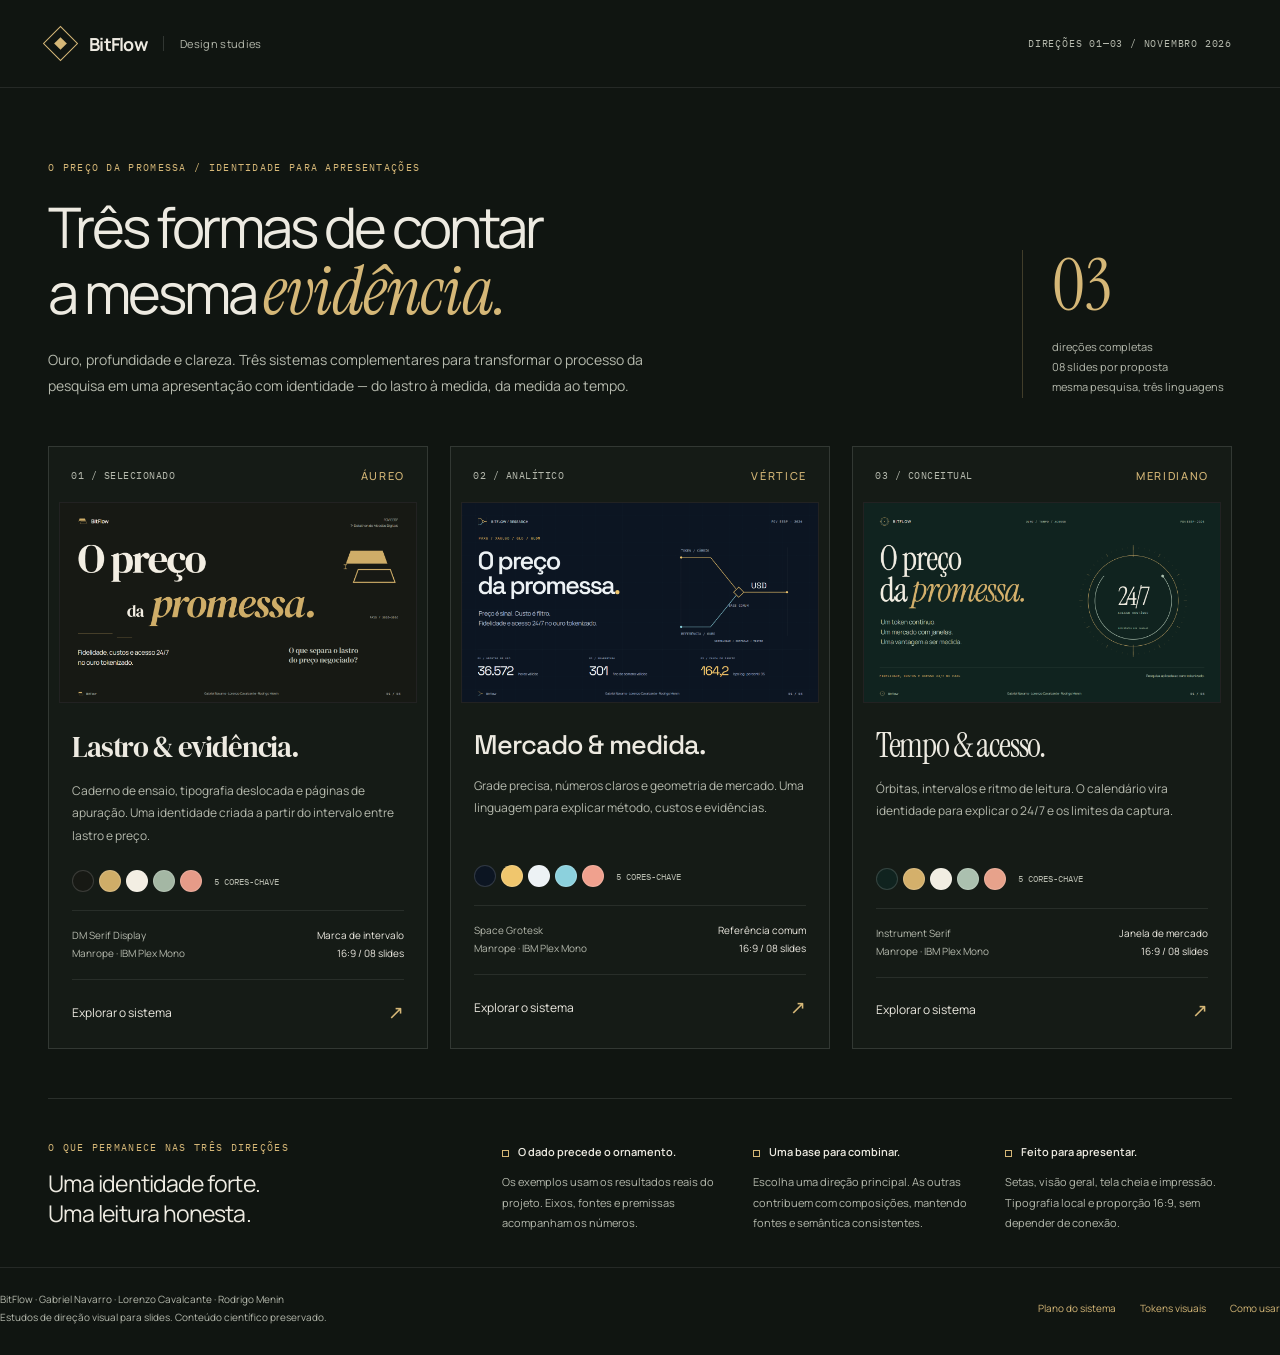
<file: slides/design-systems/index.html>
<!doctype html>
<html lang="pt-BR">
<head>
  <meta charset="utf-8">
  <meta name="viewport" content="width=device-width,initial-scale=1">
  <meta name="description" content="Três sistemas visuais para a apresentação O preço da promessa, da equipe BitFlow: Áureo, Vértice e Meridiano.">
  <title>BitFlow — Três direções para a mesma evidência</title>
  <link rel="stylesheet" href="assets/presentation.css">
  <style>
    body{background:#101511;color:#EDEAE1;min-height:100vh}.library-header{max-width:1480px;margin:auto;padding:31px 48px;display:flex;align-items:center;justify-content:space-between;border-bottom:1px solid #ffffff16}.library-brand{font-size:18px;letter-spacing:-.04em;display:flex;align-items:center;gap:16px;text-decoration:none}.library-brand b{font-weight:700}.brand-square{width:25px;height:25px;border:1px solid #D5B777;display:flex;align-items:center;justify-content:center;transform:rotate(45deg)}.brand-square:after{content:'';display:block;width:9px;height:9px;background:#D5B777}.library-brand>span:last-child{font-size:11px;letter-spacing:.03em;color:#B5B9AD;padding-left:16px;border-left:1px solid #ffffff24}.library-header>.mono{font-size:10px;letter-spacing:.08em;color:#B5B9AD}.library-main{max-width:1480px;margin:auto;padding:66px 48px 0}.intro{display:flex;justify-content:space-between;gap:70px;align-items:flex-end;margin-bottom:48px}.overline{font:10px 'IBM Plex Mono';letter-spacing:.13em;text-transform:uppercase;color:#D5B777}.intro h1{font:400 56px/1.08 Manrope;letter-spacing:-.055em;margin:21px 0 22px}.intro h1 em{font:400 italic 68px/1 'Instrument Serif';letter-spacing:-.015em;color:#D5B777}.intro p{font-size:14px;line-height:1.8;color:#B5B9AD;max-width:610px;margin:0}.intro-aside{border-left:1px solid #D5B77740;padding:0 0 1px 29px;min-width:210px}.intro-aside strong{display:block;font:400 72px 'Instrument Serif';line-height:1;color:#D5B777}.intro-aside p{font-size:11px;line-height:1.8;margin-top:15px}.direction-grid{display:grid;grid-template-columns:repeat(3,1fr);gap:22px}.direction{border:1px solid #ffffff20;min-width:0;background:#151B16;transition:transform .2s,border-color .2s}.direction:hover{transform:translateY(-5px);border-color:#D5B77765}.direction-top{padding:21px 22px 19px;display:flex;justify-content:space-between;align-items:center}.direction-top span{font:10px 'IBM Plex Mono';color:#B5B9AD;letter-spacing:.05em}.direction-top b{font-size:11px;font-weight:500;letter-spacing:.15em;color:#D5B777}.cover-link{display:block;position:relative;overflow:hidden;margin:0 10px;border:1px solid #ffffff12;aspect-ratio:16/9;background:#111}.cover-link img{width:100%;height:100%;display:block;object-fit:cover;transition:transform .35s}.cover-link:hover img{transform:scale(1.025)}.direction-copy{padding:24px 23px 23px}.direction h2{font-size:26px;letter-spacing:-.04em;font-weight:500;margin:0 0 13px}.direction:first-child h2{font-family:'DM Serif Display';font-size:29px;font-weight:400}.direction:nth-child(2) h2{font-family:'Space Grotesk';font-size:27px}.direction:nth-child(3) h2{font-family:'Instrument Serif';font-size:34px;font-weight:400;line-height:1.1}.direction-description{font-size:12px;line-height:1.85;color:#B5B9AD;min-height:67px;margin:0}.mini-palette{display:flex;gap:5px;margin:23px 0 18px;align-items:center}.mini-palette i{width:22px;height:22px;border-radius:50%;border:1px solid #ffffff26}.mini-palette span{font:9px 'IBM Plex Mono';color:#B5B9AD;margin-left:7px}.direction-meta{padding:15px 0 17px;border-top:1px solid #ffffff15;font-size:10px;line-height:1.8;color:#B5B9AD;display:flex;justify-content:space-between;gap:12px}.direction-meta span:last-child{text-align:right;color:#EDEAE1}.direction-link{display:flex;align-items:center;justify-content:space-between;border-top:1px solid #ffffff15;padding-top:19px;text-decoration:none;font-size:12px;color:#EDEAE1}.direction-link span:last-child{font-size:19px;color:#D5B777}.direction-link:hover{color:#D5B777}.shared-principles{display:grid;grid-template-columns:1.05fr 2fr;gap:70px;border-top:1px solid #ffffff1c;margin-top:49px;padding-top:35px;padding-bottom:34px}.shared-principles h2{font-size:23px;line-height:1.3;letter-spacing:-.04em;font-weight:400;margin:13px 0 0}.shared-principles>div:last-child{display:grid;grid-template-columns:repeat(3,1fr);gap:25px;padding-top:5px}.principle strong{font-size:11px;font-weight:600}.principle p{font-size:11px;line-height:1.85;color:#B5B9AD;margin:11px 0 0}.principle strong:before{content:'';display:inline-block;width:5px;height:5px;border:1px solid #D5B777;margin-right:9px;vertical-align:middle}.library-footer{max-width:1384px;margin:auto;display:flex;align-items:center;justify-content:space-between;gap:20px;padding:22px 0 29px;border-top:1px solid #ffffff16;font-size:10px;line-height:1.8;color:#B5B9AD}.library-footer nav{display:flex;gap:24px}.library-footer a{text-decoration:none;color:#D5B777}.library-footer a:hover{text-decoration:underline}
    @media(min-width:1700px){.library-main{padding-top:80px}.intro{margin-bottom:60px}.intro h1{font-size:65px}.intro h1 em{font-size:78px}.direction-grid{gap:30px}.direction-description{font-size:13px}.direction-copy{padding:28px}.direction h2{margin-bottom:15px}}
    @media(max-width:1050px){.library-header{padding:25px 28px}.library-main{padding:45px 28px 0}.intro h1{font-size:43px}.intro h1 em{font-size:53px}.intro-aside{min-width:175px}.direction-grid{gap:14px}.direction-top,.direction-copy{padding:18px}.direction h2{font-size:22px}.direction:nth-child(2) h2{font-size:23px}.direction-description{font-size:11px;min-height:84px}.direction-meta{display:block}.direction-meta span{display:block}.direction-meta span:last-child{text-align:left;margin-top:4px}.mini-palette span{display:none}.shared-principles{gap:35px}.library-footer{margin:0 28px}}
    @media(max-width:720px){.library-header{padding:22px}.library-header>.mono{font-size:8px}.library-brand>span:last-child{display:none}.library-main{padding:35px 22px 0}.intro{display:block;margin-bottom:30px}.intro h1{font-size:38px}.intro h1 em{font-size:48px}.intro p{font-size:12px}.intro-aside{display:none}.direction-grid{grid-template-columns:1fr;gap:24px}.direction-top{padding:20px 22px}.direction-copy{padding:23px}.direction-description{min-height:0;font-size:13px}.direction-meta{display:flex}.direction-meta span:last-child{text-align:right;margin:0}.mini-palette span{display:inline}.shared-principles{grid-template-columns:1fr;gap:27px;margin-top:35px}.shared-principles>div:last-child{grid-template-columns:1fr;gap:20px}.principle p{max-width:100%;margin-top:7px}.library-footer{display:block;margin:0 22px;font-size:10px}.library-footer nav{margin-top:15px;gap:22px}}
    @media print{.library-header,.library-main,.library-footer{display:block!important;width:auto!important}.direction-grid{display:grid!important;grid-template-columns:repeat(3,1fr)!important}.library-footer{break-before:avoid}@page{size:landscape;margin:20px}}
  </style>
</head>
<body>
  <header class="library-header"><a href="index.html" class="library-brand"><span class="brand-square" aria-hidden="true"></span><b>BitFlow</b><span>Design studies</span></a><span class="mono">DIREÇÕES 01—03 / NOVEMBRO 2026</span></header>
  <main class="library-main">
    <section class="intro" aria-labelledby="intro-title"><div><span class="overline">O preço da promessa / Identidade para apresentações</span><h1 id="intro-title">Três formas de contar<br>a mesma <em>evidência.</em></h1><p>Ouro, profundidade e clareza. Três sistemas complementares para transformar o processo da pesquisa em uma apresentação com identidade — do lastro à medida, da medida ao tempo.</p></div><aside class="intro-aside"><strong>03</strong><p>direções completas<br>08 slides por proposta<br>mesma pesquisa, três linguagens</p></aside></section>
    <section class="direction-grid" aria-label="Escolher sistema visual">
      <article class="direction"><div class="direction-top"><span>01 / SELECIONADO</span><b>ÁUREO</b></div><a class="cover-link" href="01-aureo.html" aria-label="Abrir apresentação Áureo"><img src="previews/aureo-cover.png" alt="Capa Áureo: título deslocado em marfim e ouro sobre carvão, com duas lâminas separadas pela marca de intervalo." width="1280" height="720"></a><div class="direction-copy"><h2>Lastro &amp; evidência.</h2><p class="direction-description">Caderno de ensaio, tipografia deslocada e páginas de apuração. Uma identidade criada a partir do intervalo entre lastro e preço.</p><div class="mini-palette" aria-label="Carvão, ouro, marfim, verde e terracota"><i style="background:#171914"></i><i style="background:#CFAD68"></i><i style="background:#F3EEE3"></i><i style="background:#A4B7A4"></i><i style="background:#E69B88"></i><span>5 CORES-CHAVE</span></div><div class="direction-meta"><span>DM Serif Display<br>Manrope · IBM Plex Mono</span><span>Marca de intervalo<br>16:9 / 08 slides</span></div><a class="direction-link" href="01-aureo.html"><span>Explorar o sistema</span><span aria-hidden="true">↗</span></a></div></article>
      <article class="direction"><div class="direction-top"><span>02 / ANALÍTICO</span><b>VÉRTICE</b></div><a class="cover-link" href="02-vertice.html" aria-label="Abrir apresentação Vértice"><img src="previews/vertice-cover.png" alt="Capa Vértice: azul profundo, ouro e azul mineral com duas trajetórias chegando a uma referência comum." width="1280" height="720"></a><div class="direction-copy"><h2>Mercado &amp; medida.</h2><p class="direction-description">Grade precisa, números claros e geometria de mercado. Uma linguagem para explicar método, custos e evidências.</p><div class="mini-palette" aria-label="Azul profundo, ouro, branco frio, azul mineral e coral"><i style="background:#0C1522"></i><i style="background:#F0C66D"></i><i style="background:#EDF2F5"></i><i style="background:#8CD1DD"></i><i style="background:#F0A18E"></i><span>5 CORES-CHAVE</span></div><div class="direction-meta"><span>Space Grotesk<br>Manrope · IBM Plex Mono</span><span>Referência comum<br>16:9 / 08 slides</span></div><a class="direction-link" href="02-vertice.html"><span>Explorar o sistema</span><span aria-hidden="true">↗</span></a></div></article>
      <article class="direction"><div class="direction-top"><span>03 / CONCEITUAL</span><b>MERIDIANO</b></div><a class="cover-link" href="03-meridiano.html" aria-label="Abrir apresentação Meridiano"><img src="previews/meridiano-cover.png" alt="Capa Meridiano: verde noturno, ouro antigo e órbitas representando o acesso contínuo e as janelas de mercado." width="1280" height="720"></a><div class="direction-copy"><h2>Tempo &amp; acesso.</h2><p class="direction-description">Órbitas, intervalos e ritmo de leitura. O calendário vira identidade para explicar o 24/7 e os limites da captura.</p><div class="mini-palette" aria-label="Verde noturno, ouro antigo, calcário, sálvia e argila"><i style="background:#10231F"></i><i style="background:#D4B06B"></i><i style="background:#F1EDE2"></i><i style="background:#ABC0AF"></i><i style="background:#E7A28B"></i><span>5 CORES-CHAVE</span></div><div class="direction-meta"><span>Instrument Serif<br>Manrope · IBM Plex Mono</span><span>Janela de mercado<br>16:9 / 08 slides</span></div><a class="direction-link" href="03-meridiano.html"><span>Explorar o sistema</span><span aria-hidden="true">↗</span></a></div></article>
    </section>
    <section class="shared-principles" aria-labelledby="shared-title"><div><span class="overline">O que permanece nas três direções</span><h2>Uma identidade forte.<br>Uma leitura honesta.</h2></div><div><div class="principle"><strong>O dado precede o ornamento.</strong><p>Os exemplos usam os resultados reais do projeto. Eixos, fontes e premissas acompanham os números.</p></div><div class="principle"><strong>Uma base para combinar.</strong><p>Escolha uma direção principal. As outras contribuem com composições, mantendo fontes e semântica consistentes.</p></div><div class="principle"><strong>Feito para apresentar.</strong><p>Setas, visão geral, tela cheia e impressão. Tipografia local e proporção 16:9, sem depender de conexão.</p></div></div></section>
  </main>
  <footer class="library-footer"><span>BitFlow · Gabriel Navarro · Lorenzo Cavalcante · Rodrigo Menin<br>Estudos de direção visual para slides. Conteúdo científico preservado.</span><nav aria-label="Documentação visual"><a href="PLANO.md">Plano do sistema</a><a href="tokens.json">Tokens visuais</a><a href="README.md">Como usar</a></nav></footer>
</body></html>
</file>
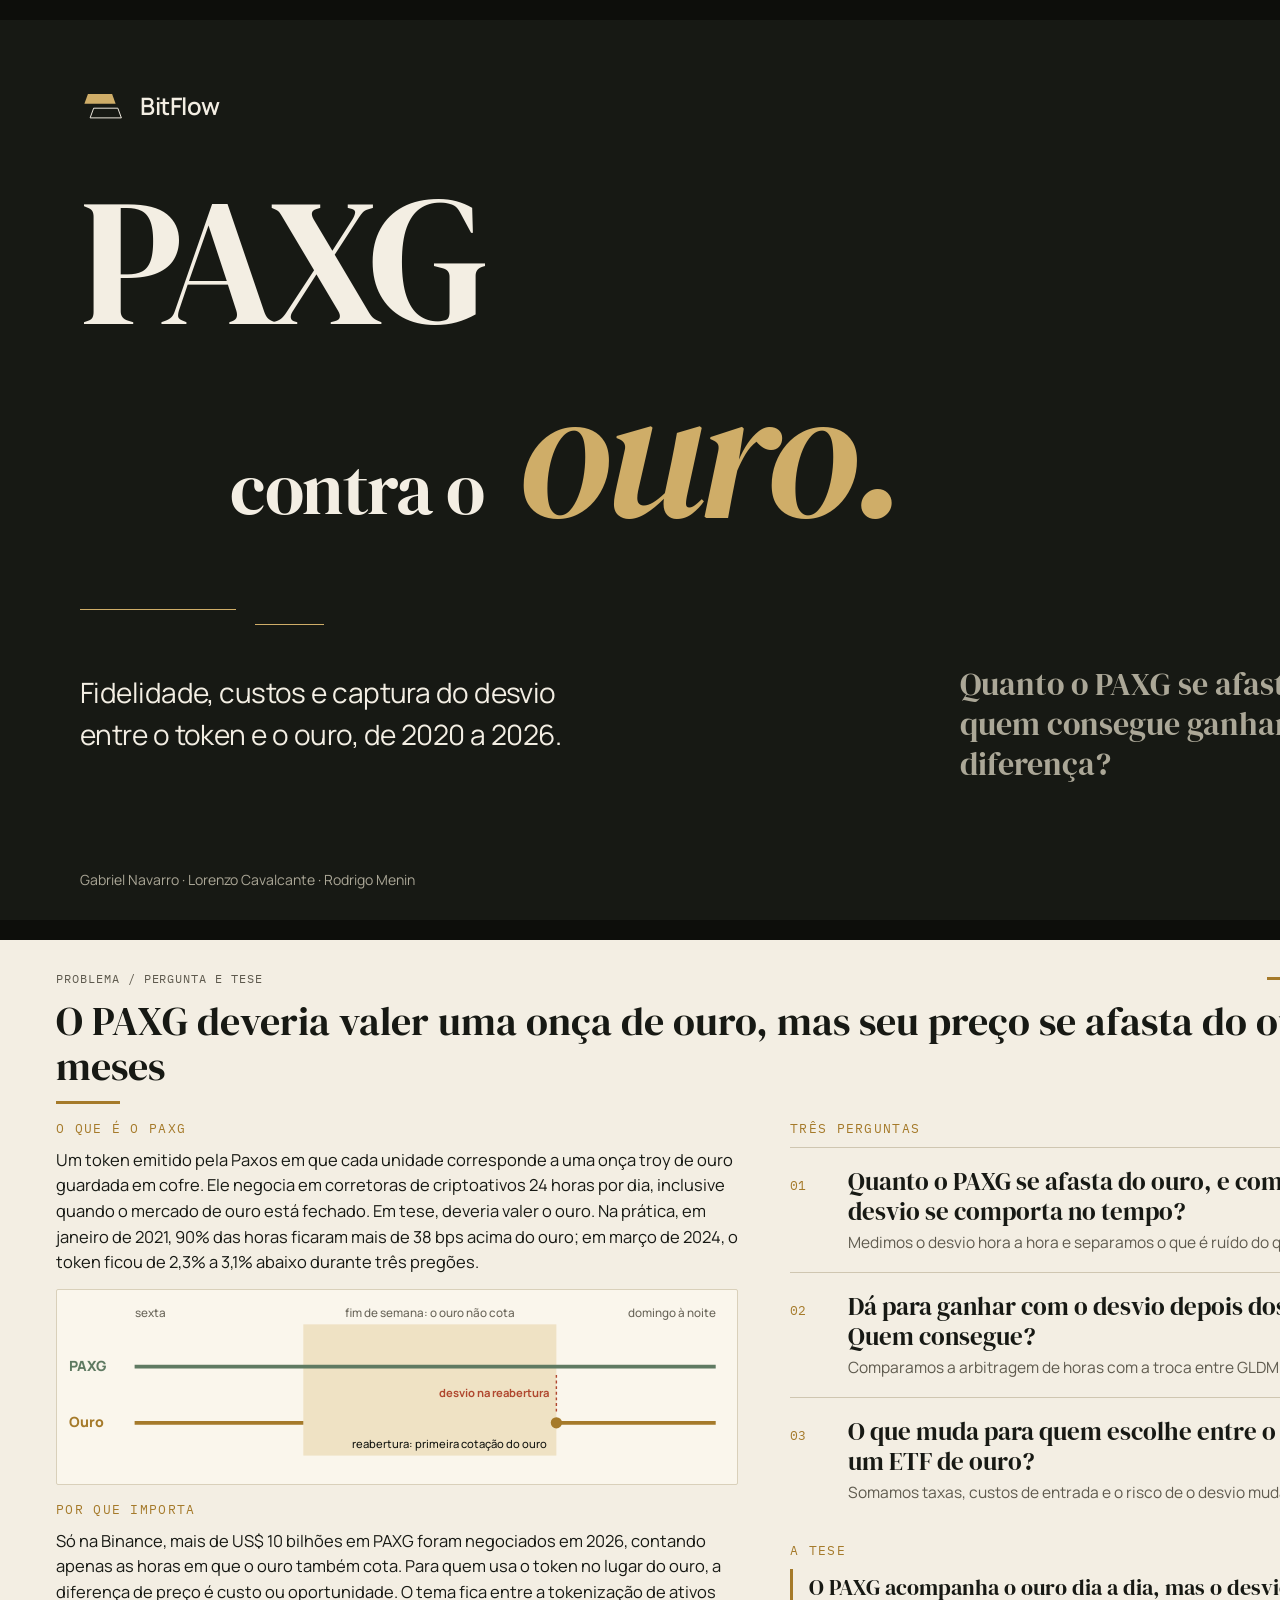
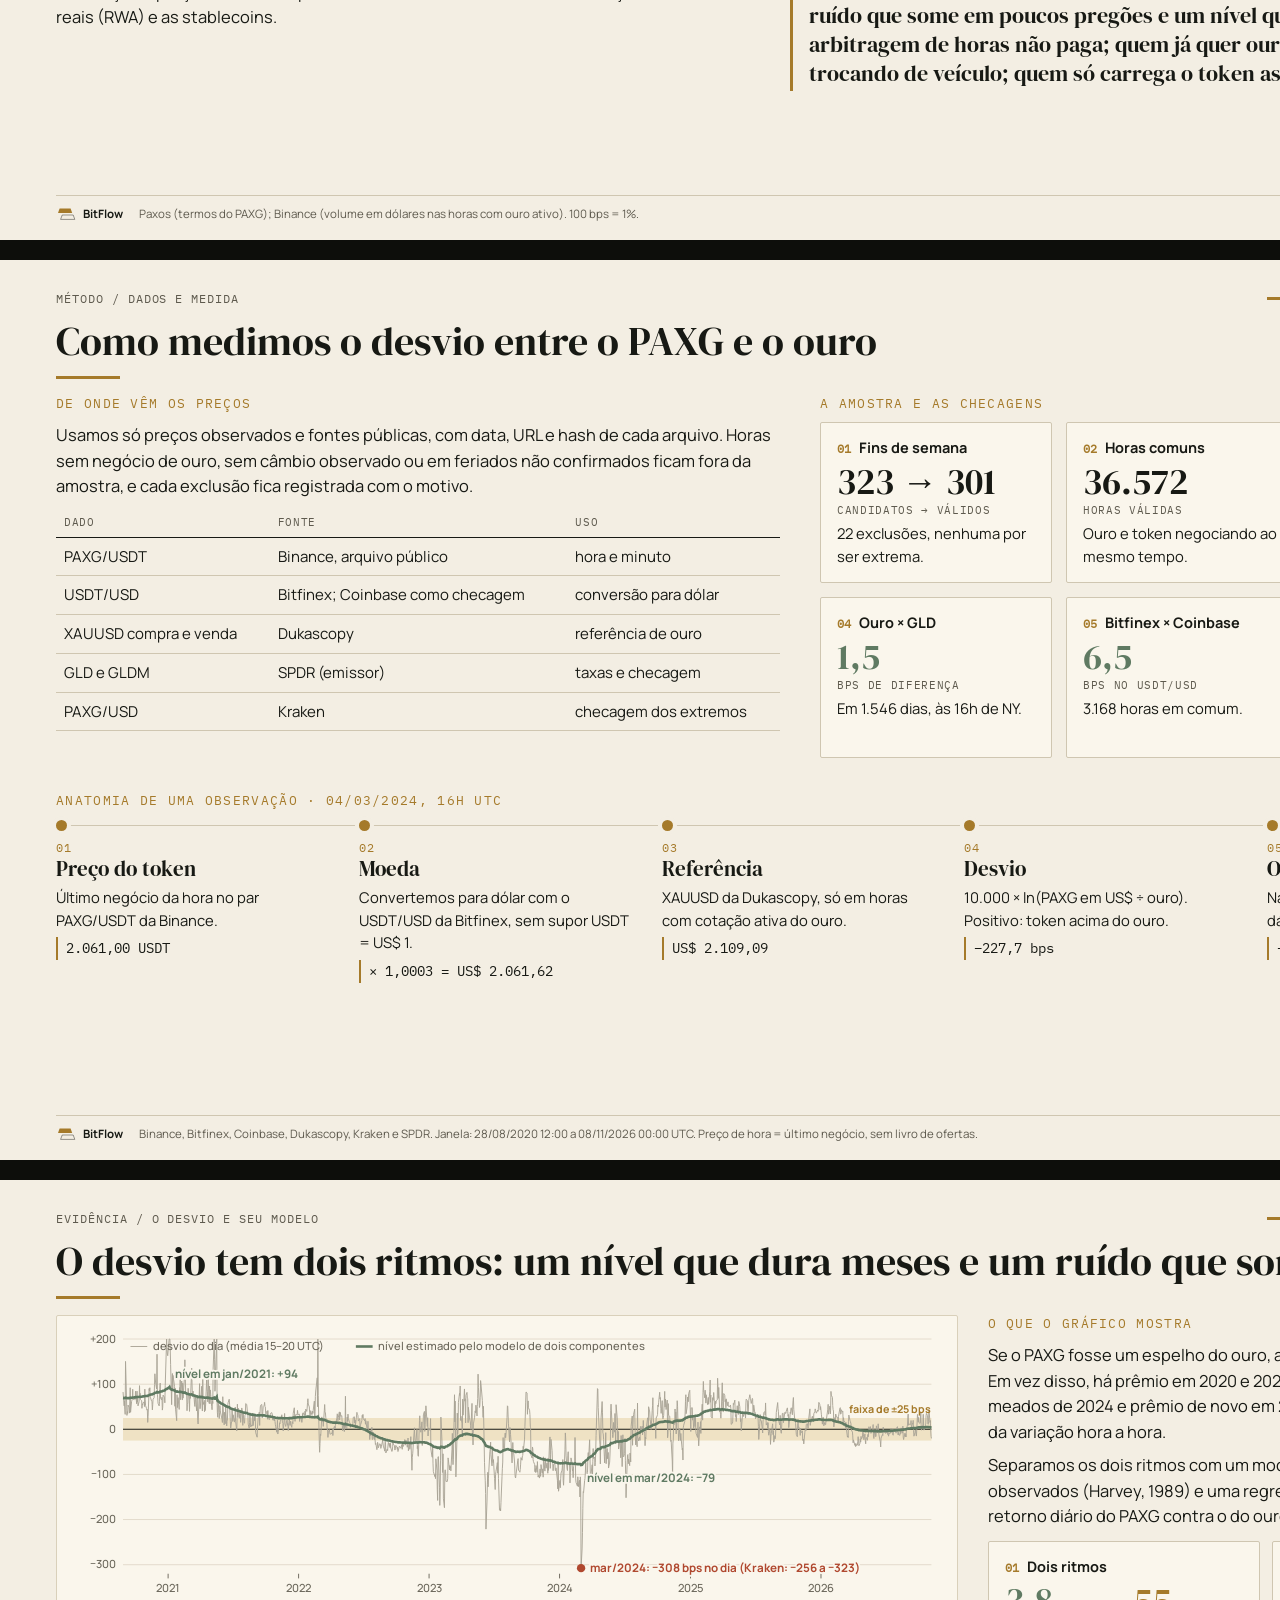
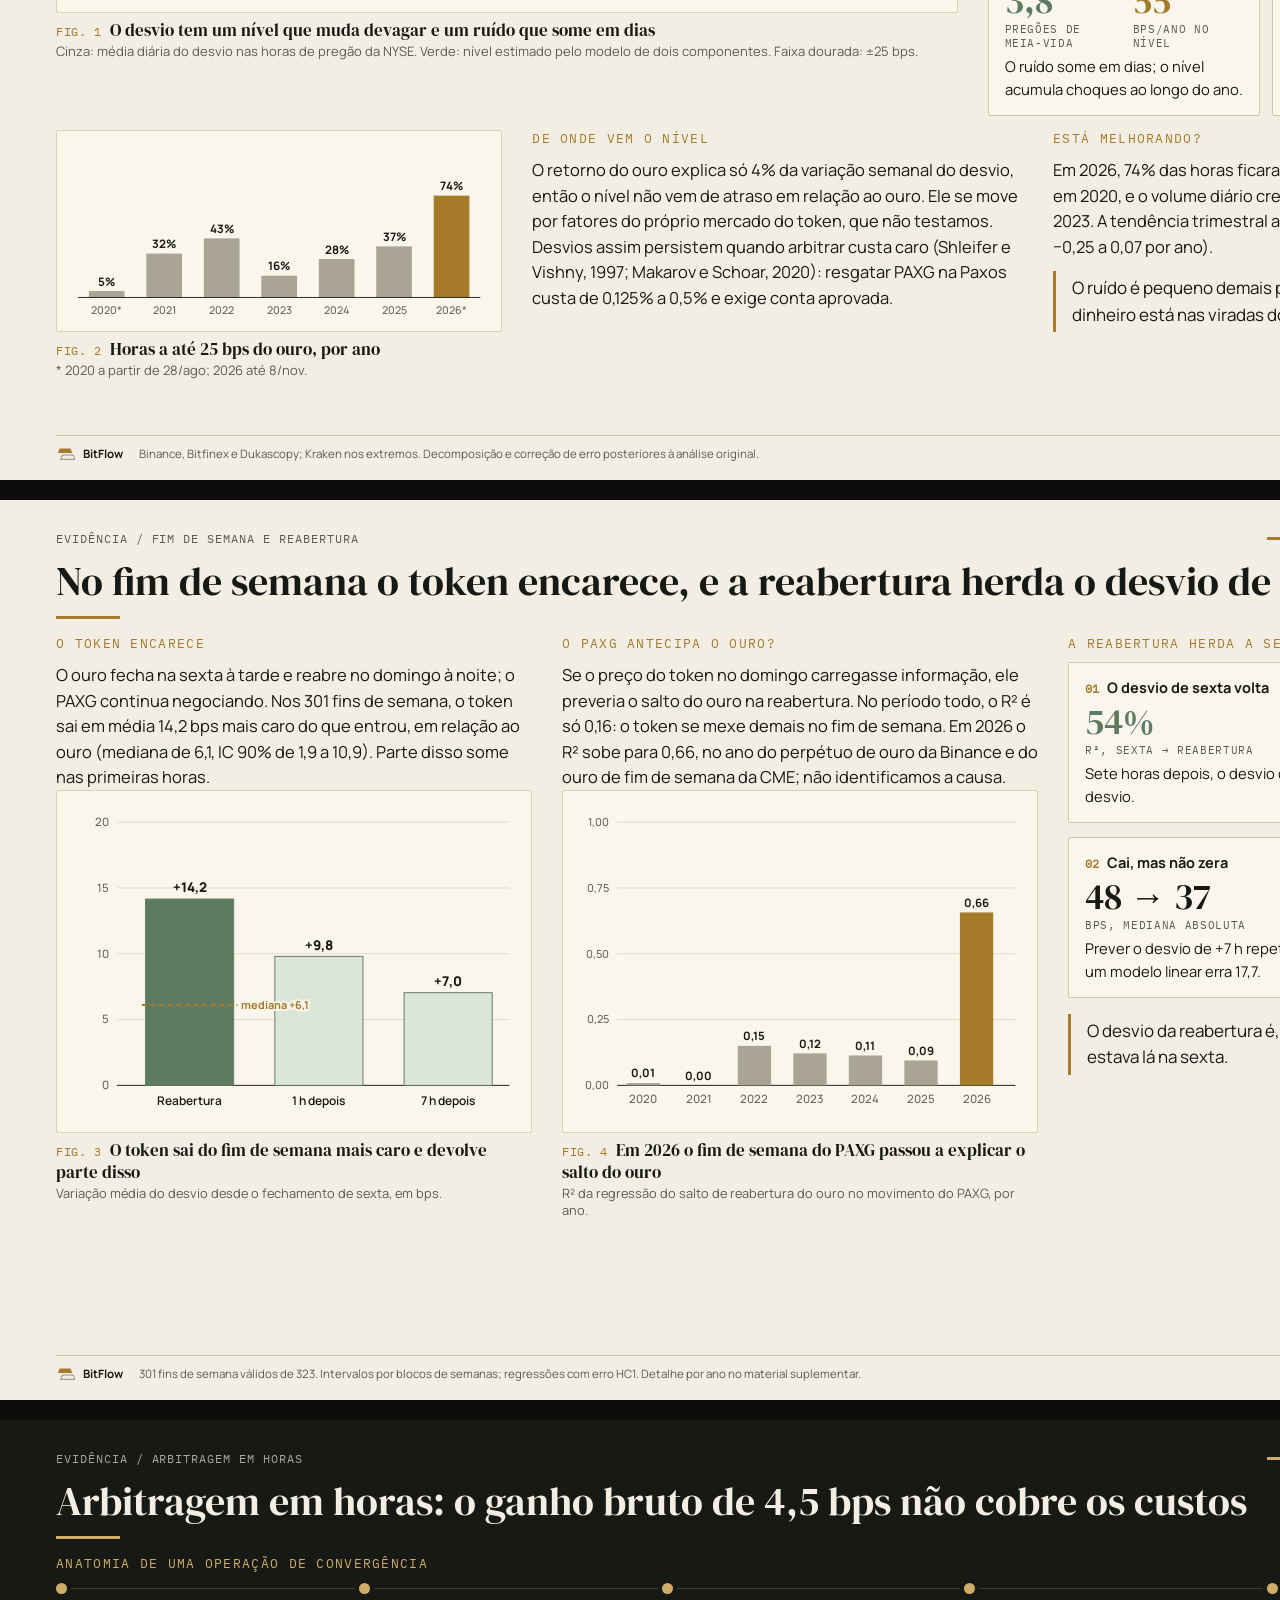
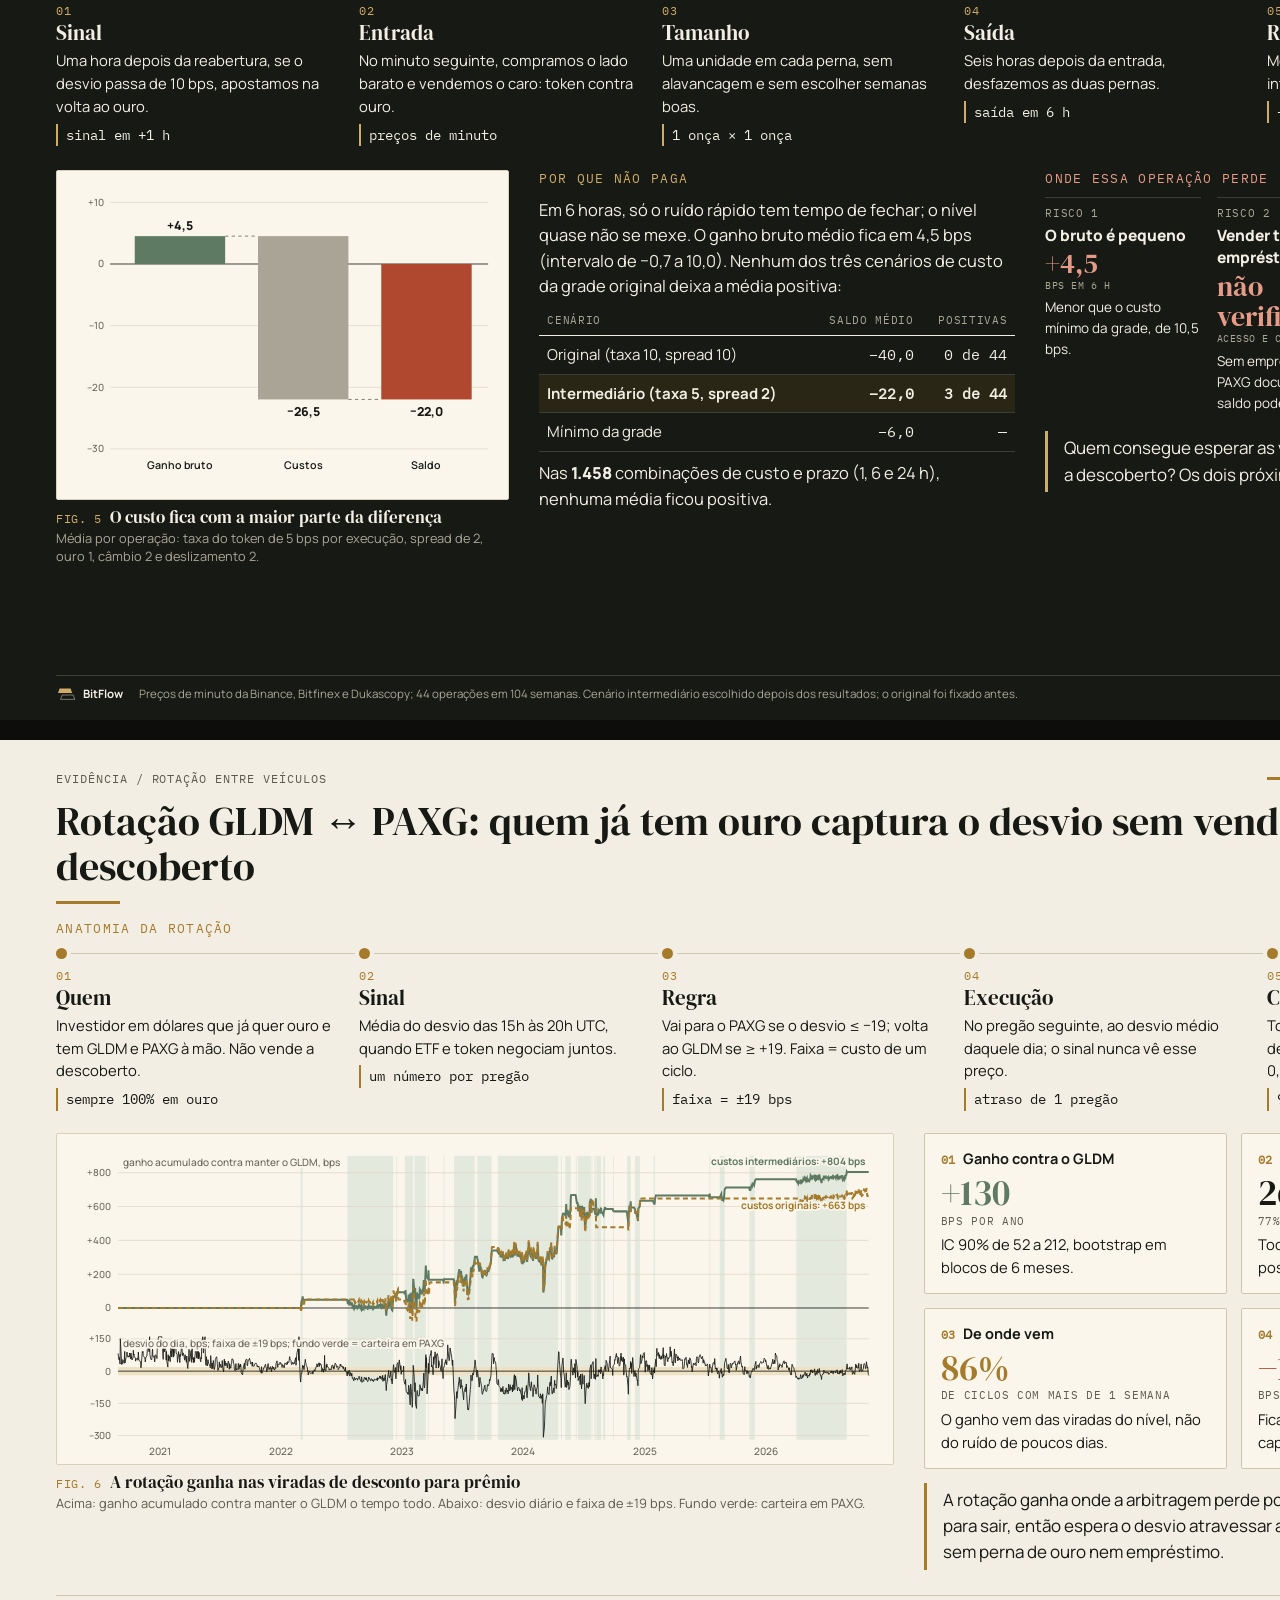
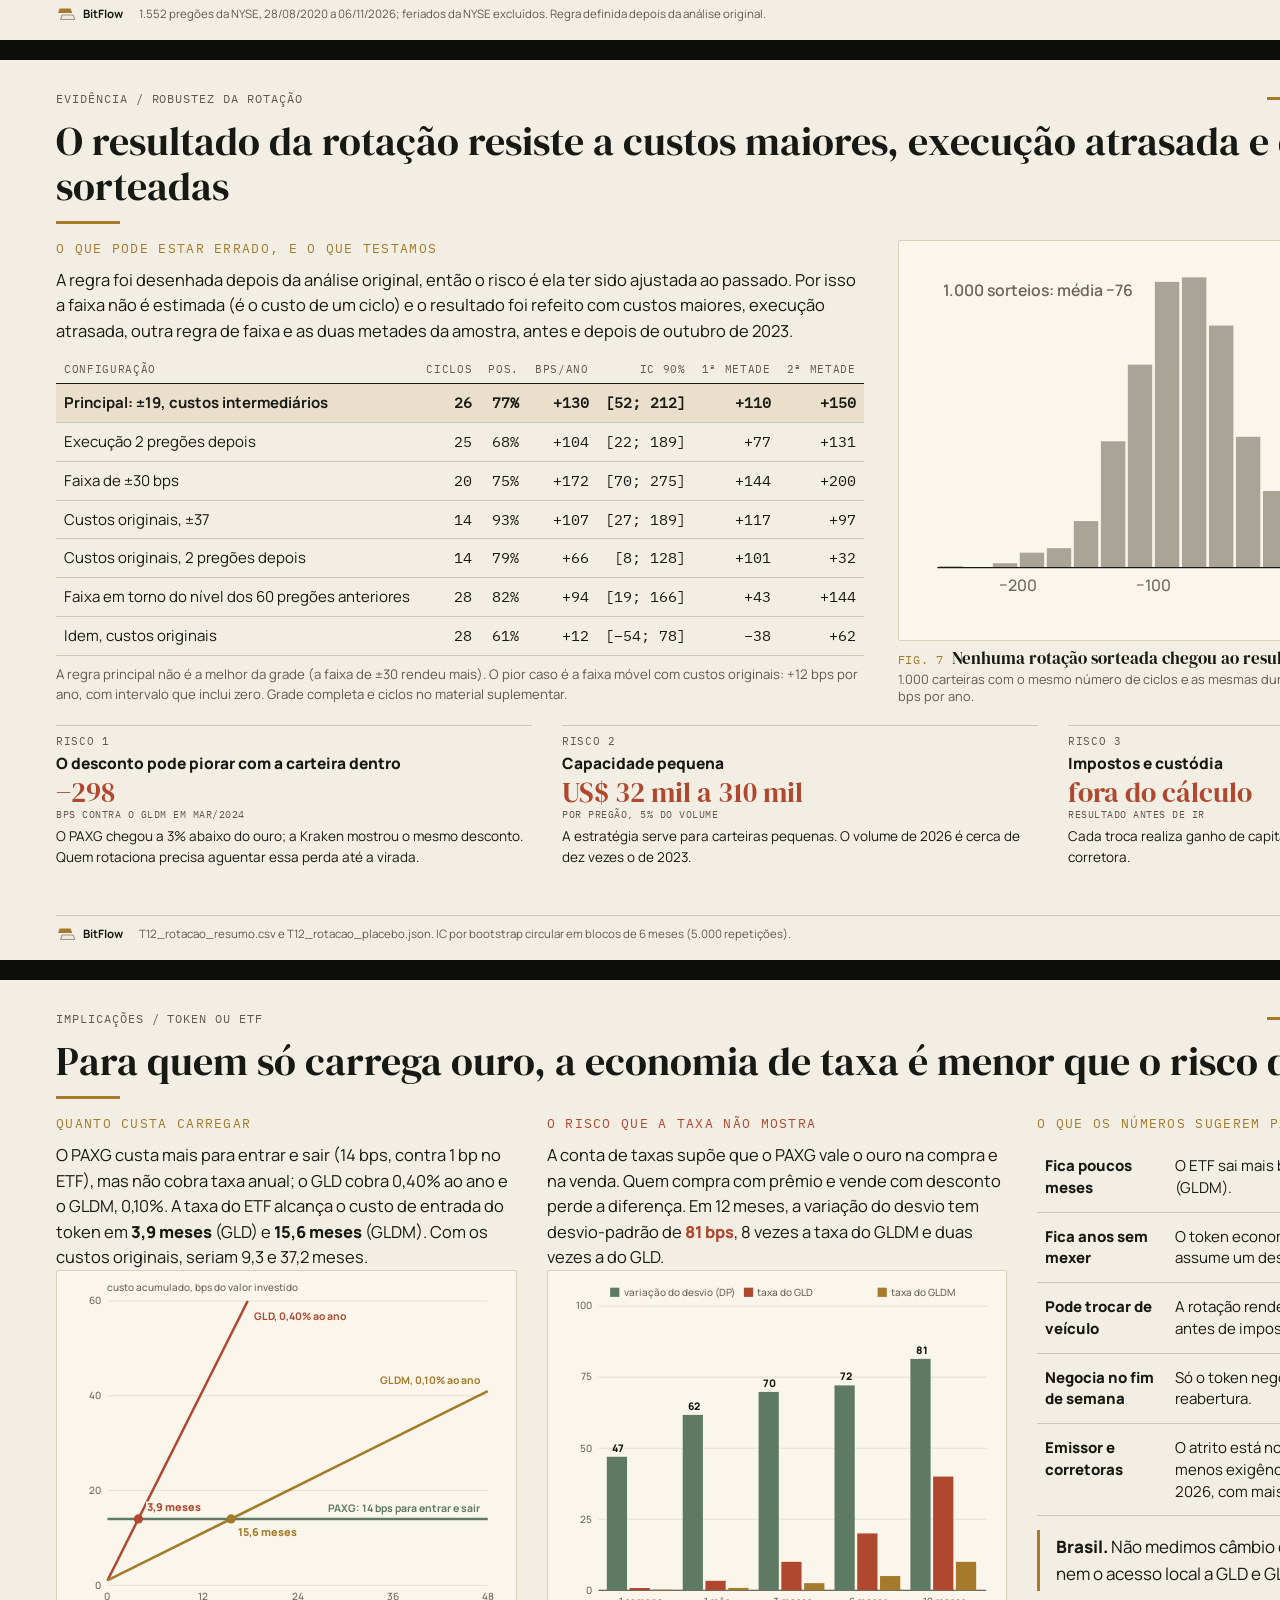
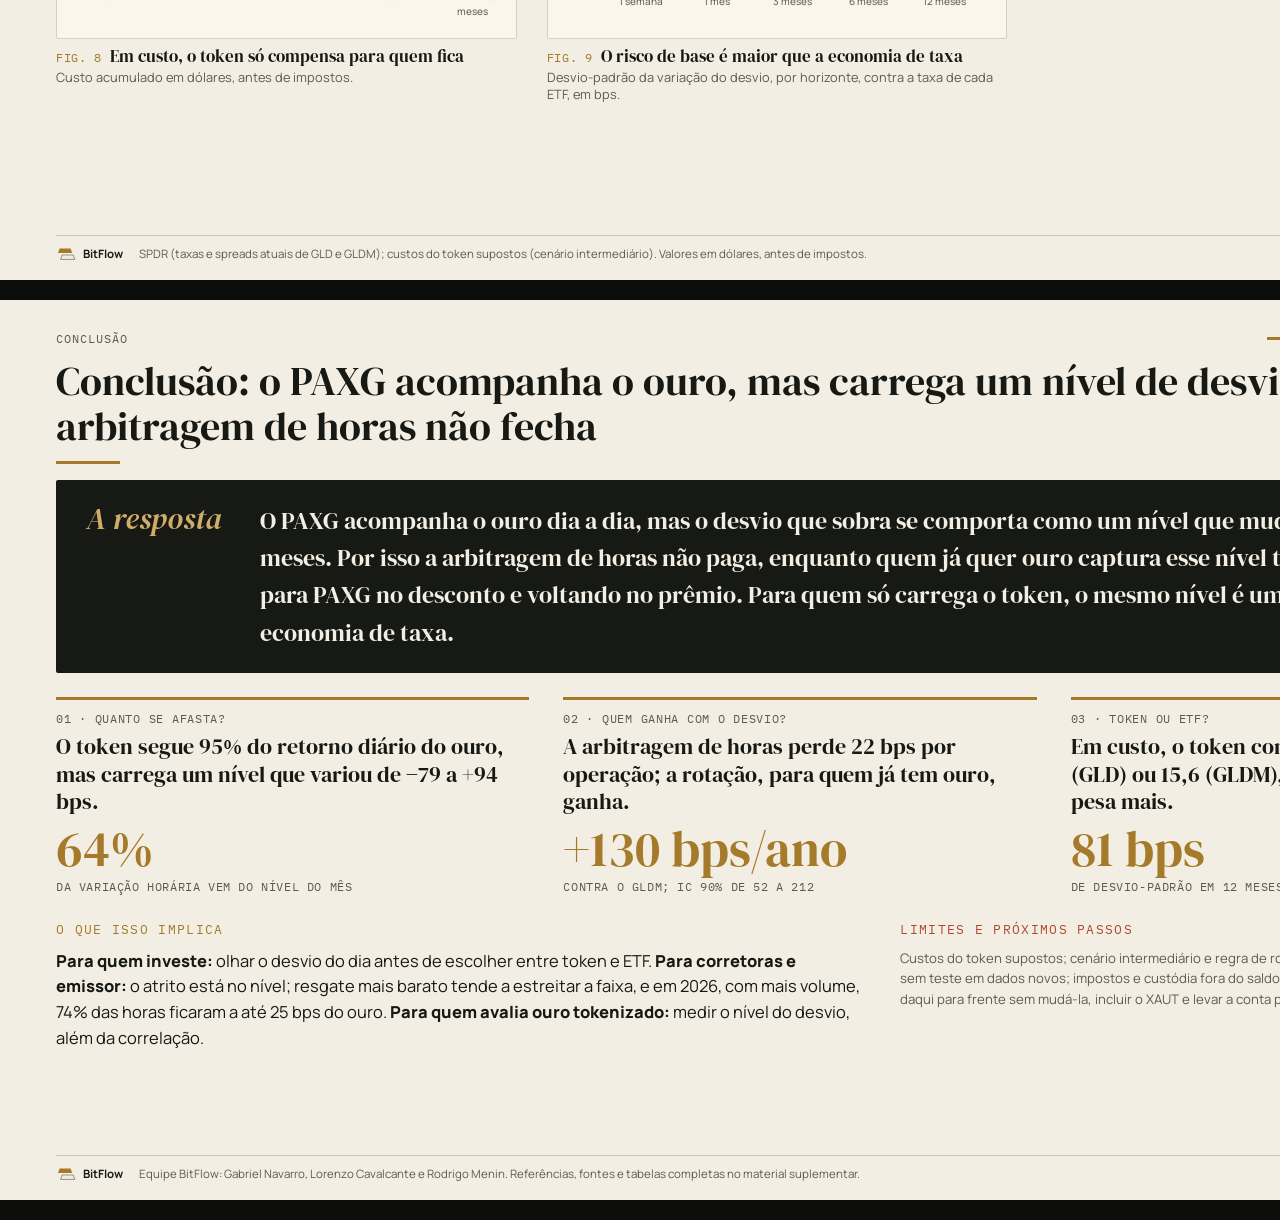
<file: slides/entrega.html>
<!doctype html><html lang="pt-BR"><head><meta charset="utf-8"><meta name="viewport" content="width=1600"><title>PAXG × Ouro · relatório final · BitFlow</title><style>
@font-face{font-family:Manrope;src:url("design-systems/assets/fonts/Manrope.ttf");font-weight:200 800}
@font-face{font-family:DMSerif;src:url("design-systems/assets/fonts/DMSerifDisplay-Regular.ttf")}
@font-face{font-family:DMSerif;font-style:italic;src:url("design-systems/assets/fonts/DMSerifDisplay-Italic.ttf")}
@font-face{font-family:PlexMono;src:url("design-systems/assets/fonts/IBMPlexMono-Regular.ttf")}
@page{size:1600px 900px;margin:0}
*{box-sizing:border-box;margin:0;padding:0}
html{background:#0d0e0b}
body{font-family:Manrope,Arial,sans-serif;font-size:14.5px;line-height:1.45;-webkit-print-color-adjust:exact;print-color-adjust:exact}
.page{--bg:#F3EEE3;--ink:#171914;--muted:#5E5A4E;--line:#CFC6B1;--card:#FAF6EC;--gold:#A57A2A;--paxg:#5F7A62;--neg:#B0482F;
 width:1600px;height:900px;background:var(--bg);color:var(--ink);position:relative;overflow:hidden;margin:20px auto;padding:30px 56px 0;page-break-after:always;break-after:page}
.page.dark{--bg:#171914;--ink:#F3EEE3;--muted:#ABA797;--line:#3B3E34;--card:#1F221B;--gold:#CFAD68;--paxg:#A4B7A4;--neg:#E69B88}
@media print{html{background:none}.page{margin:0}}
.hd{display:flex;align-items:center;justify-content:space-between;font-family:PlexMono,monospace;font-size:12px;letter-spacing:.08em;text-transform:uppercase;color:var(--muted)}
.reg{display:flex;gap:5px;margin-left:auto;margin-right:16px}.reg i{display:block;width:16px;height:3px;background:var(--line)}.reg i.on{background:var(--gold)}
h1{font-family:DMSerif,serif;font-weight:400;font-size:36px;line-height:1.12;margin-top:12px;max-width:1420px}
.rule{width:64px;height:3px;background:var(--gold);margin:12px 0 16px}
.h{font-family:PlexMono,monospace;font-size:12px;letter-spacing:.1em;text-transform:uppercase;color:var(--gold);margin-bottom:6px}
.h.neg{color:var(--neg)}
p{font-size:14.5px}p+p{margin-top:6px}
b{font-weight:800}
.g{color:var(--paxg)}.r{color:var(--neg)}.o{color:var(--gold)}
.grid{display:grid;gap:22px}
.card{background:var(--card);border:1px solid var(--line);border-radius:2px;padding:11px 14px}
.card .ct{font-size:13.5px;font-weight:700;margin-bottom:5px}
.card .ct i{font-style:normal;font-family:PlexMono,monospace;font-size:12px;color:var(--gold);margin-right:8px}
.nums{display:flex;gap:18px;margin-bottom:5px}.nums div{flex:1}
.nums strong{display:block;font-family:DMSerif,serif;font-weight:400;font-size:30px;line-height:1.05}
.nums span{display:block;font-family:PlexMono,monospace;font-size:10px;letter-spacing:.06em;text-transform:uppercase;color:var(--muted);line-height:1.3;margin-top:2px}
.card p{font-size:13px;line-height:1.42}
.fig{background:#FAF6EC;border:1px solid #D9D0BA;border-radius:2px;padding:10px 12px 6px;color:#171914}
.cap{margin-top:7px;font-family:DMSerif,serif;font-size:15.5px;line-height:1.25}
.cap i{font-style:normal;font-family:PlexMono,monospace;font-size:11.5px;color:var(--gold);margin-right:8px;letter-spacing:.06em}
.capd{font-size:12px;color:var(--muted);line-height:1.35;margin-top:2px}
.rail{display:grid;grid-template-columns:repeat(5,1fr);gap:26px;border-top:1px solid var(--line);margin-top:14px;padding-top:14px}
.st{position:relative}
.st:before{content:"";position:absolute;top:-20px;left:0;width:11px;height:11px;border-radius:50%;background:var(--gold);box-shadow:0 0 0 4px var(--bg)}
.st .sn{font-family:PlexMono,monospace;font-size:11.5px;color:var(--gold);letter-spacing:.08em}
.st h3{font-family:DMSerif,serif;font-weight:400;font-size:19px;line-height:1.15;margin:1px 0 4px}
.st p{font-size:13px;line-height:1.42}
.st .k{font-family:PlexMono,monospace;font-size:13px;border-left:2px solid var(--gold);padding:1px 0 1px 8px;margin-top:6px}
table{border-collapse:collapse;width:100%;font-size:13px}
th{text-align:left;font-family:PlexMono,monospace;font-weight:400;font-size:10.5px;letter-spacing:.06em;text-transform:uppercase;color:var(--muted);padding:6px 8px;border-bottom:1px solid var(--ink)}
td{padding:6px 8px;border-bottom:1px solid var(--line)}
td.n,th.n{text-align:right;font-family:PlexMono,monospace;white-space:nowrap}
tr.hl td{background:rgba(165,122,42,.13);font-weight:700}
table.tight td{padding:3px 6px;font-size:11.5px}table.tight th{padding:4px 6px;font-size:10px}
table.tighter td{padding:2px 6px;font-size:11px}
.risk{border-top:1px solid var(--line);padding-top:8px}
.risk .lab{font-family:PlexMono,monospace;font-size:11px;color:var(--muted);letter-spacing:.06em;text-transform:uppercase}
.risk h4{font-size:14px;font-weight:800;margin:2px 0}
.risk strong{display:block;font-family:DMSerif,serif;font-weight:400;font-size:24px;line-height:1.1}
.risk small{display:block;font-family:PlexMono,monospace;font-size:10px;color:var(--muted);text-transform:uppercase;letter-spacing:.05em;margin-bottom:4px}
.risk p{font-size:12.8px;line-height:1.4}
.call{border-left:3px solid var(--gold);padding:4px 0 4px 16px}
.call p{font-size:14.5px}
.call.serif p{font-family:DMSerif,serif;font-size:19px;line-height:1.3}
.box{border-left:3px solid var(--gold);padding:4px 0 4px 16px}
.box.gold{border-color:var(--gold)}
.sheet{--ink:#171914;--muted:#5E5A4E;--line:#CFC6B1;--card:#FFFFFF;--gold:#A57A2A;--paxg:#5F7A62;--neg:#B0482F;background:#F3EEE3;color:#171914;border-radius:2px;padding:20px 24px}
.roadrow{display:grid;grid-template-columns:36px 1fr 220px;gap:12px;align-items:baseline;border-top:1px solid var(--line);padding:8px 0}
.roadrow .n{font-family:PlexMono,monospace;font-size:12px;color:var(--gold)}
.roadrow h3{font-family:DMSerif,serif;font-weight:400;font-size:18px;line-height:1.2}
.roadrow p{font-size:12.8px;color:var(--muted);line-height:1.35}
.roadrow .v{font-family:PlexMono,monospace;font-size:13px;text-align:right}
.ft{position:absolute;left:56px;right:56px;bottom:16px;display:flex;align-items:center;gap:16px;border-top:1px solid var(--line);padding-top:8px;font-size:11.5px;color:var(--muted)}
.ft .brand{display:flex;align-items:center;gap:7px;color:var(--ink);font-weight:700;white-space:nowrap}
.ft .src{flex:1}
.ft .mono{font-family:PlexMono,monospace;white-space:nowrap}
.small{font-size:12px;color:var(--muted);line-height:1.38}
a{color:var(--gold);text-decoration:none}
.cover{--bg:#171914;--ink:#F3EEE3;--muted:#ABA797;--line:#3B3E34;--gold:#CFAD68;width:1600px;height:900px;background:#171914;color:#F3EEE3;position:relative;overflow:hidden;margin:20px auto;page-break-after:always;break-after:page}
@media print{.cover{margin:0}}
.cover .imprint{position:absolute;left:80px;top:64px;display:flex;align-items:center;gap:16px;font-size:24px;font-weight:600;letter-spacing:-.02em}
.cover .event{position:absolute;right:80px;top:66px;text-align:right;font-size:15px;line-height:1.75;color:var(--muted)}
.cover .title{position:absolute;left:80px;top:150px;font-family:DMSerif,serif;font-size:181px;line-height:1.01;letter-spacing:-.04em}
.cover .title span{display:block}
.cover .title .second{margin-left:150px;margin-top:10px;white-space:nowrap}
.cover .title small{font-size:72px;letter-spacing:-.02em;position:relative;top:-3px}
.cover .title em{font-family:DMSerif,serif;font-style:italic;color:var(--gold);letter-spacing:-.035em}
.cover .mark{position:absolute;right:80px;top:158px;color:var(--gold)}
.cover .regi{position:absolute;left:80px;top:589px;display:flex;gap:19px}
.cover .regi i{display:block;height:1px;background:var(--gold);width:156px}.cover .regi i:last-child{position:relative;top:15px;width:69px}
.cover .desc{position:absolute;left:80px;top:651px;font-size:28px;line-height:1.5;letter-spacing:-.02em}
.cover .question{position:absolute;left:960px;top:644px;width:560px;font-family:DMSerif,serif;font-size:32px;line-height:1.25;color:var(--muted)}
.cover .date{position:absolute;right:80px;top:509px;font-family:PlexMono,monospace;font-size:13px;letter-spacing:.06em;color:var(--muted)}
.cover .cft{position:absolute;left:80px;right:80px;bottom:30px;display:flex;justify-content:space-between;align-items:center;font-size:14px;color:var(--muted)}
.cover .cft .mono{font-family:PlexMono,monospace;font-size:13px}
.qrow{display:grid;grid-template-columns:44px 1fr 150px;gap:14px;align-items:baseline;border-top:1px solid var(--line);padding:14px 0}
.qrow .n{font-family:PlexMono,monospace;font-size:13px;color:var(--gold)}
.qrow h3{font-family:DMSerif,serif;font-weight:400;font-size:23px;line-height:1.2}
.qrow p{font-size:14px;color:var(--muted);margin-top:4px}
.qrow .w{font-family:PlexMono,monospace;font-size:12px;color:var(--muted);text-align:right;text-transform:uppercase;letter-spacing:.06em}
.band{background:#171914;color:#F3EEE3;border-radius:2px;padding:22px 30px;display:grid;grid-template-columns:150px 1fr;gap:24px;align-items:start}
.band .lab{font-family:DMSerif,serif;font-style:italic;color:#CFAD68;font-size:26px;line-height:1.1}
.band p{font-family:DMSerif,serif;font-size:22px;line-height:1.35}
.ans{border-top:3px solid var(--gold);padding-top:10px}
.ans .q{font-family:PlexMono,monospace;font-size:12px;letter-spacing:.06em;text-transform:uppercase;color:var(--muted)}
.ans h3{font-family:DMSerif,serif;font-weight:400;font-size:20px;line-height:1.25;margin:6px 0 8px}
.ans strong{display:block;font-family:DMSerif,serif;font-weight:400;font-size:40px;line-height:1;color:var(--gold)}
.ans small{display:block;font-family:PlexMono,monospace;font-size:11px;letter-spacing:.05em;text-transform:uppercase;color:var(--muted);margin-top:4px}
.roomy p{font-size:15.5px;line-height:1.5}.roomy .st p,.roomy .card p{font-size:14px}.roomy .st h3{font-size:20px}
.roomy .roadrow{padding:10px 0}.roomy .roadrow h3{font-size:20px}.roomy .roadrow p{font-size:13.5px}.roomy .call.serif p{font-size:21px}
.roomy .sheet.compact .roadrow{padding:7px 0}.roomy .sheet.compact .roadrow h3{font-size:18px}.roomy .sheet.compact .roadrow p{font-size:12.8px}.roomy .sheet.compact .call.serif p{font-size:19px}
.roomy td{font-size:14px}
.big h1{font-size:40px}.big .h{font-size:13px;margin-bottom:8px}
.big p{font-size:16.5px;line-height:1.55}.big p+p{margin-top:8px}
.big .st p,.big .card p{font-size:14.8px}.big .st h3{font-size:21px}.big .st .k{font-size:14px}
.big .card{padding:14px 16px}.big .card .ct{font-size:14.5px}.big .nums strong{font-size:36px}.big .nums span{font-size:11px}
.big td{font-size:15px;padding:8px}.big th{font-size:11px}
.big .risk p{font-size:14.8px}.big .risk strong{font-size:28px}.big .risk h4{font-size:15.5px}
.big .call p{font-size:17px}.big .call.serif p{font-size:22px}
.big .cap{font-size:17px}.big .capd{font-size:13px}
.big .qrow{padding:18px 0}.big .qrow h3{font-size:25px}.big .qrow p{font-size:15.5px}
.big .band p{font-size:24px}.big .band .lab{font-size:30px}
.big .ans h3{font-size:22px}.big .ans strong{font-size:50px}.big .ans small{font-size:12px}
.big .small{font-size:14px}
.big table.airy td{padding:13px 8px;vertical-align:top}.roomy .small{font-size:13.2px}.roomy .risk p{font-size:13.5px}.roomy .capd{font-size:12.8px}
</style></head><body><section class="cover">
<div class="imprint"><svg viewBox="0 0 100 100" style="width:44px;height:44px;display:block" aria-hidden="true"><path d="M18 23h55l8 22H10z" fill="var(--gold)"/><path d="M31 55h55l8 22H23z" fill="none" stroke="#F3EEE3" stroke-width="2.2"/></svg>BitFlow</div>
<div class="event">FGV EESP<br>7º Datathon de Moedas Digitais</div>
<div class="title"><span>PAXG</span><span class="second"><small>contra o</small> <em>ouro.</em></span></div>
<div class="mark"><svg viewBox="0 0 100 100" style="width:262px;height:262px;display:block" aria-hidden="true"><path d="M18 23h55l8 22H10z" fill="var(--gold)"/><path d="M31 55h55l8 22H23z" fill="none" stroke="var(--gold)" stroke-width="2.2"/></svg></div>
<div class="date">PAXG / 2020—2026</div>
<div class="regi"><i></i><i></i></div>
<div class="desc">Fidelidade, custos e captura do desvio<br>entre o token e o ouro, de 2020 a 2026.</div>
<div class="question">Quanto o PAXG se afasta do ouro, e quem consegue ganhar com essa diferença?</div>
<div class="cft"><span>Gabriel Navarro · Lorenzo Cavalcante · Rodrigo Menin</span><span class="mono">01 / 10</span></div>
</section><section class="page light roomy big"><div class="hd"><span>Problema / Pergunta e tese</span><div class="reg"><i class="on"></i><i class="on"></i><i class=""></i><i class=""></i><i class=""></i><i class=""></i><i class=""></i><i class=""></i><i class=""></i><i class=""></i></div><span>02 / 10</span></div><h1>O PAXG deveria valer uma onça de ouro, mas seu preço se afasta do ouro por meses</h1><div class="rule"></div>
<div class="grid" style="grid-template-columns:.95fr 1.05fr;gap:52px">
 <div>
  <div class="h">O que é o PAXG</div>
  <p>Um token emitido pela Paxos em que cada unidade corresponde a uma onça troy de ouro guardada em cofre. Ele negocia em corretoras de criptoativos 24 horas por dia, inclusive quando o mercado de ouro está fechado. Em tese, deveria valer o ouro. Na prática, em janeiro de 2021, 90% das horas ficaram mais de 38 bps acima do ouro; em março de 2024, o token ficou de 2,3% a 3,1% abaixo durante três pregões.</p>
  <div class="fig" style="margin-top:14px"><svg xmlns="http://www.w3.org/2000/svg" viewBox="0 0 700 190" style="width:100%;height:auto;display:block" role="img" aria-label="O PAXG negocia sem parar; o ouro de referência fecha no fim de semana."><rect x="250" y="26" width="270" height="140" fill="#EFE2C4"/><text x="70.0" y="18.0" font-size="12.5" fill="#6A665A" text-anchor="start" font-weight="500" >sexta</text><text x="385.0" y="18.0" font-size="12.5" fill="#6A665A" text-anchor="middle" font-weight="500" >fim de semana: o ouro não cota</text><text x="690.0" y="18.0" font-size="12.5" fill="#6A665A" text-anchor="end" font-weight="500" >domingo à noite</text><text x="0.0" y="76.0" font-size="15" fill="#5F7A62" text-anchor="start" font-weight="800" >PAXG</text><path d="M70 71H690" stroke="#5F7A62" stroke-width="4"/><text x="0.0" y="136.0" font-size="15" fill="#A57A2A" text-anchor="start" font-weight="800" >Ouro</text><path d="M70 131H250M520 131H690" stroke="#A57A2A" stroke-width="4"/><circle cx="520" cy="131" r="6" fill="#A57A2A"/><text x="510.0" y="158.0" font-size="12" fill="#171914" text-anchor="end" font-weight="500" >reabertura: primeira cotação do ouro</text><path d="M520 80V122" stroke="#B0482F" stroke-width="1.5" stroke-dasharray="3 3"/><text x="512.0" y="104.0" font-size="12" fill="#B0482F" text-anchor="end" font-weight="700" >desvio na reabertura</text></svg></div>
  <div class="h" style="margin-top:16px">Por que importa</div>
  <p>Só na Binance, mais de US$ 10 bilhões em PAXG foram negociados em 2026, contando apenas as horas em que o ouro também cota. Para quem usa o token no lugar do ouro, a diferença de preço é custo ou oportunidade. O tema fica entre a tokenização de ativos reais (RWA) e as stablecoins.</p>
 </div>
 <div>
  <div class="h">Três perguntas</div>
  <div class="qrow"><span class="n">01</span><div><h3>Quanto o PAXG se afasta do ouro, e como esse desvio se comporta no tempo?</h3><p>Medimos o desvio hora a hora e separamos o que é ruído do que é nível.</p></div><span class="w">slides 3 a 5</span></div><div class="qrow"><span class="n">02</span><div><h3>Dá para ganhar com o desvio depois dos custos? Quem consegue?</h3><p>Comparamos a arbitragem de horas com a troca entre GLDM e PAXG.</p></div><span class="w">slides 6 a 8</span></div><div class="qrow"><span class="n">03</span><div><h3>O que muda para quem escolhe entre o token e um ETF de ouro?</h3><p>Somamos taxas, custos de entrada e o risco de o desvio mudar.</p></div><span class="w">slide 9</span></div>
  <div class="h" style="margin-top:20px">A tese</div>
  <div class="call serif"><p>O PAXG acompanha o ouro dia a dia, mas o desvio tem dois ritmos: um ruído que some em poucos pregões e um nível que dura meses. A arbitragem de horas não paga; quem já quer ouro captura o desvio trocando de veículo; quem só carrega o token assume o risco desse nível.</p></div>
 </div>
</div><div class="ft"><span class="brand"><svg viewBox="0 0 100 100" style="width:20px;height:20px;display:block" aria-hidden="true"><path d="M18 23h55l8 22H10z" fill="var(--gold)"/><path d="M31 55h55l8 22H23z" fill="none" stroke="var(--ink)" stroke-width="2.2"/></svg>BitFlow</span><span class="src">Paxos (termos do PAXG); Binance (volume em dólares nas horas com ouro ativo). 100 bps = 1%.</span><span class="mono">PAXG × OURO · 2020–2026</span></div></section><section class="page light roomy big"><div class="hd"><span>Método / Dados e medida</span><div class="reg"><i class="on"></i><i class="on"></i><i class="on"></i><i class=""></i><i class=""></i><i class=""></i><i class=""></i><i class=""></i><i class=""></i><i class=""></i></div><span>03 / 10</span></div><h1>Como medimos o desvio entre o PAXG e o ouro</h1><div class="rule"></div>
<div class="grid" style="grid-template-columns:1fr 1fr;gap:40px">
 <div>
  <div class="h">De onde vêm os preços</div>
  <p>Usamos só preços observados e fontes públicas, com data, URL e hash de cada arquivo. Horas sem negócio de ouro, sem câmbio observado ou em feriados não confirmados ficam fora da amostra, e cada exclusão fica registrada com o motivo.</p>
  <table style="margin-top:10px"><thead><tr><th>Dado</th><th>Fonte</th><th>Uso</th></tr></thead><tbody>
   <tr><td>PAXG/USDT</td><td>Binance, arquivo público</td><td>hora e minuto</td></tr>
   <tr><td>USDT/USD</td><td>Bitfinex; Coinbase como checagem</td><td>conversão para dólar</td></tr>
   <tr><td>XAUUSD compra e venda</td><td>Dukascopy</td><td>referência de ouro</td></tr>
   <tr><td>GLD e GLDM</td><td>SPDR (emissor)</td><td>taxas e checagem</td></tr>
   <tr><td>PAXG/USD</td><td>Kraken</td><td>checagem dos extremos</td></tr></tbody></table>
 </div>
 <div>
  <div class="h">A amostra e as checagens</div>
  <div class="grid" style="grid-template-columns:1fr 1fr 1fr;gap:14px">
   <div class="card"><div class="ct"><i>01</i>Fins de semana</div><div class="nums"><div><strong class="">323 → 301</strong><span>candidatos → válidos</span></div></div><p>22 exclusões, nenhuma por ser extrema.</p></div>
   <div class="card"><div class="ct"><i>02</i>Horas comuns</div><div class="nums"><div><strong class="">36.572</strong><span>horas válidas</span></div></div><p>Ouro e token negociando ao mesmo tempo.</p></div>
   <div class="card"><div class="ct"><i>03</i>Pregões</div><div class="nums"><div><strong class="">1.552</strong><span>dias da NYSE</span></div></div><p>Média das 15h às 20h UTC de cada dia.</p></div>
   <div class="card"><div class="ct"><i>04</i>Ouro × GLD</div><div class="nums"><div><strong class="g">1,5</strong><span>bps de diferença</span></div></div><p>Em 1.546 dias, às 16h de NY.</p></div>
   <div class="card"><div class="ct"><i>05</i>Bitfinex × Coinbase</div><div class="nums"><div><strong class="g">6,5</strong><span>bps no USDT/USD</span></div></div><p>3.168 horas em comum.</p></div>
   <div class="card"><div class="ct"><i>06</i>Binance × Kraken</div><div class="nums"><div><strong class="g">12</strong><span>bps de diferença</span></div></div><p>26 horas nos dias mais extremos.</p></div>
  </div>
 </div>
</div>
<div class="h" style="margin-top:34px">Anatomia de uma observação · 04/03/2024, 16h UTC</div>
<div class="rail"><div class="st"><div class="sn">01</div><h3>Preço do token</h3><p>Último negócio da hora no par PAXG/USDT da Binance.</p><div class="k">2.061,00 USDT</div></div><div class="st"><div class="sn">02</div><h3>Moeda</h3><p>Convertemos para dólar com o USDT/USD da Bitfinex, sem supor USDT = US$ 1.</p><div class="k">× 1,0003 = US$ 2.061,62</div></div><div class="st"><div class="sn">03</div><h3>Referência</h3><p>XAUUSD da Dukascopy, só em horas com cotação ativa do ouro.</p><div class="k">US$ 2.109,09</div></div><div class="st"><div class="sn">04</div><h3>Desvio</h3><p>10.000 × ln(PAXG em US$ ÷ ouro). Positivo: token acima do ouro.</p><div class="k">−227,7 bps</div></div><div class="st"><div class="sn">05</div><h3>Outra corretora</h3><p>Na mesma hora, o PAXG/USD da Kraken dá um desvio parecido.</p><div class="k">−238,7 bps</div></div></div><div class="ft"><span class="brand"><svg viewBox="0 0 100 100" style="width:20px;height:20px;display:block" aria-hidden="true"><path d="M18 23h55l8 22H10z" fill="var(--gold)"/><path d="M31 55h55l8 22H23z" fill="none" stroke="var(--ink)" stroke-width="2.2"/></svg>BitFlow</span><span class="src">Binance, Bitfinex, Coinbase, Dukascopy, Kraken e SPDR. Janela: 28/08/2020 12:00 a 08/11/2026 00:00 UTC. Preço de hora = último negócio, sem livro de ofertas.</span><span class="mono">PAXG × OURO · 2020–2026</span></div></section><section class="page light big"><div class="hd"><span>Evidência / O desvio e seu modelo</span><div class="reg"><i class="on"></i><i class="on"></i><i class="on"></i><i class="on"></i><i class=""></i><i class=""></i><i class=""></i><i class=""></i><i class=""></i><i class=""></i></div><span>04 / 10</span></div><h1>O desvio tem dois ritmos: um nível que dura meses e um ruído que some em dias</h1><div class="rule"></div>
<div class="grid" style="grid-template-columns:1.62fr 1fr;gap:30px">
 <div>
  <div class="fig"><svg xmlns="http://www.w3.org/2000/svg" viewBox="0 0 940 300" style="width:100%;height:auto;display:block" role="img" aria-label="Desvio diário do PAXG contra o ouro e o nível estimado, 2020 a 2026."><rect x="58" y="98.8" width="868" height="24.2" fill="#EFE2C4"/><path d="M58 256.3H926" stroke="#E2DACA" stroke-width="1"/><text x="50.0" y="260.3" font-size="12" fill="#6A665A" text-anchor="end" font-weight="500" >−300</text><path d="M58 207.8H926" stroke="#E2DACA" stroke-width="1"/><text x="50.0" y="211.8" font-size="12" fill="#6A665A" text-anchor="end" font-weight="500" >−200</text><path d="M58 159.4H926" stroke="#E2DACA" stroke-width="1"/><text x="50.0" y="163.4" font-size="12" fill="#6A665A" text-anchor="end" font-weight="500" >−100</text><path d="M58 110.9H926" stroke="#171914" stroke-width="1.1"/><text x="50.0" y="114.9" font-size="12" fill="#6A665A" text-anchor="end" font-weight="500" >0</text><path d="M58 62.5H926" stroke="#E2DACA" stroke-width="1"/><text x="50.0" y="66.5" font-size="12" fill="#6A665A" text-anchor="end" font-weight="500" >+100</text><path d="M58 14.0H926" stroke="#E2DACA" stroke-width="1"/><text x="50.0" y="18.0" font-size="12" fill="#6A665A" text-anchor="end" font-weight="500" >+200</text><polyline points="58.0,70.9 59.2,85.7 59.5,80.1 59.9,89.3 60.3,94.9 60.7,38.0 62.2,96.0 62.6,91.9 63.0,93.9 63.4,84.9 64.5,87.4 64.9,93.5 65.3,81.3 65.7,66.3 66.1,92.7 67.2,80.9 67.6,79.7 68.0,78.6 68.4,67.9 68.7,78.2 69.9,79.2 70.3,76.4 70.7,77.7 71.1,78.7 71.4,70.0 72.6,83.5 73.0,69.9 73.4,81.7 73.7,78.5 74.1,85.8 75.3,81.0 75.7,64.0 76.0,74.5 76.4,72.3 76.8,79.1 78.0,80.3 78.3,88.4 78.7,83.7 79.1,84.6 79.5,82.3 80.7,81.6 81.0,86.5 81.4,67.8 81.8,79.2 82.2,85.5 83.3,88.7 83.7,90.3 84.1,89.6 84.5,103.5 84.9,97.2 86.0,67.2 86.4,69.8 86.8,66.3 87.2,76.4 87.6,77.4 88.7,80.8 89.1,81.3 89.5,90.1 89.9,84.5 90.2,78.9 91.4,76.9 91.8,62.7 92.2,51.3 92.9,60.2 94.1,67.7 94.5,30.3 94.9,73.7 95.2,77.2 95.6,83.0 96.8,85.8 97.2,80.8 97.5,66.9 97.9,61.3 98.3,77.7 99.5,79.4 99.8,76.5 100.2,90.3 100.6,87.3 101.0,74.2 102.5,76.5 102.9,82.5 103.3,63.9 104.8,14.0 105.2,25.4 105.6,30.1 106.0,31.9 107.5,14.0 107.9,14.0 108.3,14.0 108.7,25.9 109.1,41.5 110.2,84.5 110.6,56.0 111.0,51.0 111.4,68.0 111.7,53.0 113.3,64.8 113.7,86.2 114.0,66.8 114.4,89.3 115.6,101.7 116.0,73.8 116.4,87.6 116.7,80.3 117.1,76.9 118.3,89.6 118.7,66.1 119.0,69.1 119.4,54.1 119.8,79.1 121.0,59.1 121.3,62.5 121.7,79.5 122.1,61.4 122.5,77.5 124.0,54.0 124.4,36.3 124.8,49.7 125.2,70.3 126.3,72.5 126.7,91.0 127.1,84.0 127.5,82.7 127.9,66.9 129.0,79.9 129.4,91.7 129.8,72.8 130.2,77.8 130.6,74.3 131.7,45.3 132.1,62.3 132.5,75.9 132.9,72.6 133.2,69.9 134.4,78.6 134.8,83.9 135.2,86.4 135.5,73.8 135.9,79.0 137.1,91.2 137.5,76.9 137.9,90.2 138.2,101.3 138.6,105.2 139.8,74.3 140.2,61.9 140.5,88.7 140.9,88.8 142.5,64.7 142.8,83.7 143.2,91.3 143.6,57.3 144.0,84.4 145.1,81.2 145.5,92.1 145.9,79.6 146.3,90.8 146.7,84.0 147.8,57.5 148.2,67.6 148.6,70.5 149.0,81.5 149.4,56.3 150.5,83.1 150.9,64.4 151.3,83.6 151.7,68.6 152.1,73.4 153.2,86.6 153.6,89.9 154.0,80.2 154.4,83.2 154.7,47.0 155.9,14.0 156.3,36.3 156.7,70.1 157.0,64.0 157.4,47.2 158.6,14.0 159.0,82.8 159.3,92.8 159.7,98.0 160.1,78.4 161.3,99.4 161.7,93.0 162.0,85.3 162.4,90.4 162.8,93.4 164.3,100.2 164.7,103.6 165.1,75.9 165.5,88.1 166.6,106.2 167.0,92.6 167.4,102.2 167.8,104.9 168.2,87.0 169.3,107.3 169.7,102.4 170.1,101.4 170.5,84.2 170.9,82.1 172.0,78.6 172.4,84.0 172.8,94.1 173.2,102.3 173.6,109.5 174.7,102.1 175.1,90.0 175.9,102.5 176.2,95.3 177.8,103.2 178.2,97.9 178.5,87.1 178.9,102.7 180.1,112.6 180.5,99.3 180.8,83.9 181.2,98.0 181.6,88.1 182.8,99.2 183.2,94.6 183.5,92.9 183.9,93.8 184.3,103.5 185.5,88.0 185.8,89.8 186.2,95.7 186.6,106.7 187.0,94.3 188.1,104.0 188.5,104.4 188.9,95.9 189.3,95.1 189.7,83.3 190.8,84.2 191.2,88.1 191.6,93.9 192.0,94.6 192.4,105.4 193.5,110.2 193.9,103.5 194.3,93.8 194.7,103.1 195.1,108.4 196.2,106.2 196.6,107.5 197.0,93.8 197.4,93.4 197.7,107.0 198.9,96.5 199.3,101.7 199.7,94.9 200.0,97.5 200.4,114.5 202.0,119.4 202.3,110.1 202.7,104.1 203.1,98.7 204.3,92.5 204.7,106.8 205.0,94.8 205.4,86.9 205.8,85.1 207.0,84.3 207.3,98.7 207.7,98.4 208.1,91.7 208.5,86.5 209.6,85.1 210.0,82.0 210.4,86.5 210.8,86.9 211.2,94.3 212.3,93.6 212.7,91.2 213.1,100.1 213.5,90.7 213.9,97.9 215.0,100.6 215.4,99.4 216.2,94.8 216.6,93.6 217.7,93.0 218.1,94.4 218.5,96.7 218.9,101.1 219.2,98.7 220.4,101.8 220.8,99.6 221.2,102.6 221.5,105.5 221.9,108.0 223.1,114.1 223.5,108.3 223.8,101.2 224.2,116.0 224.6,112.8 225.8,109.1 226.1,103.9 226.5,105.0 226.9,101.4 227.3,101.6 228.5,95.3 228.8,98.9 229.2,104.0 229.6,104.5 230.0,112.7 231.1,99.7 231.5,93.9 231.9,105.2 232.7,107.9 233.8,101.4 234.2,100.7 234.6,106.6 235.0,104.7 235.4,112.3 236.5,99.9 236.9,102.6 237.3,106.7 237.7,102.2 238.0,104.9 239.2,108.8 239.6,102.7 240.0,103.7 240.4,104.9 240.7,93.8 241.9,87.8 242.3,96.9 242.7,102.4 243.0,95.4 244.6,95.3 245.0,95.7 245.3,90.6 245.7,93.8 246.1,95.2 247.3,94.5 247.6,102.5 248.0,96.7 248.4,96.7 248.8,97.3 250.0,103.5 250.3,101.9 250.7,94.0 251.1,95.4 251.5,93.1 253.0,95.9 253.4,91.4 253.8,95.5 254.2,89.2 255.3,91.7 255.7,88.3 256.1,82.3 256.5,78.1 256.9,83.8 258.0,86.9 258.4,93.4 258.8,96.4 259.2,94.7 259.5,90.9 260.7,95.3 261.1,94.8 261.5,91.4 261.9,93.8 262.2,90.5 263.4,80.7 263.8,97.9 264.2,92.0 264.5,75.6 264.9,69.8 266.5,55.6 266.8,86.7 267.2,14.0 267.6,74.5 268.8,128.2 269.1,135.6 269.5,126.1 269.9,116.3 270.3,117.5 271.4,97.6 271.8,102.7 272.2,100.6 272.6,99.2 273.0,107.8 274.1,90.9 274.5,84.3 274.9,92.0 275.3,93.2 275.7,98.2 276.8,103.3 277.2,111.0 277.6,109.9 278.0,119.6 278.4,114.7 279.5,111.3 279.9,113.8 280.3,116.2 280.7,116.2 281.0,115.7 282.2,115.4 282.6,113.8 283.0,111.1 283.3,117.6 283.7,112.1 284.9,107.9 285.3,107.9 285.7,110.5 286.0,106.9 287.6,98.9 288.0,94.3 288.3,95.4 288.7,101.7 289.1,98.4 290.3,92.2 290.6,100.9 291.0,97.0 291.4,92.8 291.8,96.9 292.9,96.3 293.3,104.0 293.7,112.4 294.1,109.5 294.5,105.2 295.6,113.4 296.0,106.6 296.4,108.6 296.8,75.4 297.2,109.2 298.3,110.4 298.7,97.7 299.1,102.4 299.5,94.6 299.9,99.1 301.0,103.2 301.4,103.8 301.8,104.4 302.2,108.8 302.5,106.9 304.1,106.5 304.5,108.1 304.8,104.4 305.2,98.1 306.4,97.5 306.8,104.2 307.2,101.0 307.5,106.7 307.9,103.8 309.1,92.7 309.5,94.2 309.8,95.0 310.2,96.1 310.6,102.1 312.1,99.4 312.5,107.5 312.9,106.2 313.3,105.5 314.4,101.6 314.8,95.9 315.2,98.3 315.6,94.9 316.0,99.7 317.5,101.8 317.9,99.4 318.3,105.5 318.7,101.7 319.8,109.5 320.2,109.4 320.6,110.3 321.0,102.3 321.4,112.3 322.5,113.5 322.9,121.9 323.3,112.0 323.7,117.7 324.0,118.2 325.2,108.7 325.6,121.9 326.0,121.8 326.3,120.7 326.7,114.0 327.9,122.0 328.3,115.7 328.7,123.3 329.0,127.2 329.4,126.0 330.6,132.8 331.0,129.8 331.3,124.9 331.7,126.3 332.1,130.8 333.3,127.3 333.6,126.4 334.0,127.5 334.4,127.3 334.8,131.4 335.9,126.8 336.3,125.4 336.7,122.4 337.1,125.8 337.5,129.0 338.6,132.4 339.0,134.4 339.4,123.8 339.8,125.1 340.2,136.3 341.7,132.1 342.1,133.9 342.5,127.9 342.9,125.0 344.0,129.3 344.4,125.8 344.8,130.8 345.2,125.9 345.5,130.9 346.7,134.7 347.1,134.0 347.5,129.1 347.8,124.4 348.2,126.8 349.4,128.5 349.8,133.1 350.1,133.1 350.5,131.4 350.9,128.2 352.1,129.9 352.5,132.5 352.8,130.1 353.2,134.8 353.6,133.5 354.8,128.9 355.1,129.4 355.5,130.0 355.9,130.5 356.3,131.2 357.4,127.2 357.8,132.4 358.2,125.7 358.6,128.2 359.0,129.3 360.1,125.7 360.5,121.9 360.9,126.3 361.3,127.9 361.7,122.5 362.8,126.8 363.2,130.2 363.6,127.8 364.0,120.3 364.4,134.0 365.5,125.8 365.9,132.4 366.3,129.9 366.7,122.6 367.0,118.8 368.2,154.9 368.6,140.9 369.0,137.2 369.3,133.2 369.7,126.0 370.9,109.3 371.3,119.3 371.6,126.0 372.4,123.9 373.6,110.9 374.0,131.7 374.3,128.6 374.7,138.7 375.1,139.9 376.3,101.6 376.6,96.4 377.0,106.9 377.4,112.4 377.8,114.1 378.9,102.9 379.3,128.3 379.7,114.0 380.1,109.7 380.5,95.4 381.6,91.7 382.0,113.2 382.4,105.6 382.8,94.6 383.2,85.7 384.7,107.9 385.1,98.5 385.5,118.1 385.9,109.4 387.4,112.0 387.8,111.0 388.2,99.4 388.5,132.0 389.7,140.3 390.1,141.0 390.5,129.5 390.8,147.3 391.2,156.4 392.8,161.7 393.1,159.1 393.5,163.9 393.9,142.6 395.1,155.4 395.4,175.5 395.8,187.3 396.2,140.5 396.6,140.3 397.8,173.1 398.1,192.6 398.5,179.4 398.9,144.0 399.3,97.8 400.4,122.5 400.8,145.3 401.2,157.3 401.6,137.2 402.0,185.6 403.1,195.1 403.5,156.8 403.9,154.4 404.3,156.6 404.7,166.8 406.2,166.9 406.6,163.7 407.0,141.6 407.3,143.3 408.5,154.6 408.9,149.8 409.3,152.3 409.7,151.0 410.0,155.6 411.2,132.3 411.6,115.3 412.0,142.9 412.3,148.9 412.7,143.0 413.9,73.8 414.3,103.0 414.6,80.6 415.0,118.0 415.4,162.0 416.6,118.7 416.9,93.5 417.3,116.3 417.7,111.3 418.1,82.2 419.3,72.2 419.6,74.6 420.0,64.4 420.4,101.4 420.8,96.8 421.9,104.4 422.3,119.1 422.7,78.5 423.1,95.7 424.6,67.6 425.0,80.7 425.4,78.1 425.8,104.1 426.2,74.5 427.3,71.3 427.7,77.3 428.1,78.1 428.5,103.8 428.8,87.3 430.0,98.6 430.4,101.4 430.8,102.7 431.2,106.6 431.5,110.9 432.7,83.1 433.1,114.8 433.5,116.5 433.8,127.7 434.2,105.1 435.4,98.5 435.8,94.4 436.1,91.1 436.5,93.3 436.9,85.0 438.1,96.6 438.4,86.4 438.8,77.7 439.2,51.7 439.6,66.0 440.7,87.5 441.1,85.5 441.5,76.5 441.9,58.6 442.3,61.9 443.8,79.9 444.2,90.0 444.6,98.2 445.0,86.2 446.1,146.4 446.5,158.1 446.9,165.6 447.3,179.7 447.7,218.1 448.8,188.0 449.2,170.4 449.6,157.1 450.0,172.7 450.3,163.4 451.9,134.8 452.3,131.8 452.7,124.7 453.0,138.2 454.2,150.2 454.6,129.6 455.0,143.6 455.3,146.7 455.7,143.4 456.9,163.8 457.6,175.6 458.0,159.4 458.4,156.2 459.6,149.0 459.9,146.7 460.3,158.1 460.7,139.9 461.1,163.7 462.2,197.3 462.6,198.0 463.0,196.1 463.4,198.6 463.8,189.6 464.9,161.8 465.3,152.8 465.7,146.1 466.1,119.8 466.5,131.7 467.6,132.1 468.0,117.4 468.4,114.9 468.8,120.0 469.2,116.3 470.3,98.2 470.7,85.7 471.1,86.5 471.5,97.7 471.8,104.4 473.0,124.4 473.4,108.9 473.8,111.6 474.1,116.7 474.5,122.5 475.7,147.0 476.1,135.2 476.5,125.1 476.8,131.6 477.2,134.3 478.4,146.0 478.8,158.0 479.1,162.1 479.5,163.2 479.9,159.5 481.4,148.3 481.8,144.5 482.2,142.4 482.6,154.7 483.7,156.1 484.1,157.0 484.5,154.0 484.9,148.3 485.3,141.3 486.4,144.1 486.8,139.4 487.2,139.1 487.6,129.2 488.0,132.5 489.1,121.5 489.5,108.1 489.9,96.7 490.3,81.7 490.7,70.8 491.8,71.9 492.2,94.8 492.6,84.8 493.0,80.4 493.3,87.8 494.5,90.4 494.9,95.1 495.3,107.5 495.6,109.2 496.0,138.5 497.2,141.7 497.6,129.9 498.0,132.1 498.3,143.4 498.7,145.6 499.9,148.6 500.3,156.5 500.6,153.1 501.0,157.3 501.4,149.8 502.6,157.0 502.9,145.6 503.3,153.7 503.7,162.2 504.1,160.4 505.2,163.3 505.6,153.5 506.0,153.8 506.4,161.5 506.8,148.8 507.9,157.4 508.3,158.0 508.7,153.4 509.1,162.3 509.5,140.5 510.6,152.4 511.0,155.8 511.4,141.6 512.2,152.7 513.3,147.0 513.7,152.4 514.1,158.1 514.5,141.8 514.8,155.1 516.0,123.4 516.4,119.1 516.8,152.8 517.1,137.8 517.5,121.7 518.7,133.9 519.1,144.9 519.4,147.6 519.8,155.4 520.2,149.0 521.4,147.5 521.8,149.3 522.1,154.9 522.5,155.5 522.9,152.3 524.4,165.7 524.8,174.9 525.2,148.1 525.6,177.4 527.1,165.8 527.5,173.7 527.9,164.0 528.3,157.9 529.4,154.8 529.8,149.7 530.2,143.4 530.6,165.9 531.0,171.0 532.5,133.0 532.9,114.8 533.3,121.2 533.7,139.5 534.8,153.3 535.2,155.2 535.6,138.8 536.0,135.0 536.3,148.0 537.5,149.3 537.9,168.5 538.3,157.7 538.6,153.6 539.0,141.6 540.2,147.7 540.6,155.4 540.9,154.1 541.3,162.9 541.7,151.1 542.9,147.7 543.3,119.7 543.6,138.5 544.0,164.1 544.4,168.0 545.9,172.0 546.3,161.9 546.7,166.2 547.1,172.5 548.2,165.6 548.6,183.6 549.0,162.0 549.4,172.6 549.8,260.0 550.9,239.4 551.3,221.5 551.7,195.8 552.1,177.9 552.5,178.8 553.6,166.0 554.0,163.8 554.4,156.8 554.8,146.5 555.2,158.7 556.3,163.9 556.7,157.2 557.1,142.2 557.5,135.9 557.8,143.9 559.0,122.1 559.4,141.7 559.8,161.9 560.1,162.3 561.7,149.0 562.1,159.7 562.4,145.7 562.8,131.6 563.2,142.3 564.4,140.7 564.7,150.3 565.1,146.4 565.5,136.0 565.9,117.6 567.1,79.3 567.4,67.2 567.8,67.7 568.2,87.4 568.6,96.6 569.7,121.4 570.1,127.5 570.5,148.1 570.9,123.5 571.3,98.7 572.4,81.1 572.8,92.5 573.2,114.7 573.6,115.8 574.0,122.0 575.1,147.0 575.5,140.4 575.9,132.6 576.3,114.5 576.7,147.9 577.8,131.5 578.2,142.5 578.6,138.3 579.0,135.8 579.3,152.5 580.5,146.1 580.9,136.4 581.3,122.6 581.6,90.5 582.0,83.9 583.6,116.6 583.9,119.9 584.3,115.9 584.7,103.5 585.9,114.0 586.2,93.9 586.6,115.1 587.0,126.7 587.4,84.5 588.6,98.7 588.9,107.2 589.3,123.8 589.7,113.2 590.1,132.1 591.2,124.8 591.6,122.6 592.4,141.5 592.8,117.6 593.9,151.0 594.3,140.8 594.7,116.8 595.1,138.8 595.5,140.4 596.6,136.8 597.0,120.7 597.4,144.7 598.1,184.4 599.3,146.4 599.7,138.7 600.1,138.0 600.5,147.9 600.8,142.9 602.0,149.9 602.4,136.4 602.8,139.8 603.1,146.0 603.5,107.9 604.7,96.7 605.1,128.1 605.4,110.9 605.8,98.8 606.2,94.9 607.4,89.4 607.7,106.1 608.1,119.9 608.5,127.7 608.9,117.5 610.0,129.6 610.4,82.7 610.8,120.4 611.2,120.5 611.6,123.5 612.7,119.1 613.1,122.8 613.5,107.8 613.9,109.2 614.3,113.2 615.4,107.5 615.8,117.0 616.2,113.7 616.6,101.4 617.0,110.6 618.1,115.0 618.5,128.5 618.9,119.2 619.3,121.3 619.6,111.8 621.2,98.6 621.6,99.4 622.0,110.7 622.3,86.7 623.5,92.3 623.9,100.8 624.3,102.1 624.6,107.2 625.0,111.1 626.2,90.5 626.6,85.1 626.9,77.0 627.3,98.9 627.7,103.9 628.9,105.5 629.2,106.1 629.6,106.9 630.0,120.7 630.4,98.8 631.5,96.5 631.9,95.1 632.3,84.9 632.7,86.6 633.1,81.9 634.2,71.1 634.6,78.4 635.0,76.8 635.4,88.4 635.8,93.8 636.9,80.1 637.3,96.5 637.7,99.7 638.1,98.4 638.5,95.9 639.6,70.2 640.0,87.1 640.4,78.4 640.8,83.2 641.1,89.7 642.3,79.5 642.7,120.0 643.1,116.3 643.4,83.3 643.8,95.8 645.0,96.9 645.4,110.2 645.8,114.7 646.1,123.9 646.5,122.7 647.7,145.1 648.1,163.0 648.4,125.8 648.8,122.4 649.2,104.6 650.4,105.6 650.7,89.1 651.1,102.7 651.5,92.4 651.9,115.9 653.0,80.2 653.4,86.1 653.8,102.5 654.6,123.2 655.7,109.6 656.1,116.5 656.5,122.9 656.9,115.4 657.3,121.4 658.4,132.9 658.8,131.3 659.2,143.9 659.6,109.0 660.0,106.5 661.1,102.6 661.5,94.5 661.9,80.9 662.3,73.8 662.6,94.2 663.8,86.0 664.2,76.2 664.9,81.3 665.3,72.7 666.5,69.0 666.9,84.1 667.6,113.3 668.0,88.1 669.2,87.7 669.6,101.1 669.9,95.9 670.7,110.3 671.9,96.9 672.2,107.9 672.6,98.2 673.0,112.6 673.4,115.7 674.9,119.7 675.3,103.2 675.7,119.3 676.1,128.7 677.2,108.3 677.6,113.4 678.0,102.7 678.4,115.4 678.8,100.4 679.9,83.9 680.3,101.1 680.7,71.5 681.1,59.5 681.5,69.6 682.6,77.2 683.0,68.9 683.4,74.4 683.8,82.8 684.1,73.8 685.7,84.5 686.1,79.3 686.4,76.7 686.8,84.0 688.0,70.2 688.4,58.0 688.7,81.9 689.1,74.1 689.5,97.6 690.7,98.9 691.1,76.9 691.4,80.0 691.8,79.3 692.2,71.4 693.4,89.0 693.7,89.8 694.1,80.7 694.5,83.4 694.9,80.3 696.0,79.4 696.4,56.1 696.8,65.3 697.2,77.7 697.6,66.0 698.7,92.4 699.1,89.8 699.5,94.8 699.9,99.0 700.3,93.0 701.4,61.0 701.8,81.4 702.2,92.0 702.6,92.0 703.0,72.5 704.1,74.5 704.5,81.3 704.9,79.2 705.3,87.8 705.6,78.2 706.8,85.6 707.2,83.9 707.6,81.5 707.9,86.2 709.5,86.3 709.9,86.1 710.2,84.8 710.6,88.5 711.0,105.6 712.2,104.6 712.6,103.0 712.9,94.8 713.3,83.1 713.7,84.4 714.9,79.6 715.2,89.5 715.6,97.2 716.0,96.0 716.4,102.6 717.5,85.6 717.9,93.1 718.3,91.6 718.7,95.0 719.1,81.0 720.2,86.5 720.6,93.1 721.0,102.6 721.4,99.6 721.8,112.6 723.3,93.4 723.7,93.5 724.1,97.2 724.5,94.9 725.6,92.4 726.0,95.4 726.4,98.9 726.8,82.6 727.1,78.6 728.3,80.0 728.7,90.3 729.1,92.5 729.4,90.1 729.8,80.0 731.0,73.8 731.4,76.3 731.7,77.8 732.5,83.2 733.7,77.7 734.0,78.7 734.4,93.1 734.8,91.8 735.2,85.0 736.4,93.6 736.7,93.0 737.1,99.6 737.5,98.3 739.0,97.7 739.4,94.7 739.8,97.8 740.2,107.9 740.6,121.8 741.7,105.0 742.1,95.1 742.5,101.4 742.9,101.4 743.3,101.5 744.4,110.7 744.8,114.9 745.2,102.0 745.6,99.0 746.0,93.1 747.1,91.8 747.5,95.8 747.9,82.6 748.3,95.3 748.6,106.4 749.8,103.7 750.2,109.6 750.6,103.7 750.9,113.3 751.3,117.3 752.5,110.7 752.9,115.5 753.2,127.1 753.6,119.0 754.0,115.6 755.2,107.0 755.5,105.0 755.9,116.6 756.3,112.5 756.7,124.7 757.9,117.6 758.2,121.1 758.6,117.8 759.0,104.9 759.4,92.9 760.9,82.2 761.3,88.8 761.7,92.1 762.1,102.4 763.2,106.3 763.6,96.0 764.0,110.5 764.4,113.6 764.8,115.2 765.9,93.8 766.3,93.8 766.7,93.6 767.1,103.8 767.4,100.6 768.6,92.7 769.0,92.6 769.4,94.0 769.8,93.5 770.1,91.5 771.3,87.9 771.7,92.0 772.1,97.0 772.4,95.0 772.8,109.1 774.0,97.7 774.4,92.5 774.7,93.9 775.1,88.8 775.5,87.8 776.7,95.3 777.0,86.9 777.4,80.2 777.8,76.8 778.2,89.6 779.3,101.3 779.7,99.4 780.1,104.9 780.5,109.9 780.9,116.4 782.0,118.9 782.4,104.7 782.8,100.9 783.2,109.1 783.6,108.3 784.7,112.0 785.1,117.5 785.5,109.9 785.9,113.2 786.3,114.5 787.4,112.6 787.8,122.9 788.2,121.9 788.6,121.4 788.9,126.6 790.1,114.0 790.5,111.1 790.9,110.7 791.3,112.3 791.6,105.6 792.8,104.9 793.2,108.0 793.6,109.8 794.3,98.9 795.5,89.0 795.9,106.7 796.2,100.6 796.6,103.6 797.0,100.5 798.2,96.9 798.5,102.1 798.9,101.9 799.3,102.9 799.7,94.2 800.8,91.9 801.2,89.0 801.6,90.7 802.0,92.6 802.4,93.6 803.5,91.2 803.9,90.2 804.3,91.6 805.1,82.0 806.2,84.5 806.6,90.0 807.0,86.6 807.8,94.7 808.9,105.4 809.3,101.7 809.7,98.0 810.1,102.1 810.4,107.2 811.6,103.4 812.0,105.9 812.4,106.0 812.7,103.2 813.1,101.0 814.7,89.4 815.1,84.1 815.4,94.7 815.8,92.8 817.0,85.9 817.4,94.4 817.7,91.0 818.1,70.2 818.5,74.3 819.7,76.7 820.0,85.5 820.4,89.7 820.8,91.3 821.2,108.3 822.3,98.4 822.7,101.9 823.1,94.5 823.5,95.1 823.9,97.8 825.4,98.0 825.8,102.6 826.2,97.3 826.6,94.6 827.7,88.4 828.1,87.7 828.5,94.6 828.9,94.4 829.3,89.9 830.4,92.5 830.8,91.5 831.2,103.0 831.6,98.5 831.9,101.4 833.1,103.1 833.5,108.3 833.9,109.1 834.2,103.5 834.6,109.7 835.8,119.2 836.2,118.2 836.6,119.8 836.9,102.9 837.3,95.6 838.5,101.3 838.9,102.4 839.6,105.0 840.0,111.7 841.2,113.9 841.5,118.0 841.9,125.4 842.3,122.3 843.8,128.2 844.2,126.3 844.6,129.5 845.0,126.3 845.4,128.3 846.5,127.9 846.9,123.8 847.3,118.8 847.7,122.4 848.1,128.6 849.2,126.1 849.6,121.2 850.0,124.7 850.4,118.5 850.8,121.4 851.9,119.2 852.3,113.0 852.7,114.0 853.1,118.4 853.4,122.1 854.6,115.8 855.0,123.2 855.4,126.5 855.7,120.6 856.1,119.7 857.3,122.7 857.7,116.4 858.0,119.1 858.4,117.1 858.8,108.2 860.0,113.5 860.4,108.0 860.7,110.9 861.1,115.3 861.5,114.2 863.0,109.0 863.4,105.8 863.8,119.5 864.2,120.8 865.3,111.1 865.7,112.8 866.1,118.9 866.5,118.1 866.9,107.2 868.0,114.9 868.4,111.6 868.8,105.0 869.2,109.6 869.6,116.7 870.7,122.7 871.1,124.4 871.5,129.9 871.9,120.4 873.4,116.5 873.8,117.6 874.2,108.6 874.6,111.8 874.9,114.0 876.1,114.0 876.5,112.5 876.9,115.4 877.2,114.8 878.8,113.3 879.2,116.6 879.5,114.5 879.9,118.3 880.3,116.6 881.5,114.6 881.9,114.3 882.2,115.2 882.6,110.1 883.0,114.3 884.2,110.9 884.5,116.8 884.9,117.3 885.3,111.1 885.7,112.1 886.8,113.1 887.2,112.6 887.6,112.3 888.0,115.1 888.4,109.8 889.5,108.1 889.9,115.2 890.3,117.1 890.7,114.1 891.1,116.7 892.2,117.4 892.6,110.9 893.0,115.7 893.4,109.4 893.8,114.0 894.9,114.8 895.3,107.5 895.7,119.3 896.1,121.9 896.4,120.2 897.6,115.0 898.0,118.9 898.4,116.3 898.7,119.2 899.1,111.4 900.3,106.3 900.7,97.8 901.0,94.6 901.4,106.6 901.8,105.2 903.3,105.8 903.7,105.7 904.1,101.5 904.5,108.9 905.7,104.5 906.0,105.3 906.4,101.3 906.8,112.4 907.2,118.3 908.3,114.7 908.7,111.5 909.1,113.6 909.5,117.3 909.9,118.2 911.0,94.9 911.4,99.4 911.8,103.3 912.2,98.1 912.6,103.5 913.7,104.6 914.1,104.0 914.5,93.0 914.9,105.7 915.3,111.9 916.4,107.9 916.8,105.6 917.2,94.8 917.6,107.0 917.9,111.8 919.1,110.2 919.5,106.1 919.9,105.2 920.2,96.5 920.6,93.9 921.8,96.0 922.2,104.9 922.5,105.6 922.9,102.6 923.3,89.8 924.5,103.6 924.8,101.5 925.2,111.3 925.6,118.4 926.0,120.7" fill="none" stroke="#A9A496" stroke-width="1"/><polyline points="58.0,77.2 59.2,77.4 59.5,77.4 59.9,77.5 60.3,77.4 60.7,77.0 62.2,77.4 62.6,77.5 63.0,77.5 63.4,77.4 64.5,77.4 64.9,77.4 65.3,77.2 65.7,77.0 66.1,77.2 67.2,77.1 67.6,77.0 68.0,76.9 68.4,76.7 68.7,76.7 69.9,76.7 70.3,76.6 70.7,76.6 71.1,76.5 71.4,76.4 72.6,76.4 73.0,76.3 73.4,76.4 73.7,76.3 74.1,76.3 75.3,76.2 75.7,75.9 76.0,75.9 76.4,75.9 76.8,75.9 78.0,75.9 78.3,75.9 78.7,75.8 79.1,75.7 79.5,75.6 80.7,75.5 81.0,75.4 81.4,75.2 81.8,75.2 82.2,75.2 83.3,75.2 83.7,75.1 84.1,75.0 84.5,75.0 84.9,74.7 86.0,74.2 86.4,74.0 86.8,73.8 87.2,73.7 87.6,73.6 88.7,73.5 89.1,73.4 89.5,73.3 89.9,73.1 90.2,72.8 91.4,72.5 91.8,72.1 92.2,71.7 92.9,71.6 94.1,71.5 94.5,71.0 94.9,71.3 95.2,71.3 95.6,71.3 96.8,71.2 97.2,70.9 97.5,70.6 97.9,70.4 98.3,70.4 99.5,70.3 99.8,70.1 100.2,70.1 100.6,69.8 101.0,69.5 102.5,69.3 102.9,69.0 103.3,68.4 104.8,67.6 105.2,67.4 105.6,67.2 106.0,66.9 107.5,66.0 107.9,65.5 108.3,66.6 108.7,67.1 109.1,67.7 110.2,68.3 110.6,68.3 111.0,68.4 111.4,68.7 111.7,68.8 113.3,69.1 113.7,69.6 114.0,69.7 114.4,70.1 115.6,70.4 116.0,70.3 116.4,70.5 116.7,70.5 117.1,70.6 118.3,70.8 118.7,70.6 119.0,70.7 119.4,70.7 119.8,70.9 121.0,70.9 121.3,71.1 121.7,71.3 122.1,71.3 122.5,71.5 124.0,71.4 124.4,71.3 124.8,71.6 125.2,72.0 126.3,72.4 126.7,72.8 127.1,72.9 127.5,73.0 127.9,73.0 129.0,73.3 129.4,73.5 129.8,73.5 130.2,73.6 130.6,73.6 131.7,73.5 132.1,73.7 132.5,74.1 132.9,74.2 133.2,74.4 134.4,74.7 134.8,74.9 135.2,75.1 135.5,75.1 135.9,75.3 137.1,75.6 137.5,75.6 137.9,75.9 138.2,76.2 138.6,76.3 139.8,76.0 140.2,75.9 140.5,76.3 140.9,76.4 142.5,76.2 142.8,76.5 143.2,76.6 143.6,76.4 144.0,76.7 145.1,76.8 145.5,77.0 145.9,77.0 146.3,77.1 146.7,77.0 147.8,76.8 148.2,76.9 148.6,77.0 149.0,77.1 149.4,77.0 150.5,77.3 150.9,77.3 151.3,77.5 151.7,77.5 152.1,77.7 153.2,77.9 153.6,78.0 154.0,78.0 154.4,77.9 154.7,77.4 155.9,76.9 156.3,77.5 156.7,78.1 157.0,78.1 157.4,77.6 158.6,76.0 159.0,78.8 159.3,80.0 159.7,80.6 160.1,80.9 161.3,81.5 161.7,81.8 162.0,82.1 162.4,82.6 162.8,83.0 164.3,83.4 164.7,83.7 165.1,83.8 165.5,84.3 166.6,84.8 167.0,85.0 167.4,85.4 167.8,85.8 168.2,85.9 169.3,86.4 169.7,86.6 170.1,86.8 170.5,86.8 170.9,87.0 172.0,87.2 172.4,87.6 172.8,88.0 173.2,88.4 173.6,88.7 174.7,88.9 175.1,89.0 175.9,89.3 176.2,89.5 177.8,89.8 178.2,89.9 178.5,90.0 178.9,90.4 180.1,90.7 180.5,90.7 180.8,90.7 181.2,91.0 181.6,91.1 182.8,91.3 183.2,91.5 183.5,91.6 183.9,91.8 184.3,92.0 185.5,92.1 185.8,92.2 186.2,92.5 186.6,92.7 187.0,92.8 188.1,93.0 188.5,93.2 188.9,93.2 189.3,93.3 189.7,93.3 190.8,93.4 191.2,93.6 191.6,93.8 192.0,94.0 192.4,94.3 193.5,94.5 193.9,94.6 194.3,94.6 194.7,94.8 195.1,95.0 196.2,95.1 196.6,95.1 197.0,95.1 197.4,95.2 197.7,95.4 198.9,95.4 199.3,95.5 199.7,95.5 200.0,95.7 200.4,95.9 202.0,96.1 202.3,96.0 202.7,96.0 203.1,95.9 204.3,95.9 204.7,96.0 205.0,95.9 205.4,95.8 205.8,95.8 207.0,95.8 207.3,96.0 207.7,96.1 208.1,96.1 208.5,96.0 209.6,96.0 210.0,96.1 210.4,96.2 210.8,96.3 211.2,96.5 212.3,96.6 212.7,96.7 213.1,96.8 213.5,96.8 213.9,97.0 215.0,97.1 215.4,97.2 216.2,97.2 216.6,97.3 217.7,97.4 218.1,97.5 218.5,97.7 218.9,97.8 219.2,97.9 220.4,98.0 220.8,98.1 221.2,98.3 221.5,98.4 221.9,98.5 223.1,98.7 223.5,98.7 223.8,98.7 224.2,98.9 224.6,98.9 225.8,98.9 226.1,98.9 226.5,98.9 226.9,98.8 227.3,98.8 228.5,98.8 228.8,98.9 229.2,99.0 229.6,99.0 230.0,99.1 231.1,99.0 231.5,98.9 231.9,99.0 232.7,99.0 233.8,99.0 234.2,99.0 234.6,99.0 235.0,99.0 235.4,99.1 236.5,98.9 236.9,98.9 237.3,98.9 237.7,98.9 238.0,98.9 239.2,98.9 239.6,98.8 240.0,98.7 240.4,98.6 240.7,98.4 241.9,98.3 242.3,98.3 242.7,98.4 243.0,98.3 244.6,98.2 245.0,98.1 245.3,98.0 245.7,98.0 246.1,98.0 247.3,98.0 247.6,98.0 248.0,98.0 248.4,97.9 248.8,97.9 250.0,98.0 250.3,97.9 250.7,97.8 251.1,97.7 251.5,97.7 253.0,97.7 253.4,97.6 253.8,97.6 254.2,97.5 255.3,97.5 255.7,97.4 256.1,97.3 256.5,97.3 256.9,97.3 258.0,97.4 258.4,97.6 258.8,97.7 259.2,97.7 259.5,97.7 260.7,97.8 261.1,97.8 261.5,97.8 261.9,97.9 262.2,97.9 263.4,97.9 263.8,98.1 264.2,98.0 264.5,97.9 264.9,97.8 266.5,97.8 266.8,98.0 267.2,97.6 267.6,98.6 268.8,99.6 269.1,100.1 269.5,100.2 269.9,100.2 270.3,100.3 271.4,100.2 271.8,100.4 272.2,100.5 272.6,100.6 273.0,100.8 274.1,100.8 274.5,100.8 274.9,101.0 275.3,101.3 275.7,101.5 276.8,101.8 277.2,102.1 277.6,102.3 278.0,102.6 278.4,102.7 279.5,102.8 279.9,103.0 280.3,103.1 280.7,103.2 281.0,103.3 282.2,103.4 282.6,103.5 283.0,103.6 283.3,103.7 283.7,103.7 284.9,103.7 285.3,103.8 285.7,103.8 286.0,103.8 287.6,103.8 288.0,103.7 288.3,103.8 288.7,103.9 289.1,104.0 290.3,104.0 290.6,104.1 291.0,104.2 291.4,104.2 291.8,104.4 292.9,104.5 293.3,104.7 293.7,105.0 294.1,105.0 294.5,105.1 295.6,105.3 296.0,105.3 296.4,105.3 296.8,105.1 297.2,105.5 298.3,105.7 298.7,105.7 299.1,105.8 299.5,105.9 299.9,106.0 301.0,106.2 301.4,106.4 301.8,106.5 302.2,106.7 302.5,106.8 304.1,106.9 304.5,107.1 304.8,107.1 305.2,107.2 306.4,107.3 306.8,107.5 307.2,107.7 307.5,107.9 307.9,108.0 309.1,108.0 309.5,108.2 309.8,108.3 310.2,108.6 310.6,108.8 312.1,109.0 312.5,109.3 312.9,109.5 313.3,109.7 314.4,109.9 314.8,110.0 315.2,110.3 315.6,110.5 316.0,110.8 317.5,111.1 317.9,111.3 318.3,111.6 318.7,111.9 319.8,112.3 320.2,112.6 320.6,112.9 321.0,113.1 321.4,113.5 322.5,113.9 322.9,114.2 323.3,114.5 323.7,114.8 324.0,115.1 325.2,115.3 325.6,115.7 326.0,116.0 326.3,116.3 326.7,116.5 327.9,116.9 328.3,117.1 328.7,117.5 329.0,117.8 329.4,118.1 330.6,118.4 331.0,118.7 331.3,118.9 331.7,119.1 332.1,119.4 333.3,119.6 333.6,119.8 334.0,120.0 334.4,120.3 334.8,120.5 335.9,120.6 336.3,120.8 336.7,121.0 337.1,121.2 337.5,121.5 338.6,121.7 339.0,121.9 339.4,121.9 339.8,122.1 340.2,122.4 341.7,122.5 342.1,122.7 342.5,122.8 342.9,122.9 344.0,123.0 344.4,123.1 344.8,123.3 345.2,123.4 345.5,123.6 346.7,123.8 347.1,123.9 347.5,123.9 347.8,123.9 348.2,124.0 349.4,124.2 349.8,124.3 350.1,124.4 350.5,124.5 350.9,124.5 352.1,124.6 352.5,124.7 352.8,124.8 353.2,124.9 353.6,124.9 354.8,124.9 355.1,125.0 355.5,125.0 355.9,125.1 356.3,125.1 357.4,125.1 357.8,125.2 358.2,125.1 358.6,125.2 359.0,125.2 360.1,125.2 360.5,125.1 360.9,125.2 361.3,125.2 361.7,125.2 362.8,125.3 363.2,125.3 363.6,125.3 364.0,125.3 364.4,125.4 365.5,125.4 365.9,125.5 366.3,125.4 366.7,125.4 367.0,125.4 368.2,125.8 368.6,125.7 369.0,125.6 369.3,125.5 369.7,125.3 370.9,125.1 371.3,125.1 371.6,125.2 372.4,125.1 373.6,125.0 374.0,125.2 374.3,125.2 374.7,125.3 375.1,125.2 376.3,124.8 376.6,124.6 377.0,124.7 377.4,124.8 377.8,124.8 378.9,124.8 379.3,125.0 379.7,125.0 380.1,124.9 380.5,124.8 381.6,124.8 382.0,125.1 382.4,125.2 382.8,125.1 383.2,125.2 384.7,125.6 385.1,125.8 385.5,126.2 385.9,126.4 387.4,126.6 387.8,126.8 388.2,127.0 388.5,127.7 389.7,128.1 390.1,128.4 390.5,128.6 390.8,129.1 391.2,129.5 392.8,129.8 393.1,130.0 393.5,130.1 393.9,130.1 395.1,130.4 395.4,130.8 395.8,130.9 396.2,130.5 396.6,130.5 397.8,130.9 398.1,131.2 398.5,130.9 398.9,130.3 399.3,129.7 400.4,129.8 400.8,130.1 401.2,130.2 401.6,130.1 402.0,130.5 403.1,130.6 403.5,130.0 403.9,129.7 404.3,129.5 404.7,129.4 406.2,129.2 406.6,128.8 407.0,128.2 407.3,127.9 408.5,127.7 408.9,127.3 409.3,127.0 409.7,126.6 410.0,126.2 411.2,125.5 411.6,124.9 412.0,124.7 412.3,124.4 412.7,123.7 413.9,122.5 414.3,122.2 414.6,121.7 415.0,121.8 415.4,121.9 416.6,121.1 416.9,120.4 417.3,120.1 417.7,119.6 418.1,118.8 419.3,118.3 419.6,118.0 420.0,117.7 420.4,117.8 420.8,117.6 421.9,117.5 422.3,117.4 422.7,116.8 423.1,116.6 424.6,116.2 425.0,116.1 425.4,116.1 425.8,116.2 426.2,115.8 427.3,115.7 427.7,115.7 428.1,115.8 428.5,116.1 428.8,116.1 430.0,116.3 430.4,116.4 430.8,116.6 431.2,116.7 431.5,116.8 432.7,116.7 433.1,117.1 433.5,117.4 433.8,117.6 434.2,117.5 435.4,117.4 435.8,117.5 436.1,117.6 436.5,117.8 436.9,117.9 438.1,118.2 438.4,118.3 438.8,118.3 439.2,118.3 439.6,118.8 440.7,119.4 441.1,119.8 441.5,120.1 441.9,120.3 442.3,120.9 443.8,121.6 444.2,122.4 444.6,123.1 445.0,123.9 446.1,125.2 446.5,126.2 446.9,127.0 447.3,127.9 447.7,128.8 448.8,129.0 449.2,129.1 449.6,129.3 450.0,129.7 450.3,129.9 451.9,129.8 452.3,130.0 452.7,130.3 453.0,130.7 454.2,131.1 454.6,131.3 455.0,131.7 455.3,132.1 455.7,132.4 456.9,133.0 457.6,133.4 458.0,133.4 458.4,133.5 459.6,133.6 459.9,133.8 460.3,134.0 460.7,134.1 461.1,134.6 462.2,135.2 462.6,135.4 463.0,135.5 463.4,135.4 463.8,135.2 464.9,134.7 465.3,134.4 465.7,134.1 466.1,133.6 466.5,133.5 467.6,133.4 468.0,133.1 468.4,133.0 468.8,132.9 469.2,132.7 470.3,132.4 470.7,132.2 471.1,132.1 471.5,132.3 471.8,132.5 473.0,132.8 473.4,132.8 473.8,132.9 474.1,133.1 474.5,133.4 475.7,133.8 476.1,133.8 476.5,133.8 476.8,134.0 477.2,134.2 478.4,134.5 478.8,134.8 479.1,135.0 479.5,135.1 479.9,135.1 481.4,135.0 481.8,134.9 482.2,135.0 482.6,135.1 483.7,135.2 484.1,135.2 484.5,135.1 484.9,134.9 485.3,134.8 486.4,134.7 486.8,134.6 487.2,134.5 487.6,134.3 488.0,134.2 489.1,134.0 489.5,133.7 489.9,133.4 490.3,133.1 490.7,133.0 491.8,133.1 492.2,133.4 492.6,133.5 493.0,133.7 493.3,133.9 494.5,134.3 494.9,134.7 495.3,135.2 495.6,135.6 496.0,136.3 497.2,136.8 497.6,137.0 498.0,137.4 498.3,137.9 498.7,138.3 499.9,138.7 500.3,139.2 500.6,139.5 501.0,139.8 501.4,140.0 502.6,140.4 502.9,140.6 503.3,140.9 503.7,141.3 504.1,141.5 505.2,141.8 505.6,141.9 506.0,142.1 506.4,142.4 506.8,142.5 507.9,142.7 508.3,142.9 508.7,143.0 509.1,143.2 509.5,143.2 510.6,143.4 511.0,143.6 511.4,143.6 512.2,143.8 513.3,143.9 513.7,144.1 514.1,144.2 514.5,144.2 514.8,144.3 516.0,144.1 516.4,144.2 516.8,144.6 517.1,144.6 517.5,144.6 518.7,144.9 519.1,145.2 519.4,145.4 519.8,145.7 520.2,145.8 521.4,145.9 521.8,146.1 522.1,146.3 522.5,146.5 522.9,146.6 524.4,146.9 524.8,147.1 525.2,147.0 525.6,147.4 527.1,147.4 527.5,147.5 527.9,147.4 528.3,147.3 529.4,147.3 529.8,147.2 530.2,147.2 530.6,147.4 531.0,147.4 532.5,147.0 532.9,146.7 533.3,146.8 533.7,147.1 534.8,147.3 535.2,147.4 535.6,147.3 536.0,147.3 536.3,147.5 537.5,147.6 537.9,147.9 538.3,147.8 538.6,147.7 539.0,147.6 540.2,147.7 540.6,147.8 540.9,147.9 541.3,148.0 541.7,147.8 542.9,147.7 543.3,147.5 543.6,147.7 544.0,148.1 544.4,148.2 545.9,148.3 546.3,148.2 546.7,148.3 547.1,148.3 548.2,148.2 548.6,148.3 549.0,148.2 549.4,148.4 549.8,149.2 550.9,149.0 551.3,148.4 551.7,147.7 552.1,147.1 552.5,146.6 553.6,146.0 554.0,145.5 554.4,145.0 554.8,144.5 555.2,144.2 556.3,143.8 556.7,143.3 557.1,142.6 557.5,142.1 557.8,141.6 559.0,141.0 559.4,140.8 559.8,140.6 560.1,140.2 561.7,139.7 562.1,139.2 562.4,138.6 562.8,137.9 563.2,137.5 564.4,137.0 564.7,136.6 565.1,136.1 565.5,135.3 565.9,134.4 567.1,133.4 567.4,132.7 567.8,132.3 568.2,132.2 568.6,132.1 569.7,132.1 570.1,132.0 570.5,131.9 570.9,131.3 571.3,130.6 572.4,130.1 572.8,130.0 573.2,130.0 573.6,129.9 574.0,129.9 575.1,130.0 575.5,129.8 575.9,129.4 576.3,129.1 576.7,129.1 577.8,128.9 578.2,128.7 578.6,128.5 579.0,128.2 579.3,128.1 580.5,127.8 580.9,127.3 581.3,126.7 581.6,126.1 582.0,125.7 583.6,125.8 583.9,125.7 584.3,125.4 584.7,125.1 585.9,124.9 586.2,124.6 586.6,124.6 587.0,124.5 587.4,124.0 588.6,124.0 588.9,124.0 589.3,124.1 589.7,124.0 590.1,124.1 591.2,124.0 591.6,123.9 592.4,123.9 592.8,123.7 593.9,123.9 594.3,123.7 594.7,123.3 595.1,123.3 595.5,123.2 596.6,123.0 597.0,122.8 597.4,122.9 598.1,123.1 599.3,122.6 599.7,122.2 600.1,121.9 600.5,121.8 600.8,121.5 602.0,121.2 602.4,120.7 602.8,120.4 603.1,120.0 603.5,119.2 604.7,118.7 605.1,118.6 605.4,118.1 605.8,117.6 606.2,117.2 607.4,116.8 607.7,116.8 608.1,116.7 608.5,116.5 608.9,116.2 610.0,115.9 610.4,115.2 610.8,115.2 611.2,115.0 611.6,114.8 612.7,114.4 613.1,114.1 613.5,113.7 613.9,113.4 614.3,113.1 615.4,112.8 615.8,112.6 616.2,112.2 616.6,111.8 617.0,111.6 618.1,111.4 618.5,111.3 618.9,110.9 619.3,110.6 619.6,110.1 621.2,109.6 621.6,109.3 622.0,109.0 622.3,108.5 623.5,108.3 623.9,108.1 624.3,107.9 624.6,107.7 625.0,107.4 626.2,106.9 626.6,106.5 626.9,106.2 627.3,106.2 627.7,106.1 628.9,106.0 629.2,105.8 629.6,105.6 630.0,105.5 630.4,105.0 631.5,104.7 631.9,104.4 632.3,104.1 632.7,103.8 633.1,103.6 634.2,103.3 634.6,103.2 635.0,103.1 635.4,103.1 635.8,103.1 636.9,102.9 637.3,103.0 637.7,103.0 638.1,102.9 638.5,102.7 639.6,102.4 640.0,102.4 640.4,102.3 640.8,102.4 641.1,102.5 642.3,102.5 642.7,102.9 643.1,102.9 643.4,102.6 643.8,102.7 645.0,102.8 645.4,103.0 645.8,103.1 646.1,103.3 646.5,103.4 647.7,103.7 648.1,103.8 648.4,103.3 648.8,103.0 649.2,102.6 650.4,102.4 650.7,102.1 651.1,102.1 651.5,101.9 651.9,102.0 653.0,101.5 653.4,101.5 653.8,101.6 654.6,101.8 655.7,101.6 656.1,101.6 656.5,101.6 656.9,101.4 657.3,101.3 658.4,101.3 658.8,101.2 659.2,101.0 659.6,100.4 660.0,100.0 661.1,99.6 661.5,99.2 661.9,98.8 662.3,98.5 662.6,98.4 663.8,98.2 664.2,97.8 664.9,97.7 665.3,97.4 666.5,97.2 666.9,97.3 667.6,97.5 668.0,97.2 669.2,97.0 669.6,97.1 669.9,96.9 670.7,96.9 671.9,96.7 672.2,96.7 672.6,96.5 673.0,96.5 673.4,96.4 674.9,96.3 675.3,96.0 675.7,95.9 676.1,95.8 677.2,95.4 677.6,95.1 678.0,94.8 678.4,94.6 678.8,94.1 679.9,93.6 680.3,93.4 680.7,92.8 681.1,92.3 681.5,92.1 682.6,92.0 683.0,91.8 683.4,91.6 683.8,91.5 684.1,91.3 685.7,91.2 686.1,91.0 686.4,90.8 686.8,90.7 688.0,90.4 688.4,90.2 688.7,90.3 689.1,90.3 689.5,90.4 690.7,90.3 691.1,90.0 691.4,89.9 691.8,89.8 692.2,89.7 693.4,89.8 693.7,89.8 694.1,89.6 694.5,89.6 694.9,89.5 696.0,89.3 696.4,89.1 696.8,89.1 697.2,89.2 697.6,89.2 698.7,89.5 699.1,89.6 699.5,89.7 699.9,89.8 700.3,89.7 701.4,89.4 701.8,89.6 702.2,89.7 702.6,89.8 703.0,89.6 704.1,89.6 704.5,89.7 704.9,89.8 705.3,90.0 705.6,90.0 706.8,90.1 707.2,90.2 707.6,90.3 707.9,90.4 709.5,90.5 709.9,90.6 710.2,90.7 710.6,90.9 711.0,91.2 712.2,91.4 712.6,91.4 712.9,91.4 713.3,91.3 713.7,91.3 714.9,91.4 715.2,91.6 715.6,91.8 716.0,92.0 716.4,92.1 717.5,92.0 717.9,92.1 718.3,92.2 718.7,92.3 719.1,92.3 720.2,92.4 720.6,92.6 721.0,92.9 721.4,93.0 721.8,93.1 723.3,93.0 723.7,93.1 724.1,93.2 724.5,93.2 725.6,93.3 726.0,93.4 726.4,93.4 726.8,93.3 727.1,93.3 728.3,93.4 728.7,93.6 729.1,93.7 729.4,93.8 729.8,93.7 731.0,93.8 731.4,93.9 731.7,94.0 732.5,94.2 733.7,94.4 734.0,94.6 734.4,94.9 734.8,95.1 735.2,95.2 736.4,95.5 736.7,95.7 737.1,96.0 737.5,96.2 739.0,96.4 739.4,96.5 739.8,96.8 740.2,97.1 740.6,97.4 741.7,97.4 742.1,97.5 742.5,97.6 742.9,97.8 743.3,98.0 744.4,98.2 744.8,98.4 745.2,98.4 745.6,98.4 746.0,98.5 747.1,98.6 747.5,98.7 747.9,98.8 748.3,99.0 748.6,99.4 749.8,99.5 750.2,99.7 750.6,99.9 750.9,100.1 751.3,100.3 752.5,100.4 752.9,100.5 753.2,100.7 753.6,100.7 754.0,100.7 755.2,100.7 755.5,100.7 755.9,100.9 756.3,100.9 756.7,101.1 757.9,101.0 758.2,101.0 758.6,100.9 759.0,100.7 759.4,100.5 760.9,100.3 761.3,100.3 761.7,100.4 762.1,100.5 763.2,100.6 763.6,100.5 764.0,100.7 764.4,100.7 764.8,100.7 765.9,100.4 766.3,100.4 766.7,100.3 767.1,100.4 767.4,100.4 768.6,100.3 769.0,100.2 769.4,100.2 769.8,100.2 770.1,100.2 771.3,100.2 771.7,100.3 772.1,100.4 772.4,100.4 772.8,100.6 774.0,100.5 774.4,100.4 774.7,100.4 775.1,100.4 775.5,100.4 776.7,100.5 777.0,100.5 777.4,100.5 777.8,100.5 778.2,100.8 779.3,101.1 779.7,101.2 780.1,101.4 780.5,101.6 780.9,101.8 782.0,101.9 782.4,101.9 782.8,101.9 783.2,102.0 783.6,102.1 784.7,102.2 785.1,102.4 785.5,102.4 785.9,102.4 786.3,102.5 787.4,102.5 787.8,102.7 788.2,102.7 788.6,102.7 788.9,102.7 790.1,102.5 790.5,102.4 790.9,102.3 791.3,102.2 791.6,102.1 792.8,102.0 793.2,102.0 793.6,101.9 794.3,101.7 795.5,101.5 795.9,101.6 796.2,101.5 796.6,101.4 797.0,101.3 798.2,101.2 798.5,101.2 798.9,101.1 799.3,101.1 799.7,100.9 800.8,100.8 801.2,100.7 801.6,100.6 802.0,100.6 802.4,100.6 803.5,100.5 803.9,100.5 804.3,100.4 805.1,100.3 806.2,100.3 806.6,100.4 807.0,100.4 807.8,100.6 808.9,100.7 809.3,100.8 809.7,100.8 810.1,100.8 810.4,100.9 811.6,100.9 812.0,101.0 812.4,101.0 812.7,101.0 813.1,100.9 814.7,100.8 815.1,100.7 815.4,100.8 815.8,100.8 817.0,100.8 817.4,100.9 817.7,100.9 818.1,100.7 818.5,100.8 819.7,101.0 820.0,101.2 820.4,101.5 820.8,101.7 821.2,102.0 822.3,102.1 822.7,102.2 823.1,102.3 823.5,102.5 823.9,102.7 825.4,102.8 825.8,103.0 826.2,103.1 826.6,103.2 827.7,103.3 828.1,103.5 828.5,103.8 828.9,104.0 829.3,104.1 830.4,104.4 830.8,104.6 831.2,105.0 831.6,105.2 831.9,105.5 833.1,105.8 833.5,106.1 833.9,106.4 834.2,106.6 834.6,106.9 835.8,107.3 836.2,107.5 836.6,107.7 836.9,107.7 837.3,107.8 838.5,108.1 838.9,108.4 839.6,108.7 840.0,109.0 841.2,109.3 841.5,109.6 841.9,110.0 842.3,110.2 843.8,110.5 844.2,110.7 844.6,110.9 845.0,111.0 845.4,111.2 846.5,111.3 846.9,111.4 847.3,111.5 847.7,111.7 848.1,111.9 849.2,111.9 849.6,112.0 850.0,112.1 850.4,112.1 850.8,112.2 851.9,112.2 852.3,112.2 852.7,112.3 853.1,112.4 853.4,112.5 854.6,112.6 855.0,112.7 855.4,112.8 855.7,112.7 856.1,112.8 857.3,112.8 857.7,112.7 858.0,112.8 858.4,112.7 858.8,112.6 860.0,112.7 860.4,112.6 860.7,112.7 861.1,112.8 861.5,112.8 863.0,112.7 863.4,112.7 863.8,112.9 864.2,112.9 865.3,112.8 865.7,112.9 866.1,112.9 866.5,112.9 866.9,112.8 868.0,112.9 868.4,112.8 868.8,112.8 869.2,112.9 869.6,113.0 870.7,113.1 871.1,113.2 871.5,113.2 871.9,113.1 873.4,113.0 873.8,112.9 874.2,112.8 874.6,112.8 874.9,112.8 876.1,112.8 876.5,112.8 876.9,112.8 877.2,112.8 878.8,112.7 879.2,112.7 879.5,112.7 879.9,112.7 880.3,112.7 881.5,112.6 881.9,112.5 882.2,112.5 882.6,112.4 883.0,112.4 884.2,112.4 884.5,112.4 884.9,112.3 885.3,112.2 885.7,112.2 886.8,112.1 887.2,112.1 887.6,112.0 888.0,112.0 888.4,111.9 889.5,111.9 889.9,111.9 890.3,111.9 890.7,111.8 891.1,111.8 892.2,111.7 892.6,111.6 893.0,111.6 893.4,111.5 893.8,111.4 894.9,111.4 895.3,111.3 895.7,111.3 896.1,111.3 896.4,111.2 897.6,111.1 898.0,111.0 898.4,110.9 898.7,110.8 899.1,110.6 900.3,110.4 900.7,110.2 901.0,110.1 901.4,110.1 901.8,110.0 903.3,110.0 903.7,109.9 904.1,109.8 904.5,109.8 905.7,109.7 906.0,109.7 906.4,109.6 906.8,109.7 907.2,109.7 908.3,109.7 908.7,109.6 909.1,109.5 909.5,109.5 909.9,109.4 911.0,109.1 911.4,109.0 911.8,109.0 912.2,108.9 912.6,108.9 913.7,108.9 914.1,108.8 914.5,108.7 914.9,108.8 915.3,108.8 916.4,108.8 916.8,108.7 917.2,108.6 917.6,108.7 917.9,108.8 919.1,108.7 919.5,108.7 919.9,108.6 920.2,108.5 920.6,108.4 921.8,108.5 922.2,108.6 922.5,108.6 922.9,108.6 923.3,108.5 924.5,108.7 924.8,108.8 925.2,109.0 925.6,109.1 926.0,109.2" fill="none" stroke="#5F7A62" stroke-width="2.8"/><path d="M106.4 266v5" stroke="#6A665A"/><text x="106.4" y="286.0" font-size="12" fill="#6A665A" text-anchor="middle" font-weight="500" >2021</text><path d="M246.5 266v5" stroke="#6A665A"/><text x="246.5" y="286.0" font-size="12" fill="#6A665A" text-anchor="middle" font-weight="500" >2022</text><path d="M386.6 266v5" stroke="#6A665A"/><text x="386.6" y="286.0" font-size="12" fill="#6A665A" text-anchor="middle" font-weight="500" >2023</text><path d="M526.7 266v5" stroke="#6A665A"/><text x="526.7" y="286.0" font-size="12" fill="#6A665A" text-anchor="middle" font-weight="500" >2024</text><path d="M667.3 266v5" stroke="#6A665A"/><text x="667.3" y="286.0" font-size="12" fill="#6A665A" text-anchor="middle" font-weight="500" >2025</text><path d="M807.4 266v5" stroke="#6A665A"/><text x="807.4" y="286.0" font-size="12" fill="#6A665A" text-anchor="middle" font-weight="500" >2026</text><circle cx="549.8" cy="260.0" r="4.5" fill="#B0482F"/><text x="559.8" y="264.0" font-size="12.5" fill="#B0482F" text-anchor="start" font-weight="700" stroke="#FAF6EC" stroke-width="4" paint-order="stroke">mar/2024: −308 bps no dia (Kraken: −256 a −323)</text><text x="113.9" y="55.5" font-size="12.5" fill="#5F7A62" text-anchor="start" font-weight="700" stroke="#FAF6EC" stroke-width="4" paint-order="stroke">nível em jan/2021: +94</text><text x="555.8" y="167.2" font-size="12.5" fill="#5F7A62" text-anchor="start" font-weight="700" stroke="#FAF6EC" stroke-width="4" paint-order="stroke">nível em mar/2024: −79</text><text x="926.0" y="93.8" font-size="11.5" fill="#A57A2A" text-anchor="end" font-weight="700" >faixa de ±25 bps</text><path d="M66 22h18" stroke="#A9A496"/><text x="90.0" y="26.0" font-size="12" fill="#6A665A" text-anchor="start" font-weight="500" >desvio do dia (média 15–20 UTC)</text><path d="M308 22h18" stroke="#5F7A62" stroke-width="2.8"/><text x="332.0" y="26.0" font-size="12" fill="#6A665A" text-anchor="start" font-weight="500" >nível estimado pelo modelo de dois componentes</text></svg></div><div class="cap"><i>FIG. 1</i>O desvio tem um nível que muda devagar e um ruído que some em dias</div><div class="capd">Cinza: média diária do desvio nas horas de pregão da NYSE. Verde: nível estimado pelo modelo de dois componentes. Faixa dourada: ±25 bps.</div>
 </div>
 <div>
  <div class="h">O que o gráfico mostra</div>
  <p>Se o PAXG fosse um espelho do ouro, a linha cinza ficaria colada no zero. Em vez disso, há prêmio em 2020 e 2021, desconto de meados de 2022 a meados de 2024 e prêmio de novo em 2025. O nível do mês explica <b>64%</b> da variação hora a hora.</p>
  <p>Separamos os dois ritmos com um modelo de componentes não observados (Harvey, 1989) e uma regressão de correção de erro do retorno diário do PAXG contra o do ouro.</p>
  <div class="grid" style="grid-template-columns:1fr 1fr;gap:12px;margin-top:12px">
   <div class="card"><div class="ct"><i>01</i>Dois ritmos</div><div class="nums"><div><strong class="g">3,8</strong><span>pregões de meia-vida</span></div><div><strong class="o">55</strong><span>bps/ano no nível</span></div></div><p>O ruído some em dias; o nível acumula choques ao longo do ano.</p></div>
   <div class="card"><div class="ct"><i>02</i>Segue o ouro no dia</div><div class="nums"><div><strong class="g">95%</strong><span>do retorno do ouro</span></div><div><strong class="g">15%</strong><span>do desvio por dia</span></div></div><p>Correção de erro com R² de 0,91.</p></div>
  </div>
 </div>
</div>
<div class="grid" style="grid-template-columns:1fr 1.1fr 1.1fr;gap:30px;margin-top:14px">
 <div><div class="fig"><svg xmlns="http://www.w3.org/2000/svg" viewBox="0 0 470 205" style="width:100%;height:auto;display:block" role="img" aria-label="Parcela das horas a até 25 bps do ouro, por ano."><rect x="22.2" y="167.8" width="39.9" height="7.2" fill="#A9A496"/><text x="42.1" y="161.8" font-size="13" fill="#171914" text-anchor="middle" font-weight="700" >5%</text><text x="42.1" y="193.0" font-size="12" fill="#6A665A" text-anchor="middle" font-weight="500" >2020*</text><rect x="86.5" y="125.9" width="39.9" height="49.1" fill="#A9A496"/><text x="106.4" y="119.9" font-size="13" fill="#171914" text-anchor="middle" font-weight="700" >32%</text><text x="106.4" y="193.0" font-size="12" fill="#6A665A" text-anchor="middle" font-weight="500" >2021</text><rect x="150.8" y="108.9" width="39.9" height="66.1" fill="#A9A496"/><text x="170.7" y="102.9" font-size="13" fill="#171914" text-anchor="middle" font-weight="700" >43%</text><text x="170.7" y="193.0" font-size="12" fill="#6A665A" text-anchor="middle" font-weight="500" >2022</text><rect x="215.1" y="150.7" width="39.9" height="24.3" fill="#A9A496"/><text x="235.0" y="144.7" font-size="13" fill="#171914" text-anchor="middle" font-weight="700" >16%</text><text x="235.0" y="193.0" font-size="12" fill="#6A665A" text-anchor="middle" font-weight="500" >2023</text><rect x="279.4" y="132.0" width="39.9" height="43.0" fill="#A9A496"/><text x="299.3" y="126.0" font-size="13" fill="#171914" text-anchor="middle" font-weight="700" >28%</text><text x="299.3" y="193.0" font-size="12" fill="#6A665A" text-anchor="middle" font-weight="500" >2024</text><rect x="343.6" y="117.9" width="39.9" height="57.1" fill="#A9A496"/><text x="363.6" y="111.9" font-size="13" fill="#171914" text-anchor="middle" font-weight="700" >37%</text><text x="363.6" y="193.0" font-size="12" fill="#6A665A" text-anchor="middle" font-weight="500" >2025</text><rect x="407.9" y="61.1" width="39.9" height="113.9" fill="#A57A2A"/><text x="427.9" y="55.1" font-size="13" fill="#171914" text-anchor="middle" font-weight="700" >74%</text><text x="427.9" y="193.0" font-size="12" fill="#6A665A" text-anchor="middle" font-weight="500" >2026*</text><path d="M10 175H460" stroke="#171914"/></svg></div><div class="cap"><i>FIG. 2</i>Horas a até 25 bps do ouro, por ano</div><div class="capd">* 2020 a partir de 28/ago; 2026 até 8/nov.</div></div>
 <div>
  <div class="h">De onde vem o nível</div>
  <p>O retorno do ouro explica só 4% da variação semanal do desvio, então o nível não vem de atraso em relação ao ouro. Ele se move por fatores do próprio mercado do token, que não testamos. Desvios assim persistem quando arbitrar custa caro (Shleifer e Vishny, 1997; Makarov e Schoar, 2020): resgatar PAXG na Paxos custa de 0,125% a 0,5% e exige conta aprovada.</p>
 </div>
 <div>
  <div class="h">Está melhorando?</div>
  <p>Em 2026, 74% das horas ficaram a até 25 bps do ouro, contra 5% em 2020, e o volume diário cresceu cerca de dez vezes desde 2023. A tendência trimestral ainda não é firme (intervalo de −0,25 a 0,07 por ano).</p>
  <div class="call" style="margin-top:12px"><p>O ruído é pequeno demais para pagar uma arbitragem; o dinheiro está nas viradas do nível.</p></div>
 </div>
</div><div class="ft"><span class="brand"><svg viewBox="0 0 100 100" style="width:20px;height:20px;display:block" aria-hidden="true"><path d="M18 23h55l8 22H10z" fill="var(--gold)"/><path d="M31 55h55l8 22H23z" fill="none" stroke="var(--ink)" stroke-width="2.2"/></svg>BitFlow</span><span class="src">Binance, Bitfinex e Dukascopy; Kraken nos extremos. Decomposição e correção de erro posteriores à análise original.</span><span class="mono">PAXG × OURO · 2020–2026</span></div></section><section class="page light roomy big"><div class="hd"><span>Evidência / Fim de semana e reabertura</span><div class="reg"><i class="on"></i><i class="on"></i><i class="on"></i><i class="on"></i><i class="on"></i><i class=""></i><i class=""></i><i class=""></i><i class=""></i><i class=""></i></div><span>05 / 10</span></div><h1>No fim de semana o token encarece, e a reabertura herda o desvio de sexta</h1><div class="rule"></div>
<div class="grid" style="grid-template-columns:1fr 1fr 1fr;gap:30px">
 <div>
  <div class="h">O token encarece</div>
  <p>O ouro fecha na sexta à tarde e reabre no domingo à noite; o PAXG continua negociando. Nos 301 fins de semana, o token sai em média 14,2 bps mais caro do que entrou, em relação ao ouro (mediana de 6,1, IC 90% de 1,9 a 10,9). Parte disso some nas primeiras horas.</p>
  <div class="fig"><svg xmlns="http://www.w3.org/2000/svg" viewBox="0 0 470 340" style="width:100%;height:auto;display:block" role="img" aria-label="Variação média do desvio desde o fechamento de sexta."><path d="M50 297.0H460" stroke="#171914"/><text x="42.0" y="301.0" font-size="12" fill="#6A665A" text-anchor="end" font-weight="500" >0</text><path d="M50 228.2H460" stroke="#E2DACA"/><text x="42.0" y="232.2" font-size="12" fill="#6A665A" text-anchor="end" font-weight="500" >5</text><path d="M50 159.5H460" stroke="#E2DACA"/><text x="42.0" y="163.5" font-size="12" fill="#6A665A" text-anchor="end" font-weight="500" >10</text><path d="M50 90.8H460" stroke="#E2DACA"/><text x="42.0" y="94.8" font-size="12" fill="#6A665A" text-anchor="end" font-weight="500" >15</text><path d="M50 22.0H460" stroke="#E2DACA"/><text x="42.0" y="26.0" font-size="12" fill="#6A665A" text-anchor="end" font-weight="500" >20</text><rect x="80" y="102.4" width="92" height="194.6" fill="#5F7A62" stroke="#5F7A62"/><text x="126.0" y="95.4" font-size="14" fill="#171914" text-anchor="middle" font-weight="800" >+14,2</text><text x="126.0" y="317.0" font-size="12.5" fill="#171914" text-anchor="middle" font-weight="600" >Reabertura</text><rect x="215" y="162.3" width="92" height="134.7" fill="#DCE5DA" stroke="#5F7A62"/><text x="261.0" y="155.3" font-size="14" fill="#171914" text-anchor="middle" font-weight="800" >+9,8</text><text x="261.0" y="317.0" font-size="12.5" fill="#171914" text-anchor="middle" font-weight="600" >1 h depois</text><rect x="350" y="200.2" width="92" height="96.8" fill="#DCE5DA" stroke="#5F7A62"/><text x="396.0" y="193.2" font-size="14" fill="#171914" text-anchor="middle" font-weight="800" >+7,0</text><text x="396.0" y="317.0" font-size="12.5" fill="#171914" text-anchor="middle" font-weight="600" >7 h depois</text><path d="M76 213.0h100" stroke="#A57A2A" stroke-width="2" stroke-dasharray="5 4"/><text x="180.0" y="217.0" font-size="11.5" fill="#A57A2A" text-anchor="start" font-weight="700" stroke="#FAF6EC" stroke-width="4" paint-order="stroke">mediana +6,1</text></svg></div><div class="cap"><i>FIG. 3</i>O token sai do fim de semana mais caro e devolve parte disso</div><div class="capd">Variação média do desvio desde o fechamento de sexta, em bps.</div>
 </div>
 <div>
  <div class="h">O PAXG antecipa o ouro?</div>
  <p>Se o preço do token no domingo carregasse informação, ele preveria o salto do ouro na reabertura. No período todo, o R² é só 0,16: o token se mexe demais no fim de semana. Em 2026 o R² sobe para 0,66, no ano do perpétuo de ouro da Binance e do ouro de fim de semana da CME; não identificamos a causa.</p>
  <div class="fig"><svg xmlns="http://www.w3.org/2000/svg" viewBox="0 0 470 340" style="width:100%;height:auto;display:block" role="img" aria-label="R² da regressão do salto de reabertura do ouro no movimento do PAXG, por ano."><path d="M44 297.0H460" stroke="#171914"/><text x="36.0" y="301.0" font-size="11.5" fill="#6A665A" text-anchor="end" font-weight="500" >0,00</text><path d="M44 228.2H460" stroke="#E2DACA"/><text x="36.0" y="232.2" font-size="11.5" fill="#6A665A" text-anchor="end" font-weight="500" >0,25</text><path d="M44 159.5H460" stroke="#E2DACA"/><text x="36.0" y="163.5" font-size="11.5" fill="#6A665A" text-anchor="end" font-weight="500" >0,50</text><path d="M44 90.8H460" stroke="#E2DACA"/><text x="36.0" y="94.8" font-size="11.5" fill="#6A665A" text-anchor="end" font-weight="500" >0,75</text><path d="M44 22.0H460" stroke="#E2DACA"/><text x="36.0" y="26.0" font-size="11.5" fill="#6A665A" text-anchor="end" font-weight="500" >1,00</text><rect x="54.0" y="294.6" width="34.8" height="2.4" fill="#A9A496"/><text x="71.4" y="288.6" font-size="12" fill="#171914" text-anchor="middle" font-weight="700" >0,01</text><text x="71.4" y="315.0" font-size="12" fill="#6A665A" text-anchor="middle" font-weight="500" >2020</text><rect x="112.0" y="297.0" width="34.8" height="0.0" fill="#A9A496"/><text x="129.4" y="291.0" font-size="12" fill="#171914" text-anchor="middle" font-weight="700" >0,00</text><text x="129.4" y="315.0" font-size="12" fill="#6A665A" text-anchor="middle" font-weight="500" >2021</text><rect x="170.0" y="255.7" width="34.8" height="41.3" fill="#A9A496"/><text x="187.4" y="249.7" font-size="12" fill="#171914" text-anchor="middle" font-weight="700" >0,15</text><text x="187.4" y="315.0" font-size="12" fill="#6A665A" text-anchor="middle" font-weight="500" >2022</text><rect x="228.0" y="263.6" width="34.8" height="33.4" fill="#A9A496"/><text x="245.4" y="257.6" font-size="12" fill="#171914" text-anchor="middle" font-weight="700" >0,12</text><text x="245.4" y="315.0" font-size="12" fill="#6A665A" text-anchor="middle" font-weight="500" >2023</text><rect x="286.0" y="265.8" width="34.8" height="31.2" fill="#A9A496"/><text x="303.4" y="259.8" font-size="12" fill="#171914" text-anchor="middle" font-weight="700" >0,11</text><text x="303.4" y="315.0" font-size="12" fill="#6A665A" text-anchor="middle" font-weight="500" >2024</text><rect x="344.0" y="271.0" width="34.8" height="26.0" fill="#A9A496"/><text x="361.4" y="265.0" font-size="12" fill="#171914" text-anchor="middle" font-weight="700" >0,09</text><text x="361.4" y="315.0" font-size="12" fill="#6A665A" text-anchor="middle" font-weight="500" >2025</text><rect x="402.0" y="116.4" width="34.8" height="180.6" fill="#A57A2A"/><text x="419.4" y="110.4" font-size="12" fill="#171914" text-anchor="middle" font-weight="700" >0,66</text><text x="419.4" y="315.0" font-size="12" fill="#6A665A" text-anchor="middle" font-weight="500" >2026</text></svg></div><div class="cap"><i>FIG. 4</i>Em 2026 o fim de semana do PAXG passou a explicar o salto do ouro</div><div class="capd">R² da regressão do salto de reabertura do ouro no movimento do PAXG, por ano.</div>
 </div>
 <div>
  <div class="h">A reabertura herda a sexta</div>
  <div class="grid" style="grid-template-columns:1fr;gap:14px">
   <div class="card"><div class="ct"><i>01</i>O desvio de sexta volta</div><div class="nums"><div><strong class="g">54%</strong><span>R², sexta → reabertura</span></div><div><strong class="g">83%</strong><span>com o mesmo sinal</span></div></div><p>Sete horas depois, o desvio de sexta ainda explica 64% do desvio.</p></div>
   <div class="card"><div class="ct"><i>02</i>Cai, mas não zera</div><div class="nums"><div><strong class="">48 → 37</strong><span>bps, mediana absoluta</span></div><div><strong class="g">−11,0</strong><span>mudança média em 1 h</span></div></div><p>Prever o desvio de +7 h repetindo o último valor erra 16,5 bps; um modelo linear erra 17,7.</p></div>
  </div>
  <div class="call" style="margin-top:16px"><p>O desvio da reabertura é, em boa parte, o nível que já estava lá na sexta.</p></div>
 </div>
</div><div class="ft"><span class="brand"><svg viewBox="0 0 100 100" style="width:20px;height:20px;display:block" aria-hidden="true"><path d="M18 23h55l8 22H10z" fill="var(--gold)"/><path d="M31 55h55l8 22H23z" fill="none" stroke="var(--ink)" stroke-width="2.2"/></svg>BitFlow</span><span class="src">301 fins de semana válidos de 323. Intervalos por blocos de semanas; regressões com erro HC1. Detalhe por ano no material suplementar.</span><span class="mono">PAXG × OURO · 2020–2026</span></div></section><section class="page dark roomy big"><div class="hd"><span>Evidência / Arbitragem em horas</span><div class="reg"><i class="on"></i><i class="on"></i><i class="on"></i><i class="on"></i><i class="on"></i><i class="on"></i><i class=""></i><i class=""></i><i class=""></i><i class=""></i></div><span>06 / 10</span></div><h1>Arbitragem em horas: o ganho bruto de 4,5 bps não cobre os custos</h1><div class="rule"></div>
<div class="h">Anatomia de uma operação de convergência</div>
<div class="rail"><div class="st"><div class="sn">01</div><h3>Sinal</h3><p>Uma hora depois da reabertura, se o desvio passa de 10 bps, apostamos na volta ao ouro.</p><div class="k">sinal em +1 h</div></div><div class="st"><div class="sn">02</div><h3>Entrada</h3><p>No minuto seguinte, compramos o lado barato e vendemos o caro: token contra ouro.</p><div class="k">preços de minuto</div></div><div class="st"><div class="sn">03</div><h3>Tamanho</h3><p>Uma unidade em cada perna, sem alavancagem e sem escolher semanas boas.</p><div class="k">1 onça × 1 onça</div></div><div class="st"><div class="sn">04</div><h3>Saída</h3><p>Seis horas depois da entrada, desfazemos as duas pernas.</p><div class="k">saída em 6 h</div></div><div class="st"><div class="sn">05</div><h3>Resultado</h3><p>Média de 44 operações no cenário intermediário de custos.</p><div class="k">+4,5 − 26,5 = −22,0 bps</div></div></div>
<div class="grid" style="grid-template-columns:1fr 1.05fr 1.1fr;gap:30px;margin-top:24px">
 <div><div class="fig"><svg xmlns="http://www.w3.org/2000/svg" viewBox="0 0 520 380" style="width:100%;height:auto;display:block" role="img" aria-label="Cascata da operação de convergência no cenário intermediário."><path d="M50 26.0H510" stroke="#E2DACA"/><text x="42.0" y="30.0" font-size="12" fill="#6A665A" text-anchor="end" font-weight="500" >+10</text><path d="M50 101.0H510" stroke="#171914"/><text x="42.0" y="105.0" font-size="12" fill="#6A665A" text-anchor="end" font-weight="500" >0</text><path d="M50 176.0H510" stroke="#E2DACA"/><text x="42.0" y="180.0" font-size="12" fill="#6A665A" text-anchor="end" font-weight="500" >−10</text><path d="M50 251.0H510" stroke="#E2DACA"/><text x="42.0" y="255.0" font-size="12" fill="#6A665A" text-anchor="end" font-weight="500" >−20</text><path d="M50 326.0H510" stroke="#E2DACA"/><text x="42.0" y="330.0" font-size="12" fill="#6A665A" text-anchor="end" font-weight="500" >−30</text><rect x="80" y="67.1" width="110" height="33.9" fill="#5F7A62"/><rect x="230" y="67.1" width="110" height="198.7" fill="#A9A496"/><rect x="380" y="101.0" width="110" height="164.8" fill="#B0482F"/><path d="M190 67.1H230M340 265.8H380" stroke="#6A665A" stroke-dasharray="4 4"/><text x="135.0" y="59.1" font-size="15" fill="#171914" text-anchor="middle" font-weight="800" >+4,5</text><text x="135.0" y="350.0" font-size="13" fill="#171914" text-anchor="middle" font-weight="600" >Ganho bruto</text><text x="285.0" y="285.8" font-size="15" fill="#171914" text-anchor="middle" font-weight="800" >−26,5</text><text x="285.0" y="350.0" font-size="13" fill="#171914" text-anchor="middle" font-weight="600" >Custos</text><text x="435.0" y="285.8" font-size="15" fill="#171914" text-anchor="middle" font-weight="800" >−22,0</text><text x="435.0" y="350.0" font-size="13" fill="#171914" text-anchor="middle" font-weight="600" >Saldo</text></svg></div><div class="cap"><i>FIG. 5</i>O custo fica com a maior parte da diferença</div><div class="capd">Média por operação: taxa do token de 5 bps por execução, spread de 2, ouro 1, câmbio 2 e deslizamento 2.</div></div>
 <div>
  <div class="h">Por que não paga</div>
  <p>Em 6 horas, só o ruído rápido tem tempo de fechar; o nível quase não se mexe. O ganho bruto médio fica em 4,5 bps (intervalo de −0,7 a 10,0). Nenhum dos três cenários de custo da grade original deixa a média positiva:</p>
  <table style="margin-top:8px"><thead><tr><th>Cenário</th><th class="n">Saldo médio</th><th class="n">Positivas</th></tr></thead><tbody>
   <tr><td>Original (taxa 10, spread 10)</td><td class="n">−40,0</td><td class="n">0 de 44</td></tr>
   <tr class="hl"><td>Intermediário (taxa 5, spread 2)</td><td class="n">−22,0</td><td class="n">3 de 44</td></tr>
   <tr><td>Mínimo da grade</td><td class="n">−6,0</td><td class="n">—</td></tr></tbody></table>
  <p style="margin-top:8px">Nas <b>1.458</b> combinações de custo e prazo (1, 6 e 24 h), nenhuma média ficou positiva.</p>
 </div>
 <div>
  <div class="h neg">Onde essa operação perde</div>
  <div class="grid" style="grid-template-columns:1fr 1fr 1fr;gap:16px">
   <div class="risk"><div class="lab">risco 1</div><h4>O bruto é pequeno</h4><strong class="r">+4,5</strong><small>bps em 6 h</small><p>Menor que o custo mínimo da grade, de 10,5 bps.</p></div>
   <div class="risk"><div class="lab">risco 2</div><h4>Vender token exige empréstimo</h4><strong class="r">não verificado</strong><small>acesso e custo</small><p>Sem empréstimo de PAXG documentado, o saldo pode ser pior.</p></div>
   <div class="risk"><div class="lab">risco 3</div><h4>Faltam preços</h4><strong class="r">16 sinais</strong><small>sem saída observável</small><p>Precisariam render 110 bps em média para zerar o saldo.</p></div>
  </div>
  <div class="call" style="margin-top:18px"><p>Quem consegue esperar as viradas do nível, sem vender nada a descoberto? Os dois próximos slides respondem.</p></div>
 </div>
</div><div class="ft"><span class="brand"><svg viewBox="0 0 100 100" style="width:20px;height:20px;display:block" aria-hidden="true"><path d="M18 23h55l8 22H10z" fill="var(--gold)"/><path d="M31 55h55l8 22H23z" fill="none" stroke="var(--ink)" stroke-width="2.2"/></svg>BitFlow</span><span class="src">Preços de minuto da Binance, Bitfinex e Dukascopy; 44 operações em 104 semanas. Cenário intermediário escolhido depois dos resultados; o original foi fixado antes.</span><span class="mono">PAXG × OURO · 2020–2026</span></div></section><section class="page light roomy big"><div class="hd"><span>Evidência / Rotação entre veículos</span><div class="reg"><i class="on"></i><i class="on"></i><i class="on"></i><i class="on"></i><i class="on"></i><i class="on"></i><i class="on"></i><i class=""></i><i class=""></i><i class=""></i></div><span>07 / 10</span></div><h1>Rotação GLDM ↔ PAXG: quem já tem ouro captura o desvio sem vender a descoberto</h1><div class="rule"></div>
<div class="h">Anatomia da rotação</div>
<div class="rail"><div class="st"><div class="sn">01</div><h3>Quem</h3><p>Investidor em dólares que já quer ouro e tem GLDM e PAXG à mão. Não vende a descoberto.</p><div class="k">sempre 100% em ouro</div></div><div class="st"><div class="sn">02</div><h3>Sinal</h3><p>Média do desvio das 15h às 20h UTC, quando ETF e token negociam juntos.</p><div class="k">um número por pregão</div></div><div class="st"><div class="sn">03</div><h3>Regra</h3><p>Vai para o PAXG se o desvio ≤ −19; volta ao GLDM se ≥ +19. Faixa = custo de um ciclo.</p><div class="k">faixa = ±19 bps</div></div><div class="st"><div class="sn">04</div><h3>Execução</h3><p>No pregão seguinte, ao desvio médio daquele dia; o sinal nunca vê esse preço.</p><div class="k">atraso de 1 pregão</div></div><div class="st"><div class="sn">05</div><h3>Custo</h3><p>Token 5, meio spread 1, câmbio 1, deslizamento 2 e meio spread do ETF 0,5.</p><div class="k">9,5 bps por troca</div></div></div>
<div class="grid" style="grid-template-columns:1.35fr 1fr;gap:30px;margin-top:22px">
 <div><div class="fig"><svg xmlns="http://www.w3.org/2000/svg" viewBox="0 0 960 372" style="width:100%;height:auto;display:block" role="img" aria-label="Ganho acumulado da rotação contra o GLDM e desvio diário."><rect x="274.0" y="14" width="2.4" height="336" fill="#DCE5DA" opacity=".75"/><rect x="329.4" y="14" width="54.2" height="336" fill="#DCE5DA" opacity=".75"/><rect x="387.1" y="14" width="1.0" height="336" fill="#DCE5DA" opacity=".75"/><rect x="397.3" y="14" width="9.8" height="336" fill="#DCE5DA" opacity=".75"/><rect x="408.7" y="14" width="13.4" height="336" fill="#DCE5DA" opacity=".75"/><rect x="424.8" y="14" width="1.0" height="336" fill="#DCE5DA" opacity=".75"/><rect x="442.9" y="14" width="1.2" height="336" fill="#DCE5DA" opacity=".75"/><rect x="455.5" y="14" width="24.4" height="336" fill="#DCE5DA" opacity=".75"/><rect x="483.0" y="14" width="16.9" height="336" fill="#DCE5DA" opacity=".75"/><rect x="507.3" y="14" width="71.5" height="336" fill="#DCE5DA" opacity=".75"/><rect x="581.9" y="14" width="1.2" height="336" fill="#DCE5DA" opacity=".75"/><rect x="587.0" y="14" width="6.7" height="336" fill="#DCE5DA" opacity=".75"/><rect x="599.6" y="14" width="1.0" height="336" fill="#DCE5DA" opacity=".75"/><rect x="602.0" y="14" width="15.3" height="336" fill="#DCE5DA" opacity=".75"/><rect x="618.1" y="14" width="1.0" height="336" fill="#DCE5DA" opacity=".75"/><rect x="621.6" y="14" width="1.6" height="336" fill="#DCE5DA" opacity=".75"/><rect x="623.9" y="14" width="5.5" height="336" fill="#DCE5DA" opacity=".75"/><rect x="631.8" y="14" width="2.4" height="336" fill="#DCE5DA" opacity=".75"/><rect x="643.6" y="14" width="1.0" height="336" fill="#DCE5DA" opacity=".75"/><rect x="660.1" y="14" width="4.3" height="336" fill="#DCE5DA" opacity=".75"/><rect x="669.5" y="14" width="5.9" height="336" fill="#DCE5DA" opacity=".75"/><rect x="691.5" y="14" width="1.6" height="336" fill="#DCE5DA" opacity=".75"/><rect x="757.5" y="14" width="1.0" height="336" fill="#DCE5DA" opacity=".75"/><rect x="769.7" y="14" width="5.9" height="336" fill="#DCE5DA" opacity=".75"/><rect x="805.0" y="14" width="6.3" height="336" fill="#DCE5DA" opacity=".75"/><rect x="860.4" y="14" width="59.7" height="336" fill="#DCE5DA" opacity=".75"/><path d="M58 194.0H946" stroke="#171914"/><text x="50.0" y="198.0" font-size="11.5" fill="#6A665A" text-anchor="end" font-weight="500" >0</text><path d="M58 154.0H946" stroke="#E2DACA"/><text x="50.0" y="158.0" font-size="11.5" fill="#6A665A" text-anchor="end" font-weight="500" >+200</text><path d="M58 114.0H946" stroke="#E2DACA"/><text x="50.0" y="118.0" font-size="11.5" fill="#6A665A" text-anchor="end" font-weight="500" >+400</text><path d="M58 74.0H946" stroke="#E2DACA"/><text x="50.0" y="78.0" font-size="11.5" fill="#6A665A" text-anchor="end" font-weight="500" >+600</text><path d="M58 34.0H946" stroke="#E2DACA"/><text x="50.0" y="38.0" font-size="11.5" fill="#6A665A" text-anchor="end" font-weight="500" >+800</text><polyline points="58.0,194.0 59.2,194.0 59.6,194.0 60.0,194.0 60.4,194.0 60.7,194.0 62.3,194.0 62.7,194.0 63.1,194.0 63.5,194.0 64.7,194.0 65.1,194.0 65.5,194.0 65.9,194.0 66.2,194.0 67.4,194.0 67.8,194.0 68.2,194.0 68.6,194.0 69.0,194.0 70.2,194.0 70.6,194.0 71.0,194.0 71.4,194.0 71.7,194.0 72.9,194.0 73.3,194.0 73.7,194.0 74.1,194.0 74.5,194.0 75.7,194.0 76.1,194.0 76.5,194.0 76.9,194.0 77.2,194.0 78.4,194.0 78.8,194.0 79.2,194.0 79.6,194.0 80.0,194.0 81.2,194.0 81.6,194.0 82.0,194.0 82.4,194.0 82.7,194.0 83.9,194.0 84.3,194.0 84.7,194.0 85.1,194.0 85.5,194.0 86.7,194.0 87.1,194.0 87.5,194.0 87.8,194.0 88.2,194.0 89.4,194.0 89.8,194.0 90.2,194.0 90.6,194.0 91.0,194.0 92.2,194.0 92.6,194.0 93.0,194.0 93.7,194.0 94.9,194.0 95.3,194.0 95.7,194.0 96.1,194.0 96.5,194.0 97.7,194.0 98.1,194.0 98.5,194.0 98.8,194.0 99.2,194.0 100.4,194.0 100.8,194.0 101.2,194.0 101.6,194.0 102.0,194.0 103.6,194.0 104.0,194.0 104.3,194.0 105.9,194.0 106.3,194.0 106.7,194.0 107.1,194.0 108.7,194.0 109.1,194.0 109.4,194.0 109.8,194.0 110.2,194.0 111.4,194.0 111.8,194.0 112.2,194.0 112.6,194.0 113.0,194.0 114.6,194.0 114.9,194.0 115.3,194.0 115.7,194.0 116.9,194.0 117.3,194.0 117.7,194.0 118.1,194.0 118.5,194.0 119.7,194.0 120.1,194.0 120.4,194.0 120.8,194.0 121.2,194.0 122.4,194.0 122.8,194.0 123.2,194.0 123.6,194.0 124.0,194.0 125.6,194.0 125.9,194.0 126.3,194.0 126.7,194.0 127.9,194.0 128.3,194.0 128.7,194.0 129.1,194.0 129.5,194.0 130.7,194.0 131.1,194.0 131.4,194.0 131.8,194.0 132.2,194.0 133.4,194.0 133.8,194.0 134.2,194.0 134.6,194.0 135.0,194.0 136.2,194.0 136.5,194.0 136.9,194.0 137.3,194.0 137.7,194.0 138.9,194.0 139.3,194.0 139.7,194.0 140.1,194.0 140.5,194.0 141.7,194.0 142.0,194.0 142.4,194.0 142.8,194.0 144.4,194.0 144.8,194.0 145.2,194.0 145.6,194.0 146.0,194.0 147.2,194.0 147.5,194.0 147.9,194.0 148.3,194.0 148.7,194.0 149.9,194.0 150.3,194.0 150.7,194.0 151.1,194.0 151.5,194.0 152.7,194.0 153.0,194.0 153.4,194.0 153.8,194.0 154.2,194.0 155.4,194.0 155.8,194.0 156.2,194.0 156.6,194.0 157.0,194.0 158.2,194.0 158.5,194.0 158.9,194.0 159.3,194.0 159.7,194.0 160.9,194.0 161.3,194.0 161.7,194.0 162.1,194.0 162.5,194.0 163.6,194.0 164.0,194.0 164.4,194.0 164.8,194.0 165.2,194.0 166.8,194.0 167.2,194.0 167.6,194.0 168.0,194.0 169.1,194.0 169.5,194.0 169.9,194.0 170.3,194.0 170.7,194.0 171.9,194.0 172.3,194.0 172.7,194.0 173.1,194.0 173.5,194.0 174.6,194.0 175.0,194.0 175.4,194.0 175.8,194.0 176.2,194.0 177.4,194.0 177.8,194.0 178.6,194.0 179.0,194.0 180.5,194.0 180.9,194.0 181.3,194.0 181.7,194.0 182.9,194.0 183.3,194.0 183.7,194.0 184.1,194.0 184.5,194.0 185.6,194.0 186.0,194.0 186.4,194.0 186.8,194.0 187.2,194.0 188.4,194.0 188.8,194.0 189.2,194.0 189.6,194.0 190.0,194.0 191.1,194.0 191.5,194.0 191.9,194.0 192.3,194.0 192.7,194.0 193.9,194.0 194.3,194.0 194.7,194.0 195.1,194.0 195.5,194.0 196.6,194.0 197.0,194.0 197.4,194.0 197.8,194.0 198.2,194.0 199.4,194.0 199.8,194.0 200.2,194.0 200.6,194.0 201.0,194.0 202.1,194.0 202.5,194.0 202.9,194.0 203.3,194.0 203.7,194.0 205.3,194.0 205.7,194.0 206.1,194.0 206.5,194.0 207.6,194.0 208.0,194.0 208.4,194.0 208.8,194.0 209.2,194.0 210.4,194.0 210.8,194.0 211.2,194.0 211.6,194.0 212.0,194.0 213.1,194.0 213.5,194.0 213.9,194.0 214.3,194.0 214.7,194.0 215.9,194.0 216.3,194.0 216.7,194.0 217.1,194.0 217.5,194.0 218.6,194.0 219.0,194.0 219.8,194.0 220.2,194.0 221.4,194.0 221.8,194.0 222.2,194.0 222.6,194.0 223.0,194.0 224.1,194.0 224.5,194.0 224.9,194.0 225.3,194.0 225.7,194.0 226.9,194.0 227.3,194.0 227.7,194.0 228.1,194.0 228.5,194.0 229.6,194.0 230.0,194.0 230.4,194.0 230.8,194.0 231.2,194.0 232.4,194.0 232.8,194.0 233.2,194.0 233.6,194.0 234.0,194.0 235.1,194.0 235.5,194.0 235.9,194.0 236.7,194.0 237.9,194.0 238.3,194.0 238.7,194.0 239.1,194.0 239.4,194.0 240.6,194.0 241.0,194.0 241.4,194.0 241.8,194.0 242.2,194.0 243.4,194.0 243.8,194.0 244.2,194.0 244.6,194.0 244.9,194.0 246.1,194.0 246.5,194.0 246.9,194.0 247.3,194.0 248.9,194.0 249.3,194.0 249.7,194.0 250.1,194.0 250.4,194.0 251.6,194.0 252.0,194.0 252.4,194.0 252.8,194.0 253.2,194.0 254.4,194.0 254.8,194.0 255.2,194.0 255.6,194.0 255.9,194.0 257.5,194.0 257.9,194.0 258.3,194.0 258.7,194.0 259.9,194.0 260.3,194.0 260.7,194.0 261.0,194.0 261.4,194.0 262.6,194.0 263.0,194.0 263.4,194.0 263.8,194.0 264.2,194.0 265.4,194.0 265.8,194.0 266.2,194.0 266.5,194.0 266.9,194.0 268.1,194.0 268.5,194.0 268.9,194.0 269.3,194.0 269.7,194.0 271.3,194.0 271.7,194.0 272.0,194.0 272.4,194.0 273.6,194.0 274.0,195.9 274.4,192.0 274.8,187.9 275.2,188.4 276.4,180.2 276.8,184.2 277.2,184.2 277.5,184.2 277.9,184.2 279.1,184.2 279.5,184.2 279.9,184.2 280.3,184.2 280.7,184.2 281.9,184.2 282.3,184.2 282.7,184.2 283.0,184.2 283.4,184.2 284.6,184.2 285.0,184.2 285.4,184.2 285.8,184.2 286.2,184.2 287.4,184.2 287.8,184.2 288.1,184.2 288.5,184.2 288.9,184.2 290.1,184.2 290.5,184.2 290.9,184.2 291.3,184.2 292.9,184.2 293.3,184.2 293.6,184.2 294.0,184.2 294.4,184.2 295.6,184.2 296.0,184.2 296.4,184.2 296.8,184.2 297.2,184.2 298.4,184.2 298.8,184.2 299.1,184.2 299.5,184.2 299.9,184.2 301.1,184.2 301.5,184.2 301.9,184.2 302.3,184.2 302.7,184.2 303.9,184.2 304.3,184.2 304.6,184.2 305.0,184.2 305.4,184.2 306.6,184.2 307.0,184.2 307.4,184.2 307.8,184.2 308.2,184.2 309.8,184.2 310.1,184.2 310.5,184.2 310.9,184.2 312.1,184.2 312.5,184.2 312.9,184.2 313.3,184.2 313.7,184.2 314.9,184.2 315.2,184.2 315.6,184.2 316.0,184.2 316.4,184.2 318.0,184.2 318.4,184.2 318.8,184.2 319.2,184.2 320.4,184.2 320.7,184.2 321.1,184.2 321.5,184.2 321.9,184.2 323.5,184.2 323.9,184.2 324.3,184.2 324.7,184.2 325.9,184.2 326.2,184.2 326.6,184.2 327.0,184.2 327.4,184.2 328.6,184.2 329.0,184.2 329.4,186.1 329.8,188.4 330.2,188.6 331.4,184.7 331.7,190.1 332.1,190.1 332.5,189.6 332.9,186.8 334.1,190.1 334.5,187.5 334.9,190.6 335.3,192.3 335.7,191.8 336.9,194.6 337.2,193.3 337.6,191.3 338.0,191.9 338.4,193.7 339.6,192.3 340.0,191.9 340.4,192.3 340.8,192.2 341.2,193.9 342.3,192.0 342.7,191.4 343.1,190.2 343.5,191.6 343.9,192.9 345.1,194.3 345.5,195.1 345.9,190.7 346.3,191.3 346.7,195.9 348.2,194.1 348.6,194.8 349.0,192.4 349.4,191.1 350.6,192.9 351.0,191.5 351.4,193.5 351.8,191.5 352.2,193.6 353.3,195.1 353.7,194.8 354.1,192.8 354.5,190.9 354.9,191.8 356.1,192.5 356.5,194.4 356.9,194.4 357.3,193.7 357.7,192.4 358.8,193.1 359.2,194.1 359.6,193.1 360.0,195.0 360.4,194.5 361.6,192.6 362.0,192.8 362.4,193.0 362.8,193.2 363.2,193.5 364.3,191.8 364.7,194.0 365.1,191.2 365.5,192.2 365.9,192.7 367.1,191.2 367.5,189.6 367.9,191.4 368.3,192.1 368.7,189.9 369.8,191.6 370.2,193.0 370.6,192.0 371.0,188.9 371.4,194.6 372.6,191.2 373.0,193.9 373.4,192.8 373.8,189.8 374.2,188.3 375.3,203.1 375.7,197.4 376.1,195.8 376.5,194.2 376.9,191.2 378.1,184.3 378.5,188.4 378.9,191.2 379.7,190.3 380.8,184.9 381.2,193.5 381.6,192.2 382.0,196.4 382.4,196.8 383.6,181.0 384.0,180.8 384.4,180.8 384.8,180.8 385.2,180.8 386.3,180.8 386.7,180.8 387.1,182.7 387.5,180.9 387.9,175.0 389.1,175.3 389.5,175.3 389.9,175.3 390.3,175.3 390.7,175.3 392.2,175.3 392.6,175.3 393.0,175.3 393.4,175.3 395.0,175.3 395.4,175.3 395.8,175.3 396.2,175.3 397.3,177.2 397.7,177.5 398.1,172.8 398.5,180.1 398.9,183.8 400.5,186.0 400.9,184.9 401.3,186.9 401.7,178.1 402.8,183.4 403.2,191.7 403.6,196.5 404.0,177.2 404.4,177.1 405.6,190.7 406.0,198.7 406.4,193.3 406.8,178.6 407.2,159.5 408.3,171.6 408.7,173.5 409.1,178.5 409.5,170.1 409.9,190.1 411.1,194.0 411.5,178.2 411.9,177.2 412.3,178.1 412.7,182.3 414.2,182.4 414.6,181.0 415.0,171.9 415.4,172.6 416.6,177.3 417.0,175.3 417.4,176.3 417.8,175.8 418.1,177.6 419.3,168.0 419.7,161.0 420.1,172.4 420.5,174.8 420.9,172.4 422.1,143.8 422.5,157.7 422.9,157.7 423.3,157.7 423.6,157.7 424.8,159.6 425.2,149.3 425.6,160.6 426.0,160.6 426.4,160.6 427.6,160.6 428.0,160.6 428.4,160.6 428.8,160.6 429.1,160.6 430.3,160.6 430.7,160.6 431.1,160.6 431.5,160.6 433.1,160.6 433.5,160.6 433.9,160.6 434.3,160.6 434.6,160.6 435.8,160.6 436.2,160.6 436.6,160.6 437.0,160.6 437.4,160.6 438.6,160.6 439.0,160.6 439.4,160.6 439.7,160.6 440.1,160.6 441.3,160.6 441.7,160.6 442.1,160.6 442.5,160.6 442.9,162.5 444.1,159.7 444.5,159.9 444.9,159.9 445.2,159.9 445.6,159.9 446.8,159.9 447.2,159.9 447.6,159.9 448.0,159.9 448.4,159.9 449.6,159.9 450.0,159.9 450.4,159.9 450.7,159.9 451.1,159.9 452.7,159.9 453.1,159.9 453.5,159.9 453.9,159.9 455.1,159.9 455.5,161.8 455.9,164.9 456.2,170.7 456.6,186.6 457.8,174.1 458.2,166.9 458.6,161.4 459.0,167.8 459.4,164.0 461.0,152.1 461.4,150.9 461.7,147.9 462.1,153.5 463.3,158.5 463.7,150.0 464.1,155.7 464.5,157.0 464.9,155.7 466.1,164.0 466.8,168.9 467.2,162.2 467.6,160.9 468.8,157.9 469.2,156.9 469.6,161.6 470.0,154.1 470.4,163.9 471.6,177.8 472.0,178.1 472.3,177.3 472.7,178.3 473.1,174.6 474.3,163.1 474.7,159.4 475.1,156.6 475.5,145.7 475.9,150.6 477.1,150.8 477.5,144.7 477.8,143.7 478.2,145.8 478.6,144.3 479.8,136.8 480.2,133.5 480.6,133.5 481.0,133.5 481.4,133.5 482.6,133.5 483.0,135.4 483.3,136.5 483.7,138.6 484.1,141.0 485.3,151.1 485.7,146.2 486.1,142.0 486.5,144.7 486.9,145.8 488.1,150.6 488.5,155.6 488.8,157.3 489.2,157.7 489.6,156.2 491.2,151.5 491.6,150.0 492.0,149.1 492.4,154.2 493.6,154.7 493.9,155.1 494.3,153.9 494.7,151.5 495.1,148.6 496.3,149.8 496.7,147.8 497.1,147.7 497.5,143.6 497.9,144.9 499.1,140.4 499.4,134.9 499.8,130.1 500.2,125.9 500.6,125.9 501.8,125.9 502.2,125.9 502.6,125.9 503.0,125.9 503.4,125.9 504.6,125.9 504.9,125.9 505.3,125.9 505.7,125.9 506.1,125.9 507.3,127.8 507.7,122.9 508.1,123.8 508.5,128.5 508.9,129.3 510.1,130.6 510.4,133.8 510.8,132.4 511.2,134.2 511.6,131.0 512.8,134.0 513.2,129.3 513.6,132.6 514.0,136.1 514.4,135.4 515.5,136.5 515.9,132.5 516.3,132.6 516.7,135.8 517.1,130.6 518.3,134.1 518.7,134.4 519.1,132.4 519.5,136.1 519.9,127.1 521.0,132.0 521.4,133.4 521.8,127.5 522.6,132.1 523.8,129.7 524.2,131.9 524.6,134.3 525.0,127.6 525.4,133.0 526.5,119.9 526.9,118.2 527.3,132.1 527.7,125.9 528.1,119.2 529.3,124.2 529.7,128.8 530.1,129.9 530.5,133.1 530.9,130.4 532.0,129.8 532.4,130.5 532.8,132.8 533.2,133.1 533.6,131.8 535.2,137.3 535.6,141.1 536.0,130.0 536.4,142.1 537.9,137.3 538.3,140.5 538.7,136.6 539.1,134.0 540.3,132.7 540.7,130.6 541.1,128.0 541.5,137.3 541.9,139.4 543.4,123.7 543.8,116.2 544.2,118.8 544.6,126.3 545.8,132.0 546.2,132.8 546.6,126.0 547.0,124.5 547.4,129.8 548.5,130.3 548.9,138.3 549.3,133.8 549.7,132.1 550.1,127.1 551.3,129.6 551.7,132.8 552.1,132.3 552.5,135.9 552.9,131.0 554.0,129.6 554.4,118.0 554.8,125.8 555.2,136.4 555.6,138.0 557.2,139.6 557.6,135.4 558.0,137.2 558.4,139.8 559.5,136.9 559.9,144.3 560.3,135.4 560.7,139.8 561.1,175.8 562.3,167.3 562.7,159.9 563.1,149.3 563.5,141.9 563.9,142.3 565.0,137.0 565.4,136.1 565.8,133.2 566.2,128.9 566.6,134.0 567.8,136.1 568.2,133.3 568.6,127.1 569.0,124.5 569.4,127.8 570.5,118.8 570.9,126.9 571.3,135.2 571.7,135.4 573.3,129.8 573.7,134.3 574.1,128.5 574.5,122.7 574.9,127.1 576.0,126.4 576.4,130.3 576.8,128.7 577.2,124.4 577.6,116.9 578.8,101.0 579.2,97.9 579.6,97.9 580.0,97.9 580.4,97.9 581.5,97.9 581.9,99.8 582.3,108.3 582.7,98.1 583.1,87.9 584.3,82.5 584.7,82.5 585.1,82.5 585.5,82.5 585.9,82.5 587.0,84.4 587.4,81.7 587.8,78.5 588.2,71.0 588.6,84.8 589.8,78.0 590.2,82.5 590.6,80.8 591.0,79.8 591.3,86.7 592.5,84.0 592.9,80.0 593.3,74.3 593.7,61.0 594.1,60.2 595.7,60.2 596.1,60.2 596.5,60.2 596.8,60.2 598.0,60.2 598.4,60.2 598.8,60.2 599.2,60.2 599.6,62.1 600.8,69.8 601.2,69.8 601.6,69.8 602.0,71.7 602.3,79.5 603.5,76.5 603.9,75.6 604.7,83.4 605.1,73.5 606.3,87.2 606.7,83.0 607.1,73.1 607.5,82.2 607.8,82.8 609.0,81.3 609.4,74.7 609.8,84.6 610.6,100.9 611.8,85.3 612.2,82.1 612.6,81.8 613.0,85.9 613.3,83.8 614.5,86.7 614.9,81.1 615.3,82.5 615.7,85.1 616.1,69.3 617.3,64.7 617.7,79.5 618.1,81.4 618.4,76.4 618.8,76.7 620.0,76.7 620.4,76.7 620.8,76.7 621.2,76.7 621.6,78.6 622.8,83.6 623.2,64.2 623.6,81.6 623.9,83.5 624.3,84.8 625.5,82.9 625.9,84.4 626.3,78.2 626.7,78.8 627.1,80.5 628.3,78.1 628.7,82.0 629.1,80.6 629.4,75.6 629.8,81.3 631.0,81.3 631.4,81.3 631.8,83.2 632.2,84.0 632.6,80.1 634.2,74.6 634.6,76.9 634.9,76.9 635.3,76.9 636.5,76.9 636.9,76.9 637.3,76.9 637.7,76.9 638.1,76.9 639.3,76.9 639.7,76.9 640.1,76.9 640.4,76.9 640.8,76.9 642.0,76.9 642.4,76.9 642.8,76.9 643.2,76.9 643.6,78.8 644.8,79.7 645.2,79.7 645.5,79.7 645.9,79.7 646.3,79.7 647.5,79.7 647.9,79.7 648.3,79.7 648.7,79.7 649.1,79.7 650.3,79.7 650.7,79.7 651.0,79.7 651.4,79.7 651.8,79.7 653.0,79.7 653.4,79.7 653.8,79.7 654.2,79.7 654.6,79.7 655.8,79.7 656.2,79.7 656.5,79.7 656.9,79.7 657.3,79.7 658.5,79.7 658.9,79.7 659.3,79.7 659.7,79.7 660.1,81.6 661.3,90.8 661.7,98.2 662.0,82.9 662.4,81.4 662.8,74.1 664.0,74.5 664.4,67.7 664.8,75.2 665.2,75.2 665.6,75.2 666.8,75.2 667.1,75.2 667.5,75.2 668.3,75.2 669.5,77.1 669.9,80.0 670.3,82.6 670.7,79.5 671.1,81.9 672.3,86.7 672.6,86.0 673.0,91.2 673.4,76.8 673.8,75.8 675.0,74.1 675.4,70.8 675.8,67.1 676.2,67.1 676.6,67.1 677.8,67.1 678.1,67.1 678.9,67.1 679.3,67.1 680.5,67.1 680.9,67.1 681.7,67.1 682.1,67.1 683.3,67.1 683.6,67.1 684.0,67.1 684.8,67.1 686.0,67.1 686.4,67.1 686.8,67.1 687.2,67.1 687.6,67.1 689.1,67.1 689.5,67.1 689.9,67.1 690.3,67.1 691.5,69.0 691.9,71.1 692.3,66.6 692.7,71.9 693.1,65.7 694.2,60.8 694.6,60.8 695.0,60.8 695.4,60.8 695.8,60.8 697.0,60.8 697.4,60.8 697.8,60.8 698.2,60.8 698.6,60.8 700.1,60.8 700.5,60.8 700.9,60.8 701.3,60.8 702.5,60.8 702.9,60.8 703.3,60.8 703.7,60.8 704.1,60.8 705.2,60.8 705.6,60.8 706.0,60.8 706.4,60.8 706.8,60.8 708.0,60.8 708.4,60.8 708.8,60.8 709.2,60.8 709.6,60.8 710.7,60.8 711.1,60.8 711.5,60.8 711.9,60.8 712.3,60.8 713.5,60.8 713.9,60.8 714.3,60.8 714.7,60.8 715.1,60.8 716.2,60.8 716.6,60.8 717.0,60.8 717.4,60.8 717.8,60.8 719.0,60.8 719.4,60.8 719.8,60.8 720.2,60.8 720.6,60.8 721.7,60.8 722.1,60.8 722.5,60.8 722.9,60.8 724.5,60.8 724.9,60.8 725.3,60.8 725.7,60.8 726.1,60.8 727.2,60.8 727.6,60.8 728.0,60.8 728.4,60.8 728.8,60.8 730.0,60.8 730.4,60.8 730.8,60.8 731.2,60.8 731.6,60.8 732.7,60.8 733.1,60.8 733.5,60.8 733.9,60.8 734.3,60.8 735.5,60.8 735.9,60.8 736.3,60.8 736.7,60.8 737.1,60.8 738.6,60.8 739.0,60.8 739.4,60.8 739.8,60.8 741.0,60.8 741.4,60.8 741.8,60.8 742.2,60.8 742.6,60.8 743.7,60.8 744.1,60.8 744.5,60.8 744.9,60.8 745.3,60.8 746.5,60.8 746.9,60.8 747.3,60.8 748.1,60.8 749.2,60.8 749.6,60.8 750.0,60.8 750.4,60.8 750.8,60.8 752.0,60.8 752.4,60.8 752.8,60.8 753.2,60.8 754.7,60.8 755.1,60.8 755.5,60.8 755.9,60.8 756.3,60.8 757.5,62.7 757.9,58.6 758.3,63.0 758.7,63.0 759.1,63.0 760.2,63.0 760.6,63.0 761.0,63.0 761.4,63.0 761.8,63.0 763.0,63.0 763.4,63.0 763.8,63.0 764.2,63.0 764.6,63.0 765.7,63.0 766.1,63.0 766.5,63.0 766.9,63.0 767.3,63.0 768.5,63.0 768.9,63.0 769.3,63.0 769.7,64.9 770.0,63.5 771.2,59.9 771.6,59.1 772.0,63.9 772.4,62.2 772.8,67.3 774.0,64.3 774.4,65.7 774.8,64.4 775.2,59.0 775.5,54.1 777.1,51.5 777.5,51.5 777.9,51.5 778.3,51.5 779.5,51.5 779.9,51.5 780.3,51.5 780.7,51.5 781.0,51.5 782.2,51.5 782.6,51.5 783.0,51.5 783.4,51.5 783.8,51.5 785.0,51.5 785.4,51.5 785.8,51.5 786.2,51.5 786.5,51.5 787.7,51.5 788.1,51.5 788.5,51.5 788.9,51.5 789.3,51.5 790.5,51.5 790.9,51.5 791.3,51.5 791.7,51.5 792.0,51.5 793.2,51.5 793.6,51.5 794.0,51.5 794.4,51.5 794.8,51.5 796.0,51.5 796.4,51.5 796.8,51.5 797.1,51.5 797.5,51.5 798.7,51.5 799.1,51.5 799.5,51.5 799.9,51.5 800.3,51.5 801.5,51.5 801.9,51.5 802.3,51.5 802.6,51.5 803.0,51.5 804.2,51.5 804.6,51.5 805.0,53.4 805.4,53.2 805.8,55.4 807.0,50.2 807.4,48.9 807.8,48.8 808.1,49.4 808.5,46.7 809.7,46.4 810.1,47.6 810.5,48.4 811.3,43.8 812.5,41.7 812.9,41.7 813.3,41.7 813.6,41.7 814.0,41.7 815.2,41.7 815.6,41.7 816.0,41.7 816.4,41.7 816.8,41.7 818.0,41.7 818.4,41.7 818.8,41.7 819.1,41.7 819.5,41.7 820.7,41.7 821.1,41.7 821.5,41.7 822.3,41.7 823.5,41.7 823.9,41.7 824.2,41.7 825.0,41.7 826.2,41.7 826.6,41.7 827.0,41.7 827.4,41.7 827.8,41.7 829.0,41.7 829.4,41.7 829.7,41.7 830.1,41.7 830.5,41.7 832.1,41.7 832.5,41.7 832.9,41.7 833.3,41.7 834.5,41.7 834.9,41.7 835.2,41.7 835.6,41.7 836.0,41.7 837.2,41.7 837.6,41.7 838.0,41.7 838.4,41.7 838.8,41.7 840.0,41.7 840.4,41.7 840.7,41.7 841.1,41.7 841.5,41.7 843.1,41.7 843.5,41.7 843.9,41.7 844.3,41.7 845.5,41.7 845.8,41.7 846.2,41.7 846.6,41.7 847.0,41.7 848.2,41.7 848.6,41.7 849.0,41.7 849.4,41.7 849.8,41.7 851.0,41.7 851.3,41.7 851.7,41.7 852.1,41.7 852.5,41.7 853.7,41.7 854.1,41.7 854.5,41.7 854.9,41.7 855.3,41.7 856.5,41.7 856.8,41.7 857.6,41.7 858.0,41.7 859.2,41.7 859.6,41.7 860.0,41.7 860.4,43.6 862.0,45.9 862.3,45.2 862.7,46.5 863.1,45.2 863.5,46.0 864.7,45.8 865.1,44.1 865.5,42.1 865.9,43.5 866.3,46.1 867.5,45.0 867.8,43.0 868.2,44.4 868.6,41.9 869.0,43.0 870.2,42.1 870.6,39.6 871.0,40.0 871.4,41.8 871.8,43.3 872.9,40.7 873.3,43.8 873.7,45.1 874.1,42.7 874.5,42.3 875.7,43.5 876.1,40.9 876.5,42.0 876.9,41.2 877.3,37.5 878.4,39.7 878.8,37.4 879.2,38.6 879.6,40.4 880.0,39.9 881.6,37.8 882.0,36.4 882.4,42.1 882.8,42.6 883.9,38.6 884.3,39.3 884.7,41.8 885.1,41.5 885.5,37.0 886.7,40.1 887.1,38.8 887.5,36.0 887.9,37.9 888.3,40.8 889.4,43.3 889.8,44.0 890.2,46.3 890.6,42.3 892.2,40.7 892.6,41.2 893.0,37.5 893.4,38.8 893.8,39.7 894.9,39.7 895.3,39.0 895.7,40.2 896.1,40.0 897.7,39.3 898.1,40.7 898.5,39.8 898.9,41.4 899.3,40.6 900.4,39.8 900.8,39.7 901.2,40.0 901.6,38.0 902.0,39.7 903.2,38.3 903.6,40.7 904.0,40.9 904.4,38.3 904.8,38.7 905.9,39.1 906.3,38.9 906.7,38.8 907.1,39.9 907.5,37.7 908.7,37.0 909.1,39.9 909.5,40.7 909.9,39.5 910.3,40.6 911.4,40.8 911.8,38.1 912.2,40.1 912.6,37.5 913.0,39.4 914.2,39.7 914.6,36.7 915.0,41.5 915.4,42.6 915.8,41.9 916.9,39.7 917.3,41.4 917.7,40.3 918.1,41.5 918.5,38.3 919.7,36.1 920.1,32.6 920.5,33.2 920.9,33.2 921.3,33.2 922.8,33.2 923.2,33.2 923.6,33.2 924.0,33.2 925.2,33.2 925.6,33.2 926.0,33.2 926.4,33.2 926.8,33.2 927.9,33.2 928.3,33.2 928.7,33.2 929.1,33.2 929.5,33.2 930.7,33.2 931.1,33.2 931.5,33.2 931.9,33.2 932.3,33.2 933.4,33.2 933.8,33.2 934.2,33.2 934.6,33.2 935.0,33.2 936.2,33.2 936.6,33.2 937.0,33.2 937.4,33.2 937.8,33.2 938.9,33.2 939.3,33.2 939.7,33.2 940.1,33.2 940.5,33.2 941.7,33.2 942.1,33.2 942.5,33.2 942.9,33.2 943.3,33.2 944.4,33.2 944.8,33.2 945.2,33.2 945.6,33.2 946.0,33.2" fill="none" stroke="#5F7A62" stroke-width="2.4" stroke-dasharray=""/><polyline points="58.0,194.0 59.2,194.0 59.6,194.0 60.0,194.0 60.4,194.0 60.7,194.0 62.3,194.0 62.7,194.0 63.1,194.0 63.5,194.0 64.7,194.0 65.1,194.0 65.5,194.0 65.9,194.0 66.2,194.0 67.4,194.0 67.8,194.0 68.2,194.0 68.6,194.0 69.0,194.0 70.2,194.0 70.6,194.0 71.0,194.0 71.4,194.0 71.7,194.0 72.9,194.0 73.3,194.0 73.7,194.0 74.1,194.0 74.5,194.0 75.7,194.0 76.1,194.0 76.5,194.0 76.9,194.0 77.2,194.0 78.4,194.0 78.8,194.0 79.2,194.0 79.6,194.0 80.0,194.0 81.2,194.0 81.6,194.0 82.0,194.0 82.4,194.0 82.7,194.0 83.9,194.0 84.3,194.0 84.7,194.0 85.1,194.0 85.5,194.0 86.7,194.0 87.1,194.0 87.5,194.0 87.8,194.0 88.2,194.0 89.4,194.0 89.8,194.0 90.2,194.0 90.6,194.0 91.0,194.0 92.2,194.0 92.6,194.0 93.0,194.0 93.7,194.0 94.9,194.0 95.3,194.0 95.7,194.0 96.1,194.0 96.5,194.0 97.7,194.0 98.1,194.0 98.5,194.0 98.8,194.0 99.2,194.0 100.4,194.0 100.8,194.0 101.2,194.0 101.6,194.0 102.0,194.0 103.6,194.0 104.0,194.0 104.3,194.0 105.9,194.0 106.3,194.0 106.7,194.0 107.1,194.0 108.7,194.0 109.1,194.0 109.4,194.0 109.8,194.0 110.2,194.0 111.4,194.0 111.8,194.0 112.2,194.0 112.6,194.0 113.0,194.0 114.6,194.0 114.9,194.0 115.3,194.0 115.7,194.0 116.9,194.0 117.3,194.0 117.7,194.0 118.1,194.0 118.5,194.0 119.7,194.0 120.1,194.0 120.4,194.0 120.8,194.0 121.2,194.0 122.4,194.0 122.8,194.0 123.2,194.0 123.6,194.0 124.0,194.0 125.6,194.0 125.9,194.0 126.3,194.0 126.7,194.0 127.9,194.0 128.3,194.0 128.7,194.0 129.1,194.0 129.5,194.0 130.7,194.0 131.1,194.0 131.4,194.0 131.8,194.0 132.2,194.0 133.4,194.0 133.8,194.0 134.2,194.0 134.6,194.0 135.0,194.0 136.2,194.0 136.5,194.0 136.9,194.0 137.3,194.0 137.7,194.0 138.9,194.0 139.3,194.0 139.7,194.0 140.1,194.0 140.5,194.0 141.7,194.0 142.0,194.0 142.4,194.0 142.8,194.0 144.4,194.0 144.8,194.0 145.2,194.0 145.6,194.0 146.0,194.0 147.2,194.0 147.5,194.0 147.9,194.0 148.3,194.0 148.7,194.0 149.9,194.0 150.3,194.0 150.7,194.0 151.1,194.0 151.5,194.0 152.7,194.0 153.0,194.0 153.4,194.0 153.8,194.0 154.2,194.0 155.4,194.0 155.8,194.0 156.2,194.0 156.6,194.0 157.0,194.0 158.2,194.0 158.5,194.0 158.9,194.0 159.3,194.0 159.7,194.0 160.9,194.0 161.3,194.0 161.7,194.0 162.1,194.0 162.5,194.0 163.6,194.0 164.0,194.0 164.4,194.0 164.8,194.0 165.2,194.0 166.8,194.0 167.2,194.0 167.6,194.0 168.0,194.0 169.1,194.0 169.5,194.0 169.9,194.0 170.3,194.0 170.7,194.0 171.9,194.0 172.3,194.0 172.7,194.0 173.1,194.0 173.5,194.0 174.6,194.0 175.0,194.0 175.4,194.0 175.8,194.0 176.2,194.0 177.4,194.0 177.8,194.0 178.6,194.0 179.0,194.0 180.5,194.0 180.9,194.0 181.3,194.0 181.7,194.0 182.9,194.0 183.3,194.0 183.7,194.0 184.1,194.0 184.5,194.0 185.6,194.0 186.0,194.0 186.4,194.0 186.8,194.0 187.2,194.0 188.4,194.0 188.8,194.0 189.2,194.0 189.6,194.0 190.0,194.0 191.1,194.0 191.5,194.0 191.9,194.0 192.3,194.0 192.7,194.0 193.9,194.0 194.3,194.0 194.7,194.0 195.1,194.0 195.5,194.0 196.6,194.0 197.0,194.0 197.4,194.0 197.8,194.0 198.2,194.0 199.4,194.0 199.8,194.0 200.2,194.0 200.6,194.0 201.0,194.0 202.1,194.0 202.5,194.0 202.9,194.0 203.3,194.0 203.7,194.0 205.3,194.0 205.7,194.0 206.1,194.0 206.5,194.0 207.6,194.0 208.0,194.0 208.4,194.0 208.8,194.0 209.2,194.0 210.4,194.0 210.8,194.0 211.2,194.0 211.6,194.0 212.0,194.0 213.1,194.0 213.5,194.0 213.9,194.0 214.3,194.0 214.7,194.0 215.9,194.0 216.3,194.0 216.7,194.0 217.1,194.0 217.5,194.0 218.6,194.0 219.0,194.0 219.8,194.0 220.2,194.0 221.4,194.0 221.8,194.0 222.2,194.0 222.6,194.0 223.0,194.0 224.1,194.0 224.5,194.0 224.9,194.0 225.3,194.0 225.7,194.0 226.9,194.0 227.3,194.0 227.7,194.0 228.1,194.0 228.5,194.0 229.6,194.0 230.0,194.0 230.4,194.0 230.8,194.0 231.2,194.0 232.4,194.0 232.8,194.0 233.2,194.0 233.6,194.0 234.0,194.0 235.1,194.0 235.5,194.0 235.9,194.0 236.7,194.0 237.9,194.0 238.3,194.0 238.7,194.0 239.1,194.0 239.4,194.0 240.6,194.0 241.0,194.0 241.4,194.0 241.8,194.0 242.2,194.0 243.4,194.0 243.8,194.0 244.2,194.0 244.6,194.0 244.9,194.0 246.1,194.0 246.5,194.0 246.9,194.0 247.3,194.0 248.9,194.0 249.3,194.0 249.7,194.0 250.1,194.0 250.4,194.0 251.6,194.0 252.0,194.0 252.4,194.0 252.8,194.0 253.2,194.0 254.4,194.0 254.8,194.0 255.2,194.0 255.6,194.0 255.9,194.0 257.5,194.0 257.9,194.0 258.3,194.0 258.7,194.0 259.9,194.0 260.3,194.0 260.7,194.0 261.0,194.0 261.4,194.0 262.6,194.0 263.0,194.0 263.4,194.0 263.8,194.0 264.2,194.0 265.4,194.0 265.8,194.0 266.2,194.0 266.5,194.0 266.9,194.0 268.1,194.0 268.5,194.0 268.9,194.0 269.3,194.0 269.7,194.0 271.3,194.0 271.7,194.0 272.0,194.0 272.4,194.0 273.6,194.0 274.0,194.0 274.4,197.7 274.8,193.6 275.2,194.1 276.4,185.9 276.8,188.0 277.2,187.1 277.5,186.6 277.9,190.1 279.1,183.1 279.5,184.0 279.9,184.0 280.3,184.0 280.7,184.0 281.9,184.0 282.3,184.0 282.7,184.0 283.0,184.0 283.4,184.0 284.6,184.0 285.0,184.0 285.4,184.0 285.8,184.0 286.2,184.0 287.4,184.0 287.8,184.0 288.1,184.0 288.5,184.0 288.9,184.0 290.1,184.0 290.5,184.0 290.9,184.0 291.3,184.0 292.9,184.0 293.3,184.0 293.6,184.0 294.0,184.0 294.4,184.0 295.6,184.0 296.0,184.0 296.4,184.0 296.8,184.0 297.2,184.0 298.4,184.0 298.8,184.0 299.1,184.0 299.5,184.0 299.9,184.0 301.1,184.0 301.5,184.0 301.9,184.0 302.3,184.0 302.7,184.0 303.9,184.0 304.3,184.0 304.6,184.0 305.0,184.0 305.4,184.0 306.6,184.0 307.0,184.0 307.4,184.0 307.8,184.0 308.2,184.0 309.8,184.0 310.1,184.0 310.5,184.0 310.9,184.0 312.1,184.0 312.5,184.0 312.9,184.0 313.3,184.0 313.7,184.0 314.9,184.0 315.2,184.0 315.6,184.0 316.0,184.0 316.4,184.0 318.0,184.0 318.4,184.0 318.8,184.0 319.2,184.0 320.4,184.0 320.7,184.0 321.1,184.0 321.5,184.0 321.9,184.0 323.5,184.0 323.9,184.0 324.3,184.0 324.7,184.0 325.9,184.0 326.2,184.0 326.6,184.0 327.0,184.0 327.4,184.0 328.6,184.0 329.0,184.0 329.4,184.0 329.8,184.0 330.2,184.0 331.4,184.0 331.7,184.0 332.1,184.0 332.5,184.0 332.9,184.0 334.1,184.0 334.5,184.0 334.9,184.0 335.3,184.0 335.7,184.0 336.9,184.0 337.2,187.7 337.6,185.7 338.0,186.3 338.4,188.2 339.6,186.7 340.0,186.3 340.4,186.7 340.8,186.7 341.2,188.4 342.3,186.4 342.7,185.9 343.1,184.6 343.5,186.0 343.9,187.3 345.1,188.7 345.5,189.5 345.9,185.2 346.3,185.7 346.7,190.3 348.2,188.5 348.6,189.3 349.0,186.8 349.4,185.6 350.6,187.3 351.0,185.9 351.4,187.9 351.8,185.9 352.2,188.0 353.3,189.5 353.7,189.2 354.1,187.2 354.5,185.3 354.9,186.3 356.1,187.0 356.5,188.8 356.9,188.8 357.3,188.1 357.7,186.8 358.8,187.5 359.2,188.5 359.6,187.5 360.0,189.5 360.4,188.9 361.6,187.1 362.0,187.2 362.4,187.5 362.8,187.7 363.2,187.9 364.3,186.3 364.7,188.4 365.1,185.7 365.5,186.7 365.9,187.1 367.1,185.6 367.5,184.0 367.9,185.9 368.3,186.5 368.7,184.3 369.8,186.0 370.2,187.5 370.6,186.4 371.0,183.3 371.4,189.0 372.6,185.6 373.0,188.3 373.4,187.3 373.8,184.3 374.2,182.7 375.3,197.6 375.7,191.8 376.1,190.3 376.5,188.6 376.9,185.6 378.1,178.7 378.5,182.9 378.9,185.6 379.7,184.7 380.8,179.3 381.2,187.9 381.6,186.6 382.0,190.8 382.4,191.3 383.6,175.5 384.0,173.3 384.4,177.6 384.8,179.9 385.2,180.6 386.3,176.0 386.7,186.4 387.1,180.5 387.5,178.7 387.9,172.8 389.1,171.3 389.5,183.9 389.9,183.9 390.3,183.9 390.7,183.9 392.2,183.9 392.6,183.9 393.0,183.9 393.4,183.9 395.0,183.9 395.4,183.9 395.8,183.9 396.2,183.9 397.3,187.6 397.7,187.9 398.1,183.1 398.5,190.5 398.9,194.2 400.5,196.4 400.9,195.3 401.3,197.2 401.7,188.4 402.8,193.7 403.2,202.0 403.6,206.9 404.0,187.5 404.4,187.5 405.6,201.0 406.0,209.0 406.4,203.6 406.8,188.9 407.2,169.9 408.3,180.1 408.7,189.5 409.1,194.4 409.5,186.1 409.9,206.1 411.1,210.0 411.5,194.2 411.9,193.2 412.3,194.1 412.7,198.3 414.2,198.3 414.6,197.0 415.0,187.8 415.4,188.5 416.6,193.2 417.0,191.2 417.4,192.2 417.8,191.7 418.1,193.6 419.3,184.0 419.7,176.9 420.1,188.3 420.5,190.8 420.9,188.3 422.1,159.8 422.5,175.5 422.9,175.5 423.3,175.5 423.6,175.5 424.8,179.2 425.2,168.8 425.6,178.2 426.0,176.2 426.4,164.1 427.6,163.7 428.0,163.7 428.4,163.7 428.8,163.7 429.1,163.7 430.3,163.7 430.7,163.7 431.1,163.7 431.5,163.7 433.1,163.7 433.5,163.7 433.9,163.7 434.3,163.7 434.6,163.7 435.8,163.7 436.2,163.7 436.6,163.7 437.0,163.7 437.4,163.7 438.6,163.7 439.0,163.7 439.4,163.7 439.7,163.7 440.1,163.7 441.3,163.7 441.7,163.7 442.1,163.7 442.5,163.7 442.9,163.7 444.1,163.7 444.5,163.7 444.9,163.7 445.2,163.7 445.6,163.7 446.8,163.7 447.2,163.7 447.6,163.7 448.0,163.7 448.4,163.7 449.6,163.7 450.0,163.7 450.4,163.7 450.7,163.7 451.1,163.7 452.7,163.7 453.1,163.7 453.5,163.7 453.9,163.7 455.1,163.7 455.5,167.4 455.9,170.5 456.2,176.3 456.6,192.1 457.8,179.7 458.2,172.4 458.6,166.9 459.0,173.4 459.4,169.5 461.0,157.7 461.4,156.5 461.7,153.5 462.1,159.1 463.3,164.0 463.7,155.5 464.1,161.3 464.5,162.6 464.9,161.2 466.1,169.6 466.8,174.4 467.2,167.8 467.6,166.4 468.8,163.5 469.2,162.5 469.6,167.2 470.0,159.7 470.4,169.5 471.6,183.4 472.0,183.6 472.3,182.8 472.7,183.9 473.1,180.2 474.3,168.7 474.7,165.0 475.1,162.2 475.5,151.3 475.9,156.2 477.1,156.4 477.5,150.3 477.8,149.2 478.2,151.4 478.6,149.8 479.8,142.3 480.2,137.2 480.6,141.2 481.0,141.2 481.4,141.2 482.6,141.2 483.0,141.2 483.3,141.2 483.7,141.2 484.1,141.2 485.3,141.2 485.7,144.9 486.1,140.7 486.5,143.4 486.9,144.5 488.1,149.3 488.5,154.3 488.8,156.0 489.2,156.4 489.6,154.8 491.2,150.2 491.6,148.6 492.0,147.8 492.4,152.8 493.6,153.4 493.9,153.8 494.3,152.5 494.7,150.1 495.1,147.3 496.3,148.4 496.7,146.4 497.1,146.3 497.5,142.3 497.9,143.6 499.1,139.0 499.4,133.5 499.8,128.8 500.2,122.6 500.6,121.8 501.8,121.8 502.2,121.8 502.6,121.8 503.0,121.8 503.4,121.8 504.6,121.8 504.9,121.8 505.3,121.8 505.7,121.8 506.1,121.8 507.3,125.5 507.7,120.6 508.1,121.5 508.5,126.2 508.9,127.1 510.1,128.3 510.4,131.6 510.8,130.2 511.2,131.9 511.6,128.8 512.8,131.8 513.2,127.0 513.6,130.4 514.0,133.9 514.4,133.1 515.5,134.3 515.9,130.3 516.3,130.4 516.7,133.6 517.1,128.3 518.3,131.9 518.7,132.1 519.1,130.2 519.5,133.8 519.9,124.9 521.0,129.8 521.4,131.2 521.8,125.3 522.6,129.8 523.8,127.5 524.2,129.7 524.6,132.0 525.0,125.3 525.4,130.8 526.5,117.7 526.9,115.9 527.3,129.8 527.7,123.6 528.1,117.0 529.3,122.0 529.7,126.5 530.1,127.7 530.5,130.8 530.9,128.2 532.0,127.6 532.4,128.3 532.8,130.6 533.2,130.8 533.6,129.5 535.2,135.0 535.6,138.8 536.0,127.8 536.4,139.9 537.9,135.0 538.3,138.3 538.7,134.3 539.1,131.8 540.3,130.5 540.7,128.4 541.1,125.8 541.5,135.0 541.9,137.2 543.4,121.4 543.8,113.9 544.2,116.6 544.6,124.1 545.8,129.8 546.2,130.6 546.6,123.8 547.0,122.2 547.4,127.6 548.5,128.1 548.9,136.0 549.3,131.5 549.7,129.9 550.1,124.9 551.3,127.4 551.7,130.6 552.1,130.0 552.5,133.7 552.9,128.8 554.0,127.4 554.4,115.8 554.8,123.6 555.2,134.1 555.6,135.7 557.2,137.3 557.6,133.2 558.0,134.9 558.4,137.5 559.5,134.7 559.9,142.1 560.3,133.2 560.7,137.5 561.1,173.6 562.3,165.1 562.7,157.7 563.1,147.1 563.5,139.7 563.9,140.1 565.0,134.7 565.4,133.8 565.8,130.9 566.2,126.7 566.6,131.7 567.8,133.9 568.2,131.1 568.6,124.9 569.0,122.3 569.4,125.6 570.5,116.5 570.9,124.6 571.3,132.9 571.7,133.1 573.3,127.6 573.7,132.0 574.1,126.2 574.5,120.4 574.9,124.8 576.0,124.2 576.4,128.1 576.8,126.5 577.2,122.2 577.6,114.6 578.8,98.8 579.2,97.5 579.6,97.5 580.0,97.5 580.4,97.5 581.5,97.5 581.9,97.5 582.3,97.5 582.7,101.2 583.1,91.0 584.3,83.7 584.7,92.1 585.1,92.1 585.5,92.1 585.9,92.1 587.0,92.1 587.4,95.8 587.8,92.5 588.2,85.0 588.6,98.8 589.8,92.0 590.2,96.6 590.6,94.9 591.0,93.8 591.3,100.7 592.5,98.1 592.9,94.0 593.3,88.3 593.7,75.1 594.1,76.0 595.7,76.0 596.1,76.0 596.5,76.0 596.8,76.0 598.0,76.0 598.4,76.0 598.8,76.0 599.2,76.0 599.6,76.0 600.8,76.0 601.2,76.0 601.6,76.0 602.0,76.0 602.3,76.0 603.5,79.7 603.9,78.8 604.7,86.6 605.1,76.7 606.3,90.5 606.7,86.3 607.1,76.4 607.5,85.5 607.8,86.1 609.0,84.6 609.4,78.0 609.8,87.9 610.6,104.2 611.8,88.5 612.2,85.4 612.6,85.0 613.0,89.1 613.3,87.1 614.5,90.0 614.9,84.4 615.3,85.7 615.7,88.3 616.1,72.6 617.3,67.9 617.7,80.9 618.1,73.8 618.4,68.8 618.8,67.2 620.0,64.9 620.4,75.5 620.8,75.5 621.2,75.5 621.6,75.5 622.8,75.5 623.2,79.2 623.6,98.5 623.9,98.5 624.3,98.5 625.5,98.5 625.9,98.5 626.3,98.5 626.7,98.5 627.1,98.5 628.3,98.5 628.7,98.5 629.1,98.5 629.4,98.5 629.8,98.5 631.0,98.5 631.4,98.5 631.8,98.5 632.2,98.5 632.6,98.5 634.2,98.5 634.6,98.5 634.9,98.5 635.3,98.5 636.5,98.5 636.9,98.5 637.3,98.5 637.7,98.5 638.1,98.5 639.3,98.5 639.7,98.5 640.1,98.5 640.4,98.5 640.8,98.5 642.0,98.5 642.4,98.5 642.8,98.5 643.2,98.5 643.6,98.5 644.8,98.5 645.2,98.5 645.5,98.5 645.9,98.5 646.3,98.5 647.5,98.5 647.9,98.5 648.3,98.5 648.7,98.5 649.1,98.5 650.3,98.5 650.7,98.5 651.0,98.5 651.4,98.5 651.8,98.5 653.0,98.5 653.4,98.5 653.8,98.5 654.2,98.5 654.6,98.5 655.8,98.5 656.2,98.5 656.5,98.5 656.9,98.5 657.3,98.5 658.5,98.5 658.9,98.5 659.3,98.5 659.7,98.5 660.1,98.5 661.3,98.5 661.7,102.2 662.0,86.8 662.4,85.4 662.8,78.0 664.0,78.4 664.4,71.6 664.8,80.9 665.2,80.9 665.6,80.9 666.8,80.9 667.1,80.9 667.5,80.9 668.3,80.9 669.5,80.9 669.9,80.9 670.3,80.9 670.7,80.9 671.1,80.9 672.3,80.9 672.6,84.6 673.0,89.8 673.4,75.4 673.8,74.4 675.0,72.7 675.4,69.4 675.8,63.8 676.2,64.5 676.6,64.5 677.8,64.5 678.1,64.5 678.9,64.5 679.3,64.5 680.5,64.5 680.9,64.5 681.7,64.5 682.1,64.5 683.3,64.5 683.6,64.5 684.0,64.5 684.8,64.5 686.0,64.5 686.4,64.5 686.8,64.5 687.2,64.5 687.6,64.5 689.1,64.5 689.5,64.5 689.9,64.5 690.3,64.5 691.5,64.5 691.9,64.5 692.3,64.5 692.7,64.5 693.1,64.5 694.2,64.5 694.6,64.5 695.0,64.5 695.4,64.5 695.8,64.5 697.0,64.5 697.4,64.5 697.8,64.5 698.2,64.5 698.6,64.5 700.1,64.5 700.5,64.5 700.9,64.5 701.3,64.5 702.5,64.5 702.9,64.5 703.3,64.5 703.7,64.5 704.1,64.5 705.2,64.5 705.6,64.5 706.0,64.5 706.4,64.5 706.8,64.5 708.0,64.5 708.4,64.5 708.8,64.5 709.2,64.5 709.6,64.5 710.7,64.5 711.1,64.5 711.5,64.5 711.9,64.5 712.3,64.5 713.5,64.5 713.9,64.5 714.3,64.5 714.7,64.5 715.1,64.5 716.2,64.5 716.6,64.5 717.0,64.5 717.4,64.5 717.8,64.5 719.0,64.5 719.4,64.5 719.8,64.5 720.2,64.5 720.6,64.5 721.7,64.5 722.1,64.5 722.5,64.5 722.9,64.5 724.5,64.5 724.9,64.5 725.3,64.5 725.7,64.5 726.1,64.5 727.2,64.5 727.6,64.5 728.0,64.5 728.4,64.5 728.8,64.5 730.0,64.5 730.4,64.5 730.8,64.5 731.2,64.5 731.6,64.5 732.7,64.5 733.1,64.5 733.5,64.5 733.9,64.5 734.3,64.5 735.5,64.5 735.9,64.5 736.3,64.5 736.7,64.5 737.1,64.5 738.6,64.5 739.0,64.5 739.4,64.5 739.8,64.5 741.0,64.5 741.4,64.5 741.8,64.5 742.2,64.5 742.6,64.5 743.7,64.5 744.1,64.5 744.5,64.5 744.9,64.5 745.3,64.5 746.5,64.5 746.9,64.5 747.3,64.5 748.1,64.5 749.2,64.5 749.6,64.5 750.0,64.5 750.4,64.5 750.8,64.5 752.0,64.5 752.4,64.5 752.8,64.5 753.2,64.5 754.7,64.5 755.1,64.5 755.5,64.5 755.9,64.5 756.3,64.5 757.5,64.5 757.9,64.5 758.3,64.5 758.7,64.5 759.1,64.5 760.2,64.5 760.6,64.5 761.0,64.5 761.4,64.5 761.8,64.5 763.0,64.5 763.4,64.5 763.8,64.5 764.2,64.5 764.6,64.5 765.7,64.5 766.1,64.5 766.5,64.5 766.9,64.5 767.3,64.5 768.5,64.5 768.9,64.5 769.3,64.5 769.7,64.5 770.0,64.5 771.2,64.5 771.6,64.5 772.0,64.5 772.4,64.5 772.8,64.5 774.0,64.5 774.4,64.5 774.8,64.5 775.2,64.5 775.5,64.5 777.1,64.5 777.5,64.5 777.9,64.5 778.3,64.5 779.5,64.5 779.9,64.5 780.3,64.5 780.7,64.5 781.0,64.5 782.2,64.5 782.6,64.5 783.0,64.5 783.4,64.5 783.8,64.5 785.0,64.5 785.4,64.5 785.8,64.5 786.2,64.5 786.5,64.5 787.7,64.5 788.1,64.5 788.5,64.5 788.9,64.5 789.3,64.5 790.5,64.5 790.9,64.5 791.3,64.5 791.7,64.5 792.0,64.5 793.2,64.5 793.6,64.5 794.0,64.5 794.4,64.5 794.8,64.5 796.0,64.5 796.4,64.5 796.8,64.5 797.1,64.5 797.5,64.5 798.7,64.5 799.1,64.5 799.5,64.5 799.9,64.5 800.3,64.5 801.5,64.5 801.9,64.5 802.3,64.5 802.6,64.5 803.0,64.5 804.2,64.5 804.6,64.5 805.0,64.5 805.4,64.5 805.8,64.5 807.0,64.5 807.4,64.5 807.8,64.5 808.1,64.5 808.5,64.5 809.7,64.5 810.1,64.5 810.5,64.5 811.3,64.5 812.5,64.5 812.9,64.5 813.3,64.5 813.6,64.5 814.0,64.5 815.2,64.5 815.6,64.5 816.0,64.5 816.4,64.5 816.8,64.5 818.0,64.5 818.4,64.5 818.8,64.5 819.1,64.5 819.5,64.5 820.7,64.5 821.1,64.5 821.5,64.5 822.3,64.5 823.5,64.5 823.9,64.5 824.2,64.5 825.0,64.5 826.2,64.5 826.6,64.5 827.0,64.5 827.4,64.5 827.8,64.5 829.0,64.5 829.4,64.5 829.7,64.5 830.1,64.5 830.5,64.5 832.1,64.5 832.5,64.5 832.9,64.5 833.3,64.5 834.5,64.5 834.9,64.5 835.2,64.5 835.6,64.5 836.0,64.5 837.2,64.5 837.6,64.5 838.0,64.5 838.4,64.5 838.8,64.5 840.0,64.5 840.4,64.5 840.7,64.5 841.1,64.5 841.5,64.5 843.1,64.5 843.5,64.5 843.9,64.5 844.3,64.5 845.5,64.5 845.8,64.5 846.2,64.5 846.6,64.5 847.0,64.5 848.2,64.5 848.6,64.5 849.0,64.5 849.4,64.5 849.8,64.5 851.0,64.5 851.3,64.5 851.7,64.5 852.1,64.5 852.5,64.5 853.7,64.5 854.1,64.5 854.5,64.5 854.9,64.5 855.3,64.5 856.5,64.5 856.8,64.5 857.6,64.5 858.0,64.5 859.2,64.5 859.6,64.5 860.0,64.5 860.4,64.5 862.0,64.5 862.3,64.5 862.7,64.5 863.1,68.2 863.5,69.1 864.7,68.9 865.1,67.2 865.5,65.1 865.9,66.6 866.3,69.1 867.5,68.1 867.8,66.1 868.2,67.5 868.6,65.0 869.0,66.1 870.2,65.2 870.6,62.6 871.0,63.0 871.4,64.8 871.8,66.4 872.9,63.8 873.3,66.8 873.7,68.2 874.1,65.7 874.5,65.3 875.7,66.6 876.1,63.9 876.5,65.1 876.9,64.3 877.3,60.6 878.4,62.7 878.8,60.4 879.2,61.7 879.6,63.4 880.0,63.0 881.6,60.8 882.0,59.5 882.4,65.1 882.8,65.7 883.9,61.7 884.3,62.4 884.7,64.9 885.1,64.6 885.5,60.0 886.7,63.2 887.1,61.8 887.5,59.1 887.9,61.0 888.3,63.9 889.4,66.4 889.8,67.1 890.2,69.4 890.6,65.4 892.2,63.8 892.6,64.2 893.0,60.5 893.4,61.8 893.8,62.7 894.9,62.7 895.3,62.1 895.7,63.3 896.1,63.0 897.7,62.4 898.1,63.7 898.5,62.9 898.9,64.4 899.3,63.7 900.4,62.9 900.8,62.7 901.2,63.1 901.6,61.0 902.0,62.7 903.2,61.3 903.6,63.7 904.0,63.9 904.4,61.4 904.8,61.8 905.9,62.2 906.3,62.0 906.7,61.8 907.1,63.0 907.5,60.8 908.7,60.1 909.1,63.0 909.5,63.8 909.9,62.5 910.3,63.6 911.4,63.9 911.8,61.2 912.2,63.2 912.6,60.6 913.0,62.5 914.2,62.8 914.6,59.8 915.0,64.6 915.4,65.7 915.8,65.0 916.9,62.8 917.3,64.4 917.7,63.3 918.1,64.5 918.5,61.3 919.7,59.2 920.1,55.7 920.5,54.3 920.9,59.3 921.3,58.7 922.8,58.9 923.2,58.9 923.6,57.1 924.0,60.2 925.2,58.4 925.6,58.7 926.0,57.0 926.4,61.6 926.8,64.0 927.9,62.5 928.3,61.2 928.7,62.1 929.1,63.6 929.5,63.9 930.7,54.3 931.1,56.2 931.5,57.8 931.9,55.6 932.3,57.8 933.4,58.3 933.8,58.0 934.2,53.5 934.6,58.7 935.0,61.3 936.2,59.6 936.6,58.7 937.0,54.2 937.4,59.2 937.8,61.2 938.9,60.5 939.3,58.8 939.7,58.5 940.1,54.9 940.5,53.8 941.7,54.6 942.1,58.3 942.5,58.6 942.9,57.3 943.3,52.0 944.4,61.4 944.8,61.4 945.2,61.4 945.6,61.4 946.0,61.4" fill="none" stroke="#A57A2A" stroke-width="2.4" stroke-dasharray="6 4"/><text x="942.0" y="25.2" font-size="12" fill="#5F7A62" text-anchor="end" font-weight="700" stroke="#FAF6EC" stroke-width="4" paint-order="stroke">custos intermediários: +804 bps</text><text x="942.0" y="77.4" font-size="12" fill="#A57A2A" text-anchor="end" font-weight="700" stroke="#FAF6EC" stroke-width="4" paint-order="stroke">custos originais: +663 bps</text><text x="64.0" y="26.0" font-size="12" fill="#6A665A" text-anchor="start" font-weight="500" stroke="#FAF6EC" stroke-width="4" paint-order="stroke">ganho acumulado contra manter o GLDM, bps</text><rect x="58" y="263.8" width="888" height="9.7" fill="#EFE2C4"/><path d="M58 344.9H946" stroke="#E2DACA"/><text x="50.0" y="348.9" font-size="11.5" fill="#6A665A" text-anchor="end" font-weight="500" >−300</text><path d="M58 306.8H946" stroke="#E2DACA"/><text x="50.0" y="310.8" font-size="11.5" fill="#6A665A" text-anchor="end" font-weight="500" >−150</text><path d="M58 268.7H946" stroke="#171914"/><text x="50.0" y="272.7" font-size="11.5" fill="#6A665A" text-anchor="end" font-weight="500" >0</text><path d="M58 230.5H946" stroke="#E2DACA"/><text x="50.0" y="234.5" font-size="11.5" fill="#6A665A" text-anchor="end" font-weight="500" >+150</text><polyline points="58.0,247.7 59.2,255.4 59.6,252.5 60.0,257.3 60.4,260.3 60.7,230.4 62.3,260.9 62.7,258.7 63.1,259.7 63.5,255.0 64.7,256.3 65.1,259.5 65.5,253.1 65.9,245.3 66.2,259.1 67.4,252.9 67.8,252.3 68.2,251.7 68.6,246.1 69.0,251.5 70.2,252.1 70.6,250.6 71.0,251.2 71.4,251.8 71.7,247.2 72.9,254.3 73.3,247.2 73.7,253.4 74.1,251.7 74.5,255.5 75.7,253.0 76.1,244.1 76.5,249.6 76.9,248.4 77.2,252.0 78.4,252.6 78.8,256.9 79.2,254.4 79.6,254.8 80.0,253.7 81.2,253.3 81.6,255.8 82.0,246.1 82.4,252.0 82.7,255.4 83.9,257.0 84.3,257.9 84.7,257.5 85.1,264.8 85.5,261.5 86.7,245.7 87.1,247.1 87.5,245.3 87.8,250.5 88.2,251.1 89.4,252.9 89.8,253.1 90.2,257.8 90.6,254.8 91.0,251.9 92.2,250.8 92.6,243.4 93.0,237.4 93.7,242.1 94.9,246.0 95.3,228.0 95.7,249.2 96.1,251.0 96.5,254.0 97.7,255.5 98.1,252.9 98.5,245.6 98.8,242.7 99.2,251.2 100.4,252.1 100.8,250.6 101.2,257.9 101.6,256.3 102.0,249.4 103.6,250.6 104.0,253.8 104.3,244.0 105.9,228.0 106.3,228.0 106.7,228.0 107.1,228.0 108.7,228.0 109.1,228.0 109.4,228.0 109.8,228.0 110.2,232.3 111.4,254.8 111.8,239.9 112.2,237.2 112.6,246.1 113.0,238.3 114.6,244.5 114.9,255.7 115.3,245.5 115.7,257.3 116.9,263.9 117.3,249.2 117.7,256.4 118.1,252.6 118.5,250.8 119.7,257.5 120.1,245.1 120.4,246.7 120.8,238.9 121.2,252.0 122.4,241.5 122.8,243.3 123.2,252.2 123.6,242.7 124.0,251.1 125.6,238.8 125.9,229.5 126.3,236.6 126.7,247.3 127.9,248.5 128.3,258.2 128.7,254.6 129.1,253.9 129.5,245.6 130.7,252.4 131.1,258.6 131.4,248.7 131.8,251.3 132.2,249.5 133.4,234.2 133.8,243.2 134.2,250.3 134.6,248.6 135.0,247.1 136.2,251.7 136.5,254.5 136.9,255.8 137.3,249.2 137.7,251.9 138.9,258.3 139.3,250.8 139.7,257.8 140.1,263.6 140.5,265.6 141.7,249.4 142.0,242.9 142.4,257.0 142.8,257.1 144.4,244.4 144.8,254.4 145.2,258.4 145.6,240.5 146.0,254.7 147.2,253.1 147.5,258.8 147.9,252.2 148.3,258.1 148.7,254.6 149.9,240.7 150.3,245.9 150.7,247.5 151.1,253.3 151.5,240.0 152.7,254.0 153.0,244.3 153.4,254.3 153.8,246.5 154.2,249.0 155.4,255.9 155.8,257.7 156.2,252.6 156.6,254.1 157.0,235.2 158.2,228.0 158.5,229.5 158.9,247.3 159.3,244.1 159.7,235.2 160.9,228.0 161.3,253.9 161.7,259.1 162.1,261.9 162.5,251.6 163.6,262.6 164.0,259.3 164.4,255.2 164.8,257.9 165.2,259.5 166.8,263.0 167.2,264.8 167.6,250.3 168.0,256.7 169.1,266.2 169.5,259.0 169.9,264.1 170.3,265.5 170.7,256.1 171.9,266.8 172.3,264.2 172.7,263.7 173.1,254.7 173.5,253.6 174.6,251.7 175.0,254.5 175.4,259.9 175.8,264.2 176.2,267.9 177.4,264.0 177.8,257.7 178.6,264.3 179.0,260.5 180.5,264.6 180.9,261.8 181.3,256.2 181.7,264.3 182.9,269.5 183.3,262.6 183.7,254.5 184.1,261.9 184.5,256.7 185.6,262.5 186.0,260.1 186.4,259.2 186.8,259.7 187.2,264.8 188.4,256.7 188.8,257.6 189.2,260.7 189.6,266.4 190.0,259.9 191.1,265.0 191.5,265.3 191.9,260.8 192.3,260.4 192.7,254.2 193.9,254.7 194.3,256.7 194.7,259.7 195.1,260.1 195.5,265.8 196.6,268.3 197.0,264.8 197.4,259.7 197.8,264.6 198.2,267.3 199.4,266.2 199.8,266.9 200.2,259.7 200.6,259.5 201.0,266.6 202.1,261.1 202.5,263.8 202.9,260.2 203.3,261.6 203.7,270.5 205.3,273.1 205.7,268.2 206.1,265.1 206.5,262.3 207.6,259.0 208.0,266.5 208.4,260.2 208.8,256.1 209.2,255.1 210.4,254.7 210.8,262.3 211.2,262.1 211.6,258.6 212.0,255.8 213.1,255.1 213.5,253.5 213.9,255.9 214.3,256.1 214.7,260.0 215.9,259.6 216.3,258.3 216.7,263.0 217.1,258.0 217.5,261.8 218.6,263.2 219.0,262.6 219.8,260.2 220.2,259.6 221.4,259.3 221.8,260.0 222.2,261.2 222.6,263.5 223.0,262.3 224.1,263.9 224.5,262.7 224.9,264.3 225.3,265.8 225.7,267.2 226.9,270.3 227.3,267.3 227.7,263.5 228.1,271.3 228.5,269.7 229.6,267.7 230.0,265.0 230.4,265.5 230.8,263.6 231.2,263.8 232.4,260.5 232.8,262.4 233.2,265.0 233.6,265.3 234.0,269.6 235.1,262.8 235.5,259.7 235.9,265.6 236.7,267.1 237.9,263.7 238.3,263.3 238.7,266.4 239.1,265.4 239.4,269.4 240.6,262.9 241.0,264.3 241.4,266.5 241.8,264.1 242.2,265.5 243.4,267.5 243.8,264.4 244.2,264.9 244.6,265.5 244.9,259.7 246.1,256.5 246.5,261.3 246.9,264.2 247.3,260.5 248.9,260.5 249.3,260.7 249.7,258.0 250.1,259.7 250.4,260.4 251.6,260.0 252.0,264.3 252.4,261.2 252.8,261.2 253.2,261.5 254.4,264.8 254.8,264.0 255.2,259.8 255.6,260.5 255.9,259.3 257.5,260.8 257.9,258.4 258.3,260.6 258.7,257.3 259.9,258.6 260.3,256.8 260.7,253.7 261.0,251.5 261.4,254.5 262.6,256.1 263.0,259.5 263.4,261.1 263.8,260.2 264.2,258.2 265.4,260.5 265.8,260.2 266.2,258.4 266.5,259.7 266.9,258.0 268.1,252.8 268.5,261.8 268.9,258.7 269.3,250.1 269.7,247.1 271.3,239.7 271.7,256.0 272.0,228.0 272.4,249.6 273.6,277.7 274.0,281.6 274.4,276.6 274.8,271.5 275.2,272.1 276.4,261.7 276.8,264.3 277.2,263.3 277.5,262.5 277.9,267.0 279.1,258.2 279.5,254.7 279.9,258.7 280.3,259.4 280.7,262.0 281.9,264.7 282.3,268.7 282.7,268.1 283.0,273.2 283.4,270.6 284.6,268.8 285.0,270.2 285.4,271.4 285.8,271.4 286.2,271.1 287.4,271.0 287.8,270.2 288.1,268.7 288.5,272.2 288.9,269.3 290.1,267.1 290.5,267.1 290.9,268.5 291.3,266.6 292.9,262.4 293.3,260.0 293.6,260.5 294.0,263.8 294.4,262.1 295.6,258.8 296.0,263.4 296.4,261.4 296.8,259.1 297.2,261.3 298.4,261.0 298.8,265.0 299.1,269.4 299.5,267.9 299.9,265.7 301.1,270.0 301.5,266.4 301.9,267.4 302.3,250.0 302.7,267.8 303.9,268.4 304.3,261.7 304.6,264.2 305.0,260.1 305.4,262.4 306.6,264.6 307.0,264.9 307.4,265.2 307.8,267.6 308.2,266.5 309.8,266.4 310.1,267.2 310.5,265.2 310.9,262.0 312.1,261.6 312.5,265.1 312.9,263.5 313.3,266.5 313.7,264.9 314.9,259.1 315.2,259.9 315.6,260.3 316.0,260.9 316.4,264.1 318.0,262.6 318.4,266.9 318.8,266.2 319.2,265.8 320.4,263.8 320.7,260.8 321.1,262.0 321.5,260.3 321.9,262.8 323.5,263.9 323.9,262.6 324.3,265.8 324.7,263.8 325.9,267.9 326.2,267.9 326.6,268.4 327.0,264.1 327.4,269.4 328.6,270.0 329.0,274.4 329.4,269.2 329.8,272.2 330.2,272.5 331.4,267.5 331.7,274.4 332.1,274.4 332.5,273.8 332.9,270.3 334.1,274.5 334.5,271.2 334.9,275.1 335.3,277.2 335.7,276.6 336.9,280.2 337.2,278.6 337.6,276.0 338.0,276.8 338.4,279.1 339.6,277.3 340.0,276.8 340.4,277.4 340.8,277.2 341.2,279.4 342.3,277.0 342.7,276.3 343.1,274.7 343.5,276.5 343.9,278.1 345.1,280.0 345.5,281.0 345.9,275.4 346.3,276.1 346.7,282.0 348.2,279.8 348.6,280.7 349.0,277.6 349.4,276.0 350.6,278.3 351.0,276.5 351.4,279.1 351.8,276.5 352.2,279.2 353.3,281.1 353.7,280.8 354.1,278.2 354.5,275.7 354.9,277.0 356.1,277.9 356.5,280.3 356.9,280.3 357.3,279.4 357.7,277.7 358.8,278.6 359.2,280.0 359.6,278.7 360.0,281.2 360.4,280.5 361.6,278.1 362.0,278.4 362.4,278.7 362.8,278.9 363.2,279.3 364.3,277.2 364.7,279.9 365.1,276.4 365.5,277.7 365.9,278.3 367.1,276.4 367.5,274.4 367.9,276.7 368.3,277.6 368.7,274.8 369.8,277.0 370.2,278.8 370.6,277.5 371.0,273.6 371.4,280.8 372.6,276.5 373.0,279.9 373.4,278.6 373.8,274.8 374.2,272.8 375.3,291.7 375.7,284.4 376.1,282.4 376.5,280.4 376.9,276.6 378.1,267.8 378.5,273.1 378.9,276.6 379.7,275.5 380.8,268.6 381.2,279.6 381.6,277.9 382.0,283.2 382.4,283.8 383.6,263.8 384.0,261.0 384.4,266.5 384.8,269.4 385.2,270.3 386.3,264.5 386.7,277.8 387.1,270.3 387.5,268.0 387.9,260.5 389.1,258.6 389.5,269.9 389.9,265.9 390.3,260.1 390.7,255.4 392.2,267.1 392.6,262.2 393.0,272.4 393.4,267.9 395.0,269.2 395.4,268.7 395.8,262.6 396.2,279.7 397.3,284.1 397.7,284.4 398.1,278.4 398.5,287.8 398.9,292.5 400.5,295.3 400.9,293.9 401.3,296.4 401.7,285.3 402.8,292.0 403.2,302.5 403.6,308.7 404.0,284.2 404.4,284.1 405.6,301.3 406.0,311.5 406.4,304.6 406.8,286.0 407.2,261.8 408.3,274.7 408.7,286.7 409.1,293.0 409.5,282.4 409.9,307.8 411.1,312.8 411.5,292.7 411.9,291.5 412.3,292.6 412.7,298.0 414.2,298.0 414.6,296.3 415.0,284.7 415.4,285.6 416.6,291.6 417.0,289.1 417.4,290.4 417.8,289.7 418.1,292.1 419.3,279.9 419.7,271.0 420.1,285.4 420.5,288.6 420.9,285.5 422.1,249.2 422.5,264.5 422.9,252.7 423.3,272.4 423.6,295.5 424.8,272.7 425.2,259.5 425.6,271.5 426.0,268.9 426.4,253.6 427.6,248.4 428.0,249.6 428.4,244.3 428.8,263.7 429.1,261.2 430.3,265.3 430.7,273.0 431.1,251.7 431.5,260.7 433.1,245.9 433.5,252.8 433.9,251.4 434.3,265.1 434.6,249.6 435.8,247.9 436.2,251.0 436.6,251.5 437.0,264.9 437.4,256.3 438.6,262.2 439.0,263.7 439.4,264.4 439.7,266.4 440.1,268.7 441.3,254.1 441.7,270.7 442.1,271.6 442.5,277.5 442.9,265.6 444.1,262.2 444.5,260.0 444.9,258.2 445.2,259.4 445.6,255.1 446.8,261.2 447.2,255.8 447.6,251.2 448.0,237.6 448.4,245.1 449.6,256.4 450.0,255.3 450.4,250.6 450.7,241.2 451.1,243.0 452.7,252.4 453.1,257.7 453.5,262.0 453.9,255.7 455.1,287.3 455.5,293.4 455.9,297.4 456.2,304.7 456.6,324.9 457.8,309.1 458.2,299.8 458.6,292.9 459.0,301.0 459.4,296.2 461.0,281.2 461.4,279.6 461.7,275.9 462.1,283.0 463.3,289.3 463.7,278.5 464.1,285.8 464.5,287.4 464.9,285.7 466.1,296.4 466.8,302.6 467.2,294.1 467.6,292.4 468.8,288.6 469.2,287.4 469.6,293.4 470.0,283.9 470.4,296.3 471.6,314.0 472.0,314.3 472.3,313.3 472.7,314.7 473.1,310.0 474.3,295.3 474.7,290.6 475.1,287.1 475.5,273.3 475.9,279.5 477.1,279.8 477.5,272.1 477.8,270.7 478.2,273.4 478.6,271.5 479.8,262.0 480.2,255.4 480.6,255.9 481.0,261.7 481.4,265.3 482.6,275.7 483.0,267.6 483.3,269.0 483.7,271.7 484.1,274.8 485.3,287.6 485.7,281.4 486.1,276.1 486.5,279.5 486.9,280.9 488.1,287.1 488.5,293.4 488.8,295.5 489.2,296.1 489.6,294.1 491.2,288.3 491.6,286.3 492.0,285.2 492.4,291.6 493.6,292.4 493.9,292.8 494.3,291.3 494.7,288.3 495.1,284.6 496.3,286.1 496.7,283.6 497.1,283.4 497.5,278.3 497.9,280.0 499.1,274.2 499.4,267.2 499.8,261.2 500.2,253.4 500.6,247.6 501.8,248.2 502.2,260.2 502.6,255.0 503.0,252.6 503.4,256.6 504.6,257.9 504.9,260.4 505.3,266.8 505.7,267.8 506.1,283.1 507.3,284.8 507.7,278.6 508.1,279.8 508.5,285.7 508.9,286.8 510.1,288.4 510.4,292.6 510.8,290.8 511.2,293.0 511.6,289.0 512.8,292.8 513.2,286.8 513.6,291.1 514.0,295.6 514.4,294.6 515.5,296.1 515.9,291.0 516.3,291.1 516.7,295.2 517.1,288.5 518.3,293.0 518.7,293.4 519.1,291.0 519.5,295.6 519.9,284.2 521.0,290.4 521.4,292.2 521.8,284.7 522.6,290.6 523.8,287.6 524.2,290.4 524.6,293.4 525.0,284.9 525.4,291.8 526.5,275.2 526.9,272.9 527.3,290.6 527.7,282.8 528.1,274.3 529.3,280.7 529.7,286.5 530.1,287.9 530.5,292.0 530.9,288.6 532.0,287.9 532.4,288.8 532.8,291.7 533.2,292.0 533.6,290.4 535.2,297.4 535.6,302.2 536.0,288.2 536.4,303.5 537.9,297.4 538.3,301.6 538.7,296.5 539.1,293.3 540.3,291.7 540.7,289.0 541.1,285.7 541.5,297.5 541.9,300.2 543.4,280.2 543.8,270.7 544.2,274.1 544.6,283.6 545.8,290.9 546.2,291.9 546.6,283.3 547.0,281.3 547.4,288.1 548.5,288.8 548.9,298.9 549.3,293.2 549.7,291.1 550.1,284.8 551.3,288.0 551.7,292.0 552.1,291.3 552.5,295.9 552.9,289.8 554.0,288.0 554.4,273.2 554.8,283.2 555.2,296.6 555.6,298.6 557.2,300.7 557.6,295.4 558.0,297.7 558.4,301.0 559.5,297.4 559.9,306.8 560.3,295.5 560.7,301.0 561.1,346.9 562.3,336.0 562.7,326.7 563.1,313.2 563.5,303.8 563.9,304.3 565.0,297.5 565.4,296.4 565.8,292.7 566.2,287.3 566.6,293.7 567.8,296.5 568.2,292.9 568.6,285.1 569.0,281.8 569.4,286.0 570.5,274.5 570.9,284.8 571.3,295.4 571.7,295.6 573.3,288.6 573.7,294.3 574.1,286.9 574.5,279.5 574.9,285.1 576.0,284.3 576.4,289.3 576.8,287.3 577.2,281.8 577.6,272.2 578.8,252.1 579.2,245.7 579.6,246.0 580.0,256.3 580.4,261.2 581.5,274.2 581.9,277.4 582.3,288.2 582.7,275.2 583.1,262.3 584.3,253.1 584.7,259.0 585.1,270.7 585.5,271.2 585.9,274.5 587.0,287.6 587.4,284.1 587.8,280.0 588.2,270.5 588.6,288.0 589.8,279.4 590.2,285.2 590.6,283.0 591.0,281.7 591.3,290.5 592.5,287.1 592.9,282.0 593.3,274.8 593.7,258.0 594.1,254.5 595.7,271.6 596.1,273.4 596.5,271.3 596.8,264.8 598.0,270.3 598.4,259.7 598.8,270.9 599.2,276.9 599.6,254.8 600.8,262.2 601.2,266.7 601.6,275.4 602.0,269.9 602.3,279.8 603.5,276.0 603.9,274.8 604.7,284.7 605.1,272.2 606.3,289.7 606.7,284.3 607.1,271.8 607.5,283.3 607.8,284.1 609.0,282.2 609.4,273.8 609.8,286.4 610.6,307.2 611.8,287.3 612.2,283.3 612.6,282.8 613.0,288.1 613.3,285.5 614.5,289.1 614.9,282.0 615.3,283.8 615.7,287.1 616.1,267.1 617.3,261.2 617.7,277.7 618.1,268.7 618.4,262.3 618.8,260.3 620.0,257.4 620.4,266.1 620.8,273.4 621.2,277.5 621.6,272.1 622.8,278.5 623.2,253.8 623.6,273.6 623.9,273.7 624.3,275.3 625.5,272.9 625.9,274.9 626.3,267.0 626.7,267.8 627.1,269.9 628.3,266.9 628.7,271.9 629.1,270.1 629.4,263.7 629.8,268.5 631.0,270.8 631.4,277.9 631.8,273.0 632.2,274.1 632.6,269.1 634.2,262.2 634.6,262.6 634.9,268.6 635.3,255.9 636.5,258.9 636.9,263.4 637.3,264.0 637.7,266.7 638.1,268.8 639.3,258.0 639.7,255.1 640.1,250.9 640.4,262.4 640.8,265.0 642.0,265.8 642.4,266.2 642.8,266.5 643.2,273.8 643.6,262.3 644.8,261.1 645.2,260.4 645.5,255.0 645.9,255.9 646.3,253.5 647.5,247.8 647.9,251.6 648.3,250.8 648.7,256.8 649.1,259.7 650.3,252.5 650.7,261.1 651.0,262.8 651.4,262.1 651.8,260.8 653.0,247.3 653.4,256.2 653.8,251.6 654.2,254.1 654.6,257.5 655.8,252.2 656.2,273.4 656.5,271.5 656.9,254.2 657.3,260.8 658.5,261.3 658.9,268.3 659.3,270.6 659.7,275.5 660.1,274.8 661.3,286.6 661.7,296.0 662.0,276.5 662.4,274.7 662.8,265.3 664.0,265.9 664.4,257.2 664.8,264.4 665.2,259.0 665.6,271.3 666.8,252.6 667.1,255.7 667.5,264.2 668.3,275.1 669.5,268.0 669.9,271.6 670.3,275.0 670.7,271.0 671.1,274.2 672.3,280.2 672.6,279.4 673.0,286.0 673.4,267.6 673.8,266.3 675.0,264.3 675.4,260.1 675.8,252.9 676.2,249.2 676.6,259.9 677.8,255.6 678.1,250.5 678.9,253.1 679.3,248.6 680.5,246.7 680.9,254.6 681.7,269.9 682.1,256.7 683.3,256.5 683.6,263.5 684.0,260.8 684.8,268.4 686.0,261.3 686.4,267.1 686.8,262.0 687.2,269.6 687.6,271.2 689.1,273.3 689.5,264.6 689.9,273.1 690.3,278.0 691.5,267.3 691.9,269.9 692.3,264.4 692.7,271.0 693.1,263.1 694.2,254.5 694.6,263.5 695.0,248.0 695.4,241.7 695.8,247.0 697.0,251.0 697.4,246.6 697.8,249.5 698.2,253.9 698.6,249.2 700.1,254.8 700.5,252.1 700.9,250.7 701.3,254.5 702.5,247.3 702.9,240.9 703.3,253.4 703.7,249.4 704.1,261.7 705.2,262.4 705.6,250.8 706.0,252.5 706.4,252.1 706.8,247.9 708.0,257.1 708.4,257.6 708.8,252.8 709.2,254.3 709.6,252.6 710.7,252.1 711.1,239.9 711.5,244.7 711.9,251.2 712.3,245.1 713.5,259.0 713.9,257.6 714.3,260.2 714.7,262.4 715.1,259.3 716.2,242.5 716.6,253.2 717.0,258.8 717.4,258.7 717.8,248.5 719.0,249.5 719.4,253.1 719.8,252.0 720.2,256.6 720.6,251.5 721.7,255.4 722.1,254.5 722.5,253.2 722.9,255.7 724.5,255.8 724.9,255.7 725.3,255.0 725.7,256.9 726.1,265.9 727.2,265.3 727.6,264.5 728.0,260.2 728.4,254.1 728.8,254.8 730.0,252.3 730.4,257.4 730.8,261.5 731.2,260.9 731.6,264.3 732.7,255.4 733.1,259.3 733.5,258.5 733.9,260.3 734.3,253.0 735.5,255.8 735.9,259.3 736.3,264.3 736.7,262.7 737.1,269.5 738.6,259.5 739.0,259.5 739.4,261.5 739.8,260.3 741.0,258.9 741.4,260.5 741.8,262.3 742.2,253.8 742.6,251.7 743.7,252.4 744.1,257.9 744.5,259.0 744.9,257.7 745.3,252.4 746.5,249.2 746.9,250.5 747.3,251.3 748.1,254.1 749.2,251.2 749.6,251.8 750.0,259.3 750.4,258.7 750.8,255.1 752.0,259.6 752.4,259.3 752.8,262.7 753.2,262.0 754.7,261.7 755.1,260.2 755.5,261.8 755.9,267.1 756.3,274.4 757.5,265.6 757.9,260.4 758.3,263.7 758.7,263.7 759.1,263.7 760.2,268.5 760.6,270.7 761.0,264.0 761.4,262.4 761.8,259.3 763.0,258.6 763.4,260.7 763.8,253.8 764.2,260.5 764.6,266.3 765.7,264.9 766.1,268.0 766.5,264.9 766.9,269.9 767.3,272.0 768.5,268.5 768.9,271.1 769.3,277.1 769.7,272.9 770.0,271.1 771.2,266.6 771.6,265.5 772.0,271.6 772.4,269.5 772.8,275.9 774.0,272.2 774.4,274.0 774.8,272.3 775.2,265.5 775.5,259.2 777.1,253.6 777.5,257.1 777.9,258.8 778.3,264.2 779.5,266.2 779.9,260.8 780.3,268.4 780.7,270.1 781.0,270.9 782.2,259.7 782.6,259.7 783.0,259.6 783.4,264.9 783.8,263.3 785.0,259.1 785.4,259.0 785.8,259.8 786.2,259.5 786.5,258.5 787.7,256.6 788.1,258.8 788.5,261.4 788.9,260.3 789.3,267.7 790.5,261.7 790.9,259.0 791.3,259.7 791.7,257.0 792.0,256.5 793.2,260.5 793.6,256.1 794.0,252.6 794.4,250.8 794.8,257.5 796.0,263.6 796.4,262.6 796.8,265.5 797.1,268.1 797.5,271.6 798.7,272.9 799.1,265.4 799.5,263.4 799.9,267.7 800.3,267.3 801.5,269.3 801.9,272.1 802.3,268.1 802.6,269.9 803.0,270.6 804.2,269.5 804.6,275.0 805.0,274.4 805.4,274.1 805.8,276.9 807.0,270.3 807.4,268.8 807.8,268.6 808.1,269.4 808.5,265.9 809.7,265.5 810.1,267.1 810.5,268.1 811.3,262.3 812.5,257.2 812.9,266.4 813.3,263.2 813.6,264.8 814.0,263.2 815.2,261.3 815.6,264.0 816.0,263.9 816.4,264.4 816.8,259.9 818.0,258.7 818.4,257.2 818.8,258.1 819.1,259.1 819.5,259.6 820.7,258.3 821.1,257.8 821.5,258.5 822.3,253.5 823.5,254.8 823.9,257.7 824.2,255.9 825.0,260.1 826.2,265.8 826.6,263.8 827.0,261.9 827.4,264.0 827.8,266.7 829.0,264.7 829.4,266.0 829.7,266.1 830.1,264.6 830.5,263.5 832.1,257.4 832.5,254.6 832.9,260.2 833.3,259.2 834.5,255.6 834.9,260.0 835.2,258.2 835.6,247.3 836.0,249.5 837.2,250.7 837.6,255.3 838.0,257.5 838.4,258.4 838.8,267.3 840.0,262.1 840.4,263.9 840.7,260.1 841.1,260.4 841.5,261.8 843.1,261.9 843.5,264.3 843.9,261.5 844.3,260.1 845.5,256.8 845.8,256.5 846.2,260.1 846.6,260.0 847.0,257.6 848.2,259.0 848.6,258.5 849.0,264.5 849.4,262.2 849.8,263.7 851.0,264.6 851.3,267.3 851.7,267.7 852.1,264.8 852.5,268.0 853.7,273.0 854.1,272.5 854.5,273.3 854.9,264.5 855.3,260.6 856.5,263.6 856.8,264.2 857.6,265.6 858.0,269.1 859.2,270.2 859.6,272.4 860.0,276.3 860.4,274.7 862.0,277.7 862.3,276.7 862.7,278.4 863.1,276.7 863.5,277.8 864.7,277.6 865.1,275.4 865.5,272.8 865.9,274.7 866.3,277.9 867.5,276.6 867.8,274.0 868.2,275.9 868.6,272.7 869.0,274.1 870.2,273.0 870.6,269.8 871.0,270.3 871.4,272.6 871.8,274.5 872.9,271.2 873.3,275.1 873.7,276.9 874.1,273.8 874.5,273.3 875.7,274.8 876.1,271.5 876.5,273.0 876.9,271.9 877.3,267.2 878.4,270.0 878.8,267.1 879.2,268.7 879.6,270.9 880.0,270.4 881.6,267.7 882.0,266.0 882.4,273.1 882.8,273.8 883.9,268.8 884.3,269.7 884.7,272.9 885.1,272.5 885.5,266.7 886.7,270.7 887.1,269.0 887.5,265.5 887.9,268.0 888.3,271.7 889.4,274.9 889.8,275.8 890.2,278.6 890.6,273.6 892.2,271.6 892.6,272.2 893.0,267.5 893.4,269.1 893.8,270.3 894.9,270.3 895.3,269.5 895.7,271.0 896.1,270.7 897.7,269.9 898.1,271.7 898.5,270.6 898.9,272.6 899.3,271.6 900.4,270.6 900.8,270.4 901.2,270.9 901.6,268.3 902.0,270.5 903.2,268.7 903.6,271.7 904.0,272.0 904.4,268.7 904.8,269.3 905.9,269.8 906.3,269.6 906.7,269.4 907.1,270.9 907.5,268.1 908.7,267.2 909.1,270.9 909.5,271.9 909.9,270.3 910.3,271.7 911.4,272.0 911.8,268.6 912.2,271.2 912.6,267.9 913.0,270.3 914.2,270.7 914.6,266.9 915.0,273.1 915.4,274.4 915.8,273.5 916.9,270.8 917.3,272.8 917.7,271.5 918.1,273.0 918.5,268.9 919.7,266.2 920.1,261.8 920.5,260.1 920.9,266.4 921.3,265.7 922.8,266.0 923.2,265.9 923.6,263.7 924.0,267.6 925.2,265.3 925.6,265.7 926.0,263.6 926.4,269.4 926.8,272.5 927.9,270.6 928.3,269.0 928.7,270.1 929.1,272.0 929.5,272.5 930.7,260.3 931.1,262.6 931.5,264.6 931.9,261.9 932.3,264.8 933.4,265.3 933.8,265.0 934.2,259.3 934.6,265.9 935.0,269.2 936.2,267.1 936.6,265.9 937.0,260.2 937.4,266.6 937.8,269.1 938.9,268.3 939.3,266.2 939.7,265.7 940.1,261.1 940.5,259.7 941.7,260.8 942.1,265.5 942.5,265.9 942.9,264.3 943.3,257.6 944.4,264.8 944.8,263.7 945.2,268.9 945.6,272.6 946.0,273.8" fill="none" stroke="#171914" stroke-width="1"/><text x="64.0" y="240.0" font-size="12" fill="#6A665A" text-anchor="start" font-weight="500" stroke="#FAF6EC" stroke-width="4" paint-order="stroke">desvio do dia, bps; faixa de ±19 bps; fundo verde = carteira em PAXG</text><text x="107.5" y="368.0" font-size="12" fill="#6A665A" text-anchor="middle" font-weight="500" >2021</text><text x="250.8" y="368.0" font-size="12" fill="#6A665A" text-anchor="middle" font-weight="500" >2022</text><text x="394.2" y="368.0" font-size="12" fill="#6A665A" text-anchor="middle" font-weight="500" >2023</text><text x="537.5" y="368.0" font-size="12" fill="#6A665A" text-anchor="middle" font-weight="500" >2024</text><text x="681.3" y="368.0" font-size="12" fill="#6A665A" text-anchor="middle" font-weight="500" >2025</text><text x="824.6" y="368.0" font-size="12" fill="#6A665A" text-anchor="middle" font-weight="500" >2026</text></svg></div><div class="cap"><i>FIG. 6</i>A rotação ganha nas viradas de desconto para prêmio</div><div class="capd">Acima: ganho acumulado contra manter o GLDM o tempo todo. Abaixo: desvio diário e faixa de ±19 bps. Fundo verde: carteira em PAXG.</div></div>
 <div>
  <div class="grid" style="grid-template-columns:1fr 1fr;gap:14px">
   <div class="card"><div class="ct"><i>01</i>Ganho contra o GLDM</div><div class="nums"><div><strong class="g">+130</strong><span>bps por ano</span></div></div><p>IC 90% de 52 a 212, bootstrap em blocos de 6 meses.</p></div>
   <div class="card"><div class="ct"><i>02</i>Ciclos</div><div class="nums"><div><strong class="">26</strong><span>77% positivos</span></div></div><p>Todos os anos com operação foram positivos, de +42 a +375 bps.</p></div>
   <div class="card"><div class="ct"><i>03</i>De onde vem</div><div class="nums"><div><strong class="o">86%</strong><span>de ciclos com mais de 1 semana</span></div></div><p>O ganho vem das viradas do nível, não do ruído de poucos dias.</p></div>
   <div class="card"><div class="ct"><i>04</i>Sem a regra</div><div class="nums"><div><strong class="r">−10</strong><span>bps/ano: sempre PAXG</span></div></div><p>Ficar no token o tempo todo não captura nada.</p></div>
  </div>
  <div class="call" style="margin-top:14px"><p>A rotação ganha onde a arbitragem perde por dois motivos: não tem prazo para sair, então espera o desvio atravessar a faixa, e cada troca custa 9,5 bps, sem perna de ouro nem empréstimo.</p></div>
 </div>
</div><div class="ft"><span class="brand"><svg viewBox="0 0 100 100" style="width:20px;height:20px;display:block" aria-hidden="true"><path d="M18 23h55l8 22H10z" fill="var(--gold)"/><path d="M31 55h55l8 22H23z" fill="none" stroke="var(--ink)" stroke-width="2.2"/></svg>BitFlow</span><span class="src">1.552 pregões da NYSE, 28/08/2020 a 06/11/2026; feriados da NYSE excluídos. Regra definida depois da análise original.</span><span class="mono">PAXG × OURO · 2020–2026</span></div></section><section class="page light roomy big"><div class="hd"><span>Evidência / Robustez da rotação</span><div class="reg"><i class="on"></i><i class="on"></i><i class="on"></i><i class="on"></i><i class="on"></i><i class="on"></i><i class="on"></i><i class="on"></i><i class=""></i><i class=""></i></div><span>08 / 10</span></div><h1>O resultado da rotação resiste a custos maiores, execução atrasada e datas sorteadas</h1><div class="rule"></div>
<div class="grid" style="grid-template-columns:1.25fr 1fr;gap:34px">
 <div>
  <div class="h">O que pode estar errado, e o que testamos</div>
  <p>A regra foi desenhada depois da análise original, então o risco é ela ter sido ajustada ao passado. Por isso a faixa não é estimada (é o custo de um ciclo) e o resultado foi refeito com custos maiores, execução atrasada, outra regra de faixa e as duas metades da amostra, antes e depois de outubro de 2023.</p>
  <table style="margin-top:12px"><thead><tr><th>Configuração</th><th class="n">Ciclos</th><th class="n">Pos.</th><th class="n">bps/ano</th><th class="n">IC 90%</th><th class="n">1ª metade</th><th class="n">2ª metade</th></tr></thead><tbody><tr class="hl"><td>Principal: ±19, custos intermediários</td><td class="n">26</td><td class="n">77%</td><td class="n">+130</td><td class="n">[52; 212]</td><td class="n">+110</td><td class="n">+150</td></tr><tr class=""><td>Execução 2 pregões depois</td><td class="n">25</td><td class="n">68%</td><td class="n">+104</td><td class="n">[22; 189]</td><td class="n">+77</td><td class="n">+131</td></tr><tr class=""><td>Faixa de ±30 bps</td><td class="n">20</td><td class="n">75%</td><td class="n">+172</td><td class="n">[70; 275]</td><td class="n">+144</td><td class="n">+200</td></tr><tr class=""><td>Custos originais, ±37</td><td class="n">14</td><td class="n">93%</td><td class="n">+107</td><td class="n">[27; 189]</td><td class="n">+117</td><td class="n">+97</td></tr><tr class=""><td>Custos originais, 2 pregões depois</td><td class="n">14</td><td class="n">79%</td><td class="n">+66</td><td class="n">[8; 128]</td><td class="n">+101</td><td class="n">+32</td></tr><tr class=""><td>Faixa em torno do nível dos 60 pregões anteriores</td><td class="n">28</td><td class="n">82%</td><td class="n">+94</td><td class="n">[19; 166]</td><td class="n">+43</td><td class="n">+144</td></tr><tr class=""><td>Idem, custos originais</td><td class="n">28</td><td class="n">61%</td><td class="n">+12</td><td class="n">[−54; 78]</td><td class="n">−38</td><td class="n">+62</td></tr></tbody></table>
  <p class="small" style="margin-top:8px">A regra principal não é a melhor da grade (a faixa de ±30 rendeu mais). O pior caso é a faixa móvel com custos originais: +12 bps por ano, com intervalo que inclui zero. Grade completa e ciclos no material suplementar.</p>
 </div>
 <div>
  <div class="fig"><svg xmlns="http://www.w3.org/2000/svg" viewBox="0 0 470 290" style="width:100%;height:auto;display:block" role="img" aria-label="Distribuição do ganho anual de rotações com datas sorteadas."><rect x="21.0" y="238.9" width="18.5" height="1.1" fill="#A9A496"/><rect x="41.5" y="240.0" width="18.5" height="0.0" fill="#A9A496"/><rect x="62.0" y="236.6" width="18.5" height="3.4" fill="#A9A496"/><rect x="82.4" y="228.6" width="18.5" height="11.4" fill="#A9A496"/><rect x="102.9" y="225.2" width="18.5" height="14.8" fill="#A9A496"/><rect x="123.4" y="204.7" width="18.5" height="35.3" fill="#A9A496"/><rect x="143.9" y="144.2" width="18.5" height="95.8" fill="#A9A496"/><rect x="164.3" y="86.1" width="18.5" height="153.9" fill="#A9A496"/><rect x="184.8" y="23.4" width="18.5" height="216.6" fill="#A9A496"/><rect x="205.3" y="20.0" width="18.5" height="220.0" fill="#A9A496"/><rect x="225.8" y="56.5" width="18.5" height="183.5" fill="#A9A496"/><rect x="246.2" y="140.8" width="18.5" height="99.2" fill="#A9A496"/><rect x="266.7" y="181.9" width="18.5" height="58.1" fill="#A9A496"/><rect x="287.2" y="212.6" width="18.5" height="27.4" fill="#A9A496"/><rect x="307.7" y="228.6" width="18.5" height="11.4" fill="#A9A496"/><rect x="328.1" y="234.3" width="18.5" height="5.7" fill="#A9A496"/><rect x="348.6" y="240.0" width="18.5" height="0.0" fill="#A9A496"/><rect x="369.1" y="237.7" width="18.5" height="2.3" fill="#A9A496"/><rect x="389.6" y="240.0" width="18.5" height="0.0" fill="#A9A496"/><rect x="410.0" y="240.0" width="18.5" height="0.0" fill="#A9A496"/><rect x="430.5" y="240.0" width="18.5" height="0.0" fill="#A9A496"/><path d="M20 240H450" stroke="#171914"/><text x="81.4" y="258.0" font-size="12" fill="#6A665A" text-anchor="middle" font-weight="500" >−200</text><text x="183.8" y="258.0" font-size="12" fill="#6A665A" text-anchor="middle" font-weight="500" >−100</text><text x="286.2" y="258.0" font-size="12" fill="#6A665A" text-anchor="middle" font-weight="500" >0</text><text x="388.6" y="258.0" font-size="12" fill="#6A665A" text-anchor="middle" font-weight="500" >+100</text><path d="M419.2 20V240" stroke="#5F7A62" stroke-width="3"/><text x="413.2" y="34.0" font-size="13" fill="#5F7A62" text-anchor="end" font-weight="800" stroke="#FAF6EC" stroke-width="4" paint-order="stroke">regra: +130</text><text x="24.0" y="34.0" font-size="12" fill="#6A665A" text-anchor="start" font-weight="600" stroke="#FAF6EC" stroke-width="4" paint-order="stroke">1.000 sorteios: média −76</text></svg></div><div class="cap"><i>FIG. 7</i>Nenhuma rotação sorteada chegou ao resultado da regra</div><div class="capd">1.000 carteiras com o mesmo número de ciclos e as mesmas durações, em datas sorteadas. Percentil 95: −3 bps por ano.</div>
 </div>
</div>
<div class="grid" style="grid-template-columns:1fr 1fr 1fr;gap:30px;margin-top:20px">
 <div class="risk"><div class="lab">risco 1</div><h4>O desconto pode piorar com a carteira dentro</h4><strong class="r">−298</strong><small>bps contra o GLDM em mar/2024</small><p>O PAXG chegou a 3% abaixo do ouro; a Kraken mostrou o mesmo desconto. Quem rotaciona precisa aguentar essa perda até a virada.</p></div>
 <div class="risk"><div class="lab">risco 2</div><h4>Capacidade pequena</h4><strong class="r">US$ 32 mil a 310 mil</strong><small>por pregão, 5% do volume</small><p>A estratégia serve para carteiras pequenas. O volume de 2026 é cerca de dez vezes o de 2023.</p></div>
 <div class="risk"><div class="lab">risco 3</div><h4>Impostos e custódia</h4><strong class="r">fora do cálculo</strong><small>resultado antes de IR</small><p>Cada troca realiza ganho de capital, e o token exige custódia própria ou em corretora.</p></div>
</div><div class="ft"><span class="brand"><svg viewBox="0 0 100 100" style="width:20px;height:20px;display:block" aria-hidden="true"><path d="M18 23h55l8 22H10z" fill="var(--gold)"/><path d="M31 55h55l8 22H23z" fill="none" stroke="var(--ink)" stroke-width="2.2"/></svg>BitFlow</span><span class="src">T12_rotacao_resumo.csv e T12_rotacao_placebo.json. IC por bootstrap circular em blocos de 6 meses (5.000 repetições).</span><span class="mono">PAXG × OURO · 2020–2026</span></div></section><section class="page light roomy big"><div class="hd"><span>Implicações / Token ou ETF</span><div class="reg"><i class="on"></i><i class="on"></i><i class="on"></i><i class="on"></i><i class="on"></i><i class="on"></i><i class="on"></i><i class="on"></i><i class="on"></i><i class=""></i></div><span>09 / 10</span></div><h1>Para quem só carrega ouro, a economia de taxa é menor que o risco de base</h1><div class="rule"></div>
<div class="grid" style="grid-template-columns:1fr 1fr 1.1fr;gap:30px">
 <div>
  <div class="h">Quanto custa carregar</div>
  <p>O PAXG custa mais para entrar e sair (14 bps, contra 1 bp no ETF), mas não cobra taxa anual; o GLD cobra 0,40% ao ano e o GLDM, 0,10%. A taxa do ETF alcança o custo de entrada do token em <b>3,9 meses</b> (GLD) e <b>15,6 meses</b> (GLDM). Com os custos originais, seriam 9,3 e 37,2 meses.</p>
  <div class="fig"><svg xmlns="http://www.w3.org/2000/svg" viewBox="0 0 520 420" style="width:100%;height:auto;display:block" role="img" aria-label="Custo acumulado do PAXG, GLD e GLDM em 48 meses."><path d="M46 364.0H501" stroke="#E2DACA"/><text x="38.0" y="368.0" font-size="12" fill="#6A665A" text-anchor="end" font-weight="500" >0</text><path d="M46 250.7H501" stroke="#E2DACA"/><text x="38.0" y="254.7" font-size="12" fill="#6A665A" text-anchor="end" font-weight="500" >20</text><path d="M46 137.3H501" stroke="#E2DACA"/><text x="38.0" y="141.3" font-size="12" fill="#6A665A" text-anchor="end" font-weight="500" >40</text><path d="M46 24.0H501" stroke="#E2DACA"/><text x="38.0" y="28.0" font-size="12" fill="#6A665A" text-anchor="end" font-weight="500" >60</text><text x="46.0" y="382.0" font-size="12" fill="#6A665A" text-anchor="middle" font-weight="500" >0</text><text x="159.8" y="382.0" font-size="12" fill="#6A665A" text-anchor="middle" font-weight="500" >12</text><text x="273.5" y="382.0" font-size="12" fill="#6A665A" text-anchor="middle" font-weight="500" >24</text><text x="387.2" y="382.0" font-size="12" fill="#6A665A" text-anchor="middle" font-weight="500" >36</text><text x="501.0" y="382.0" font-size="12" fill="#6A665A" text-anchor="middle" font-weight="500" >48</text><text x="501.0" y="400.0" font-size="12" fill="#6A665A" text-anchor="end" font-weight="500" >meses</text><path d="M46.0 284.7H501.0" stroke="#5F7A62" stroke-width="3"/><path d="M46.0 358.3L213.8 24.0" stroke="#B0482F" stroke-width="3"/><path d="M46.0 358.3L501.0 131.7" stroke="#A57A2A" stroke-width="3"/><circle cx="83.0" cy="284.7" r="5.5" fill="#B0482F"/><circle cx="193.9" cy="284.7" r="5.5" fill="#A57A2A"/><text x="93.0" y="275.7" font-size="13" fill="#B0482F" text-anchor="start" font-weight="800" stroke="#FAF6EC" stroke-width="4" paint-order="stroke">3,9 meses</text><text x="201.9" y="304.7" font-size="13" fill="#A57A2A" text-anchor="start" font-weight="800" stroke="#FAF6EC" stroke-width="4" paint-order="stroke">15,6 meses</text><text x="221.8" y="46.7" font-size="12.5" fill="#B0482F" text-anchor="start" font-weight="700" >GLD, 0,40% ao ano</text><text x="491.5" y="123.7" font-size="12.5" fill="#A57A2A" text-anchor="end" font-weight="700" >GLDM, 0,10% ao ano</text><text x="491.5" y="276.7" font-size="12.5" fill="#5F7A62" text-anchor="end" font-weight="700" >PAXG: 14 bps para entrar e sair</text><text x="46.0" y="12.0" font-size="12" fill="#6A665A" text-anchor="start" font-weight="500" >custo acumulado, bps do valor investido</text></svg></div><div class="cap"><i>FIG. 8</i>Em custo, o token só compensa para quem fica</div><div class="capd">Custo acumulado em dólares, antes de impostos.</div>
 </div>
 <div>
  <div class="h neg">O risco que a taxa não mostra</div>
  <p>A conta de taxas supõe que o PAXG vale o ouro na compra e na venda. Quem compra com prêmio e vende com desconto perde a diferença. Em 12 meses, a variação do desvio tem desvio-padrão de <b class="r">81 bps</b>, 8 vezes a taxa do GLDM e duas vezes a do GLD.</p>
  <div class="fig"><svg xmlns="http://www.w3.org/2000/svg" viewBox="0 0 520 420" style="width:100%;height:auto;display:block" role="img" aria-label="Desvio-padrão da variação do desvio, por horizonte, contra as taxas dos ETFs."><path d="M46 370.0H510" stroke="#171914"/><text x="38.0" y="374.0" font-size="12" fill="#6A665A" text-anchor="end" font-weight="500" >0</text><path d="M46 285.0H510" stroke="#E2DACA"/><text x="38.0" y="289.0" font-size="12" fill="#6A665A" text-anchor="end" font-weight="500" >25</text><path d="M46 200.0H510" stroke="#E2DACA"/><text x="38.0" y="204.0" font-size="12" fill="#6A665A" text-anchor="end" font-weight="500" >50</text><path d="M46 115.0H510" stroke="#E2DACA"/><text x="38.0" y="119.0" font-size="12" fill="#6A665A" text-anchor="end" font-weight="500" >75</text><path d="M46 30.0H510" stroke="#E2DACA"/><text x="38.0" y="34.0" font-size="12" fill="#6A665A" text-anchor="end" font-weight="500" >100</text><rect x="56.0" y="210.3" width="24.2" height="159.7" fill="#5F7A62"/><rect x="83.2" y="367.3" width="24.2" height="2.7" fill="#B0482F"/><rect x="110.5" y="369.3" width="24.2" height="0.8" fill="#A57A2A"/><text x="69.6" y="204.3" font-size="12.5" fill="#171914" text-anchor="middle" font-weight="800" >47</text><text x="96.9" y="388.0" font-size="12" fill="#6A665A" text-anchor="middle" font-weight="500" >1 semana</text><rect x="146.8" y="160.2" width="24.2" height="209.8" fill="#5F7A62"/><rect x="174.0" y="358.7" width="24.2" height="11.3" fill="#B0482F"/><rect x="201.3" y="367.2" width="24.2" height="2.8" fill="#A57A2A"/><text x="160.4" y="154.2" font-size="12.5" fill="#171914" text-anchor="middle" font-weight="800" >62</text><text x="187.7" y="388.0" font-size="12" fill="#6A665A" text-anchor="middle" font-weight="500" >1 mês</text><rect x="237.6" y="132.7" width="24.2" height="237.3" fill="#5F7A62"/><rect x="264.8" y="336.0" width="24.2" height="34.0" fill="#B0482F"/><rect x="292.1" y="361.5" width="24.2" height="8.5" fill="#A57A2A"/><text x="251.2" y="126.7" font-size="12.5" fill="#171914" text-anchor="middle" font-weight="800" >70</text><text x="278.5" y="388.0" font-size="12" fill="#6A665A" text-anchor="middle" font-weight="500" >3 meses</text><rect x="328.4" y="124.9" width="24.2" height="245.1" fill="#5F7A62"/><rect x="355.6" y="302.0" width="24.2" height="68.0" fill="#B0482F"/><rect x="382.9" y="353.0" width="24.2" height="17.0" fill="#A57A2A"/><text x="342.0" y="118.9" font-size="12.5" fill="#171914" text-anchor="middle" font-weight="800" >72</text><text x="369.3" y="388.0" font-size="12" fill="#6A665A" text-anchor="middle" font-weight="500" >6 meses</text><rect x="419.2" y="93.2" width="24.2" height="276.8" fill="#5F7A62"/><rect x="446.4" y="234.0" width="24.2" height="136.0" fill="#B0482F"/><rect x="473.7" y="336.0" width="24.2" height="34.0" fill="#A57A2A"/><text x="432.8" y="87.2" font-size="12.5" fill="#171914" text-anchor="middle" font-weight="800" >81</text><text x="460.1" y="388.0" font-size="12" fill="#6A665A" text-anchor="middle" font-weight="500" >12 meses</text><rect x="60" y="8" width="11" height="11" fill="#5F7A62"/><text x="76.0" y="18.0" font-size="12" fill="#6A665A" text-anchor="start" font-weight="500" >variação do desvio (DP)</text><rect x="220" y="8" width="11" height="11" fill="#B0482F"/><text x="236.0" y="18.0" font-size="12" fill="#6A665A" text-anchor="start" font-weight="500" >taxa do GLD</text><rect x="380" y="8" width="11" height="11" fill="#A57A2A"/><text x="396.0" y="18.0" font-size="12" fill="#6A665A" text-anchor="start" font-weight="500" >taxa do GLDM</text></svg></div><div class="cap"><i>FIG. 9</i>O risco de base é maior que a economia de taxa</div><div class="capd">Desvio-padrão da variação do desvio, por horizonte, contra a taxa de cada ETF, em bps.</div>
 </div>
 <div>
  <div class="h">O que os números sugerem para cada perfil</div>
  <table class="airy"><tbody>
   <tr><td><b>Fica poucos meses</b></td><td>O ETF sai mais barato até 3,9 meses (GLD) ou 15,6 (GLDM).</td></tr>
   <tr><td><b>Fica anos sem mexer</b></td><td>O token economiza de 10 a 40 bps por ano, mas assume um desvio que varia 81 bps em um ano.</td></tr>
   <tr><td><b>Pode trocar de veículo</b></td><td>A rotação rendeu +130 bps por ano contra o GLDM, antes de impostos.</td></tr>
   <tr><td><b>Negocia no fim de semana</b></td><td>Só o token negocia, com prêmio médio de 14 bps na reabertura.</td></tr>
   <tr><td><b>Emissor e corretoras</b></td><td>O atrito está no nível. Resgate mais barato e com menos exigências tende a estreitar a faixa; em 2026, com mais volume, o desvio ficou menor.</td></tr></tbody></table>
  <div class="call" style="margin-top:14px"><p><b>Brasil.</b> Não medimos câmbio em reais, IOF, imposto de renda nem o acesso local a GLD e GLDM; é o próximo passo.</p></div>
 </div>
</div><div class="ft"><span class="brand"><svg viewBox="0 0 100 100" style="width:20px;height:20px;display:block" aria-hidden="true"><path d="M18 23h55l8 22H10z" fill="var(--gold)"/><path d="M31 55h55l8 22H23z" fill="none" stroke="var(--ink)" stroke-width="2.2"/></svg>BitFlow</span><span class="src">SPDR (taxas e spreads atuais de GLD e GLDM); custos do token supostos (cenário intermediário). Valores em dólares, antes de impostos.</span><span class="mono">PAXG × OURO · 2020–2026</span></div></section><section class="page light roomy big"><div class="hd"><span>Conclusão</span><div class="reg"><i class="on"></i><i class="on"></i><i class="on"></i><i class="on"></i><i class="on"></i><i class="on"></i><i class="on"></i><i class="on"></i><i class="on"></i><i class="on"></i></div><span>10 / 10</span></div><h1>Conclusão: o PAXG acompanha o ouro, mas carrega um nível de desvio que a arbitragem de horas não fecha</h1><div class="rule"></div>
<div class="band"><div class="lab">A resposta</div><p>O PAXG acompanha o ouro dia a dia, mas o desvio que sobra se comporta como um nível que muda devagar e dura meses. Por isso a arbitragem de horas não paga, enquanto quem já quer ouro captura esse nível trocando de GLDM para PAXG no desconto e voltando no prêmio. Para quem só carrega o token, o mesmo nível é um risco maior que a economia de taxa.</p></div>
<div class="grid" style="grid-template-columns:1fr 1fr 1fr;gap:34px;margin-top:24px">
 <div class="ans"><div class="q">01 · Quanto se afasta?</div><h3>O token segue 95% do retorno diário do ouro, mas carrega um nível que variou de −79 a +94 bps.</h3><strong>64%</strong><small>da variação horária vem do nível do mês</small></div>
 <div class="ans"><div class="q">02 · Quem ganha com o desvio?</div><h3>A arbitragem de horas perde 22 bps por operação; a rotação, para quem já tem ouro, ganha.</h3><strong>+130 bps/ano</strong><small>contra o GLDM; IC 90% de 52 a 212</small></div>
 <div class="ans"><div class="q">03 · Token ou ETF?</div><h3>Em custo, o token compensa após 3,9 meses (GLD) ou 15,6 (GLDM), mas o desvio de 12 meses pesa mais.</h3><strong>81 bps</strong><small>de desvio-padrão em 12 meses</small></div>
</div>
<div class="grid" style="grid-template-columns:1.25fr 1fr;gap:40px;margin-top:26px">
 <div>
  <div class="h">O que isso implica</div>
  <p><b>Para quem investe:</b> olhar o desvio do dia antes de escolher entre token e ETF. <b>Para corretoras e emissor:</b> o atrito está no nível; resgate mais barato tende a estreitar a faixa, e em 2026, com mais volume, 74% das horas ficaram a até 25 bps do ouro. <b>Para quem avalia ouro tokenizado:</b> medir o nível do desvio, além da correlação.</p>
 </div>
 <div>
  <div class="h neg">Limites e próximos passos</div>
  <p class="small">Custos do token supostos; cenário intermediário e regra de rotação definidos depois da análise original, sem teste em dados novos; impostos e custódia fora do saldo. Próximos passos: acompanhar a regra daqui para frente sem mudá-la, incluir o XAUT e levar a conta para reais.</p>
 </div>
</div><div class="ft"><span class="brand"><svg viewBox="0 0 100 100" style="width:20px;height:20px;display:block" aria-hidden="true"><path d="M18 23h55l8 22H10z" fill="var(--gold)"/><path d="M31 55h55l8 22H23z" fill="none" stroke="var(--ink)" stroke-width="2.2"/></svg>BitFlow</span><span class="src">Equipe BitFlow: Gabriel Navarro, Lorenzo Cavalcante e Rodrigo Menin. Referências, fontes e tabelas completas no material suplementar.</span><span class="mono">PAXG × OURO · 2020–2026</span></div></section></body></html>
</file>
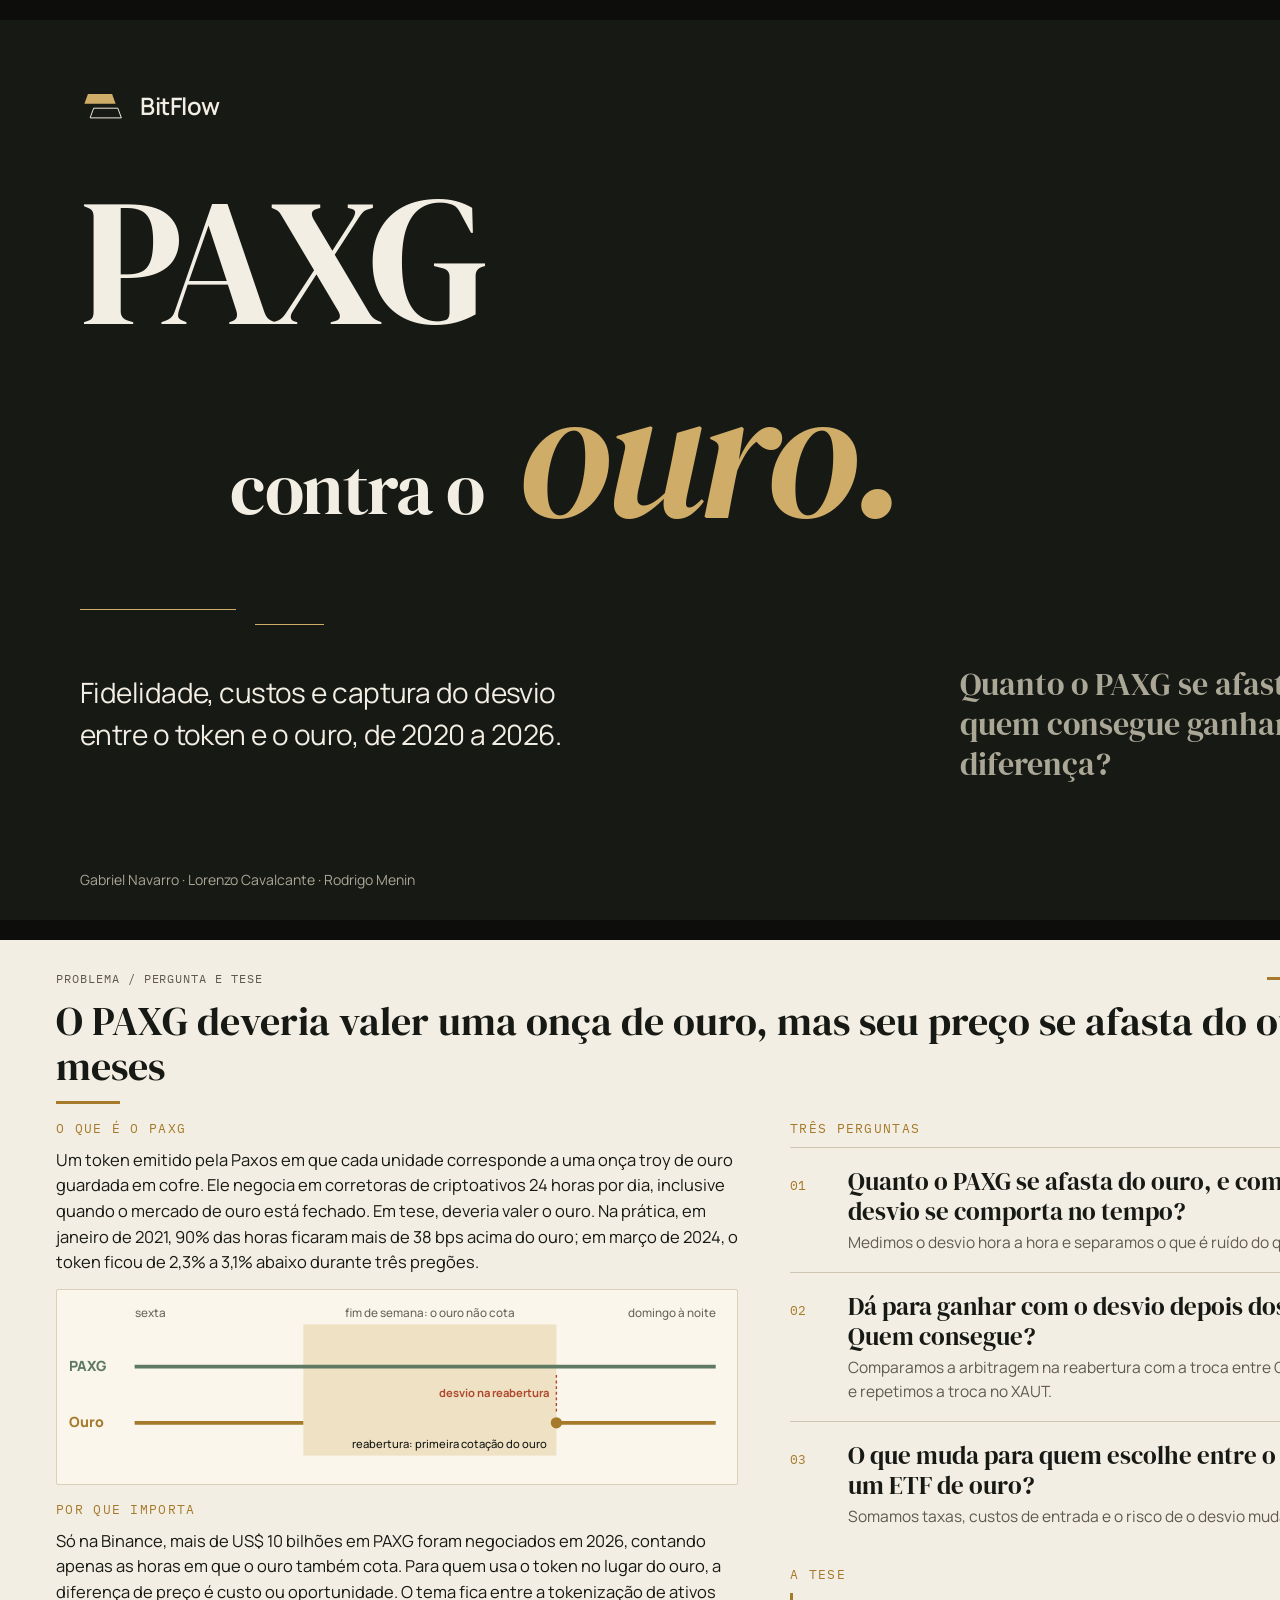
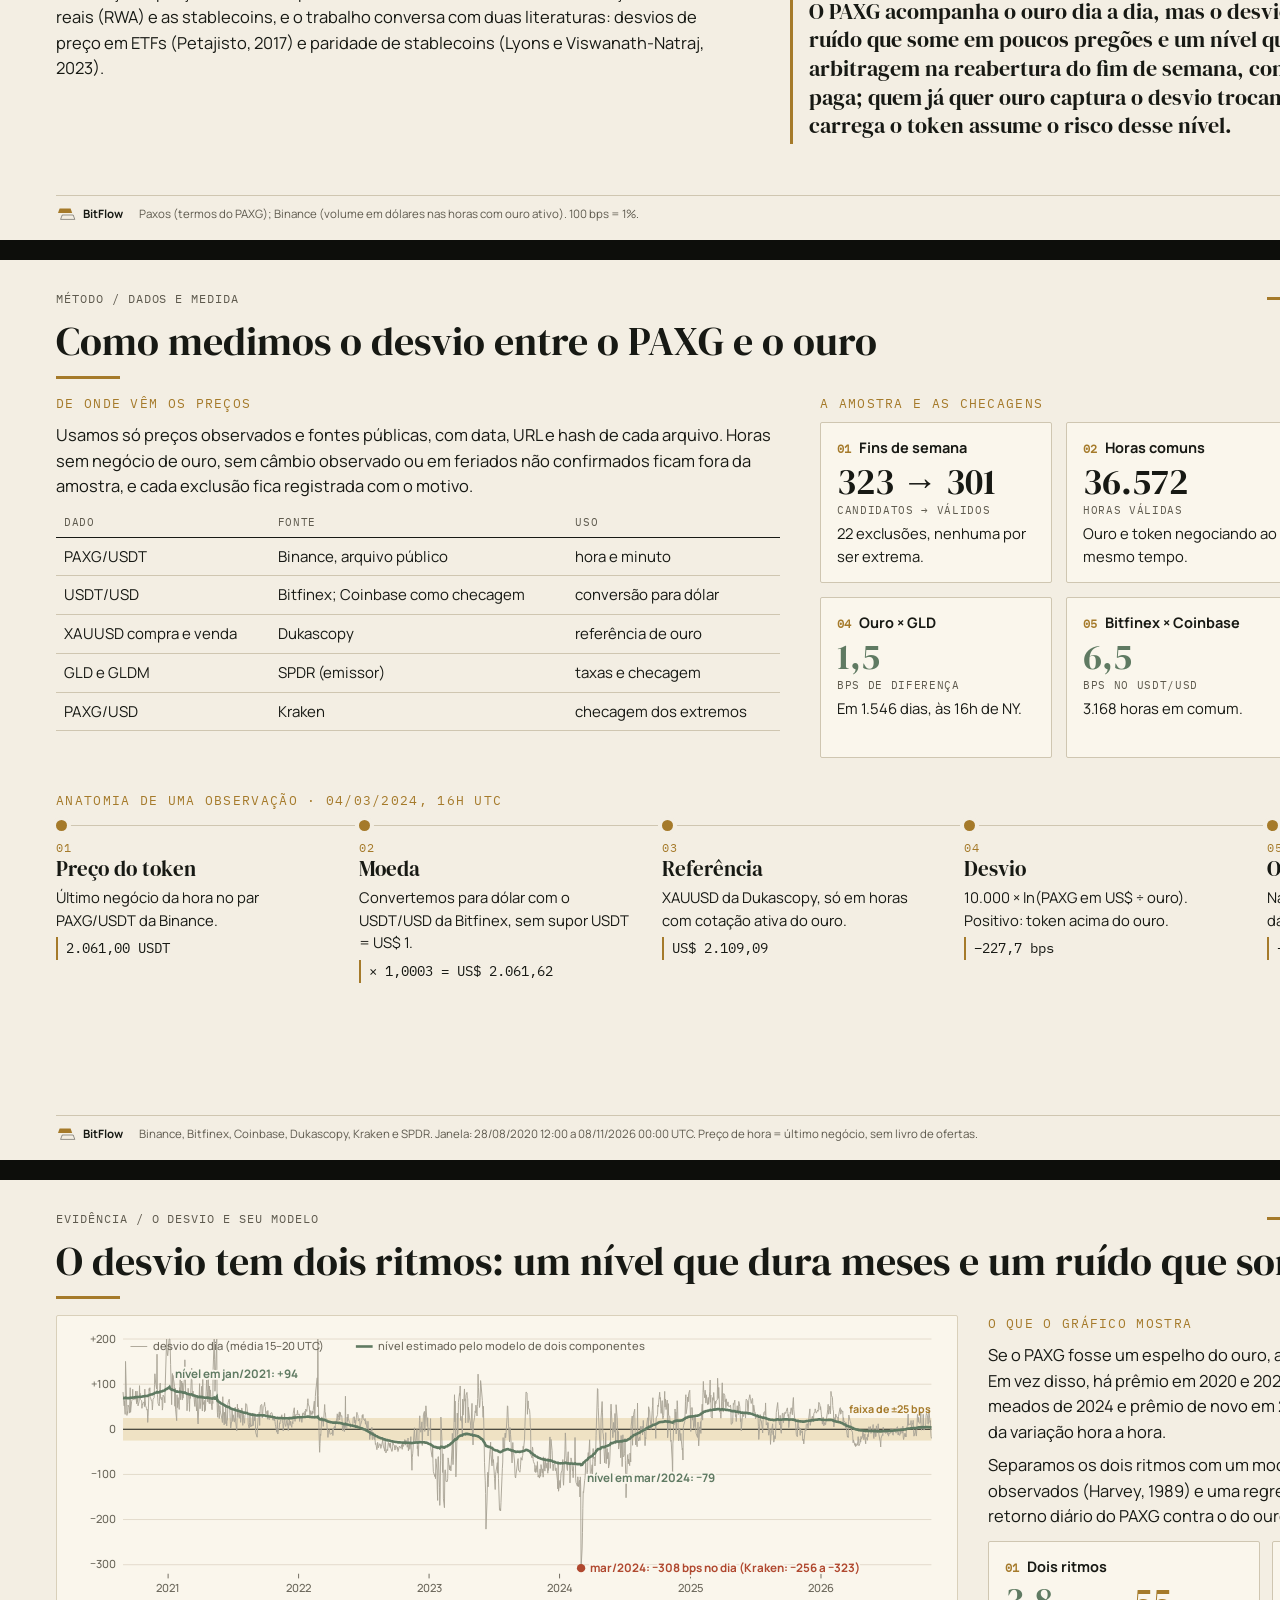
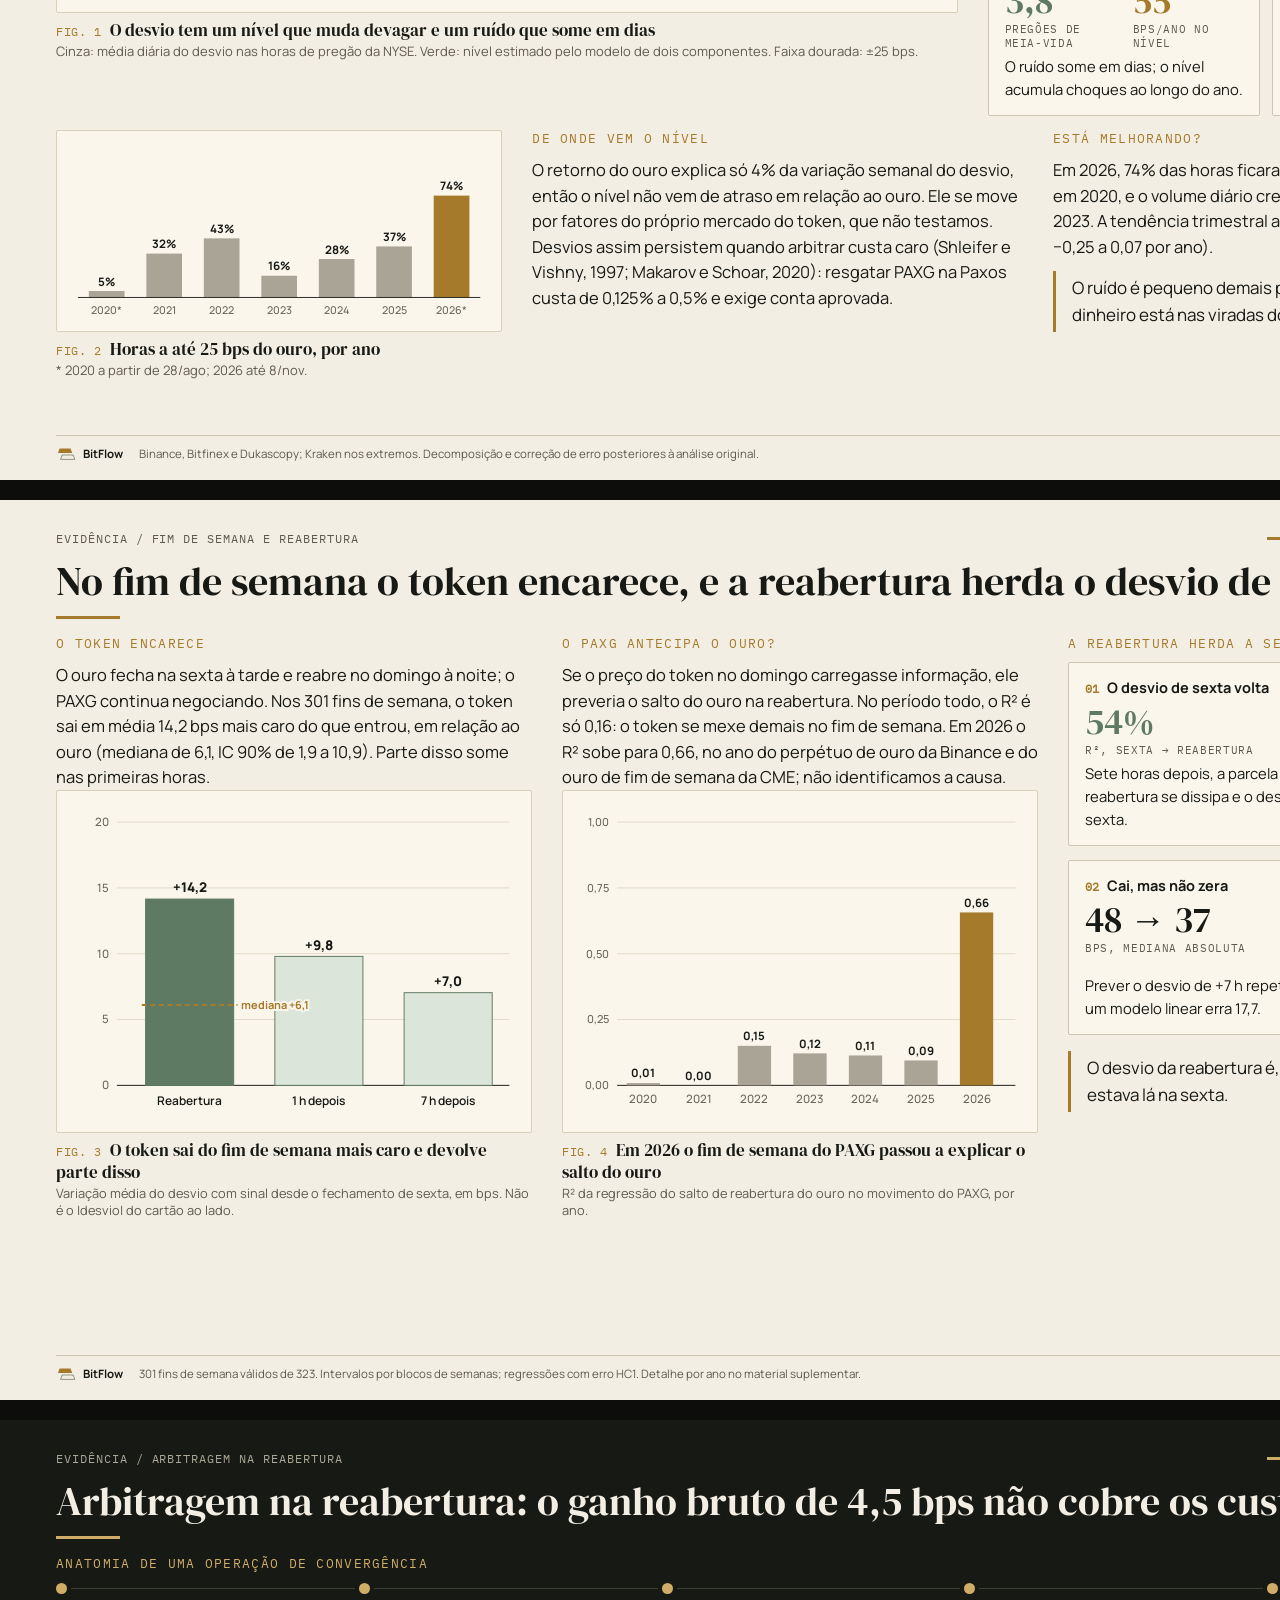
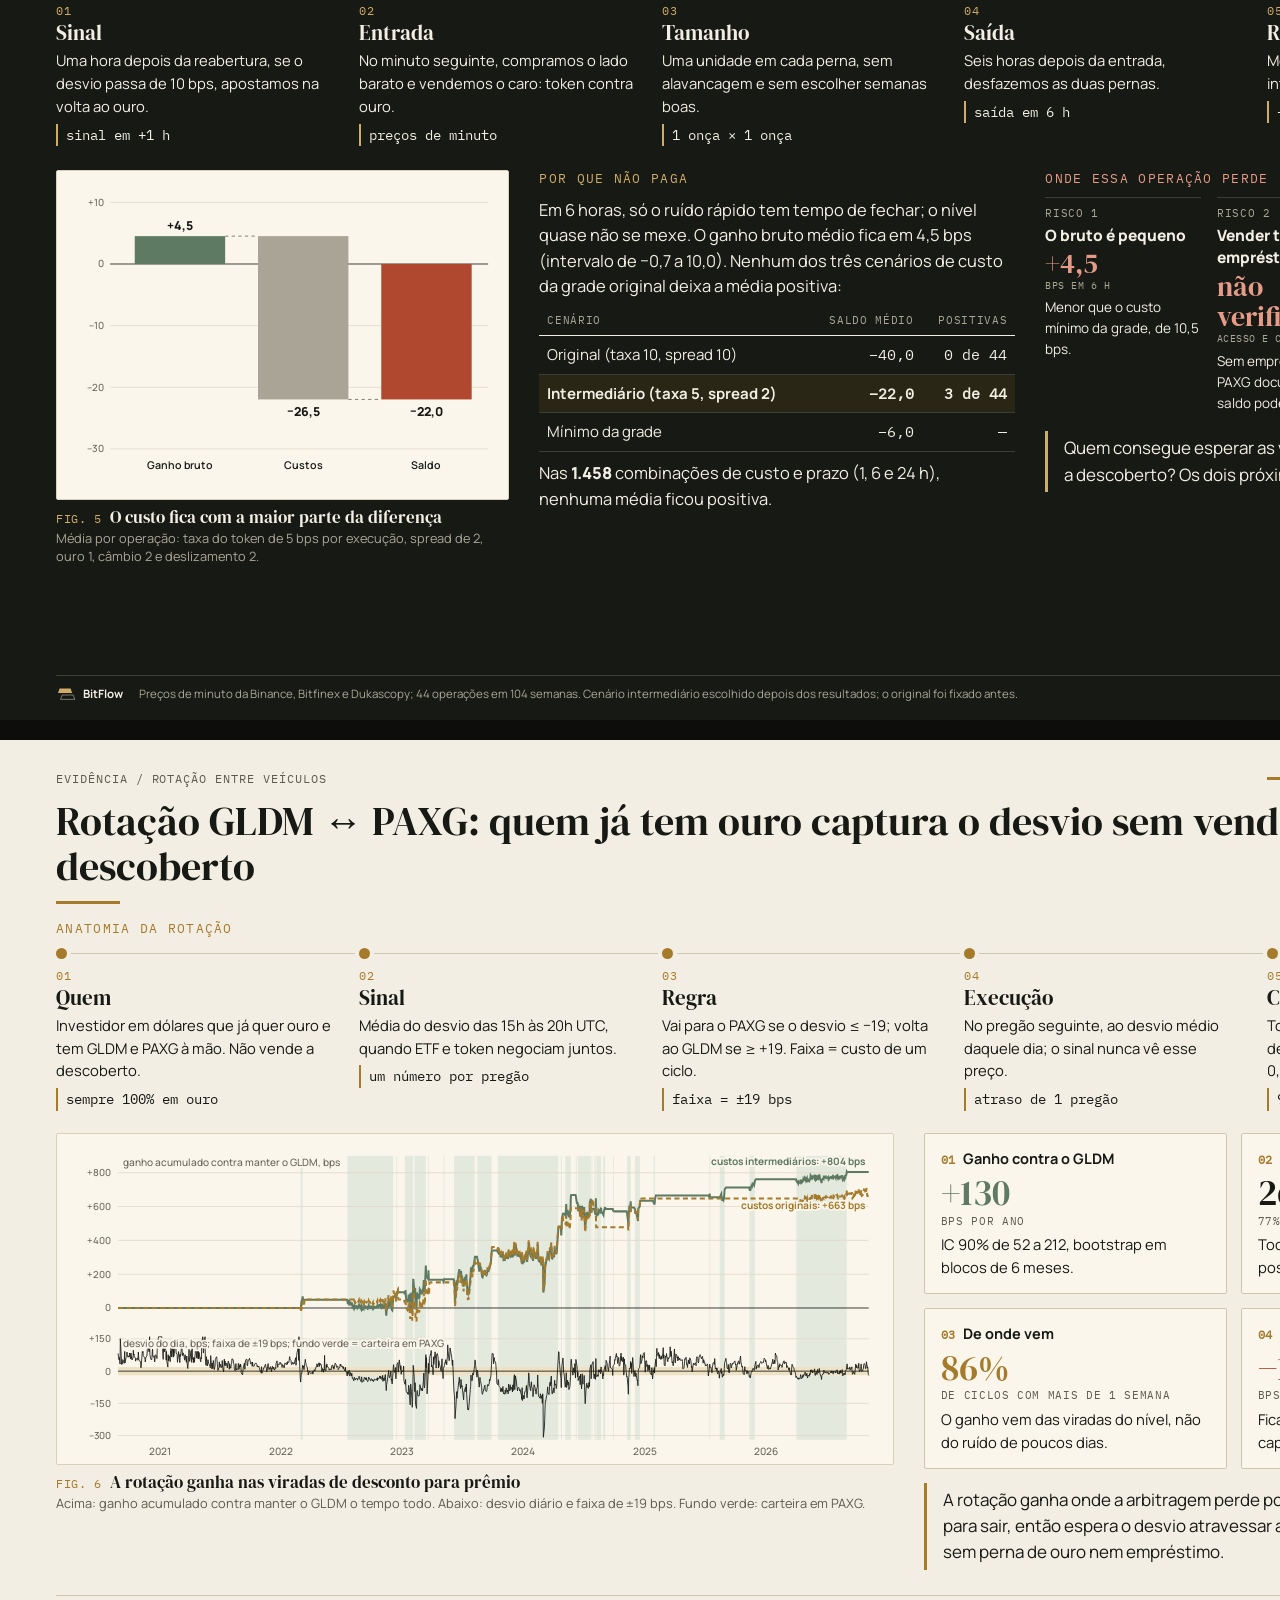
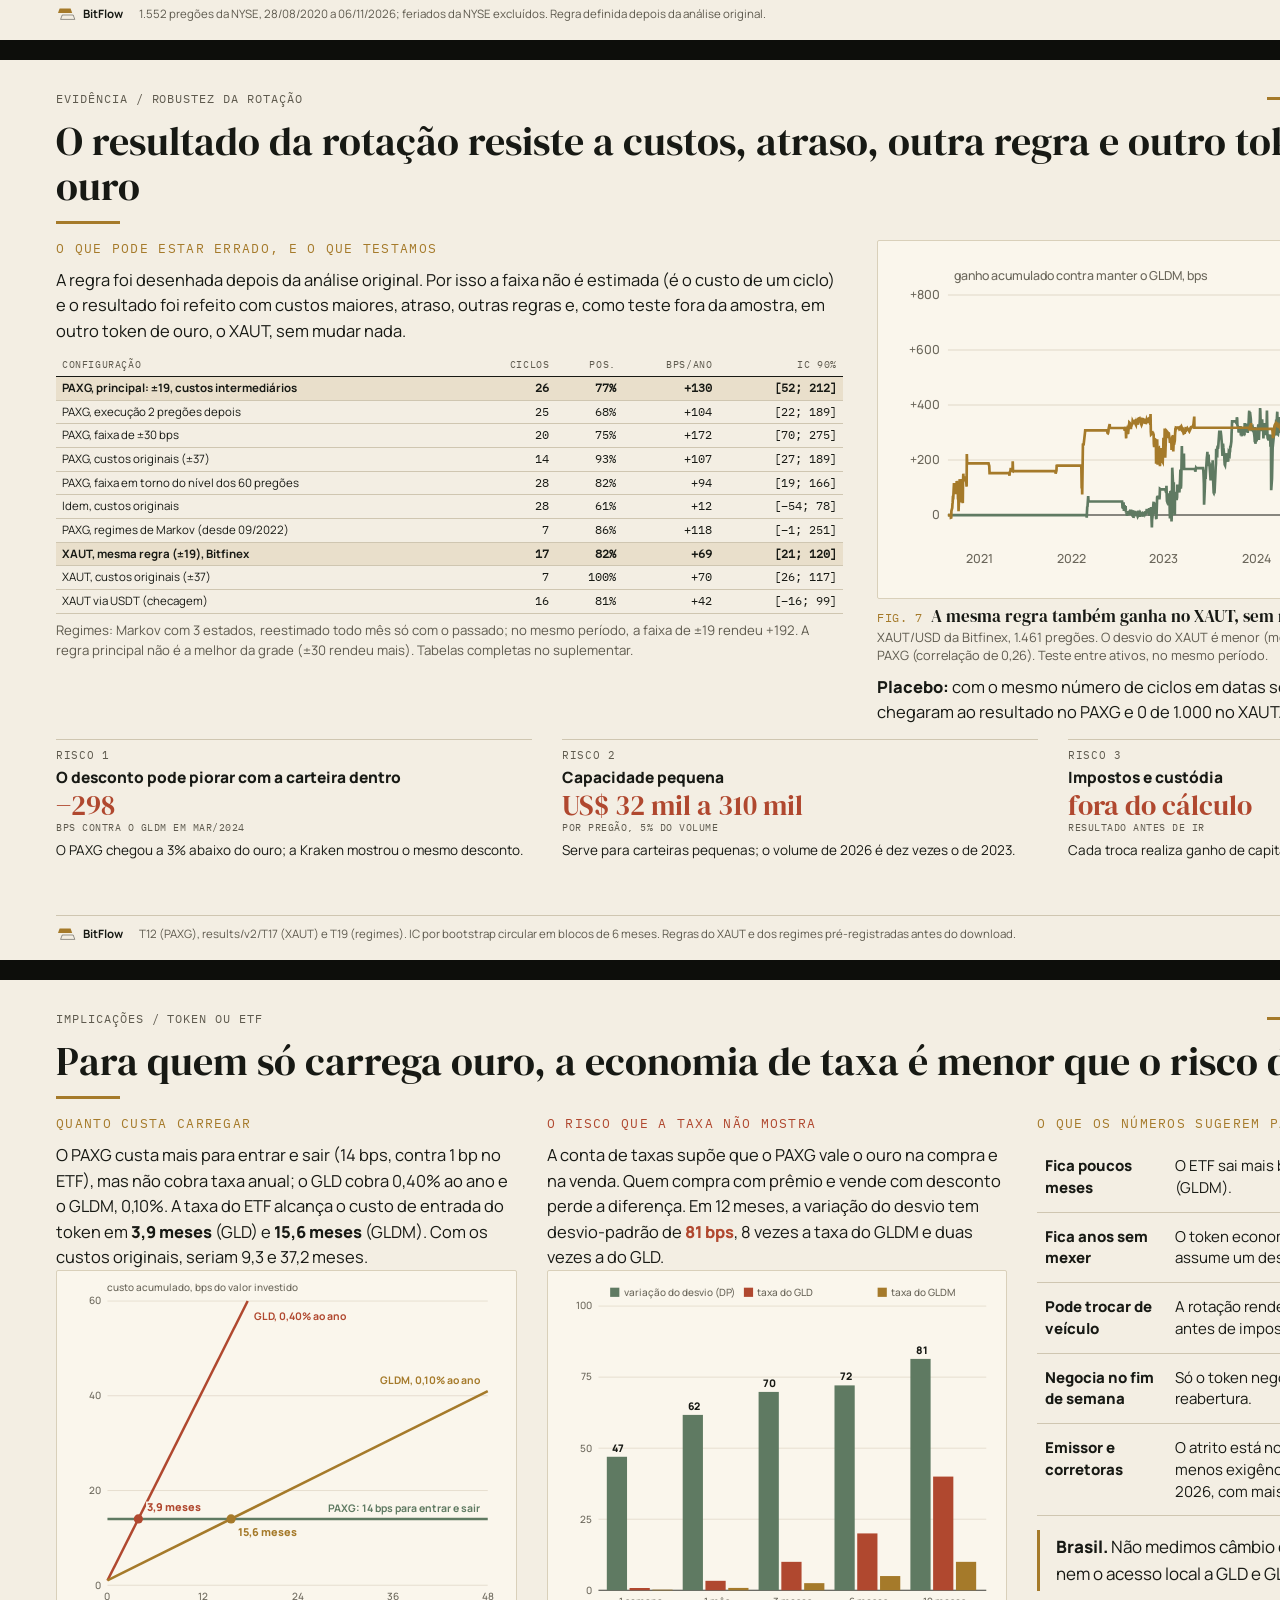
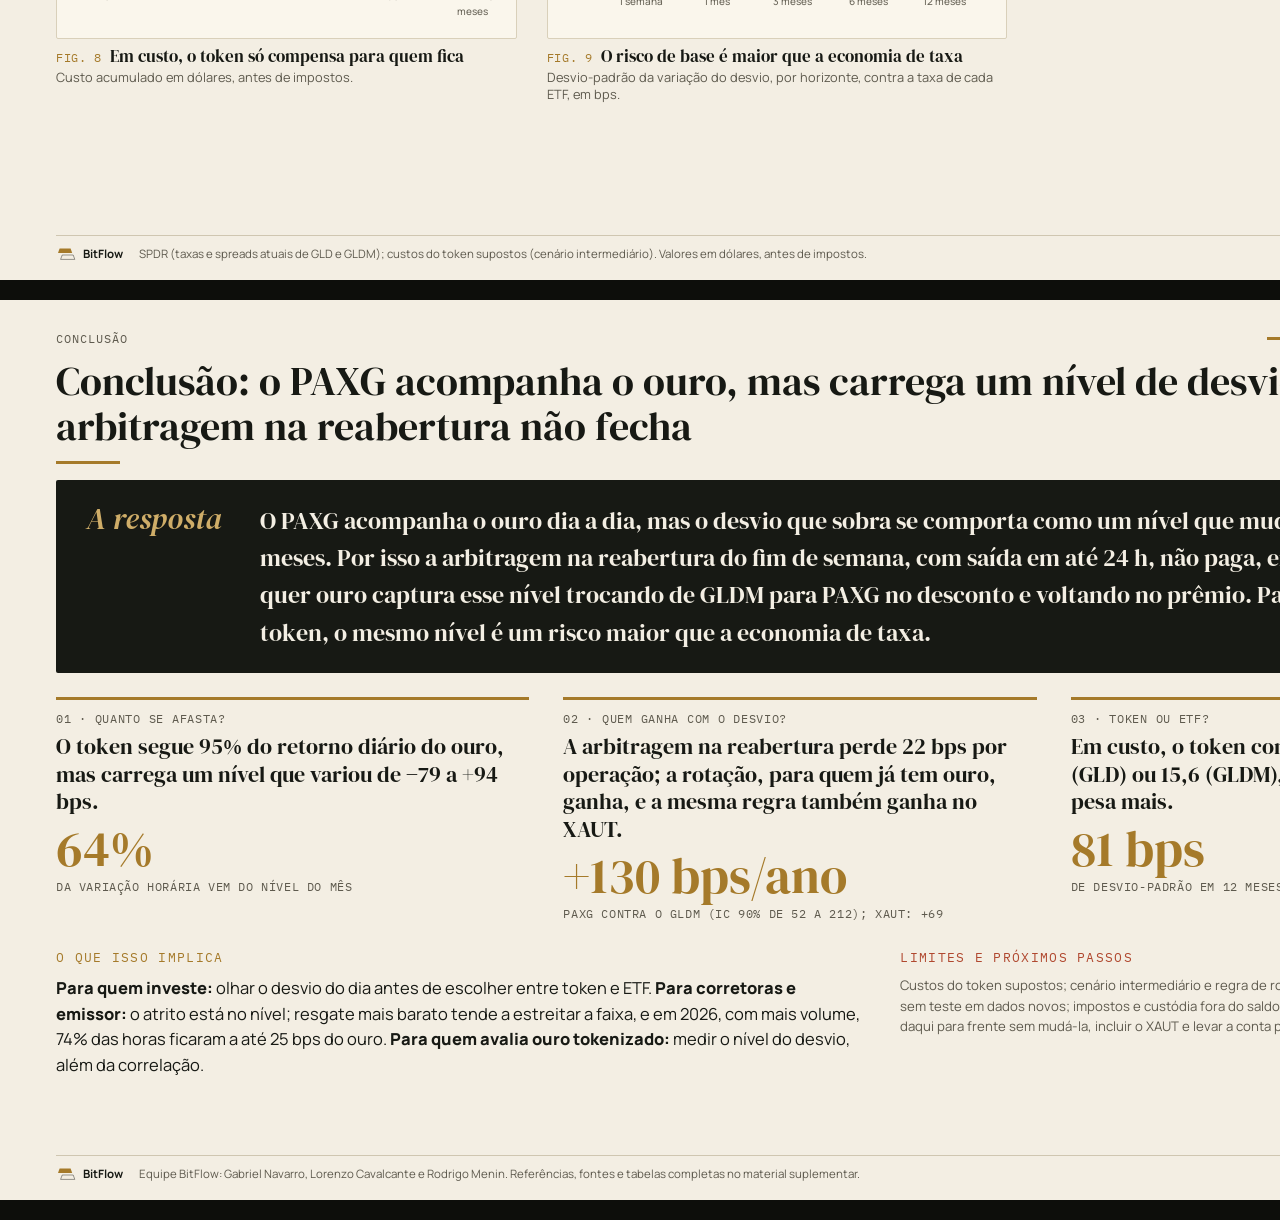
<file: slides/entrega_v2.html>
<!doctype html><html lang="pt-BR"><head><meta charset="utf-8"><meta name="viewport" content="width=1600"><title>PAXG × Ouro · entrega v2 · BitFlow</title><style>
@font-face{font-family:Manrope;src:url("design-systems/assets/fonts/Manrope.ttf");font-weight:200 800}
@font-face{font-family:DMSerif;src:url("design-systems/assets/fonts/DMSerifDisplay-Regular.ttf")}
@font-face{font-family:DMSerif;font-style:italic;src:url("design-systems/assets/fonts/DMSerifDisplay-Italic.ttf")}
@font-face{font-family:PlexMono;src:url("design-systems/assets/fonts/IBMPlexMono-Regular.ttf")}
@page{size:1600px 900px;margin:0}
*{box-sizing:border-box;margin:0;padding:0}
html{background:#0d0e0b}
body{font-family:Manrope,Arial,sans-serif;font-size:14.5px;line-height:1.45;-webkit-print-color-adjust:exact;print-color-adjust:exact}
.page{--bg:#F3EEE3;--ink:#171914;--muted:#5E5A4E;--line:#CFC6B1;--card:#FAF6EC;--gold:#A57A2A;--paxg:#5F7A62;--neg:#B0482F;
 width:1600px;height:900px;background:var(--bg);color:var(--ink);position:relative;overflow:hidden;margin:20px auto;padding:30px 56px 0;page-break-after:always;break-after:page}
.page.dark{--bg:#171914;--ink:#F3EEE3;--muted:#ABA797;--line:#3B3E34;--card:#1F221B;--gold:#CFAD68;--paxg:#A4B7A4;--neg:#E69B88}
@media print{html{background:none}.page{margin:0}}
.hd{display:flex;align-items:center;justify-content:space-between;font-family:PlexMono,monospace;font-size:12px;letter-spacing:.08em;text-transform:uppercase;color:var(--muted)}
.reg{display:flex;gap:5px;margin-left:auto;margin-right:16px}.reg i{display:block;width:16px;height:3px;background:var(--line)}.reg i.on{background:var(--gold)}
h1{font-family:DMSerif,serif;font-weight:400;font-size:36px;line-height:1.12;margin-top:12px;max-width:1420px}
.rule{width:64px;height:3px;background:var(--gold);margin:12px 0 16px}
.h{font-family:PlexMono,monospace;font-size:12px;letter-spacing:.1em;text-transform:uppercase;color:var(--gold);margin-bottom:6px}
.h.neg{color:var(--neg)}
p{font-size:14.5px}p+p{margin-top:6px}
b{font-weight:800}
.g{color:var(--paxg)}.r{color:var(--neg)}.o{color:var(--gold)}
.grid{display:grid;gap:22px}
.card{background:var(--card);border:1px solid var(--line);border-radius:2px;padding:11px 14px}
.card .ct{font-size:13.5px;font-weight:700;margin-bottom:5px}
.card .ct i{font-style:normal;font-family:PlexMono,monospace;font-size:12px;color:var(--gold);margin-right:8px}
.nums{display:flex;gap:18px;margin-bottom:5px}.nums div{flex:1}
.nums strong{display:block;font-family:DMSerif,serif;font-weight:400;font-size:30px;line-height:1.05}
.nums span{display:block;font-family:PlexMono,monospace;font-size:10px;letter-spacing:.06em;text-transform:uppercase;color:var(--muted);line-height:1.3;margin-top:2px}
.card p{font-size:13px;line-height:1.42}
.fig{background:#FAF6EC;border:1px solid #D9D0BA;border-radius:2px;padding:10px 12px 6px;color:#171914}
.cap{margin-top:7px;font-family:DMSerif,serif;font-size:15.5px;line-height:1.25}
.cap i{font-style:normal;font-family:PlexMono,monospace;font-size:11.5px;color:var(--gold);margin-right:8px;letter-spacing:.06em}
.capd{font-size:12px;color:var(--muted);line-height:1.35;margin-top:2px}
.rail{display:grid;grid-template-columns:repeat(5,1fr);gap:26px;border-top:1px solid var(--line);margin-top:14px;padding-top:14px}
.st{position:relative}
.st:before{content:"";position:absolute;top:-20px;left:0;width:11px;height:11px;border-radius:50%;background:var(--gold);box-shadow:0 0 0 4px var(--bg)}
.st .sn{font-family:PlexMono,monospace;font-size:11.5px;color:var(--gold);letter-spacing:.08em}
.st h3{font-family:DMSerif,serif;font-weight:400;font-size:19px;line-height:1.15;margin:1px 0 4px}
.st p{font-size:13px;line-height:1.42}
.st .k{font-family:PlexMono,monospace;font-size:13px;border-left:2px solid var(--gold);padding:1px 0 1px 8px;margin-top:6px}
table{border-collapse:collapse;width:100%;font-size:13px}
th{text-align:left;font-family:PlexMono,monospace;font-weight:400;font-size:10.5px;letter-spacing:.06em;text-transform:uppercase;color:var(--muted);padding:6px 8px;border-bottom:1px solid var(--ink)}
td{padding:6px 8px;border-bottom:1px solid var(--line)}
td.n,th.n{text-align:right;font-family:PlexMono,monospace;white-space:nowrap}
tr.hl td{background:rgba(165,122,42,.13);font-weight:700}
table.tight td{padding:3px 6px;font-size:11.5px}table.tight th{padding:4px 6px;font-size:10px}
table.tighter td{padding:2px 6px;font-size:11px}
.risk{border-top:1px solid var(--line);padding-top:8px}
.risk .lab{font-family:PlexMono,monospace;font-size:11px;color:var(--muted);letter-spacing:.06em;text-transform:uppercase}
.risk h4{font-size:14px;font-weight:800;margin:2px 0}
.risk strong{display:block;font-family:DMSerif,serif;font-weight:400;font-size:24px;line-height:1.1}
.risk small{display:block;font-family:PlexMono,monospace;font-size:10px;color:var(--muted);text-transform:uppercase;letter-spacing:.05em;margin-bottom:4px}
.risk p{font-size:12.8px;line-height:1.4}
.call{border-left:3px solid var(--gold);padding:4px 0 4px 16px}
.call p{font-size:14.5px}
.call.serif p{font-family:DMSerif,serif;font-size:19px;line-height:1.3}
.box{border-left:3px solid var(--gold);padding:4px 0 4px 16px}
.box.gold{border-color:var(--gold)}
.sheet{--ink:#171914;--muted:#5E5A4E;--line:#CFC6B1;--card:#FFFFFF;--gold:#A57A2A;--paxg:#5F7A62;--neg:#B0482F;background:#F3EEE3;color:#171914;border-radius:2px;padding:20px 24px}
.roadrow{display:grid;grid-template-columns:36px 1fr 220px;gap:12px;align-items:baseline;border-top:1px solid var(--line);padding:8px 0}
.roadrow .n{font-family:PlexMono,monospace;font-size:12px;color:var(--gold)}
.roadrow h3{font-family:DMSerif,serif;font-weight:400;font-size:18px;line-height:1.2}
.roadrow p{font-size:12.8px;color:var(--muted);line-height:1.35}
.roadrow .v{font-family:PlexMono,monospace;font-size:13px;text-align:right}
.ft{position:absolute;left:56px;right:56px;bottom:16px;display:flex;align-items:center;gap:16px;border-top:1px solid var(--line);padding-top:8px;font-size:11.5px;color:var(--muted)}
.ft .brand{display:flex;align-items:center;gap:7px;color:var(--ink);font-weight:700;white-space:nowrap}
.ft .src{flex:1}
.ft .mono{font-family:PlexMono,monospace;white-space:nowrap}
.small{font-size:12px;color:var(--muted);line-height:1.38}
a{color:var(--gold);text-decoration:none}
.cover{--bg:#171914;--ink:#F3EEE3;--muted:#ABA797;--line:#3B3E34;--gold:#CFAD68;width:1600px;height:900px;background:#171914;color:#F3EEE3;position:relative;overflow:hidden;margin:20px auto;page-break-after:always;break-after:page}
@media print{.cover{margin:0}}
.cover .imprint{position:absolute;left:80px;top:64px;display:flex;align-items:center;gap:16px;font-size:24px;font-weight:600;letter-spacing:-.02em}
.cover .event{position:absolute;right:80px;top:66px;text-align:right;font-size:15px;line-height:1.75;color:var(--muted)}
.cover .title{position:absolute;left:80px;top:150px;font-family:DMSerif,serif;font-size:181px;line-height:1.01;letter-spacing:-.04em}
.cover .title span{display:block}
.cover .title .second{margin-left:150px;margin-top:10px;white-space:nowrap}
.cover .title small{font-size:72px;letter-spacing:-.02em;position:relative;top:-3px}
.cover .title em{font-family:DMSerif,serif;font-style:italic;color:var(--gold);letter-spacing:-.035em}
.cover .mark{position:absolute;right:80px;top:158px;color:var(--gold)}
.cover .regi{position:absolute;left:80px;top:589px;display:flex;gap:19px}
.cover .regi i{display:block;height:1px;background:var(--gold);width:156px}.cover .regi i:last-child{position:relative;top:15px;width:69px}
.cover .desc{position:absolute;left:80px;top:651px;font-size:28px;line-height:1.5;letter-spacing:-.02em}
.cover .question{position:absolute;left:960px;top:644px;width:560px;font-family:DMSerif,serif;font-size:32px;line-height:1.25;color:var(--muted)}
.cover .date{position:absolute;right:80px;top:509px;font-family:PlexMono,monospace;font-size:13px;letter-spacing:.06em;color:var(--muted)}
.cover .cft{position:absolute;left:80px;right:80px;bottom:30px;display:flex;justify-content:space-between;align-items:center;font-size:14px;color:var(--muted)}
.cover .cft .mono{font-family:PlexMono,monospace;font-size:13px}
.qrow{display:grid;grid-template-columns:44px 1fr 150px;gap:14px;align-items:baseline;border-top:1px solid var(--line);padding:14px 0}
.qrow .n{font-family:PlexMono,monospace;font-size:13px;color:var(--gold)}
.qrow h3{font-family:DMSerif,serif;font-weight:400;font-size:23px;line-height:1.2}
.qrow p{font-size:14px;color:var(--muted);margin-top:4px}
.qrow .w{font-family:PlexMono,monospace;font-size:12px;color:var(--muted);text-align:right;text-transform:uppercase;letter-spacing:.06em}
.band{background:#171914;color:#F3EEE3;border-radius:2px;padding:22px 30px;display:grid;grid-template-columns:150px 1fr;gap:24px;align-items:start}
.band .lab{font-family:DMSerif,serif;font-style:italic;color:#CFAD68;font-size:26px;line-height:1.1}
.band p{font-family:DMSerif,serif;font-size:22px;line-height:1.35}
.ans{border-top:3px solid var(--gold);padding-top:10px}
.ans .q{font-family:PlexMono,monospace;font-size:12px;letter-spacing:.06em;text-transform:uppercase;color:var(--muted)}
.ans h3{font-family:DMSerif,serif;font-weight:400;font-size:20px;line-height:1.25;margin:6px 0 8px}
.ans strong{display:block;font-family:DMSerif,serif;font-weight:400;font-size:40px;line-height:1;color:var(--gold)}
.ans small{display:block;font-family:PlexMono,monospace;font-size:11px;letter-spacing:.05em;text-transform:uppercase;color:var(--muted);margin-top:4px}
.roomy p{font-size:15.5px;line-height:1.5}.roomy .st p,.roomy .card p{font-size:14px}.roomy .st h3{font-size:20px}
.roomy .roadrow{padding:10px 0}.roomy .roadrow h3{font-size:20px}.roomy .roadrow p{font-size:13.5px}.roomy .call.serif p{font-size:21px}
.roomy .sheet.compact .roadrow{padding:7px 0}.roomy .sheet.compact .roadrow h3{font-size:18px}.roomy .sheet.compact .roadrow p{font-size:12.8px}.roomy .sheet.compact .call.serif p{font-size:19px}
.roomy td{font-size:14px}
.big h1{font-size:40px}.big .h{font-size:13px;margin-bottom:8px}
.big p{font-size:16.5px;line-height:1.55}.big p+p{margin-top:8px}
.big .st p,.big .card p{font-size:14.8px}.big .st h3{font-size:21px}.big .st .k{font-size:14px}
.big .card{padding:14px 16px}.big .card .ct{font-size:14.5px}.big .nums strong{font-size:36px}.big .nums span{font-size:11px}
.big td{font-size:15px;padding:8px}.big th{font-size:11px}
.big .risk p{font-size:14.8px}.big .risk strong{font-size:28px}.big .risk h4{font-size:15.5px}
.big .call p{font-size:17px}.big .call.serif p{font-size:22px}
.big .cap{font-size:17px}.big .capd{font-size:13px}
.big .qrow{padding:18px 0}.big .qrow h3{font-size:25px}.big .qrow p{font-size:15.5px}
.big .band p{font-size:24px}.big .band .lab{font-size:30px}
.big .ans h3{font-size:22px}.big .ans strong{font-size:50px}.big .ans small{font-size:12px}
.big .small{font-size:14px}
.big table.airy td{padding:13px 8px;vertical-align:top}.roomy .small{font-size:13.2px}.roomy .risk p{font-size:13.5px}.roomy .capd{font-size:12.8px}
</style></head><body><section class="cover">
<div class="imprint"><svg viewBox="0 0 100 100" style="width:44px;height:44px;display:block" aria-hidden="true"><path d="M18 23h55l8 22H10z" fill="var(--gold)"/><path d="M31 55h55l8 22H23z" fill="none" stroke="#F3EEE3" stroke-width="2.2"/></svg>BitFlow</div>
<div class="event">FGV EESP<br>7º Datathon de Moedas Digitais</div>
<div class="title"><span>PAXG</span><span class="second"><small>contra o</small> <em>ouro.</em></span></div>
<div class="mark"><svg viewBox="0 0 100 100" style="width:262px;height:262px;display:block" aria-hidden="true"><path d="M18 23h55l8 22H10z" fill="var(--gold)"/><path d="M31 55h55l8 22H23z" fill="none" stroke="var(--gold)" stroke-width="2.2"/></svg></div>
<div class="date">PAXG / 2020—2026</div>
<div class="regi"><i></i><i></i></div>
<div class="desc">Fidelidade, custos e captura do desvio<br>entre o token e o ouro, de 2020 a 2026.</div>
<div class="question">Quanto o PAXG se afasta do ouro, e quem consegue ganhar com essa diferença?</div>
<div class="cft"><span>Gabriel Navarro · Lorenzo Cavalcante · Rodrigo Menin</span><span class="mono">01 / 10</span></div>
</section><section class="page light roomy big"><div class="hd"><span>Problema / Pergunta e tese</span><div class="reg"><i class="on"></i><i class="on"></i><i class=""></i><i class=""></i><i class=""></i><i class=""></i><i class=""></i><i class=""></i><i class=""></i><i class=""></i></div><span>02 / 10</span></div><h1>O PAXG deveria valer uma onça de ouro, mas seu preço se afasta do ouro por meses</h1><div class="rule"></div>
<div class="grid" style="grid-template-columns:.95fr 1.05fr;gap:52px">
 <div>
  <div class="h">O que é o PAXG</div>
  <p>Um token emitido pela Paxos em que cada unidade corresponde a uma onça troy de ouro guardada em cofre. Ele negocia em corretoras de criptoativos 24 horas por dia, inclusive quando o mercado de ouro está fechado. Em tese, deveria valer o ouro. Na prática, em janeiro de 2021, 90% das horas ficaram mais de 38 bps acima do ouro; em março de 2024, o token ficou de 2,3% a 3,1% abaixo durante três pregões.</p>
  <div class="fig" style="margin-top:14px"><svg xmlns="http://www.w3.org/2000/svg" viewBox="0 0 700 190" style="width:100%;height:auto;display:block" role="img" aria-label="O PAXG negocia sem parar; o ouro de referência fecha no fim de semana."><rect x="250" y="26" width="270" height="140" fill="#EFE2C4"/><text x="70.0" y="18.0" font-size="12.5" fill="#6A665A" text-anchor="start" font-weight="500" >sexta</text><text x="385.0" y="18.0" font-size="12.5" fill="#6A665A" text-anchor="middle" font-weight="500" >fim de semana: o ouro não cota</text><text x="690.0" y="18.0" font-size="12.5" fill="#6A665A" text-anchor="end" font-weight="500" >domingo à noite</text><text x="0.0" y="76.0" font-size="15" fill="#5F7A62" text-anchor="start" font-weight="800" >PAXG</text><path d="M70 71H690" stroke="#5F7A62" stroke-width="4"/><text x="0.0" y="136.0" font-size="15" fill="#A57A2A" text-anchor="start" font-weight="800" >Ouro</text><path d="M70 131H250M520 131H690" stroke="#A57A2A" stroke-width="4"/><circle cx="520" cy="131" r="6" fill="#A57A2A"/><text x="510.0" y="158.0" font-size="12" fill="#171914" text-anchor="end" font-weight="500" >reabertura: primeira cotação do ouro</text><path d="M520 80V122" stroke="#B0482F" stroke-width="1.5" stroke-dasharray="3 3"/><text x="512.0" y="104.0" font-size="12" fill="#B0482F" text-anchor="end" font-weight="700" >desvio na reabertura</text></svg></div>
  <div class="h" style="margin-top:16px">Por que importa</div>
  <p>Só na Binance, mais de US$ 10 bilhões em PAXG foram negociados em 2026, contando apenas as horas em que o ouro também cota. Para quem usa o token no lugar do ouro, a diferença de preço é custo ou oportunidade. O tema fica entre a tokenização de ativos reais (RWA) e as stablecoins, e o trabalho conversa com duas literaturas: desvios de preço em ETFs (Petajisto, 2017) e paridade de stablecoins (Lyons e Viswanath-Natraj, 2023).</p>
 </div>
 <div>
  <div class="h">Três perguntas</div>
  <div class="qrow"><span class="n">01</span><div><h3>Quanto o PAXG se afasta do ouro, e como esse desvio se comporta no tempo?</h3><p>Medimos o desvio hora a hora e separamos o que é ruído do que é nível.</p></div><span class="w">slides 3 a 5</span></div><div class="qrow"><span class="n">02</span><div><h3>Dá para ganhar com o desvio depois dos custos? Quem consegue?</h3><p>Comparamos a arbitragem na reabertura com a troca entre GLDM e PAXG, e repetimos a troca no XAUT.</p></div><span class="w">slides 6 a 8</span></div><div class="qrow"><span class="n">03</span><div><h3>O que muda para quem escolhe entre o token e um ETF de ouro?</h3><p>Somamos taxas, custos de entrada e o risco de o desvio mudar.</p></div><span class="w">slide 9</span></div>
  <div class="h" style="margin-top:20px">A tese</div>
  <div class="call serif"><p>O PAXG acompanha o ouro dia a dia, mas o desvio tem dois ritmos: um ruído que some em poucos pregões e um nível que dura meses. A arbitragem na reabertura do fim de semana, com saída em até 24 h, não paga; quem já quer ouro captura o desvio trocando de veículo; quem só carrega o token assume o risco desse nível.</p></div>
 </div>
</div><div class="ft"><span class="brand"><svg viewBox="0 0 100 100" style="width:20px;height:20px;display:block" aria-hidden="true"><path d="M18 23h55l8 22H10z" fill="var(--gold)"/><path d="M31 55h55l8 22H23z" fill="none" stroke="var(--ink)" stroke-width="2.2"/></svg>BitFlow</span><span class="src">Paxos (termos do PAXG); Binance (volume em dólares nas horas com ouro ativo). 100 bps = 1%.</span><span class="mono">PAXG × OURO · 2020–2026</span></div></section><section class="page light roomy big"><div class="hd"><span>Método / Dados e medida</span><div class="reg"><i class="on"></i><i class="on"></i><i class="on"></i><i class=""></i><i class=""></i><i class=""></i><i class=""></i><i class=""></i><i class=""></i><i class=""></i></div><span>03 / 10</span></div><h1>Como medimos o desvio entre o PAXG e o ouro</h1><div class="rule"></div>
<div class="grid" style="grid-template-columns:1fr 1fr;gap:40px">
 <div>
  <div class="h">De onde vêm os preços</div>
  <p>Usamos só preços observados e fontes públicas, com data, URL e hash de cada arquivo. Horas sem negócio de ouro, sem câmbio observado ou em feriados não confirmados ficam fora da amostra, e cada exclusão fica registrada com o motivo.</p>
  <table style="margin-top:10px"><thead><tr><th>Dado</th><th>Fonte</th><th>Uso</th></tr></thead><tbody>
   <tr><td>PAXG/USDT</td><td>Binance, arquivo público</td><td>hora e minuto</td></tr>
   <tr><td>USDT/USD</td><td>Bitfinex; Coinbase como checagem</td><td>conversão para dólar</td></tr>
   <tr><td>XAUUSD compra e venda</td><td>Dukascopy</td><td>referência de ouro</td></tr>
   <tr><td>GLD e GLDM</td><td>SPDR (emissor)</td><td>taxas e checagem</td></tr>
   <tr><td>PAXG/USD</td><td>Kraken</td><td>checagem dos extremos</td></tr></tbody></table>
 </div>
 <div>
  <div class="h">A amostra e as checagens</div>
  <div class="grid" style="grid-template-columns:1fr 1fr 1fr;gap:14px">
   <div class="card"><div class="ct"><i>01</i>Fins de semana</div><div class="nums"><div><strong class="">323 → 301</strong><span>candidatos → válidos</span></div></div><p>22 exclusões, nenhuma por ser extrema.</p></div>
   <div class="card"><div class="ct"><i>02</i>Horas comuns</div><div class="nums"><div><strong class="">36.572</strong><span>horas válidas</span></div></div><p>Ouro e token negociando ao mesmo tempo.</p></div>
   <div class="card"><div class="ct"><i>03</i>Pregões</div><div class="nums"><div><strong class="">1.552</strong><span>dias da NYSE</span></div></div><p>Média das 15h às 20h UTC de cada dia.</p></div>
   <div class="card"><div class="ct"><i>04</i>Ouro × GLD</div><div class="nums"><div><strong class="g">1,5</strong><span>bps de diferença</span></div></div><p>Em 1.546 dias, às 16h de NY.</p></div>
   <div class="card"><div class="ct"><i>05</i>Bitfinex × Coinbase</div><div class="nums"><div><strong class="g">6,5</strong><span>bps no USDT/USD</span></div></div><p>3.168 horas em comum.</p></div>
   <div class="card"><div class="ct"><i>06</i>Binance × Kraken</div><div class="nums"><div><strong class="g">12</strong><span>bps de diferença</span></div></div><p>26 horas nos dias mais extremos.</p></div>
  </div>
 </div>
</div>
<div class="h" style="margin-top:34px">Anatomia de uma observação · 04/03/2024, 16h UTC</div>
<div class="rail"><div class="st"><div class="sn">01</div><h3>Preço do token</h3><p>Último negócio da hora no par PAXG/USDT da Binance.</p><div class="k">2.061,00 USDT</div></div><div class="st"><div class="sn">02</div><h3>Moeda</h3><p>Convertemos para dólar com o USDT/USD da Bitfinex, sem supor USDT = US$ 1.</p><div class="k">× 1,0003 = US$ 2.061,62</div></div><div class="st"><div class="sn">03</div><h3>Referência</h3><p>XAUUSD da Dukascopy, só em horas com cotação ativa do ouro.</p><div class="k">US$ 2.109,09</div></div><div class="st"><div class="sn">04</div><h3>Desvio</h3><p>10.000 × ln(PAXG em US$ ÷ ouro). Positivo: token acima do ouro.</p><div class="k">−227,7 bps</div></div><div class="st"><div class="sn">05</div><h3>Outra corretora</h3><p>Na mesma hora, o PAXG/USD da Kraken dá um desvio parecido.</p><div class="k">−238,7 bps</div></div></div><div class="ft"><span class="brand"><svg viewBox="0 0 100 100" style="width:20px;height:20px;display:block" aria-hidden="true"><path d="M18 23h55l8 22H10z" fill="var(--gold)"/><path d="M31 55h55l8 22H23z" fill="none" stroke="var(--ink)" stroke-width="2.2"/></svg>BitFlow</span><span class="src">Binance, Bitfinex, Coinbase, Dukascopy, Kraken e SPDR. Janela: 28/08/2020 12:00 a 08/11/2026 00:00 UTC. Preço de hora = último negócio, sem livro de ofertas.</span><span class="mono">PAXG × OURO · 2020–2026</span></div></section><section class="page light big"><div class="hd"><span>Evidência / O desvio e seu modelo</span><div class="reg"><i class="on"></i><i class="on"></i><i class="on"></i><i class="on"></i><i class=""></i><i class=""></i><i class=""></i><i class=""></i><i class=""></i><i class=""></i></div><span>04 / 10</span></div><h1>O desvio tem dois ritmos: um nível que dura meses e um ruído que some em dias</h1><div class="rule"></div>
<div class="grid" style="grid-template-columns:1.62fr 1fr;gap:30px">
 <div>
  <div class="fig"><svg xmlns="http://www.w3.org/2000/svg" viewBox="0 0 940 300" style="width:100%;height:auto;display:block" role="img" aria-label="Desvio diário do PAXG contra o ouro e o nível estimado, 2020 a 2026."><rect x="58" y="98.8" width="868" height="24.2" fill="#EFE2C4"/><path d="M58 256.3H926" stroke="#E2DACA" stroke-width="1"/><text x="50.0" y="260.3" font-size="12" fill="#6A665A" text-anchor="end" font-weight="500" >−300</text><path d="M58 207.8H926" stroke="#E2DACA" stroke-width="1"/><text x="50.0" y="211.8" font-size="12" fill="#6A665A" text-anchor="end" font-weight="500" >−200</text><path d="M58 159.4H926" stroke="#E2DACA" stroke-width="1"/><text x="50.0" y="163.4" font-size="12" fill="#6A665A" text-anchor="end" font-weight="500" >−100</text><path d="M58 110.9H926" stroke="#171914" stroke-width="1.1"/><text x="50.0" y="114.9" font-size="12" fill="#6A665A" text-anchor="end" font-weight="500" >0</text><path d="M58 62.5H926" stroke="#E2DACA" stroke-width="1"/><text x="50.0" y="66.5" font-size="12" fill="#6A665A" text-anchor="end" font-weight="500" >+100</text><path d="M58 14.0H926" stroke="#E2DACA" stroke-width="1"/><text x="50.0" y="18.0" font-size="12" fill="#6A665A" text-anchor="end" font-weight="500" >+200</text><polyline points="58.0,70.9 59.2,85.7 59.5,80.1 59.9,89.3 60.3,94.9 60.7,38.0 62.2,96.0 62.6,91.9 63.0,93.9 63.4,84.9 64.5,87.4 64.9,93.5 65.3,81.3 65.7,66.3 66.1,92.7 67.2,80.9 67.6,79.7 68.0,78.6 68.4,67.9 68.7,78.2 69.9,79.2 70.3,76.4 70.7,77.7 71.1,78.7 71.4,70.0 72.6,83.5 73.0,69.9 73.4,81.7 73.7,78.5 74.1,85.8 75.3,81.0 75.7,64.0 76.0,74.5 76.4,72.3 76.8,79.1 78.0,80.3 78.3,88.4 78.7,83.7 79.1,84.6 79.5,82.3 80.7,81.6 81.0,86.5 81.4,67.8 81.8,79.2 82.2,85.5 83.3,88.7 83.7,90.3 84.1,89.6 84.5,103.5 84.9,97.2 86.0,67.2 86.4,69.8 86.8,66.3 87.2,76.4 87.6,77.4 88.7,80.8 89.1,81.3 89.5,90.1 89.9,84.5 90.2,78.9 91.4,76.9 91.8,62.7 92.2,51.3 92.9,60.2 94.1,67.7 94.5,30.3 94.9,73.7 95.2,77.2 95.6,83.0 96.8,85.8 97.2,80.8 97.5,66.9 97.9,61.3 98.3,77.7 99.5,79.4 99.8,76.5 100.2,90.3 100.6,87.3 101.0,74.2 102.5,76.5 102.9,82.5 103.3,63.9 104.8,14.0 105.2,25.4 105.6,30.1 106.0,31.9 107.5,14.0 107.9,14.0 108.3,14.0 108.7,25.9 109.1,41.5 110.2,84.5 110.6,56.0 111.0,51.0 111.4,68.0 111.7,53.0 113.3,64.8 113.7,86.2 114.0,66.8 114.4,89.3 115.6,101.7 116.0,73.8 116.4,87.6 116.7,80.3 117.1,76.9 118.3,89.6 118.7,66.1 119.0,69.1 119.4,54.1 119.8,79.1 121.0,59.1 121.3,62.5 121.7,79.5 122.1,61.4 122.5,77.5 124.0,54.0 124.4,36.3 124.8,49.7 125.2,70.3 126.3,72.5 126.7,91.0 127.1,84.0 127.5,82.7 127.9,66.9 129.0,79.9 129.4,91.7 129.8,72.8 130.2,77.8 130.6,74.3 131.7,45.3 132.1,62.3 132.5,75.9 132.9,72.6 133.2,69.9 134.4,78.6 134.8,83.9 135.2,86.4 135.5,73.8 135.9,79.0 137.1,91.2 137.5,76.9 137.9,90.2 138.2,101.3 138.6,105.2 139.8,74.3 140.2,61.9 140.5,88.7 140.9,88.8 142.5,64.7 142.8,83.7 143.2,91.3 143.6,57.3 144.0,84.4 145.1,81.2 145.5,92.1 145.9,79.6 146.3,90.8 146.7,84.0 147.8,57.5 148.2,67.6 148.6,70.5 149.0,81.5 149.4,56.3 150.5,83.1 150.9,64.4 151.3,83.6 151.7,68.6 152.1,73.4 153.2,86.6 153.6,89.9 154.0,80.2 154.4,83.2 154.7,47.0 155.9,14.0 156.3,36.3 156.7,70.1 157.0,64.0 157.4,47.2 158.6,14.0 159.0,82.8 159.3,92.8 159.7,98.0 160.1,78.4 161.3,99.4 161.7,93.0 162.0,85.3 162.4,90.4 162.8,93.4 164.3,100.2 164.7,103.6 165.1,75.9 165.5,88.1 166.6,106.2 167.0,92.6 167.4,102.2 167.8,104.9 168.2,87.0 169.3,107.3 169.7,102.4 170.1,101.4 170.5,84.2 170.9,82.1 172.0,78.6 172.4,84.0 172.8,94.1 173.2,102.3 173.6,109.5 174.7,102.1 175.1,90.0 175.9,102.5 176.2,95.3 177.8,103.2 178.2,97.9 178.5,87.1 178.9,102.7 180.1,112.6 180.5,99.3 180.8,83.9 181.2,98.0 181.6,88.1 182.8,99.2 183.2,94.6 183.5,92.9 183.9,93.8 184.3,103.5 185.5,88.0 185.8,89.8 186.2,95.7 186.6,106.7 187.0,94.3 188.1,104.0 188.5,104.4 188.9,95.9 189.3,95.1 189.7,83.3 190.8,84.2 191.2,88.1 191.6,93.9 192.0,94.6 192.4,105.4 193.5,110.2 193.9,103.5 194.3,93.8 194.7,103.1 195.1,108.4 196.2,106.2 196.6,107.5 197.0,93.8 197.4,93.4 197.7,107.0 198.9,96.5 199.3,101.7 199.7,94.9 200.0,97.5 200.4,114.5 202.0,119.4 202.3,110.1 202.7,104.1 203.1,98.7 204.3,92.5 204.7,106.8 205.0,94.8 205.4,86.9 205.8,85.1 207.0,84.3 207.3,98.7 207.7,98.4 208.1,91.7 208.5,86.5 209.6,85.1 210.0,82.0 210.4,86.5 210.8,86.9 211.2,94.3 212.3,93.6 212.7,91.2 213.1,100.1 213.5,90.7 213.9,97.9 215.0,100.6 215.4,99.4 216.2,94.8 216.6,93.6 217.7,93.0 218.1,94.4 218.5,96.7 218.9,101.1 219.2,98.7 220.4,101.8 220.8,99.6 221.2,102.6 221.5,105.5 221.9,108.0 223.1,114.1 223.5,108.3 223.8,101.2 224.2,116.0 224.6,112.8 225.8,109.1 226.1,103.9 226.5,105.0 226.9,101.4 227.3,101.6 228.5,95.3 228.8,98.9 229.2,104.0 229.6,104.5 230.0,112.7 231.1,99.7 231.5,93.9 231.9,105.2 232.7,107.9 233.8,101.4 234.2,100.7 234.6,106.6 235.0,104.7 235.4,112.3 236.5,99.9 236.9,102.6 237.3,106.7 237.7,102.2 238.0,104.9 239.2,108.8 239.6,102.7 240.0,103.7 240.4,104.9 240.7,93.8 241.9,87.8 242.3,96.9 242.7,102.4 243.0,95.4 244.6,95.3 245.0,95.7 245.3,90.6 245.7,93.8 246.1,95.2 247.3,94.5 247.6,102.5 248.0,96.7 248.4,96.7 248.8,97.3 250.0,103.5 250.3,101.9 250.7,94.0 251.1,95.4 251.5,93.1 253.0,95.9 253.4,91.4 253.8,95.5 254.2,89.2 255.3,91.7 255.7,88.3 256.1,82.3 256.5,78.1 256.9,83.8 258.0,86.9 258.4,93.4 258.8,96.4 259.2,94.7 259.5,90.9 260.7,95.3 261.1,94.8 261.5,91.4 261.9,93.8 262.2,90.5 263.4,80.7 263.8,97.9 264.2,92.0 264.5,75.6 264.9,69.8 266.5,55.6 266.8,86.7 267.2,14.0 267.6,74.5 268.8,128.2 269.1,135.6 269.5,126.1 269.9,116.3 270.3,117.5 271.4,97.6 271.8,102.7 272.2,100.6 272.6,99.2 273.0,107.8 274.1,90.9 274.5,84.3 274.9,92.0 275.3,93.2 275.7,98.2 276.8,103.3 277.2,111.0 277.6,109.9 278.0,119.6 278.4,114.7 279.5,111.3 279.9,113.8 280.3,116.2 280.7,116.2 281.0,115.7 282.2,115.4 282.6,113.8 283.0,111.1 283.3,117.6 283.7,112.1 284.9,107.9 285.3,107.9 285.7,110.5 286.0,106.9 287.6,98.9 288.0,94.3 288.3,95.4 288.7,101.7 289.1,98.4 290.3,92.2 290.6,100.9 291.0,97.0 291.4,92.8 291.8,96.9 292.9,96.3 293.3,104.0 293.7,112.4 294.1,109.5 294.5,105.2 295.6,113.4 296.0,106.6 296.4,108.6 296.8,75.4 297.2,109.2 298.3,110.4 298.7,97.7 299.1,102.4 299.5,94.6 299.9,99.1 301.0,103.2 301.4,103.8 301.8,104.4 302.2,108.8 302.5,106.9 304.1,106.5 304.5,108.1 304.8,104.4 305.2,98.1 306.4,97.5 306.8,104.2 307.2,101.0 307.5,106.7 307.9,103.8 309.1,92.7 309.5,94.2 309.8,95.0 310.2,96.1 310.6,102.1 312.1,99.4 312.5,107.5 312.9,106.2 313.3,105.5 314.4,101.6 314.8,95.9 315.2,98.3 315.6,94.9 316.0,99.7 317.5,101.8 317.9,99.4 318.3,105.5 318.7,101.7 319.8,109.5 320.2,109.4 320.6,110.3 321.0,102.3 321.4,112.3 322.5,113.5 322.9,121.9 323.3,112.0 323.7,117.7 324.0,118.2 325.2,108.7 325.6,121.9 326.0,121.8 326.3,120.7 326.7,114.0 327.9,122.0 328.3,115.7 328.7,123.3 329.0,127.2 329.4,126.0 330.6,132.8 331.0,129.8 331.3,124.9 331.7,126.3 332.1,130.8 333.3,127.3 333.6,126.4 334.0,127.5 334.4,127.3 334.8,131.4 335.9,126.8 336.3,125.4 336.7,122.4 337.1,125.8 337.5,129.0 338.6,132.4 339.0,134.4 339.4,123.8 339.8,125.1 340.2,136.3 341.7,132.1 342.1,133.9 342.5,127.9 342.9,125.0 344.0,129.3 344.4,125.8 344.8,130.8 345.2,125.9 345.5,130.9 346.7,134.7 347.1,134.0 347.5,129.1 347.8,124.4 348.2,126.8 349.4,128.5 349.8,133.1 350.1,133.1 350.5,131.4 350.9,128.2 352.1,129.9 352.5,132.5 352.8,130.1 353.2,134.8 353.6,133.5 354.8,128.9 355.1,129.4 355.5,130.0 355.9,130.5 356.3,131.2 357.4,127.2 357.8,132.4 358.2,125.7 358.6,128.2 359.0,129.3 360.1,125.7 360.5,121.9 360.9,126.3 361.3,127.9 361.7,122.5 362.8,126.8 363.2,130.2 363.6,127.8 364.0,120.3 364.4,134.0 365.5,125.8 365.9,132.4 366.3,129.9 366.7,122.6 367.0,118.8 368.2,154.9 368.6,140.9 369.0,137.2 369.3,133.2 369.7,126.0 370.9,109.3 371.3,119.3 371.6,126.0 372.4,123.9 373.6,110.9 374.0,131.7 374.3,128.6 374.7,138.7 375.1,139.9 376.3,101.6 376.6,96.4 377.0,106.9 377.4,112.4 377.8,114.1 378.9,102.9 379.3,128.3 379.7,114.0 380.1,109.7 380.5,95.4 381.6,91.7 382.0,113.2 382.4,105.6 382.8,94.6 383.2,85.7 384.7,107.9 385.1,98.5 385.5,118.1 385.9,109.4 387.4,112.0 387.8,111.0 388.2,99.4 388.5,132.0 389.7,140.3 390.1,141.0 390.5,129.5 390.8,147.3 391.2,156.4 392.8,161.7 393.1,159.1 393.5,163.9 393.9,142.6 395.1,155.4 395.4,175.5 395.8,187.3 396.2,140.5 396.6,140.3 397.8,173.1 398.1,192.6 398.5,179.4 398.9,144.0 399.3,97.8 400.4,122.5 400.8,145.3 401.2,157.3 401.6,137.2 402.0,185.6 403.1,195.1 403.5,156.8 403.9,154.4 404.3,156.6 404.7,166.8 406.2,166.9 406.6,163.7 407.0,141.6 407.3,143.3 408.5,154.6 408.9,149.8 409.3,152.3 409.7,151.0 410.0,155.6 411.2,132.3 411.6,115.3 412.0,142.9 412.3,148.9 412.7,143.0 413.9,73.8 414.3,103.0 414.6,80.6 415.0,118.0 415.4,162.0 416.6,118.7 416.9,93.5 417.3,116.3 417.7,111.3 418.1,82.2 419.3,72.2 419.6,74.6 420.0,64.4 420.4,101.4 420.8,96.8 421.9,104.4 422.3,119.1 422.7,78.5 423.1,95.7 424.6,67.6 425.0,80.7 425.4,78.1 425.8,104.1 426.2,74.5 427.3,71.3 427.7,77.3 428.1,78.1 428.5,103.8 428.8,87.3 430.0,98.6 430.4,101.4 430.8,102.7 431.2,106.6 431.5,110.9 432.7,83.1 433.1,114.8 433.5,116.5 433.8,127.7 434.2,105.1 435.4,98.5 435.8,94.4 436.1,91.1 436.5,93.3 436.9,85.0 438.1,96.6 438.4,86.4 438.8,77.7 439.2,51.7 439.6,66.0 440.7,87.5 441.1,85.5 441.5,76.5 441.9,58.6 442.3,61.9 443.8,79.9 444.2,90.0 444.6,98.2 445.0,86.2 446.1,146.4 446.5,158.1 446.9,165.6 447.3,179.7 447.7,218.1 448.8,188.0 449.2,170.4 449.6,157.1 450.0,172.7 450.3,163.4 451.9,134.8 452.3,131.8 452.7,124.7 453.0,138.2 454.2,150.2 454.6,129.6 455.0,143.6 455.3,146.7 455.7,143.4 456.9,163.8 457.6,175.6 458.0,159.4 458.4,156.2 459.6,149.0 459.9,146.7 460.3,158.1 460.7,139.9 461.1,163.7 462.2,197.3 462.6,198.0 463.0,196.1 463.4,198.6 463.8,189.6 464.9,161.8 465.3,152.8 465.7,146.1 466.1,119.8 466.5,131.7 467.6,132.1 468.0,117.4 468.4,114.9 468.8,120.0 469.2,116.3 470.3,98.2 470.7,85.7 471.1,86.5 471.5,97.7 471.8,104.4 473.0,124.4 473.4,108.9 473.8,111.6 474.1,116.7 474.5,122.5 475.7,147.0 476.1,135.2 476.5,125.1 476.8,131.6 477.2,134.3 478.4,146.0 478.8,158.0 479.1,162.1 479.5,163.2 479.9,159.5 481.4,148.3 481.8,144.5 482.2,142.4 482.6,154.7 483.7,156.1 484.1,157.0 484.5,154.0 484.9,148.3 485.3,141.3 486.4,144.1 486.8,139.4 487.2,139.1 487.6,129.2 488.0,132.5 489.1,121.5 489.5,108.1 489.9,96.7 490.3,81.7 490.7,70.8 491.8,71.9 492.2,94.8 492.6,84.8 493.0,80.4 493.3,87.8 494.5,90.4 494.9,95.1 495.3,107.5 495.6,109.2 496.0,138.5 497.2,141.7 497.6,129.9 498.0,132.1 498.3,143.4 498.7,145.6 499.9,148.6 500.3,156.5 500.6,153.1 501.0,157.3 501.4,149.8 502.6,157.0 502.9,145.6 503.3,153.7 503.7,162.2 504.1,160.4 505.2,163.3 505.6,153.5 506.0,153.8 506.4,161.5 506.8,148.8 507.9,157.4 508.3,158.0 508.7,153.4 509.1,162.3 509.5,140.5 510.6,152.4 511.0,155.8 511.4,141.6 512.2,152.7 513.3,147.0 513.7,152.4 514.1,158.1 514.5,141.8 514.8,155.1 516.0,123.4 516.4,119.1 516.8,152.8 517.1,137.8 517.5,121.7 518.7,133.9 519.1,144.9 519.4,147.6 519.8,155.4 520.2,149.0 521.4,147.5 521.8,149.3 522.1,154.9 522.5,155.5 522.9,152.3 524.4,165.7 524.8,174.9 525.2,148.1 525.6,177.4 527.1,165.8 527.5,173.7 527.9,164.0 528.3,157.9 529.4,154.8 529.8,149.7 530.2,143.4 530.6,165.9 531.0,171.0 532.5,133.0 532.9,114.8 533.3,121.2 533.7,139.5 534.8,153.3 535.2,155.2 535.6,138.8 536.0,135.0 536.3,148.0 537.5,149.3 537.9,168.5 538.3,157.7 538.6,153.6 539.0,141.6 540.2,147.7 540.6,155.4 540.9,154.1 541.3,162.9 541.7,151.1 542.9,147.7 543.3,119.7 543.6,138.5 544.0,164.1 544.4,168.0 545.9,172.0 546.3,161.9 546.7,166.2 547.1,172.5 548.2,165.6 548.6,183.6 549.0,162.0 549.4,172.6 549.8,260.0 550.9,239.4 551.3,221.5 551.7,195.8 552.1,177.9 552.5,178.8 553.6,166.0 554.0,163.8 554.4,156.8 554.8,146.5 555.2,158.7 556.3,163.9 556.7,157.2 557.1,142.2 557.5,135.9 557.8,143.9 559.0,122.1 559.4,141.7 559.8,161.9 560.1,162.3 561.7,149.0 562.1,159.7 562.4,145.7 562.8,131.6 563.2,142.3 564.4,140.7 564.7,150.3 565.1,146.4 565.5,136.0 565.9,117.6 567.1,79.3 567.4,67.2 567.8,67.7 568.2,87.4 568.6,96.6 569.7,121.4 570.1,127.5 570.5,148.1 570.9,123.5 571.3,98.7 572.4,81.1 572.8,92.5 573.2,114.7 573.6,115.8 574.0,122.0 575.1,147.0 575.5,140.4 575.9,132.6 576.3,114.5 576.7,147.9 577.8,131.5 578.2,142.5 578.6,138.3 579.0,135.8 579.3,152.5 580.5,146.1 580.9,136.4 581.3,122.6 581.6,90.5 582.0,83.9 583.6,116.6 583.9,119.9 584.3,115.9 584.7,103.5 585.9,114.0 586.2,93.9 586.6,115.1 587.0,126.7 587.4,84.5 588.6,98.7 588.9,107.2 589.3,123.8 589.7,113.2 590.1,132.1 591.2,124.8 591.6,122.6 592.4,141.5 592.8,117.6 593.9,151.0 594.3,140.8 594.7,116.8 595.1,138.8 595.5,140.4 596.6,136.8 597.0,120.7 597.4,144.7 598.1,184.4 599.3,146.4 599.7,138.7 600.1,138.0 600.5,147.9 600.8,142.9 602.0,149.9 602.4,136.4 602.8,139.8 603.1,146.0 603.5,107.9 604.7,96.7 605.1,128.1 605.4,110.9 605.8,98.8 606.2,94.9 607.4,89.4 607.7,106.1 608.1,119.9 608.5,127.7 608.9,117.5 610.0,129.6 610.4,82.7 610.8,120.4 611.2,120.5 611.6,123.5 612.7,119.1 613.1,122.8 613.5,107.8 613.9,109.2 614.3,113.2 615.4,107.5 615.8,117.0 616.2,113.7 616.6,101.4 617.0,110.6 618.1,115.0 618.5,128.5 618.9,119.2 619.3,121.3 619.6,111.8 621.2,98.6 621.6,99.4 622.0,110.7 622.3,86.7 623.5,92.3 623.9,100.8 624.3,102.1 624.6,107.2 625.0,111.1 626.2,90.5 626.6,85.1 626.9,77.0 627.3,98.9 627.7,103.9 628.9,105.5 629.2,106.1 629.6,106.9 630.0,120.7 630.4,98.8 631.5,96.5 631.9,95.1 632.3,84.9 632.7,86.6 633.1,81.9 634.2,71.1 634.6,78.4 635.0,76.8 635.4,88.4 635.8,93.8 636.9,80.1 637.3,96.5 637.7,99.7 638.1,98.4 638.5,95.9 639.6,70.2 640.0,87.1 640.4,78.4 640.8,83.2 641.1,89.7 642.3,79.5 642.7,120.0 643.1,116.3 643.4,83.3 643.8,95.8 645.0,96.9 645.4,110.2 645.8,114.7 646.1,123.9 646.5,122.7 647.7,145.1 648.1,163.0 648.4,125.8 648.8,122.4 649.2,104.6 650.4,105.6 650.7,89.1 651.1,102.7 651.5,92.4 651.9,115.9 653.0,80.2 653.4,86.1 653.8,102.5 654.6,123.2 655.7,109.6 656.1,116.5 656.5,122.9 656.9,115.4 657.3,121.4 658.4,132.9 658.8,131.3 659.2,143.9 659.6,109.0 660.0,106.5 661.1,102.6 661.5,94.5 661.9,80.9 662.3,73.8 662.6,94.2 663.8,86.0 664.2,76.2 664.9,81.3 665.3,72.7 666.5,69.0 666.9,84.1 667.6,113.3 668.0,88.1 669.2,87.7 669.6,101.1 669.9,95.9 670.7,110.3 671.9,96.9 672.2,107.9 672.6,98.2 673.0,112.6 673.4,115.7 674.9,119.7 675.3,103.2 675.7,119.3 676.1,128.7 677.2,108.3 677.6,113.4 678.0,102.7 678.4,115.4 678.8,100.4 679.9,83.9 680.3,101.1 680.7,71.5 681.1,59.5 681.5,69.6 682.6,77.2 683.0,68.9 683.4,74.4 683.8,82.8 684.1,73.8 685.7,84.5 686.1,79.3 686.4,76.7 686.8,84.0 688.0,70.2 688.4,58.0 688.7,81.9 689.1,74.1 689.5,97.6 690.7,98.9 691.1,76.9 691.4,80.0 691.8,79.3 692.2,71.4 693.4,89.0 693.7,89.8 694.1,80.7 694.5,83.4 694.9,80.3 696.0,79.4 696.4,56.1 696.8,65.3 697.2,77.7 697.6,66.0 698.7,92.4 699.1,89.8 699.5,94.8 699.9,99.0 700.3,93.0 701.4,61.0 701.8,81.4 702.2,92.0 702.6,92.0 703.0,72.5 704.1,74.5 704.5,81.3 704.9,79.2 705.3,87.8 705.6,78.2 706.8,85.6 707.2,83.9 707.6,81.5 707.9,86.2 709.5,86.3 709.9,86.1 710.2,84.8 710.6,88.5 711.0,105.6 712.2,104.6 712.6,103.0 712.9,94.8 713.3,83.1 713.7,84.4 714.9,79.6 715.2,89.5 715.6,97.2 716.0,96.0 716.4,102.6 717.5,85.6 717.9,93.1 718.3,91.6 718.7,95.0 719.1,81.0 720.2,86.5 720.6,93.1 721.0,102.6 721.4,99.6 721.8,112.6 723.3,93.4 723.7,93.5 724.1,97.2 724.5,94.9 725.6,92.4 726.0,95.4 726.4,98.9 726.8,82.6 727.1,78.6 728.3,80.0 728.7,90.3 729.1,92.5 729.4,90.1 729.8,80.0 731.0,73.8 731.4,76.3 731.7,77.8 732.5,83.2 733.7,77.7 734.0,78.7 734.4,93.1 734.8,91.8 735.2,85.0 736.4,93.6 736.7,93.0 737.1,99.6 737.5,98.3 739.0,97.7 739.4,94.7 739.8,97.8 740.2,107.9 740.6,121.8 741.7,105.0 742.1,95.1 742.5,101.4 742.9,101.4 743.3,101.5 744.4,110.7 744.8,114.9 745.2,102.0 745.6,99.0 746.0,93.1 747.1,91.8 747.5,95.8 747.9,82.6 748.3,95.3 748.6,106.4 749.8,103.7 750.2,109.6 750.6,103.7 750.9,113.3 751.3,117.3 752.5,110.7 752.9,115.5 753.2,127.1 753.6,119.0 754.0,115.6 755.2,107.0 755.5,105.0 755.9,116.6 756.3,112.5 756.7,124.7 757.9,117.6 758.2,121.1 758.6,117.8 759.0,104.9 759.4,92.9 760.9,82.2 761.3,88.8 761.7,92.1 762.1,102.4 763.2,106.3 763.6,96.0 764.0,110.5 764.4,113.6 764.8,115.2 765.9,93.8 766.3,93.8 766.7,93.6 767.1,103.8 767.4,100.6 768.6,92.7 769.0,92.6 769.4,94.0 769.8,93.5 770.1,91.5 771.3,87.9 771.7,92.0 772.1,97.0 772.4,95.0 772.8,109.1 774.0,97.7 774.4,92.5 774.7,93.9 775.1,88.8 775.5,87.8 776.7,95.3 777.0,86.9 777.4,80.2 777.8,76.8 778.2,89.6 779.3,101.3 779.7,99.4 780.1,104.9 780.5,109.9 780.9,116.4 782.0,118.9 782.4,104.7 782.8,100.9 783.2,109.1 783.6,108.3 784.7,112.0 785.1,117.5 785.5,109.9 785.9,113.2 786.3,114.5 787.4,112.6 787.8,122.9 788.2,121.9 788.6,121.4 788.9,126.6 790.1,114.0 790.5,111.1 790.9,110.7 791.3,112.3 791.6,105.6 792.8,104.9 793.2,108.0 793.6,109.8 794.3,98.9 795.5,89.0 795.9,106.7 796.2,100.6 796.6,103.6 797.0,100.5 798.2,96.9 798.5,102.1 798.9,101.9 799.3,102.9 799.7,94.2 800.8,91.9 801.2,89.0 801.6,90.7 802.0,92.6 802.4,93.6 803.5,91.2 803.9,90.2 804.3,91.6 805.1,82.0 806.2,84.5 806.6,90.0 807.0,86.6 807.8,94.7 808.9,105.4 809.3,101.7 809.7,98.0 810.1,102.1 810.4,107.2 811.6,103.4 812.0,105.9 812.4,106.0 812.7,103.2 813.1,101.0 814.7,89.4 815.1,84.1 815.4,94.7 815.8,92.8 817.0,85.9 817.4,94.4 817.7,91.0 818.1,70.2 818.5,74.3 819.7,76.7 820.0,85.5 820.4,89.7 820.8,91.3 821.2,108.3 822.3,98.4 822.7,101.9 823.1,94.5 823.5,95.1 823.9,97.8 825.4,98.0 825.8,102.6 826.2,97.3 826.6,94.6 827.7,88.4 828.1,87.7 828.5,94.6 828.9,94.4 829.3,89.9 830.4,92.5 830.8,91.5 831.2,103.0 831.6,98.5 831.9,101.4 833.1,103.1 833.5,108.3 833.9,109.1 834.2,103.5 834.6,109.7 835.8,119.2 836.2,118.2 836.6,119.8 836.9,102.9 837.3,95.6 838.5,101.3 838.9,102.4 839.6,105.0 840.0,111.7 841.2,113.9 841.5,118.0 841.9,125.4 842.3,122.3 843.8,128.2 844.2,126.3 844.6,129.5 845.0,126.3 845.4,128.3 846.5,127.9 846.9,123.8 847.3,118.8 847.7,122.4 848.1,128.6 849.2,126.1 849.6,121.2 850.0,124.7 850.4,118.5 850.8,121.4 851.9,119.2 852.3,113.0 852.7,114.0 853.1,118.4 853.4,122.1 854.6,115.8 855.0,123.2 855.4,126.5 855.7,120.6 856.1,119.7 857.3,122.7 857.7,116.4 858.0,119.1 858.4,117.1 858.8,108.2 860.0,113.5 860.4,108.0 860.7,110.9 861.1,115.3 861.5,114.2 863.0,109.0 863.4,105.8 863.8,119.5 864.2,120.8 865.3,111.1 865.7,112.8 866.1,118.9 866.5,118.1 866.9,107.2 868.0,114.9 868.4,111.6 868.8,105.0 869.2,109.6 869.6,116.7 870.7,122.7 871.1,124.4 871.5,129.9 871.9,120.4 873.4,116.5 873.8,117.6 874.2,108.6 874.6,111.8 874.9,114.0 876.1,114.0 876.5,112.5 876.9,115.4 877.2,114.8 878.8,113.3 879.2,116.6 879.5,114.5 879.9,118.3 880.3,116.6 881.5,114.6 881.9,114.3 882.2,115.2 882.6,110.1 883.0,114.3 884.2,110.9 884.5,116.8 884.9,117.3 885.3,111.1 885.7,112.1 886.8,113.1 887.2,112.6 887.6,112.3 888.0,115.1 888.4,109.8 889.5,108.1 889.9,115.2 890.3,117.1 890.7,114.1 891.1,116.7 892.2,117.4 892.6,110.9 893.0,115.7 893.4,109.4 893.8,114.0 894.9,114.8 895.3,107.5 895.7,119.3 896.1,121.9 896.4,120.2 897.6,115.0 898.0,118.9 898.4,116.3 898.7,119.2 899.1,111.4 900.3,106.3 900.7,97.8 901.0,94.6 901.4,106.6 901.8,105.2 903.3,105.8 903.7,105.7 904.1,101.5 904.5,108.9 905.7,104.5 906.0,105.3 906.4,101.3 906.8,112.4 907.2,118.3 908.3,114.7 908.7,111.5 909.1,113.6 909.5,117.3 909.9,118.2 911.0,94.9 911.4,99.4 911.8,103.3 912.2,98.1 912.6,103.5 913.7,104.6 914.1,104.0 914.5,93.0 914.9,105.7 915.3,111.9 916.4,107.9 916.8,105.6 917.2,94.8 917.6,107.0 917.9,111.8 919.1,110.2 919.5,106.1 919.9,105.2 920.2,96.5 920.6,93.9 921.8,96.0 922.2,104.9 922.5,105.6 922.9,102.6 923.3,89.8 924.5,103.6 924.8,101.5 925.2,111.3 925.6,118.4 926.0,120.7" fill="none" stroke="#A9A496" stroke-width="1"/><polyline points="58.0,77.2 59.2,77.4 59.5,77.4 59.9,77.5 60.3,77.4 60.7,77.0 62.2,77.4 62.6,77.5 63.0,77.5 63.4,77.4 64.5,77.4 64.9,77.4 65.3,77.2 65.7,77.0 66.1,77.2 67.2,77.1 67.6,77.0 68.0,76.9 68.4,76.7 68.7,76.7 69.9,76.7 70.3,76.6 70.7,76.6 71.1,76.5 71.4,76.4 72.6,76.4 73.0,76.3 73.4,76.4 73.7,76.3 74.1,76.3 75.3,76.2 75.7,75.9 76.0,75.9 76.4,75.9 76.8,75.9 78.0,75.9 78.3,75.9 78.7,75.8 79.1,75.7 79.5,75.6 80.7,75.5 81.0,75.4 81.4,75.2 81.8,75.2 82.2,75.2 83.3,75.2 83.7,75.1 84.1,75.0 84.5,75.0 84.9,74.7 86.0,74.2 86.4,74.0 86.8,73.8 87.2,73.7 87.6,73.6 88.7,73.5 89.1,73.4 89.5,73.3 89.9,73.1 90.2,72.8 91.4,72.5 91.8,72.1 92.2,71.7 92.9,71.6 94.1,71.5 94.5,71.0 94.9,71.3 95.2,71.3 95.6,71.3 96.8,71.2 97.2,70.9 97.5,70.6 97.9,70.4 98.3,70.4 99.5,70.3 99.8,70.1 100.2,70.1 100.6,69.8 101.0,69.5 102.5,69.3 102.9,69.0 103.3,68.4 104.8,67.6 105.2,67.4 105.6,67.2 106.0,66.9 107.5,66.0 107.9,65.5 108.3,66.6 108.7,67.1 109.1,67.7 110.2,68.3 110.6,68.3 111.0,68.4 111.4,68.7 111.7,68.8 113.3,69.1 113.7,69.6 114.0,69.7 114.4,70.1 115.6,70.4 116.0,70.3 116.4,70.5 116.7,70.5 117.1,70.6 118.3,70.8 118.7,70.6 119.0,70.7 119.4,70.7 119.8,70.9 121.0,70.9 121.3,71.1 121.7,71.3 122.1,71.3 122.5,71.5 124.0,71.4 124.4,71.3 124.8,71.6 125.2,72.0 126.3,72.4 126.7,72.8 127.1,72.9 127.5,73.0 127.9,73.0 129.0,73.3 129.4,73.5 129.8,73.5 130.2,73.6 130.6,73.6 131.7,73.5 132.1,73.7 132.5,74.1 132.9,74.2 133.2,74.4 134.4,74.7 134.8,74.9 135.2,75.1 135.5,75.1 135.9,75.3 137.1,75.6 137.5,75.6 137.9,75.9 138.2,76.2 138.6,76.3 139.8,76.0 140.2,75.9 140.5,76.3 140.9,76.4 142.5,76.2 142.8,76.5 143.2,76.6 143.6,76.4 144.0,76.7 145.1,76.8 145.5,77.0 145.9,77.0 146.3,77.1 146.7,77.0 147.8,76.8 148.2,76.9 148.6,77.0 149.0,77.1 149.4,77.0 150.5,77.3 150.9,77.3 151.3,77.5 151.7,77.5 152.1,77.7 153.2,77.9 153.6,78.0 154.0,78.0 154.4,77.9 154.7,77.4 155.9,76.9 156.3,77.5 156.7,78.1 157.0,78.1 157.4,77.6 158.6,76.0 159.0,78.8 159.3,80.0 159.7,80.6 160.1,80.9 161.3,81.5 161.7,81.8 162.0,82.1 162.4,82.6 162.8,83.0 164.3,83.4 164.7,83.7 165.1,83.8 165.5,84.3 166.6,84.8 167.0,85.0 167.4,85.4 167.8,85.8 168.2,85.9 169.3,86.4 169.7,86.6 170.1,86.8 170.5,86.8 170.9,87.0 172.0,87.2 172.4,87.6 172.8,88.0 173.2,88.4 173.6,88.7 174.7,88.9 175.1,89.0 175.9,89.3 176.2,89.5 177.8,89.8 178.2,89.9 178.5,90.0 178.9,90.4 180.1,90.7 180.5,90.7 180.8,90.7 181.2,91.0 181.6,91.1 182.8,91.3 183.2,91.5 183.5,91.6 183.9,91.8 184.3,92.0 185.5,92.1 185.8,92.2 186.2,92.5 186.6,92.7 187.0,92.8 188.1,93.0 188.5,93.2 188.9,93.2 189.3,93.3 189.7,93.3 190.8,93.4 191.2,93.6 191.6,93.8 192.0,94.0 192.4,94.3 193.5,94.5 193.9,94.6 194.3,94.6 194.7,94.8 195.1,95.0 196.2,95.1 196.6,95.1 197.0,95.1 197.4,95.2 197.7,95.4 198.9,95.4 199.3,95.5 199.7,95.5 200.0,95.7 200.4,95.9 202.0,96.1 202.3,96.0 202.7,96.0 203.1,95.9 204.3,95.9 204.7,96.0 205.0,95.9 205.4,95.8 205.8,95.8 207.0,95.8 207.3,96.0 207.7,96.1 208.1,96.1 208.5,96.0 209.6,96.0 210.0,96.1 210.4,96.2 210.8,96.3 211.2,96.5 212.3,96.6 212.7,96.7 213.1,96.8 213.5,96.8 213.9,97.0 215.0,97.1 215.4,97.2 216.2,97.2 216.6,97.3 217.7,97.4 218.1,97.5 218.5,97.7 218.9,97.8 219.2,97.9 220.4,98.0 220.8,98.1 221.2,98.3 221.5,98.4 221.9,98.5 223.1,98.7 223.5,98.7 223.8,98.7 224.2,98.9 224.6,98.9 225.8,98.9 226.1,98.9 226.5,98.9 226.9,98.8 227.3,98.8 228.5,98.8 228.8,98.9 229.2,99.0 229.6,99.0 230.0,99.1 231.1,99.0 231.5,98.9 231.9,99.0 232.7,99.0 233.8,99.0 234.2,99.0 234.6,99.0 235.0,99.0 235.4,99.1 236.5,98.9 236.9,98.9 237.3,98.9 237.7,98.9 238.0,98.9 239.2,98.9 239.6,98.8 240.0,98.7 240.4,98.6 240.7,98.4 241.9,98.3 242.3,98.3 242.7,98.4 243.0,98.3 244.6,98.2 245.0,98.1 245.3,98.0 245.7,98.0 246.1,98.0 247.3,98.0 247.6,98.0 248.0,98.0 248.4,97.9 248.8,97.9 250.0,98.0 250.3,97.9 250.7,97.8 251.1,97.7 251.5,97.7 253.0,97.7 253.4,97.6 253.8,97.6 254.2,97.5 255.3,97.5 255.7,97.4 256.1,97.3 256.5,97.3 256.9,97.3 258.0,97.4 258.4,97.6 258.8,97.7 259.2,97.7 259.5,97.7 260.7,97.8 261.1,97.8 261.5,97.8 261.9,97.9 262.2,97.9 263.4,97.9 263.8,98.1 264.2,98.0 264.5,97.9 264.9,97.8 266.5,97.8 266.8,98.0 267.2,97.6 267.6,98.6 268.8,99.6 269.1,100.1 269.5,100.2 269.9,100.2 270.3,100.3 271.4,100.2 271.8,100.4 272.2,100.5 272.6,100.6 273.0,100.8 274.1,100.8 274.5,100.8 274.9,101.0 275.3,101.3 275.7,101.5 276.8,101.8 277.2,102.1 277.6,102.3 278.0,102.6 278.4,102.7 279.5,102.8 279.9,103.0 280.3,103.1 280.7,103.2 281.0,103.3 282.2,103.4 282.6,103.5 283.0,103.6 283.3,103.7 283.7,103.7 284.9,103.7 285.3,103.8 285.7,103.8 286.0,103.8 287.6,103.8 288.0,103.7 288.3,103.8 288.7,103.9 289.1,104.0 290.3,104.0 290.6,104.1 291.0,104.2 291.4,104.2 291.8,104.4 292.9,104.5 293.3,104.7 293.7,105.0 294.1,105.0 294.5,105.1 295.6,105.3 296.0,105.3 296.4,105.3 296.8,105.1 297.2,105.5 298.3,105.7 298.7,105.7 299.1,105.8 299.5,105.9 299.9,106.0 301.0,106.2 301.4,106.4 301.8,106.5 302.2,106.7 302.5,106.8 304.1,106.9 304.5,107.1 304.8,107.1 305.2,107.2 306.4,107.3 306.8,107.5 307.2,107.7 307.5,107.9 307.9,108.0 309.1,108.0 309.5,108.2 309.8,108.3 310.2,108.6 310.6,108.8 312.1,109.0 312.5,109.3 312.9,109.5 313.3,109.7 314.4,109.9 314.8,110.0 315.2,110.3 315.6,110.5 316.0,110.8 317.5,111.1 317.9,111.3 318.3,111.6 318.7,111.9 319.8,112.3 320.2,112.6 320.6,112.9 321.0,113.1 321.4,113.5 322.5,113.9 322.9,114.2 323.3,114.5 323.7,114.8 324.0,115.1 325.2,115.3 325.6,115.7 326.0,116.0 326.3,116.3 326.7,116.5 327.9,116.9 328.3,117.1 328.7,117.5 329.0,117.8 329.4,118.1 330.6,118.4 331.0,118.7 331.3,118.9 331.7,119.1 332.1,119.4 333.3,119.6 333.6,119.8 334.0,120.0 334.4,120.3 334.8,120.5 335.9,120.6 336.3,120.8 336.7,121.0 337.1,121.2 337.5,121.5 338.6,121.7 339.0,121.9 339.4,121.9 339.8,122.1 340.2,122.4 341.7,122.5 342.1,122.7 342.5,122.8 342.9,122.9 344.0,123.0 344.4,123.1 344.8,123.3 345.2,123.4 345.5,123.6 346.7,123.8 347.1,123.9 347.5,123.9 347.8,123.9 348.2,124.0 349.4,124.2 349.8,124.3 350.1,124.4 350.5,124.5 350.9,124.5 352.1,124.6 352.5,124.7 352.8,124.8 353.2,124.9 353.6,124.9 354.8,124.9 355.1,125.0 355.5,125.0 355.9,125.1 356.3,125.1 357.4,125.1 357.8,125.2 358.2,125.1 358.6,125.2 359.0,125.2 360.1,125.2 360.5,125.1 360.9,125.2 361.3,125.2 361.7,125.2 362.8,125.3 363.2,125.3 363.6,125.3 364.0,125.3 364.4,125.4 365.5,125.4 365.9,125.5 366.3,125.4 366.7,125.4 367.0,125.4 368.2,125.8 368.6,125.7 369.0,125.6 369.3,125.5 369.7,125.3 370.9,125.1 371.3,125.1 371.6,125.2 372.4,125.1 373.6,125.0 374.0,125.2 374.3,125.2 374.7,125.3 375.1,125.2 376.3,124.8 376.6,124.6 377.0,124.7 377.4,124.8 377.8,124.8 378.9,124.8 379.3,125.0 379.7,125.0 380.1,124.9 380.5,124.8 381.6,124.8 382.0,125.1 382.4,125.2 382.8,125.1 383.2,125.2 384.7,125.6 385.1,125.8 385.5,126.2 385.9,126.4 387.4,126.6 387.8,126.8 388.2,127.0 388.5,127.7 389.7,128.1 390.1,128.4 390.5,128.6 390.8,129.1 391.2,129.5 392.8,129.8 393.1,130.0 393.5,130.1 393.9,130.1 395.1,130.4 395.4,130.8 395.8,130.9 396.2,130.5 396.6,130.5 397.8,130.9 398.1,131.2 398.5,130.9 398.9,130.3 399.3,129.7 400.4,129.8 400.8,130.1 401.2,130.2 401.6,130.1 402.0,130.5 403.1,130.6 403.5,130.0 403.9,129.7 404.3,129.5 404.7,129.4 406.2,129.2 406.6,128.8 407.0,128.2 407.3,127.9 408.5,127.7 408.9,127.3 409.3,127.0 409.7,126.6 410.0,126.2 411.2,125.5 411.6,124.9 412.0,124.7 412.3,124.4 412.7,123.7 413.9,122.5 414.3,122.2 414.6,121.7 415.0,121.8 415.4,121.9 416.6,121.1 416.9,120.4 417.3,120.1 417.7,119.6 418.1,118.8 419.3,118.3 419.6,118.0 420.0,117.7 420.4,117.8 420.8,117.6 421.9,117.5 422.3,117.4 422.7,116.8 423.1,116.6 424.6,116.2 425.0,116.1 425.4,116.1 425.8,116.2 426.2,115.8 427.3,115.7 427.7,115.7 428.1,115.8 428.5,116.1 428.8,116.1 430.0,116.3 430.4,116.4 430.8,116.6 431.2,116.7 431.5,116.8 432.7,116.7 433.1,117.1 433.5,117.4 433.8,117.6 434.2,117.5 435.4,117.4 435.8,117.5 436.1,117.6 436.5,117.8 436.9,117.9 438.1,118.2 438.4,118.3 438.8,118.3 439.2,118.3 439.6,118.8 440.7,119.4 441.1,119.8 441.5,120.1 441.9,120.3 442.3,120.9 443.8,121.6 444.2,122.4 444.6,123.1 445.0,123.9 446.1,125.2 446.5,126.2 446.9,127.0 447.3,127.9 447.7,128.8 448.8,129.0 449.2,129.1 449.6,129.3 450.0,129.7 450.3,129.9 451.9,129.8 452.3,130.0 452.7,130.3 453.0,130.7 454.2,131.1 454.6,131.3 455.0,131.7 455.3,132.1 455.7,132.4 456.9,133.0 457.6,133.4 458.0,133.4 458.4,133.5 459.6,133.6 459.9,133.8 460.3,134.0 460.7,134.1 461.1,134.6 462.2,135.2 462.6,135.4 463.0,135.5 463.4,135.4 463.8,135.2 464.9,134.7 465.3,134.4 465.7,134.1 466.1,133.6 466.5,133.5 467.6,133.4 468.0,133.1 468.4,133.0 468.8,132.9 469.2,132.7 470.3,132.4 470.7,132.2 471.1,132.1 471.5,132.3 471.8,132.5 473.0,132.8 473.4,132.8 473.8,132.9 474.1,133.1 474.5,133.4 475.7,133.8 476.1,133.8 476.5,133.8 476.8,134.0 477.2,134.2 478.4,134.5 478.8,134.8 479.1,135.0 479.5,135.1 479.9,135.1 481.4,135.0 481.8,134.9 482.2,135.0 482.6,135.1 483.7,135.2 484.1,135.2 484.5,135.1 484.9,134.9 485.3,134.8 486.4,134.7 486.8,134.6 487.2,134.5 487.6,134.3 488.0,134.2 489.1,134.0 489.5,133.7 489.9,133.4 490.3,133.1 490.7,133.0 491.8,133.1 492.2,133.4 492.6,133.5 493.0,133.7 493.3,133.9 494.5,134.3 494.9,134.7 495.3,135.2 495.6,135.6 496.0,136.3 497.2,136.8 497.6,137.0 498.0,137.4 498.3,137.9 498.7,138.3 499.9,138.7 500.3,139.2 500.6,139.5 501.0,139.8 501.4,140.0 502.6,140.4 502.9,140.6 503.3,140.9 503.7,141.3 504.1,141.5 505.2,141.8 505.6,141.9 506.0,142.1 506.4,142.4 506.8,142.5 507.9,142.7 508.3,142.9 508.7,143.0 509.1,143.2 509.5,143.2 510.6,143.4 511.0,143.6 511.4,143.6 512.2,143.8 513.3,143.9 513.7,144.1 514.1,144.2 514.5,144.2 514.8,144.3 516.0,144.1 516.4,144.2 516.8,144.6 517.1,144.6 517.5,144.6 518.7,144.9 519.1,145.2 519.4,145.4 519.8,145.7 520.2,145.8 521.4,145.9 521.8,146.1 522.1,146.3 522.5,146.5 522.9,146.6 524.4,146.9 524.8,147.1 525.2,147.0 525.6,147.4 527.1,147.4 527.5,147.5 527.9,147.4 528.3,147.3 529.4,147.3 529.8,147.2 530.2,147.2 530.6,147.4 531.0,147.4 532.5,147.0 532.9,146.7 533.3,146.8 533.7,147.1 534.8,147.3 535.2,147.4 535.6,147.3 536.0,147.3 536.3,147.5 537.5,147.6 537.9,147.9 538.3,147.8 538.6,147.7 539.0,147.6 540.2,147.7 540.6,147.8 540.9,147.9 541.3,148.0 541.7,147.8 542.9,147.7 543.3,147.5 543.6,147.7 544.0,148.1 544.4,148.2 545.9,148.3 546.3,148.2 546.7,148.3 547.1,148.3 548.2,148.2 548.6,148.3 549.0,148.2 549.4,148.4 549.8,149.2 550.9,149.0 551.3,148.4 551.7,147.7 552.1,147.1 552.5,146.6 553.6,146.0 554.0,145.5 554.4,145.0 554.8,144.5 555.2,144.2 556.3,143.8 556.7,143.3 557.1,142.6 557.5,142.1 557.8,141.6 559.0,141.0 559.4,140.8 559.8,140.6 560.1,140.2 561.7,139.7 562.1,139.2 562.4,138.6 562.8,137.9 563.2,137.5 564.4,137.0 564.7,136.6 565.1,136.1 565.5,135.3 565.9,134.4 567.1,133.4 567.4,132.7 567.8,132.3 568.2,132.2 568.6,132.1 569.7,132.1 570.1,132.0 570.5,131.9 570.9,131.3 571.3,130.6 572.4,130.1 572.8,130.0 573.2,130.0 573.6,129.9 574.0,129.9 575.1,130.0 575.5,129.8 575.9,129.4 576.3,129.1 576.7,129.1 577.8,128.9 578.2,128.7 578.6,128.5 579.0,128.2 579.3,128.1 580.5,127.8 580.9,127.3 581.3,126.7 581.6,126.1 582.0,125.7 583.6,125.8 583.9,125.7 584.3,125.4 584.7,125.1 585.9,124.9 586.2,124.6 586.6,124.6 587.0,124.5 587.4,124.0 588.6,124.0 588.9,124.0 589.3,124.1 589.7,124.0 590.1,124.1 591.2,124.0 591.6,123.9 592.4,123.9 592.8,123.7 593.9,123.9 594.3,123.7 594.7,123.3 595.1,123.3 595.5,123.2 596.6,123.0 597.0,122.8 597.4,122.9 598.1,123.1 599.3,122.6 599.7,122.2 600.1,121.9 600.5,121.8 600.8,121.5 602.0,121.2 602.4,120.7 602.8,120.4 603.1,120.0 603.5,119.2 604.7,118.7 605.1,118.6 605.4,118.1 605.8,117.6 606.2,117.2 607.4,116.8 607.7,116.8 608.1,116.7 608.5,116.5 608.9,116.2 610.0,115.9 610.4,115.2 610.8,115.2 611.2,115.0 611.6,114.8 612.7,114.4 613.1,114.1 613.5,113.7 613.9,113.4 614.3,113.1 615.4,112.8 615.8,112.6 616.2,112.2 616.6,111.8 617.0,111.6 618.1,111.4 618.5,111.3 618.9,110.9 619.3,110.6 619.6,110.1 621.2,109.6 621.6,109.3 622.0,109.0 622.3,108.5 623.5,108.3 623.9,108.1 624.3,107.9 624.6,107.7 625.0,107.4 626.2,106.9 626.6,106.5 626.9,106.2 627.3,106.2 627.7,106.1 628.9,106.0 629.2,105.8 629.6,105.6 630.0,105.5 630.4,105.0 631.5,104.7 631.9,104.4 632.3,104.1 632.7,103.8 633.1,103.6 634.2,103.3 634.6,103.2 635.0,103.1 635.4,103.1 635.8,103.1 636.9,102.9 637.3,103.0 637.7,103.0 638.1,102.9 638.5,102.7 639.6,102.4 640.0,102.4 640.4,102.3 640.8,102.4 641.1,102.5 642.3,102.5 642.7,102.9 643.1,102.9 643.4,102.6 643.8,102.7 645.0,102.8 645.4,103.0 645.8,103.1 646.1,103.3 646.5,103.4 647.7,103.7 648.1,103.8 648.4,103.3 648.8,103.0 649.2,102.6 650.4,102.4 650.7,102.1 651.1,102.1 651.5,101.9 651.9,102.0 653.0,101.5 653.4,101.5 653.8,101.6 654.6,101.8 655.7,101.6 656.1,101.6 656.5,101.6 656.9,101.4 657.3,101.3 658.4,101.3 658.8,101.2 659.2,101.0 659.6,100.4 660.0,100.0 661.1,99.6 661.5,99.2 661.9,98.8 662.3,98.5 662.6,98.4 663.8,98.2 664.2,97.8 664.9,97.7 665.3,97.4 666.5,97.2 666.9,97.3 667.6,97.5 668.0,97.2 669.2,97.0 669.6,97.1 669.9,96.9 670.7,96.9 671.9,96.7 672.2,96.7 672.6,96.5 673.0,96.5 673.4,96.4 674.9,96.3 675.3,96.0 675.7,95.9 676.1,95.8 677.2,95.4 677.6,95.1 678.0,94.8 678.4,94.6 678.8,94.1 679.9,93.6 680.3,93.4 680.7,92.8 681.1,92.3 681.5,92.1 682.6,92.0 683.0,91.8 683.4,91.6 683.8,91.5 684.1,91.3 685.7,91.2 686.1,91.0 686.4,90.8 686.8,90.7 688.0,90.4 688.4,90.2 688.7,90.3 689.1,90.3 689.5,90.4 690.7,90.3 691.1,90.0 691.4,89.9 691.8,89.8 692.2,89.7 693.4,89.8 693.7,89.8 694.1,89.6 694.5,89.6 694.9,89.5 696.0,89.3 696.4,89.1 696.8,89.1 697.2,89.2 697.6,89.2 698.7,89.5 699.1,89.6 699.5,89.7 699.9,89.8 700.3,89.7 701.4,89.4 701.8,89.6 702.2,89.7 702.6,89.8 703.0,89.6 704.1,89.6 704.5,89.7 704.9,89.8 705.3,90.0 705.6,90.0 706.8,90.1 707.2,90.2 707.6,90.3 707.9,90.4 709.5,90.5 709.9,90.6 710.2,90.7 710.6,90.9 711.0,91.2 712.2,91.4 712.6,91.4 712.9,91.4 713.3,91.3 713.7,91.3 714.9,91.4 715.2,91.6 715.6,91.8 716.0,92.0 716.4,92.1 717.5,92.0 717.9,92.1 718.3,92.2 718.7,92.3 719.1,92.3 720.2,92.4 720.6,92.6 721.0,92.9 721.4,93.0 721.8,93.1 723.3,93.0 723.7,93.1 724.1,93.2 724.5,93.2 725.6,93.3 726.0,93.4 726.4,93.4 726.8,93.3 727.1,93.3 728.3,93.4 728.7,93.6 729.1,93.7 729.4,93.8 729.8,93.7 731.0,93.8 731.4,93.9 731.7,94.0 732.5,94.2 733.7,94.4 734.0,94.6 734.4,94.9 734.8,95.1 735.2,95.2 736.4,95.5 736.7,95.7 737.1,96.0 737.5,96.2 739.0,96.4 739.4,96.5 739.8,96.8 740.2,97.1 740.6,97.4 741.7,97.4 742.1,97.5 742.5,97.6 742.9,97.8 743.3,98.0 744.4,98.2 744.8,98.4 745.2,98.4 745.6,98.4 746.0,98.5 747.1,98.6 747.5,98.7 747.9,98.8 748.3,99.0 748.6,99.4 749.8,99.5 750.2,99.7 750.6,99.9 750.9,100.1 751.3,100.3 752.5,100.4 752.9,100.5 753.2,100.7 753.6,100.7 754.0,100.7 755.2,100.7 755.5,100.7 755.9,100.9 756.3,100.9 756.7,101.1 757.9,101.0 758.2,101.0 758.6,100.9 759.0,100.7 759.4,100.5 760.9,100.3 761.3,100.3 761.7,100.4 762.1,100.5 763.2,100.6 763.6,100.5 764.0,100.7 764.4,100.7 764.8,100.7 765.9,100.4 766.3,100.4 766.7,100.3 767.1,100.4 767.4,100.4 768.6,100.3 769.0,100.2 769.4,100.2 769.8,100.2 770.1,100.2 771.3,100.2 771.7,100.3 772.1,100.4 772.4,100.4 772.8,100.6 774.0,100.5 774.4,100.4 774.7,100.4 775.1,100.4 775.5,100.4 776.7,100.5 777.0,100.5 777.4,100.5 777.8,100.5 778.2,100.8 779.3,101.1 779.7,101.2 780.1,101.4 780.5,101.6 780.9,101.8 782.0,101.9 782.4,101.9 782.8,101.9 783.2,102.0 783.6,102.1 784.7,102.2 785.1,102.4 785.5,102.4 785.9,102.4 786.3,102.5 787.4,102.5 787.8,102.7 788.2,102.7 788.6,102.7 788.9,102.7 790.1,102.5 790.5,102.4 790.9,102.3 791.3,102.2 791.6,102.1 792.8,102.0 793.2,102.0 793.6,101.9 794.3,101.7 795.5,101.5 795.9,101.6 796.2,101.5 796.6,101.4 797.0,101.3 798.2,101.2 798.5,101.2 798.9,101.1 799.3,101.1 799.7,100.9 800.8,100.8 801.2,100.7 801.6,100.6 802.0,100.6 802.4,100.6 803.5,100.5 803.9,100.5 804.3,100.4 805.1,100.3 806.2,100.3 806.6,100.4 807.0,100.4 807.8,100.6 808.9,100.7 809.3,100.8 809.7,100.8 810.1,100.8 810.4,100.9 811.6,100.9 812.0,101.0 812.4,101.0 812.7,101.0 813.1,100.9 814.7,100.8 815.1,100.7 815.4,100.8 815.8,100.8 817.0,100.8 817.4,100.9 817.7,100.9 818.1,100.7 818.5,100.8 819.7,101.0 820.0,101.2 820.4,101.5 820.8,101.7 821.2,102.0 822.3,102.1 822.7,102.2 823.1,102.3 823.5,102.5 823.9,102.7 825.4,102.8 825.8,103.0 826.2,103.1 826.6,103.2 827.7,103.3 828.1,103.5 828.5,103.8 828.9,104.0 829.3,104.1 830.4,104.4 830.8,104.6 831.2,105.0 831.6,105.2 831.9,105.5 833.1,105.8 833.5,106.1 833.9,106.4 834.2,106.6 834.6,106.9 835.8,107.3 836.2,107.5 836.6,107.7 836.9,107.7 837.3,107.8 838.5,108.1 838.9,108.4 839.6,108.7 840.0,109.0 841.2,109.3 841.5,109.6 841.9,110.0 842.3,110.2 843.8,110.5 844.2,110.7 844.6,110.9 845.0,111.0 845.4,111.2 846.5,111.3 846.9,111.4 847.3,111.5 847.7,111.7 848.1,111.9 849.2,111.9 849.6,112.0 850.0,112.1 850.4,112.1 850.8,112.2 851.9,112.2 852.3,112.2 852.7,112.3 853.1,112.4 853.4,112.5 854.6,112.6 855.0,112.7 855.4,112.8 855.7,112.7 856.1,112.8 857.3,112.8 857.7,112.7 858.0,112.8 858.4,112.7 858.8,112.6 860.0,112.7 860.4,112.6 860.7,112.7 861.1,112.8 861.5,112.8 863.0,112.7 863.4,112.7 863.8,112.9 864.2,112.9 865.3,112.8 865.7,112.9 866.1,112.9 866.5,112.9 866.9,112.8 868.0,112.9 868.4,112.8 868.8,112.8 869.2,112.9 869.6,113.0 870.7,113.1 871.1,113.2 871.5,113.2 871.9,113.1 873.4,113.0 873.8,112.9 874.2,112.8 874.6,112.8 874.9,112.8 876.1,112.8 876.5,112.8 876.9,112.8 877.2,112.8 878.8,112.7 879.2,112.7 879.5,112.7 879.9,112.7 880.3,112.7 881.5,112.6 881.9,112.5 882.2,112.5 882.6,112.4 883.0,112.4 884.2,112.4 884.5,112.4 884.9,112.3 885.3,112.2 885.7,112.2 886.8,112.1 887.2,112.1 887.6,112.0 888.0,112.0 888.4,111.9 889.5,111.9 889.9,111.9 890.3,111.9 890.7,111.8 891.1,111.8 892.2,111.7 892.6,111.6 893.0,111.6 893.4,111.5 893.8,111.4 894.9,111.4 895.3,111.3 895.7,111.3 896.1,111.3 896.4,111.2 897.6,111.1 898.0,111.0 898.4,110.9 898.7,110.8 899.1,110.6 900.3,110.4 900.7,110.2 901.0,110.1 901.4,110.1 901.8,110.0 903.3,110.0 903.7,109.9 904.1,109.8 904.5,109.8 905.7,109.7 906.0,109.7 906.4,109.6 906.8,109.7 907.2,109.7 908.3,109.7 908.7,109.6 909.1,109.5 909.5,109.5 909.9,109.4 911.0,109.1 911.4,109.0 911.8,109.0 912.2,108.9 912.6,108.9 913.7,108.9 914.1,108.8 914.5,108.7 914.9,108.8 915.3,108.8 916.4,108.8 916.8,108.7 917.2,108.6 917.6,108.7 917.9,108.8 919.1,108.7 919.5,108.7 919.9,108.6 920.2,108.5 920.6,108.4 921.8,108.5 922.2,108.6 922.5,108.6 922.9,108.6 923.3,108.5 924.5,108.7 924.8,108.8 925.2,109.0 925.6,109.1 926.0,109.2" fill="none" stroke="#5F7A62" stroke-width="2.8"/><path d="M106.4 266v5" stroke="#6A665A"/><text x="106.4" y="286.0" font-size="12" fill="#6A665A" text-anchor="middle" font-weight="500" >2021</text><path d="M246.5 266v5" stroke="#6A665A"/><text x="246.5" y="286.0" font-size="12" fill="#6A665A" text-anchor="middle" font-weight="500" >2022</text><path d="M386.6 266v5" stroke="#6A665A"/><text x="386.6" y="286.0" font-size="12" fill="#6A665A" text-anchor="middle" font-weight="500" >2023</text><path d="M526.7 266v5" stroke="#6A665A"/><text x="526.7" y="286.0" font-size="12" fill="#6A665A" text-anchor="middle" font-weight="500" >2024</text><path d="M667.3 266v5" stroke="#6A665A"/><text x="667.3" y="286.0" font-size="12" fill="#6A665A" text-anchor="middle" font-weight="500" >2025</text><path d="M807.4 266v5" stroke="#6A665A"/><text x="807.4" y="286.0" font-size="12" fill="#6A665A" text-anchor="middle" font-weight="500" >2026</text><circle cx="549.8" cy="260.0" r="4.5" fill="#B0482F"/><text x="559.8" y="264.0" font-size="12.5" fill="#B0482F" text-anchor="start" font-weight="700" stroke="#FAF6EC" stroke-width="4" paint-order="stroke">mar/2024: −308 bps no dia (Kraken: −256 a −323)</text><text x="113.9" y="55.5" font-size="12.5" fill="#5F7A62" text-anchor="start" font-weight="700" stroke="#FAF6EC" stroke-width="4" paint-order="stroke">nível em jan/2021: +94</text><text x="555.8" y="167.2" font-size="12.5" fill="#5F7A62" text-anchor="start" font-weight="700" stroke="#FAF6EC" stroke-width="4" paint-order="stroke">nível em mar/2024: −79</text><text x="926.0" y="93.8" font-size="11.5" fill="#A57A2A" text-anchor="end" font-weight="700" >faixa de ±25 bps</text><path d="M66 22h18" stroke="#A9A496"/><text x="90.0" y="26.0" font-size="12" fill="#6A665A" text-anchor="start" font-weight="500" >desvio do dia (média 15–20 UTC)</text><path d="M308 22h18" stroke="#5F7A62" stroke-width="2.8"/><text x="332.0" y="26.0" font-size="12" fill="#6A665A" text-anchor="start" font-weight="500" >nível estimado pelo modelo de dois componentes</text></svg></div><div class="cap"><i>FIG. 1</i>O desvio tem um nível que muda devagar e um ruído que some em dias</div><div class="capd">Cinza: média diária do desvio nas horas de pregão da NYSE. Verde: nível estimado pelo modelo de dois componentes. Faixa dourada: ±25 bps.</div>
 </div>
 <div>
  <div class="h">O que o gráfico mostra</div>
  <p>Se o PAXG fosse um espelho do ouro, a linha cinza ficaria colada no zero. Em vez disso, há prêmio em 2020 e 2021, desconto de meados de 2022 a meados de 2024 e prêmio de novo em 2025. O nível do mês explica <b>64%</b> da variação hora a hora.</p>
  <p>Separamos os dois ritmos com um modelo de componentes não observados (Harvey, 1989) e uma regressão de correção de erro do retorno diário do PAXG contra o do ouro.</p>
  <div class="grid" style="grid-template-columns:1fr 1fr;gap:12px;margin-top:12px">
   <div class="card"><div class="ct"><i>01</i>Dois ritmos</div><div class="nums"><div><strong class="g">3,8</strong><span>pregões de meia-vida</span></div><div><strong class="o">55</strong><span>bps/ano no nível</span></div></div><p>O ruído some em dias; o nível acumula choques ao longo do ano.</p></div>
   <div class="card"><div class="ct"><i>02</i>Segue o ouro no dia</div><div class="nums"><div><strong class="g">95%</strong><span>do retorno do ouro</span></div><div><strong class="g">15%</strong><span>do desvio por dia</span></div></div><p>Correção de erro com R² de 0,91.</p></div>
  </div>
 </div>
</div>
<div class="grid" style="grid-template-columns:1fr 1.1fr 1.1fr;gap:30px;margin-top:14px">
 <div><div class="fig"><svg xmlns="http://www.w3.org/2000/svg" viewBox="0 0 470 205" style="width:100%;height:auto;display:block" role="img" aria-label="Parcela das horas a até 25 bps do ouro, por ano."><rect x="22.2" y="167.8" width="39.9" height="7.2" fill="#A9A496"/><text x="42.1" y="161.8" font-size="13" fill="#171914" text-anchor="middle" font-weight="700" >5%</text><text x="42.1" y="193.0" font-size="12" fill="#6A665A" text-anchor="middle" font-weight="500" >2020*</text><rect x="86.5" y="125.9" width="39.9" height="49.1" fill="#A9A496"/><text x="106.4" y="119.9" font-size="13" fill="#171914" text-anchor="middle" font-weight="700" >32%</text><text x="106.4" y="193.0" font-size="12" fill="#6A665A" text-anchor="middle" font-weight="500" >2021</text><rect x="150.8" y="108.9" width="39.9" height="66.1" fill="#A9A496"/><text x="170.7" y="102.9" font-size="13" fill="#171914" text-anchor="middle" font-weight="700" >43%</text><text x="170.7" y="193.0" font-size="12" fill="#6A665A" text-anchor="middle" font-weight="500" >2022</text><rect x="215.1" y="150.7" width="39.9" height="24.3" fill="#A9A496"/><text x="235.0" y="144.7" font-size="13" fill="#171914" text-anchor="middle" font-weight="700" >16%</text><text x="235.0" y="193.0" font-size="12" fill="#6A665A" text-anchor="middle" font-weight="500" >2023</text><rect x="279.4" y="132.0" width="39.9" height="43.0" fill="#A9A496"/><text x="299.3" y="126.0" font-size="13" fill="#171914" text-anchor="middle" font-weight="700" >28%</text><text x="299.3" y="193.0" font-size="12" fill="#6A665A" text-anchor="middle" font-weight="500" >2024</text><rect x="343.6" y="117.9" width="39.9" height="57.1" fill="#A9A496"/><text x="363.6" y="111.9" font-size="13" fill="#171914" text-anchor="middle" font-weight="700" >37%</text><text x="363.6" y="193.0" font-size="12" fill="#6A665A" text-anchor="middle" font-weight="500" >2025</text><rect x="407.9" y="61.1" width="39.9" height="113.9" fill="#A57A2A"/><text x="427.9" y="55.1" font-size="13" fill="#171914" text-anchor="middle" font-weight="700" >74%</text><text x="427.9" y="193.0" font-size="12" fill="#6A665A" text-anchor="middle" font-weight="500" >2026*</text><path d="M10 175H460" stroke="#171914"/></svg></div><div class="cap"><i>FIG. 2</i>Horas a até 25 bps do ouro, por ano</div><div class="capd">* 2020 a partir de 28/ago; 2026 até 8/nov.</div></div>
 <div>
  <div class="h">De onde vem o nível</div>
  <p>O retorno do ouro explica só 4% da variação semanal do desvio, então o nível não vem de atraso em relação ao ouro. Ele se move por fatores do próprio mercado do token, que não testamos. Desvios assim persistem quando arbitrar custa caro (Shleifer e Vishny, 1997; Makarov e Schoar, 2020): resgatar PAXG na Paxos custa de 0,125% a 0,5% e exige conta aprovada.</p>
 </div>
 <div>
  <div class="h">Está melhorando?</div>
  <p>Em 2026, 74% das horas ficaram a até 25 bps do ouro, contra 5% em 2020, e o volume diário cresceu cerca de dez vezes desde 2023. A tendência trimestral ainda não é firme (intervalo de −0,25 a 0,07 por ano).</p>
  <div class="call" style="margin-top:12px"><p>O ruído é pequeno demais para pagar uma arbitragem; o dinheiro está nas viradas do nível.</p></div>
 </div>
</div><div class="ft"><span class="brand"><svg viewBox="0 0 100 100" style="width:20px;height:20px;display:block" aria-hidden="true"><path d="M18 23h55l8 22H10z" fill="var(--gold)"/><path d="M31 55h55l8 22H23z" fill="none" stroke="var(--ink)" stroke-width="2.2"/></svg>BitFlow</span><span class="src">Binance, Bitfinex e Dukascopy; Kraken nos extremos. Decomposição e correção de erro posteriores à análise original.</span><span class="mono">PAXG × OURO · 2020–2026</span></div></section><section class="page light roomy big"><div class="hd"><span>Evidência / Fim de semana e reabertura</span><div class="reg"><i class="on"></i><i class="on"></i><i class="on"></i><i class="on"></i><i class="on"></i><i class=""></i><i class=""></i><i class=""></i><i class=""></i><i class=""></i></div><span>05 / 10</span></div><h1>No fim de semana o token encarece, e a reabertura herda o desvio de sexta</h1><div class="rule"></div>
<div class="grid" style="grid-template-columns:1fr 1fr 1fr;gap:30px">
 <div>
  <div class="h">O token encarece</div>
  <p>O ouro fecha na sexta à tarde e reabre no domingo à noite; o PAXG continua negociando. Nos 301 fins de semana, o token sai em média 14,2 bps mais caro do que entrou, em relação ao ouro (mediana de 6,1, IC 90% de 1,9 a 10,9). Parte disso some nas primeiras horas.</p>
  <div class="fig"><svg xmlns="http://www.w3.org/2000/svg" viewBox="0 0 470 340" style="width:100%;height:auto;display:block" role="img" aria-label="Variação média do desvio desde o fechamento de sexta."><path d="M50 297.0H460" stroke="#171914"/><text x="42.0" y="301.0" font-size="12" fill="#6A665A" text-anchor="end" font-weight="500" >0</text><path d="M50 228.2H460" stroke="#E2DACA"/><text x="42.0" y="232.2" font-size="12" fill="#6A665A" text-anchor="end" font-weight="500" >5</text><path d="M50 159.5H460" stroke="#E2DACA"/><text x="42.0" y="163.5" font-size="12" fill="#6A665A" text-anchor="end" font-weight="500" >10</text><path d="M50 90.8H460" stroke="#E2DACA"/><text x="42.0" y="94.8" font-size="12" fill="#6A665A" text-anchor="end" font-weight="500" >15</text><path d="M50 22.0H460" stroke="#E2DACA"/><text x="42.0" y="26.0" font-size="12" fill="#6A665A" text-anchor="end" font-weight="500" >20</text><rect x="80" y="102.4" width="92" height="194.6" fill="#5F7A62" stroke="#5F7A62"/><text x="126.0" y="95.4" font-size="14" fill="#171914" text-anchor="middle" font-weight="800" >+14,2</text><text x="126.0" y="317.0" font-size="12.5" fill="#171914" text-anchor="middle" font-weight="600" >Reabertura</text><rect x="215" y="162.3" width="92" height="134.7" fill="#DCE5DA" stroke="#5F7A62"/><text x="261.0" y="155.3" font-size="14" fill="#171914" text-anchor="middle" font-weight="800" >+9,8</text><text x="261.0" y="317.0" font-size="12.5" fill="#171914" text-anchor="middle" font-weight="600" >1 h depois</text><rect x="350" y="200.2" width="92" height="96.8" fill="#DCE5DA" stroke="#5F7A62"/><text x="396.0" y="193.2" font-size="14" fill="#171914" text-anchor="middle" font-weight="800" >+7,0</text><text x="396.0" y="317.0" font-size="12.5" fill="#171914" text-anchor="middle" font-weight="600" >7 h depois</text><path d="M76 213.0h100" stroke="#A57A2A" stroke-width="2" stroke-dasharray="5 4"/><text x="180.0" y="217.0" font-size="11.5" fill="#A57A2A" text-anchor="start" font-weight="700" stroke="#FAF6EC" stroke-width="4" paint-order="stroke">mediana +6,1</text></svg></div><div class="cap"><i>FIG. 3</i>O token sai do fim de semana mais caro e devolve parte disso</div><div class="capd">Variação média do desvio com sinal desde o fechamento de sexta, em bps. Não é o |desvio| do cartão ao lado.</div>
 </div>
 <div>
  <div class="h">O PAXG antecipa o ouro?</div>
  <p>Se o preço do token no domingo carregasse informação, ele preveria o salto do ouro na reabertura. No período todo, o R² é só 0,16: o token se mexe demais no fim de semana. Em 2026 o R² sobe para 0,66, no ano do perpétuo de ouro da Binance e do ouro de fim de semana da CME; não identificamos a causa.</p>
  <div class="fig"><svg xmlns="http://www.w3.org/2000/svg" viewBox="0 0 470 340" style="width:100%;height:auto;display:block" role="img" aria-label="R² da regressão do salto de reabertura do ouro no movimento do PAXG, por ano."><path d="M44 297.0H460" stroke="#171914"/><text x="36.0" y="301.0" font-size="11.5" fill="#6A665A" text-anchor="end" font-weight="500" >0,00</text><path d="M44 228.2H460" stroke="#E2DACA"/><text x="36.0" y="232.2" font-size="11.5" fill="#6A665A" text-anchor="end" font-weight="500" >0,25</text><path d="M44 159.5H460" stroke="#E2DACA"/><text x="36.0" y="163.5" font-size="11.5" fill="#6A665A" text-anchor="end" font-weight="500" >0,50</text><path d="M44 90.8H460" stroke="#E2DACA"/><text x="36.0" y="94.8" font-size="11.5" fill="#6A665A" text-anchor="end" font-weight="500" >0,75</text><path d="M44 22.0H460" stroke="#E2DACA"/><text x="36.0" y="26.0" font-size="11.5" fill="#6A665A" text-anchor="end" font-weight="500" >1,00</text><rect x="54.0" y="294.6" width="34.8" height="2.4" fill="#A9A496"/><text x="71.4" y="288.6" font-size="12" fill="#171914" text-anchor="middle" font-weight="700" >0,01</text><text x="71.4" y="315.0" font-size="12" fill="#6A665A" text-anchor="middle" font-weight="500" >2020</text><rect x="112.0" y="297.0" width="34.8" height="0.0" fill="#A9A496"/><text x="129.4" y="291.0" font-size="12" fill="#171914" text-anchor="middle" font-weight="700" >0,00</text><text x="129.4" y="315.0" font-size="12" fill="#6A665A" text-anchor="middle" font-weight="500" >2021</text><rect x="170.0" y="255.7" width="34.8" height="41.3" fill="#A9A496"/><text x="187.4" y="249.7" font-size="12" fill="#171914" text-anchor="middle" font-weight="700" >0,15</text><text x="187.4" y="315.0" font-size="12" fill="#6A665A" text-anchor="middle" font-weight="500" >2022</text><rect x="228.0" y="263.6" width="34.8" height="33.4" fill="#A9A496"/><text x="245.4" y="257.6" font-size="12" fill="#171914" text-anchor="middle" font-weight="700" >0,12</text><text x="245.4" y="315.0" font-size="12" fill="#6A665A" text-anchor="middle" font-weight="500" >2023</text><rect x="286.0" y="265.8" width="34.8" height="31.2" fill="#A9A496"/><text x="303.4" y="259.8" font-size="12" fill="#171914" text-anchor="middle" font-weight="700" >0,11</text><text x="303.4" y="315.0" font-size="12" fill="#6A665A" text-anchor="middle" font-weight="500" >2024</text><rect x="344.0" y="271.0" width="34.8" height="26.0" fill="#A9A496"/><text x="361.4" y="265.0" font-size="12" fill="#171914" text-anchor="middle" font-weight="700" >0,09</text><text x="361.4" y="315.0" font-size="12" fill="#6A665A" text-anchor="middle" font-weight="500" >2025</text><rect x="402.0" y="116.4" width="34.8" height="180.6" fill="#A57A2A"/><text x="419.4" y="110.4" font-size="12" fill="#171914" text-anchor="middle" font-weight="700" >0,66</text><text x="419.4" y="315.0" font-size="12" fill="#6A665A" text-anchor="middle" font-weight="500" >2026</text></svg></div><div class="cap"><i>FIG. 4</i>Em 2026 o fim de semana do PAXG passou a explicar o salto do ouro</div><div class="capd">R² da regressão do salto de reabertura do ouro no movimento do PAXG, por ano.</div>
 </div>
 <div>
  <div class="h">A reabertura herda a sexta</div>
  <div class="grid" style="grid-template-columns:1fr;gap:14px">
   <div class="card"><div class="ct"><i>01</i>O desvio de sexta volta</div><div class="nums"><div><strong class="g">54%</strong><span>R², sexta → reabertura</span></div><div><strong class="g">83%</strong><span>com o mesmo sinal</span></div></div><p>Sete horas depois, a parcela explicada chega a 64%: o ruído da reabertura se dissipa e o desvio volta para perto do nível de sexta.</p></div>
   <div class="card"><div class="ct"><i>02</i>Cai, mas não zera</div><div class="nums"><div><strong class="">48 → 37</strong><span>bps, mediana absoluta</span></div><div><strong class="g">−11,0</strong><span>mudança média do |desvio| em 1 h</span></div></div><p>Prever o desvio de +7 h repetindo o último valor erra 16,5 bps; um modelo linear erra 17,7.</p></div>
  </div>
  <div class="call" style="margin-top:16px"><p>O desvio da reabertura é, em boa parte, o nível que já estava lá na sexta.</p></div>
 </div>
</div><div class="ft"><span class="brand"><svg viewBox="0 0 100 100" style="width:20px;height:20px;display:block" aria-hidden="true"><path d="M18 23h55l8 22H10z" fill="var(--gold)"/><path d="M31 55h55l8 22H23z" fill="none" stroke="var(--ink)" stroke-width="2.2"/></svg>BitFlow</span><span class="src">301 fins de semana válidos de 323. Intervalos por blocos de semanas; regressões com erro HC1. Detalhe por ano no material suplementar.</span><span class="mono">PAXG × OURO · 2020–2026</span></div></section><section class="page dark roomy big"><div class="hd"><span>Evidência / Arbitragem na reabertura</span><div class="reg"><i class="on"></i><i class="on"></i><i class="on"></i><i class="on"></i><i class="on"></i><i class="on"></i><i class=""></i><i class=""></i><i class=""></i><i class=""></i></div><span>06 / 10</span></div><h1>Arbitragem na reabertura: o ganho bruto de 4,5 bps não cobre os custos</h1><div class="rule"></div>
<div class="h">Anatomia de uma operação de convergência</div>
<div class="rail"><div class="st"><div class="sn">01</div><h3>Sinal</h3><p>Uma hora depois da reabertura, se o desvio passa de 10 bps, apostamos na volta ao ouro.</p><div class="k">sinal em +1 h</div></div><div class="st"><div class="sn">02</div><h3>Entrada</h3><p>No minuto seguinte, compramos o lado barato e vendemos o caro: token contra ouro.</p><div class="k">preços de minuto</div></div><div class="st"><div class="sn">03</div><h3>Tamanho</h3><p>Uma unidade em cada perna, sem alavancagem e sem escolher semanas boas.</p><div class="k">1 onça × 1 onça</div></div><div class="st"><div class="sn">04</div><h3>Saída</h3><p>Seis horas depois da entrada, desfazemos as duas pernas.</p><div class="k">saída em 6 h</div></div><div class="st"><div class="sn">05</div><h3>Resultado</h3><p>Média de 44 operações no cenário intermediário de custos.</p><div class="k">+4,5 − 26,5 = −22,0 bps</div></div></div>
<div class="grid" style="grid-template-columns:1fr 1.05fr 1.1fr;gap:30px;margin-top:24px">
 <div><div class="fig"><svg xmlns="http://www.w3.org/2000/svg" viewBox="0 0 520 380" style="width:100%;height:auto;display:block" role="img" aria-label="Cascata da operação de convergência no cenário intermediário."><path d="M50 26.0H510" stroke="#E2DACA"/><text x="42.0" y="30.0" font-size="12" fill="#6A665A" text-anchor="end" font-weight="500" >+10</text><path d="M50 101.0H510" stroke="#171914"/><text x="42.0" y="105.0" font-size="12" fill="#6A665A" text-anchor="end" font-weight="500" >0</text><path d="M50 176.0H510" stroke="#E2DACA"/><text x="42.0" y="180.0" font-size="12" fill="#6A665A" text-anchor="end" font-weight="500" >−10</text><path d="M50 251.0H510" stroke="#E2DACA"/><text x="42.0" y="255.0" font-size="12" fill="#6A665A" text-anchor="end" font-weight="500" >−20</text><path d="M50 326.0H510" stroke="#E2DACA"/><text x="42.0" y="330.0" font-size="12" fill="#6A665A" text-anchor="end" font-weight="500" >−30</text><rect x="80" y="67.1" width="110" height="33.9" fill="#5F7A62"/><rect x="230" y="67.1" width="110" height="198.7" fill="#A9A496"/><rect x="380" y="101.0" width="110" height="164.8" fill="#B0482F"/><path d="M190 67.1H230M340 265.8H380" stroke="#6A665A" stroke-dasharray="4 4"/><text x="135.0" y="59.1" font-size="15" fill="#171914" text-anchor="middle" font-weight="800" >+4,5</text><text x="135.0" y="350.0" font-size="13" fill="#171914" text-anchor="middle" font-weight="600" >Ganho bruto</text><text x="285.0" y="285.8" font-size="15" fill="#171914" text-anchor="middle" font-weight="800" >−26,5</text><text x="285.0" y="350.0" font-size="13" fill="#171914" text-anchor="middle" font-weight="600" >Custos</text><text x="435.0" y="285.8" font-size="15" fill="#171914" text-anchor="middle" font-weight="800" >−22,0</text><text x="435.0" y="350.0" font-size="13" fill="#171914" text-anchor="middle" font-weight="600" >Saldo</text></svg></div><div class="cap"><i>FIG. 5</i>O custo fica com a maior parte da diferença</div><div class="capd">Média por operação: taxa do token de 5 bps por execução, spread de 2, ouro 1, câmbio 2 e deslizamento 2.</div></div>
 <div>
  <div class="h">Por que não paga</div>
  <p>Em 6 horas, só o ruído rápido tem tempo de fechar; o nível quase não se mexe. O ganho bruto médio fica em 4,5 bps (intervalo de −0,7 a 10,0). Nenhum dos três cenários de custo da grade original deixa a média positiva:</p>
  <table style="margin-top:8px"><thead><tr><th>Cenário</th><th class="n">Saldo médio</th><th class="n">Positivas</th></tr></thead><tbody>
   <tr><td>Original (taxa 10, spread 10)</td><td class="n">−40,0</td><td class="n">0 de 44</td></tr>
   <tr class="hl"><td>Intermediário (taxa 5, spread 2)</td><td class="n">−22,0</td><td class="n">3 de 44</td></tr>
   <tr><td>Mínimo da grade</td><td class="n">−6,0</td><td class="n">—</td></tr></tbody></table>
  <p style="margin-top:8px">Nas <b>1.458</b> combinações de custo e prazo (1, 6 e 24 h), nenhuma média ficou positiva.</p>
 </div>
 <div>
  <div class="h neg">Onde essa operação perde</div>
  <div class="grid" style="grid-template-columns:1fr 1fr 1fr;gap:16px">
   <div class="risk"><div class="lab">risco 1</div><h4>O bruto é pequeno</h4><strong class="r">+4,5</strong><small>bps em 6 h</small><p>Menor que o custo mínimo da grade, de 10,5 bps.</p></div>
   <div class="risk"><div class="lab">risco 2</div><h4>Vender token exige empréstimo</h4><strong class="r">não verificado</strong><small>acesso e custo</small><p>Sem empréstimo de PAXG documentado, o saldo pode ser pior.</p></div>
   <div class="risk"><div class="lab">risco 3</div><h4>Limiar dos sinais faltantes</h4><strong class="r">60,4 bps</strong><small>média necessária</small><p>16 sinais não tinham saída observável; este é um limiar, não uma estimativa.</p></div>
  </div>
  <div class="call" style="margin-top:18px"><p>Quem consegue esperar as viradas do nível, sem vender nada a descoberto? Os dois próximos slides respondem.</p></div>
 </div>
</div><div class="ft"><span class="brand"><svg viewBox="0 0 100 100" style="width:20px;height:20px;display:block" aria-hidden="true"><path d="M18 23h55l8 22H10z" fill="var(--gold)"/><path d="M31 55h55l8 22H23z" fill="none" stroke="var(--ink)" stroke-width="2.2"/></svg>BitFlow</span><span class="src">Preços de minuto da Binance, Bitfinex e Dukascopy; 44 operações em 104 semanas. Cenário intermediário escolhido depois dos resultados; o original foi fixado antes.</span><span class="mono">PAXG × OURO · 2020–2026</span></div></section><section class="page light roomy big"><div class="hd"><span>Evidência / Rotação entre veículos</span><div class="reg"><i class="on"></i><i class="on"></i><i class="on"></i><i class="on"></i><i class="on"></i><i class="on"></i><i class="on"></i><i class=""></i><i class=""></i><i class=""></i></div><span>07 / 10</span></div><h1>Rotação GLDM ↔ PAXG: quem já tem ouro captura o desvio sem vender a descoberto</h1><div class="rule"></div>
<div class="h">Anatomia da rotação</div>
<div class="rail"><div class="st"><div class="sn">01</div><h3>Quem</h3><p>Investidor em dólares que já quer ouro e tem GLDM e PAXG à mão. Não vende a descoberto.</p><div class="k">sempre 100% em ouro</div></div><div class="st"><div class="sn">02</div><h3>Sinal</h3><p>Média do desvio das 15h às 20h UTC, quando ETF e token negociam juntos.</p><div class="k">um número por pregão</div></div><div class="st"><div class="sn">03</div><h3>Regra</h3><p>Vai para o PAXG se o desvio ≤ −19; volta ao GLDM se ≥ +19. Faixa = custo de um ciclo.</p><div class="k">faixa = ±19 bps</div></div><div class="st"><div class="sn">04</div><h3>Execução</h3><p>No pregão seguinte, ao desvio médio daquele dia; o sinal nunca vê esse preço.</p><div class="k">atraso de 1 pregão</div></div><div class="st"><div class="sn">05</div><h3>Custo</h3><p>Token 5, meio spread 1, câmbio 1, deslizamento 2 e meio spread do ETF 0,5.</p><div class="k">9,5 bps por troca</div></div></div>
<div class="grid" style="grid-template-columns:1.35fr 1fr;gap:30px;margin-top:22px">
 <div><div class="fig"><svg xmlns="http://www.w3.org/2000/svg" viewBox="0 0 960 372" style="width:100%;height:auto;display:block" role="img" aria-label="Ganho acumulado da rotação contra o GLDM e desvio diário."><rect x="274.0" y="14" width="2.4" height="336" fill="#DCE5DA" opacity=".75"/><rect x="329.4" y="14" width="54.2" height="336" fill="#DCE5DA" opacity=".75"/><rect x="387.1" y="14" width="1.0" height="336" fill="#DCE5DA" opacity=".75"/><rect x="397.3" y="14" width="9.8" height="336" fill="#DCE5DA" opacity=".75"/><rect x="408.7" y="14" width="13.4" height="336" fill="#DCE5DA" opacity=".75"/><rect x="424.8" y="14" width="1.0" height="336" fill="#DCE5DA" opacity=".75"/><rect x="442.9" y="14" width="1.2" height="336" fill="#DCE5DA" opacity=".75"/><rect x="455.5" y="14" width="24.4" height="336" fill="#DCE5DA" opacity=".75"/><rect x="483.0" y="14" width="16.9" height="336" fill="#DCE5DA" opacity=".75"/><rect x="507.3" y="14" width="71.5" height="336" fill="#DCE5DA" opacity=".75"/><rect x="581.9" y="14" width="1.2" height="336" fill="#DCE5DA" opacity=".75"/><rect x="587.0" y="14" width="6.7" height="336" fill="#DCE5DA" opacity=".75"/><rect x="599.6" y="14" width="1.0" height="336" fill="#DCE5DA" opacity=".75"/><rect x="602.0" y="14" width="15.3" height="336" fill="#DCE5DA" opacity=".75"/><rect x="618.1" y="14" width="1.0" height="336" fill="#DCE5DA" opacity=".75"/><rect x="621.6" y="14" width="1.6" height="336" fill="#DCE5DA" opacity=".75"/><rect x="623.9" y="14" width="5.5" height="336" fill="#DCE5DA" opacity=".75"/><rect x="631.8" y="14" width="2.4" height="336" fill="#DCE5DA" opacity=".75"/><rect x="643.6" y="14" width="1.0" height="336" fill="#DCE5DA" opacity=".75"/><rect x="660.1" y="14" width="4.3" height="336" fill="#DCE5DA" opacity=".75"/><rect x="669.5" y="14" width="5.9" height="336" fill="#DCE5DA" opacity=".75"/><rect x="691.5" y="14" width="1.6" height="336" fill="#DCE5DA" opacity=".75"/><rect x="757.5" y="14" width="1.0" height="336" fill="#DCE5DA" opacity=".75"/><rect x="769.7" y="14" width="5.9" height="336" fill="#DCE5DA" opacity=".75"/><rect x="805.0" y="14" width="6.3" height="336" fill="#DCE5DA" opacity=".75"/><rect x="860.4" y="14" width="59.7" height="336" fill="#DCE5DA" opacity=".75"/><path d="M58 194.0H946" stroke="#171914"/><text x="50.0" y="198.0" font-size="11.5" fill="#6A665A" text-anchor="end" font-weight="500" >0</text><path d="M58 154.0H946" stroke="#E2DACA"/><text x="50.0" y="158.0" font-size="11.5" fill="#6A665A" text-anchor="end" font-weight="500" >+200</text><path d="M58 114.0H946" stroke="#E2DACA"/><text x="50.0" y="118.0" font-size="11.5" fill="#6A665A" text-anchor="end" font-weight="500" >+400</text><path d="M58 74.0H946" stroke="#E2DACA"/><text x="50.0" y="78.0" font-size="11.5" fill="#6A665A" text-anchor="end" font-weight="500" >+600</text><path d="M58 34.0H946" stroke="#E2DACA"/><text x="50.0" y="38.0" font-size="11.5" fill="#6A665A" text-anchor="end" font-weight="500" >+800</text><polyline points="58.0,194.0 59.2,194.0 59.6,194.0 60.0,194.0 60.4,194.0 60.7,194.0 62.3,194.0 62.7,194.0 63.1,194.0 63.5,194.0 64.7,194.0 65.1,194.0 65.5,194.0 65.9,194.0 66.2,194.0 67.4,194.0 67.8,194.0 68.2,194.0 68.6,194.0 69.0,194.0 70.2,194.0 70.6,194.0 71.0,194.0 71.4,194.0 71.7,194.0 72.9,194.0 73.3,194.0 73.7,194.0 74.1,194.0 74.5,194.0 75.7,194.0 76.1,194.0 76.5,194.0 76.9,194.0 77.2,194.0 78.4,194.0 78.8,194.0 79.2,194.0 79.6,194.0 80.0,194.0 81.2,194.0 81.6,194.0 82.0,194.0 82.4,194.0 82.7,194.0 83.9,194.0 84.3,194.0 84.7,194.0 85.1,194.0 85.5,194.0 86.7,194.0 87.1,194.0 87.5,194.0 87.8,194.0 88.2,194.0 89.4,194.0 89.8,194.0 90.2,194.0 90.6,194.0 91.0,194.0 92.2,194.0 92.6,194.0 93.0,194.0 93.7,194.0 94.9,194.0 95.3,194.0 95.7,194.0 96.1,194.0 96.5,194.0 97.7,194.0 98.1,194.0 98.5,194.0 98.8,194.0 99.2,194.0 100.4,194.0 100.8,194.0 101.2,194.0 101.6,194.0 102.0,194.0 103.6,194.0 104.0,194.0 104.3,194.0 105.9,194.0 106.3,194.0 106.7,194.0 107.1,194.0 108.7,194.0 109.1,194.0 109.4,194.0 109.8,194.0 110.2,194.0 111.4,194.0 111.8,194.0 112.2,194.0 112.6,194.0 113.0,194.0 114.6,194.0 114.9,194.0 115.3,194.0 115.7,194.0 116.9,194.0 117.3,194.0 117.7,194.0 118.1,194.0 118.5,194.0 119.7,194.0 120.1,194.0 120.4,194.0 120.8,194.0 121.2,194.0 122.4,194.0 122.8,194.0 123.2,194.0 123.6,194.0 124.0,194.0 125.6,194.0 125.9,194.0 126.3,194.0 126.7,194.0 127.9,194.0 128.3,194.0 128.7,194.0 129.1,194.0 129.5,194.0 130.7,194.0 131.1,194.0 131.4,194.0 131.8,194.0 132.2,194.0 133.4,194.0 133.8,194.0 134.2,194.0 134.6,194.0 135.0,194.0 136.2,194.0 136.5,194.0 136.9,194.0 137.3,194.0 137.7,194.0 138.9,194.0 139.3,194.0 139.7,194.0 140.1,194.0 140.5,194.0 141.7,194.0 142.0,194.0 142.4,194.0 142.8,194.0 144.4,194.0 144.8,194.0 145.2,194.0 145.6,194.0 146.0,194.0 147.2,194.0 147.5,194.0 147.9,194.0 148.3,194.0 148.7,194.0 149.9,194.0 150.3,194.0 150.7,194.0 151.1,194.0 151.5,194.0 152.7,194.0 153.0,194.0 153.4,194.0 153.8,194.0 154.2,194.0 155.4,194.0 155.8,194.0 156.2,194.0 156.6,194.0 157.0,194.0 158.2,194.0 158.5,194.0 158.9,194.0 159.3,194.0 159.7,194.0 160.9,194.0 161.3,194.0 161.7,194.0 162.1,194.0 162.5,194.0 163.6,194.0 164.0,194.0 164.4,194.0 164.8,194.0 165.2,194.0 166.8,194.0 167.2,194.0 167.6,194.0 168.0,194.0 169.1,194.0 169.5,194.0 169.9,194.0 170.3,194.0 170.7,194.0 171.9,194.0 172.3,194.0 172.7,194.0 173.1,194.0 173.5,194.0 174.6,194.0 175.0,194.0 175.4,194.0 175.8,194.0 176.2,194.0 177.4,194.0 177.8,194.0 178.6,194.0 179.0,194.0 180.5,194.0 180.9,194.0 181.3,194.0 181.7,194.0 182.9,194.0 183.3,194.0 183.7,194.0 184.1,194.0 184.5,194.0 185.6,194.0 186.0,194.0 186.4,194.0 186.8,194.0 187.2,194.0 188.4,194.0 188.8,194.0 189.2,194.0 189.6,194.0 190.0,194.0 191.1,194.0 191.5,194.0 191.9,194.0 192.3,194.0 192.7,194.0 193.9,194.0 194.3,194.0 194.7,194.0 195.1,194.0 195.5,194.0 196.6,194.0 197.0,194.0 197.4,194.0 197.8,194.0 198.2,194.0 199.4,194.0 199.8,194.0 200.2,194.0 200.6,194.0 201.0,194.0 202.1,194.0 202.5,194.0 202.9,194.0 203.3,194.0 203.7,194.0 205.3,194.0 205.7,194.0 206.1,194.0 206.5,194.0 207.6,194.0 208.0,194.0 208.4,194.0 208.8,194.0 209.2,194.0 210.4,194.0 210.8,194.0 211.2,194.0 211.6,194.0 212.0,194.0 213.1,194.0 213.5,194.0 213.9,194.0 214.3,194.0 214.7,194.0 215.9,194.0 216.3,194.0 216.7,194.0 217.1,194.0 217.5,194.0 218.6,194.0 219.0,194.0 219.8,194.0 220.2,194.0 221.4,194.0 221.8,194.0 222.2,194.0 222.6,194.0 223.0,194.0 224.1,194.0 224.5,194.0 224.9,194.0 225.3,194.0 225.7,194.0 226.9,194.0 227.3,194.0 227.7,194.0 228.1,194.0 228.5,194.0 229.6,194.0 230.0,194.0 230.4,194.0 230.8,194.0 231.2,194.0 232.4,194.0 232.8,194.0 233.2,194.0 233.6,194.0 234.0,194.0 235.1,194.0 235.5,194.0 235.9,194.0 236.7,194.0 237.9,194.0 238.3,194.0 238.7,194.0 239.1,194.0 239.4,194.0 240.6,194.0 241.0,194.0 241.4,194.0 241.8,194.0 242.2,194.0 243.4,194.0 243.8,194.0 244.2,194.0 244.6,194.0 244.9,194.0 246.1,194.0 246.5,194.0 246.9,194.0 247.3,194.0 248.9,194.0 249.3,194.0 249.7,194.0 250.1,194.0 250.4,194.0 251.6,194.0 252.0,194.0 252.4,194.0 252.8,194.0 253.2,194.0 254.4,194.0 254.8,194.0 255.2,194.0 255.6,194.0 255.9,194.0 257.5,194.0 257.9,194.0 258.3,194.0 258.7,194.0 259.9,194.0 260.3,194.0 260.7,194.0 261.0,194.0 261.4,194.0 262.6,194.0 263.0,194.0 263.4,194.0 263.8,194.0 264.2,194.0 265.4,194.0 265.8,194.0 266.2,194.0 266.5,194.0 266.9,194.0 268.1,194.0 268.5,194.0 268.9,194.0 269.3,194.0 269.7,194.0 271.3,194.0 271.7,194.0 272.0,194.0 272.4,194.0 273.6,194.0 274.0,195.9 274.4,192.0 274.8,187.9 275.2,188.4 276.4,180.2 276.8,184.2 277.2,184.2 277.5,184.2 277.9,184.2 279.1,184.2 279.5,184.2 279.9,184.2 280.3,184.2 280.7,184.2 281.9,184.2 282.3,184.2 282.7,184.2 283.0,184.2 283.4,184.2 284.6,184.2 285.0,184.2 285.4,184.2 285.8,184.2 286.2,184.2 287.4,184.2 287.8,184.2 288.1,184.2 288.5,184.2 288.9,184.2 290.1,184.2 290.5,184.2 290.9,184.2 291.3,184.2 292.9,184.2 293.3,184.2 293.6,184.2 294.0,184.2 294.4,184.2 295.6,184.2 296.0,184.2 296.4,184.2 296.8,184.2 297.2,184.2 298.4,184.2 298.8,184.2 299.1,184.2 299.5,184.2 299.9,184.2 301.1,184.2 301.5,184.2 301.9,184.2 302.3,184.2 302.7,184.2 303.9,184.2 304.3,184.2 304.6,184.2 305.0,184.2 305.4,184.2 306.6,184.2 307.0,184.2 307.4,184.2 307.8,184.2 308.2,184.2 309.8,184.2 310.1,184.2 310.5,184.2 310.9,184.2 312.1,184.2 312.5,184.2 312.9,184.2 313.3,184.2 313.7,184.2 314.9,184.2 315.2,184.2 315.6,184.2 316.0,184.2 316.4,184.2 318.0,184.2 318.4,184.2 318.8,184.2 319.2,184.2 320.4,184.2 320.7,184.2 321.1,184.2 321.5,184.2 321.9,184.2 323.5,184.2 323.9,184.2 324.3,184.2 324.7,184.2 325.9,184.2 326.2,184.2 326.6,184.2 327.0,184.2 327.4,184.2 328.6,184.2 329.0,184.2 329.4,186.1 329.8,188.4 330.2,188.6 331.4,184.7 331.7,190.1 332.1,190.1 332.5,189.6 332.9,186.8 334.1,190.1 334.5,187.5 334.9,190.6 335.3,192.3 335.7,191.8 336.9,194.6 337.2,193.3 337.6,191.3 338.0,191.9 338.4,193.7 339.6,192.3 340.0,191.9 340.4,192.3 340.8,192.2 341.2,193.9 342.3,192.0 342.7,191.4 343.1,190.2 343.5,191.6 343.9,192.9 345.1,194.3 345.5,195.1 345.9,190.7 346.3,191.3 346.7,195.9 348.2,194.1 348.6,194.8 349.0,192.4 349.4,191.1 350.6,192.9 351.0,191.5 351.4,193.5 351.8,191.5 352.2,193.6 353.3,195.1 353.7,194.8 354.1,192.8 354.5,190.9 354.9,191.8 356.1,192.5 356.5,194.4 356.9,194.4 357.3,193.7 357.7,192.4 358.8,193.1 359.2,194.1 359.6,193.1 360.0,195.0 360.4,194.5 361.6,192.6 362.0,192.8 362.4,193.0 362.8,193.2 363.2,193.5 364.3,191.8 364.7,194.0 365.1,191.2 365.5,192.2 365.9,192.7 367.1,191.2 367.5,189.6 367.9,191.4 368.3,192.1 368.7,189.9 369.8,191.6 370.2,193.0 370.6,192.0 371.0,188.9 371.4,194.6 372.6,191.2 373.0,193.9 373.4,192.8 373.8,189.8 374.2,188.3 375.3,203.1 375.7,197.4 376.1,195.8 376.5,194.2 376.9,191.2 378.1,184.3 378.5,188.4 378.9,191.2 379.7,190.3 380.8,184.9 381.2,193.5 381.6,192.2 382.0,196.4 382.4,196.8 383.6,181.0 384.0,180.8 384.4,180.8 384.8,180.8 385.2,180.8 386.3,180.8 386.7,180.8 387.1,182.7 387.5,180.9 387.9,175.0 389.1,175.3 389.5,175.3 389.9,175.3 390.3,175.3 390.7,175.3 392.2,175.3 392.6,175.3 393.0,175.3 393.4,175.3 395.0,175.3 395.4,175.3 395.8,175.3 396.2,175.3 397.3,177.2 397.7,177.5 398.1,172.8 398.5,180.1 398.9,183.8 400.5,186.0 400.9,184.9 401.3,186.9 401.7,178.1 402.8,183.4 403.2,191.7 403.6,196.5 404.0,177.2 404.4,177.1 405.6,190.7 406.0,198.7 406.4,193.3 406.8,178.6 407.2,159.5 408.3,171.6 408.7,173.5 409.1,178.5 409.5,170.1 409.9,190.1 411.1,194.0 411.5,178.2 411.9,177.2 412.3,178.1 412.7,182.3 414.2,182.4 414.6,181.0 415.0,171.9 415.4,172.6 416.6,177.3 417.0,175.3 417.4,176.3 417.8,175.8 418.1,177.6 419.3,168.0 419.7,161.0 420.1,172.4 420.5,174.8 420.9,172.4 422.1,143.8 422.5,157.7 422.9,157.7 423.3,157.7 423.6,157.7 424.8,159.6 425.2,149.3 425.6,160.6 426.0,160.6 426.4,160.6 427.6,160.6 428.0,160.6 428.4,160.6 428.8,160.6 429.1,160.6 430.3,160.6 430.7,160.6 431.1,160.6 431.5,160.6 433.1,160.6 433.5,160.6 433.9,160.6 434.3,160.6 434.6,160.6 435.8,160.6 436.2,160.6 436.6,160.6 437.0,160.6 437.4,160.6 438.6,160.6 439.0,160.6 439.4,160.6 439.7,160.6 440.1,160.6 441.3,160.6 441.7,160.6 442.1,160.6 442.5,160.6 442.9,162.5 444.1,159.7 444.5,159.9 444.9,159.9 445.2,159.9 445.6,159.9 446.8,159.9 447.2,159.9 447.6,159.9 448.0,159.9 448.4,159.9 449.6,159.9 450.0,159.9 450.4,159.9 450.7,159.9 451.1,159.9 452.7,159.9 453.1,159.9 453.5,159.9 453.9,159.9 455.1,159.9 455.5,161.8 455.9,164.9 456.2,170.7 456.6,186.6 457.8,174.1 458.2,166.9 458.6,161.4 459.0,167.8 459.4,164.0 461.0,152.1 461.4,150.9 461.7,147.9 462.1,153.5 463.3,158.5 463.7,150.0 464.1,155.7 464.5,157.0 464.9,155.7 466.1,164.0 466.8,168.9 467.2,162.2 467.6,160.9 468.8,157.9 469.2,156.9 469.6,161.6 470.0,154.1 470.4,163.9 471.6,177.8 472.0,178.1 472.3,177.3 472.7,178.3 473.1,174.6 474.3,163.1 474.7,159.4 475.1,156.6 475.5,145.7 475.9,150.6 477.1,150.8 477.5,144.7 477.8,143.7 478.2,145.8 478.6,144.3 479.8,136.8 480.2,133.5 480.6,133.5 481.0,133.5 481.4,133.5 482.6,133.5 483.0,135.4 483.3,136.5 483.7,138.6 484.1,141.0 485.3,151.1 485.7,146.2 486.1,142.0 486.5,144.7 486.9,145.8 488.1,150.6 488.5,155.6 488.8,157.3 489.2,157.7 489.6,156.2 491.2,151.5 491.6,150.0 492.0,149.1 492.4,154.2 493.6,154.7 493.9,155.1 494.3,153.9 494.7,151.5 495.1,148.6 496.3,149.8 496.7,147.8 497.1,147.7 497.5,143.6 497.9,144.9 499.1,140.4 499.4,134.9 499.8,130.1 500.2,125.9 500.6,125.9 501.8,125.9 502.2,125.9 502.6,125.9 503.0,125.9 503.4,125.9 504.6,125.9 504.9,125.9 505.3,125.9 505.7,125.9 506.1,125.9 507.3,127.8 507.7,122.9 508.1,123.8 508.5,128.5 508.9,129.3 510.1,130.6 510.4,133.8 510.8,132.4 511.2,134.2 511.6,131.0 512.8,134.0 513.2,129.3 513.6,132.6 514.0,136.1 514.4,135.4 515.5,136.5 515.9,132.5 516.3,132.6 516.7,135.8 517.1,130.6 518.3,134.1 518.7,134.4 519.1,132.4 519.5,136.1 519.9,127.1 521.0,132.0 521.4,133.4 521.8,127.5 522.6,132.1 523.8,129.7 524.2,131.9 524.6,134.3 525.0,127.6 525.4,133.0 526.5,119.9 526.9,118.2 527.3,132.1 527.7,125.9 528.1,119.2 529.3,124.2 529.7,128.8 530.1,129.9 530.5,133.1 530.9,130.4 532.0,129.8 532.4,130.5 532.8,132.8 533.2,133.1 533.6,131.8 535.2,137.3 535.6,141.1 536.0,130.0 536.4,142.1 537.9,137.3 538.3,140.5 538.7,136.6 539.1,134.0 540.3,132.7 540.7,130.6 541.1,128.0 541.5,137.3 541.9,139.4 543.4,123.7 543.8,116.2 544.2,118.8 544.6,126.3 545.8,132.0 546.2,132.8 546.6,126.0 547.0,124.5 547.4,129.8 548.5,130.3 548.9,138.3 549.3,133.8 549.7,132.1 550.1,127.1 551.3,129.6 551.7,132.8 552.1,132.3 552.5,135.9 552.9,131.0 554.0,129.6 554.4,118.0 554.8,125.8 555.2,136.4 555.6,138.0 557.2,139.6 557.6,135.4 558.0,137.2 558.4,139.8 559.5,136.9 559.9,144.3 560.3,135.4 560.7,139.8 561.1,175.8 562.3,167.3 562.7,159.9 563.1,149.3 563.5,141.9 563.9,142.3 565.0,137.0 565.4,136.1 565.8,133.2 566.2,128.9 566.6,134.0 567.8,136.1 568.2,133.3 568.6,127.1 569.0,124.5 569.4,127.8 570.5,118.8 570.9,126.9 571.3,135.2 571.7,135.4 573.3,129.8 573.7,134.3 574.1,128.5 574.5,122.7 574.9,127.1 576.0,126.4 576.4,130.3 576.8,128.7 577.2,124.4 577.6,116.9 578.8,101.0 579.2,97.9 579.6,97.9 580.0,97.9 580.4,97.9 581.5,97.9 581.9,99.8 582.3,108.3 582.7,98.1 583.1,87.9 584.3,82.5 584.7,82.5 585.1,82.5 585.5,82.5 585.9,82.5 587.0,84.4 587.4,81.7 587.8,78.5 588.2,71.0 588.6,84.8 589.8,78.0 590.2,82.5 590.6,80.8 591.0,79.8 591.3,86.7 592.5,84.0 592.9,80.0 593.3,74.3 593.7,61.0 594.1,60.2 595.7,60.2 596.1,60.2 596.5,60.2 596.8,60.2 598.0,60.2 598.4,60.2 598.8,60.2 599.2,60.2 599.6,62.1 600.8,69.8 601.2,69.8 601.6,69.8 602.0,71.7 602.3,79.5 603.5,76.5 603.9,75.6 604.7,83.4 605.1,73.5 606.3,87.2 606.7,83.0 607.1,73.1 607.5,82.2 607.8,82.8 609.0,81.3 609.4,74.7 609.8,84.6 610.6,100.9 611.8,85.3 612.2,82.1 612.6,81.8 613.0,85.9 613.3,83.8 614.5,86.7 614.9,81.1 615.3,82.5 615.7,85.1 616.1,69.3 617.3,64.7 617.7,79.5 618.1,81.4 618.4,76.4 618.8,76.7 620.0,76.7 620.4,76.7 620.8,76.7 621.2,76.7 621.6,78.6 622.8,83.6 623.2,64.2 623.6,81.6 623.9,83.5 624.3,84.8 625.5,82.9 625.9,84.4 626.3,78.2 626.7,78.8 627.1,80.5 628.3,78.1 628.7,82.0 629.1,80.6 629.4,75.6 629.8,81.3 631.0,81.3 631.4,81.3 631.8,83.2 632.2,84.0 632.6,80.1 634.2,74.6 634.6,76.9 634.9,76.9 635.3,76.9 636.5,76.9 636.9,76.9 637.3,76.9 637.7,76.9 638.1,76.9 639.3,76.9 639.7,76.9 640.1,76.9 640.4,76.9 640.8,76.9 642.0,76.9 642.4,76.9 642.8,76.9 643.2,76.9 643.6,78.8 644.8,79.7 645.2,79.7 645.5,79.7 645.9,79.7 646.3,79.7 647.5,79.7 647.9,79.7 648.3,79.7 648.7,79.7 649.1,79.7 650.3,79.7 650.7,79.7 651.0,79.7 651.4,79.7 651.8,79.7 653.0,79.7 653.4,79.7 653.8,79.7 654.2,79.7 654.6,79.7 655.8,79.7 656.2,79.7 656.5,79.7 656.9,79.7 657.3,79.7 658.5,79.7 658.9,79.7 659.3,79.7 659.7,79.7 660.1,81.6 661.3,90.8 661.7,98.2 662.0,82.9 662.4,81.4 662.8,74.1 664.0,74.5 664.4,67.7 664.8,75.2 665.2,75.2 665.6,75.2 666.8,75.2 667.1,75.2 667.5,75.2 668.3,75.2 669.5,77.1 669.9,80.0 670.3,82.6 670.7,79.5 671.1,81.9 672.3,86.7 672.6,86.0 673.0,91.2 673.4,76.8 673.8,75.8 675.0,74.1 675.4,70.8 675.8,67.1 676.2,67.1 676.6,67.1 677.8,67.1 678.1,67.1 678.9,67.1 679.3,67.1 680.5,67.1 680.9,67.1 681.7,67.1 682.1,67.1 683.3,67.1 683.6,67.1 684.0,67.1 684.8,67.1 686.0,67.1 686.4,67.1 686.8,67.1 687.2,67.1 687.6,67.1 689.1,67.1 689.5,67.1 689.9,67.1 690.3,67.1 691.5,69.0 691.9,71.1 692.3,66.6 692.7,71.9 693.1,65.7 694.2,60.8 694.6,60.8 695.0,60.8 695.4,60.8 695.8,60.8 697.0,60.8 697.4,60.8 697.8,60.8 698.2,60.8 698.6,60.8 700.1,60.8 700.5,60.8 700.9,60.8 701.3,60.8 702.5,60.8 702.9,60.8 703.3,60.8 703.7,60.8 704.1,60.8 705.2,60.8 705.6,60.8 706.0,60.8 706.4,60.8 706.8,60.8 708.0,60.8 708.4,60.8 708.8,60.8 709.2,60.8 709.6,60.8 710.7,60.8 711.1,60.8 711.5,60.8 711.9,60.8 712.3,60.8 713.5,60.8 713.9,60.8 714.3,60.8 714.7,60.8 715.1,60.8 716.2,60.8 716.6,60.8 717.0,60.8 717.4,60.8 717.8,60.8 719.0,60.8 719.4,60.8 719.8,60.8 720.2,60.8 720.6,60.8 721.7,60.8 722.1,60.8 722.5,60.8 722.9,60.8 724.5,60.8 724.9,60.8 725.3,60.8 725.7,60.8 726.1,60.8 727.2,60.8 727.6,60.8 728.0,60.8 728.4,60.8 728.8,60.8 730.0,60.8 730.4,60.8 730.8,60.8 731.2,60.8 731.6,60.8 732.7,60.8 733.1,60.8 733.5,60.8 733.9,60.8 734.3,60.8 735.5,60.8 735.9,60.8 736.3,60.8 736.7,60.8 737.1,60.8 738.6,60.8 739.0,60.8 739.4,60.8 739.8,60.8 741.0,60.8 741.4,60.8 741.8,60.8 742.2,60.8 742.6,60.8 743.7,60.8 744.1,60.8 744.5,60.8 744.9,60.8 745.3,60.8 746.5,60.8 746.9,60.8 747.3,60.8 748.1,60.8 749.2,60.8 749.6,60.8 750.0,60.8 750.4,60.8 750.8,60.8 752.0,60.8 752.4,60.8 752.8,60.8 753.2,60.8 754.7,60.8 755.1,60.8 755.5,60.8 755.9,60.8 756.3,60.8 757.5,62.7 757.9,58.6 758.3,63.0 758.7,63.0 759.1,63.0 760.2,63.0 760.6,63.0 761.0,63.0 761.4,63.0 761.8,63.0 763.0,63.0 763.4,63.0 763.8,63.0 764.2,63.0 764.6,63.0 765.7,63.0 766.1,63.0 766.5,63.0 766.9,63.0 767.3,63.0 768.5,63.0 768.9,63.0 769.3,63.0 769.7,64.9 770.0,63.5 771.2,59.9 771.6,59.1 772.0,63.9 772.4,62.2 772.8,67.3 774.0,64.3 774.4,65.7 774.8,64.4 775.2,59.0 775.5,54.1 777.1,51.5 777.5,51.5 777.9,51.5 778.3,51.5 779.5,51.5 779.9,51.5 780.3,51.5 780.7,51.5 781.0,51.5 782.2,51.5 782.6,51.5 783.0,51.5 783.4,51.5 783.8,51.5 785.0,51.5 785.4,51.5 785.8,51.5 786.2,51.5 786.5,51.5 787.7,51.5 788.1,51.5 788.5,51.5 788.9,51.5 789.3,51.5 790.5,51.5 790.9,51.5 791.3,51.5 791.7,51.5 792.0,51.5 793.2,51.5 793.6,51.5 794.0,51.5 794.4,51.5 794.8,51.5 796.0,51.5 796.4,51.5 796.8,51.5 797.1,51.5 797.5,51.5 798.7,51.5 799.1,51.5 799.5,51.5 799.9,51.5 800.3,51.5 801.5,51.5 801.9,51.5 802.3,51.5 802.6,51.5 803.0,51.5 804.2,51.5 804.6,51.5 805.0,53.4 805.4,53.2 805.8,55.4 807.0,50.2 807.4,48.9 807.8,48.8 808.1,49.4 808.5,46.7 809.7,46.4 810.1,47.6 810.5,48.4 811.3,43.8 812.5,41.7 812.9,41.7 813.3,41.7 813.6,41.7 814.0,41.7 815.2,41.7 815.6,41.7 816.0,41.7 816.4,41.7 816.8,41.7 818.0,41.7 818.4,41.7 818.8,41.7 819.1,41.7 819.5,41.7 820.7,41.7 821.1,41.7 821.5,41.7 822.3,41.7 823.5,41.7 823.9,41.7 824.2,41.7 825.0,41.7 826.2,41.7 826.6,41.7 827.0,41.7 827.4,41.7 827.8,41.7 829.0,41.7 829.4,41.7 829.7,41.7 830.1,41.7 830.5,41.7 832.1,41.7 832.5,41.7 832.9,41.7 833.3,41.7 834.5,41.7 834.9,41.7 835.2,41.7 835.6,41.7 836.0,41.7 837.2,41.7 837.6,41.7 838.0,41.7 838.4,41.7 838.8,41.7 840.0,41.7 840.4,41.7 840.7,41.7 841.1,41.7 841.5,41.7 843.1,41.7 843.5,41.7 843.9,41.7 844.3,41.7 845.5,41.7 845.8,41.7 846.2,41.7 846.6,41.7 847.0,41.7 848.2,41.7 848.6,41.7 849.0,41.7 849.4,41.7 849.8,41.7 851.0,41.7 851.3,41.7 851.7,41.7 852.1,41.7 852.5,41.7 853.7,41.7 854.1,41.7 854.5,41.7 854.9,41.7 855.3,41.7 856.5,41.7 856.8,41.7 857.6,41.7 858.0,41.7 859.2,41.7 859.6,41.7 860.0,41.7 860.4,43.6 862.0,45.9 862.3,45.2 862.7,46.5 863.1,45.2 863.5,46.0 864.7,45.8 865.1,44.1 865.5,42.1 865.9,43.5 866.3,46.1 867.5,45.0 867.8,43.0 868.2,44.4 868.6,41.9 869.0,43.0 870.2,42.1 870.6,39.6 871.0,40.0 871.4,41.8 871.8,43.3 872.9,40.7 873.3,43.8 873.7,45.1 874.1,42.7 874.5,42.3 875.7,43.5 876.1,40.9 876.5,42.0 876.9,41.2 877.3,37.5 878.4,39.7 878.8,37.4 879.2,38.6 879.6,40.4 880.0,39.9 881.6,37.8 882.0,36.4 882.4,42.1 882.8,42.6 883.9,38.6 884.3,39.3 884.7,41.8 885.1,41.5 885.5,37.0 886.7,40.1 887.1,38.8 887.5,36.0 887.9,37.9 888.3,40.8 889.4,43.3 889.8,44.0 890.2,46.3 890.6,42.3 892.2,40.7 892.6,41.2 893.0,37.5 893.4,38.8 893.8,39.7 894.9,39.7 895.3,39.0 895.7,40.2 896.1,40.0 897.7,39.3 898.1,40.7 898.5,39.8 898.9,41.4 899.3,40.6 900.4,39.8 900.8,39.7 901.2,40.0 901.6,38.0 902.0,39.7 903.2,38.3 903.6,40.7 904.0,40.9 904.4,38.3 904.8,38.7 905.9,39.1 906.3,38.9 906.7,38.8 907.1,39.9 907.5,37.7 908.7,37.0 909.1,39.9 909.5,40.7 909.9,39.5 910.3,40.6 911.4,40.8 911.8,38.1 912.2,40.1 912.6,37.5 913.0,39.4 914.2,39.7 914.6,36.7 915.0,41.5 915.4,42.6 915.8,41.9 916.9,39.7 917.3,41.4 917.7,40.3 918.1,41.5 918.5,38.3 919.7,36.1 920.1,32.6 920.5,33.2 920.9,33.2 921.3,33.2 922.8,33.2 923.2,33.2 923.6,33.2 924.0,33.2 925.2,33.2 925.6,33.2 926.0,33.2 926.4,33.2 926.8,33.2 927.9,33.2 928.3,33.2 928.7,33.2 929.1,33.2 929.5,33.2 930.7,33.2 931.1,33.2 931.5,33.2 931.9,33.2 932.3,33.2 933.4,33.2 933.8,33.2 934.2,33.2 934.6,33.2 935.0,33.2 936.2,33.2 936.6,33.2 937.0,33.2 937.4,33.2 937.8,33.2 938.9,33.2 939.3,33.2 939.7,33.2 940.1,33.2 940.5,33.2 941.7,33.2 942.1,33.2 942.5,33.2 942.9,33.2 943.3,33.2 944.4,33.2 944.8,33.2 945.2,33.2 945.6,33.2 946.0,33.2" fill="none" stroke="#5F7A62" stroke-width="2.4" stroke-dasharray=""/><polyline points="58.0,194.0 59.2,194.0 59.6,194.0 60.0,194.0 60.4,194.0 60.7,194.0 62.3,194.0 62.7,194.0 63.1,194.0 63.5,194.0 64.7,194.0 65.1,194.0 65.5,194.0 65.9,194.0 66.2,194.0 67.4,194.0 67.8,194.0 68.2,194.0 68.6,194.0 69.0,194.0 70.2,194.0 70.6,194.0 71.0,194.0 71.4,194.0 71.7,194.0 72.9,194.0 73.3,194.0 73.7,194.0 74.1,194.0 74.5,194.0 75.7,194.0 76.1,194.0 76.5,194.0 76.9,194.0 77.2,194.0 78.4,194.0 78.8,194.0 79.2,194.0 79.6,194.0 80.0,194.0 81.2,194.0 81.6,194.0 82.0,194.0 82.4,194.0 82.7,194.0 83.9,194.0 84.3,194.0 84.7,194.0 85.1,194.0 85.5,194.0 86.7,194.0 87.1,194.0 87.5,194.0 87.8,194.0 88.2,194.0 89.4,194.0 89.8,194.0 90.2,194.0 90.6,194.0 91.0,194.0 92.2,194.0 92.6,194.0 93.0,194.0 93.7,194.0 94.9,194.0 95.3,194.0 95.7,194.0 96.1,194.0 96.5,194.0 97.7,194.0 98.1,194.0 98.5,194.0 98.8,194.0 99.2,194.0 100.4,194.0 100.8,194.0 101.2,194.0 101.6,194.0 102.0,194.0 103.6,194.0 104.0,194.0 104.3,194.0 105.9,194.0 106.3,194.0 106.7,194.0 107.1,194.0 108.7,194.0 109.1,194.0 109.4,194.0 109.8,194.0 110.2,194.0 111.4,194.0 111.8,194.0 112.2,194.0 112.6,194.0 113.0,194.0 114.6,194.0 114.9,194.0 115.3,194.0 115.7,194.0 116.9,194.0 117.3,194.0 117.7,194.0 118.1,194.0 118.5,194.0 119.7,194.0 120.1,194.0 120.4,194.0 120.8,194.0 121.2,194.0 122.4,194.0 122.8,194.0 123.2,194.0 123.6,194.0 124.0,194.0 125.6,194.0 125.9,194.0 126.3,194.0 126.7,194.0 127.9,194.0 128.3,194.0 128.7,194.0 129.1,194.0 129.5,194.0 130.7,194.0 131.1,194.0 131.4,194.0 131.8,194.0 132.2,194.0 133.4,194.0 133.8,194.0 134.2,194.0 134.6,194.0 135.0,194.0 136.2,194.0 136.5,194.0 136.9,194.0 137.3,194.0 137.7,194.0 138.9,194.0 139.3,194.0 139.7,194.0 140.1,194.0 140.5,194.0 141.7,194.0 142.0,194.0 142.4,194.0 142.8,194.0 144.4,194.0 144.8,194.0 145.2,194.0 145.6,194.0 146.0,194.0 147.2,194.0 147.5,194.0 147.9,194.0 148.3,194.0 148.7,194.0 149.9,194.0 150.3,194.0 150.7,194.0 151.1,194.0 151.5,194.0 152.7,194.0 153.0,194.0 153.4,194.0 153.8,194.0 154.2,194.0 155.4,194.0 155.8,194.0 156.2,194.0 156.6,194.0 157.0,194.0 158.2,194.0 158.5,194.0 158.9,194.0 159.3,194.0 159.7,194.0 160.9,194.0 161.3,194.0 161.7,194.0 162.1,194.0 162.5,194.0 163.6,194.0 164.0,194.0 164.4,194.0 164.8,194.0 165.2,194.0 166.8,194.0 167.2,194.0 167.6,194.0 168.0,194.0 169.1,194.0 169.5,194.0 169.9,194.0 170.3,194.0 170.7,194.0 171.9,194.0 172.3,194.0 172.7,194.0 173.1,194.0 173.5,194.0 174.6,194.0 175.0,194.0 175.4,194.0 175.8,194.0 176.2,194.0 177.4,194.0 177.8,194.0 178.6,194.0 179.0,194.0 180.5,194.0 180.9,194.0 181.3,194.0 181.7,194.0 182.9,194.0 183.3,194.0 183.7,194.0 184.1,194.0 184.5,194.0 185.6,194.0 186.0,194.0 186.4,194.0 186.8,194.0 187.2,194.0 188.4,194.0 188.8,194.0 189.2,194.0 189.6,194.0 190.0,194.0 191.1,194.0 191.5,194.0 191.9,194.0 192.3,194.0 192.7,194.0 193.9,194.0 194.3,194.0 194.7,194.0 195.1,194.0 195.5,194.0 196.6,194.0 197.0,194.0 197.4,194.0 197.8,194.0 198.2,194.0 199.4,194.0 199.8,194.0 200.2,194.0 200.6,194.0 201.0,194.0 202.1,194.0 202.5,194.0 202.9,194.0 203.3,194.0 203.7,194.0 205.3,194.0 205.7,194.0 206.1,194.0 206.5,194.0 207.6,194.0 208.0,194.0 208.4,194.0 208.8,194.0 209.2,194.0 210.4,194.0 210.8,194.0 211.2,194.0 211.6,194.0 212.0,194.0 213.1,194.0 213.5,194.0 213.9,194.0 214.3,194.0 214.7,194.0 215.9,194.0 216.3,194.0 216.7,194.0 217.1,194.0 217.5,194.0 218.6,194.0 219.0,194.0 219.8,194.0 220.2,194.0 221.4,194.0 221.8,194.0 222.2,194.0 222.6,194.0 223.0,194.0 224.1,194.0 224.5,194.0 224.9,194.0 225.3,194.0 225.7,194.0 226.9,194.0 227.3,194.0 227.7,194.0 228.1,194.0 228.5,194.0 229.6,194.0 230.0,194.0 230.4,194.0 230.8,194.0 231.2,194.0 232.4,194.0 232.8,194.0 233.2,194.0 233.6,194.0 234.0,194.0 235.1,194.0 235.5,194.0 235.9,194.0 236.7,194.0 237.9,194.0 238.3,194.0 238.7,194.0 239.1,194.0 239.4,194.0 240.6,194.0 241.0,194.0 241.4,194.0 241.8,194.0 242.2,194.0 243.4,194.0 243.8,194.0 244.2,194.0 244.6,194.0 244.9,194.0 246.1,194.0 246.5,194.0 246.9,194.0 247.3,194.0 248.9,194.0 249.3,194.0 249.7,194.0 250.1,194.0 250.4,194.0 251.6,194.0 252.0,194.0 252.4,194.0 252.8,194.0 253.2,194.0 254.4,194.0 254.8,194.0 255.2,194.0 255.6,194.0 255.9,194.0 257.5,194.0 257.9,194.0 258.3,194.0 258.7,194.0 259.9,194.0 260.3,194.0 260.7,194.0 261.0,194.0 261.4,194.0 262.6,194.0 263.0,194.0 263.4,194.0 263.8,194.0 264.2,194.0 265.4,194.0 265.8,194.0 266.2,194.0 266.5,194.0 266.9,194.0 268.1,194.0 268.5,194.0 268.9,194.0 269.3,194.0 269.7,194.0 271.3,194.0 271.7,194.0 272.0,194.0 272.4,194.0 273.6,194.0 274.0,194.0 274.4,197.7 274.8,193.6 275.2,194.1 276.4,185.9 276.8,188.0 277.2,187.1 277.5,186.6 277.9,190.1 279.1,183.1 279.5,184.0 279.9,184.0 280.3,184.0 280.7,184.0 281.9,184.0 282.3,184.0 282.7,184.0 283.0,184.0 283.4,184.0 284.6,184.0 285.0,184.0 285.4,184.0 285.8,184.0 286.2,184.0 287.4,184.0 287.8,184.0 288.1,184.0 288.5,184.0 288.9,184.0 290.1,184.0 290.5,184.0 290.9,184.0 291.3,184.0 292.9,184.0 293.3,184.0 293.6,184.0 294.0,184.0 294.4,184.0 295.6,184.0 296.0,184.0 296.4,184.0 296.8,184.0 297.2,184.0 298.4,184.0 298.8,184.0 299.1,184.0 299.5,184.0 299.9,184.0 301.1,184.0 301.5,184.0 301.9,184.0 302.3,184.0 302.7,184.0 303.9,184.0 304.3,184.0 304.6,184.0 305.0,184.0 305.4,184.0 306.6,184.0 307.0,184.0 307.4,184.0 307.8,184.0 308.2,184.0 309.8,184.0 310.1,184.0 310.5,184.0 310.9,184.0 312.1,184.0 312.5,184.0 312.9,184.0 313.3,184.0 313.7,184.0 314.9,184.0 315.2,184.0 315.6,184.0 316.0,184.0 316.4,184.0 318.0,184.0 318.4,184.0 318.8,184.0 319.2,184.0 320.4,184.0 320.7,184.0 321.1,184.0 321.5,184.0 321.9,184.0 323.5,184.0 323.9,184.0 324.3,184.0 324.7,184.0 325.9,184.0 326.2,184.0 326.6,184.0 327.0,184.0 327.4,184.0 328.6,184.0 329.0,184.0 329.4,184.0 329.8,184.0 330.2,184.0 331.4,184.0 331.7,184.0 332.1,184.0 332.5,184.0 332.9,184.0 334.1,184.0 334.5,184.0 334.9,184.0 335.3,184.0 335.7,184.0 336.9,184.0 337.2,187.7 337.6,185.7 338.0,186.3 338.4,188.2 339.6,186.7 340.0,186.3 340.4,186.7 340.8,186.7 341.2,188.4 342.3,186.4 342.7,185.9 343.1,184.6 343.5,186.0 343.9,187.3 345.1,188.7 345.5,189.5 345.9,185.2 346.3,185.7 346.7,190.3 348.2,188.5 348.6,189.3 349.0,186.8 349.4,185.6 350.6,187.3 351.0,185.9 351.4,187.9 351.8,185.9 352.2,188.0 353.3,189.5 353.7,189.2 354.1,187.2 354.5,185.3 354.9,186.3 356.1,187.0 356.5,188.8 356.9,188.8 357.3,188.1 357.7,186.8 358.8,187.5 359.2,188.5 359.6,187.5 360.0,189.5 360.4,188.9 361.6,187.1 362.0,187.2 362.4,187.5 362.8,187.7 363.2,187.9 364.3,186.3 364.7,188.4 365.1,185.7 365.5,186.7 365.9,187.1 367.1,185.6 367.5,184.0 367.9,185.9 368.3,186.5 368.7,184.3 369.8,186.0 370.2,187.5 370.6,186.4 371.0,183.3 371.4,189.0 372.6,185.6 373.0,188.3 373.4,187.3 373.8,184.3 374.2,182.7 375.3,197.6 375.7,191.8 376.1,190.3 376.5,188.6 376.9,185.6 378.1,178.7 378.5,182.9 378.9,185.6 379.7,184.7 380.8,179.3 381.2,187.9 381.6,186.6 382.0,190.8 382.4,191.3 383.6,175.5 384.0,173.3 384.4,177.6 384.8,179.9 385.2,180.6 386.3,176.0 386.7,186.4 387.1,180.5 387.5,178.7 387.9,172.8 389.1,171.3 389.5,183.9 389.9,183.9 390.3,183.9 390.7,183.9 392.2,183.9 392.6,183.9 393.0,183.9 393.4,183.9 395.0,183.9 395.4,183.9 395.8,183.9 396.2,183.9 397.3,187.6 397.7,187.9 398.1,183.1 398.5,190.5 398.9,194.2 400.5,196.4 400.9,195.3 401.3,197.2 401.7,188.4 402.8,193.7 403.2,202.0 403.6,206.9 404.0,187.5 404.4,187.5 405.6,201.0 406.0,209.0 406.4,203.6 406.8,188.9 407.2,169.9 408.3,180.1 408.7,189.5 409.1,194.4 409.5,186.1 409.9,206.1 411.1,210.0 411.5,194.2 411.9,193.2 412.3,194.1 412.7,198.3 414.2,198.3 414.6,197.0 415.0,187.8 415.4,188.5 416.6,193.2 417.0,191.2 417.4,192.2 417.8,191.7 418.1,193.6 419.3,184.0 419.7,176.9 420.1,188.3 420.5,190.8 420.9,188.3 422.1,159.8 422.5,175.5 422.9,175.5 423.3,175.5 423.6,175.5 424.8,179.2 425.2,168.8 425.6,178.2 426.0,176.2 426.4,164.1 427.6,163.7 428.0,163.7 428.4,163.7 428.8,163.7 429.1,163.7 430.3,163.7 430.7,163.7 431.1,163.7 431.5,163.7 433.1,163.7 433.5,163.7 433.9,163.7 434.3,163.7 434.6,163.7 435.8,163.7 436.2,163.7 436.6,163.7 437.0,163.7 437.4,163.7 438.6,163.7 439.0,163.7 439.4,163.7 439.7,163.7 440.1,163.7 441.3,163.7 441.7,163.7 442.1,163.7 442.5,163.7 442.9,163.7 444.1,163.7 444.5,163.7 444.9,163.7 445.2,163.7 445.6,163.7 446.8,163.7 447.2,163.7 447.6,163.7 448.0,163.7 448.4,163.7 449.6,163.7 450.0,163.7 450.4,163.7 450.7,163.7 451.1,163.7 452.7,163.7 453.1,163.7 453.5,163.7 453.9,163.7 455.1,163.7 455.5,167.4 455.9,170.5 456.2,176.3 456.6,192.1 457.8,179.7 458.2,172.4 458.6,166.9 459.0,173.4 459.4,169.5 461.0,157.7 461.4,156.5 461.7,153.5 462.1,159.1 463.3,164.0 463.7,155.5 464.1,161.3 464.5,162.6 464.9,161.2 466.1,169.6 466.8,174.4 467.2,167.8 467.6,166.4 468.8,163.5 469.2,162.5 469.6,167.2 470.0,159.7 470.4,169.5 471.6,183.4 472.0,183.6 472.3,182.8 472.7,183.9 473.1,180.2 474.3,168.7 474.7,165.0 475.1,162.2 475.5,151.3 475.9,156.2 477.1,156.4 477.5,150.3 477.8,149.2 478.2,151.4 478.6,149.8 479.8,142.3 480.2,137.2 480.6,141.2 481.0,141.2 481.4,141.2 482.6,141.2 483.0,141.2 483.3,141.2 483.7,141.2 484.1,141.2 485.3,141.2 485.7,144.9 486.1,140.7 486.5,143.4 486.9,144.5 488.1,149.3 488.5,154.3 488.8,156.0 489.2,156.4 489.6,154.8 491.2,150.2 491.6,148.6 492.0,147.8 492.4,152.8 493.6,153.4 493.9,153.8 494.3,152.5 494.7,150.1 495.1,147.3 496.3,148.4 496.7,146.4 497.1,146.3 497.5,142.3 497.9,143.6 499.1,139.0 499.4,133.5 499.8,128.8 500.2,122.6 500.6,121.8 501.8,121.8 502.2,121.8 502.6,121.8 503.0,121.8 503.4,121.8 504.6,121.8 504.9,121.8 505.3,121.8 505.7,121.8 506.1,121.8 507.3,125.5 507.7,120.6 508.1,121.5 508.5,126.2 508.9,127.1 510.1,128.3 510.4,131.6 510.8,130.2 511.2,131.9 511.6,128.8 512.8,131.8 513.2,127.0 513.6,130.4 514.0,133.9 514.4,133.1 515.5,134.3 515.9,130.3 516.3,130.4 516.7,133.6 517.1,128.3 518.3,131.9 518.7,132.1 519.1,130.2 519.5,133.8 519.9,124.9 521.0,129.8 521.4,131.2 521.8,125.3 522.6,129.8 523.8,127.5 524.2,129.7 524.6,132.0 525.0,125.3 525.4,130.8 526.5,117.7 526.9,115.9 527.3,129.8 527.7,123.6 528.1,117.0 529.3,122.0 529.7,126.5 530.1,127.7 530.5,130.8 530.9,128.2 532.0,127.6 532.4,128.3 532.8,130.6 533.2,130.8 533.6,129.5 535.2,135.0 535.6,138.8 536.0,127.8 536.4,139.9 537.9,135.0 538.3,138.3 538.7,134.3 539.1,131.8 540.3,130.5 540.7,128.4 541.1,125.8 541.5,135.0 541.9,137.2 543.4,121.4 543.8,113.9 544.2,116.6 544.6,124.1 545.8,129.8 546.2,130.6 546.6,123.8 547.0,122.2 547.4,127.6 548.5,128.1 548.9,136.0 549.3,131.5 549.7,129.9 550.1,124.9 551.3,127.4 551.7,130.6 552.1,130.0 552.5,133.7 552.9,128.8 554.0,127.4 554.4,115.8 554.8,123.6 555.2,134.1 555.6,135.7 557.2,137.3 557.6,133.2 558.0,134.9 558.4,137.5 559.5,134.7 559.9,142.1 560.3,133.2 560.7,137.5 561.1,173.6 562.3,165.1 562.7,157.7 563.1,147.1 563.5,139.7 563.9,140.1 565.0,134.7 565.4,133.8 565.8,130.9 566.2,126.7 566.6,131.7 567.8,133.9 568.2,131.1 568.6,124.9 569.0,122.3 569.4,125.6 570.5,116.5 570.9,124.6 571.3,132.9 571.7,133.1 573.3,127.6 573.7,132.0 574.1,126.2 574.5,120.4 574.9,124.8 576.0,124.2 576.4,128.1 576.8,126.5 577.2,122.2 577.6,114.6 578.8,98.8 579.2,97.5 579.6,97.5 580.0,97.5 580.4,97.5 581.5,97.5 581.9,97.5 582.3,97.5 582.7,101.2 583.1,91.0 584.3,83.7 584.7,92.1 585.1,92.1 585.5,92.1 585.9,92.1 587.0,92.1 587.4,95.8 587.8,92.5 588.2,85.0 588.6,98.8 589.8,92.0 590.2,96.6 590.6,94.9 591.0,93.8 591.3,100.7 592.5,98.1 592.9,94.0 593.3,88.3 593.7,75.1 594.1,76.0 595.7,76.0 596.1,76.0 596.5,76.0 596.8,76.0 598.0,76.0 598.4,76.0 598.8,76.0 599.2,76.0 599.6,76.0 600.8,76.0 601.2,76.0 601.6,76.0 602.0,76.0 602.3,76.0 603.5,79.7 603.9,78.8 604.7,86.6 605.1,76.7 606.3,90.5 606.7,86.3 607.1,76.4 607.5,85.5 607.8,86.1 609.0,84.6 609.4,78.0 609.8,87.9 610.6,104.2 611.8,88.5 612.2,85.4 612.6,85.0 613.0,89.1 613.3,87.1 614.5,90.0 614.9,84.4 615.3,85.7 615.7,88.3 616.1,72.6 617.3,67.9 617.7,80.9 618.1,73.8 618.4,68.8 618.8,67.2 620.0,64.9 620.4,75.5 620.8,75.5 621.2,75.5 621.6,75.5 622.8,75.5 623.2,79.2 623.6,98.5 623.9,98.5 624.3,98.5 625.5,98.5 625.9,98.5 626.3,98.5 626.7,98.5 627.1,98.5 628.3,98.5 628.7,98.5 629.1,98.5 629.4,98.5 629.8,98.5 631.0,98.5 631.4,98.5 631.8,98.5 632.2,98.5 632.6,98.5 634.2,98.5 634.6,98.5 634.9,98.5 635.3,98.5 636.5,98.5 636.9,98.5 637.3,98.5 637.7,98.5 638.1,98.5 639.3,98.5 639.7,98.5 640.1,98.5 640.4,98.5 640.8,98.5 642.0,98.5 642.4,98.5 642.8,98.5 643.2,98.5 643.6,98.5 644.8,98.5 645.2,98.5 645.5,98.5 645.9,98.5 646.3,98.5 647.5,98.5 647.9,98.5 648.3,98.5 648.7,98.5 649.1,98.5 650.3,98.5 650.7,98.5 651.0,98.5 651.4,98.5 651.8,98.5 653.0,98.5 653.4,98.5 653.8,98.5 654.2,98.5 654.6,98.5 655.8,98.5 656.2,98.5 656.5,98.5 656.9,98.5 657.3,98.5 658.5,98.5 658.9,98.5 659.3,98.5 659.7,98.5 660.1,98.5 661.3,98.5 661.7,102.2 662.0,86.8 662.4,85.4 662.8,78.0 664.0,78.4 664.4,71.6 664.8,80.9 665.2,80.9 665.6,80.9 666.8,80.9 667.1,80.9 667.5,80.9 668.3,80.9 669.5,80.9 669.9,80.9 670.3,80.9 670.7,80.9 671.1,80.9 672.3,80.9 672.6,84.6 673.0,89.8 673.4,75.4 673.8,74.4 675.0,72.7 675.4,69.4 675.8,63.8 676.2,64.5 676.6,64.5 677.8,64.5 678.1,64.5 678.9,64.5 679.3,64.5 680.5,64.5 680.9,64.5 681.7,64.5 682.1,64.5 683.3,64.5 683.6,64.5 684.0,64.5 684.8,64.5 686.0,64.5 686.4,64.5 686.8,64.5 687.2,64.5 687.6,64.5 689.1,64.5 689.5,64.5 689.9,64.5 690.3,64.5 691.5,64.5 691.9,64.5 692.3,64.5 692.7,64.5 693.1,64.5 694.2,64.5 694.6,64.5 695.0,64.5 695.4,64.5 695.8,64.5 697.0,64.5 697.4,64.5 697.8,64.5 698.2,64.5 698.6,64.5 700.1,64.5 700.5,64.5 700.9,64.5 701.3,64.5 702.5,64.5 702.9,64.5 703.3,64.5 703.7,64.5 704.1,64.5 705.2,64.5 705.6,64.5 706.0,64.5 706.4,64.5 706.8,64.5 708.0,64.5 708.4,64.5 708.8,64.5 709.2,64.5 709.6,64.5 710.7,64.5 711.1,64.5 711.5,64.5 711.9,64.5 712.3,64.5 713.5,64.5 713.9,64.5 714.3,64.5 714.7,64.5 715.1,64.5 716.2,64.5 716.6,64.5 717.0,64.5 717.4,64.5 717.8,64.5 719.0,64.5 719.4,64.5 719.8,64.5 720.2,64.5 720.6,64.5 721.7,64.5 722.1,64.5 722.5,64.5 722.9,64.5 724.5,64.5 724.9,64.5 725.3,64.5 725.7,64.5 726.1,64.5 727.2,64.5 727.6,64.5 728.0,64.5 728.4,64.5 728.8,64.5 730.0,64.5 730.4,64.5 730.8,64.5 731.2,64.5 731.6,64.5 732.7,64.5 733.1,64.5 733.5,64.5 733.9,64.5 734.3,64.5 735.5,64.5 735.9,64.5 736.3,64.5 736.7,64.5 737.1,64.5 738.6,64.5 739.0,64.5 739.4,64.5 739.8,64.5 741.0,64.5 741.4,64.5 741.8,64.5 742.2,64.5 742.6,64.5 743.7,64.5 744.1,64.5 744.5,64.5 744.9,64.5 745.3,64.5 746.5,64.5 746.9,64.5 747.3,64.5 748.1,64.5 749.2,64.5 749.6,64.5 750.0,64.5 750.4,64.5 750.8,64.5 752.0,64.5 752.4,64.5 752.8,64.5 753.2,64.5 754.7,64.5 755.1,64.5 755.5,64.5 755.9,64.5 756.3,64.5 757.5,64.5 757.9,64.5 758.3,64.5 758.7,64.5 759.1,64.5 760.2,64.5 760.6,64.5 761.0,64.5 761.4,64.5 761.8,64.5 763.0,64.5 763.4,64.5 763.8,64.5 764.2,64.5 764.6,64.5 765.7,64.5 766.1,64.5 766.5,64.5 766.9,64.5 767.3,64.5 768.5,64.5 768.9,64.5 769.3,64.5 769.7,64.5 770.0,64.5 771.2,64.5 771.6,64.5 772.0,64.5 772.4,64.5 772.8,64.5 774.0,64.5 774.4,64.5 774.8,64.5 775.2,64.5 775.5,64.5 777.1,64.5 777.5,64.5 777.9,64.5 778.3,64.5 779.5,64.5 779.9,64.5 780.3,64.5 780.7,64.5 781.0,64.5 782.2,64.5 782.6,64.5 783.0,64.5 783.4,64.5 783.8,64.5 785.0,64.5 785.4,64.5 785.8,64.5 786.2,64.5 786.5,64.5 787.7,64.5 788.1,64.5 788.5,64.5 788.9,64.5 789.3,64.5 790.5,64.5 790.9,64.5 791.3,64.5 791.7,64.5 792.0,64.5 793.2,64.5 793.6,64.5 794.0,64.5 794.4,64.5 794.8,64.5 796.0,64.5 796.4,64.5 796.8,64.5 797.1,64.5 797.5,64.5 798.7,64.5 799.1,64.5 799.5,64.5 799.9,64.5 800.3,64.5 801.5,64.5 801.9,64.5 802.3,64.5 802.6,64.5 803.0,64.5 804.2,64.5 804.6,64.5 805.0,64.5 805.4,64.5 805.8,64.5 807.0,64.5 807.4,64.5 807.8,64.5 808.1,64.5 808.5,64.5 809.7,64.5 810.1,64.5 810.5,64.5 811.3,64.5 812.5,64.5 812.9,64.5 813.3,64.5 813.6,64.5 814.0,64.5 815.2,64.5 815.6,64.5 816.0,64.5 816.4,64.5 816.8,64.5 818.0,64.5 818.4,64.5 818.8,64.5 819.1,64.5 819.5,64.5 820.7,64.5 821.1,64.5 821.5,64.5 822.3,64.5 823.5,64.5 823.9,64.5 824.2,64.5 825.0,64.5 826.2,64.5 826.6,64.5 827.0,64.5 827.4,64.5 827.8,64.5 829.0,64.5 829.4,64.5 829.7,64.5 830.1,64.5 830.5,64.5 832.1,64.5 832.5,64.5 832.9,64.5 833.3,64.5 834.5,64.5 834.9,64.5 835.2,64.5 835.6,64.5 836.0,64.5 837.2,64.5 837.6,64.5 838.0,64.5 838.4,64.5 838.8,64.5 840.0,64.5 840.4,64.5 840.7,64.5 841.1,64.5 841.5,64.5 843.1,64.5 843.5,64.5 843.9,64.5 844.3,64.5 845.5,64.5 845.8,64.5 846.2,64.5 846.6,64.5 847.0,64.5 848.2,64.5 848.6,64.5 849.0,64.5 849.4,64.5 849.8,64.5 851.0,64.5 851.3,64.5 851.7,64.5 852.1,64.5 852.5,64.5 853.7,64.5 854.1,64.5 854.5,64.5 854.9,64.5 855.3,64.5 856.5,64.5 856.8,64.5 857.6,64.5 858.0,64.5 859.2,64.5 859.6,64.5 860.0,64.5 860.4,64.5 862.0,64.5 862.3,64.5 862.7,64.5 863.1,68.2 863.5,69.1 864.7,68.9 865.1,67.2 865.5,65.1 865.9,66.6 866.3,69.1 867.5,68.1 867.8,66.1 868.2,67.5 868.6,65.0 869.0,66.1 870.2,65.2 870.6,62.6 871.0,63.0 871.4,64.8 871.8,66.4 872.9,63.8 873.3,66.8 873.7,68.2 874.1,65.7 874.5,65.3 875.7,66.6 876.1,63.9 876.5,65.1 876.9,64.3 877.3,60.6 878.4,62.7 878.8,60.4 879.2,61.7 879.6,63.4 880.0,63.0 881.6,60.8 882.0,59.5 882.4,65.1 882.8,65.7 883.9,61.7 884.3,62.4 884.7,64.9 885.1,64.6 885.5,60.0 886.7,63.2 887.1,61.8 887.5,59.1 887.9,61.0 888.3,63.9 889.4,66.4 889.8,67.1 890.2,69.4 890.6,65.4 892.2,63.8 892.6,64.2 893.0,60.5 893.4,61.8 893.8,62.7 894.9,62.7 895.3,62.1 895.7,63.3 896.1,63.0 897.7,62.4 898.1,63.7 898.5,62.9 898.9,64.4 899.3,63.7 900.4,62.9 900.8,62.7 901.2,63.1 901.6,61.0 902.0,62.7 903.2,61.3 903.6,63.7 904.0,63.9 904.4,61.4 904.8,61.8 905.9,62.2 906.3,62.0 906.7,61.8 907.1,63.0 907.5,60.8 908.7,60.1 909.1,63.0 909.5,63.8 909.9,62.5 910.3,63.6 911.4,63.9 911.8,61.2 912.2,63.2 912.6,60.6 913.0,62.5 914.2,62.8 914.6,59.8 915.0,64.6 915.4,65.7 915.8,65.0 916.9,62.8 917.3,64.4 917.7,63.3 918.1,64.5 918.5,61.3 919.7,59.2 920.1,55.7 920.5,54.3 920.9,59.3 921.3,58.7 922.8,58.9 923.2,58.9 923.6,57.1 924.0,60.2 925.2,58.4 925.6,58.7 926.0,57.0 926.4,61.6 926.8,64.0 927.9,62.5 928.3,61.2 928.7,62.1 929.1,63.6 929.5,63.9 930.7,54.3 931.1,56.2 931.5,57.8 931.9,55.6 932.3,57.8 933.4,58.3 933.8,58.0 934.2,53.5 934.6,58.7 935.0,61.3 936.2,59.6 936.6,58.7 937.0,54.2 937.4,59.2 937.8,61.2 938.9,60.5 939.3,58.8 939.7,58.5 940.1,54.9 940.5,53.8 941.7,54.6 942.1,58.3 942.5,58.6 942.9,57.3 943.3,52.0 944.4,61.4 944.8,61.4 945.2,61.4 945.6,61.4 946.0,61.4" fill="none" stroke="#A57A2A" stroke-width="2.4" stroke-dasharray="6 4"/><text x="942.0" y="25.2" font-size="12" fill="#5F7A62" text-anchor="end" font-weight="700" stroke="#FAF6EC" stroke-width="4" paint-order="stroke">custos intermediários: +804 bps</text><text x="942.0" y="77.4" font-size="12" fill="#A57A2A" text-anchor="end" font-weight="700" stroke="#FAF6EC" stroke-width="4" paint-order="stroke">custos originais: +663 bps</text><text x="64.0" y="26.0" font-size="12" fill="#6A665A" text-anchor="start" font-weight="500" stroke="#FAF6EC" stroke-width="4" paint-order="stroke">ganho acumulado contra manter o GLDM, bps</text><rect x="58" y="263.8" width="888" height="9.7" fill="#EFE2C4"/><path d="M58 344.9H946" stroke="#E2DACA"/><text x="50.0" y="348.9" font-size="11.5" fill="#6A665A" text-anchor="end" font-weight="500" >−300</text><path d="M58 306.8H946" stroke="#E2DACA"/><text x="50.0" y="310.8" font-size="11.5" fill="#6A665A" text-anchor="end" font-weight="500" >−150</text><path d="M58 268.7H946" stroke="#171914"/><text x="50.0" y="272.7" font-size="11.5" fill="#6A665A" text-anchor="end" font-weight="500" >0</text><path d="M58 230.5H946" stroke="#E2DACA"/><text x="50.0" y="234.5" font-size="11.5" fill="#6A665A" text-anchor="end" font-weight="500" >+150</text><polyline points="58.0,247.7 59.2,255.4 59.6,252.5 60.0,257.3 60.4,260.3 60.7,230.4 62.3,260.9 62.7,258.7 63.1,259.7 63.5,255.0 64.7,256.3 65.1,259.5 65.5,253.1 65.9,245.3 66.2,259.1 67.4,252.9 67.8,252.3 68.2,251.7 68.6,246.1 69.0,251.5 70.2,252.1 70.6,250.6 71.0,251.2 71.4,251.8 71.7,247.2 72.9,254.3 73.3,247.2 73.7,253.4 74.1,251.7 74.5,255.5 75.7,253.0 76.1,244.1 76.5,249.6 76.9,248.4 77.2,252.0 78.4,252.6 78.8,256.9 79.2,254.4 79.6,254.8 80.0,253.7 81.2,253.3 81.6,255.8 82.0,246.1 82.4,252.0 82.7,255.4 83.9,257.0 84.3,257.9 84.7,257.5 85.1,264.8 85.5,261.5 86.7,245.7 87.1,247.1 87.5,245.3 87.8,250.5 88.2,251.1 89.4,252.9 89.8,253.1 90.2,257.8 90.6,254.8 91.0,251.9 92.2,250.8 92.6,243.4 93.0,237.4 93.7,242.1 94.9,246.0 95.3,228.0 95.7,249.2 96.1,251.0 96.5,254.0 97.7,255.5 98.1,252.9 98.5,245.6 98.8,242.7 99.2,251.2 100.4,252.1 100.8,250.6 101.2,257.9 101.6,256.3 102.0,249.4 103.6,250.6 104.0,253.8 104.3,244.0 105.9,228.0 106.3,228.0 106.7,228.0 107.1,228.0 108.7,228.0 109.1,228.0 109.4,228.0 109.8,228.0 110.2,232.3 111.4,254.8 111.8,239.9 112.2,237.2 112.6,246.1 113.0,238.3 114.6,244.5 114.9,255.7 115.3,245.5 115.7,257.3 116.9,263.9 117.3,249.2 117.7,256.4 118.1,252.6 118.5,250.8 119.7,257.5 120.1,245.1 120.4,246.7 120.8,238.9 121.2,252.0 122.4,241.5 122.8,243.3 123.2,252.2 123.6,242.7 124.0,251.1 125.6,238.8 125.9,229.5 126.3,236.6 126.7,247.3 127.9,248.5 128.3,258.2 128.7,254.6 129.1,253.9 129.5,245.6 130.7,252.4 131.1,258.6 131.4,248.7 131.8,251.3 132.2,249.5 133.4,234.2 133.8,243.2 134.2,250.3 134.6,248.6 135.0,247.1 136.2,251.7 136.5,254.5 136.9,255.8 137.3,249.2 137.7,251.9 138.9,258.3 139.3,250.8 139.7,257.8 140.1,263.6 140.5,265.6 141.7,249.4 142.0,242.9 142.4,257.0 142.8,257.1 144.4,244.4 144.8,254.4 145.2,258.4 145.6,240.5 146.0,254.7 147.2,253.1 147.5,258.8 147.9,252.2 148.3,258.1 148.7,254.6 149.9,240.7 150.3,245.9 150.7,247.5 151.1,253.3 151.5,240.0 152.7,254.0 153.0,244.3 153.4,254.3 153.8,246.5 154.2,249.0 155.4,255.9 155.8,257.7 156.2,252.6 156.6,254.1 157.0,235.2 158.2,228.0 158.5,229.5 158.9,247.3 159.3,244.1 159.7,235.2 160.9,228.0 161.3,253.9 161.7,259.1 162.1,261.9 162.5,251.6 163.6,262.6 164.0,259.3 164.4,255.2 164.8,257.9 165.2,259.5 166.8,263.0 167.2,264.8 167.6,250.3 168.0,256.7 169.1,266.2 169.5,259.0 169.9,264.1 170.3,265.5 170.7,256.1 171.9,266.8 172.3,264.2 172.7,263.7 173.1,254.7 173.5,253.6 174.6,251.7 175.0,254.5 175.4,259.9 175.8,264.2 176.2,267.9 177.4,264.0 177.8,257.7 178.6,264.3 179.0,260.5 180.5,264.6 180.9,261.8 181.3,256.2 181.7,264.3 182.9,269.5 183.3,262.6 183.7,254.5 184.1,261.9 184.5,256.7 185.6,262.5 186.0,260.1 186.4,259.2 186.8,259.7 187.2,264.8 188.4,256.7 188.8,257.6 189.2,260.7 189.6,266.4 190.0,259.9 191.1,265.0 191.5,265.3 191.9,260.8 192.3,260.4 192.7,254.2 193.9,254.7 194.3,256.7 194.7,259.7 195.1,260.1 195.5,265.8 196.6,268.3 197.0,264.8 197.4,259.7 197.8,264.6 198.2,267.3 199.4,266.2 199.8,266.9 200.2,259.7 200.6,259.5 201.0,266.6 202.1,261.1 202.5,263.8 202.9,260.2 203.3,261.6 203.7,270.5 205.3,273.1 205.7,268.2 206.1,265.1 206.5,262.3 207.6,259.0 208.0,266.5 208.4,260.2 208.8,256.1 209.2,255.1 210.4,254.7 210.8,262.3 211.2,262.1 211.6,258.6 212.0,255.8 213.1,255.1 213.5,253.5 213.9,255.9 214.3,256.1 214.7,260.0 215.9,259.6 216.3,258.3 216.7,263.0 217.1,258.0 217.5,261.8 218.6,263.2 219.0,262.6 219.8,260.2 220.2,259.6 221.4,259.3 221.8,260.0 222.2,261.2 222.6,263.5 223.0,262.3 224.1,263.9 224.5,262.7 224.9,264.3 225.3,265.8 225.7,267.2 226.9,270.3 227.3,267.3 227.7,263.5 228.1,271.3 228.5,269.7 229.6,267.7 230.0,265.0 230.4,265.5 230.8,263.6 231.2,263.8 232.4,260.5 232.8,262.4 233.2,265.0 233.6,265.3 234.0,269.6 235.1,262.8 235.5,259.7 235.9,265.6 236.7,267.1 237.9,263.7 238.3,263.3 238.7,266.4 239.1,265.4 239.4,269.4 240.6,262.9 241.0,264.3 241.4,266.5 241.8,264.1 242.2,265.5 243.4,267.5 243.8,264.4 244.2,264.9 244.6,265.5 244.9,259.7 246.1,256.5 246.5,261.3 246.9,264.2 247.3,260.5 248.9,260.5 249.3,260.7 249.7,258.0 250.1,259.7 250.4,260.4 251.6,260.0 252.0,264.3 252.4,261.2 252.8,261.2 253.2,261.5 254.4,264.8 254.8,264.0 255.2,259.8 255.6,260.5 255.9,259.3 257.5,260.8 257.9,258.4 258.3,260.6 258.7,257.3 259.9,258.6 260.3,256.8 260.7,253.7 261.0,251.5 261.4,254.5 262.6,256.1 263.0,259.5 263.4,261.1 263.8,260.2 264.2,258.2 265.4,260.5 265.8,260.2 266.2,258.4 266.5,259.7 266.9,258.0 268.1,252.8 268.5,261.8 268.9,258.7 269.3,250.1 269.7,247.1 271.3,239.7 271.7,256.0 272.0,228.0 272.4,249.6 273.6,277.7 274.0,281.6 274.4,276.6 274.8,271.5 275.2,272.1 276.4,261.7 276.8,264.3 277.2,263.3 277.5,262.5 277.9,267.0 279.1,258.2 279.5,254.7 279.9,258.7 280.3,259.4 280.7,262.0 281.9,264.7 282.3,268.7 282.7,268.1 283.0,273.2 283.4,270.6 284.6,268.8 285.0,270.2 285.4,271.4 285.8,271.4 286.2,271.1 287.4,271.0 287.8,270.2 288.1,268.7 288.5,272.2 288.9,269.3 290.1,267.1 290.5,267.1 290.9,268.5 291.3,266.6 292.9,262.4 293.3,260.0 293.6,260.5 294.0,263.8 294.4,262.1 295.6,258.8 296.0,263.4 296.4,261.4 296.8,259.1 297.2,261.3 298.4,261.0 298.8,265.0 299.1,269.4 299.5,267.9 299.9,265.7 301.1,270.0 301.5,266.4 301.9,267.4 302.3,250.0 302.7,267.8 303.9,268.4 304.3,261.7 304.6,264.2 305.0,260.1 305.4,262.4 306.6,264.6 307.0,264.9 307.4,265.2 307.8,267.6 308.2,266.5 309.8,266.4 310.1,267.2 310.5,265.2 310.9,262.0 312.1,261.6 312.5,265.1 312.9,263.5 313.3,266.5 313.7,264.9 314.9,259.1 315.2,259.9 315.6,260.3 316.0,260.9 316.4,264.1 318.0,262.6 318.4,266.9 318.8,266.2 319.2,265.8 320.4,263.8 320.7,260.8 321.1,262.0 321.5,260.3 321.9,262.8 323.5,263.9 323.9,262.6 324.3,265.8 324.7,263.8 325.9,267.9 326.2,267.9 326.6,268.4 327.0,264.1 327.4,269.4 328.6,270.0 329.0,274.4 329.4,269.2 329.8,272.2 330.2,272.5 331.4,267.5 331.7,274.4 332.1,274.4 332.5,273.8 332.9,270.3 334.1,274.5 334.5,271.2 334.9,275.1 335.3,277.2 335.7,276.6 336.9,280.2 337.2,278.6 337.6,276.0 338.0,276.8 338.4,279.1 339.6,277.3 340.0,276.8 340.4,277.4 340.8,277.2 341.2,279.4 342.3,277.0 342.7,276.3 343.1,274.7 343.5,276.5 343.9,278.1 345.1,280.0 345.5,281.0 345.9,275.4 346.3,276.1 346.7,282.0 348.2,279.8 348.6,280.7 349.0,277.6 349.4,276.0 350.6,278.3 351.0,276.5 351.4,279.1 351.8,276.5 352.2,279.2 353.3,281.1 353.7,280.8 354.1,278.2 354.5,275.7 354.9,277.0 356.1,277.9 356.5,280.3 356.9,280.3 357.3,279.4 357.7,277.7 358.8,278.6 359.2,280.0 359.6,278.7 360.0,281.2 360.4,280.5 361.6,278.1 362.0,278.4 362.4,278.7 362.8,278.9 363.2,279.3 364.3,277.2 364.7,279.9 365.1,276.4 365.5,277.7 365.9,278.3 367.1,276.4 367.5,274.4 367.9,276.7 368.3,277.6 368.7,274.8 369.8,277.0 370.2,278.8 370.6,277.5 371.0,273.6 371.4,280.8 372.6,276.5 373.0,279.9 373.4,278.6 373.8,274.8 374.2,272.8 375.3,291.7 375.7,284.4 376.1,282.4 376.5,280.4 376.9,276.6 378.1,267.8 378.5,273.1 378.9,276.6 379.7,275.5 380.8,268.6 381.2,279.6 381.6,277.9 382.0,283.2 382.4,283.8 383.6,263.8 384.0,261.0 384.4,266.5 384.8,269.4 385.2,270.3 386.3,264.5 386.7,277.8 387.1,270.3 387.5,268.0 387.9,260.5 389.1,258.6 389.5,269.9 389.9,265.9 390.3,260.1 390.7,255.4 392.2,267.1 392.6,262.2 393.0,272.4 393.4,267.9 395.0,269.2 395.4,268.7 395.8,262.6 396.2,279.7 397.3,284.1 397.7,284.4 398.1,278.4 398.5,287.8 398.9,292.5 400.5,295.3 400.9,293.9 401.3,296.4 401.7,285.3 402.8,292.0 403.2,302.5 403.6,308.7 404.0,284.2 404.4,284.1 405.6,301.3 406.0,311.5 406.4,304.6 406.8,286.0 407.2,261.8 408.3,274.7 408.7,286.7 409.1,293.0 409.5,282.4 409.9,307.8 411.1,312.8 411.5,292.7 411.9,291.5 412.3,292.6 412.7,298.0 414.2,298.0 414.6,296.3 415.0,284.7 415.4,285.6 416.6,291.6 417.0,289.1 417.4,290.4 417.8,289.7 418.1,292.1 419.3,279.9 419.7,271.0 420.1,285.4 420.5,288.6 420.9,285.5 422.1,249.2 422.5,264.5 422.9,252.7 423.3,272.4 423.6,295.5 424.8,272.7 425.2,259.5 425.6,271.5 426.0,268.9 426.4,253.6 427.6,248.4 428.0,249.6 428.4,244.3 428.8,263.7 429.1,261.2 430.3,265.3 430.7,273.0 431.1,251.7 431.5,260.7 433.1,245.9 433.5,252.8 433.9,251.4 434.3,265.1 434.6,249.6 435.8,247.9 436.2,251.0 436.6,251.5 437.0,264.9 437.4,256.3 438.6,262.2 439.0,263.7 439.4,264.4 439.7,266.4 440.1,268.7 441.3,254.1 441.7,270.7 442.1,271.6 442.5,277.5 442.9,265.6 444.1,262.2 444.5,260.0 444.9,258.2 445.2,259.4 445.6,255.1 446.8,261.2 447.2,255.8 447.6,251.2 448.0,237.6 448.4,245.1 449.6,256.4 450.0,255.3 450.4,250.6 450.7,241.2 451.1,243.0 452.7,252.4 453.1,257.7 453.5,262.0 453.9,255.7 455.1,287.3 455.5,293.4 455.9,297.4 456.2,304.7 456.6,324.9 457.8,309.1 458.2,299.8 458.6,292.9 459.0,301.0 459.4,296.2 461.0,281.2 461.4,279.6 461.7,275.9 462.1,283.0 463.3,289.3 463.7,278.5 464.1,285.8 464.5,287.4 464.9,285.7 466.1,296.4 466.8,302.6 467.2,294.1 467.6,292.4 468.8,288.6 469.2,287.4 469.6,293.4 470.0,283.9 470.4,296.3 471.6,314.0 472.0,314.3 472.3,313.3 472.7,314.7 473.1,310.0 474.3,295.3 474.7,290.6 475.1,287.1 475.5,273.3 475.9,279.5 477.1,279.8 477.5,272.1 477.8,270.7 478.2,273.4 478.6,271.5 479.8,262.0 480.2,255.4 480.6,255.9 481.0,261.7 481.4,265.3 482.6,275.7 483.0,267.6 483.3,269.0 483.7,271.7 484.1,274.8 485.3,287.6 485.7,281.4 486.1,276.1 486.5,279.5 486.9,280.9 488.1,287.1 488.5,293.4 488.8,295.5 489.2,296.1 489.6,294.1 491.2,288.3 491.6,286.3 492.0,285.2 492.4,291.6 493.6,292.4 493.9,292.8 494.3,291.3 494.7,288.3 495.1,284.6 496.3,286.1 496.7,283.6 497.1,283.4 497.5,278.3 497.9,280.0 499.1,274.2 499.4,267.2 499.8,261.2 500.2,253.4 500.6,247.6 501.8,248.2 502.2,260.2 502.6,255.0 503.0,252.6 503.4,256.6 504.6,257.9 504.9,260.4 505.3,266.8 505.7,267.8 506.1,283.1 507.3,284.8 507.7,278.6 508.1,279.8 508.5,285.7 508.9,286.8 510.1,288.4 510.4,292.6 510.8,290.8 511.2,293.0 511.6,289.0 512.8,292.8 513.2,286.8 513.6,291.1 514.0,295.6 514.4,294.6 515.5,296.1 515.9,291.0 516.3,291.1 516.7,295.2 517.1,288.5 518.3,293.0 518.7,293.4 519.1,291.0 519.5,295.6 519.9,284.2 521.0,290.4 521.4,292.2 521.8,284.7 522.6,290.6 523.8,287.6 524.2,290.4 524.6,293.4 525.0,284.9 525.4,291.8 526.5,275.2 526.9,272.9 527.3,290.6 527.7,282.8 528.1,274.3 529.3,280.7 529.7,286.5 530.1,287.9 530.5,292.0 530.9,288.6 532.0,287.9 532.4,288.8 532.8,291.7 533.2,292.0 533.6,290.4 535.2,297.4 535.6,302.2 536.0,288.2 536.4,303.5 537.9,297.4 538.3,301.6 538.7,296.5 539.1,293.3 540.3,291.7 540.7,289.0 541.1,285.7 541.5,297.5 541.9,300.2 543.4,280.2 543.8,270.7 544.2,274.1 544.6,283.6 545.8,290.9 546.2,291.9 546.6,283.3 547.0,281.3 547.4,288.1 548.5,288.8 548.9,298.9 549.3,293.2 549.7,291.1 550.1,284.8 551.3,288.0 551.7,292.0 552.1,291.3 552.5,295.9 552.9,289.8 554.0,288.0 554.4,273.2 554.8,283.2 555.2,296.6 555.6,298.6 557.2,300.7 557.6,295.4 558.0,297.7 558.4,301.0 559.5,297.4 559.9,306.8 560.3,295.5 560.7,301.0 561.1,346.9 562.3,336.0 562.7,326.7 563.1,313.2 563.5,303.8 563.9,304.3 565.0,297.5 565.4,296.4 565.8,292.7 566.2,287.3 566.6,293.7 567.8,296.5 568.2,292.9 568.6,285.1 569.0,281.8 569.4,286.0 570.5,274.5 570.9,284.8 571.3,295.4 571.7,295.6 573.3,288.6 573.7,294.3 574.1,286.9 574.5,279.5 574.9,285.1 576.0,284.3 576.4,289.3 576.8,287.3 577.2,281.8 577.6,272.2 578.8,252.1 579.2,245.7 579.6,246.0 580.0,256.3 580.4,261.2 581.5,274.2 581.9,277.4 582.3,288.2 582.7,275.2 583.1,262.3 584.3,253.1 584.7,259.0 585.1,270.7 585.5,271.2 585.9,274.5 587.0,287.6 587.4,284.1 587.8,280.0 588.2,270.5 588.6,288.0 589.8,279.4 590.2,285.2 590.6,283.0 591.0,281.7 591.3,290.5 592.5,287.1 592.9,282.0 593.3,274.8 593.7,258.0 594.1,254.5 595.7,271.6 596.1,273.4 596.5,271.3 596.8,264.8 598.0,270.3 598.4,259.7 598.8,270.9 599.2,276.9 599.6,254.8 600.8,262.2 601.2,266.7 601.6,275.4 602.0,269.9 602.3,279.8 603.5,276.0 603.9,274.8 604.7,284.7 605.1,272.2 606.3,289.7 606.7,284.3 607.1,271.8 607.5,283.3 607.8,284.1 609.0,282.2 609.4,273.8 609.8,286.4 610.6,307.2 611.8,287.3 612.2,283.3 612.6,282.8 613.0,288.1 613.3,285.5 614.5,289.1 614.9,282.0 615.3,283.8 615.7,287.1 616.1,267.1 617.3,261.2 617.7,277.7 618.1,268.7 618.4,262.3 618.8,260.3 620.0,257.4 620.4,266.1 620.8,273.4 621.2,277.5 621.6,272.1 622.8,278.5 623.2,253.8 623.6,273.6 623.9,273.7 624.3,275.3 625.5,272.9 625.9,274.9 626.3,267.0 626.7,267.8 627.1,269.9 628.3,266.9 628.7,271.9 629.1,270.1 629.4,263.7 629.8,268.5 631.0,270.8 631.4,277.9 631.8,273.0 632.2,274.1 632.6,269.1 634.2,262.2 634.6,262.6 634.9,268.6 635.3,255.9 636.5,258.9 636.9,263.4 637.3,264.0 637.7,266.7 638.1,268.8 639.3,258.0 639.7,255.1 640.1,250.9 640.4,262.4 640.8,265.0 642.0,265.8 642.4,266.2 642.8,266.5 643.2,273.8 643.6,262.3 644.8,261.1 645.2,260.4 645.5,255.0 645.9,255.9 646.3,253.5 647.5,247.8 647.9,251.6 648.3,250.8 648.7,256.8 649.1,259.7 650.3,252.5 650.7,261.1 651.0,262.8 651.4,262.1 651.8,260.8 653.0,247.3 653.4,256.2 653.8,251.6 654.2,254.1 654.6,257.5 655.8,252.2 656.2,273.4 656.5,271.5 656.9,254.2 657.3,260.8 658.5,261.3 658.9,268.3 659.3,270.6 659.7,275.5 660.1,274.8 661.3,286.6 661.7,296.0 662.0,276.5 662.4,274.7 662.8,265.3 664.0,265.9 664.4,257.2 664.8,264.4 665.2,259.0 665.6,271.3 666.8,252.6 667.1,255.7 667.5,264.2 668.3,275.1 669.5,268.0 669.9,271.6 670.3,275.0 670.7,271.0 671.1,274.2 672.3,280.2 672.6,279.4 673.0,286.0 673.4,267.6 673.8,266.3 675.0,264.3 675.4,260.1 675.8,252.9 676.2,249.2 676.6,259.9 677.8,255.6 678.1,250.5 678.9,253.1 679.3,248.6 680.5,246.7 680.9,254.6 681.7,269.9 682.1,256.7 683.3,256.5 683.6,263.5 684.0,260.8 684.8,268.4 686.0,261.3 686.4,267.1 686.8,262.0 687.2,269.6 687.6,271.2 689.1,273.3 689.5,264.6 689.9,273.1 690.3,278.0 691.5,267.3 691.9,269.9 692.3,264.4 692.7,271.0 693.1,263.1 694.2,254.5 694.6,263.5 695.0,248.0 695.4,241.7 695.8,247.0 697.0,251.0 697.4,246.6 697.8,249.5 698.2,253.9 698.6,249.2 700.1,254.8 700.5,252.1 700.9,250.7 701.3,254.5 702.5,247.3 702.9,240.9 703.3,253.4 703.7,249.4 704.1,261.7 705.2,262.4 705.6,250.8 706.0,252.5 706.4,252.1 706.8,247.9 708.0,257.1 708.4,257.6 708.8,252.8 709.2,254.3 709.6,252.6 710.7,252.1 711.1,239.9 711.5,244.7 711.9,251.2 712.3,245.1 713.5,259.0 713.9,257.6 714.3,260.2 714.7,262.4 715.1,259.3 716.2,242.5 716.6,253.2 717.0,258.8 717.4,258.7 717.8,248.5 719.0,249.5 719.4,253.1 719.8,252.0 720.2,256.6 720.6,251.5 721.7,255.4 722.1,254.5 722.5,253.2 722.9,255.7 724.5,255.8 724.9,255.7 725.3,255.0 725.7,256.9 726.1,265.9 727.2,265.3 727.6,264.5 728.0,260.2 728.4,254.1 728.8,254.8 730.0,252.3 730.4,257.4 730.8,261.5 731.2,260.9 731.6,264.3 732.7,255.4 733.1,259.3 733.5,258.5 733.9,260.3 734.3,253.0 735.5,255.8 735.9,259.3 736.3,264.3 736.7,262.7 737.1,269.5 738.6,259.5 739.0,259.5 739.4,261.5 739.8,260.3 741.0,258.9 741.4,260.5 741.8,262.3 742.2,253.8 742.6,251.7 743.7,252.4 744.1,257.9 744.5,259.0 744.9,257.7 745.3,252.4 746.5,249.2 746.9,250.5 747.3,251.3 748.1,254.1 749.2,251.2 749.6,251.8 750.0,259.3 750.4,258.7 750.8,255.1 752.0,259.6 752.4,259.3 752.8,262.7 753.2,262.0 754.7,261.7 755.1,260.2 755.5,261.8 755.9,267.1 756.3,274.4 757.5,265.6 757.9,260.4 758.3,263.7 758.7,263.7 759.1,263.7 760.2,268.5 760.6,270.7 761.0,264.0 761.4,262.4 761.8,259.3 763.0,258.6 763.4,260.7 763.8,253.8 764.2,260.5 764.6,266.3 765.7,264.9 766.1,268.0 766.5,264.9 766.9,269.9 767.3,272.0 768.5,268.5 768.9,271.1 769.3,277.1 769.7,272.9 770.0,271.1 771.2,266.6 771.6,265.5 772.0,271.6 772.4,269.5 772.8,275.9 774.0,272.2 774.4,274.0 774.8,272.3 775.2,265.5 775.5,259.2 777.1,253.6 777.5,257.1 777.9,258.8 778.3,264.2 779.5,266.2 779.9,260.8 780.3,268.4 780.7,270.1 781.0,270.9 782.2,259.7 782.6,259.7 783.0,259.6 783.4,264.9 783.8,263.3 785.0,259.1 785.4,259.0 785.8,259.8 786.2,259.5 786.5,258.5 787.7,256.6 788.1,258.8 788.5,261.4 788.9,260.3 789.3,267.7 790.5,261.7 790.9,259.0 791.3,259.7 791.7,257.0 792.0,256.5 793.2,260.5 793.6,256.1 794.0,252.6 794.4,250.8 794.8,257.5 796.0,263.6 796.4,262.6 796.8,265.5 797.1,268.1 797.5,271.6 798.7,272.9 799.1,265.4 799.5,263.4 799.9,267.7 800.3,267.3 801.5,269.3 801.9,272.1 802.3,268.1 802.6,269.9 803.0,270.6 804.2,269.5 804.6,275.0 805.0,274.4 805.4,274.1 805.8,276.9 807.0,270.3 807.4,268.8 807.8,268.6 808.1,269.4 808.5,265.9 809.7,265.5 810.1,267.1 810.5,268.1 811.3,262.3 812.5,257.2 812.9,266.4 813.3,263.2 813.6,264.8 814.0,263.2 815.2,261.3 815.6,264.0 816.0,263.9 816.4,264.4 816.8,259.9 818.0,258.7 818.4,257.2 818.8,258.1 819.1,259.1 819.5,259.6 820.7,258.3 821.1,257.8 821.5,258.5 822.3,253.5 823.5,254.8 823.9,257.7 824.2,255.9 825.0,260.1 826.2,265.8 826.6,263.8 827.0,261.9 827.4,264.0 827.8,266.7 829.0,264.7 829.4,266.0 829.7,266.1 830.1,264.6 830.5,263.5 832.1,257.4 832.5,254.6 832.9,260.2 833.3,259.2 834.5,255.6 834.9,260.0 835.2,258.2 835.6,247.3 836.0,249.5 837.2,250.7 837.6,255.3 838.0,257.5 838.4,258.4 838.8,267.3 840.0,262.1 840.4,263.9 840.7,260.1 841.1,260.4 841.5,261.8 843.1,261.9 843.5,264.3 843.9,261.5 844.3,260.1 845.5,256.8 845.8,256.5 846.2,260.1 846.6,260.0 847.0,257.6 848.2,259.0 848.6,258.5 849.0,264.5 849.4,262.2 849.8,263.7 851.0,264.6 851.3,267.3 851.7,267.7 852.1,264.8 852.5,268.0 853.7,273.0 854.1,272.5 854.5,273.3 854.9,264.5 855.3,260.6 856.5,263.6 856.8,264.2 857.6,265.6 858.0,269.1 859.2,270.2 859.6,272.4 860.0,276.3 860.4,274.7 862.0,277.7 862.3,276.7 862.7,278.4 863.1,276.7 863.5,277.8 864.7,277.6 865.1,275.4 865.5,272.8 865.9,274.7 866.3,277.9 867.5,276.6 867.8,274.0 868.2,275.9 868.6,272.7 869.0,274.1 870.2,273.0 870.6,269.8 871.0,270.3 871.4,272.6 871.8,274.5 872.9,271.2 873.3,275.1 873.7,276.9 874.1,273.8 874.5,273.3 875.7,274.8 876.1,271.5 876.5,273.0 876.9,271.9 877.3,267.2 878.4,270.0 878.8,267.1 879.2,268.7 879.6,270.9 880.0,270.4 881.6,267.7 882.0,266.0 882.4,273.1 882.8,273.8 883.9,268.8 884.3,269.7 884.7,272.9 885.1,272.5 885.5,266.7 886.7,270.7 887.1,269.0 887.5,265.5 887.9,268.0 888.3,271.7 889.4,274.9 889.8,275.8 890.2,278.6 890.6,273.6 892.2,271.6 892.6,272.2 893.0,267.5 893.4,269.1 893.8,270.3 894.9,270.3 895.3,269.5 895.7,271.0 896.1,270.7 897.7,269.9 898.1,271.7 898.5,270.6 898.9,272.6 899.3,271.6 900.4,270.6 900.8,270.4 901.2,270.9 901.6,268.3 902.0,270.5 903.2,268.7 903.6,271.7 904.0,272.0 904.4,268.7 904.8,269.3 905.9,269.8 906.3,269.6 906.7,269.4 907.1,270.9 907.5,268.1 908.7,267.2 909.1,270.9 909.5,271.9 909.9,270.3 910.3,271.7 911.4,272.0 911.8,268.6 912.2,271.2 912.6,267.9 913.0,270.3 914.2,270.7 914.6,266.9 915.0,273.1 915.4,274.4 915.8,273.5 916.9,270.8 917.3,272.8 917.7,271.5 918.1,273.0 918.5,268.9 919.7,266.2 920.1,261.8 920.5,260.1 920.9,266.4 921.3,265.7 922.8,266.0 923.2,265.9 923.6,263.7 924.0,267.6 925.2,265.3 925.6,265.7 926.0,263.6 926.4,269.4 926.8,272.5 927.9,270.6 928.3,269.0 928.7,270.1 929.1,272.0 929.5,272.5 930.7,260.3 931.1,262.6 931.5,264.6 931.9,261.9 932.3,264.8 933.4,265.3 933.8,265.0 934.2,259.3 934.6,265.9 935.0,269.2 936.2,267.1 936.6,265.9 937.0,260.2 937.4,266.6 937.8,269.1 938.9,268.3 939.3,266.2 939.7,265.7 940.1,261.1 940.5,259.7 941.7,260.8 942.1,265.5 942.5,265.9 942.9,264.3 943.3,257.6 944.4,264.8 944.8,263.7 945.2,268.9 945.6,272.6 946.0,273.8" fill="none" stroke="#171914" stroke-width="1"/><text x="64.0" y="240.0" font-size="12" fill="#6A665A" text-anchor="start" font-weight="500" stroke="#FAF6EC" stroke-width="4" paint-order="stroke">desvio do dia, bps; faixa de ±19 bps; fundo verde = carteira em PAXG</text><text x="107.5" y="368.0" font-size="12" fill="#6A665A" text-anchor="middle" font-weight="500" >2021</text><text x="250.8" y="368.0" font-size="12" fill="#6A665A" text-anchor="middle" font-weight="500" >2022</text><text x="394.2" y="368.0" font-size="12" fill="#6A665A" text-anchor="middle" font-weight="500" >2023</text><text x="537.5" y="368.0" font-size="12" fill="#6A665A" text-anchor="middle" font-weight="500" >2024</text><text x="681.3" y="368.0" font-size="12" fill="#6A665A" text-anchor="middle" font-weight="500" >2025</text><text x="824.6" y="368.0" font-size="12" fill="#6A665A" text-anchor="middle" font-weight="500" >2026</text></svg></div><div class="cap"><i>FIG. 6</i>A rotação ganha nas viradas de desconto para prêmio</div><div class="capd">Acima: ganho acumulado contra manter o GLDM o tempo todo. Abaixo: desvio diário e faixa de ±19 bps. Fundo verde: carteira em PAXG.</div></div>
 <div>
  <div class="grid" style="grid-template-columns:1fr 1fr;gap:14px">
   <div class="card"><div class="ct"><i>01</i>Ganho contra o GLDM</div><div class="nums"><div><strong class="g">+130</strong><span>bps por ano</span></div></div><p>IC 90% de 52 a 212, bootstrap em blocos de 6 meses.</p></div>
   <div class="card"><div class="ct"><i>02</i>Ciclos</div><div class="nums"><div><strong class="">26</strong><span>77% positivos</span></div></div><p>Todos os anos com operação foram positivos, de +42 a +375 bps.</p></div>
   <div class="card"><div class="ct"><i>03</i>De onde vem</div><div class="nums"><div><strong class="o">86%</strong><span>de ciclos com mais de 1 semana</span></div></div><p>O ganho vem das viradas do nível, não do ruído de poucos dias.</p></div>
   <div class="card"><div class="ct"><i>04</i>Sem a regra</div><div class="nums"><div><strong class="r">−10</strong><span>bps/ano: sempre PAXG</span></div></div><p>Ficar no token o tempo todo não captura nada.</p></div>
  </div>
  <div class="call" style="margin-top:14px"><p>A rotação ganha onde a arbitragem perde por dois motivos: não tem prazo para sair, então espera o desvio atravessar a faixa, e cada troca custa 9,5 bps, sem perna de ouro nem empréstimo.</p></div>
 </div>
</div><div class="ft"><span class="brand"><svg viewBox="0 0 100 100" style="width:20px;height:20px;display:block" aria-hidden="true"><path d="M18 23h55l8 22H10z" fill="var(--gold)"/><path d="M31 55h55l8 22H23z" fill="none" stroke="var(--ink)" stroke-width="2.2"/></svg>BitFlow</span><span class="src">1.552 pregões da NYSE, 28/08/2020 a 06/11/2026; feriados da NYSE excluídos. Regra definida depois da análise original.</span><span class="mono">PAXG × OURO · 2020–2026</span></div></section><section class="page light roomy big"><div class="hd"><span>Evidência / Robustez da rotação</span><div class="reg"><i class="on"></i><i class="on"></i><i class="on"></i><i class="on"></i><i class="on"></i><i class="on"></i><i class="on"></i><i class="on"></i><i class=""></i><i class=""></i></div><span>08 / 10</span></div><h1>O resultado da rotação resiste a custos, atraso, outra regra e outro token de ouro</h1><div class="rule"></div>
<div class="grid" style="grid-template-columns:1.18fr 1fr;gap:34px">
 <div>
  <div class="h">O que pode estar errado, e o que testamos</div>
  <p>A regra foi desenhada depois da análise original. Por isso a faixa não é estimada (é o custo de um ciclo) e o resultado foi refeito com custos maiores, atraso, outras regras e, como teste fora da amostra, em outro token de ouro, o XAUT, sem mudar nada.</p>
  <table class="tight" style="margin-top:10px"><thead><tr><th>Configuração</th><th class="n">Ciclos</th><th class="n">Pos.</th><th class="n">bps/ano</th><th class="n">IC 90%</th></tr></thead><tbody><tr class="hl"><td>PAXG, principal: ±19, custos intermediários</td><td class="n">26</td><td class="n">77%</td><td class="n">+130</td><td class="n">[52; 212]</td></tr><tr class=""><td>PAXG, execução 2 pregões depois</td><td class="n">25</td><td class="n">68%</td><td class="n">+104</td><td class="n">[22; 189]</td></tr><tr class=""><td>PAXG, faixa de ±30 bps</td><td class="n">20</td><td class="n">75%</td><td class="n">+172</td><td class="n">[70; 275]</td></tr><tr class=""><td>PAXG, custos originais (±37)</td><td class="n">14</td><td class="n">93%</td><td class="n">+107</td><td class="n">[27; 189]</td></tr><tr class=""><td>PAXG, faixa em torno do nível dos 60 pregões</td><td class="n">28</td><td class="n">82%</td><td class="n">+94</td><td class="n">[19; 166]</td></tr><tr class=""><td>Idem, custos originais</td><td class="n">28</td><td class="n">61%</td><td class="n">+12</td><td class="n">[−54; 78]</td></tr><tr class=""><td>PAXG, regimes de Markov (desde 09/2022)</td><td class="n">7</td><td class="n">86%</td><td class="n">+118</td><td class="n">[−1; 251]</td></tr><tr class="hl"><td>XAUT, mesma regra (±19), Bitfinex</td><td class="n">17</td><td class="n">82%</td><td class="n">+69</td><td class="n">[21; 120]</td></tr><tr class=""><td>XAUT, custos originais (±37)</td><td class="n">7</td><td class="n">100%</td><td class="n">+70</td><td class="n">[26; 117]</td></tr><tr class=""><td>XAUT via USDT (checagem)</td><td class="n">16</td><td class="n">81%</td><td class="n">+42</td><td class="n">[−16; 99]</td></tr></tbody></table>
  <p class="small" style="margin-top:6px">Regimes: Markov com 3 estados, reestimado todo mês só com o passado; no mesmo período, a faixa de ±19 rendeu +192. A regra principal não é a melhor da grade (±30 rendeu mais). Tabelas completas no suplementar.</p>
 </div>
 <div>
  <div class="fig"><svg xmlns="http://www.w3.org/2000/svg" viewBox="0 0 620 330" style="width:100%;height:auto;display:block" role="img" aria-label="Ganho acumulado da mesma regra de rotação no PAXG e no XAUT."><path d="M56 255.4H608" stroke="#171914"/><text x="48.0" y="259.4" font-size="12" fill="#6A665A" text-anchor="end" font-weight="500" >0</text><path d="M56 202.2H608" stroke="#E2DACA"/><text x="48.0" y="206.2" font-size="12" fill="#6A665A" text-anchor="end" font-weight="500" >+200</text><path d="M56 149.0H608" stroke="#E2DACA"/><text x="48.0" y="153.0" font-size="12" fill="#6A665A" text-anchor="end" font-weight="500" >+400</text><path d="M56 95.8H608" stroke="#E2DACA"/><text x="48.0" y="99.8" font-size="12" fill="#6A665A" text-anchor="end" font-weight="500" >+600</text><path d="M56 42.6H608" stroke="#E2DACA"/><text x="48.0" y="46.6" font-size="12" fill="#6A665A" text-anchor="end" font-weight="500" >+800</text><text x="86.8" y="302.0" font-size="12" fill="#6A665A" text-anchor="middle" font-weight="500" >2021</text><text x="175.9" y="302.0" font-size="12" fill="#6A665A" text-anchor="middle" font-weight="500" >2022</text><text x="265.0" y="302.0" font-size="12" fill="#6A665A" text-anchor="middle" font-weight="500" >2023</text><text x="354.1" y="302.0" font-size="12" fill="#6A665A" text-anchor="middle" font-weight="500" >2024</text><text x="443.4" y="302.0" font-size="12" fill="#6A665A" text-anchor="middle" font-weight="500" >2025</text><text x="532.6" y="302.0" font-size="12" fill="#6A665A" text-anchor="middle" font-weight="500" >2026</text><polyline points="56.0,255.4 56.7,255.4 57.0,255.4 57.2,255.4 57.5,255.4 57.7,255.4 58.7,255.4 58.9,255.4 59.2,255.4 59.4,255.4 60.2,255.4 60.4,255.4 60.6,255.4 60.9,255.4 61.1,255.4 61.9,255.4 62.1,255.4 62.3,255.4 62.6,255.4 62.8,255.4 63.6,255.4 63.8,255.4 64.1,255.4 64.3,255.4 64.5,255.4 65.3,255.4 65.5,255.4 65.8,255.4 66.0,255.4 66.3,255.4 67.0,255.4 67.2,255.4 67.5,255.4 67.7,255.4 68.0,255.4 68.7,255.4 68.9,255.4 69.2,255.4 69.4,255.4 69.7,255.4 70.4,255.4 70.6,255.4 70.9,255.4 71.1,255.4 71.4,255.4 72.1,255.4 72.4,255.4 72.6,255.4 72.8,255.4 73.1,255.4 73.8,255.4 74.1,255.4 74.3,255.4 74.6,255.4 74.8,255.4 75.5,255.4 75.8,255.4 76.0,255.4 76.3,255.4 76.5,255.4 77.2,255.4 77.5,255.4 77.7,255.4 78.2,255.4 78.9,255.4 79.2,255.4 79.4,255.4 79.7,255.4 79.9,255.4 80.7,255.4 80.9,255.4 81.1,255.4 81.4,255.4 81.6,255.4 82.4,255.4 82.6,255.4 82.9,255.4 83.1,255.4 83.3,255.4 84.3,255.4 84.6,255.4 84.8,255.4 85.8,255.4 86.0,255.4 86.3,255.4 86.5,255.4 87.5,255.4 87.7,255.4 88.0,255.4 88.2,255.4 88.5,255.4 89.2,255.4 89.4,255.4 89.7,255.4 89.9,255.4 90.2,255.4 91.2,255.4 91.4,255.4 91.6,255.4 91.9,255.4 92.6,255.4 92.9,255.4 93.1,255.4 93.4,255.4 93.6,255.4 94.3,255.4 94.6,255.4 94.8,255.4 95.1,255.4 95.3,255.4 96.0,255.4 96.3,255.4 96.5,255.4 96.8,255.4 97.0,255.4 98.0,255.4 98.2,255.4 98.5,255.4 98.7,255.4 99.5,255.4 99.7,255.4 99.9,255.4 100.2,255.4 100.4,255.4 101.2,255.4 101.4,255.4 101.7,255.4 101.9,255.4 102.1,255.4 102.9,255.4 103.1,255.4 103.4,255.4 103.6,255.4 103.9,255.4 104.6,255.4 104.8,255.4 105.1,255.4 105.3,255.4 105.6,255.4 106.3,255.4 106.5,255.4 106.8,255.4 107.0,255.4 107.3,255.4 108.0,255.4 108.2,255.4 108.5,255.4 108.7,255.4 109.7,255.4 110.0,255.4 110.2,255.4 110.4,255.4 110.7,255.4 111.4,255.4 111.7,255.4 111.9,255.4 112.2,255.4 112.4,255.4 113.1,255.4 113.4,255.4 113.6,255.4 113.9,255.4 114.1,255.4 114.8,255.4 115.1,255.4 115.3,255.4 115.6,255.4 115.8,255.4 116.5,255.4 116.8,255.4 117.0,255.4 117.3,255.4 117.5,255.4 118.3,255.4 118.5,255.4 118.7,255.4 119.0,255.4 119.2,255.4 120.0,255.4 120.2,255.4 120.5,255.4 120.7,255.4 120.9,255.4 121.7,255.4 121.9,255.4 122.2,255.4 122.4,255.4 122.7,255.4 123.6,255.4 123.9,255.4 124.1,255.4 124.4,255.4 125.1,255.4 125.3,255.4 125.6,255.4 125.8,255.4 126.1,255.4 126.8,255.4 127.0,255.4 127.3,255.4 127.5,255.4 127.8,255.4 128.5,255.4 128.8,255.4 129.0,255.4 129.2,255.4 129.5,255.4 130.2,255.4 130.5,255.4 131.0,255.4 131.2,255.4 132.2,255.4 132.4,255.4 132.7,255.4 132.9,255.4 133.6,255.4 133.9,255.4 134.1,255.4 134.4,255.4 134.6,255.4 135.3,255.4 135.6,255.4 135.8,255.4 136.1,255.4 136.3,255.4 137.1,255.4 137.3,255.4 137.5,255.4 137.8,255.4 138.0,255.4 138.8,255.4 139.0,255.4 139.3,255.4 139.5,255.4 139.7,255.4 140.5,255.4 140.7,255.4 141.0,255.4 141.2,255.4 141.4,255.4 142.2,255.4 142.4,255.4 142.7,255.4 142.9,255.4 143.2,255.4 143.9,255.4 144.1,255.4 144.4,255.4 144.6,255.4 144.9,255.4 145.6,255.4 145.8,255.4 146.1,255.4 146.3,255.4 146.6,255.4 147.6,255.4 147.8,255.4 148.0,255.4 148.3,255.4 149.0,255.4 149.3,255.4 149.5,255.4 149.7,255.4 150.0,255.4 150.7,255.4 151.0,255.4 151.2,255.4 151.5,255.4 151.7,255.4 152.4,255.4 152.7,255.4 152.9,255.4 153.2,255.4 153.4,255.4 154.1,255.4 154.4,255.4 154.6,255.4 154.9,255.4 155.1,255.4 155.9,255.4 156.1,255.4 156.6,255.4 156.8,255.4 157.6,255.4 157.8,255.4 158.1,255.4 158.3,255.4 158.5,255.4 159.3,255.4 159.5,255.4 159.8,255.4 160.0,255.4 160.2,255.4 161.0,255.4 161.2,255.4 161.5,255.4 161.7,255.4 162.0,255.4 162.7,255.4 162.9,255.4 163.2,255.4 163.4,255.4 163.7,255.4 164.4,255.4 164.6,255.4 164.9,255.4 165.1,255.4 165.4,255.4 166.1,255.4 166.4,255.4 166.6,255.4 167.1,255.4 167.8,255.4 168.1,255.4 168.3,255.4 168.5,255.4 168.8,255.4 169.5,255.4 169.8,255.4 170.0,255.4 170.3,255.4 170.5,255.4 171.2,255.4 171.5,255.4 171.7,255.4 172.0,255.4 172.2,255.4 172.9,255.4 173.2,255.4 173.4,255.4 173.7,255.4 174.7,255.4 174.9,255.4 175.1,255.4 175.4,255.4 175.6,255.4 176.4,255.4 176.6,255.4 176.8,255.4 177.1,255.4 177.3,255.4 178.1,255.4 178.3,255.4 178.6,255.4 178.8,255.4 179.0,255.4 180.0,255.4 180.3,255.4 180.5,255.4 180.8,255.4 181.5,255.4 181.7,255.4 182.0,255.4 182.2,255.4 182.5,255.4 183.2,255.4 183.4,255.4 183.7,255.4 183.9,255.4 184.2,255.4 184.9,255.4 185.1,255.4 185.4,255.4 185.6,255.4 185.9,255.4 186.6,255.4 186.9,255.4 187.1,255.4 187.3,255.4 187.6,255.4 188.6,255.4 188.8,255.4 189.1,255.4 189.3,255.4 190.0,255.4 190.3,257.9 190.5,252.7 190.8,247.3 191.0,247.9 191.7,237.0 192.0,242.3 192.2,242.3 192.5,242.3 192.7,242.3 193.5,242.3 193.7,242.3 193.9,242.3 194.2,242.3 194.4,242.3 195.2,242.3 195.4,242.3 195.6,242.3 195.9,242.3 196.1,242.3 196.9,242.3 197.1,242.3 197.4,242.3 197.6,242.3 197.8,242.3 198.6,242.3 198.8,242.3 199.1,242.3 199.3,242.3 199.6,242.3 200.3,242.3 200.5,242.3 200.8,242.3 201.0,242.3 202.0,242.3 202.2,242.3 202.5,242.3 202.7,242.3 203.0,242.3 203.7,242.3 203.9,242.3 204.2,242.3 204.4,242.3 204.7,242.3 205.4,242.3 205.7,242.3 205.9,242.3 206.1,242.3 206.4,242.3 207.1,242.3 207.4,242.3 207.6,242.3 207.9,242.3 208.1,242.3 208.8,242.3 209.1,242.3 209.3,242.3 209.6,242.3 209.8,242.3 210.5,242.3 210.8,242.3 211.0,242.3 211.3,242.3 211.5,242.3 212.5,242.3 212.7,242.3 213.0,242.3 213.2,242.3 214.0,242.3 214.2,242.3 214.4,242.3 214.7,242.3 214.9,242.3 215.7,242.3 215.9,242.3 216.2,242.3 216.4,242.3 216.6,242.3 217.6,242.3 217.9,242.3 218.1,242.3 218.4,242.3 219.1,242.3 219.3,242.3 219.6,242.3 219.8,242.3 220.1,242.3 221.0,242.3 221.3,242.3 221.5,242.3 221.8,242.3 222.5,242.3 222.7,242.3 223.0,242.3 223.2,242.3 223.5,242.3 224.2,242.3 224.5,242.3 224.7,244.9 224.9,248.0 225.2,248.2 225.9,243.0 226.2,250.2 226.4,250.2 226.7,249.6 226.9,245.9 227.6,250.3 227.9,246.8 228.1,250.9 228.4,253.1 228.6,252.4 229.3,256.1 229.6,254.5 229.8,251.8 230.1,252.6 230.3,255.0 231.0,253.1 231.3,252.6 231.5,253.2 231.8,253.0 232.0,255.3 232.8,252.7 233.0,252.0 233.2,250.3 233.5,252.2 233.7,253.9 234.5,255.8 234.7,256.9 235.0,251.0 235.2,251.7 235.4,257.9 236.4,255.5 236.7,256.5 236.9,253.2 237.2,251.6 237.9,253.9 238.1,252.0 238.4,254.8 238.6,252.1 238.9,254.8 239.6,256.9 239.8,256.5 240.1,253.8 240.3,251.2 240.6,252.5 241.3,253.4 241.5,255.9 241.8,255.9 242.0,255.0 242.3,253.2 243.0,254.2 243.3,255.5 243.5,254.2 243.7,256.8 244.0,256.1 244.7,253.6 245.0,253.8 245.2,254.1 245.5,254.4 245.7,254.8 246.4,252.5 246.7,255.4 246.9,251.7 247.2,253.1 247.4,253.6 248.1,251.7 248.4,249.6 248.6,252.0 248.9,252.9 249.1,249.9 249.8,252.2 250.1,254.1 250.3,252.7 250.6,248.6 250.8,256.1 251.6,251.6 251.8,255.2 252.0,253.8 252.3,249.9 252.5,247.8 253.3,267.5 253.5,259.9 253.8,257.8 254.0,255.6 254.2,251.6 255.0,242.5 255.2,248.0 255.5,251.6 256.0,250.5 256.7,243.3 256.9,254.7 257.2,253.0 257.4,258.5 257.7,259.2 258.4,238.1 258.6,237.8 258.9,237.8 259.1,237.8 259.4,237.8 260.1,237.8 260.3,237.8 260.6,240.3 260.8,237.9 261.1,230.1 261.8,230.6 262.1,230.6 262.3,230.6 262.5,230.6 262.8,230.6 263.8,230.6 264.0,230.6 264.3,230.6 264.5,230.6 265.5,230.6 265.7,230.6 266.0,230.6 266.2,230.6 266.9,233.1 267.2,233.5 267.4,227.1 267.7,236.9 267.9,241.9 268.9,244.8 269.1,243.3 269.4,246.0 269.6,234.3 270.4,241.3 270.6,252.3 270.8,258.8 271.1,233.1 271.3,233.0 272.1,250.9 272.3,261.6 272.6,254.4 272.8,234.9 273.0,209.6 273.8,225.6 274.0,228.2 274.3,234.7 274.5,223.7 274.7,250.2 275.5,255.4 275.7,234.4 276.0,233.1 276.2,234.3 276.5,239.9 277.4,239.9 277.7,238.1 277.9,226.0 278.2,226.9 278.9,233.1 279.1,230.5 279.4,231.8 279.6,231.1 279.9,233.6 280.6,220.8 280.9,211.5 281.1,226.6 281.3,229.9 281.6,226.6 282.3,188.7 282.6,207.2 282.8,207.2 283.0,207.2 283.3,207.2 284.0,209.7 284.3,195.9 284.5,210.9 284.8,210.9 285.0,210.9 285.7,210.9 286.0,210.9 286.2,210.9 286.5,210.9 286.7,210.9 287.4,210.9 287.7,210.9 287.9,210.9 288.2,210.9 289.2,210.9 289.4,210.9 289.6,210.9 289.9,210.9 290.1,210.9 290.9,210.9 291.1,210.9 291.4,210.9 291.6,210.9 291.8,210.9 292.6,210.9 292.8,210.9 293.1,210.9 293.3,210.9 293.5,210.9 294.3,210.9 294.5,210.9 294.8,210.9 295.0,210.9 295.3,213.5 296.0,209.8 296.2,210.1 296.5,210.1 296.7,210.1 297.0,210.1 297.7,210.1 297.9,210.1 298.2,210.1 298.4,210.1 298.7,210.1 299.4,210.1 299.7,210.1 299.9,210.1 300.1,210.1 300.4,210.1 301.4,210.1 301.6,210.1 301.8,210.1 302.1,210.1 302.8,210.1 303.1,212.6 303.3,216.8 303.6,224.5 303.8,245.5 304.5,229.0 304.8,219.3 305.0,212.0 305.3,220.5 305.5,215.5 306.5,199.7 306.7,198.1 307.0,194.2 307.2,201.6 308.0,208.1 308.2,196.8 308.4,204.5 308.7,206.2 308.9,204.4 309.7,215.6 310.1,222.0 310.4,213.1 310.6,211.3 311.4,207.4 311.6,206.1 311.9,212.4 312.1,202.4 312.3,215.4 313.1,233.8 313.3,234.2 313.6,233.2 313.8,234.5 314.1,229.6 314.8,214.3 315.0,209.4 315.3,205.6 315.5,191.2 315.8,197.7 316.5,198.0 316.7,189.9 317.0,188.5 317.2,191.3 317.5,189.3 318.2,179.3 318.5,175.0 318.7,175.0 318.9,175.0 319.2,175.0 319.9,175.0 320.2,177.5 320.4,179.0 320.6,181.7 320.9,184.9 321.6,198.3 321.9,191.9 322.1,186.3 322.4,189.8 322.6,191.4 323.3,197.7 323.6,204.3 323.8,206.6 324.1,207.2 324.3,205.1 325.3,198.9 325.5,196.9 325.8,195.7 326.0,202.4 326.8,203.2 327.0,203.7 327.2,202.0 327.5,198.9 327.7,195.0 328.5,196.6 328.7,193.9 328.9,193.8 329.2,188.4 329.4,190.2 330.2,184.1 330.4,176.7 330.7,170.5 330.9,164.8 331.1,164.8 331.9,164.8 332.1,164.8 332.4,164.8 332.6,164.8 332.9,164.8 333.6,164.8 333.8,164.8 334.1,164.8 334.3,164.8 334.6,164.8 335.3,167.3 335.5,160.8 335.8,162.0 336.0,168.2 336.3,169.4 337.0,171.0 337.2,175.4 337.5,173.5 337.7,175.8 338.0,171.7 338.7,175.6 339.0,169.3 339.2,173.8 339.4,178.4 339.7,177.4 340.4,179.0 340.7,173.6 340.9,173.8 341.2,178.0 341.4,171.0 342.1,175.7 342.4,176.1 342.6,173.5 342.9,178.4 343.1,166.4 343.8,172.9 344.1,174.8 344.3,167.0 344.8,173.1 345.5,169.9 345.8,172.9 346.0,176.0 346.3,167.0 346.5,174.3 347.3,156.9 347.5,154.5 347.7,173.0 348.0,164.8 348.2,155.9 349.0,162.6 349.2,168.6 349.5,170.2 349.7,174.4 349.9,170.9 350.7,170.0 350.9,171.0 351.2,174.1 351.4,174.4 351.7,172.7 352.6,179.9 352.9,185.0 353.1,170.3 353.4,186.4 354.3,180.0 354.6,184.3 354.8,179.0 355.1,175.6 355.8,173.9 356.0,171.1 356.3,167.6 356.5,180.0 356.8,182.8 357.8,161.9 358.0,151.9 358.2,155.4 358.5,165.4 359.2,173.0 359.5,174.0 359.7,165.0 360.0,162.9 360.2,170.0 360.9,170.7 361.2,181.3 361.4,175.3 361.7,173.1 361.9,166.5 362.6,169.8 362.9,174.0 363.1,173.3 363.4,178.1 363.6,171.6 364.3,169.8 364.6,154.3 364.8,164.7 365.1,178.7 365.3,180.9 366.3,183.0 366.5,177.5 366.8,179.8 367.0,183.3 367.8,179.5 368.0,189.3 368.3,177.5 368.5,183.3 368.7,231.3 369.5,219.9 369.7,210.1 370.0,196.0 370.2,186.2 370.5,186.6 371.2,179.6 371.4,178.4 371.7,174.5 371.9,168.9 372.2,175.5 372.9,178.4 373.1,174.7 373.4,166.5 373.6,163.0 373.9,167.4 374.6,155.4 374.8,166.1 375.1,177.2 375.3,177.4 376.3,170.1 376.6,176.0 376.8,168.2 377.0,160.5 377.3,166.4 378.0,165.5 378.3,170.7 378.5,168.6 378.8,162.9 379.0,152.8 379.7,131.7 380.0,127.6 380.2,127.6 380.5,127.6 380.7,127.6 381.4,127.6 381.7,130.1 381.9,141.4 382.2,127.9 382.4,114.3 383.1,107.2 383.4,107.2 383.6,107.2 383.9,107.2 384.1,107.2 384.9,109.7 385.1,106.1 385.3,101.8 385.6,91.8 385.8,110.1 386.6,101.1 386.8,107.2 387.1,104.9 387.3,103.5 387.5,112.6 388.3,109.1 388.5,103.7 388.8,96.2 389.0,78.6 389.3,77.4 390.2,77.4 390.5,77.4 390.7,77.4 391.0,77.4 391.7,77.4 391.9,77.4 392.2,77.4 392.4,77.4 392.7,80.0 393.4,90.2 393.6,90.2 393.9,90.2 394.1,92.8 394.4,103.1 395.1,99.1 395.4,97.9 395.8,108.3 396.1,95.1 396.8,113.4 397.1,107.8 397.3,94.6 397.6,106.7 397.8,107.6 398.5,105.6 398.8,96.7 399.0,109.9 399.5,131.6 400.2,110.8 400.5,106.6 400.7,106.1 401.0,111.6 401.2,108.9 401.9,112.7 402.2,105.2 402.4,107.1 402.7,110.5 402.9,89.6 403.7,83.4 403.9,103.1 404.1,105.7 404.4,99.0 404.6,99.4 405.4,99.4 405.6,99.4 405.9,99.4 406.1,99.4 406.3,101.9 407.1,108.5 407.3,82.7 407.6,106.0 407.8,108.5 408.0,110.1 408.8,107.7 409.0,109.7 409.3,101.4 409.5,102.2 409.8,104.4 410.5,101.2 410.7,106.5 411.0,104.6 411.2,97.9 411.5,105.5 412.2,105.5 412.4,105.5 412.7,108.0 412.9,109.1 413.2,103.9 414.2,96.6 414.4,99.6 414.6,99.6 414.9,99.6 415.6,99.6 415.9,99.6 416.1,99.6 416.4,99.6 416.6,99.6 417.3,99.6 417.6,99.6 417.8,99.6 418.1,99.6 418.3,99.6 419.0,99.6 419.3,99.6 419.5,99.6 419.8,99.6 420.0,102.1 420.7,103.4 421.0,103.4 421.2,103.4 421.5,103.4 421.7,103.4 422.5,103.4 422.7,103.4 422.9,103.4 423.2,103.4 423.4,103.4 424.2,103.4 424.4,103.4 424.7,103.4 424.9,103.4 425.1,103.4 425.9,103.4 426.1,103.4 426.4,103.4 426.6,103.4 426.8,103.4 427.6,103.4 427.8,103.4 428.1,103.4 428.3,103.4 428.6,103.4 429.3,103.4 429.5,103.4 429.8,103.4 430.0,103.4 430.3,105.9 431.0,118.2 431.2,128.0 431.5,107.6 431.7,105.7 432.0,95.9 432.7,96.5 433.0,87.4 433.2,97.4 433.4,97.4 433.7,97.4 434.4,97.4 434.7,97.4 434.9,97.4 435.4,97.4 436.1,99.9 436.4,103.7 436.6,107.2 436.9,103.1 437.1,106.4 437.8,112.7 438.1,111.8 438.3,118.7 438.6,99.5 438.8,98.1 439.5,96.0 439.8,91.5 440.0,86.6 440.3,86.6 440.5,86.6 441.3,86.6 441.5,86.6 442.0,86.6 442.2,86.6 443.0,86.6 443.2,86.6 443.7,86.6 443.9,86.6 444.7,86.6 444.9,86.6 445.2,86.6 445.6,86.6 446.4,86.6 446.6,86.6 446.9,86.6 447.1,86.6 447.4,86.6 448.3,86.6 448.6,86.6 448.8,86.6 449.1,86.6 449.8,89.1 450.0,91.9 450.3,86.0 450.5,93.0 450.8,84.7 451.5,78.2 451.8,78.2 452.0,78.2 452.2,78.2 452.5,78.2 453.2,78.2 453.5,78.2 453.7,78.2 453.9,78.2 454.2,78.2 455.2,78.2 455.4,78.2 455.7,78.2 455.9,78.2 456.6,78.2 456.9,78.2 457.1,78.2 457.4,78.2 457.6,78.2 458.3,78.2 458.6,78.2 458.8,78.2 459.1,78.2 459.3,78.2 460.1,78.2 460.3,78.2 460.5,78.2 460.8,78.2 461.0,78.2 461.8,78.2 462.0,78.2 462.2,78.2 462.5,78.2 462.7,78.2 463.5,78.2 463.7,78.2 464.0,78.2 464.2,78.2 464.4,78.2 465.2,78.2 465.4,78.2 465.7,78.2 465.9,78.2 466.2,78.2 466.9,78.2 467.1,78.2 467.4,78.2 467.6,78.2 467.9,78.2 468.6,78.2 468.8,78.2 469.1,78.2 469.3,78.2 470.3,78.2 470.5,78.2 470.8,78.2 471.0,78.2 471.3,78.2 472.0,78.2 472.3,78.2 472.5,78.2 472.7,78.2 473.0,78.2 473.7,78.2 474.0,78.2 474.2,78.2 474.5,78.2 474.7,78.2 475.4,78.2 475.7,78.2 475.9,78.2 476.2,78.2 476.4,78.2 477.1,78.2 477.4,78.2 477.6,78.2 477.9,78.2 478.1,78.2 479.1,78.2 479.3,78.2 479.6,78.2 479.8,78.2 480.6,78.2 480.8,78.2 481.0,78.2 481.3,78.2 481.5,78.2 482.3,78.2 482.5,78.2 482.8,78.2 483.0,78.2 483.2,78.2 484.0,78.2 484.2,78.2 484.5,78.2 485.0,78.2 485.7,78.2 485.9,78.2 486.2,78.2 486.4,78.2 486.7,78.2 487.4,78.2 487.6,78.2 487.9,78.2 488.1,78.2 489.1,78.2 489.3,78.2 489.6,78.2 489.8,78.2 490.1,78.2 490.8,80.7 491.1,75.3 491.3,81.2 491.5,81.2 491.8,81.2 492.5,81.2 492.8,81.2 493.0,81.2 493.3,81.2 493.5,81.2 494.2,81.2 494.5,81.2 494.7,81.2 495.0,81.2 495.2,81.2 495.9,81.2 496.2,81.2 496.4,81.2 496.7,81.2 496.9,81.2 497.6,81.2 497.9,81.2 498.1,81.2 498.4,83.8 498.6,81.9 499.4,77.1 499.6,76.0 499.8,82.4 500.1,80.1 500.3,86.8 501.1,82.9 501.3,84.8 501.6,83.0 501.8,75.9 502.0,69.3 503.0,65.9 503.3,65.9 503.5,65.9 503.8,65.9 504.5,65.9 504.7,65.9 505.0,65.9 505.2,65.9 505.5,65.9 506.2,65.9 506.4,65.9 506.7,65.9 506.9,65.9 507.2,65.9 507.9,65.9 508.1,65.9 508.4,65.9 508.6,65.9 508.9,65.9 509.6,65.9 509.9,65.9 510.1,65.9 510.3,65.9 510.6,65.9 511.3,65.9 511.6,65.9 511.8,65.9 512.1,65.9 512.3,65.9 513.0,65.9 513.3,65.9 513.5,65.9 513.8,65.9 514.0,65.9 514.7,65.9 515.0,65.9 515.2,65.9 515.5,65.9 515.7,65.9 516.4,65.9 516.7,65.9 516.9,65.9 517.2,65.9 517.4,65.9 518.2,65.9 518.4,65.9 518.6,65.9 518.9,65.9 519.1,65.9 519.9,65.9 520.1,65.9 520.4,68.4 520.6,68.1 520.8,71.0 521.6,64.1 521.8,62.5 522.1,62.3 522.3,63.1 522.6,59.4 523.3,59.0 523.5,60.7 523.8,61.7 524.3,55.7 525.0,52.8 525.2,52.8 525.5,52.8 525.7,52.8 526.0,52.8 526.7,52.8 526.9,52.8 527.2,52.8 527.4,52.8 527.7,52.8 528.4,52.8 528.7,52.8 528.9,52.8 529.1,52.8 529.4,52.8 530.1,52.8 530.4,52.8 530.6,52.8 531.1,52.8 531.8,52.8 532.1,52.8 532.3,52.8 532.8,52.8 533.5,52.8 533.8,52.8 534.0,52.8 534.3,52.8 534.5,52.8 535.2,52.8 535.5,52.8 535.7,52.8 536.0,52.8 536.2,52.8 537.2,52.8 537.4,52.8 537.7,52.8 537.9,52.8 538.7,52.8 538.9,52.8 539.2,52.8 539.4,52.8 539.6,52.8 540.4,52.8 540.6,52.8 540.9,52.8 541.1,52.8 541.3,52.8 542.1,52.8 542.3,52.8 542.6,52.8 542.8,52.8 543.1,52.8 544.0,52.8 544.3,52.8 544.5,52.8 544.8,52.8 545.5,52.8 545.7,52.8 546.0,52.8 546.2,52.8 546.5,52.8 547.2,52.8 547.5,52.8 547.7,52.8 547.9,52.8 548.2,52.8 548.9,52.8 549.2,52.8 549.4,52.8 549.7,52.8 549.9,52.8 550.6,52.8 550.9,52.8 551.1,52.8 551.4,52.8 551.6,52.8 552.3,52.8 552.6,52.8 553.1,52.8 553.3,52.8 554.0,52.8 554.3,52.8 554.5,52.8 554.8,55.3 555.8,58.5 556.0,57.4 556.2,59.2 556.5,57.5 556.7,58.6 557.5,58.3 557.7,56.1 558.0,53.3 558.2,55.3 558.4,58.7 559.2,57.2 559.4,54.6 559.7,56.5 559.9,53.1 560.1,54.6 560.9,53.4 561.1,50.0 561.4,50.5 561.6,52.9 561.9,55.0 562.6,51.5 562.8,55.6 563.1,57.4 563.3,54.1 563.6,53.6 564.3,55.2 564.5,51.8 564.8,53.2 565.0,52.2 565.3,47.3 566.0,50.2 566.3,47.1 566.5,48.7 566.7,51.1 567.0,50.5 568.0,47.6 568.2,45.8 568.4,53.3 568.7,54.1 569.4,48.7 569.7,49.6 569.9,53.0 570.2,52.6 570.4,46.5 571.1,50.7 571.4,48.9 571.6,45.3 571.9,47.8 572.1,51.7 572.8,55.0 573.1,55.9 573.3,58.9 573.6,53.7 574.6,51.5 574.8,52.1 575.0,47.2 575.3,48.9 575.5,50.1 576.3,50.1 576.5,49.3 576.8,50.9 577.0,50.5 578.0,49.7 578.2,51.5 578.5,50.3 578.7,52.4 578.9,51.4 579.7,50.3 579.9,50.2 580.2,50.6 580.4,47.9 580.7,50.2 581.4,48.3 581.6,51.5 581.9,51.7 582.1,48.3 582.4,48.9 583.1,49.4 583.3,49.1 583.6,49.0 583.8,50.5 584.1,47.6 584.8,46.6 585.1,50.5 585.3,51.5 585.5,49.9 585.8,51.3 586.5,51.7 586.8,48.1 587.0,50.7 587.2,47.3 587.5,49.8 588.2,50.2 588.5,46.2 588.7,52.6 589.0,54.1 589.2,53.1 589.9,50.2 590.2,52.4 590.4,50.9 590.7,52.5 590.9,48.3 591.6,45.4 591.9,40.7 592.1,41.5 592.4,41.5 592.6,41.5 593.6,41.5 593.8,41.5 594.1,41.5 594.3,41.5 595.1,41.5 595.3,41.5 595.5,41.5 595.8,41.5 596.0,41.5 596.8,41.5 597.0,41.5 597.3,41.5 597.5,41.5 597.7,41.5 598.5,41.5 598.7,41.5 599.0,41.5 599.2,41.5 599.5,41.5 600.2,41.5 600.4,41.5 600.7,41.5 600.9,41.5 601.2,41.5 601.9,41.5 602.1,41.5 602.4,41.5 602.6,41.5 602.9,41.5 603.6,41.5 603.8,41.5 604.1,41.5 604.3,41.5 604.6,41.5 605.3,41.5 605.6,41.5 605.8,41.5 606.0,41.5 606.3,41.5 607.0,41.5 607.3,41.5 607.5,41.5 607.8,41.5 608.0,41.5" fill="none" stroke="#5F7A62" stroke-width="2.6"/><text x="604.0" y="33.5" font-size="13" fill="#5F7A62" text-anchor="end" font-weight="800" stroke="#FAF6EC" stroke-width="4" paint-order="stroke">PAXG: +804 bps</text><polyline points="56.0,255.4 56.7,255.4 57.0,255.4 57.2,255.4 57.5,255.4 57.7,255.4 58.7,255.4 58.9,257.9 59.2,257.8 59.4,251.4 60.2,248.4 60.4,244.7 60.6,243.2 60.9,236.8 61.1,240.2 61.9,224.4 62.1,232.6 62.3,232.6 62.6,232.6 62.8,232.6 63.6,232.6 63.8,235.2 64.1,228.8 64.3,232.8 64.5,222.4 65.3,229.7 65.5,227.5 65.8,240.4 66.0,233.7 66.3,251.7 67.0,233.4 67.2,223.2 67.5,220.8 67.7,230.9 68.0,234.0 68.7,224.3 68.9,243.2 69.2,226.5 69.4,220.6 69.7,227.2 70.4,243.9 70.6,224.1 70.9,215.4 71.1,219.1 71.4,219.1 72.1,219.1 72.4,219.1 72.6,219.1 72.8,219.1 73.1,221.6 73.8,223.7 74.1,228.0 74.3,196.3 74.6,205.5 74.8,205.5 75.5,205.5 75.8,205.5 76.0,205.5 76.3,205.5 76.5,205.5 77.2,205.5 77.5,205.5 77.7,205.5 78.2,205.5 78.9,205.5 79.2,205.5 79.4,205.5 79.7,205.5 79.9,205.5 80.7,205.5 80.9,205.5 81.1,205.5 81.4,205.5 81.6,205.5 82.4,205.5 82.6,205.5 82.9,205.5 83.1,205.5 83.3,205.5 84.1,205.5 84.3,205.5 84.6,205.5 84.8,205.5 85.8,205.5 86.0,205.5 86.3,205.5 86.5,205.5 87.5,205.5 87.7,205.5 88.0,205.5 88.2,205.5 88.5,205.5 89.2,205.5 89.4,205.5 89.7,205.5 89.9,205.5 90.2,205.5 91.2,205.5 91.4,205.5 91.6,205.5 91.9,205.5 92.6,205.5 92.9,205.5 93.1,205.5 93.4,205.5 93.6,205.5 94.3,205.5 94.6,205.5 94.8,205.5 95.1,205.5 95.3,205.5 96.0,208.0 96.3,214.9 96.5,214.9 96.8,214.9 97.0,214.9 98.0,214.9 98.2,214.9 98.5,214.9 98.7,214.9 99.5,214.9 99.7,214.9 99.9,214.9 100.2,214.9 100.4,214.9 101.2,214.9 101.4,214.9 101.7,214.9 101.9,214.9 102.1,214.9 102.9,214.9 103.1,214.9 103.4,214.9 103.6,214.9 103.9,214.9 104.6,214.9 104.8,214.9 105.1,214.9 105.3,214.9 105.6,214.9 106.3,214.9 106.5,214.9 106.8,214.9 107.0,214.9 107.3,214.9 108.0,214.9 108.2,214.9 108.5,214.9 108.7,214.9 109.7,214.9 110.0,214.9 110.2,214.9 110.4,214.9 110.7,214.9 111.4,214.9 111.7,214.9 111.9,214.9 112.2,214.9 112.4,214.9 113.1,214.9 113.4,214.9 113.6,214.9 113.9,214.9 114.1,214.9 114.8,214.9 115.1,214.9 115.3,214.9 115.6,217.4 115.8,214.1 116.5,212.6 116.8,209.9 117.0,213.5 117.3,212.3 117.5,212.5 118.3,212.9 118.5,213.0 118.7,203.3 119.0,212.9 119.2,212.9 120.0,212.9 120.2,212.9 120.5,212.9 120.7,212.9 120.9,212.9 121.7,212.9 121.9,212.9 122.2,212.9 122.4,212.9 122.7,212.9 123.6,212.9 123.9,212.9 124.1,212.9 124.4,212.9 125.1,212.9 125.3,212.9 125.6,212.9 125.8,212.9 126.1,212.9 126.8,212.9 127.0,212.9 127.3,212.9 127.5,212.9 127.8,212.9 128.5,212.9 128.8,212.9 129.0,212.9 129.2,212.9 129.5,212.9 130.2,212.9 130.5,212.9 131.0,212.9 131.2,212.9 132.2,212.9 132.4,212.9 132.7,212.9 132.9,212.9 133.6,212.9 133.9,212.9 134.1,212.9 134.4,212.9 134.6,212.9 135.3,212.9 135.6,212.9 135.8,212.9 136.1,212.9 136.3,212.9 137.1,212.9 137.3,212.9 137.5,212.9 137.8,212.9 138.0,212.9 138.8,212.9 139.0,212.9 139.3,212.9 139.5,212.9 139.7,212.9 140.5,212.9 140.7,212.9 141.0,212.9 141.2,212.9 141.4,212.9 142.2,212.9 142.4,212.9 142.7,212.9 142.9,212.9 143.2,212.9 143.9,212.9 144.1,212.9 144.4,212.9 144.6,212.9 144.9,212.9 145.6,212.9 145.8,212.9 146.1,212.9 146.3,212.9 146.6,212.9 147.6,212.9 147.8,212.9 148.0,212.9 148.3,212.9 149.0,212.9 149.3,212.9 149.5,212.9 149.7,212.9 150.0,212.9 150.7,212.9 151.0,212.9 151.2,212.9 151.5,212.9 151.7,212.9 152.4,212.9 152.7,212.9 152.9,212.9 153.2,212.9 153.4,212.9 154.1,212.9 154.4,212.9 154.6,212.9 154.9,212.9 155.1,212.9 155.9,212.9 156.1,212.9 156.6,212.9 156.8,212.9 157.6,212.9 157.8,212.9 158.1,212.9 158.3,212.9 158.5,212.9 159.3,212.9 159.5,212.9 159.8,212.9 160.0,212.9 160.2,215.4 161.0,212.3 161.2,207.7 161.5,207.6 161.7,207.6 162.0,207.6 162.7,207.6 162.9,207.6 163.2,207.6 163.4,207.6 163.7,207.6 164.4,207.6 164.6,207.6 164.9,207.6 165.1,207.6 165.4,207.6 166.1,207.6 166.4,207.6 166.6,207.6 167.1,207.6 167.8,207.6 168.1,207.6 168.3,207.6 168.5,207.6 168.8,207.6 169.5,207.6 169.8,207.6 170.0,207.6 170.3,207.6 170.5,207.6 171.2,207.6 171.5,207.6 171.7,207.6 172.0,207.6 172.2,207.6 172.9,207.6 173.2,207.6 173.4,207.6 173.7,207.6 174.7,207.6 174.9,207.6 175.1,207.6 175.4,207.6 175.6,207.6 176.4,207.6 176.6,207.6 176.8,207.6 177.1,207.6 177.3,207.6 178.1,207.6 178.3,207.6 178.6,207.6 178.8,207.6 179.0,207.6 180.0,207.6 180.3,207.6 180.5,207.6 180.8,207.6 181.5,207.6 181.7,207.6 182.0,207.6 182.2,207.6 182.5,207.6 183.2,207.6 183.4,207.6 183.7,207.6 183.9,207.6 184.2,207.6 184.9,207.6 185.1,210.1 185.4,229.6 185.6,218.0 185.9,235.6 186.6,187.2 186.9,187.1 187.1,187.5 187.3,187.2 188.6,175.7 188.8,173.5 189.1,173.5 189.3,173.5 190.0,173.5 190.3,173.5 190.5,173.5 190.8,173.5 191.0,173.5 191.7,173.5 192.0,173.5 192.2,173.5 192.5,173.5 192.7,173.5 193.5,173.5 193.7,173.5 193.9,173.5 194.2,173.5 194.4,173.5 195.2,173.5 195.4,173.5 195.6,173.5 195.9,173.5 196.1,173.5 196.9,173.5 197.1,173.5 197.4,173.5 197.6,173.5 197.8,173.5 198.6,173.5 198.8,173.5 199.1,173.5 199.3,173.5 199.6,173.5 200.3,173.5 200.5,173.5 200.8,173.5 201.0,173.5 202.0,173.5 202.2,173.5 202.5,173.5 202.7,173.5 203.0,173.5 203.7,173.5 203.9,173.5 204.2,173.5 204.4,173.5 204.7,173.5 205.4,173.5 205.7,173.5 205.9,173.5 206.1,173.5 206.4,173.5 207.1,173.5 207.4,173.5 207.6,173.5 207.9,173.5 208.1,173.5 208.8,173.5 209.1,173.5 209.3,173.5 209.6,173.5 209.8,173.5 210.5,176.1 210.8,176.3 211.0,175.8 211.3,174.3 211.5,171.7 212.5,167.3 212.7,171.2 213.0,171.2 213.2,171.2 214.0,171.2 214.2,171.2 214.4,171.2 214.7,171.2 214.9,171.2 215.7,171.2 215.9,171.2 216.2,171.2 216.4,171.2 216.6,171.2 217.6,171.2 217.9,171.2 218.1,171.2 218.4,171.2 219.1,171.2 219.3,171.2 219.6,171.2 219.8,171.2 220.1,171.2 221.0,171.2 221.3,171.2 221.5,171.2 221.8,171.2 222.5,171.2 222.7,171.2 223.0,171.2 223.2,171.2 223.5,171.2 224.2,171.2 224.5,171.2 224.7,171.2 224.9,171.2 225.2,171.2 225.9,171.2 226.2,171.2 226.4,171.2 226.7,171.2 226.9,173.8 227.6,172.1 227.9,170.0 228.1,174.4 228.4,181.3 228.6,173.8 229.3,176.2 229.8,177.2 230.1,168.8 230.3,176.9 231.0,169.5 231.3,169.7 231.5,165.9 231.8,166.2 232.0,170.0 232.8,168.1 233.0,172.3 233.2,169.7 233.5,169.5 233.7,168.6 234.5,166.6 234.7,164.4 235.0,165.0 235.2,164.3 235.4,165.3 236.4,164.6 236.7,167.5 236.9,166.0 237.2,166.8 237.9,168.2 238.1,166.5 238.4,164.9 238.6,165.3 238.9,166.9 239.6,167.3 239.8,167.9 240.1,163.4 240.3,163.5 240.6,162.0 241.3,161.7 241.5,163.0 241.8,165.9 242.0,164.1 242.3,163.7 243.0,167.6 243.3,168.4 243.5,167.9 243.7,164.3 244.0,163.5 244.7,161.6 245.0,164.2 245.2,165.2 245.5,165.1 245.7,165.4 246.4,164.5 246.7,164.1 246.9,163.4 247.2,163.3 247.4,167.3 248.1,165.5 248.4,163.3 248.6,163.8 248.9,163.7 249.1,164.5 249.8,163.5 250.1,164.6 250.3,162.1 250.6,161.8 250.8,166.6 251.6,164.9 251.8,168.3 252.0,157.6 252.3,174.9 252.5,177.4 253.3,176.6 253.5,175.9 253.8,175.7 254.0,176.4 254.2,175.2 255.0,177.7 255.2,186.3 255.5,189.8 256.0,181.9 256.7,182.4 256.9,182.6 257.2,186.1 257.4,205.8 257.7,198.7 258.4,182.1 258.6,189.1 258.9,206.8 259.1,192.3 259.4,191.4 260.1,190.7 260.3,193.3 260.6,197.6 260.8,191.2 261.1,208.2 261.8,196.0 262.1,196.1 262.3,190.6 262.5,193.3 262.8,202.1 263.8,204.0 264.0,198.0 264.3,192.8 264.5,180.7 265.5,186.2 265.7,171.7 266.0,177.3 266.2,200.0 266.9,179.9 267.2,178.0 267.4,175.0 267.7,175.5 267.9,174.6 268.9,175.8 269.1,178.6 269.4,180.9 269.6,175.5 270.4,181.5 270.6,183.0 270.8,185.5 271.1,183.2 271.3,183.8 272.1,181.7 272.3,192.5 272.6,188.0 272.8,182.6 273.0,180.0 273.8,178.4 274.0,193.9 274.3,186.9 274.5,185.1 274.7,187.4 275.5,183.3 275.7,177.8 276.0,173.0 276.2,173.1 276.5,170.9 277.4,171.3 277.7,171.0 277.9,170.8 278.2,170.9 278.9,170.8 279.1,171.1 279.4,170.9 279.6,171.5 279.9,172.4 280.6,171.8 280.9,170.9 281.1,170.5 281.3,170.2 281.6,172.6 282.3,173.5 282.6,171.7 282.8,172.2 283.0,170.7 283.3,174.4 284.0,176.5 284.3,176.3 284.5,174.6 284.8,175.4 285.0,176.8 285.7,172.5 286.0,172.8 286.2,172.3 286.5,172.7 286.7,172.0 287.4,171.2 287.7,171.9 287.9,171.9 289.2,174.0 289.4,173.4 289.9,172.5 290.1,173.3 290.9,171.6 291.1,170.4 291.4,171.4 291.6,170.2 291.8,170.1 292.8,170.1 293.1,170.2 293.5,167.9 294.3,160.2 294.5,171.0 294.8,171.0 295.0,171.0 295.3,171.0 296.0,171.0 296.2,171.0 296.5,171.0 296.7,171.0 297.0,171.0 297.9,171.0 298.2,171.0 298.4,171.0 298.7,171.0 299.4,171.0 299.7,171.0 299.9,171.0 300.1,171.0 301.6,171.0 301.8,171.0 302.8,171.0 303.1,171.0 303.3,171.0 304.5,171.0 304.8,171.0 305.0,171.0 305.3,171.0 306.5,171.0 306.7,171.0 307.0,171.0 307.2,171.0 308.2,171.0 308.9,171.0 310.1,171.0 311.4,171.0 311.6,171.0 311.9,171.0 312.1,171.0 313.3,171.0 313.6,171.0 315.5,171.0 315.8,171.0 316.7,171.0 317.0,171.0 317.5,171.0 318.5,171.0 318.9,171.0 320.2,171.0 320.4,171.0 320.6,171.0 320.9,171.0 321.6,171.0 321.9,171.0 322.1,171.0 322.4,171.0 322.6,171.0 323.3,171.0 323.6,171.0 323.8,171.0 324.1,171.0 324.3,171.0 326.0,171.0 328.9,171.0 330.4,171.0 330.7,171.0 330.9,171.0 331.1,171.0 331.9,171.0 332.1,171.0 332.4,171.0 332.6,171.0 332.9,171.0 333.6,171.0 333.8,171.0 334.3,171.0 334.6,171.0 335.5,171.0 335.8,171.0 336.0,171.0 336.3,171.0 337.0,171.0 337.2,171.0 337.5,171.0 337.7,171.0 338.0,171.0 338.7,171.0 339.0,171.0 339.2,171.0 339.4,171.0 340.4,171.0 340.7,171.0 340.9,171.0 341.2,171.0 341.4,171.0 342.4,171.0 342.6,171.0 342.9,171.0 343.1,171.0 344.1,171.0 344.3,171.0 344.8,171.0 345.8,171.0 346.0,171.0 346.3,171.0 346.5,171.0 347.3,171.0 347.5,173.5 347.7,171.5 348.0,171.1 348.2,169.5 349.0,168.8 349.2,166.5 349.5,172.0 349.7,172.0 349.9,172.0 350.9,172.0 351.2,172.0 351.4,172.0 351.7,172.0 352.6,172.0 352.9,172.0 353.1,172.0 353.4,172.0 354.3,172.0 354.6,172.0 354.8,172.0 355.1,172.0 355.8,172.0 356.0,172.0 356.3,172.0 356.5,172.0 356.8,172.0 357.8,172.0 358.0,172.0 358.2,172.0 359.2,172.0 359.5,172.0 359.7,172.0 360.0,172.0 360.9,172.0 361.2,172.0 361.4,172.0 361.7,172.0 361.9,172.0 362.6,172.0 362.9,172.0 363.1,172.0 363.4,172.0 363.6,172.0 364.3,172.0 364.6,172.0 364.8,172.0 365.1,172.0 365.3,172.0 366.5,172.0 367.0,172.0 367.8,172.0 368.3,172.0 368.5,172.0 368.7,172.0 369.5,172.0 369.7,172.0 370.0,174.5 370.2,177.4 370.5,180.9 371.2,177.6 371.4,177.0 371.7,173.3 371.9,172.3 372.2,168.2 373.1,166.8 373.4,168.1 373.6,165.6 373.9,168.3 374.8,167.8 375.1,169.7 376.6,170.3 376.8,170.1 377.0,170.6 377.3,168.8 378.0,166.8 378.3,168.6 378.5,164.6 378.8,169.9 379.0,169.9 379.7,169.9 380.0,169.9 380.2,169.9 380.5,169.9 380.7,169.9 381.4,169.9 381.7,169.9 381.9,169.9 382.2,169.9 382.4,169.9 383.1,169.9 383.4,169.9 383.6,169.9 383.9,169.9 384.1,169.9 384.9,169.9 385.1,169.9 385.3,169.9 385.6,169.9 385.8,169.9 386.8,169.9 387.1,169.9 387.5,169.9 388.3,169.9 388.5,169.9 388.8,169.9 389.0,169.9 390.5,169.9 390.7,169.9 391.0,169.9 391.7,169.9 392.7,169.9 393.4,169.9 393.6,169.9 393.9,169.9 394.1,172.4 394.4,171.3 395.1,171.5 395.4,169.0 395.8,165.9 396.1,165.4 396.8,165.4 397.1,165.4 397.3,165.4 397.6,165.4 397.8,165.4 399.0,165.4 399.5,165.4 400.2,165.4 400.5,165.4 400.7,165.4 401.0,165.4 401.2,165.4 401.9,165.4 402.2,165.4 402.4,165.4 402.7,165.4 402.9,165.4 403.7,165.4 403.9,165.4 404.1,165.4 404.4,165.4 404.6,165.4 405.4,165.4 405.6,165.4 406.1,165.4 406.3,165.4 407.1,165.4 407.3,165.4 407.6,165.4 407.8,165.4 408.0,165.4 408.8,165.4 409.0,165.4 409.3,165.4 409.5,165.4 409.8,165.4 410.5,165.4 410.7,165.4 411.0,165.4 411.2,165.4 411.5,165.4 412.2,165.4 412.4,165.4 412.7,165.4 412.9,165.4 413.2,165.4 414.2,165.4 414.4,165.4 414.6,165.4 414.9,165.4 415.6,165.4 415.9,165.4 416.1,165.4 416.4,165.4 416.6,165.4 417.3,165.4 417.6,165.4 417.8,165.4 418.1,165.4 418.3,165.4 419.0,165.4 419.3,165.4 419.5,165.4 419.8,165.4 420.0,165.4 420.7,165.4 421.0,165.4 421.2,165.4 421.5,165.4 422.7,165.4 422.9,165.4 423.4,165.4 424.2,165.4 424.4,165.4 424.7,165.4 424.9,165.4 425.1,165.4 425.9,165.4 426.1,165.4 426.4,165.4 426.6,165.4 426.8,165.4 427.6,165.4 427.8,165.4 428.1,165.4 428.3,165.4 428.6,165.4 429.8,165.4 430.0,165.4 430.3,165.4 431.0,165.4 431.2,165.4 431.5,165.4 431.7,165.4 432.0,165.4 432.7,165.4 433.0,165.4 433.2,165.4 433.4,165.4 433.7,165.4 434.4,165.4 434.7,165.4 434.9,165.4 435.4,165.4 436.1,165.4 436.6,165.4 436.9,165.4 437.1,165.4 437.8,165.4 438.1,165.4 438.3,165.4 438.6,165.4 438.8,165.4 439.5,165.4 439.8,165.4 440.0,165.4 440.3,165.4 440.5,165.4 441.3,165.4 442.0,165.4 443.0,165.4 443.2,165.4 443.7,165.4 444.7,167.9 444.9,174.8 445.2,196.0 445.6,191.5 446.4,189.6 446.9,176.0 447.1,176.5 447.4,173.8 448.3,192.2 448.6,163.3 448.8,168.3 449.1,173.2 449.8,177.7 450.0,170.1 450.3,186.2 450.5,166.7 450.8,163.8 451.5,169.1 451.8,170.2 452.0,168.8 452.2,164.9 452.5,165.5 453.2,167.0 453.5,160.6 453.7,161.6 453.9,163.1 454.2,165.9 455.2,169.5 455.4,166.3 455.7,166.1 455.9,164.5 456.6,164.7 456.9,158.4 457.1,155.3 457.4,157.9 457.6,157.9 458.3,157.9 458.6,157.9 458.8,157.9 459.1,157.9 459.3,157.9 460.1,157.9 460.3,157.9 460.5,157.9 460.8,157.9 461.0,157.9 461.8,157.9 462.0,157.9 462.7,157.9 463.5,157.9 464.0,157.9 464.4,157.9 465.2,157.9 465.4,157.9 465.7,157.9 465.9,157.9 466.2,157.9 466.9,157.9 467.1,157.9 467.4,157.9 467.6,157.9 467.9,157.9 468.6,157.9 468.8,157.9 469.1,157.9 469.3,157.9 470.3,157.9 470.5,157.9 470.8,157.9 471.0,157.9 471.3,157.9 472.0,157.9 472.3,157.9 472.5,157.9 472.7,157.9 473.7,157.9 474.0,157.9 474.2,157.9 474.5,157.9 474.7,157.9 475.4,157.9 475.7,157.9 475.9,157.9 476.2,157.9 476.4,157.9 477.1,157.9 477.4,157.9 477.6,157.9 477.9,157.9 478.1,157.9 479.1,157.9 479.3,157.9 479.6,157.9 479.8,157.9 480.6,157.9 480.8,157.9 481.0,157.9 481.3,157.9 481.5,157.9 482.3,157.9 482.5,157.9 482.8,157.9 483.0,157.9 483.2,157.9 484.0,157.9 484.2,157.9 484.5,157.9 485.0,157.9 485.7,157.9 485.9,157.9 486.2,157.9 486.4,157.9 486.7,157.9 487.4,157.9 487.6,157.9 487.9,157.9 488.1,157.9 489.1,157.9 489.3,157.9 489.6,157.9 489.8,157.9 490.1,157.9 491.1,160.4 491.3,159.5 491.5,159.3 492.8,164.0 493.0,158.4 493.3,154.7 493.5,155.3 494.2,150.5 494.5,154.4 494.7,154.4 495.0,154.4 495.2,154.4 495.9,154.4 496.2,154.4 496.7,154.4 496.9,154.4 497.6,154.4 497.9,154.4 498.1,154.4 498.4,154.4 499.4,154.4 499.6,154.4 499.8,154.4 500.1,154.4 500.3,154.4 501.1,154.4 501.3,154.4 501.6,154.4 501.8,154.4 502.0,154.4 503.0,154.4 503.3,154.4 503.5,154.4 503.8,154.4 504.7,154.4 505.0,154.4 505.2,154.4 505.5,154.4 506.2,154.4 506.4,154.4 506.7,154.4 506.9,154.4 507.2,154.4 507.9,154.4 508.1,154.4 508.4,154.4 508.6,154.4 508.9,154.4 509.6,154.4 509.9,154.4 510.1,154.4 510.3,154.4 510.6,154.4 511.3,154.4 511.6,154.4 511.8,154.4 512.1,154.4 512.3,154.4 513.0,154.4 513.3,154.4 513.5,154.4 513.8,154.4 514.0,154.4 514.7,154.4 515.0,154.4 515.2,154.4 515.5,154.4 515.7,154.4 516.4,154.4 516.7,154.4 516.9,154.4 517.2,154.4 517.4,154.4 518.2,154.4 518.4,154.4 518.6,154.4 518.9,154.4 519.1,156.9 519.9,156.8 520.1,162.7 520.4,164.0 520.6,162.6 520.8,167.7 521.6,150.5 521.8,157.6 522.1,159.1 522.3,156.8 522.6,157.9 523.3,157.0 523.5,161.1 523.8,159.3 524.3,157.3 525.0,149.9 525.2,154.1 525.5,153.4 525.7,154.2 526.0,153.1 526.7,147.9 526.9,153.2 527.2,151.1 527.4,153.7 527.7,148.7 528.4,149.6 528.7,148.3 528.9,148.1 529.1,151.5 529.4,149.3 530.1,149.7 530.4,150.2 530.6,149.4 531.1,146.1 531.8,149.9 532.1,149.9 532.3,149.9 532.8,149.9 533.5,149.9 533.8,152.5 534.0,145.4 534.3,147.0 534.5,150.9 535.2,148.1 535.5,148.3 535.7,152.8 536.0,149.2 536.2,145.7 537.2,143.7 537.4,141.8 537.7,140.6 537.9,140.2 538.7,139.2 538.9,143.1 539.2,141.0 539.4,138.4 539.6,142.0 540.4,142.0 540.6,142.0 540.9,142.0 541.1,144.5 541.3,151.2 542.1,140.4 542.3,142.3 542.6,145.3 542.8,140.1 543.1,140.1 544.0,139.9 544.3,142.0 544.5,139.3 544.8,138.2 545.5,141.7 545.7,136.9 546.0,140.0 546.2,139.8 546.5,135.0 547.2,147.7 547.5,144.8 547.7,150.2 547.9,145.5 548.2,147.0 548.9,148.1 549.2,151.6 549.4,153.4 549.7,146.4 549.9,149.2 550.6,152.1 550.9,150.2 551.1,143.4 551.4,129.4 551.6,129.8 552.3,133.1 552.6,132.0 553.1,131.5 553.3,136.1 554.0,136.6 554.3,143.6 554.5,151.3 554.8,147.6 555.8,152.3 556.0,147.6 556.2,150.3 556.5,148.0 556.7,148.6 557.5,147.3 557.7,146.1 558.0,143.7 558.2,142.3 558.4,145.0 559.2,142.7 559.4,138.9 559.7,141.4 559.9,137.3 560.1,139.3 560.9,137.0 561.1,133.2 561.4,131.6 561.6,137.4 561.9,138.9 562.6,133.2 562.8,138.5 563.1,140.6 563.3,138.9 563.6,137.6 564.3,137.7 564.5,133.7 564.8,135.8 565.0,134.6 565.3,130.2 566.0,132.5 566.3,130.4 566.5,132.4 566.7,134.6 567.0,133.9 568.0,135.0 568.2,133.6 568.4,140.1 568.7,143.7 569.4,138.5 569.7,142.6 569.9,147.2 570.2,147.9 570.4,140.0 571.1,140.7 571.4,138.8 571.6,134.9 571.9,136.8 572.1,140.4 572.8,144.4 573.1,145.2 573.3,150.1 573.6,142.5 574.6,139.2 574.8,139.3 575.0,129.9 575.3,135.7 575.5,136.2 576.3,134.6 576.5,133.6 576.8,136.4 577.0,135.2 578.0,135.3 578.2,137.5 578.5,135.0 578.7,139.4 578.9,136.2 579.7,134.2 579.9,132.5 580.2,132.5 580.4,128.6 580.7,132.3 581.4,128.4 581.6,132.1 581.9,134.6 582.1,130.3 582.4,130.7 583.1,135.3 583.3,134.4 583.6,135.3 583.8,137.1 584.1,134.0 584.8,135.5 585.1,138.3 585.3,142.1 585.5,141.0 585.8,142.5 586.5,144.0 586.8,140.6 587.0,141.6 587.2,139.8 587.5,141.7 588.2,141.8 588.5,136.0 588.7,141.9 589.0,142.0 589.2,142.9 589.9,138.6 590.2,140.7 590.4,137.3 590.7,138.0 590.9,133.3 591.6,133.4 591.9,129.6 592.1,128.7 592.4,134.4 592.6,131.3 593.6,128.9 593.8,129.6 594.1,126.1 594.3,131.4 595.1,130.1 595.3,129.3 595.5,128.2 595.8,132.1 596.0,131.8 596.8,130.5 597.0,131.1 597.3,131.7 597.5,132.0 597.7,132.2 598.5,125.9 598.7,128.3 599.0,129.2 599.2,127.5 599.5,130.4 600.2,131.1 600.4,130.8 600.7,125.8 600.9,132.0 601.2,132.4 601.9,130.7 602.1,129.3 602.4,127.8 602.6,131.8 602.9,132.5 603.6,131.9 603.8,131.0 604.1,130.6 604.3,128.2 604.6,128.1 605.3,128.9 605.6,131.6 605.8,132.3 606.0,129.6 606.3,128.1 607.0,135.9 607.3,132.5 607.5,138.4 607.8,140.2 608.0,141.9" fill="none" stroke="#A57A2A" stroke-width="2.6"/><text x="604.0" y="133.9" font-size="13" fill="#A57A2A" text-anchor="end" font-weight="800" stroke="#FAF6EC" stroke-width="4" paint-order="stroke">XAUT: +427 bps</text><text x="62.0" y="28.0" font-size="12" fill="#6A665A" text-anchor="start" font-weight="500" stroke="#FAF6EC" stroke-width="4" paint-order="stroke">ganho acumulado contra manter o GLDM, bps</text></svg></div><div class="cap"><i>FIG. 7</i>A mesma regra também ganha no XAUT, sem nenhum ajuste</div><div class="capd">XAUT/USD da Bitfinex, 1.461 pregões. O desvio do XAUT é menor (mediana de 11 bps) e pouco ligado ao do PAXG (correlação de 0,26). Teste entre ativos, no mesmo período.</div>
  <p style="margin-top:10px"><b>Placebo:</b> com o mesmo número de ciclos em datas sorteadas, 0 de 1.000 carteiras chegaram ao resultado no PAXG e 0 de 1.000 no XAUT.</p>
 </div>
</div>
<div class="grid" style="grid-template-columns:1fr 1fr 1fr;gap:30px;margin-top:14px">
 <div class="risk"><div class="lab">risco 1</div><h4>O desconto pode piorar com a carteira dentro</h4><strong class="r">−298</strong><small>bps contra o GLDM em mar/2024</small><p>O PAXG chegou a 3% abaixo do ouro; a Kraken mostrou o mesmo desconto.</p></div>
 <div class="risk"><div class="lab">risco 2</div><h4>Capacidade pequena</h4><strong class="r">US$ 32 mil a 310 mil</strong><small>por pregão, 5% do volume</small><p>Serve para carteiras pequenas; o volume de 2026 é dez vezes o de 2023.</p></div>
 <div class="risk"><div class="lab">risco 3</div><h4>Impostos e custódia</h4><strong class="r">fora do cálculo</strong><small>resultado antes de IR</small><p>Cada troca realiza ganho de capital, e o token exige custódia.</p></div>
</div><div class="ft"><span class="brand"><svg viewBox="0 0 100 100" style="width:20px;height:20px;display:block" aria-hidden="true"><path d="M18 23h55l8 22H10z" fill="var(--gold)"/><path d="M31 55h55l8 22H23z" fill="none" stroke="var(--ink)" stroke-width="2.2"/></svg>BitFlow</span><span class="src">T12 (PAXG), results/v2/T17 (XAUT) e T19 (regimes). IC por bootstrap circular em blocos de 6 meses. Regras do XAUT e dos regimes pré-registradas antes do download.</span><span class="mono">PAXG × OURO · 2020–2026</span></div></section><section class="page light roomy big"><div class="hd"><span>Implicações / Token ou ETF</span><div class="reg"><i class="on"></i><i class="on"></i><i class="on"></i><i class="on"></i><i class="on"></i><i class="on"></i><i class="on"></i><i class="on"></i><i class="on"></i><i class=""></i></div><span>09 / 10</span></div><h1>Para quem só carrega ouro, a economia de taxa é menor que o risco de base</h1><div class="rule"></div>
<div class="grid" style="grid-template-columns:1fr 1fr 1.1fr;gap:30px">
 <div>
  <div class="h">Quanto custa carregar</div>
  <p>O PAXG custa mais para entrar e sair (14 bps, contra 1 bp no ETF), mas não cobra taxa anual; o GLD cobra 0,40% ao ano e o GLDM, 0,10%. A taxa do ETF alcança o custo de entrada do token em <b>3,9 meses</b> (GLD) e <b>15,6 meses</b> (GLDM). Com os custos originais, seriam 9,3 e 37,2 meses.</p>
  <div class="fig"><svg xmlns="http://www.w3.org/2000/svg" viewBox="0 0 520 420" style="width:100%;height:auto;display:block" role="img" aria-label="Custo acumulado do PAXG, GLD e GLDM em 48 meses."><path d="M46 364.0H501" stroke="#E2DACA"/><text x="38.0" y="368.0" font-size="12" fill="#6A665A" text-anchor="end" font-weight="500" >0</text><path d="M46 250.7H501" stroke="#E2DACA"/><text x="38.0" y="254.7" font-size="12" fill="#6A665A" text-anchor="end" font-weight="500" >20</text><path d="M46 137.3H501" stroke="#E2DACA"/><text x="38.0" y="141.3" font-size="12" fill="#6A665A" text-anchor="end" font-weight="500" >40</text><path d="M46 24.0H501" stroke="#E2DACA"/><text x="38.0" y="28.0" font-size="12" fill="#6A665A" text-anchor="end" font-weight="500" >60</text><text x="46.0" y="382.0" font-size="12" fill="#6A665A" text-anchor="middle" font-weight="500" >0</text><text x="159.8" y="382.0" font-size="12" fill="#6A665A" text-anchor="middle" font-weight="500" >12</text><text x="273.5" y="382.0" font-size="12" fill="#6A665A" text-anchor="middle" font-weight="500" >24</text><text x="387.2" y="382.0" font-size="12" fill="#6A665A" text-anchor="middle" font-weight="500" >36</text><text x="501.0" y="382.0" font-size="12" fill="#6A665A" text-anchor="middle" font-weight="500" >48</text><text x="501.0" y="400.0" font-size="12" fill="#6A665A" text-anchor="end" font-weight="500" >meses</text><path d="M46.0 284.7H501.0" stroke="#5F7A62" stroke-width="3"/><path d="M46.0 358.3L213.8 24.0" stroke="#B0482F" stroke-width="3"/><path d="M46.0 358.3L501.0 131.7" stroke="#A57A2A" stroke-width="3"/><circle cx="83.0" cy="284.7" r="5.5" fill="#B0482F"/><circle cx="193.9" cy="284.7" r="5.5" fill="#A57A2A"/><text x="93.0" y="275.7" font-size="13" fill="#B0482F" text-anchor="start" font-weight="800" stroke="#FAF6EC" stroke-width="4" paint-order="stroke">3,9 meses</text><text x="201.9" y="304.7" font-size="13" fill="#A57A2A" text-anchor="start" font-weight="800" stroke="#FAF6EC" stroke-width="4" paint-order="stroke">15,6 meses</text><text x="221.8" y="46.7" font-size="12.5" fill="#B0482F" text-anchor="start" font-weight="700" >GLD, 0,40% ao ano</text><text x="491.5" y="123.7" font-size="12.5" fill="#A57A2A" text-anchor="end" font-weight="700" >GLDM, 0,10% ao ano</text><text x="491.5" y="276.7" font-size="12.5" fill="#5F7A62" text-anchor="end" font-weight="700" >PAXG: 14 bps para entrar e sair</text><text x="46.0" y="12.0" font-size="12" fill="#6A665A" text-anchor="start" font-weight="500" >custo acumulado, bps do valor investido</text></svg></div><div class="cap"><i>FIG. 8</i>Em custo, o token só compensa para quem fica</div><div class="capd">Custo acumulado em dólares, antes de impostos.</div>
 </div>
 <div>
  <div class="h neg">O risco que a taxa não mostra</div>
  <p>A conta de taxas supõe que o PAXG vale o ouro na compra e na venda. Quem compra com prêmio e vende com desconto perde a diferença. Em 12 meses, a variação do desvio tem desvio-padrão de <b class="r">81 bps</b>, 8 vezes a taxa do GLDM e duas vezes a do GLD.</p>
  <div class="fig"><svg xmlns="http://www.w3.org/2000/svg" viewBox="0 0 520 420" style="width:100%;height:auto;display:block" role="img" aria-label="Desvio-padrão da variação do desvio, por horizonte, contra as taxas dos ETFs."><path d="M46 370.0H510" stroke="#171914"/><text x="38.0" y="374.0" font-size="12" fill="#6A665A" text-anchor="end" font-weight="500" >0</text><path d="M46 285.0H510" stroke="#E2DACA"/><text x="38.0" y="289.0" font-size="12" fill="#6A665A" text-anchor="end" font-weight="500" >25</text><path d="M46 200.0H510" stroke="#E2DACA"/><text x="38.0" y="204.0" font-size="12" fill="#6A665A" text-anchor="end" font-weight="500" >50</text><path d="M46 115.0H510" stroke="#E2DACA"/><text x="38.0" y="119.0" font-size="12" fill="#6A665A" text-anchor="end" font-weight="500" >75</text><path d="M46 30.0H510" stroke="#E2DACA"/><text x="38.0" y="34.0" font-size="12" fill="#6A665A" text-anchor="end" font-weight="500" >100</text><rect x="56.0" y="210.3" width="24.2" height="159.7" fill="#5F7A62"/><rect x="83.2" y="367.3" width="24.2" height="2.7" fill="#B0482F"/><rect x="110.5" y="369.3" width="24.2" height="0.8" fill="#A57A2A"/><text x="69.6" y="204.3" font-size="12.5" fill="#171914" text-anchor="middle" font-weight="800" >47</text><text x="96.9" y="388.0" font-size="12" fill="#6A665A" text-anchor="middle" font-weight="500" >1 semana</text><rect x="146.8" y="160.2" width="24.2" height="209.8" fill="#5F7A62"/><rect x="174.0" y="358.7" width="24.2" height="11.3" fill="#B0482F"/><rect x="201.3" y="367.2" width="24.2" height="2.8" fill="#A57A2A"/><text x="160.4" y="154.2" font-size="12.5" fill="#171914" text-anchor="middle" font-weight="800" >62</text><text x="187.7" y="388.0" font-size="12" fill="#6A665A" text-anchor="middle" font-weight="500" >1 mês</text><rect x="237.6" y="132.7" width="24.2" height="237.3" fill="#5F7A62"/><rect x="264.8" y="336.0" width="24.2" height="34.0" fill="#B0482F"/><rect x="292.1" y="361.5" width="24.2" height="8.5" fill="#A57A2A"/><text x="251.2" y="126.7" font-size="12.5" fill="#171914" text-anchor="middle" font-weight="800" >70</text><text x="278.5" y="388.0" font-size="12" fill="#6A665A" text-anchor="middle" font-weight="500" >3 meses</text><rect x="328.4" y="124.9" width="24.2" height="245.1" fill="#5F7A62"/><rect x="355.6" y="302.0" width="24.2" height="68.0" fill="#B0482F"/><rect x="382.9" y="353.0" width="24.2" height="17.0" fill="#A57A2A"/><text x="342.0" y="118.9" font-size="12.5" fill="#171914" text-anchor="middle" font-weight="800" >72</text><text x="369.3" y="388.0" font-size="12" fill="#6A665A" text-anchor="middle" font-weight="500" >6 meses</text><rect x="419.2" y="93.2" width="24.2" height="276.8" fill="#5F7A62"/><rect x="446.4" y="234.0" width="24.2" height="136.0" fill="#B0482F"/><rect x="473.7" y="336.0" width="24.2" height="34.0" fill="#A57A2A"/><text x="432.8" y="87.2" font-size="12.5" fill="#171914" text-anchor="middle" font-weight="800" >81</text><text x="460.1" y="388.0" font-size="12" fill="#6A665A" text-anchor="middle" font-weight="500" >12 meses</text><rect x="60" y="8" width="11" height="11" fill="#5F7A62"/><text x="76.0" y="18.0" font-size="12" fill="#6A665A" text-anchor="start" font-weight="500" >variação do desvio (DP)</text><rect x="220" y="8" width="11" height="11" fill="#B0482F"/><text x="236.0" y="18.0" font-size="12" fill="#6A665A" text-anchor="start" font-weight="500" >taxa do GLD</text><rect x="380" y="8" width="11" height="11" fill="#A57A2A"/><text x="396.0" y="18.0" font-size="12" fill="#6A665A" text-anchor="start" font-weight="500" >taxa do GLDM</text></svg></div><div class="cap"><i>FIG. 9</i>O risco de base é maior que a economia de taxa</div><div class="capd">Desvio-padrão da variação do desvio, por horizonte, contra a taxa de cada ETF, em bps.</div>
 </div>
 <div>
  <div class="h">O que os números sugerem para cada perfil</div>
  <table class="airy"><tbody>
   <tr><td><b>Fica poucos meses</b></td><td>O ETF sai mais barato até 3,9 meses (GLD) ou 15,6 (GLDM).</td></tr>
   <tr><td><b>Fica anos sem mexer</b></td><td>O token economiza de 10 a 40 bps por ano, mas assume um desvio que varia 81 bps em um ano.</td></tr>
   <tr><td><b>Pode trocar de veículo</b></td><td>A rotação rendeu +130 bps por ano contra o GLDM, antes de impostos.</td></tr>
   <tr><td><b>Negocia no fim de semana</b></td><td>Só o token negocia, com prêmio médio de 14 bps na reabertura.</td></tr>
   <tr><td><b>Emissor e corretoras</b></td><td>O atrito está no nível. Resgate mais barato e com menos exigências tende a estreitar a faixa; em 2026, com mais volume, o desvio ficou menor.</td></tr></tbody></table>
  <div class="call" style="margin-top:14px"><p><b>Brasil.</b> Não medimos câmbio em reais, IOF, imposto de renda nem o acesso local a GLD e GLDM; é o próximo passo.</p></div>
 </div>
</div><div class="ft"><span class="brand"><svg viewBox="0 0 100 100" style="width:20px;height:20px;display:block" aria-hidden="true"><path d="M18 23h55l8 22H10z" fill="var(--gold)"/><path d="M31 55h55l8 22H23z" fill="none" stroke="var(--ink)" stroke-width="2.2"/></svg>BitFlow</span><span class="src">SPDR (taxas e spreads atuais de GLD e GLDM); custos do token supostos (cenário intermediário). Valores em dólares, antes de impostos.</span><span class="mono">PAXG × OURO · 2020–2026</span></div></section><section class="page light roomy big"><div class="hd"><span>Conclusão</span><div class="reg"><i class="on"></i><i class="on"></i><i class="on"></i><i class="on"></i><i class="on"></i><i class="on"></i><i class="on"></i><i class="on"></i><i class="on"></i><i class="on"></i></div><span>10 / 10</span></div><h1>Conclusão: o PAXG acompanha o ouro, mas carrega um nível de desvio que a arbitragem na reabertura não fecha</h1><div class="rule"></div>
<div class="band"><div class="lab">A resposta</div><p>O PAXG acompanha o ouro dia a dia, mas o desvio que sobra se comporta como um nível que muda devagar e dura meses. Por isso a arbitragem na reabertura do fim de semana, com saída em até 24 h, não paga, enquanto quem já quer ouro captura esse nível trocando de GLDM para PAXG no desconto e voltando no prêmio. Para quem só carrega o token, o mesmo nível é um risco maior que a economia de taxa.</p></div>
<div class="grid" style="grid-template-columns:1fr 1fr 1fr;gap:34px;margin-top:24px">
 <div class="ans"><div class="q">01 · Quanto se afasta?</div><h3>O token segue 95% do retorno diário do ouro, mas carrega um nível que variou de −79 a +94 bps.</h3><strong>64%</strong><small>da variação horária vem do nível do mês</small></div>
 <div class="ans"><div class="q">02 · Quem ganha com o desvio?</div><h3>A arbitragem na reabertura perde 22 bps por operação; a rotação, para quem já tem ouro, ganha, e a mesma regra também ganha no XAUT.</h3><strong>+130 bps/ano</strong><small>PAXG contra o GLDM (IC 90% de 52 a 212); XAUT: +69</small></div>
 <div class="ans"><div class="q">03 · Token ou ETF?</div><h3>Em custo, o token compensa após 3,9 meses (GLD) ou 15,6 (GLDM), mas o desvio de 12 meses pesa mais.</h3><strong>81 bps</strong><small>de desvio-padrão em 12 meses</small></div>
</div>
<div class="grid" style="grid-template-columns:1.25fr 1fr;gap:40px;margin-top:26px">
 <div>
  <div class="h">O que isso implica</div>
  <p><b>Para quem investe:</b> olhar o desvio do dia antes de escolher entre token e ETF. <b>Para corretoras e emissor:</b> o atrito está no nível; resgate mais barato tende a estreitar a faixa, e em 2026, com mais volume, 74% das horas ficaram a até 25 bps do ouro. <b>Para quem avalia ouro tokenizado:</b> medir o nível do desvio, além da correlação.</p>
 </div>
 <div>
  <div class="h neg">Limites e próximos passos</div>
  <p class="small">Custos do token supostos; cenário intermediário e regra de rotação definidos depois da análise original, sem teste em dados novos; impostos e custódia fora do saldo. Próximos passos: acompanhar a regra daqui para frente sem mudá-la, incluir o XAUT e levar a conta para reais.</p>
 </div>
</div><div class="ft"><span class="brand"><svg viewBox="0 0 100 100" style="width:20px;height:20px;display:block" aria-hidden="true"><path d="M18 23h55l8 22H10z" fill="var(--gold)"/><path d="M31 55h55l8 22H23z" fill="none" stroke="var(--ink)" stroke-width="2.2"/></svg>BitFlow</span><span class="src">Equipe BitFlow: Gabriel Navarro, Lorenzo Cavalcante e Rodrigo Menin. Referências, fontes e tabelas completas no material suplementar.</span><span class="mono">PAXG × OURO · 2020–2026</span></div></section></body></html>
</file>
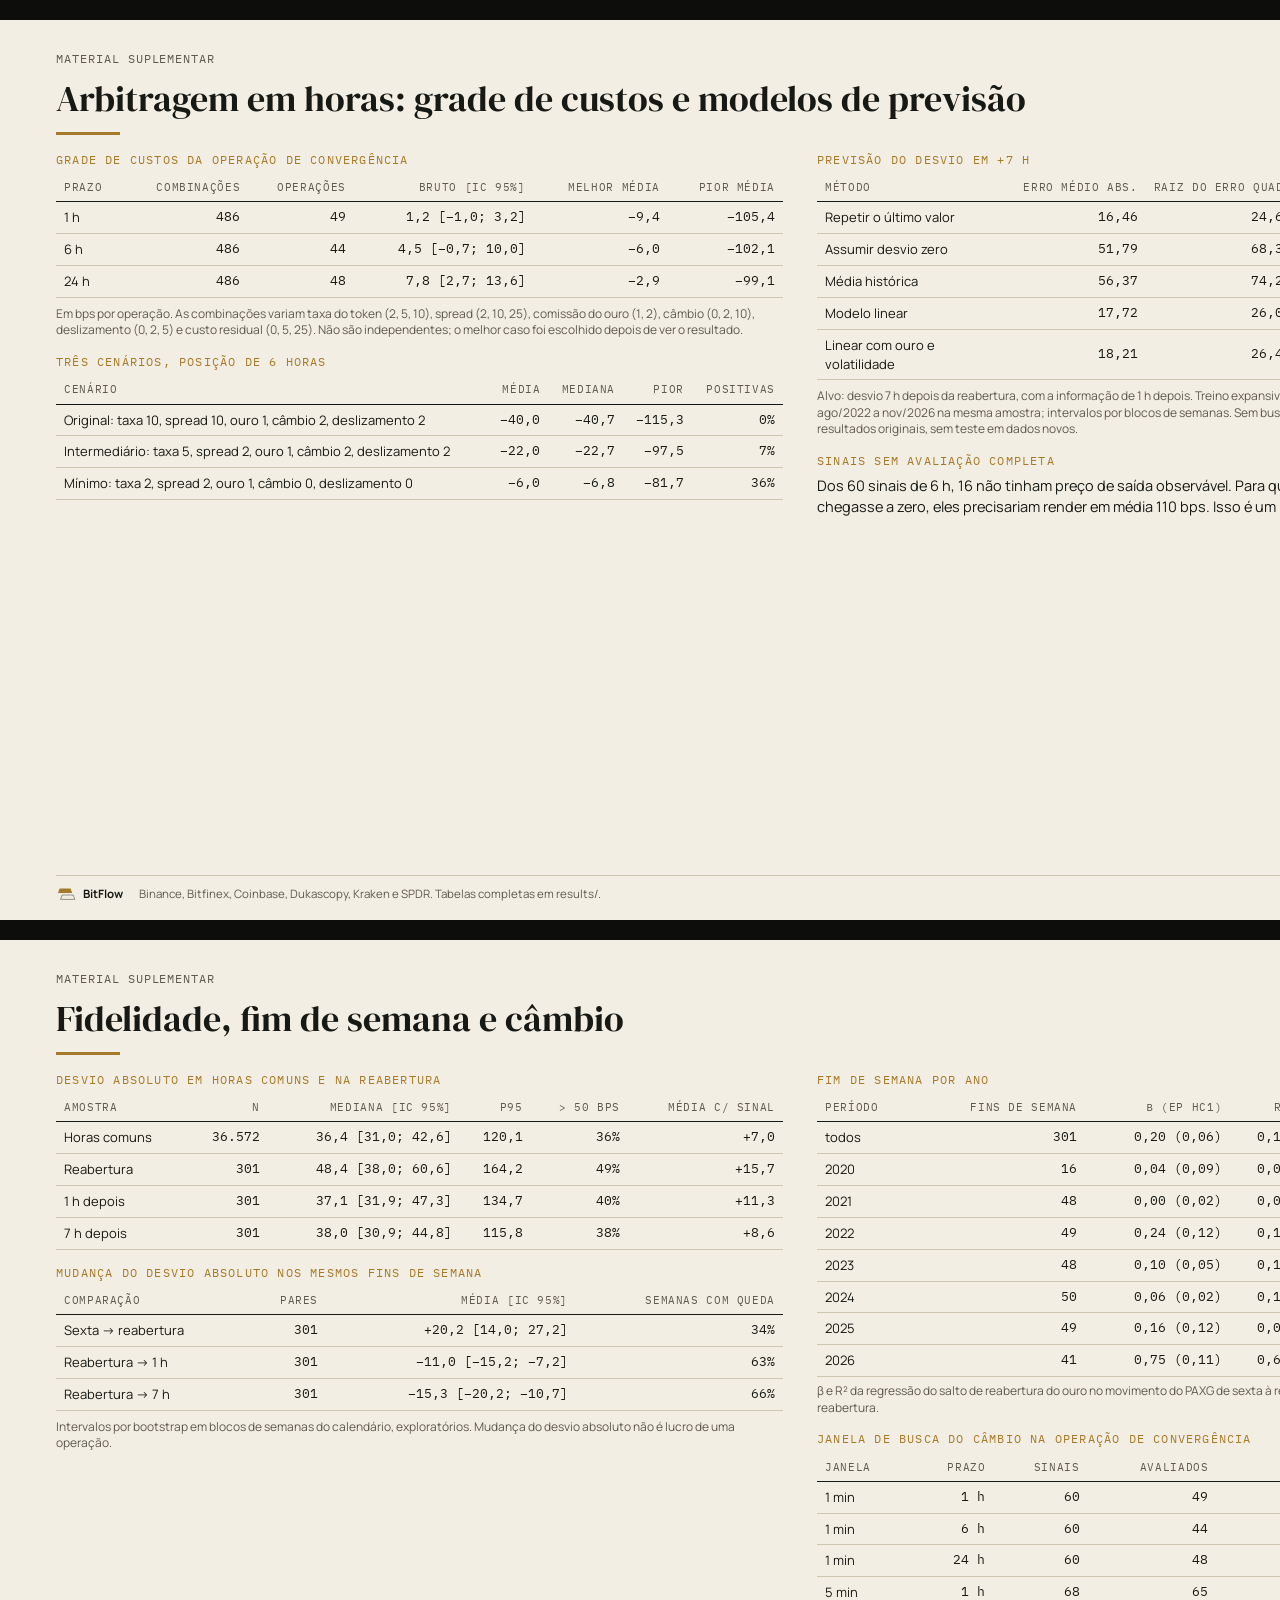
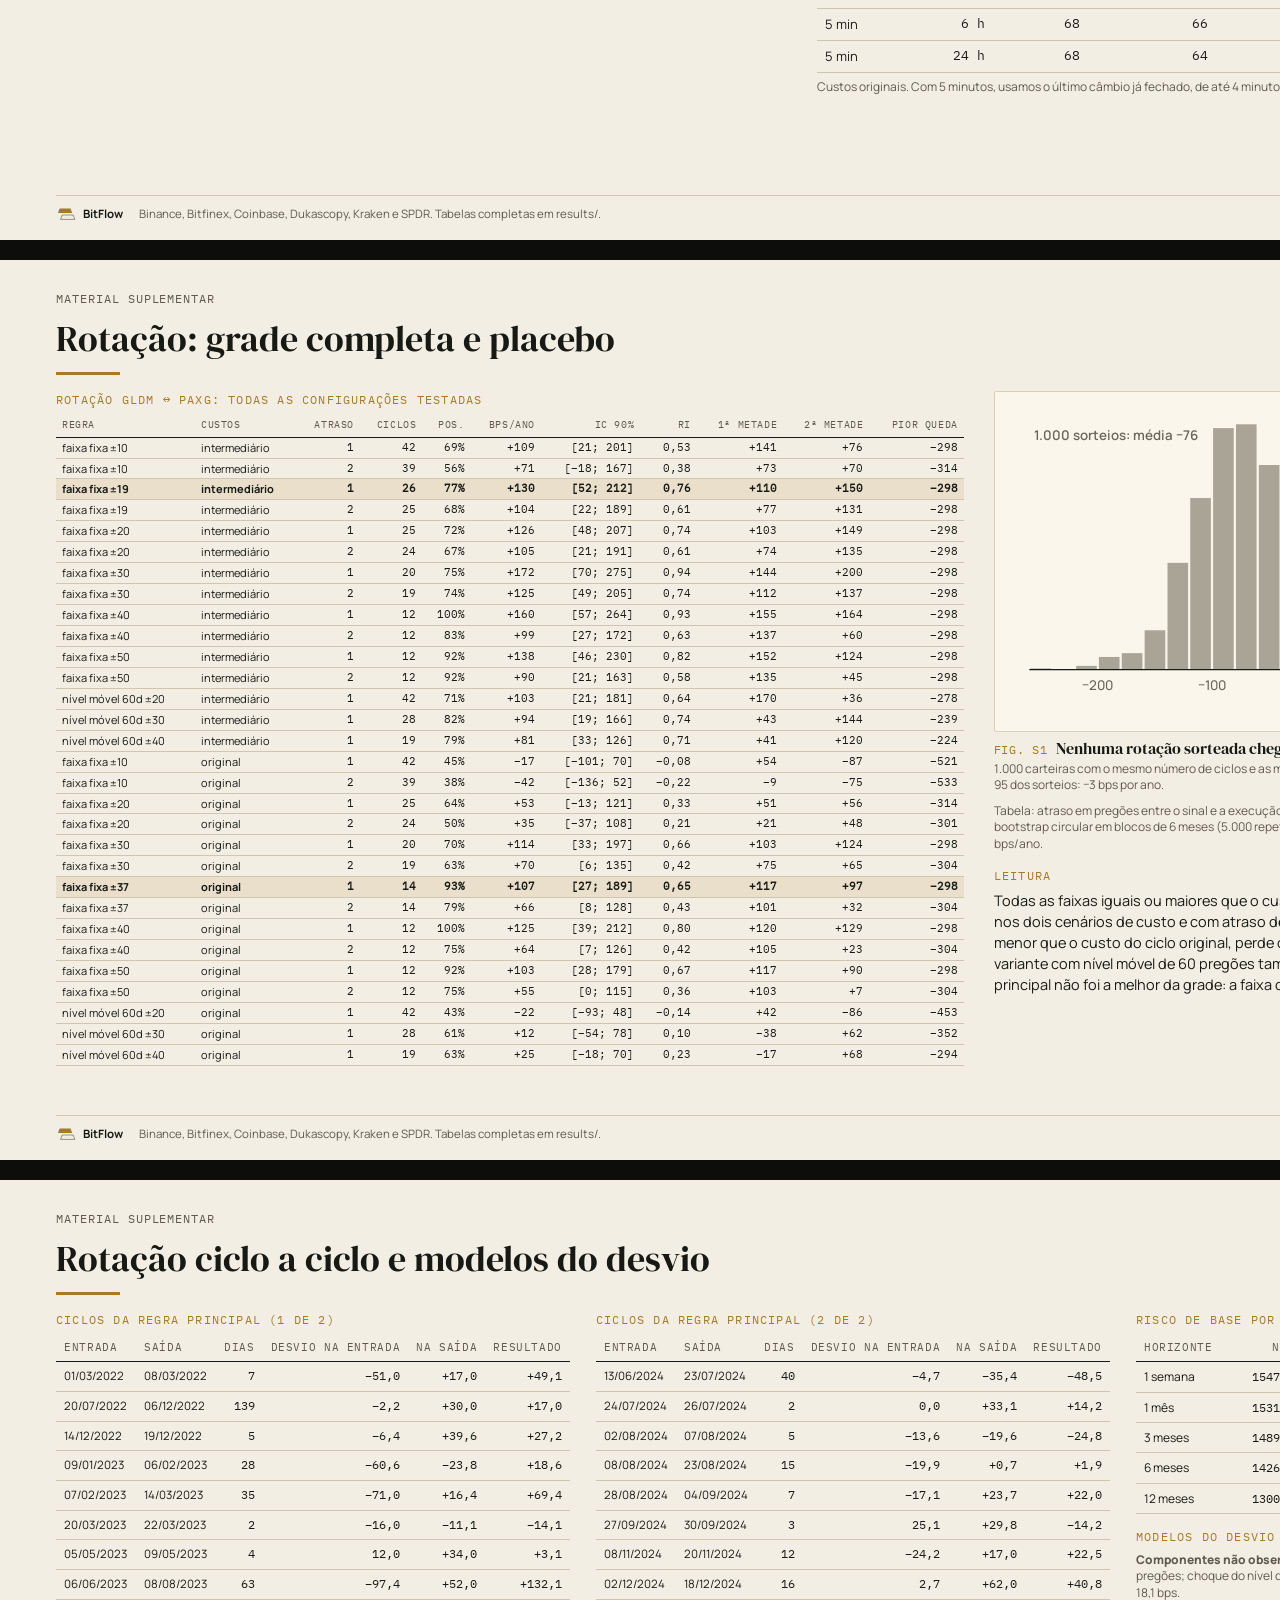
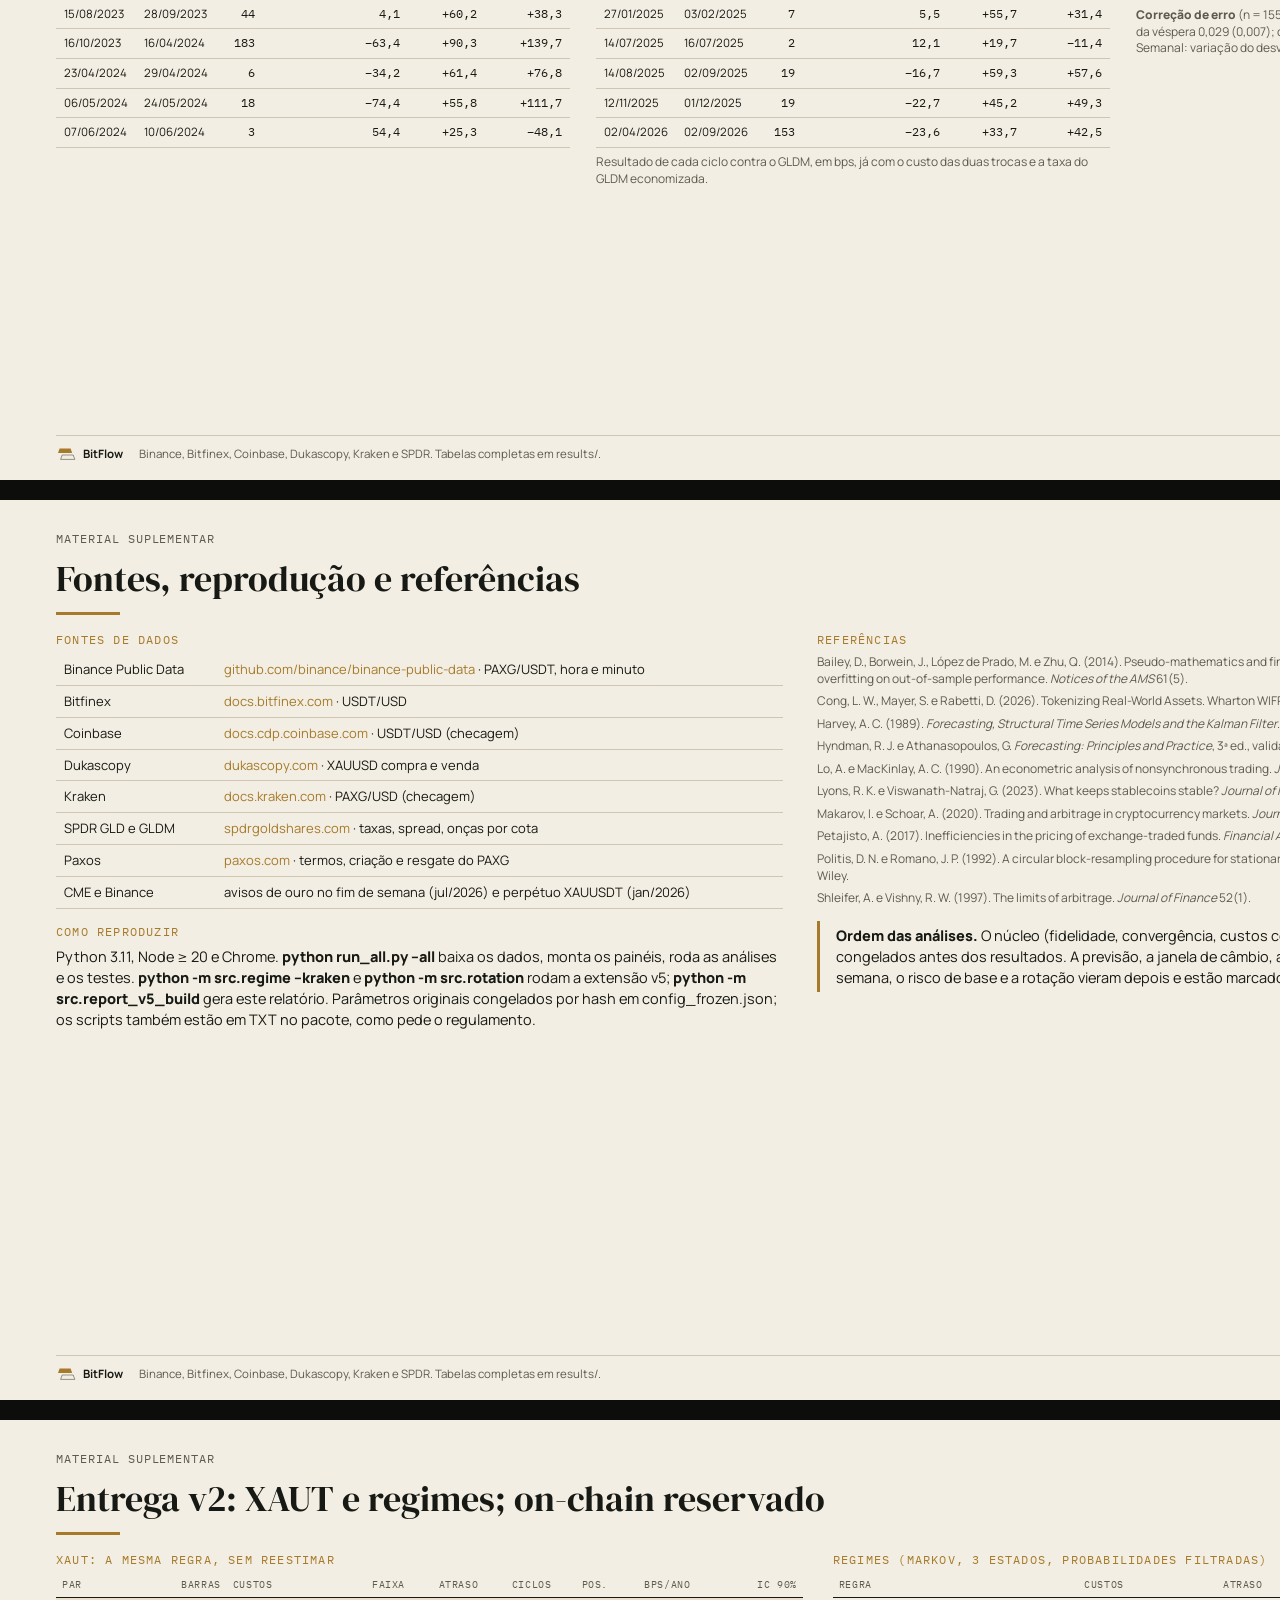
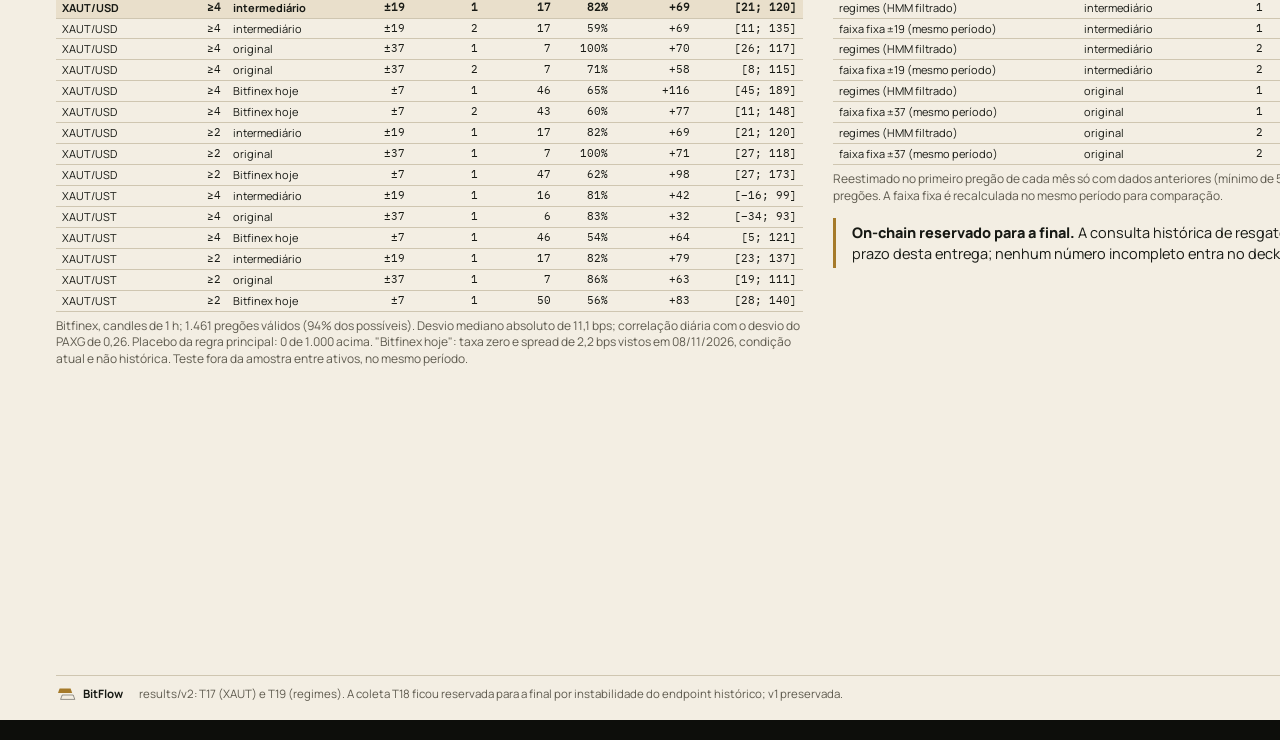
<file: slides/entrega_v2_suplementar.html>
<!doctype html><html lang="pt-BR"><head><meta charset="utf-8"><meta name="viewport" content="width=1600"><title>PAXG × Ouro · material suplementar v2 · BitFlow</title><style>
@font-face{font-family:Manrope;src:url("design-systems/assets/fonts/Manrope.ttf");font-weight:200 800}
@font-face{font-family:DMSerif;src:url("design-systems/assets/fonts/DMSerifDisplay-Regular.ttf")}
@font-face{font-family:DMSerif;font-style:italic;src:url("design-systems/assets/fonts/DMSerifDisplay-Italic.ttf")}
@font-face{font-family:PlexMono;src:url("design-systems/assets/fonts/IBMPlexMono-Regular.ttf")}
@page{size:1600px 900px;margin:0}
*{box-sizing:border-box;margin:0;padding:0}
html{background:#0d0e0b}
body{font-family:Manrope,Arial,sans-serif;font-size:14.5px;line-height:1.45;-webkit-print-color-adjust:exact;print-color-adjust:exact}
.page{--bg:#F3EEE3;--ink:#171914;--muted:#5E5A4E;--line:#CFC6B1;--card:#FAF6EC;--gold:#A57A2A;--paxg:#5F7A62;--neg:#B0482F;
 width:1600px;height:900px;background:var(--bg);color:var(--ink);position:relative;overflow:hidden;margin:20px auto;padding:30px 56px 0;page-break-after:always;break-after:page}
.page.dark{--bg:#171914;--ink:#F3EEE3;--muted:#ABA797;--line:#3B3E34;--card:#1F221B;--gold:#CFAD68;--paxg:#A4B7A4;--neg:#E69B88}
@media print{html{background:none}.page{margin:0}}
.hd{display:flex;align-items:center;justify-content:space-between;font-family:PlexMono,monospace;font-size:12px;letter-spacing:.08em;text-transform:uppercase;color:var(--muted)}
.reg{display:flex;gap:5px;margin-left:auto;margin-right:16px}.reg i{display:block;width:16px;height:3px;background:var(--line)}.reg i.on{background:var(--gold)}
h1{font-family:DMSerif,serif;font-weight:400;font-size:36px;line-height:1.12;margin-top:12px;max-width:1420px}
.rule{width:64px;height:3px;background:var(--gold);margin:12px 0 16px}
.h{font-family:PlexMono,monospace;font-size:12px;letter-spacing:.1em;text-transform:uppercase;color:var(--gold);margin-bottom:6px}
.h.neg{color:var(--neg)}
p{font-size:14.5px}p+p{margin-top:6px}
b{font-weight:800}
.g{color:var(--paxg)}.r{color:var(--neg)}.o{color:var(--gold)}
.grid{display:grid;gap:22px}
.card{background:var(--card);border:1px solid var(--line);border-radius:2px;padding:11px 14px}
.card .ct{font-size:13.5px;font-weight:700;margin-bottom:5px}
.card .ct i{font-style:normal;font-family:PlexMono,monospace;font-size:12px;color:var(--gold);margin-right:8px}
.nums{display:flex;gap:18px;margin-bottom:5px}.nums div{flex:1}
.nums strong{display:block;font-family:DMSerif,serif;font-weight:400;font-size:30px;line-height:1.05}
.nums span{display:block;font-family:PlexMono,monospace;font-size:10px;letter-spacing:.06em;text-transform:uppercase;color:var(--muted);line-height:1.3;margin-top:2px}
.card p{font-size:13px;line-height:1.42}
.fig{background:#FAF6EC;border:1px solid #D9D0BA;border-radius:2px;padding:10px 12px 6px;color:#171914}
.cap{margin-top:7px;font-family:DMSerif,serif;font-size:15.5px;line-height:1.25}
.cap i{font-style:normal;font-family:PlexMono,monospace;font-size:11.5px;color:var(--gold);margin-right:8px;letter-spacing:.06em}
.capd{font-size:12px;color:var(--muted);line-height:1.35;margin-top:2px}
.rail{display:grid;grid-template-columns:repeat(5,1fr);gap:26px;border-top:1px solid var(--line);margin-top:14px;padding-top:14px}
.st{position:relative}
.st:before{content:"";position:absolute;top:-20px;left:0;width:11px;height:11px;border-radius:50%;background:var(--gold);box-shadow:0 0 0 4px var(--bg)}
.st .sn{font-family:PlexMono,monospace;font-size:11.5px;color:var(--gold);letter-spacing:.08em}
.st h3{font-family:DMSerif,serif;font-weight:400;font-size:19px;line-height:1.15;margin:1px 0 4px}
.st p{font-size:13px;line-height:1.42}
.st .k{font-family:PlexMono,monospace;font-size:13px;border-left:2px solid var(--gold);padding:1px 0 1px 8px;margin-top:6px}
table{border-collapse:collapse;width:100%;font-size:13px}
th{text-align:left;font-family:PlexMono,monospace;font-weight:400;font-size:10.5px;letter-spacing:.06em;text-transform:uppercase;color:var(--muted);padding:6px 8px;border-bottom:1px solid var(--ink)}
td{padding:6px 8px;border-bottom:1px solid var(--line)}
td.n,th.n{text-align:right;font-family:PlexMono,monospace;white-space:nowrap}
tr.hl td{background:rgba(165,122,42,.13);font-weight:700}
table.tight td{padding:3px 6px;font-size:11.5px}table.tight th{padding:4px 6px;font-size:10px}
table.tighter td{padding:2px 6px;font-size:11px}
.risk{border-top:1px solid var(--line);padding-top:8px}
.risk .lab{font-family:PlexMono,monospace;font-size:11px;color:var(--muted);letter-spacing:.06em;text-transform:uppercase}
.risk h4{font-size:14px;font-weight:800;margin:2px 0}
.risk strong{display:block;font-family:DMSerif,serif;font-weight:400;font-size:24px;line-height:1.1}
.risk small{display:block;font-family:PlexMono,monospace;font-size:10px;color:var(--muted);text-transform:uppercase;letter-spacing:.05em;margin-bottom:4px}
.risk p{font-size:12.8px;line-height:1.4}
.call{border-left:3px solid var(--gold);padding:4px 0 4px 16px}
.call p{font-size:14.5px}
.call.serif p{font-family:DMSerif,serif;font-size:19px;line-height:1.3}
.box{border-left:3px solid var(--gold);padding:4px 0 4px 16px}
.box.gold{border-color:var(--gold)}
.sheet{--ink:#171914;--muted:#5E5A4E;--line:#CFC6B1;--card:#FFFFFF;--gold:#A57A2A;--paxg:#5F7A62;--neg:#B0482F;background:#F3EEE3;color:#171914;border-radius:2px;padding:20px 24px}
.roadrow{display:grid;grid-template-columns:36px 1fr 220px;gap:12px;align-items:baseline;border-top:1px solid var(--line);padding:8px 0}
.roadrow .n{font-family:PlexMono,monospace;font-size:12px;color:var(--gold)}
.roadrow h3{font-family:DMSerif,serif;font-weight:400;font-size:18px;line-height:1.2}
.roadrow p{font-size:12.8px;color:var(--muted);line-height:1.35}
.roadrow .v{font-family:PlexMono,monospace;font-size:13px;text-align:right}
.ft{position:absolute;left:56px;right:56px;bottom:16px;display:flex;align-items:center;gap:16px;border-top:1px solid var(--line);padding-top:8px;font-size:11.5px;color:var(--muted)}
.ft .brand{display:flex;align-items:center;gap:7px;color:var(--ink);font-weight:700;white-space:nowrap}
.ft .src{flex:1}
.ft .mono{font-family:PlexMono,monospace;white-space:nowrap}
.small{font-size:12px;color:var(--muted);line-height:1.38}
a{color:var(--gold);text-decoration:none}
.cover{--bg:#171914;--ink:#F3EEE3;--muted:#ABA797;--line:#3B3E34;--gold:#CFAD68;width:1600px;height:900px;background:#171914;color:#F3EEE3;position:relative;overflow:hidden;margin:20px auto;page-break-after:always;break-after:page}
@media print{.cover{margin:0}}
.cover .imprint{position:absolute;left:80px;top:64px;display:flex;align-items:center;gap:16px;font-size:24px;font-weight:600;letter-spacing:-.02em}
.cover .event{position:absolute;right:80px;top:66px;text-align:right;font-size:15px;line-height:1.75;color:var(--muted)}
.cover .title{position:absolute;left:80px;top:150px;font-family:DMSerif,serif;font-size:181px;line-height:1.01;letter-spacing:-.04em}
.cover .title span{display:block}
.cover .title .second{margin-left:150px;margin-top:10px;white-space:nowrap}
.cover .title small{font-size:72px;letter-spacing:-.02em;position:relative;top:-3px}
.cover .title em{font-family:DMSerif,serif;font-style:italic;color:var(--gold);letter-spacing:-.035em}
.cover .mark{position:absolute;right:80px;top:158px;color:var(--gold)}
.cover .regi{position:absolute;left:80px;top:589px;display:flex;gap:19px}
.cover .regi i{display:block;height:1px;background:var(--gold);width:156px}.cover .regi i:last-child{position:relative;top:15px;width:69px}
.cover .desc{position:absolute;left:80px;top:651px;font-size:28px;line-height:1.5;letter-spacing:-.02em}
.cover .question{position:absolute;left:960px;top:644px;width:560px;font-family:DMSerif,serif;font-size:32px;line-height:1.25;color:var(--muted)}
.cover .date{position:absolute;right:80px;top:509px;font-family:PlexMono,monospace;font-size:13px;letter-spacing:.06em;color:var(--muted)}
.cover .cft{position:absolute;left:80px;right:80px;bottom:30px;display:flex;justify-content:space-between;align-items:center;font-size:14px;color:var(--muted)}
.cover .cft .mono{font-family:PlexMono,monospace;font-size:13px}
.qrow{display:grid;grid-template-columns:44px 1fr 150px;gap:14px;align-items:baseline;border-top:1px solid var(--line);padding:14px 0}
.qrow .n{font-family:PlexMono,monospace;font-size:13px;color:var(--gold)}
.qrow h3{font-family:DMSerif,serif;font-weight:400;font-size:23px;line-height:1.2}
.qrow p{font-size:14px;color:var(--muted);margin-top:4px}
.qrow .w{font-family:PlexMono,monospace;font-size:12px;color:var(--muted);text-align:right;text-transform:uppercase;letter-spacing:.06em}
.band{background:#171914;color:#F3EEE3;border-radius:2px;padding:22px 30px;display:grid;grid-template-columns:150px 1fr;gap:24px;align-items:start}
.band .lab{font-family:DMSerif,serif;font-style:italic;color:#CFAD68;font-size:26px;line-height:1.1}
.band p{font-family:DMSerif,serif;font-size:22px;line-height:1.35}
.ans{border-top:3px solid var(--gold);padding-top:10px}
.ans .q{font-family:PlexMono,monospace;font-size:12px;letter-spacing:.06em;text-transform:uppercase;color:var(--muted)}
.ans h3{font-family:DMSerif,serif;font-weight:400;font-size:20px;line-height:1.25;margin:6px 0 8px}
.ans strong{display:block;font-family:DMSerif,serif;font-weight:400;font-size:40px;line-height:1;color:var(--gold)}
.ans small{display:block;font-family:PlexMono,monospace;font-size:11px;letter-spacing:.05em;text-transform:uppercase;color:var(--muted);margin-top:4px}
.roomy p{font-size:15.5px;line-height:1.5}.roomy .st p,.roomy .card p{font-size:14px}.roomy .st h3{font-size:20px}
.roomy .roadrow{padding:10px 0}.roomy .roadrow h3{font-size:20px}.roomy .roadrow p{font-size:13.5px}.roomy .call.serif p{font-size:21px}
.roomy .sheet.compact .roadrow{padding:7px 0}.roomy .sheet.compact .roadrow h3{font-size:18px}.roomy .sheet.compact .roadrow p{font-size:12.8px}.roomy .sheet.compact .call.serif p{font-size:19px}
.roomy td{font-size:14px}
.big h1{font-size:40px}.big .h{font-size:13px;margin-bottom:8px}
.big p{font-size:16.5px;line-height:1.55}.big p+p{margin-top:8px}
.big .st p,.big .card p{font-size:14.8px}.big .st h3{font-size:21px}.big .st .k{font-size:14px}
.big .card{padding:14px 16px}.big .card .ct{font-size:14.5px}.big .nums strong{font-size:36px}.big .nums span{font-size:11px}
.big td{font-size:15px;padding:8px}.big th{font-size:11px}
.big .risk p{font-size:14.8px}.big .risk strong{font-size:28px}.big .risk h4{font-size:15.5px}
.big .call p{font-size:17px}.big .call.serif p{font-size:22px}
.big .cap{font-size:17px}.big .capd{font-size:13px}
.big .qrow{padding:18px 0}.big .qrow h3{font-size:25px}.big .qrow p{font-size:15.5px}
.big .band p{font-size:24px}.big .band .lab{font-size:30px}
.big .ans h3{font-size:22px}.big .ans strong{font-size:50px}.big .ans small{font-size:12px}
.big .small{font-size:14px}
.big table.airy td{padding:13px 8px;vertical-align:top}.roomy .small{font-size:13.2px}.roomy .risk p{font-size:13.5px}.roomy .capd{font-size:12.8px}
</style></head><body><section class="page light"><div class="hd"><span>Material suplementar</span><div class="reg"><i class="on"></i><i class=""></i><i class=""></i><i class=""></i><i class=""></i><i class=""></i></div><span>A1 / A6</span></div><h1>Arbitragem em horas: grade de custos e modelos de previsão</h1><div class="rule"></div><div class="grid" style="grid-template-columns:1fr 1fr;gap:34px">
<div><div class="h">Grade de custos da operação de convergência</div>
<table><thead><tr><th>Prazo</th><th class="n">Combinações</th><th class="n">Operações</th><th class="n">Bruto [IC 95%]</th><th class="n">Melhor média</th><th class="n">Pior média</th></tr></thead><tbody><tr><td>1 h</td><td class="n">486</td><td class="n">49</td><td class="n">1,2 [−1,0; 3,2]</td><td class="n">−9,4</td><td class="n">−105,4</td></tr><tr><td>6 h</td><td class="n">486</td><td class="n">44</td><td class="n">4,5 [−0,7; 10,0]</td><td class="n">−6,0</td><td class="n">−102,1</td></tr><tr><td>24 h</td><td class="n">486</td><td class="n">48</td><td class="n">7,8 [2,7; 13,6]</td><td class="n">−2,9</td><td class="n">−99,1</td></tr></tbody></table>
<p class="small" style="margin-top:8px">Em bps por operação. As combinações variam taxa do token (2, 5, 10), spread (2, 10, 25), comissão do ouro (1, 2), câmbio (0, 2, 10), deslizamento (0, 2, 5) e custo residual (0, 5, 25). Não são independentes; o melhor caso foi escolhido depois de ver o resultado.</p>
<div class="h" style="margin-top:14px">Três cenários, posição de 6 horas</div>
<table><thead><tr><th>Cenário</th><th class="n">Média</th><th class="n">Mediana</th><th class="n">Pior</th><th class="n">Positivas</th></tr></thead><tbody><tr><td>Original: taxa 10, spread 10, ouro 1, câmbio 2, deslizamento 2</td><td class="n">−40,0</td><td class="n">−40,7</td><td class="n">−115,3</td><td class="n">0%</td></tr><tr><td>Intermediário: taxa 5, spread 2, ouro 1, câmbio 2, deslizamento 2</td><td class="n">−22,0</td><td class="n">−22,7</td><td class="n">−97,5</td><td class="n">7%</td></tr><tr><td>Mínimo: taxa 2, spread 2, ouro 1, câmbio 0, deslizamento 0</td><td class="n">−6,0</td><td class="n">−6,8</td><td class="n">−81,7</td><td class="n">36%</td></tr></tbody></table></div>
<div><div class="h">Previsão do desvio em +7 h</div>
<table><thead><tr><th>Método</th><th class="n">Erro médio abs.</th><th class="n">Raiz do erro quad.</th><th class="n">Diferença vs. repetir [IC 95%]</th></tr></thead><tbody><tr><td>Repetir o último valor</td><td class="n">16,46</td><td class="n">24,64</td><td class="n">0,00 [0,00; 0,00]</td></tr><tr><td>Assumir desvio zero</td><td class="n">51,79</td><td class="n">68,33</td><td class="n">35,33 [27,61; 43,70]</td></tr><tr><td>Média histórica</td><td class="n">56,37</td><td class="n">74,29</td><td class="n">39,92 [30,55; 50,07]</td></tr><tr><td>Modelo linear</td><td class="n">17,72</td><td class="n">26,05</td><td class="n">1,27 [−0,35; 3,01]</td></tr><tr><td>Linear com ouro e volatilidade</td><td class="n">18,21</td><td class="n">26,44</td><td class="n">1,75 [−0,02; 3,57]</td></tr></tbody></table>
<p class="small" style="margin-top:8px">Alvo: desvio 7 h depois da reabertura, com a informação de 1 h depois. Treino expansivo a partir de 104 semanas; 204 previsões de ago/2022 a nov/2026 na mesma amostra; intervalos por blocos de semanas. Sem busca de parâmetros. Análise posterior aos resultados originais, sem teste em dados novos.</p>
<div class="h" style="margin-top:14px">Sinais sem avaliação completa</div>
<p>Dos 60 sinais de 6 h, 16 não tinham preço de saída observável. Para que o saldo médio original dos 60 chegasse a zero, eles precisariam render em média 110 bps. Isso é um limiar, não uma estimativa.</p></div></div><div class="ft"><span class="brand"><svg viewBox="0 0 100 100" style="width:20px;height:20px;display:block" aria-hidden="true"><path d="M18 23h55l8 22H10z" fill="var(--gold)"/><path d="M31 55h55l8 22H23z" fill="none" stroke="var(--ink)" stroke-width="2.2"/></svg>BitFlow</span><span class="src">Binance, Bitfinex, Coinbase, Dukascopy, Kraken e SPDR. Tabelas completas em results/.</span><span class="mono">PAXG × OURO · 2020–2026</span></div></section><section class="page light"><div class="hd"><span>Material suplementar</span><div class="reg"><i class="on"></i><i class="on"></i><i class=""></i><i class=""></i><i class=""></i><i class=""></i></div><span>A2 / A6</span></div><h1>Fidelidade, fim de semana e câmbio</h1><div class="rule"></div><div class="grid" style="grid-template-columns:1fr 1fr;gap:34px">
<div><div class="h">Desvio absoluto em horas comuns e na reabertura</div>
<table><thead><tr><th>Amostra</th><th class="n">n</th><th class="n">Mediana [IC 95%]</th><th class="n">p95</th><th class="n">&gt; 50 bps</th><th class="n">Média c/ sinal</th></tr></thead><tbody><tr><td>Horas comuns</td><td class="n">36.572</td><td class="n">36,4 [31,0; 42,6]</td><td class="n">120,1</td><td class="n">36%</td><td class="n">+7,0</td></tr><tr><td>Reabertura</td><td class="n">301</td><td class="n">48,4 [38,0; 60,6]</td><td class="n">164,2</td><td class="n">49%</td><td class="n">+15,7</td></tr><tr><td>1 h depois</td><td class="n">301</td><td class="n">37,1 [31,9; 47,3]</td><td class="n">134,7</td><td class="n">40%</td><td class="n">+11,3</td></tr><tr><td>7 h depois</td><td class="n">301</td><td class="n">38,0 [30,9; 44,8]</td><td class="n">115,8</td><td class="n">38%</td><td class="n">+8,6</td></tr></tbody></table>
<div class="h" style="margin-top:14px">Mudança do desvio absoluto nos mesmos fins de semana</div>
<table><thead><tr><th>Comparação</th><th class="n">Pares</th><th class="n">Média [IC 95%]</th><th class="n">Semanas com queda</th></tr></thead><tbody><tr><td>Sexta → reabertura</td><td class="n">301</td><td class="n">+20,2 [14,0; 27,2]</td><td class="n">34%</td></tr><tr><td>Reabertura → 1 h</td><td class="n">301</td><td class="n">−11,0 [−15,2; −7,2]</td><td class="n">63%</td></tr><tr><td>Reabertura → 7 h</td><td class="n">301</td><td class="n">−15,3 [−20,2; −10,7]</td><td class="n">66%</td></tr></tbody></table>
<p class="small" style="margin-top:8px">Intervalos por bootstrap em blocos de semanas do calendário, exploratórios. Mudança do desvio absoluto não é lucro de uma operação.</p></div>
<div><div class="h">Fim de semana por ano</div>
<table><thead><tr><th>Período</th><th class="n">Fins de semana</th><th class="n">β (ep HC1)</th><th class="n">R²</th><th class="n">Prêmio médio</th><th class="n">Mediana</th></tr></thead><tbody><tr><td>todos</td><td class="n">301</td><td class="n">0,20 (0,06)</td><td class="n">0,16</td><td class="n">+14,2</td><td class="n">+6,1</td></tr><tr><td>2020</td><td class="n">16</td><td class="n">0,04 (0,09)</td><td class="n">0,01</td><td class="n">+3,7</td><td class="n">+11,0</td></tr><tr><td>2021</td><td class="n">48</td><td class="n">0,00 (0,02)</td><td class="n">0,00</td><td class="n">+30,2</td><td class="n">+9,3</td></tr><tr><td>2022</td><td class="n">49</td><td class="n">0,24 (0,12)</td><td class="n">0,15</td><td class="n">+2,4</td><td class="n">+7,5</td></tr><tr><td>2023</td><td class="n">48</td><td class="n">0,10 (0,05)</td><td class="n">0,12</td><td class="n">+1,1</td><td class="n">−12,3</td></tr><tr><td>2024</td><td class="n">50</td><td class="n">0,06 (0,02)</td><td class="n">0,11</td><td class="n">+16,8</td><td class="n">+12,4</td></tr><tr><td>2025</td><td class="n">49</td><td class="n">0,16 (0,12)</td><td class="n">0,09</td><td class="n">+25,5</td><td class="n">+17,9</td></tr><tr><td>2026</td><td class="n">41</td><td class="n">0,75 (0,11)</td><td class="n">0,66</td><td class="n">+12,0</td><td class="n">+1,4</td></tr></tbody></table>
<p class="small" style="margin-top:6px">β e R² da regressão do salto de reabertura do ouro no movimento do PAXG de sexta à reabertura. Prêmio: variação do desvio de sexta à reabertura.</p>
<div class="h" style="margin-top:14px">Janela de busca do câmbio na operação de convergência</div>
<table><thead><tr><th>Janela</th><th class="n">Prazo</th><th class="n">Sinais</th><th class="n">Avaliados</th><th class="n">Sem avaliação</th><th class="n">Saldo médio</th></tr></thead><tbody><tr><td>1 min</td><td class="n">1 h</td><td class="n">60</td><td class="n">49</td><td class="n">11</td><td class="n">−43,4</td></tr><tr><td>1 min</td><td class="n">6 h</td><td class="n">60</td><td class="n">44</td><td class="n">16</td><td class="n">−40,0</td></tr><tr><td>1 min</td><td class="n">24 h</td><td class="n">60</td><td class="n">48</td><td class="n">12</td><td class="n">−37,0</td></tr><tr><td>5 min</td><td class="n">1 h</td><td class="n">68</td><td class="n">65</td><td class="n">3</td><td class="n">−43,1</td></tr><tr><td>5 min</td><td class="n">6 h</td><td class="n">68</td><td class="n">66</td><td class="n">2</td><td class="n">−39,8</td></tr><tr><td>5 min</td><td class="n">24 h</td><td class="n">68</td><td class="n">64</td><td class="n">4</td><td class="n">−35,8</td></tr></tbody></table>
<p class="small" style="margin-top:6px">Custos originais. Com 5 minutos, usamos o último câmbio já fechado, de até 4 minutos antes; token e ouro seguem no minuto exato.</p></div></div><div class="ft"><span class="brand"><svg viewBox="0 0 100 100" style="width:20px;height:20px;display:block" aria-hidden="true"><path d="M18 23h55l8 22H10z" fill="var(--gold)"/><path d="M31 55h55l8 22H23z" fill="none" stroke="var(--ink)" stroke-width="2.2"/></svg>BitFlow</span><span class="src">Binance, Bitfinex, Coinbase, Dukascopy, Kraken e SPDR. Tabelas completas em results/.</span><span class="mono">PAXG × OURO · 2020–2026</span></div></section><section class="page light"><div class="hd"><span>Material suplementar</span><div class="reg"><i class="on"></i><i class="on"></i><i class="on"></i><i class=""></i><i class=""></i><i class=""></i></div><span>A3 / A6</span></div><h1>Rotação: grade completa e placebo</h1><div class="rule"></div><div class="grid" style="grid-template-columns:1.65fr 1fr;gap:30px">
<div><div class="h">Rotação GLDM ↔ PAXG: todas as configurações testadas</div>
<table class="tight tighter"><thead><tr><th>Regra</th><th>Custos</th><th class="n">Atraso</th><th class="n">Ciclos</th><th class="n">Pos.</th><th class="n">bps/ano</th><th class="n">IC 90%</th><th class="n">RI</th><th class="n">1ª metade</th><th class="n">2ª metade</th><th class="n">Pior queda</th></tr></thead><tbody><tr class=""><td>faixa fixa ±10</td><td>intermediário</td><td class="n">1</td><td class="n">42</td><td class="n">69%</td><td class="n">+109</td><td class="n">[21; 201]</td><td class="n">0,53</td><td class="n">+141</td><td class="n">+76</td><td class="n">−298</td></tr><tr class=""><td>faixa fixa ±10</td><td>intermediário</td><td class="n">2</td><td class="n">39</td><td class="n">56%</td><td class="n">+71</td><td class="n">[−18; 167]</td><td class="n">0,38</td><td class="n">+73</td><td class="n">+70</td><td class="n">−314</td></tr><tr class="hl"><td>faixa fixa ±19</td><td>intermediário</td><td class="n">1</td><td class="n">26</td><td class="n">77%</td><td class="n">+130</td><td class="n">[52; 212]</td><td class="n">0,76</td><td class="n">+110</td><td class="n">+150</td><td class="n">−298</td></tr><tr class=""><td>faixa fixa ±19</td><td>intermediário</td><td class="n">2</td><td class="n">25</td><td class="n">68%</td><td class="n">+104</td><td class="n">[22; 189]</td><td class="n">0,61</td><td class="n">+77</td><td class="n">+131</td><td class="n">−298</td></tr><tr class=""><td>faixa fixa ±20</td><td>intermediário</td><td class="n">1</td><td class="n">25</td><td class="n">72%</td><td class="n">+126</td><td class="n">[48; 207]</td><td class="n">0,74</td><td class="n">+103</td><td class="n">+149</td><td class="n">−298</td></tr><tr class=""><td>faixa fixa ±20</td><td>intermediário</td><td class="n">2</td><td class="n">24</td><td class="n">67%</td><td class="n">+105</td><td class="n">[21; 191]</td><td class="n">0,61</td><td class="n">+74</td><td class="n">+135</td><td class="n">−298</td></tr><tr class=""><td>faixa fixa ±30</td><td>intermediário</td><td class="n">1</td><td class="n">20</td><td class="n">75%</td><td class="n">+172</td><td class="n">[70; 275]</td><td class="n">0,94</td><td class="n">+144</td><td class="n">+200</td><td class="n">−298</td></tr><tr class=""><td>faixa fixa ±30</td><td>intermediário</td><td class="n">2</td><td class="n">19</td><td class="n">74%</td><td class="n">+125</td><td class="n">[49; 205]</td><td class="n">0,74</td><td class="n">+112</td><td class="n">+137</td><td class="n">−298</td></tr><tr class=""><td>faixa fixa ±40</td><td>intermediário</td><td class="n">1</td><td class="n">12</td><td class="n">100%</td><td class="n">+160</td><td class="n">[57; 264]</td><td class="n">0,93</td><td class="n">+155</td><td class="n">+164</td><td class="n">−298</td></tr><tr class=""><td>faixa fixa ±40</td><td>intermediário</td><td class="n">2</td><td class="n">12</td><td class="n">83%</td><td class="n">+99</td><td class="n">[27; 172]</td><td class="n">0,63</td><td class="n">+137</td><td class="n">+60</td><td class="n">−298</td></tr><tr class=""><td>faixa fixa ±50</td><td>intermediário</td><td class="n">1</td><td class="n">12</td><td class="n">92%</td><td class="n">+138</td><td class="n">[46; 230]</td><td class="n">0,82</td><td class="n">+152</td><td class="n">+124</td><td class="n">−298</td></tr><tr class=""><td>faixa fixa ±50</td><td>intermediário</td><td class="n">2</td><td class="n">12</td><td class="n">92%</td><td class="n">+90</td><td class="n">[21; 163]</td><td class="n">0,58</td><td class="n">+135</td><td class="n">+45</td><td class="n">−298</td></tr><tr class=""><td>nível móvel 60d ±20</td><td>intermediário</td><td class="n">1</td><td class="n">42</td><td class="n">71%</td><td class="n">+103</td><td class="n">[21; 181]</td><td class="n">0,64</td><td class="n">+170</td><td class="n">+36</td><td class="n">−278</td></tr><tr class=""><td>nível móvel 60d ±30</td><td>intermediário</td><td class="n">1</td><td class="n">28</td><td class="n">82%</td><td class="n">+94</td><td class="n">[19; 166]</td><td class="n">0,74</td><td class="n">+43</td><td class="n">+144</td><td class="n">−239</td></tr><tr class=""><td>nível móvel 60d ±40</td><td>intermediário</td><td class="n">1</td><td class="n">19</td><td class="n">79%</td><td class="n">+81</td><td class="n">[33; 126]</td><td class="n">0,71</td><td class="n">+41</td><td class="n">+120</td><td class="n">−224</td></tr><tr class=""><td>faixa fixa ±10</td><td>original</td><td class="n">1</td><td class="n">42</td><td class="n">45%</td><td class="n">−17</td><td class="n">[−101; 70]</td><td class="n">−0,08</td><td class="n">+54</td><td class="n">−87</td><td class="n">−521</td></tr><tr class=""><td>faixa fixa ±10</td><td>original</td><td class="n">2</td><td class="n">39</td><td class="n">38%</td><td class="n">−42</td><td class="n">[−136; 52]</td><td class="n">−0,22</td><td class="n">−9</td><td class="n">−75</td><td class="n">−533</td></tr><tr class=""><td>faixa fixa ±20</td><td>original</td><td class="n">1</td><td class="n">25</td><td class="n">64%</td><td class="n">+53</td><td class="n">[−13; 121]</td><td class="n">0,33</td><td class="n">+51</td><td class="n">+56</td><td class="n">−314</td></tr><tr class=""><td>faixa fixa ±20</td><td>original</td><td class="n">2</td><td class="n">24</td><td class="n">50%</td><td class="n">+35</td><td class="n">[−37; 108]</td><td class="n">0,21</td><td class="n">+21</td><td class="n">+48</td><td class="n">−301</td></tr><tr class=""><td>faixa fixa ±30</td><td>original</td><td class="n">1</td><td class="n">20</td><td class="n">70%</td><td class="n">+114</td><td class="n">[33; 197]</td><td class="n">0,66</td><td class="n">+103</td><td class="n">+124</td><td class="n">−298</td></tr><tr class=""><td>faixa fixa ±30</td><td>original</td><td class="n">2</td><td class="n">19</td><td class="n">63%</td><td class="n">+70</td><td class="n">[6; 135]</td><td class="n">0,42</td><td class="n">+75</td><td class="n">+65</td><td class="n">−304</td></tr><tr class="hl"><td>faixa fixa ±37</td><td>original</td><td class="n">1</td><td class="n">14</td><td class="n">93%</td><td class="n">+107</td><td class="n">[27; 189]</td><td class="n">0,65</td><td class="n">+117</td><td class="n">+97</td><td class="n">−298</td></tr><tr class=""><td>faixa fixa ±37</td><td>original</td><td class="n">2</td><td class="n">14</td><td class="n">79%</td><td class="n">+66</td><td class="n">[8; 128]</td><td class="n">0,43</td><td class="n">+101</td><td class="n">+32</td><td class="n">−304</td></tr><tr class=""><td>faixa fixa ±40</td><td>original</td><td class="n">1</td><td class="n">12</td><td class="n">100%</td><td class="n">+125</td><td class="n">[39; 212]</td><td class="n">0,80</td><td class="n">+120</td><td class="n">+129</td><td class="n">−298</td></tr><tr class=""><td>faixa fixa ±40</td><td>original</td><td class="n">2</td><td class="n">12</td><td class="n">75%</td><td class="n">+64</td><td class="n">[7; 126]</td><td class="n">0,42</td><td class="n">+105</td><td class="n">+23</td><td class="n">−304</td></tr><tr class=""><td>faixa fixa ±50</td><td>original</td><td class="n">1</td><td class="n">12</td><td class="n">92%</td><td class="n">+103</td><td class="n">[28; 179]</td><td class="n">0,67</td><td class="n">+117</td><td class="n">+90</td><td class="n">−298</td></tr><tr class=""><td>faixa fixa ±50</td><td>original</td><td class="n">2</td><td class="n">12</td><td class="n">75%</td><td class="n">+55</td><td class="n">[0; 115]</td><td class="n">0,36</td><td class="n">+103</td><td class="n">+7</td><td class="n">−304</td></tr><tr class=""><td>nível móvel 60d ±20</td><td>original</td><td class="n">1</td><td class="n">42</td><td class="n">43%</td><td class="n">−22</td><td class="n">[−93; 48]</td><td class="n">−0,14</td><td class="n">+42</td><td class="n">−86</td><td class="n">−453</td></tr><tr class=""><td>nível móvel 60d ±30</td><td>original</td><td class="n">1</td><td class="n">28</td><td class="n">61%</td><td class="n">+12</td><td class="n">[−54; 78]</td><td class="n">0,10</td><td class="n">−38</td><td class="n">+62</td><td class="n">−352</td></tr><tr class=""><td>nível móvel 60d ±40</td><td>original</td><td class="n">1</td><td class="n">19</td><td class="n">63%</td><td class="n">+25</td><td class="n">[−18; 70]</td><td class="n">0,23</td><td class="n">−17</td><td class="n">+68</td><td class="n">−294</td></tr></tbody></table>
</div>
<div><div class="fig"><svg xmlns="http://www.w3.org/2000/svg" viewBox="0 0 470 290" style="width:100%;height:auto;display:block" role="img" aria-label="Distribuição do ganho anual de rotações com datas sorteadas."><rect x="21.0" y="238.9" width="18.5" height="1.1" fill="#A9A496"/><rect x="41.5" y="240.0" width="18.5" height="0.0" fill="#A9A496"/><rect x="62.0" y="236.6" width="18.5" height="3.4" fill="#A9A496"/><rect x="82.4" y="228.6" width="18.5" height="11.4" fill="#A9A496"/><rect x="102.9" y="225.2" width="18.5" height="14.8" fill="#A9A496"/><rect x="123.4" y="204.7" width="18.5" height="35.3" fill="#A9A496"/><rect x="143.9" y="144.2" width="18.5" height="95.8" fill="#A9A496"/><rect x="164.3" y="86.1" width="18.5" height="153.9" fill="#A9A496"/><rect x="184.8" y="23.4" width="18.5" height="216.6" fill="#A9A496"/><rect x="205.3" y="20.0" width="18.5" height="220.0" fill="#A9A496"/><rect x="225.8" y="56.5" width="18.5" height="183.5" fill="#A9A496"/><rect x="246.2" y="140.8" width="18.5" height="99.2" fill="#A9A496"/><rect x="266.7" y="181.9" width="18.5" height="58.1" fill="#A9A496"/><rect x="287.2" y="212.6" width="18.5" height="27.4" fill="#A9A496"/><rect x="307.7" y="228.6" width="18.5" height="11.4" fill="#A9A496"/><rect x="328.1" y="234.3" width="18.5" height="5.7" fill="#A9A496"/><rect x="348.6" y="240.0" width="18.5" height="0.0" fill="#A9A496"/><rect x="369.1" y="237.7" width="18.5" height="2.3" fill="#A9A496"/><rect x="389.6" y="240.0" width="18.5" height="0.0" fill="#A9A496"/><rect x="410.0" y="240.0" width="18.5" height="0.0" fill="#A9A496"/><rect x="430.5" y="240.0" width="18.5" height="0.0" fill="#A9A496"/><path d="M20 240H450" stroke="#171914"/><text x="81.4" y="258.0" font-size="12" fill="#6A665A" text-anchor="middle" font-weight="500" >−200</text><text x="183.8" y="258.0" font-size="12" fill="#6A665A" text-anchor="middle" font-weight="500" >−100</text><text x="286.2" y="258.0" font-size="12" fill="#6A665A" text-anchor="middle" font-weight="500" >0</text><text x="388.6" y="258.0" font-size="12" fill="#6A665A" text-anchor="middle" font-weight="500" >+100</text><path d="M419.2 20V240" stroke="#5F7A62" stroke-width="3"/><text x="413.2" y="34.0" font-size="13" fill="#5F7A62" text-anchor="end" font-weight="800" stroke="#FAF6EC" stroke-width="4" paint-order="stroke">regra: +130</text><text x="24.0" y="34.0" font-size="12" fill="#6A665A" text-anchor="start" font-weight="600" stroke="#FAF6EC" stroke-width="4" paint-order="stroke">1.000 sorteios: média −76</text></svg></div><div class="cap"><i>FIG. S1</i>Nenhuma rotação sorteada chegou ao resultado da regra</div><div class="capd">1.000 carteiras com o mesmo número de ciclos e as mesmas durações, em datas sorteadas. Percentil 95 dos sorteios: −3 bps por ano.</div>
<p class="small" style="margin-top:10px">Tabela: atraso em pregões entre o sinal e a execução; metades antes e depois de 01/10/2023; IC por bootstrap circular em blocos de 6 meses (5.000 repetições). Sempre PAXG contra GLDM: −9,6 bps/ano.</p>
<div class="h" style="margin-top:14px">Leitura</div>
<p>Todas as faixas iguais ou maiores que o custo de um ciclo dão resultado positivo, nos dois cenários de custo e com atraso de 1 ou 2 pregões. A faixa de ±10 bps, menor que o custo do ciclo original, perde dinheiro com custos originais; a variante com nível móvel de 60 pregões também fica fraca nesse cenário. A regra principal não foi a melhor da grade: a faixa de ±30 rendeu mais.</p></div></div><div class="ft"><span class="brand"><svg viewBox="0 0 100 100" style="width:20px;height:20px;display:block" aria-hidden="true"><path d="M18 23h55l8 22H10z" fill="var(--gold)"/><path d="M31 55h55l8 22H23z" fill="none" stroke="var(--ink)" stroke-width="2.2"/></svg>BitFlow</span><span class="src">Binance, Bitfinex, Coinbase, Dukascopy, Kraken e SPDR. Tabelas completas em results/.</span><span class="mono">PAXG × OURO · 2020–2026</span></div></section><section class="page light"><div class="hd"><span>Material suplementar</span><div class="reg"><i class="on"></i><i class="on"></i><i class="on"></i><i class="on"></i><i class=""></i><i class=""></i></div><span>A4 / A6</span></div><h1>Rotação ciclo a ciclo e modelos do desvio</h1><div class="rule"></div><div class="grid" style="grid-template-columns:1fr 1fr 1fr;gap:26px">
<div><div class="h">Ciclos da regra principal (1 de 2)</div><table style="font-size:11.5px"><thead><tr><th>Entrada</th><th>Saída</th><th class="n">Dias</th><th class="n">Desvio na entrada</th><th class="n">Na saída</th><th class="n">Resultado</th></tr></thead><tbody><tr><td>01/03/2022</td><td>08/03/2022</td><td class="n">7</td><td class="n">−51,0</td><td class="n">+17,0</td><td class="n">+49,1</td></tr><tr><td>20/07/2022</td><td>06/12/2022</td><td class="n">139</td><td class="n">−2,2</td><td class="n">+30,0</td><td class="n">+17,0</td></tr><tr><td>14/12/2022</td><td>19/12/2022</td><td class="n">5</td><td class="n">−6,4</td><td class="n">+39,6</td><td class="n">+27,2</td></tr><tr><td>09/01/2023</td><td>06/02/2023</td><td class="n">28</td><td class="n">−60,6</td><td class="n">−23,8</td><td class="n">+18,6</td></tr><tr><td>07/02/2023</td><td>14/03/2023</td><td class="n">35</td><td class="n">−71,0</td><td class="n">+16,4</td><td class="n">+69,4</td></tr><tr><td>20/03/2023</td><td>22/03/2023</td><td class="n">2</td><td class="n">−16,0</td><td class="n">−11,1</td><td class="n">−14,1</td></tr><tr><td>05/05/2023</td><td>09/05/2023</td><td class="n">4</td><td class="n">12,0</td><td class="n">+34,0</td><td class="n">+3,1</td></tr><tr><td>06/06/2023</td><td>08/08/2023</td><td class="n">63</td><td class="n">−97,4</td><td class="n">+52,0</td><td class="n">+132,1</td></tr><tr><td>15/08/2023</td><td>28/09/2023</td><td class="n">44</td><td class="n">4,1</td><td class="n">+60,2</td><td class="n">+38,3</td></tr><tr><td>16/10/2023</td><td>16/04/2024</td><td class="n">183</td><td class="n">−63,4</td><td class="n">+90,3</td><td class="n">+139,7</td></tr><tr><td>23/04/2024</td><td>29/04/2024</td><td class="n">6</td><td class="n">−34,2</td><td class="n">+61,4</td><td class="n">+76,8</td></tr><tr><td>06/05/2024</td><td>24/05/2024</td><td class="n">18</td><td class="n">−74,4</td><td class="n">+55,8</td><td class="n">+111,7</td></tr><tr><td>07/06/2024</td><td>10/06/2024</td><td class="n">3</td><td class="n">54,4</td><td class="n">+25,3</td><td class="n">−48,1</td></tr></tbody></table></div>
<div><div class="h">Ciclos da regra principal (2 de 2)</div><table style="font-size:11.5px"><thead><tr><th>Entrada</th><th>Saída</th><th class="n">Dias</th><th class="n">Desvio na entrada</th><th class="n">Na saída</th><th class="n">Resultado</th></tr></thead><tbody><tr><td>13/06/2024</td><td>23/07/2024</td><td class="n">40</td><td class="n">−4,7</td><td class="n">−35,4</td><td class="n">−48,5</td></tr><tr><td>24/07/2024</td><td>26/07/2024</td><td class="n">2</td><td class="n">0,0</td><td class="n">+33,1</td><td class="n">+14,2</td></tr><tr><td>02/08/2024</td><td>07/08/2024</td><td class="n">5</td><td class="n">−13,6</td><td class="n">−19,6</td><td class="n">−24,8</td></tr><tr><td>08/08/2024</td><td>23/08/2024</td><td class="n">15</td><td class="n">−19,9</td><td class="n">+0,7</td><td class="n">+1,9</td></tr><tr><td>28/08/2024</td><td>04/09/2024</td><td class="n">7</td><td class="n">−17,1</td><td class="n">+23,7</td><td class="n">+22,0</td></tr><tr><td>27/09/2024</td><td>30/09/2024</td><td class="n">3</td><td class="n">25,1</td><td class="n">+29,8</td><td class="n">−14,2</td></tr><tr><td>08/11/2024</td><td>20/11/2024</td><td class="n">12</td><td class="n">−24,2</td><td class="n">+17,0</td><td class="n">+22,5</td></tr><tr><td>02/12/2024</td><td>18/12/2024</td><td class="n">16</td><td class="n">2,7</td><td class="n">+62,0</td><td class="n">+40,8</td></tr><tr><td>27/01/2025</td><td>03/02/2025</td><td class="n">7</td><td class="n">5,5</td><td class="n">+55,7</td><td class="n">+31,4</td></tr><tr><td>14/07/2025</td><td>16/07/2025</td><td class="n">2</td><td class="n">12,1</td><td class="n">+19,7</td><td class="n">−11,4</td></tr><tr><td>14/08/2025</td><td>02/09/2025</td><td class="n">19</td><td class="n">−16,7</td><td class="n">+59,3</td><td class="n">+57,6</td></tr><tr><td>12/11/2025</td><td>01/12/2025</td><td class="n">19</td><td class="n">−22,7</td><td class="n">+45,2</td><td class="n">+49,3</td></tr><tr><td>02/04/2026</td><td>02/09/2026</td><td class="n">153</td><td class="n">−23,6</td><td class="n">+33,7</td><td class="n">+42,5</td></tr></tbody></table>
<p class="small" style="margin-top:6px">Resultado de cada ciclo contra o GLDM, em bps, já com o custo das duas trocas e a taxa do GLDM economizada.</p></div>
<div><div class="h">Risco de base por horizonte</div>
<table style="font-size:12px"><thead><tr><th>Horizonte</th><th class="n">n</th><th class="n">DP</th><th class="n">p5</th><th class="n">p95</th><th class="n">Taxa GLDM</th></tr></thead><tbody><tr><td>1 semana</td><td class="n">1547</td><td class="n">47,0</td><td class="n">−64</td><td class="n">+68</td><td class="n">0,2</td></tr><tr><td>1 mês</td><td class="n">1531</td><td class="n">61,7</td><td class="n">−100</td><td class="n">+92</td><td class="n">0,8</td></tr><tr><td>3 meses</td><td class="n">1489</td><td class="n">69,8</td><td class="n">−111</td><td class="n">+117</td><td class="n">2,5</td></tr><tr><td>6 meses</td><td class="n">1426</td><td class="n">72,1</td><td class="n">−117</td><td class="n">+114</td><td class="n">5,0</td></tr><tr><td>12 meses</td><td class="n">1300</td><td class="n">81,4</td><td class="n">−129</td><td class="n">+131</td><td class="n">10,0</td></tr></tbody></table>
<div class="h" style="margin-top:14px">Modelos do desvio</div>
<p class="small"><b>Componentes não observados</b> (n = 1552): φ = 0,835; meia-vida de 3,8 pregões; choque do nível de 3,46 bps/dia; choque AR de 21,3 bps; ruído de 18,1 bps.</p>
<p class="small" style="margin-top:6px"><b>Correção de erro</b> (n = 1550, HAC): retorno do ouro 0,946 (0,010); retorno da véspera 0,029 (0,007); desvio da véspera −0,151 (0,047); R² 0,912. Semanal: variação do desvio contra retorno do ouro, β −0,039, R² 0,043.</p></div></div><div class="ft"><span class="brand"><svg viewBox="0 0 100 100" style="width:20px;height:20px;display:block" aria-hidden="true"><path d="M18 23h55l8 22H10z" fill="var(--gold)"/><path d="M31 55h55l8 22H23z" fill="none" stroke="var(--ink)" stroke-width="2.2"/></svg>BitFlow</span><span class="src">Binance, Bitfinex, Coinbase, Dukascopy, Kraken e SPDR. Tabelas completas em results/.</span><span class="mono">PAXG × OURO · 2020–2026</span></div></section><section class="page light"><div class="hd"><span>Material suplementar</span><div class="reg"><i class="on"></i><i class="on"></i><i class="on"></i><i class="on"></i><i class="on"></i><i class=""></i></div><span>A5 / A6</span></div><h1>Fontes, reprodução e referências</h1><div class="rule"></div><div class="grid" style="grid-template-columns:1fr 1fr;gap:34px">
<div><div class="h">Fontes de dados</div><table><tbody>
<tr><td>Binance Public Data</td><td><a href="https://github.com/binance/binance-public-data">github.com/binance/binance-public-data</a> · PAXG/USDT, hora e minuto</td></tr>
<tr><td>Bitfinex</td><td><a href="https://docs.bitfinex.com/reference/rest-public-candles">docs.bitfinex.com</a> · USDT/USD</td></tr>
<tr><td>Coinbase</td><td><a href="https://docs.cdp.coinbase.com/api-reference/exchange-api/rest-api/products/get-product-candles">docs.cdp.coinbase.com</a> · USDT/USD (checagem)</td></tr>
<tr><td>Dukascopy</td><td><a href="https://www.dukascopy.com/swiss/english/marketwatch/historical/">dukascopy.com</a> · XAUUSD compra e venda</td></tr>
<tr><td>Kraken</td><td><a href="https://docs.kraken.com/api/">docs.kraken.com</a> · PAXG/USD (checagem)</td></tr>
<tr><td>SPDR GLD e GLDM</td><td><a href="https://www.spdrgoldshares.com/usa/">spdrgoldshares.com</a> · taxas, spread, onças por cota</td></tr>
<tr><td>Paxos</td><td><a href="https://www.paxos.com/terms-and-conditions/pax-gold-terms-conditions">paxos.com</a> · termos, criação e resgate do PAXG</td></tr>
<tr><td>CME e Binance</td><td>avisos de ouro no fim de semana (jul/2026) e perpétuo XAUUSDT (jan/2026)</td></tr></tbody></table>
<div class="h" style="margin-top:14px">Como reproduzir</div>
<p>Python 3.11, Node ≥ 20 e Chrome. <b>python run_all.py --all</b> baixa os dados, monta os painéis, roda as análises e os testes. <b>python -m src.regime --kraken</b> e <b>python -m src.rotation</b> rodam a extensão v5; <b>python -m src.report_v5_build</b> gera este relatório. Parâmetros originais congelados por hash em config_frozen.json; os scripts também estão em TXT no pacote, como pede o regulamento.</p></div>
<div><div class="h">Referências</div>
<p class="small">Bailey, D., Borwein, J., López de Prado, M. e Zhu, Q. (2014). Pseudo-mathematics and financial charlatanism: the effects of backtest overfitting on out-of-sample performance. <i>Notices of the AMS</i> 61(5).</p>
<p class="small">Cong, L. W., Mayer, S. e Rabetti, D. (2026). Tokenizing Real-World Assets. Wharton WIFPR.</p>
<p class="small">Harvey, A. C. (1989). <i>Forecasting, Structural Time Series Models and the Kalman Filter</i>. Cambridge University Press.</p>
<p class="small">Hyndman, R. J. e Athanasopoulos, G. <i>Forecasting: Principles and Practice</i>, 3ª ed., validação em série temporal.</p>
<p class="small">Lo, A. e MacKinlay, A. C. (1990). An econometric analysis of nonsynchronous trading. <i>Journal of Econometrics</i> 45.</p>
<p class="small">Lyons, R. K. e Viswanath-Natraj, G. (2023). What keeps stablecoins stable? <i>Journal of International Money and Finance</i> 131.</p>
<p class="small">Makarov, I. e Schoar, A. (2020). Trading and arbitrage in cryptocurrency markets. <i>Journal of Financial Economics</i> 135(2).</p>
<p class="small">Petajisto, A. (2017). Inefficiencies in the pricing of exchange-traded funds. <i>Financial Analysts Journal</i> 73(1).</p>
<p class="small">Politis, D. N. e Romano, J. P. (1992). A circular block-resampling procedure for stationary data. Em <i>Exploring the Limits of Bootstrap</i>, Wiley.</p>
<p class="small">Shleifer, A. e Vishny, R. W. (1997). The limits of arbitrage. <i>Journal of Finance</i> 52(1).</p>
<div class="box" style="margin-top:14px"><p><b>Ordem das análises.</b> O núcleo (fidelidade, convergência, custos contra ETFs) foi feito com parâmetros congelados antes dos resultados. A previsão, a janela de câmbio, a decomposição do desvio, o fim de semana, o risco de base e a rotação vieram depois e estão marcados assim no texto.</p></div></div></div><div class="ft"><span class="brand"><svg viewBox="0 0 100 100" style="width:20px;height:20px;display:block" aria-hidden="true"><path d="M18 23h55l8 22H10z" fill="var(--gold)"/><path d="M31 55h55l8 22H23z" fill="none" stroke="var(--ink)" stroke-width="2.2"/></svg>BitFlow</span><span class="src">Binance, Bitfinex, Coinbase, Dukascopy, Kraken e SPDR. Tabelas completas em results/.</span><span class="mono">PAXG × OURO · 2020–2026</span></div></section><section class="page light"><div class="hd"><span>Material suplementar</span><div class="reg"><i class="on"></i><i class="on"></i><i class="on"></i><i class="on"></i><i class="on"></i><i class="on"></i></div><span>A6 / A6</span></div><h1>Entrega v2: XAUT e regimes; on-chain reservado</h1><div class="rule"></div><div class="grid" style="grid-template-columns:1.05fr 1fr;gap:30px"><div><div class="h">XAUT: a mesma regra, sem reestimar</div>
<table class="tight tighter"><thead><tr><th>Par</th><th class="n">Barras</th><th>Custos</th><th class="n">Faixa</th><th class="n">Atraso</th><th class="n">Ciclos</th><th class="n">Pos.</th><th class="n">bps/ano</th><th class="n">IC 90%</th></tr></thead><tbody><tr class="hl"><td>XAUT/USD</td><td class="n">≥4</td><td>intermediário</td><td class="n">±19</td><td class="n">1</td><td class="n">17</td><td class="n">82%</td><td class="n">+69</td><td class="n">[21; 120]</td></tr><tr class=""><td>XAUT/USD</td><td class="n">≥4</td><td>intermediário</td><td class="n">±19</td><td class="n">2</td><td class="n">17</td><td class="n">59%</td><td class="n">+69</td><td class="n">[11; 135]</td></tr><tr class=""><td>XAUT/USD</td><td class="n">≥4</td><td>original</td><td class="n">±37</td><td class="n">1</td><td class="n">7</td><td class="n">100%</td><td class="n">+70</td><td class="n">[26; 117]</td></tr><tr class=""><td>XAUT/USD</td><td class="n">≥4</td><td>original</td><td class="n">±37</td><td class="n">2</td><td class="n">7</td><td class="n">71%</td><td class="n">+58</td><td class="n">[8; 115]</td></tr><tr class=""><td>XAUT/USD</td><td class="n">≥4</td><td>Bitfinex hoje</td><td class="n">±7</td><td class="n">1</td><td class="n">46</td><td class="n">65%</td><td class="n">+116</td><td class="n">[45; 189]</td></tr><tr class=""><td>XAUT/USD</td><td class="n">≥4</td><td>Bitfinex hoje</td><td class="n">±7</td><td class="n">2</td><td class="n">43</td><td class="n">60%</td><td class="n">+77</td><td class="n">[11; 148]</td></tr><tr class=""><td>XAUT/USD</td><td class="n">≥2</td><td>intermediário</td><td class="n">±19</td><td class="n">1</td><td class="n">17</td><td class="n">82%</td><td class="n">+69</td><td class="n">[21; 120]</td></tr><tr class=""><td>XAUT/USD</td><td class="n">≥2</td><td>original</td><td class="n">±37</td><td class="n">1</td><td class="n">7</td><td class="n">100%</td><td class="n">+71</td><td class="n">[27; 118]</td></tr><tr class=""><td>XAUT/USD</td><td class="n">≥2</td><td>Bitfinex hoje</td><td class="n">±7</td><td class="n">1</td><td class="n">47</td><td class="n">62%</td><td class="n">+98</td><td class="n">[27; 173]</td></tr><tr class=""><td>XAUT/UST</td><td class="n">≥4</td><td>intermediário</td><td class="n">±19</td><td class="n">1</td><td class="n">16</td><td class="n">81%</td><td class="n">+42</td><td class="n">[−16; 99]</td></tr><tr class=""><td>XAUT/UST</td><td class="n">≥4</td><td>original</td><td class="n">±37</td><td class="n">1</td><td class="n">6</td><td class="n">83%</td><td class="n">+32</td><td class="n">[−34; 93]</td></tr><tr class=""><td>XAUT/UST</td><td class="n">≥4</td><td>Bitfinex hoje</td><td class="n">±7</td><td class="n">1</td><td class="n">46</td><td class="n">54%</td><td class="n">+64</td><td class="n">[5; 121]</td></tr><tr class=""><td>XAUT/UST</td><td class="n">≥2</td><td>intermediário</td><td class="n">±19</td><td class="n">1</td><td class="n">17</td><td class="n">82%</td><td class="n">+79</td><td class="n">[23; 137]</td></tr><tr class=""><td>XAUT/UST</td><td class="n">≥2</td><td>original</td><td class="n">±37</td><td class="n">1</td><td class="n">7</td><td class="n">86%</td><td class="n">+63</td><td class="n">[19; 111]</td></tr><tr class=""><td>XAUT/UST</td><td class="n">≥2</td><td>Bitfinex hoje</td><td class="n">±7</td><td class="n">1</td><td class="n">50</td><td class="n">56%</td><td class="n">+83</td><td class="n">[28; 140]</td></tr></tbody></table>
<p class="small" style="margin-top:6px">Bitfinex, candles de 1 h; 1.461 pregões válidos (94% dos possíveis). Desvio mediano absoluto de 11,1 bps; correlação diária com o desvio do PAXG de 0,26. Placebo da regra principal: 0 de 1.000 acima. "Bitfinex hoje": taxa zero e spread de 2,2 bps vistos em 08/11/2026, condição atual e não histórica. Teste fora da amostra entre ativos, no mesmo período.</p></div><div><div class="h">Regimes (Markov, 3 estados, probabilidades filtradas)</div>
<table class="tight tighter"><thead><tr><th>Regra</th><th>Custos</th><th class="n">Atraso</th><th class="n">Ciclos</th><th class="n">bps/ano</th><th class="n">IC 90%</th></tr></thead><tbody><tr><td>regimes (HMM filtrado)</td><td>intermediário</td><td class="n">1</td><td class="n">7</td><td class="n">+118</td><td class="n">[−1; 251]</td></tr><tr><td>faixa fixa ±19 (mesmo período)</td><td>intermediário</td><td class="n">1</td><td class="n">25</td><td class="n">+192</td><td class="n">[95; 300]</td></tr><tr><td>regimes (HMM filtrado)</td><td>intermediário</td><td class="n">2</td><td class="n">7</td><td class="n">+49</td><td class="n">[−36; 133]</td></tr><tr><td>faixa fixa ±19 (mesmo período)</td><td>intermediário</td><td class="n">2</td><td class="n">24</td><td class="n">+153</td><td class="n">[42; 269]</td></tr><tr><td>regimes (HMM filtrado)</td><td>original</td><td class="n">1</td><td class="n">7</td><td class="n">+84</td><td class="n">[−25; 204]</td></tr><tr><td>faixa fixa ±37 (mesmo período)</td><td>original</td><td class="n">1</td><td class="n">13</td><td class="n">+148</td><td class="n">[37; 261]</td></tr><tr><td>regimes (HMM filtrado)</td><td>original</td><td class="n">2</td><td class="n">7</td><td class="n">+15</td><td class="n">[−69; 95]</td></tr><tr><td>faixa fixa ±37 (mesmo período)</td><td>original</td><td class="n">2</td><td class="n">13</td><td class="n">+99</td><td class="n">[15; 183]</td></tr></tbody></table>
<p class="small" style="margin-top:6px">Reestimado no primeiro pregão de cada mês só com dados anteriores (mínimo de 500 pregões); regra a partir de 2022-09-01, 1049 pregões. A faixa fixa é recalculada no mesmo período para comparação.</p><div class="box" style="margin-top:14px"><p><b>On-chain reservado para a final.</b> A consulta histórica de resgates no Blockscout ficou instável no prazo desta entrega; nenhum número incompleto entra no deck. A v1 permanece congelada.</p></div></div></div><div class="ft"><span class="brand"><svg viewBox="0 0 100 100" style="width:20px;height:20px;display:block" aria-hidden="true"><path d="M18 23h55l8 22H10z" fill="var(--gold)"/><path d="M31 55h55l8 22H23z" fill="none" stroke="var(--ink)" stroke-width="2.2"/></svg>BitFlow</span><span class="src">results/v2: T17 (XAUT) e T19 (regimes). A coleta T18 ficou reservada para a final por instabilidade do endpoint histórico; v1 preservada.</span><span class="mono">PAXG × OURO · 2020–2026</span></div></section></body></html>
</file>
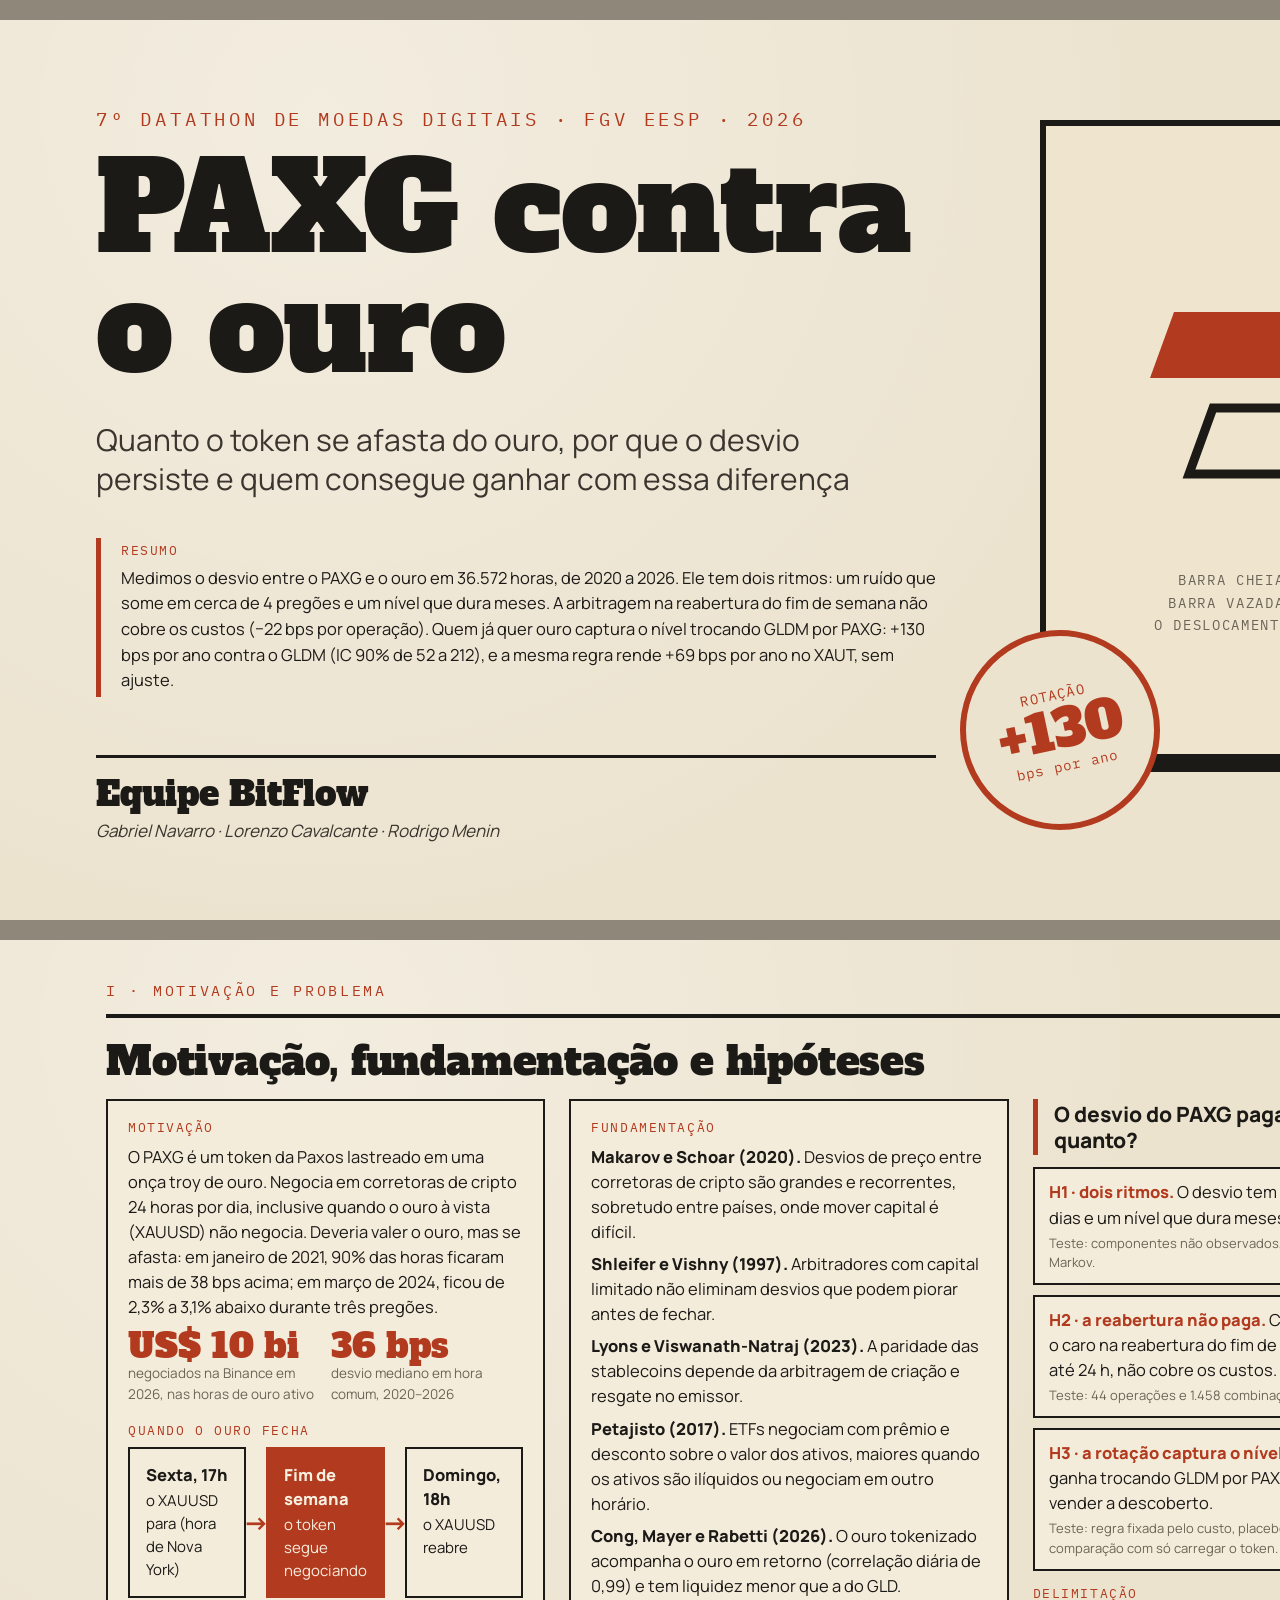
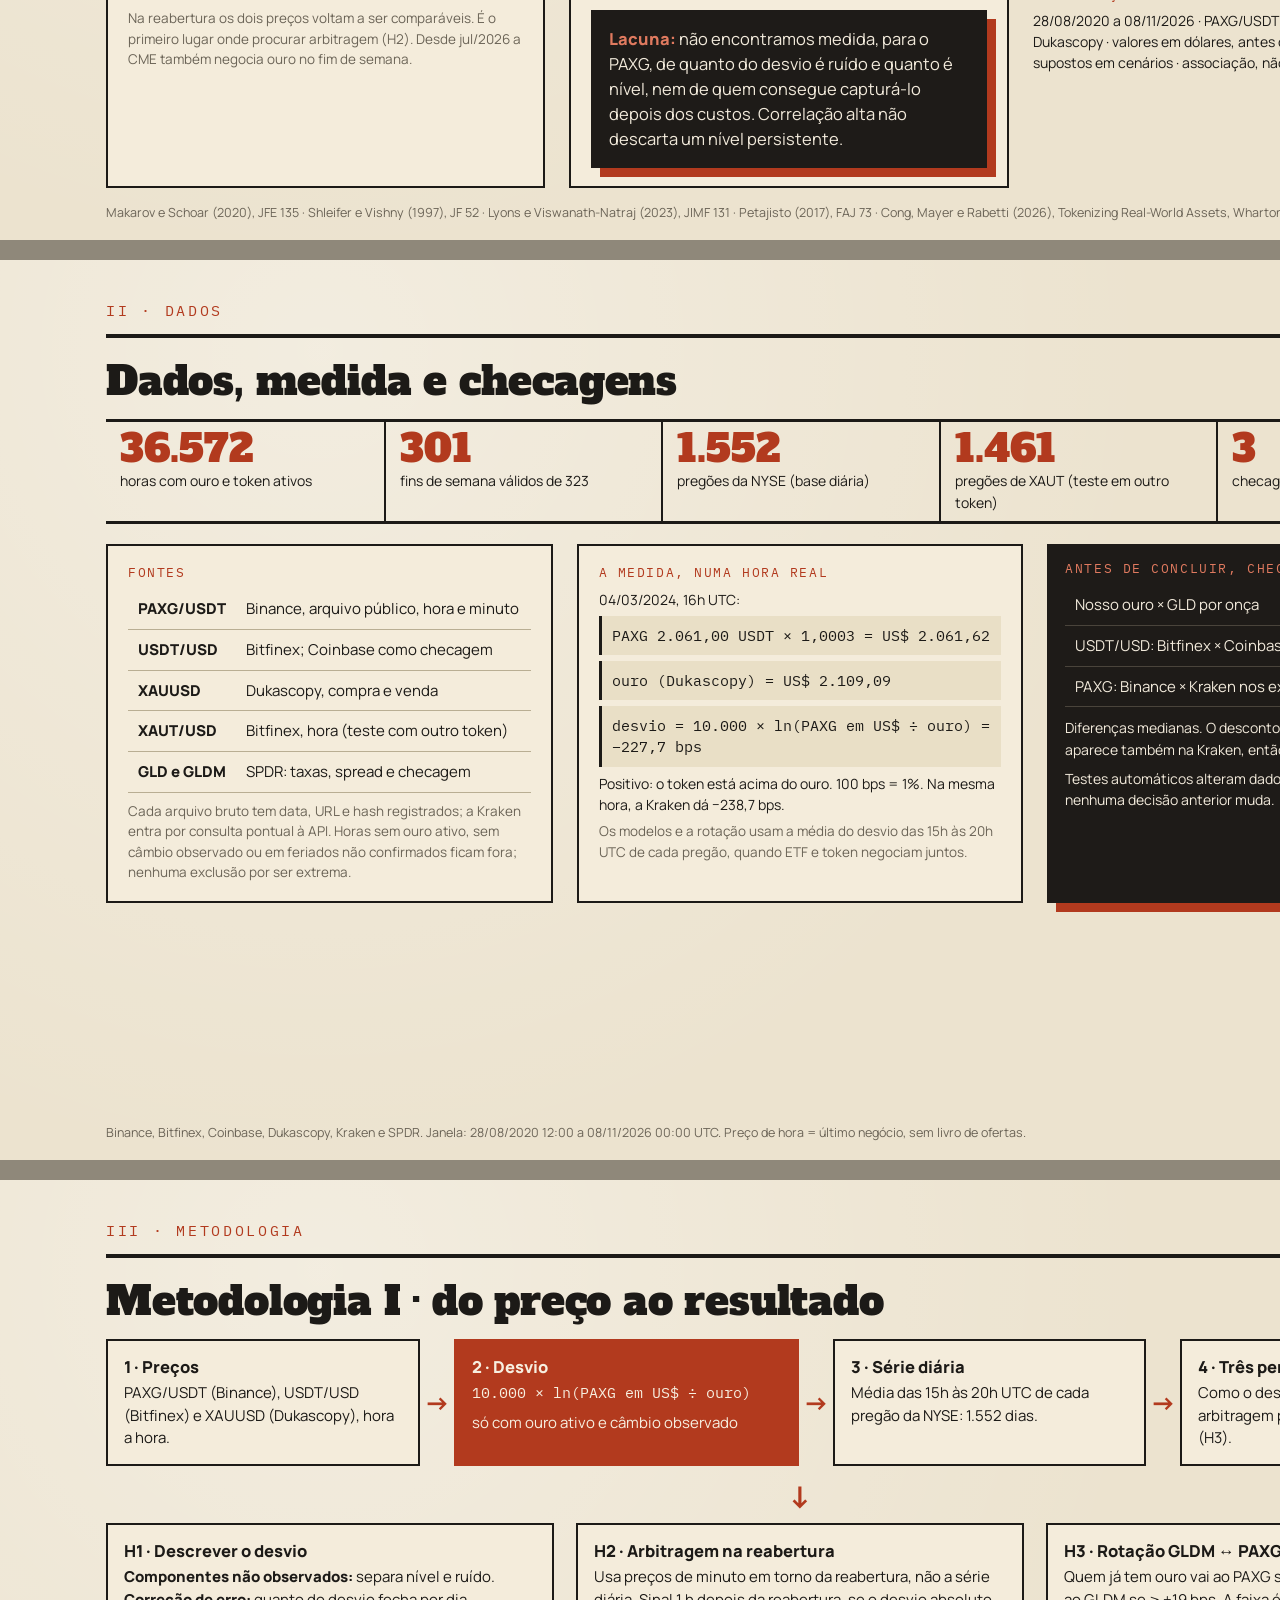
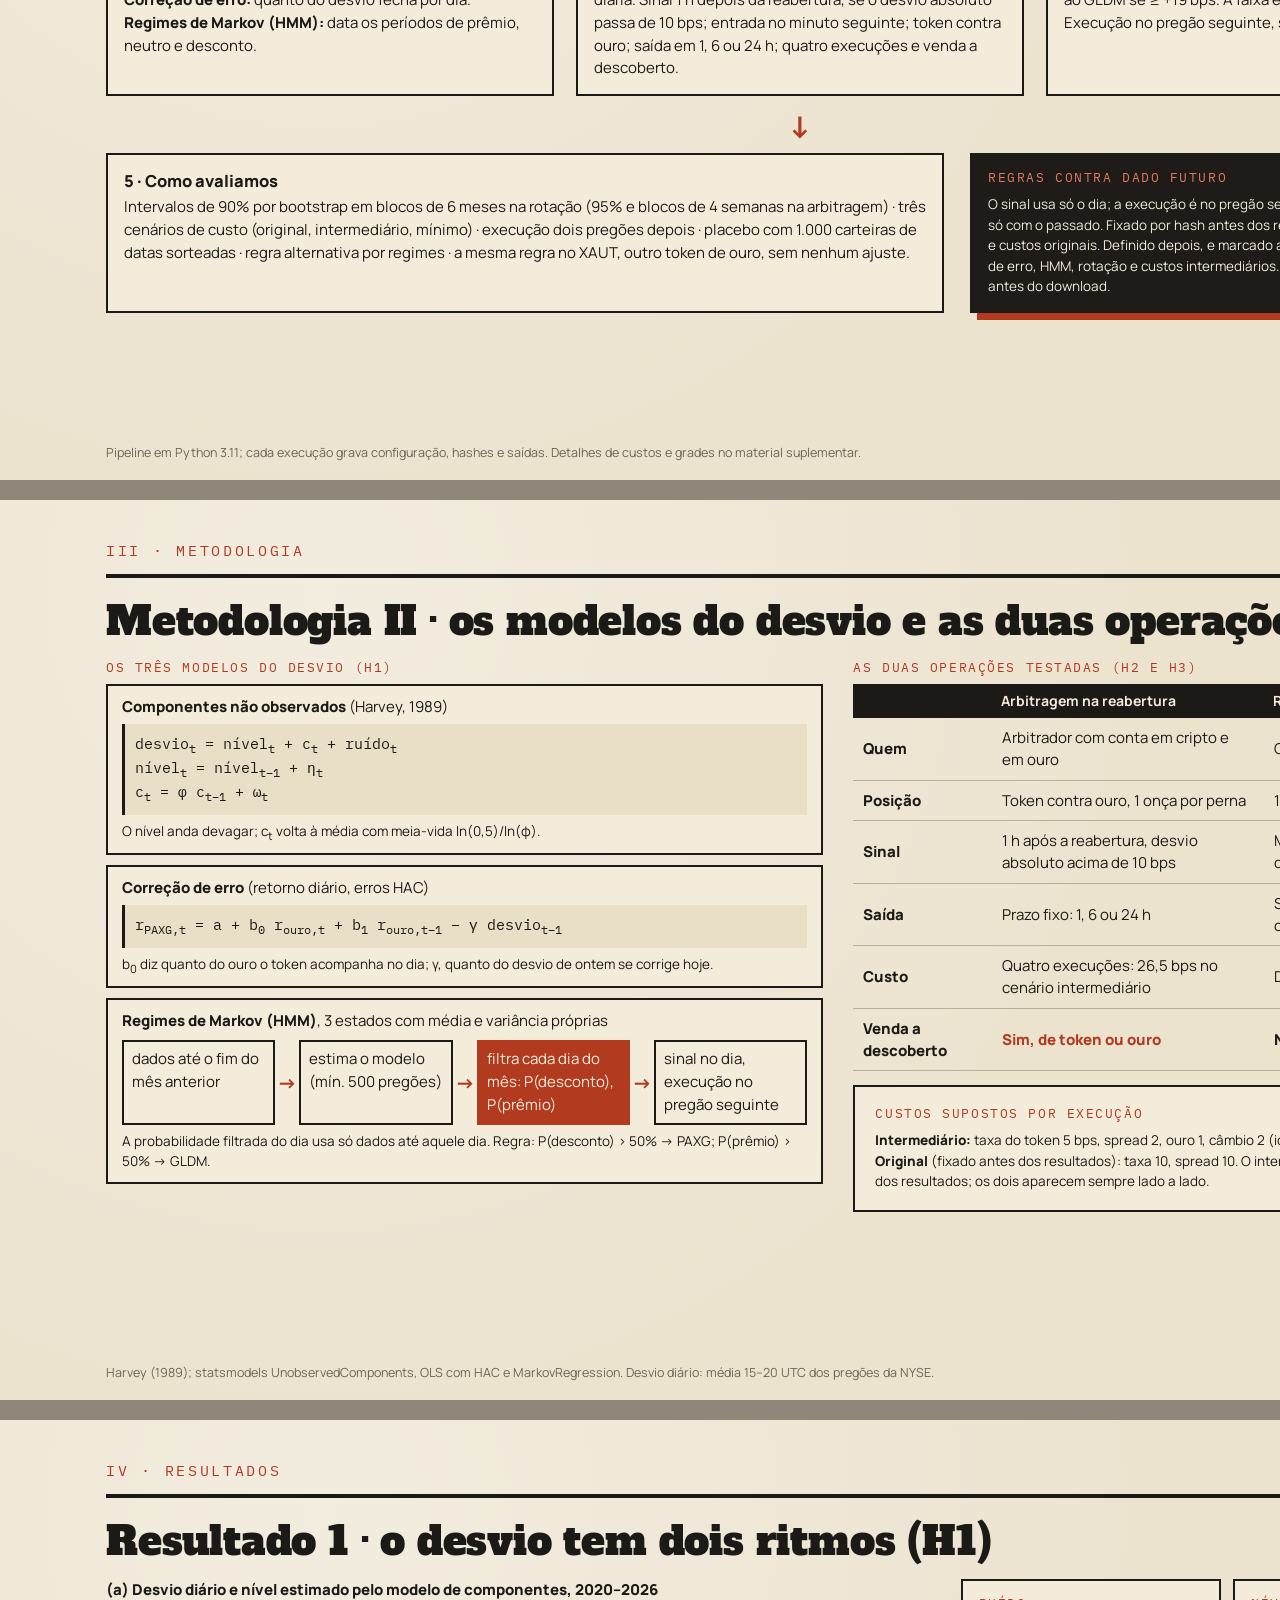
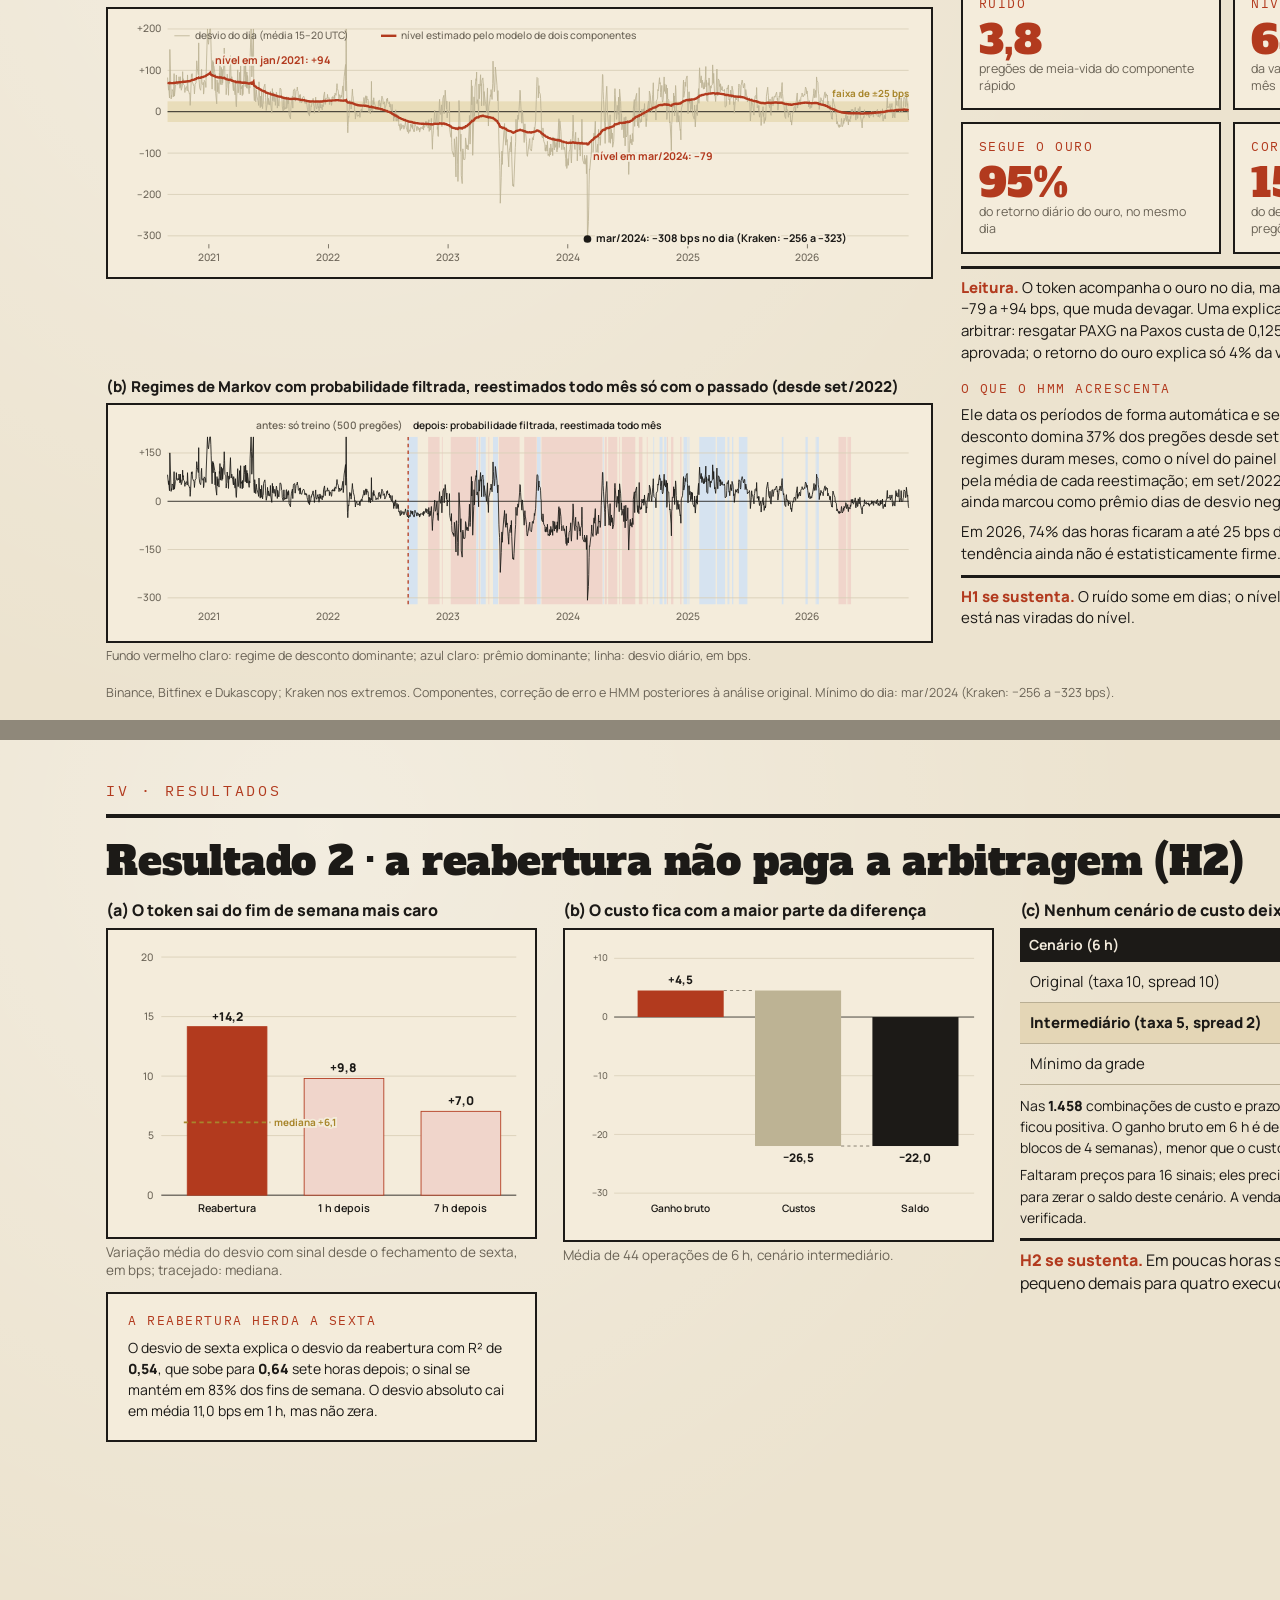
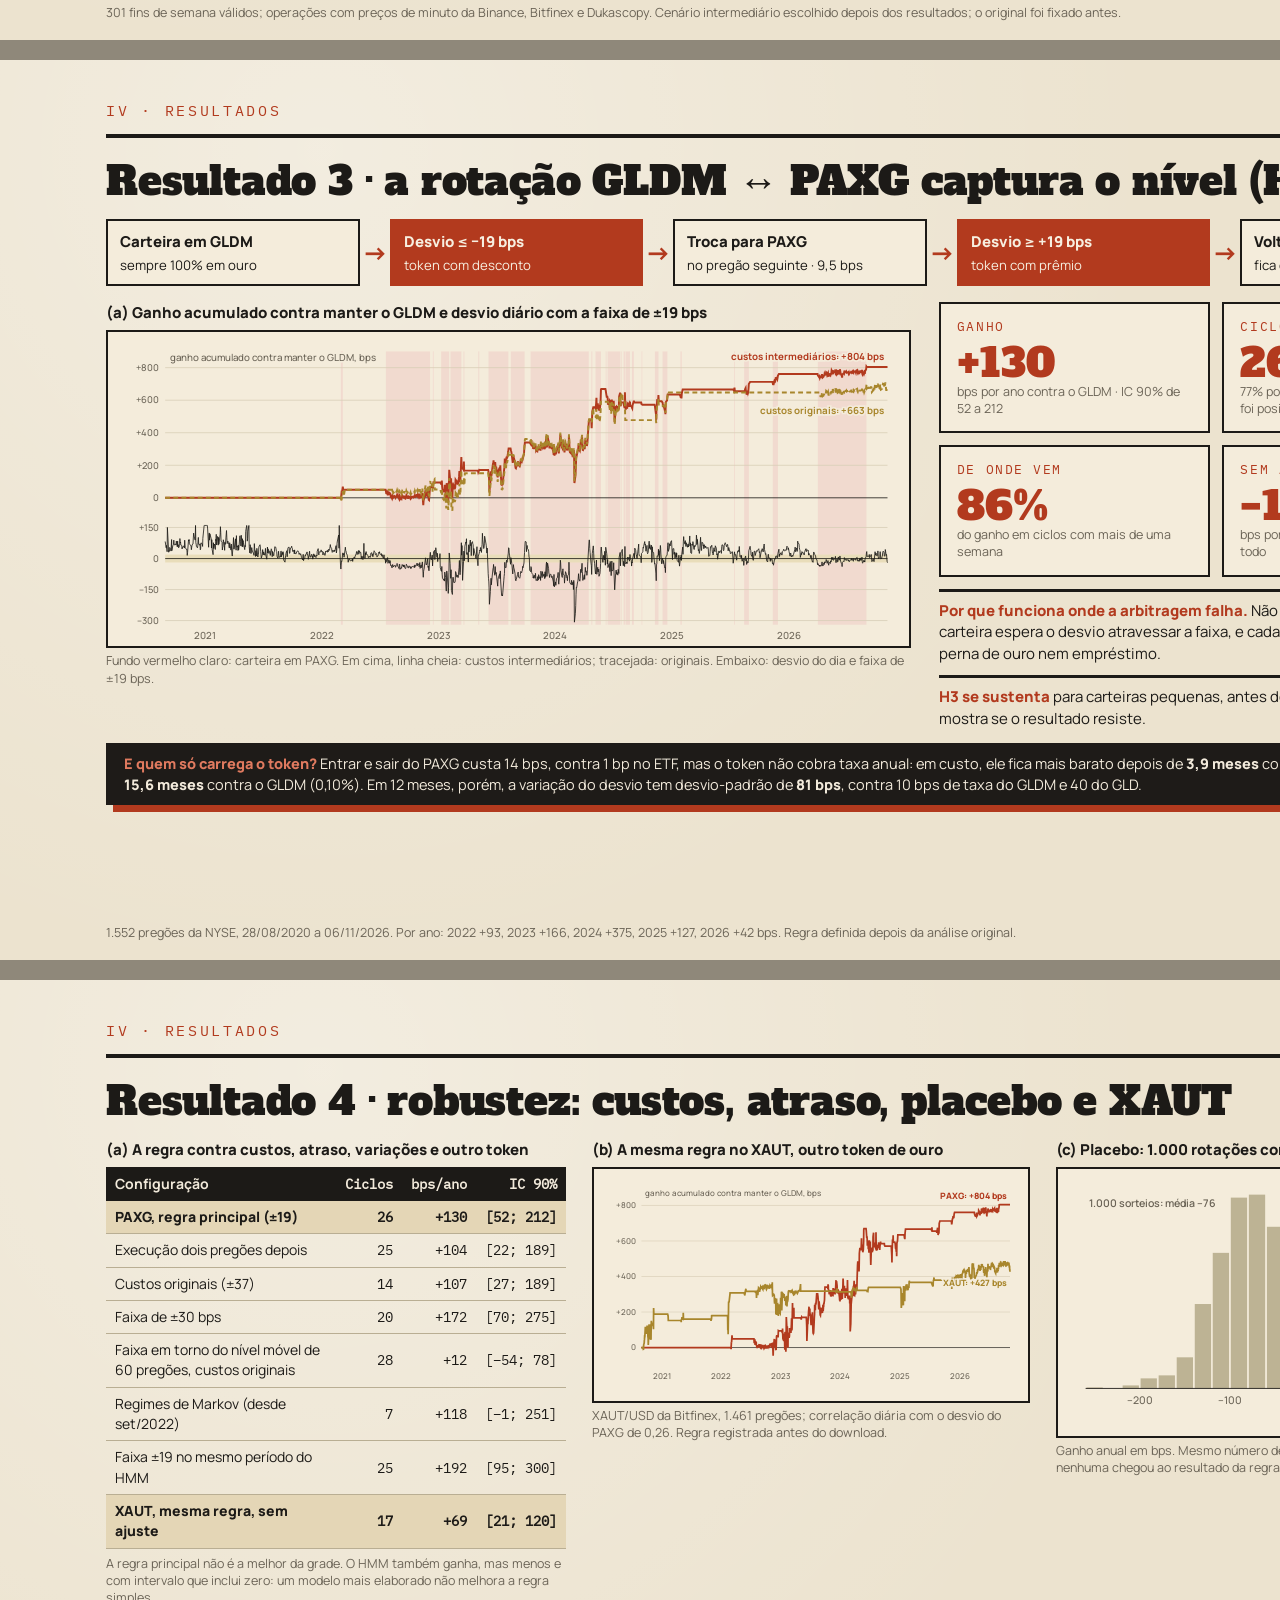
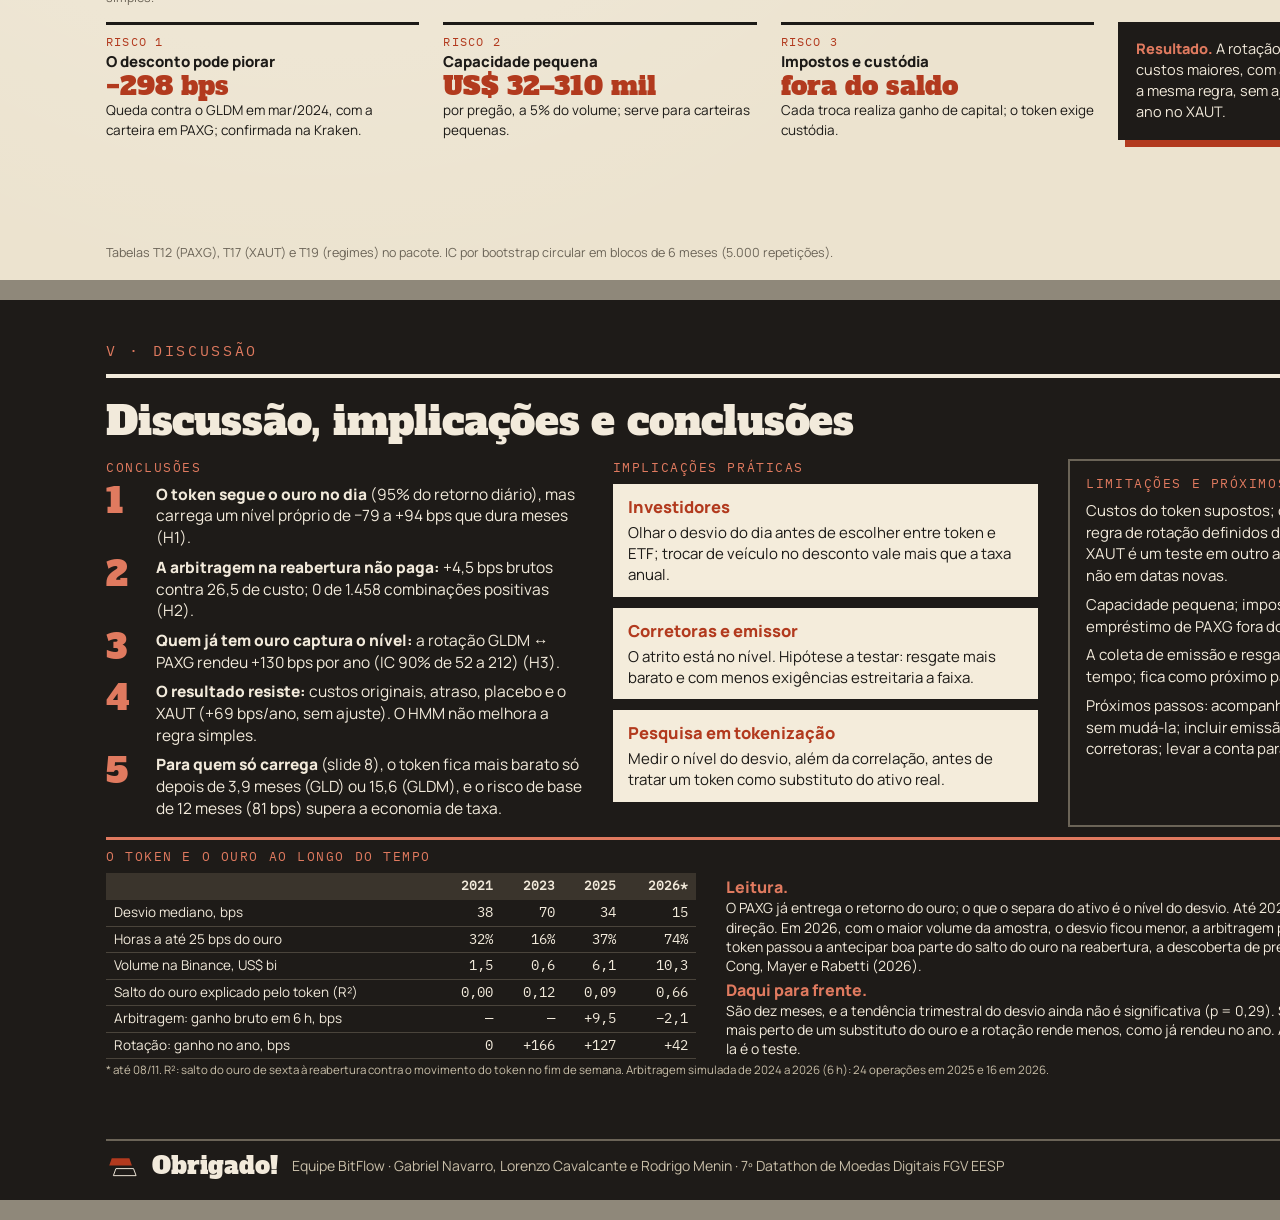
<file: slides/entrega_v3.html>
<!doctype html><html lang="pt-BR"><head><meta charset="utf-8"><meta name="viewport" content="width=1600"><title>PAXG contra o ouro · BitFlow</title><style>
@font-face{font-family:Slab;src:url("design-systems/assets/fonts/AlfaSlabOne-Regular.ttf")}
@font-face{font-family:Manrope;src:url("design-systems/assets/fonts/Manrope.ttf");font-weight:200 800}
@font-face{font-family:PlexMono;src:url("design-systems/assets/fonts/IBMPlexMono-Regular.ttf")}
@page{size:1600px 900px;margin:0}
*{box-sizing:border-box;margin:0;padding:0}
html{background:#8f887a}
body{font-family:Manrope,Arial,sans-serif;font-variant-ligatures:none;font-feature-settings:"liga" 0,"calt" 0,"dlig" 0;color:#1C1A17;font-size:15px;line-height:1.45;-webkit-print-color-adjust:exact;print-color-adjust:exact}
.page,.cover{width:1600px;height:900px;position:relative;overflow:hidden;margin:20px auto;page-break-after:always;break-after:page;
 background:#ECE3CF radial-gradient(circle at 20% 10%,rgba(255,255,255,.35),transparent 55%)}
.page{padding:40px 106px 0}
@media print{html{background:none}.page,.cover{margin:0}}
.hd{display:flex;justify-content:space-between;align-items:center;font-family:PlexMono,monospace;font-size:15px;letter-spacing:.18em;text-transform:uppercase;color:#B23A1E;padding-bottom:12px;border-bottom:4px solid #1C1A17}
.hd .no{color:#1C1A17;letter-spacing:.05em}
h1{font-family:Slab,serif;font-weight:400;font-size:40px;line-height:1.08;margin:22px 0 16px;letter-spacing:-.005em}
.lab{font-family:PlexMono,monospace;font-size:13px;letter-spacing:.12em;text-transform:uppercase;color:#B23A1E;margin-bottom:6px}
p{font-size:15px}p+p{margin-top:7px}
b{font-weight:800}
.r{color:#B23A1E}.bl{color:#2E6AA3}
.grid{display:grid;gap:22px}
.box{background:#F4ECDB;border:2px solid #1C1A17;padding:14px 16px}
.box.flat{border:none;background:transparent;padding:0}
.dark{background:#1E1B18;color:#F2EADB;padding:16px 18px;box-shadow:9px 9px 0 #B23A1E}
.dark .lab{color:#E07A5F}
.redbar{border-left:5px solid #B23A1E;padding:2px 0 2px 16px}
.big{font-family:Slab,serif;color:#B23A1E;font-size:40px;line-height:1}
.strip{display:grid;grid-template-columns:repeat(5,1fr);border-top:3px solid #1C1A17;border-bottom:3px solid #1C1A17}
.strip div{padding:8px 14px;border-left:2px solid #1C1A17}.strip div:first-child{border-left:none}
.strip strong{display:block;font-family:Slab,serif;font-weight:400;font-size:38px;color:#B23A1E;line-height:1.05}
.strip span{font-size:14px}
.figt{font-weight:800;font-size:15px;margin-bottom:6px}
.fig{background:#F4ECDB;border:2px solid #1C1A17;padding:8px 10px 4px}
.note{font-size:12.5px;color:#6B6457;line-height:1.38}
table{border-collapse:collapse;width:100%;font-size:14px}
th{text-align:left;background:#1C1A17;color:#F2EADB;font-weight:700;padding:7px 9px}
td{padding:6px 9px;border-bottom:1px solid #B9AE93}
td.n,th.n{text-align:right;font-family:PlexMono,monospace;white-space:nowrap}
tr.hl td{background:#E4D6B6;font-weight:800}
.ft{position:absolute;left:106px;right:106px;bottom:18px;font-size:12.5px;color:#6B6457}
.hyp{border:2px solid #1C1A17;background:#F4ECDB;padding:10px 14px}
.hyp b.t{color:#B23A1E}
.hyp p{font-size:14.5px}.hyp .tt{font-size:13px;color:#6B6457;margin-top:4px}
.flow{display:grid;align-items:stretch;gap:0}
.fnode{border:2px solid #1C1A17;background:#F4ECDB;padding:10px 12px}
.fnode.red{background:#B23A1E;color:#F7EFE0;border-color:#B23A1E}
.fnode.dk{background:#1E1B18;color:#F2EADB}
.fnode h4{font-size:15px;font-weight:800;margin-bottom:3px}
.fnode p{font-size:13.2px;line-height:1.38}
.fnode .m{font-family:PlexMono,monospace;font-size:12.5px}
.arr{display:flex;align-items:center;justify-content:center;font-size:26px;color:#B23A1E;font-weight:800}
.down{text-align:center;font-size:26px;color:#B23A1E;font-weight:800;line-height:1.1;margin:4px 0}
.eq{font-family:PlexMono,monospace;font-size:13px;background:#E9DFC6;padding:6px 8px;margin:6px 0;border-left:3px solid #1C1A17}
.risk{border-top:3px solid #1C1A17;padding-top:8px}
.risk .k{font-family:PlexMono,monospace;font-size:12px;color:#B23A1E;letter-spacing:.1em;text-transform:uppercase}
.risk strong{display:block;font-family:Slab,serif;font-weight:400;font-size:26px;color:#B23A1E;line-height:1.1}
.risk p{font-size:13.5px}
.read{border-top:3px solid #1C1A17;padding-top:8px;font-size:15px}
.read b{color:#B23A1E}
.pagedark{background:#1E1B18 !important;color:#F2EADB}
.roomy p{font-size:16.5px;line-height:1.52}.roomy .fnode p{font-size:15px}.roomy .fnode h4{font-size:16.5px}.roomy td{font-size:15px;padding:9px 10px}
.roomy .eq{font-size:14.5px;padding:9px 10px}.roomy .box{padding:18px 20px}.roomy .note{font-size:13.5px}.roomy .down{margin:12px 0;font-size:30px}
.roomy .fnode{padding:14px 16px}.roomy .figt{font-size:16px}.roomy .read{font-size:16px}
.pagedark .hd{color:#E07A5F;border-bottom-color:#F2EADB}.pagedark .hd .no{color:#F2EADB}
.pagedark .lab{color:#E07A5F}
.concl{display:grid;grid-template-columns:44px 1fr;gap:6px;margin-bottom:8px}
.concl .n{font-family:Slab,serif;font-size:34px;color:#E07A5F;line-height:1}
.concl p{font-size:15.5px;line-height:1.4}
.tok{margin-top:10px;border-top:3px solid #E07A5F;padding-top:8px}.tokg{display:grid;grid-template-columns:1fr 1.3fr;gap:30px;align-items:start}.evo{color:#F2EADB}.evo th{background:#3A342C;color:#F2EADB;padding:4px 8px;font-size:13px}.evo td{border-color:#4A443B;padding:3px 8px;font-size:13.5px}.tokg b{color:#E07A5F;font-size:16px;display:block}.tokg p{font-size:14px;line-height:1.38;margin-top:3px}.persp{margin-top:8px;font-size:16px;line-height:1.38}.persp b{color:#E07A5F}
.impl{background:#F4ECDB;color:#1C1A17;padding:11px 15px;margin-bottom:11px}
.impl b{color:#B23A1E;display:block;font-size:16.5px;margin-bottom:3px}
.impl p{font-size:15px;line-height:1.42}
/* capa */
.cover .kick{position:absolute;left:96px;top:86px;font-family:PlexMono,monospace;font-size:19px;letter-spacing:.2em;color:#B23A1E}
.cover .ttl{position:absolute;left:96px;top:130px;font-family:Slab,serif;font-size:122px;line-height:.98;letter-spacing:-.01em}
.cover .sub{position:absolute;left:96px;top:400px;width:820px;font-size:30px;line-height:1.3;color:#3A352E}
.cover .res{position:absolute;left:96px;top:518px;width:840px;border-left:5px solid #B23A1E;padding:4px 0 4px 20px}
.cover .res .lab{margin-bottom:4px}
.cover .res p{font-size:16.5px;line-height:1.55}
.cover .team{position:absolute;left:96px;top:735px;width:840px;border-top:3px solid #1C1A17;padding-top:12px}
.cover .team b{font-family:Slab,serif;font-weight:400;font-size:34px}
.cover .team p{font-style:italic;color:#3A352E;font-size:17px}
.cover .frame{position:absolute;left:1040px;top:100px;width:460px;height:640px;border:6px solid #1C1A17;background:#EFE5CF;box-shadow:12px 12px 0 #1C1A17;display:flex;flex-direction:column;align-items:center;justify-content:center;gap:26px}
.cover .frame .cap{font-family:PlexMono,monospace;font-size:14px;letter-spacing:.12em;color:#6B6457;text-transform:uppercase;text-align:center;line-height:1.6}
.cover .stamp{position:absolute;left:960px;top:610px;width:200px;height:200px;border:6px solid #B23A1E;border-radius:50%;background:#ECE3CF;display:flex;flex-direction:column;align-items:center;justify-content:center;transform:rotate(-12deg);color:#B23A1E;text-align:center}
.cover .stamp small{font-family:PlexMono,monospace;font-size:14px;letter-spacing:.1em}
.cover .stamp strong{font-family:Slab,serif;font-weight:400;font-size:52px;line-height:1}
</style></head><body><section class="cover">
<div class="kick">7º DATATHON DE MOEDAS DIGITAIS · FGV EESP · 2026</div>
<div class="ttl">PAXG contra<br>o ouro</div>
<div class="sub">Quanto o token se afasta do ouro, por que o desvio persiste e quem consegue ganhar com essa diferença</div>
<div class="res"><div class="lab">Resumo</div><p>Medimos o desvio entre o PAXG e o ouro em 36.572 horas, de 2020 a 2026. Ele tem dois ritmos: um ruído que some em cerca de 4 pregões e um nível que dura meses. A arbitragem na reabertura do fim de semana não cobre os custos (−22 bps por operação). Quem já quer ouro captura o nível trocando GLDM por PAXG: +130 bps por ano contra o GLDM (IC 90% de 52 a 212), e a mesma regra rende +69 bps por ano no XAUT, sem ajuste.</p></div>
<div class="team"><b>Equipe BitFlow</b><p>Gabriel Navarro · Lorenzo Cavalcante · Rodrigo Menin</p></div>
<div class="frame"><svg viewBox="0 0 100 100" style="width:300px;height:300px" aria-hidden="true"><path d="M18 23h55l8 22H10z" fill="#B23A1E"/><path d="M31 55h55l8 22H23z" fill="none" stroke="#1C1A17" stroke-width="3"/></svg><div class="cap">barra cheia: o ouro<br>barra vazada: o token<br>o deslocamento: o desvio</div></div>
<div class="stamp"><small>ROTAÇÃO</small><strong>+130</strong><small>bps por ano</small></div>
</section><section class="page roomy"><div class="hd"><span>I · Motivação e problema</span><span class="no">02</span></div><h1>Motivação, fundamentação e hipóteses</h1>
<div class="grid" style="grid-template-columns:1fr 1fr 1.05fr;gap:24px">
 <div class="box">
  <div class="lab">Motivação</div>
  <p>O PAXG é um token da Paxos lastreado em uma onça troy de ouro. Negocia em corretoras de cripto 24 horas por dia, inclusive quando o ouro à vista (XAUUSD) não negocia. Deveria valer o ouro, mas se afasta: em janeiro de 2021, 90% das horas ficaram mais de 38 bps acima; em março de 2024, ficou de 2,3% a 3,1% abaixo durante três pregões.</p>
  <div class="grid" style="grid-template-columns:1fr 1fr;gap:10px;margin-top:10px">
   <div><div class="big" style="white-space:nowrap;font-size:34px">US$ 10 bi</div><p class="note">negociados na Binance em 2026, nas horas de ouro ativo</p></div>
   <div><div class="big" style="white-space:nowrap;font-size:34px">36 bps</div><p class="note">desvio mediano em hora comum, 2020–2026</p></div>
  </div>
  <div class="lab" style="margin-top:18px">Quando o ouro fecha</div>
  <div class="flow" style="grid-template-columns:1fr 20px 1fr 20px 1fr;margin-top:6px">
   <div class="fnode"><h4>Sexta, 17h</h4><p>o XAUUSD para (hora de Nova York)</p></div><div class="arr">→</div>
   <div class="fnode red"><h4>Fim de semana</h4><p>o token segue negociando</p></div><div class="arr">→</div>
   <div class="fnode"><h4>Domingo, 18h</h4><p>o XAUUSD reabre</p></div>
  </div>
  <p class="note" style="margin-top:10px">Na reabertura os dois preços voltam a ser comparáveis. É o primeiro lugar onde procurar arbitragem (H2). Desde jul/2026 a CME também negocia ouro no fim de semana.</p>
 </div>
 <div class="box">
  <div class="lab">Fundamentação</div>
  <p><b>Makarov e Schoar (2020).</b> Desvios de preço entre corretoras de cripto são grandes e recorrentes, sobretudo entre países, onde mover capital é difícil.</p>
  <p><b>Shleifer e Vishny (1997).</b> Arbitradores com capital limitado não eliminam desvios que podem piorar antes de fechar.</p>
  <p><b>Lyons e Viswanath-Natraj (2023).</b> A paridade das stablecoins depende da arbitragem de criação e resgate no emissor.</p>
  <p><b>Petajisto (2017).</b> ETFs negociam com prêmio e desconto sobre o valor dos ativos, maiores quando os ativos são ilíquidos ou negociam em outro horário.</p>
  <p><b>Cong, Mayer e Rabetti (2026).</b> O ouro tokenizado acompanha o ouro em retorno (correlação diária de 0,99) e tem liquidez menor que a do GLD.</p>
  <div class="dark" style="margin-top:12px"><p><b style="color:#E07A5F">Lacuna:</b> não encontramos medida, para o PAXG, de quanto do desvio é ruído e quanto é nível, nem de quem consegue capturá-lo depois dos custos. Correlação alta não descarta um nível persistente.</p></div>
 </div>
 <div>
  <div class="redbar" style="margin-bottom:12px"><p style="font-size:21px;font-weight:800;line-height:1.25">O desvio do PAXG paga alguém? Quem, e quanto?</p></div>
  <div class="hyp"><p><b class="t">H1 · dois ritmos.</b> O desvio tem um ruído que some em dias e um nível que dura meses.</p><p class="tt">Teste: componentes não observados, correção de erro e regimes de Markov.</p></div>
  <div class="hyp" style="margin-top:10px"><p><b class="t">H2 · a reabertura não paga.</b> Comprar o barato e vender o caro na reabertura do fim de semana, com saída em até 24 h, não cobre os custos.</p><p class="tt">Teste: 44 operações e 1.458 combinações de custo e prazo.</p></div>
  <div class="hyp" style="margin-top:10px"><p><b class="t">H3 · a rotação captura o nível.</b> Quem já quer ouro ganha trocando GLDM por PAXG no desconto, sem vender a descoberto.</p><p class="tt">Teste: regra fixada pelo custo, placebo, XAUT, regras alternativas e comparação com só carregar o token.</p></div>
  <div class="lab" style="margin-top:14px">Delimitação</div>
  <p style="font-size:14px">28/08/2020 a 08/11/2026 · PAXG/USDT da Binance contra XAUUSD da Dukascopy · valores em dólares, antes de impostos · custos do token supostos em cenários · associação, não causa.</p>
 </div>
</div><div class="ft">Makarov e Schoar (2020), JFE 135 · Shleifer e Vishny (1997), JF 52 · Lyons e Viswanath-Natraj (2023), JIMF 131 · Petajisto (2017), FAJ 73 · Cong, Mayer e Rabetti (2026), Tokenizing Real-World Assets, Wharton (WIFPR).</div></section><section class="page roomy"><div class="hd"><span>II · Dados</span><span class="no">03</span></div><h1>Dados, medida e checagens</h1>
<div class="strip">
 <div><strong>36.572</strong><span>horas com ouro e token ativos</span></div>
 <div><strong>301</strong><span>fins de semana válidos de 323</span></div>
 <div><strong>1.552</strong><span>pregões da NYSE (base diária)</span></div>
 <div><strong>1.461</strong><span>pregões de XAUT (teste em outro token)</span></div>
 <div><strong>3</strong><span>checagens em outras fontes</span></div>
</div>
<div class="grid" style="grid-template-columns:1fr 1fr 1fr;gap:24px;margin-top:20px">
 <div class="box">
  <div class="lab">Fontes</div>
  <table style="font-size:13.5px"><tbody>
   <tr><td><b>PAXG/USDT</b></td><td>Binance, arquivo público, hora e minuto</td></tr>
   <tr><td><b>USDT/USD</b></td><td>Bitfinex; Coinbase como checagem</td></tr>
   <tr><td><b>XAUUSD</b></td><td>Dukascopy, compra e venda</td></tr>
   <tr><td><b>XAUT/USD</b></td><td>Bitfinex, hora (teste com outro token)</td></tr>
   <tr><td><b>GLD e GLDM</b></td><td>SPDR: taxas, spread e checagem</td></tr></tbody></table>
  <p class="note" style="margin-top:8px">Cada arquivo bruto tem data, URL e hash registrados; a Kraken entra por consulta pontual à API. Horas sem ouro ativo, sem câmbio observado ou em feriados não confirmados ficam fora; nenhuma exclusão por ser extrema.</p>
 </div>
 <div class="box">
  <div class="lab">A medida, numa hora real</div>
  <p style="font-size:14px">04/03/2024, 16h UTC:</p>
  <div class="eq">PAXG 2.061,00 USDT × 1,0003 = US$ 2.061,62</div>
  <div class="eq">ouro (Dukascopy) = US$ 2.109,09</div>
  <div class="eq">desvio = 10.000 × ln(PAXG em US$ ÷ ouro) = −227,7 bps</div>
  <p style="font-size:14px">Positivo: o token está acima do ouro. 100 bps = 1%. Na mesma hora, a Kraken dá −238,7 bps.</p>
  <p class="note" style="margin-top:6px">Os modelos e a rotação usam a média do desvio das 15h às 20h UTC de cada pregão, quando ETF e token negociam juntos.</p>
 </div>
 <div class="dark">
  <div class="lab">Antes de concluir, checamos</div>
  <table style="font-size:14px;color:#F2EADB"><tbody>
   <tr><td style="border-color:#4A443B">Nosso ouro × GLD por onça</td><td class="n" style="border-color:#4A443B">1,5 bps</td></tr>
   <tr><td style="border-color:#4A443B">USDT/USD: Bitfinex × Coinbase</td><td class="n" style="border-color:#4A443B">6,5 bps</td></tr>
   <tr><td style="border-color:#4A443B">PAXG: Binance × Kraken nos extremos</td><td class="n" style="border-color:#4A443B">12 bps</td></tr></tbody></table>
  <p style="margin-top:10px;font-size:14px">Diferenças medianas. O desconto de 3% de março de 2024 aparece também na Kraken, então não é erro de uma corretora.</p>
  <p style="margin-top:8px;font-size:14px">Testes automáticos alteram dados futuros e conferem que nenhuma decisão anterior muda.</p>
 </div>
</div><div class="ft">Binance, Bitfinex, Coinbase, Dukascopy, Kraken e SPDR. Janela: 28/08/2020 12:00 a 08/11/2026 00:00 UTC. Preço de hora = último negócio, sem livro de ofertas.</div></section><section class="page roomy"><div class="hd"><span>III · Metodologia</span><span class="no">04</span></div><h1>Metodologia I · do preço ao resultado</h1>
<div class="flow" style="grid-template-columns:1fr 34px 1.1fr 34px 1fr 34px 1fr">
 <div class="fnode"><h4>1 · Preços</h4><p>PAXG/USDT (Binance), USDT/USD (Bitfinex) e XAUUSD (Dukascopy), hora a hora.</p></div><div class="arr">→</div>
 <div class="fnode red"><h4>2 · Desvio</h4><p class="m">10.000 × ln(PAXG em US$ ÷ ouro)</p><p>só com ouro ativo e câmbio observado</p></div><div class="arr">→</div>
 <div class="fnode"><h4>3 · Série diária</h4><p>Média das 15h às 20h UTC de cada pregão da NYSE: 1.552 dias.</p></div><div class="arr">→</div>
 <div class="fnode"><h4>4 · Três perguntas</h4><p>Como o desvio se comporta (H1), se a arbitragem paga (H2), se a rotação paga (H3).</p></div>
</div>
<div class="down">↓</div>
<div class="grid" style="grid-template-columns:1fr 1fr 1fr;gap:22px">
 <div class="fnode"><h4>H1 · Descrever o desvio</h4><p><b>Componentes não observados:</b> separa nível e ruído.<br><b>Correção de erro:</b> quanto do desvio fecha por dia.<br><b>Regimes de Markov (HMM):</b> data os períodos de prêmio, neutro e desconto.</p></div>
 <div class="fnode"><h4>H2 · Arbitragem na reabertura</h4><p>Usa preços de minuto em torno da reabertura, não a série diária. Sinal 1 h depois da reabertura, se o desvio absoluto passa de 10 bps; entrada no minuto seguinte; token contra ouro; saída em 1, 6 ou 24 h; quatro execuções e venda a descoberto.</p></div>
 <div class="fnode"><h4>H3 · Rotação GLDM ↔ PAXG</h4><p>Quem já tem ouro vai ao PAXG se o desvio ≤ −19 bps e volta ao GLDM se ≥ +19 bps. A faixa é o custo de um ciclo. Execução no pregão seguinte, sem venda a descoberto.</p></div>
</div>
<div class="down">↓</div>
<div class="grid" style="grid-template-columns:1.6fr 1fr;gap:26px">
 <div class="fnode"><h4>5 · Como avaliamos</h4><p>Intervalos de 90% por bootstrap em blocos de 6 meses na rotação (95% e blocos de 4 semanas na arbitragem) · três cenários de custo (original, intermediário, mínimo) · execução dois pregões depois · placebo com 1.000 carteiras de datas sorteadas · regra alternativa por regimes · a mesma regra no XAUT, outro token de ouro, sem nenhum ajuste.</p></div>
 <div class="dark" style="box-shadow:7px 7px 0 #B23A1E"><div class="lab">Regras contra dado futuro</div><p style="font-size:13.5px">O sinal usa só o dia; a execução é no pregão seguinte. Modelos reestimados só com o passado. Fixado por hash antes dos resultados: medida, arbitragem e custos originais. Definido depois, e marcado assim: componentes, correção de erro, HMM, rotação e custos intermediários. Regra do XAUT registrada antes do download.</p></div>
</div><div class="ft">Pipeline em Python 3.11; cada execução grava configuração, hashes e saídas. Detalhes de custos e grades no material suplementar.</div></section><section class="page roomy"><div class="hd"><span>III · Metodologia</span><span class="no">05</span></div><h1>Metodologia II · os modelos do desvio e as duas operações</h1>
<div class="grid" style="grid-template-columns:1.12fr 1fr;gap:30px">
 <div>
  <div class="lab">Os três modelos do desvio (H1)</div>
  <div class="box" style="padding:10px 14px"><b>Componentes não observados</b> (Harvey, 1989)
   <div class="eq">desvio<sub>t</sub> = nível<sub>t</sub> + c<sub>t</sub> + ruído<sub>t</sub><br>nível<sub>t</sub> = nível<sub>t−1</sub> + η<sub>t</sub><br>c<sub>t</sub> = φ c<sub>t−1</sub> + ω<sub>t</sub></div>
   <p style="font-size:13.5px">O nível anda devagar; c<sub>t</sub> volta à média com meia-vida ln(0,5)/ln(φ).</p></div>
  <div class="box" style="padding:10px 14px;margin-top:10px"><b>Correção de erro</b> (retorno diário, erros HAC)
   <div class="eq">r<sub>PAXG,t</sub> = a + b<sub>0</sub> r<sub>ouro,t</sub> + b<sub>1</sub> r<sub>ouro,t−1</sub> − γ desvio<sub>t−1</sub></div>
   <p style="font-size:13.5px">b<sub>0</sub> diz quanto do ouro o token acompanha no dia; γ, quanto do desvio de ontem se corrige hoje.</p></div>
  <div class="box" style="padding:10px 14px;margin-top:10px"><b>Regimes de Markov (HMM)</b>, 3 estados com média e variância próprias
   <div class="flow" style="grid-template-columns:1fr 24px 1fr 24px 1fr 24px 1fr;margin-top:8px">
    <div class="fnode" style="padding:6px 8px"><p>dados até o fim do mês anterior</p></div><div class="arr" style="font-size:20px">→</div>
    <div class="fnode" style="padding:6px 8px"><p>estima o modelo (mín. 500 pregões)</p></div><div class="arr" style="font-size:20px">→</div>
    <div class="fnode red" style="padding:6px 8px"><p>filtra cada dia do mês: P(desconto), P(prêmio)</p></div><div class="arr" style="font-size:20px">→</div>
    <div class="fnode" style="padding:6px 8px"><p>sinal no dia, execução no pregão seguinte</p></div>
   </div>
   <p style="font-size:13.5px;margin-top:6px">A probabilidade filtrada do dia usa só dados até aquele dia. Regra: P(desconto) &gt; 50% → PAXG; P(prêmio) &gt; 50% → GLDM.</p></div>
 </div>
 <div>
  <div class="lab">As duas operações testadas (H2 e H3)</div>
  <table><thead><tr><th></th><th>Arbitragem na reabertura</th><th>Rotação GLDM ↔ PAXG</th></tr></thead><tbody>
   <tr><td><b>Quem</b></td><td>Arbitrador com conta em cripto e em ouro</td><td>Quem já quer ouro em dólares</td></tr>
   <tr><td><b>Posição</b></td><td>Token contra ouro, 1 onça por perna</td><td>100% em ouro: GLDM ou PAXG</td></tr>
   <tr><td><b>Sinal</b></td><td>1 h após a reabertura, desvio absoluto acima de 10 bps</td><td>Média do pregão fora da faixa de ±19 bps</td></tr>
   <tr><td><b>Saída</b></td><td>Prazo fixo: 1, 6 ou 24 h</td><td>Sem prazo: quando o desvio cruza a outra ponta</td></tr>
   <tr><td><b>Custo</b></td><td>Quatro execuções: 26,5 bps no cenário intermediário</td><td>Duas trocas por ciclo: 19 bps</td></tr>
   <tr><td><b>Venda a descoberto</b></td><td class="r"><b>Sim, de token ou ouro</b></td><td><b>Não</b></td></tr></tbody></table>
  <div class="box" style="margin-top:14px"><div class="lab">Custos supostos por execução</div>
   <p style="font-size:13.5px"><b>Intermediário:</b> taxa do token 5 bps, spread 2, ouro 1, câmbio 2 (ida e volta), deslizamento 2. <b>Original</b> (fixado antes dos resultados): taxa 10, spread 10. O intermediário foi escolhido depois dos resultados; os dois aparecem sempre lado a lado.</p></div>
 </div>
</div><div class="ft">Harvey (1989); statsmodels UnobservedComponents, OLS com HAC e MarkovRegression. Desvio diário: média 15–20 UTC dos pregões da NYSE.</div></section><section class="page"><div class="hd"><span>IV · Resultados</span><span class="no">06</span></div><h1>Resultado 1 · o desvio tem dois ritmos (H1)</h1>
<div class="grid" style="grid-template-columns:1.55fr 1fr;gap:28px">
 <div>
  <div class="figt">(a) Desvio diário e nível estimado pelo modelo de componentes, 2020–2026</div><div class="fig"><svg xmlns="http://www.w3.org/2000/svg" viewBox="0 0 940 300" style="width:100%;height:auto;display:block" role="img" aria-label="Desvio diário do PAXG contra o ouro e o nível estimado, 2020 a 2026."><rect x="58" y="98.8" width="868" height="24.2" fill="#E9DDBA"/><path d="M58 256.3H926" stroke="#D9CFB8" stroke-width="1"/><text x="50.0" y="260.3" font-size="12" fill="#6B6457" text-anchor="end" font-weight="500" >−300</text><path d="M58 207.8H926" stroke="#D9CFB8" stroke-width="1"/><text x="50.0" y="211.8" font-size="12" fill="#6B6457" text-anchor="end" font-weight="500" >−200</text><path d="M58 159.4H926" stroke="#D9CFB8" stroke-width="1"/><text x="50.0" y="163.4" font-size="12" fill="#6B6457" text-anchor="end" font-weight="500" >−100</text><path d="M58 110.9H926" stroke="#1C1A17" stroke-width="1.1"/><text x="50.0" y="114.9" font-size="12" fill="#6B6457" text-anchor="end" font-weight="500" >0</text><path d="M58 62.5H926" stroke="#D9CFB8" stroke-width="1"/><text x="50.0" y="66.5" font-size="12" fill="#6B6457" text-anchor="end" font-weight="500" >+100</text><path d="M58 14.0H926" stroke="#D9CFB8" stroke-width="1"/><text x="50.0" y="18.0" font-size="12" fill="#6B6457" text-anchor="end" font-weight="500" >+200</text><polyline points="58.0,70.9 59.2,85.7 59.5,80.1 59.9,89.3 60.3,94.9 60.7,38.0 62.2,96.0 62.6,91.9 63.0,93.9 63.4,84.9 64.5,87.4 64.9,93.5 65.3,81.3 65.7,66.3 66.1,92.7 67.2,80.9 67.6,79.7 68.0,78.6 68.4,67.9 68.7,78.2 69.9,79.2 70.3,76.4 70.7,77.7 71.1,78.7 71.4,70.0 72.6,83.5 73.0,69.9 73.4,81.7 73.7,78.5 74.1,85.8 75.3,81.0 75.7,64.0 76.0,74.5 76.4,72.3 76.8,79.1 78.0,80.3 78.3,88.4 78.7,83.7 79.1,84.6 79.5,82.3 80.7,81.6 81.0,86.5 81.4,67.8 81.8,79.2 82.2,85.5 83.3,88.7 83.7,90.3 84.1,89.6 84.5,103.5 84.9,97.2 86.0,67.2 86.4,69.8 86.8,66.3 87.2,76.4 87.6,77.4 88.7,80.8 89.1,81.3 89.5,90.1 89.9,84.5 90.2,78.9 91.4,76.9 91.8,62.7 92.2,51.3 92.9,60.2 94.1,67.7 94.5,30.3 94.9,73.7 95.2,77.2 95.6,83.0 96.8,85.8 97.2,80.8 97.5,66.9 97.9,61.3 98.3,77.7 99.5,79.4 99.8,76.5 100.2,90.3 100.6,87.3 101.0,74.2 102.5,76.5 102.9,82.5 103.3,63.9 104.8,14.0 105.2,25.4 105.6,30.1 106.0,31.9 107.5,14.0 107.9,14.0 108.3,14.0 108.7,25.9 109.1,41.5 110.2,84.5 110.6,56.0 111.0,51.0 111.4,68.0 111.7,53.0 113.3,64.8 113.7,86.2 114.0,66.8 114.4,89.3 115.6,101.7 116.0,73.8 116.4,87.6 116.7,80.3 117.1,76.9 118.3,89.6 118.7,66.1 119.0,69.1 119.4,54.1 119.8,79.1 121.0,59.1 121.3,62.5 121.7,79.5 122.1,61.4 122.5,77.5 124.0,54.0 124.4,36.3 124.8,49.7 125.2,70.3 126.3,72.5 126.7,91.0 127.1,84.0 127.5,82.7 127.9,66.9 129.0,79.9 129.4,91.7 129.8,72.8 130.2,77.8 130.6,74.3 131.7,45.3 132.1,62.3 132.5,75.9 132.9,72.6 133.2,69.9 134.4,78.6 134.8,83.9 135.2,86.4 135.5,73.8 135.9,79.0 137.1,91.2 137.5,76.9 137.9,90.2 138.2,101.3 138.6,105.2 139.8,74.3 140.2,61.9 140.5,88.7 140.9,88.8 142.5,64.7 142.8,83.7 143.2,91.3 143.6,57.3 144.0,84.4 145.1,81.2 145.5,92.1 145.9,79.6 146.3,90.8 146.7,84.0 147.8,57.5 148.2,67.6 148.6,70.5 149.0,81.5 149.4,56.3 150.5,83.1 150.9,64.4 151.3,83.6 151.7,68.6 152.1,73.4 153.2,86.6 153.6,89.9 154.0,80.2 154.4,83.2 154.7,47.0 155.9,14.0 156.3,36.3 156.7,70.1 157.0,64.0 157.4,47.2 158.6,14.0 159.0,82.8 159.3,92.8 159.7,98.0 160.1,78.4 161.3,99.4 161.7,93.0 162.0,85.3 162.4,90.4 162.8,93.4 164.3,100.2 164.7,103.6 165.1,75.9 165.5,88.1 166.6,106.2 167.0,92.6 167.4,102.2 167.8,104.9 168.2,87.0 169.3,107.3 169.7,102.4 170.1,101.4 170.5,84.2 170.9,82.1 172.0,78.6 172.4,84.0 172.8,94.1 173.2,102.3 173.6,109.5 174.7,102.1 175.1,90.0 175.9,102.5 176.2,95.3 177.8,103.2 178.2,97.9 178.5,87.1 178.9,102.7 180.1,112.6 180.5,99.3 180.8,83.9 181.2,98.0 181.6,88.1 182.8,99.2 183.2,94.6 183.5,92.9 183.9,93.8 184.3,103.5 185.5,88.0 185.8,89.8 186.2,95.7 186.6,106.7 187.0,94.3 188.1,104.0 188.5,104.4 188.9,95.9 189.3,95.1 189.7,83.3 190.8,84.2 191.2,88.1 191.6,93.9 192.0,94.6 192.4,105.4 193.5,110.2 193.9,103.5 194.3,93.8 194.7,103.1 195.1,108.4 196.2,106.2 196.6,107.5 197.0,93.8 197.4,93.4 197.7,107.0 198.9,96.5 199.3,101.7 199.7,94.9 200.0,97.5 200.4,114.5 202.0,119.4 202.3,110.1 202.7,104.1 203.1,98.7 204.3,92.5 204.7,106.8 205.0,94.8 205.4,86.9 205.8,85.1 207.0,84.3 207.3,98.7 207.7,98.4 208.1,91.7 208.5,86.5 209.6,85.1 210.0,82.0 210.4,86.5 210.8,86.9 211.2,94.3 212.3,93.6 212.7,91.2 213.1,100.1 213.5,90.7 213.9,97.9 215.0,100.6 215.4,99.4 216.2,94.8 216.6,93.6 217.7,93.0 218.1,94.4 218.5,96.7 218.9,101.1 219.2,98.7 220.4,101.8 220.8,99.6 221.2,102.6 221.5,105.5 221.9,108.0 223.1,114.1 223.5,108.3 223.8,101.2 224.2,116.0 224.6,112.8 225.8,109.1 226.1,103.9 226.5,105.0 226.9,101.4 227.3,101.6 228.5,95.3 228.8,98.9 229.2,104.0 229.6,104.5 230.0,112.7 231.1,99.7 231.5,93.9 231.9,105.2 232.7,107.9 233.8,101.4 234.2,100.7 234.6,106.6 235.0,104.7 235.4,112.3 236.5,99.9 236.9,102.6 237.3,106.7 237.7,102.2 238.0,104.9 239.2,108.8 239.6,102.7 240.0,103.7 240.4,104.9 240.7,93.8 241.9,87.8 242.3,96.9 242.7,102.4 243.0,95.4 244.6,95.3 245.0,95.7 245.3,90.6 245.7,93.8 246.1,95.2 247.3,94.5 247.6,102.5 248.0,96.7 248.4,96.7 248.8,97.3 250.0,103.5 250.3,101.9 250.7,94.0 251.1,95.4 251.5,93.1 253.0,95.9 253.4,91.4 253.8,95.5 254.2,89.2 255.3,91.7 255.7,88.3 256.1,82.3 256.5,78.1 256.9,83.8 258.0,86.9 258.4,93.4 258.8,96.4 259.2,94.7 259.5,90.9 260.7,95.3 261.1,94.8 261.5,91.4 261.9,93.8 262.2,90.5 263.4,80.7 263.8,97.9 264.2,92.0 264.5,75.6 264.9,69.8 266.5,55.6 266.8,86.7 267.2,14.0 267.6,74.5 268.8,128.2 269.1,135.6 269.5,126.1 269.9,116.3 270.3,117.5 271.4,97.6 271.8,102.7 272.2,100.6 272.6,99.2 273.0,107.8 274.1,90.9 274.5,84.3 274.9,92.0 275.3,93.2 275.7,98.2 276.8,103.3 277.2,111.0 277.6,109.9 278.0,119.6 278.4,114.7 279.5,111.3 279.9,113.8 280.3,116.2 280.7,116.2 281.0,115.7 282.2,115.4 282.6,113.8 283.0,111.1 283.3,117.6 283.7,112.1 284.9,107.9 285.3,107.9 285.7,110.5 286.0,106.9 287.6,98.9 288.0,94.3 288.3,95.4 288.7,101.7 289.1,98.4 290.3,92.2 290.6,100.9 291.0,97.0 291.4,92.8 291.8,96.9 292.9,96.3 293.3,104.0 293.7,112.4 294.1,109.5 294.5,105.2 295.6,113.4 296.0,106.6 296.4,108.6 296.8,75.4 297.2,109.2 298.3,110.4 298.7,97.7 299.1,102.4 299.5,94.6 299.9,99.1 301.0,103.2 301.4,103.8 301.8,104.4 302.2,108.8 302.5,106.9 304.1,106.5 304.5,108.1 304.8,104.4 305.2,98.1 306.4,97.5 306.8,104.2 307.2,101.0 307.5,106.7 307.9,103.8 309.1,92.7 309.5,94.2 309.8,95.0 310.2,96.1 310.6,102.1 312.1,99.4 312.5,107.5 312.9,106.2 313.3,105.5 314.4,101.6 314.8,95.9 315.2,98.3 315.6,94.9 316.0,99.7 317.5,101.8 317.9,99.4 318.3,105.5 318.7,101.7 319.8,109.5 320.2,109.4 320.6,110.3 321.0,102.3 321.4,112.3 322.5,113.5 322.9,121.9 323.3,112.0 323.7,117.7 324.0,118.2 325.2,108.7 325.6,121.9 326.0,121.8 326.3,120.7 326.7,114.0 327.9,122.0 328.3,115.7 328.7,123.3 329.0,127.2 329.4,126.0 330.6,132.8 331.0,129.8 331.3,124.9 331.7,126.3 332.1,130.8 333.3,127.3 333.6,126.4 334.0,127.5 334.4,127.3 334.8,131.4 335.9,126.8 336.3,125.4 336.7,122.4 337.1,125.8 337.5,129.0 338.6,132.4 339.0,134.4 339.4,123.8 339.8,125.1 340.2,136.3 341.7,132.1 342.1,133.9 342.5,127.9 342.9,125.0 344.0,129.3 344.4,125.8 344.8,130.8 345.2,125.9 345.5,130.9 346.7,134.7 347.1,134.0 347.5,129.1 347.8,124.4 348.2,126.8 349.4,128.5 349.8,133.1 350.1,133.1 350.5,131.4 350.9,128.2 352.1,129.9 352.5,132.5 352.8,130.1 353.2,134.8 353.6,133.5 354.8,128.9 355.1,129.4 355.5,130.0 355.9,130.5 356.3,131.2 357.4,127.2 357.8,132.4 358.2,125.7 358.6,128.2 359.0,129.3 360.1,125.7 360.5,121.9 360.9,126.3 361.3,127.9 361.7,122.5 362.8,126.8 363.2,130.2 363.6,127.8 364.0,120.3 364.4,134.0 365.5,125.8 365.9,132.4 366.3,129.9 366.7,122.6 367.0,118.8 368.2,154.9 368.6,140.9 369.0,137.2 369.3,133.2 369.7,126.0 370.9,109.3 371.3,119.3 371.6,126.0 372.4,123.9 373.6,110.9 374.0,131.7 374.3,128.6 374.7,138.7 375.1,139.9 376.3,101.6 376.6,96.4 377.0,106.9 377.4,112.4 377.8,114.1 378.9,102.9 379.3,128.3 379.7,114.0 380.1,109.7 380.5,95.4 381.6,91.7 382.0,113.2 382.4,105.6 382.8,94.6 383.2,85.7 384.7,107.9 385.1,98.5 385.5,118.1 385.9,109.4 387.4,112.0 387.8,111.0 388.2,99.4 388.5,132.0 389.7,140.3 390.1,141.0 390.5,129.5 390.8,147.3 391.2,156.4 392.8,161.7 393.1,159.1 393.5,163.9 393.9,142.6 395.1,155.4 395.4,175.5 395.8,187.3 396.2,140.5 396.6,140.3 397.8,173.1 398.1,192.6 398.5,179.4 398.9,144.0 399.3,97.8 400.4,122.5 400.8,145.3 401.2,157.3 401.6,137.2 402.0,185.6 403.1,195.1 403.5,156.8 403.9,154.4 404.3,156.6 404.7,166.8 406.2,166.9 406.6,163.7 407.0,141.6 407.3,143.3 408.5,154.6 408.9,149.8 409.3,152.3 409.7,151.0 410.0,155.6 411.2,132.3 411.6,115.3 412.0,142.9 412.3,148.9 412.7,143.0 413.9,73.8 414.3,103.0 414.6,80.6 415.0,118.0 415.4,162.0 416.6,118.7 416.9,93.5 417.3,116.3 417.7,111.3 418.1,82.2 419.3,72.2 419.6,74.6 420.0,64.4 420.4,101.4 420.8,96.8 421.9,104.4 422.3,119.1 422.7,78.5 423.1,95.7 424.6,67.6 425.0,80.7 425.4,78.1 425.8,104.1 426.2,74.5 427.3,71.3 427.7,77.3 428.1,78.1 428.5,103.8 428.8,87.3 430.0,98.6 430.4,101.4 430.8,102.7 431.2,106.6 431.5,110.9 432.7,83.1 433.1,114.8 433.5,116.5 433.8,127.7 434.2,105.1 435.4,98.5 435.8,94.4 436.1,91.1 436.5,93.3 436.9,85.0 438.1,96.6 438.4,86.4 438.8,77.7 439.2,51.7 439.6,66.0 440.7,87.5 441.1,85.5 441.5,76.5 441.9,58.6 442.3,61.9 443.8,79.9 444.2,90.0 444.6,98.2 445.0,86.2 446.1,146.4 446.5,158.1 446.9,165.6 447.3,179.7 447.7,218.1 448.8,188.0 449.2,170.4 449.6,157.1 450.0,172.7 450.3,163.4 451.9,134.8 452.3,131.8 452.7,124.7 453.0,138.2 454.2,150.2 454.6,129.6 455.0,143.6 455.3,146.7 455.7,143.4 456.9,163.8 457.6,175.6 458.0,159.4 458.4,156.2 459.6,149.0 459.9,146.7 460.3,158.1 460.7,139.9 461.1,163.7 462.2,197.3 462.6,198.0 463.0,196.1 463.4,198.6 463.8,189.6 464.9,161.8 465.3,152.8 465.7,146.1 466.1,119.8 466.5,131.7 467.6,132.1 468.0,117.4 468.4,114.9 468.8,120.0 469.2,116.3 470.3,98.2 470.7,85.7 471.1,86.5 471.5,97.7 471.8,104.4 473.0,124.4 473.4,108.9 473.8,111.6 474.1,116.7 474.5,122.5 475.7,147.0 476.1,135.2 476.5,125.1 476.8,131.6 477.2,134.3 478.4,146.0 478.8,158.0 479.1,162.1 479.5,163.2 479.9,159.5 481.4,148.3 481.8,144.5 482.2,142.4 482.6,154.7 483.7,156.1 484.1,157.0 484.5,154.0 484.9,148.3 485.3,141.3 486.4,144.1 486.8,139.4 487.2,139.1 487.6,129.2 488.0,132.5 489.1,121.5 489.5,108.1 489.9,96.7 490.3,81.7 490.7,70.8 491.8,71.9 492.2,94.8 492.6,84.8 493.0,80.4 493.3,87.8 494.5,90.4 494.9,95.1 495.3,107.5 495.6,109.2 496.0,138.5 497.2,141.7 497.6,129.9 498.0,132.1 498.3,143.4 498.7,145.6 499.9,148.6 500.3,156.5 500.6,153.1 501.0,157.3 501.4,149.8 502.6,157.0 502.9,145.6 503.3,153.7 503.7,162.2 504.1,160.4 505.2,163.3 505.6,153.5 506.0,153.8 506.4,161.5 506.8,148.8 507.9,157.4 508.3,158.0 508.7,153.4 509.1,162.3 509.5,140.5 510.6,152.4 511.0,155.8 511.4,141.6 512.2,152.7 513.3,147.0 513.7,152.4 514.1,158.1 514.5,141.8 514.8,155.1 516.0,123.4 516.4,119.1 516.8,152.8 517.1,137.8 517.5,121.7 518.7,133.9 519.1,144.9 519.4,147.6 519.8,155.4 520.2,149.0 521.4,147.5 521.8,149.3 522.1,154.9 522.5,155.5 522.9,152.3 524.4,165.7 524.8,174.9 525.2,148.1 525.6,177.4 527.1,165.8 527.5,173.7 527.9,164.0 528.3,157.9 529.4,154.8 529.8,149.7 530.2,143.4 530.6,165.9 531.0,171.0 532.5,133.0 532.9,114.8 533.3,121.2 533.7,139.5 534.8,153.3 535.2,155.2 535.6,138.8 536.0,135.0 536.3,148.0 537.5,149.3 537.9,168.5 538.3,157.7 538.6,153.6 539.0,141.6 540.2,147.7 540.6,155.4 540.9,154.1 541.3,162.9 541.7,151.1 542.9,147.7 543.3,119.7 543.6,138.5 544.0,164.1 544.4,168.0 545.9,172.0 546.3,161.9 546.7,166.2 547.1,172.5 548.2,165.6 548.6,183.6 549.0,162.0 549.4,172.6 549.8,260.0 550.9,239.4 551.3,221.5 551.7,195.8 552.1,177.9 552.5,178.8 553.6,166.0 554.0,163.8 554.4,156.8 554.8,146.5 555.2,158.7 556.3,163.9 556.7,157.2 557.1,142.2 557.5,135.9 557.8,143.9 559.0,122.1 559.4,141.7 559.8,161.9 560.1,162.3 561.7,149.0 562.1,159.7 562.4,145.7 562.8,131.6 563.2,142.3 564.4,140.7 564.7,150.3 565.1,146.4 565.5,136.0 565.9,117.6 567.1,79.3 567.4,67.2 567.8,67.7 568.2,87.4 568.6,96.6 569.7,121.4 570.1,127.5 570.5,148.1 570.9,123.5 571.3,98.7 572.4,81.1 572.8,92.5 573.2,114.7 573.6,115.8 574.0,122.0 575.1,147.0 575.5,140.4 575.9,132.6 576.3,114.5 576.7,147.9 577.8,131.5 578.2,142.5 578.6,138.3 579.0,135.8 579.3,152.5 580.5,146.1 580.9,136.4 581.3,122.6 581.6,90.5 582.0,83.9 583.6,116.6 583.9,119.9 584.3,115.9 584.7,103.5 585.9,114.0 586.2,93.9 586.6,115.1 587.0,126.7 587.4,84.5 588.6,98.7 588.9,107.2 589.3,123.8 589.7,113.2 590.1,132.1 591.2,124.8 591.6,122.6 592.4,141.5 592.8,117.6 593.9,151.0 594.3,140.8 594.7,116.8 595.1,138.8 595.5,140.4 596.6,136.8 597.0,120.7 597.4,144.7 598.1,184.4 599.3,146.4 599.7,138.7 600.1,138.0 600.5,147.9 600.8,142.9 602.0,149.9 602.4,136.4 602.8,139.8 603.1,146.0 603.5,107.9 604.7,96.7 605.1,128.1 605.4,110.9 605.8,98.8 606.2,94.9 607.4,89.4 607.7,106.1 608.1,119.9 608.5,127.7 608.9,117.5 610.0,129.6 610.4,82.7 610.8,120.4 611.2,120.5 611.6,123.5 612.7,119.1 613.1,122.8 613.5,107.8 613.9,109.2 614.3,113.2 615.4,107.5 615.8,117.0 616.2,113.7 616.6,101.4 617.0,110.6 618.1,115.0 618.5,128.5 618.9,119.2 619.3,121.3 619.6,111.8 621.2,98.6 621.6,99.4 622.0,110.7 622.3,86.7 623.5,92.3 623.9,100.8 624.3,102.1 624.6,107.2 625.0,111.1 626.2,90.5 626.6,85.1 626.9,77.0 627.3,98.9 627.7,103.9 628.9,105.5 629.2,106.1 629.6,106.9 630.0,120.7 630.4,98.8 631.5,96.5 631.9,95.1 632.3,84.9 632.7,86.6 633.1,81.9 634.2,71.1 634.6,78.4 635.0,76.8 635.4,88.4 635.8,93.8 636.9,80.1 637.3,96.5 637.7,99.7 638.1,98.4 638.5,95.9 639.6,70.2 640.0,87.1 640.4,78.4 640.8,83.2 641.1,89.7 642.3,79.5 642.7,120.0 643.1,116.3 643.4,83.3 643.8,95.8 645.0,96.9 645.4,110.2 645.8,114.7 646.1,123.9 646.5,122.7 647.7,145.1 648.1,163.0 648.4,125.8 648.8,122.4 649.2,104.6 650.4,105.6 650.7,89.1 651.1,102.7 651.5,92.4 651.9,115.9 653.0,80.2 653.4,86.1 653.8,102.5 654.6,123.2 655.7,109.6 656.1,116.5 656.5,122.9 656.9,115.4 657.3,121.4 658.4,132.9 658.8,131.3 659.2,143.9 659.6,109.0 660.0,106.5 661.1,102.6 661.5,94.5 661.9,80.9 662.3,73.8 662.6,94.2 663.8,86.0 664.2,76.2 664.9,81.3 665.3,72.7 666.5,69.0 666.9,84.1 667.6,113.3 668.0,88.1 669.2,87.7 669.6,101.1 669.9,95.9 670.7,110.3 671.9,96.9 672.2,107.9 672.6,98.2 673.0,112.6 673.4,115.7 674.9,119.7 675.3,103.2 675.7,119.3 676.1,128.7 677.2,108.3 677.6,113.4 678.0,102.7 678.4,115.4 678.8,100.4 679.9,83.9 680.3,101.1 680.7,71.5 681.1,59.5 681.5,69.6 682.6,77.2 683.0,68.9 683.4,74.4 683.8,82.8 684.1,73.8 685.7,84.5 686.1,79.3 686.4,76.7 686.8,84.0 688.0,70.2 688.4,58.0 688.7,81.9 689.1,74.1 689.5,97.6 690.7,98.9 691.1,76.9 691.4,80.0 691.8,79.3 692.2,71.4 693.4,89.0 693.7,89.8 694.1,80.7 694.5,83.4 694.9,80.3 696.0,79.4 696.4,56.1 696.8,65.3 697.2,77.7 697.6,66.0 698.7,92.4 699.1,89.8 699.5,94.8 699.9,99.0 700.3,93.0 701.4,61.0 701.8,81.4 702.2,92.0 702.6,92.0 703.0,72.5 704.1,74.5 704.5,81.3 704.9,79.2 705.3,87.8 705.6,78.2 706.8,85.6 707.2,83.9 707.6,81.5 707.9,86.2 709.5,86.3 709.9,86.1 710.2,84.8 710.6,88.5 711.0,105.6 712.2,104.6 712.6,103.0 712.9,94.8 713.3,83.1 713.7,84.4 714.9,79.6 715.2,89.5 715.6,97.2 716.0,96.0 716.4,102.6 717.5,85.6 717.9,93.1 718.3,91.6 718.7,95.0 719.1,81.0 720.2,86.5 720.6,93.1 721.0,102.6 721.4,99.6 721.8,112.6 723.3,93.4 723.7,93.5 724.1,97.2 724.5,94.9 725.6,92.4 726.0,95.4 726.4,98.9 726.8,82.6 727.1,78.6 728.3,80.0 728.7,90.3 729.1,92.5 729.4,90.1 729.8,80.0 731.0,73.8 731.4,76.3 731.7,77.8 732.5,83.2 733.7,77.7 734.0,78.7 734.4,93.1 734.8,91.8 735.2,85.0 736.4,93.6 736.7,93.0 737.1,99.6 737.5,98.3 739.0,97.7 739.4,94.7 739.8,97.8 740.2,107.9 740.6,121.8 741.7,105.0 742.1,95.1 742.5,101.4 742.9,101.4 743.3,101.5 744.4,110.7 744.8,114.9 745.2,102.0 745.6,99.0 746.0,93.1 747.1,91.8 747.5,95.8 747.9,82.6 748.3,95.3 748.6,106.4 749.8,103.7 750.2,109.6 750.6,103.7 750.9,113.3 751.3,117.3 752.5,110.7 752.9,115.5 753.2,127.1 753.6,119.0 754.0,115.6 755.2,107.0 755.5,105.0 755.9,116.6 756.3,112.5 756.7,124.7 757.9,117.6 758.2,121.1 758.6,117.8 759.0,104.9 759.4,92.9 760.9,82.2 761.3,88.8 761.7,92.1 762.1,102.4 763.2,106.3 763.6,96.0 764.0,110.5 764.4,113.6 764.8,115.2 765.9,93.8 766.3,93.8 766.7,93.6 767.1,103.8 767.4,100.6 768.6,92.7 769.0,92.6 769.4,94.0 769.8,93.5 770.1,91.5 771.3,87.9 771.7,92.0 772.1,97.0 772.4,95.0 772.8,109.1 774.0,97.7 774.4,92.5 774.7,93.9 775.1,88.8 775.5,87.8 776.7,95.3 777.0,86.9 777.4,80.2 777.8,76.8 778.2,89.6 779.3,101.3 779.7,99.4 780.1,104.9 780.5,109.9 780.9,116.4 782.0,118.9 782.4,104.7 782.8,100.9 783.2,109.1 783.6,108.3 784.7,112.0 785.1,117.5 785.5,109.9 785.9,113.2 786.3,114.5 787.4,112.6 787.8,122.9 788.2,121.9 788.6,121.4 788.9,126.6 790.1,114.0 790.5,111.1 790.9,110.7 791.3,112.3 791.6,105.6 792.8,104.9 793.2,108.0 793.6,109.8 794.3,98.9 795.5,89.0 795.9,106.7 796.2,100.6 796.6,103.6 797.0,100.5 798.2,96.9 798.5,102.1 798.9,101.9 799.3,102.9 799.7,94.2 800.8,91.9 801.2,89.0 801.6,90.7 802.0,92.6 802.4,93.6 803.5,91.2 803.9,90.2 804.3,91.6 805.1,82.0 806.2,84.5 806.6,90.0 807.0,86.6 807.8,94.7 808.9,105.4 809.3,101.7 809.7,98.0 810.1,102.1 810.4,107.2 811.6,103.4 812.0,105.9 812.4,106.0 812.7,103.2 813.1,101.0 814.7,89.4 815.1,84.1 815.4,94.7 815.8,92.8 817.0,85.9 817.4,94.4 817.7,91.0 818.1,70.2 818.5,74.3 819.7,76.7 820.0,85.5 820.4,89.7 820.8,91.3 821.2,108.3 822.3,98.4 822.7,101.9 823.1,94.5 823.5,95.1 823.9,97.8 825.4,98.0 825.8,102.6 826.2,97.3 826.6,94.6 827.7,88.4 828.1,87.7 828.5,94.6 828.9,94.4 829.3,89.9 830.4,92.5 830.8,91.5 831.2,103.0 831.6,98.5 831.9,101.4 833.1,103.1 833.5,108.3 833.9,109.1 834.2,103.5 834.6,109.7 835.8,119.2 836.2,118.2 836.6,119.8 836.9,102.9 837.3,95.6 838.5,101.3 838.9,102.4 839.6,105.0 840.0,111.7 841.2,113.9 841.5,118.0 841.9,125.4 842.3,122.3 843.8,128.2 844.2,126.3 844.6,129.5 845.0,126.3 845.4,128.3 846.5,127.9 846.9,123.8 847.3,118.8 847.7,122.4 848.1,128.6 849.2,126.1 849.6,121.2 850.0,124.7 850.4,118.5 850.8,121.4 851.9,119.2 852.3,113.0 852.7,114.0 853.1,118.4 853.4,122.1 854.6,115.8 855.0,123.2 855.4,126.5 855.7,120.6 856.1,119.7 857.3,122.7 857.7,116.4 858.0,119.1 858.4,117.1 858.8,108.2 860.0,113.5 860.4,108.0 860.7,110.9 861.1,115.3 861.5,114.2 863.0,109.0 863.4,105.8 863.8,119.5 864.2,120.8 865.3,111.1 865.7,112.8 866.1,118.9 866.5,118.1 866.9,107.2 868.0,114.9 868.4,111.6 868.8,105.0 869.2,109.6 869.6,116.7 870.7,122.7 871.1,124.4 871.5,129.9 871.9,120.4 873.4,116.5 873.8,117.6 874.2,108.6 874.6,111.8 874.9,114.0 876.1,114.0 876.5,112.5 876.9,115.4 877.2,114.8 878.8,113.3 879.2,116.6 879.5,114.5 879.9,118.3 880.3,116.6 881.5,114.6 881.9,114.3 882.2,115.2 882.6,110.1 883.0,114.3 884.2,110.9 884.5,116.8 884.9,117.3 885.3,111.1 885.7,112.1 886.8,113.1 887.2,112.6 887.6,112.3 888.0,115.1 888.4,109.8 889.5,108.1 889.9,115.2 890.3,117.1 890.7,114.1 891.1,116.7 892.2,117.4 892.6,110.9 893.0,115.7 893.4,109.4 893.8,114.0 894.9,114.8 895.3,107.5 895.7,119.3 896.1,121.9 896.4,120.2 897.6,115.0 898.0,118.9 898.4,116.3 898.7,119.2 899.1,111.4 900.3,106.3 900.7,97.8 901.0,94.6 901.4,106.6 901.8,105.2 903.3,105.8 903.7,105.7 904.1,101.5 904.5,108.9 905.7,104.5 906.0,105.3 906.4,101.3 906.8,112.4 907.2,118.3 908.3,114.7 908.7,111.5 909.1,113.6 909.5,117.3 909.9,118.2 911.0,94.9 911.4,99.4 911.8,103.3 912.2,98.1 912.6,103.5 913.7,104.6 914.1,104.0 914.5,93.0 914.9,105.7 915.3,111.9 916.4,107.9 916.8,105.6 917.2,94.8 917.6,107.0 917.9,111.8 919.1,110.2 919.5,106.1 919.9,105.2 920.2,96.5 920.6,93.9 921.8,96.0 922.2,104.9 922.5,105.6 922.9,102.6 923.3,89.8 924.5,103.6 924.8,101.5 925.2,111.3 925.6,118.4 926.0,120.7" fill="none" stroke="#BDB394" stroke-width="1"/><polyline points="58.0,77.2 59.2,77.4 59.5,77.4 59.9,77.5 60.3,77.4 60.7,77.0 62.2,77.4 62.6,77.5 63.0,77.5 63.4,77.4 64.5,77.4 64.9,77.4 65.3,77.2 65.7,77.0 66.1,77.2 67.2,77.1 67.6,77.0 68.0,76.9 68.4,76.7 68.7,76.7 69.9,76.7 70.3,76.6 70.7,76.6 71.1,76.5 71.4,76.4 72.6,76.4 73.0,76.3 73.4,76.4 73.7,76.3 74.1,76.3 75.3,76.2 75.7,75.9 76.0,75.9 76.4,75.9 76.8,75.9 78.0,75.9 78.3,75.9 78.7,75.8 79.1,75.7 79.5,75.6 80.7,75.5 81.0,75.4 81.4,75.2 81.8,75.2 82.2,75.2 83.3,75.2 83.7,75.1 84.1,75.0 84.5,75.0 84.9,74.7 86.0,74.2 86.4,74.0 86.8,73.8 87.2,73.7 87.6,73.6 88.7,73.5 89.1,73.4 89.5,73.3 89.9,73.1 90.2,72.8 91.4,72.5 91.8,72.1 92.2,71.7 92.9,71.6 94.1,71.5 94.5,71.0 94.9,71.3 95.2,71.3 95.6,71.3 96.8,71.2 97.2,70.9 97.5,70.6 97.9,70.4 98.3,70.4 99.5,70.3 99.8,70.1 100.2,70.1 100.6,69.8 101.0,69.5 102.5,69.3 102.9,69.0 103.3,68.4 104.8,67.6 105.2,67.4 105.6,67.2 106.0,66.9 107.5,66.0 107.9,65.5 108.3,66.6 108.7,67.1 109.1,67.7 110.2,68.3 110.6,68.3 111.0,68.4 111.4,68.7 111.7,68.8 113.3,69.1 113.7,69.6 114.0,69.7 114.4,70.1 115.6,70.4 116.0,70.3 116.4,70.5 116.7,70.5 117.1,70.6 118.3,70.8 118.7,70.6 119.0,70.7 119.4,70.7 119.8,70.9 121.0,70.9 121.3,71.1 121.7,71.3 122.1,71.3 122.5,71.5 124.0,71.4 124.4,71.3 124.8,71.6 125.2,72.0 126.3,72.4 126.7,72.8 127.1,72.9 127.5,73.0 127.9,73.0 129.0,73.3 129.4,73.5 129.8,73.5 130.2,73.6 130.6,73.6 131.7,73.5 132.1,73.7 132.5,74.1 132.9,74.2 133.2,74.4 134.4,74.7 134.8,74.9 135.2,75.1 135.5,75.1 135.9,75.3 137.1,75.6 137.5,75.6 137.9,75.9 138.2,76.2 138.6,76.3 139.8,76.0 140.2,75.9 140.5,76.3 140.9,76.4 142.5,76.2 142.8,76.5 143.2,76.6 143.6,76.4 144.0,76.7 145.1,76.8 145.5,77.0 145.9,77.0 146.3,77.1 146.7,77.0 147.8,76.8 148.2,76.9 148.6,77.0 149.0,77.1 149.4,77.0 150.5,77.3 150.9,77.3 151.3,77.5 151.7,77.5 152.1,77.7 153.2,77.9 153.6,78.0 154.0,78.0 154.4,77.9 154.7,77.4 155.9,76.9 156.3,77.5 156.7,78.1 157.0,78.1 157.4,77.6 158.6,76.0 159.0,78.8 159.3,80.0 159.7,80.6 160.1,80.9 161.3,81.5 161.7,81.8 162.0,82.1 162.4,82.6 162.8,83.0 164.3,83.4 164.7,83.7 165.1,83.8 165.5,84.3 166.6,84.8 167.0,85.0 167.4,85.4 167.8,85.8 168.2,85.9 169.3,86.4 169.7,86.6 170.1,86.8 170.5,86.8 170.9,87.0 172.0,87.2 172.4,87.6 172.8,88.0 173.2,88.4 173.6,88.7 174.7,88.9 175.1,89.0 175.9,89.3 176.2,89.5 177.8,89.8 178.2,89.9 178.5,90.0 178.9,90.4 180.1,90.7 180.5,90.7 180.8,90.7 181.2,91.0 181.6,91.1 182.8,91.3 183.2,91.5 183.5,91.6 183.9,91.8 184.3,92.0 185.5,92.1 185.8,92.2 186.2,92.5 186.6,92.7 187.0,92.8 188.1,93.0 188.5,93.2 188.9,93.2 189.3,93.3 189.7,93.3 190.8,93.4 191.2,93.6 191.6,93.8 192.0,94.0 192.4,94.3 193.5,94.5 193.9,94.6 194.3,94.6 194.7,94.8 195.1,95.0 196.2,95.1 196.6,95.1 197.0,95.1 197.4,95.2 197.7,95.4 198.9,95.4 199.3,95.5 199.7,95.5 200.0,95.7 200.4,95.9 202.0,96.1 202.3,96.0 202.7,96.0 203.1,95.9 204.3,95.9 204.7,96.0 205.0,95.9 205.4,95.8 205.8,95.8 207.0,95.8 207.3,96.0 207.7,96.1 208.1,96.1 208.5,96.0 209.6,96.0 210.0,96.1 210.4,96.2 210.8,96.3 211.2,96.5 212.3,96.6 212.7,96.7 213.1,96.8 213.5,96.8 213.9,97.0 215.0,97.1 215.4,97.2 216.2,97.2 216.6,97.3 217.7,97.4 218.1,97.5 218.5,97.7 218.9,97.8 219.2,97.9 220.4,98.0 220.8,98.1 221.2,98.3 221.5,98.4 221.9,98.5 223.1,98.7 223.5,98.7 223.8,98.7 224.2,98.9 224.6,98.9 225.8,98.9 226.1,98.9 226.5,98.9 226.9,98.8 227.3,98.8 228.5,98.8 228.8,98.9 229.2,99.0 229.6,99.0 230.0,99.1 231.1,99.0 231.5,98.9 231.9,99.0 232.7,99.0 233.8,99.0 234.2,99.0 234.6,99.0 235.0,99.0 235.4,99.1 236.5,98.9 236.9,98.9 237.3,98.9 237.7,98.9 238.0,98.9 239.2,98.9 239.6,98.8 240.0,98.7 240.4,98.6 240.7,98.4 241.9,98.3 242.3,98.3 242.7,98.4 243.0,98.3 244.6,98.2 245.0,98.1 245.3,98.0 245.7,98.0 246.1,98.0 247.3,98.0 247.6,98.0 248.0,98.0 248.4,97.9 248.8,97.9 250.0,98.0 250.3,97.9 250.7,97.8 251.1,97.7 251.5,97.7 253.0,97.7 253.4,97.6 253.8,97.6 254.2,97.5 255.3,97.5 255.7,97.4 256.1,97.3 256.5,97.3 256.9,97.3 258.0,97.4 258.4,97.6 258.8,97.7 259.2,97.7 259.5,97.7 260.7,97.8 261.1,97.8 261.5,97.8 261.9,97.9 262.2,97.9 263.4,97.9 263.8,98.1 264.2,98.0 264.5,97.9 264.9,97.8 266.5,97.8 266.8,98.0 267.2,97.6 267.6,98.6 268.8,99.6 269.1,100.1 269.5,100.2 269.9,100.2 270.3,100.3 271.4,100.2 271.8,100.4 272.2,100.5 272.6,100.6 273.0,100.8 274.1,100.8 274.5,100.8 274.9,101.0 275.3,101.3 275.7,101.5 276.8,101.8 277.2,102.1 277.6,102.3 278.0,102.6 278.4,102.7 279.5,102.8 279.9,103.0 280.3,103.1 280.7,103.2 281.0,103.3 282.2,103.4 282.6,103.5 283.0,103.6 283.3,103.7 283.7,103.7 284.9,103.7 285.3,103.8 285.7,103.8 286.0,103.8 287.6,103.8 288.0,103.7 288.3,103.8 288.7,103.9 289.1,104.0 290.3,104.0 290.6,104.1 291.0,104.2 291.4,104.2 291.8,104.4 292.9,104.5 293.3,104.7 293.7,105.0 294.1,105.0 294.5,105.1 295.6,105.3 296.0,105.3 296.4,105.3 296.8,105.1 297.2,105.5 298.3,105.7 298.7,105.7 299.1,105.8 299.5,105.9 299.9,106.0 301.0,106.2 301.4,106.4 301.8,106.5 302.2,106.7 302.5,106.8 304.1,106.9 304.5,107.1 304.8,107.1 305.2,107.2 306.4,107.3 306.8,107.5 307.2,107.7 307.5,107.9 307.9,108.0 309.1,108.0 309.5,108.2 309.8,108.3 310.2,108.6 310.6,108.8 312.1,109.0 312.5,109.3 312.9,109.5 313.3,109.7 314.4,109.9 314.8,110.0 315.2,110.3 315.6,110.5 316.0,110.8 317.5,111.1 317.9,111.3 318.3,111.6 318.7,111.9 319.8,112.3 320.2,112.6 320.6,112.9 321.0,113.1 321.4,113.5 322.5,113.9 322.9,114.2 323.3,114.5 323.7,114.8 324.0,115.1 325.2,115.3 325.6,115.7 326.0,116.0 326.3,116.3 326.7,116.5 327.9,116.9 328.3,117.1 328.7,117.5 329.0,117.8 329.4,118.1 330.6,118.4 331.0,118.7 331.3,118.9 331.7,119.1 332.1,119.4 333.3,119.6 333.6,119.8 334.0,120.0 334.4,120.3 334.8,120.5 335.9,120.6 336.3,120.8 336.7,121.0 337.1,121.2 337.5,121.5 338.6,121.7 339.0,121.9 339.4,121.9 339.8,122.1 340.2,122.4 341.7,122.5 342.1,122.7 342.5,122.8 342.9,122.9 344.0,123.0 344.4,123.1 344.8,123.3 345.2,123.4 345.5,123.6 346.7,123.8 347.1,123.9 347.5,123.9 347.8,123.9 348.2,124.0 349.4,124.2 349.8,124.3 350.1,124.4 350.5,124.5 350.9,124.5 352.1,124.6 352.5,124.7 352.8,124.8 353.2,124.9 353.6,124.9 354.8,124.9 355.1,125.0 355.5,125.0 355.9,125.1 356.3,125.1 357.4,125.1 357.8,125.2 358.2,125.1 358.6,125.2 359.0,125.2 360.1,125.2 360.5,125.1 360.9,125.2 361.3,125.2 361.7,125.2 362.8,125.3 363.2,125.3 363.6,125.3 364.0,125.3 364.4,125.4 365.5,125.4 365.9,125.5 366.3,125.4 366.7,125.4 367.0,125.4 368.2,125.8 368.6,125.7 369.0,125.6 369.3,125.5 369.7,125.3 370.9,125.1 371.3,125.1 371.6,125.2 372.4,125.1 373.6,125.0 374.0,125.2 374.3,125.2 374.7,125.3 375.1,125.2 376.3,124.8 376.6,124.6 377.0,124.7 377.4,124.8 377.8,124.8 378.9,124.8 379.3,125.0 379.7,125.0 380.1,124.9 380.5,124.8 381.6,124.8 382.0,125.1 382.4,125.2 382.8,125.1 383.2,125.2 384.7,125.6 385.1,125.8 385.5,126.2 385.9,126.4 387.4,126.6 387.8,126.8 388.2,127.0 388.5,127.7 389.7,128.1 390.1,128.4 390.5,128.6 390.8,129.1 391.2,129.5 392.8,129.8 393.1,130.0 393.5,130.1 393.9,130.1 395.1,130.4 395.4,130.8 395.8,130.9 396.2,130.5 396.6,130.5 397.8,130.9 398.1,131.2 398.5,130.9 398.9,130.3 399.3,129.7 400.4,129.8 400.8,130.1 401.2,130.2 401.6,130.1 402.0,130.5 403.1,130.6 403.5,130.0 403.9,129.7 404.3,129.5 404.7,129.4 406.2,129.2 406.6,128.8 407.0,128.2 407.3,127.9 408.5,127.7 408.9,127.3 409.3,127.0 409.7,126.6 410.0,126.2 411.2,125.5 411.6,124.9 412.0,124.7 412.3,124.4 412.7,123.7 413.9,122.5 414.3,122.2 414.6,121.7 415.0,121.8 415.4,121.9 416.6,121.1 416.9,120.4 417.3,120.1 417.7,119.6 418.1,118.8 419.3,118.3 419.6,118.0 420.0,117.7 420.4,117.8 420.8,117.6 421.9,117.5 422.3,117.4 422.7,116.8 423.1,116.6 424.6,116.2 425.0,116.1 425.4,116.1 425.8,116.2 426.2,115.8 427.3,115.7 427.7,115.7 428.1,115.8 428.5,116.1 428.8,116.1 430.0,116.3 430.4,116.4 430.8,116.6 431.2,116.7 431.5,116.8 432.7,116.7 433.1,117.1 433.5,117.4 433.8,117.6 434.2,117.5 435.4,117.4 435.8,117.5 436.1,117.6 436.5,117.8 436.9,117.9 438.1,118.2 438.4,118.3 438.8,118.3 439.2,118.3 439.6,118.8 440.7,119.4 441.1,119.8 441.5,120.1 441.9,120.3 442.3,120.9 443.8,121.6 444.2,122.4 444.6,123.1 445.0,123.9 446.1,125.2 446.5,126.2 446.9,127.0 447.3,127.9 447.7,128.8 448.8,129.0 449.2,129.1 449.6,129.3 450.0,129.7 450.3,129.9 451.9,129.8 452.3,130.0 452.7,130.3 453.0,130.7 454.2,131.1 454.6,131.3 455.0,131.7 455.3,132.1 455.7,132.4 456.9,133.0 457.6,133.4 458.0,133.4 458.4,133.5 459.6,133.6 459.9,133.8 460.3,134.0 460.7,134.1 461.1,134.6 462.2,135.2 462.6,135.4 463.0,135.5 463.4,135.4 463.8,135.2 464.9,134.7 465.3,134.4 465.7,134.1 466.1,133.6 466.5,133.5 467.6,133.4 468.0,133.1 468.4,133.0 468.8,132.9 469.2,132.7 470.3,132.4 470.7,132.2 471.1,132.1 471.5,132.3 471.8,132.5 473.0,132.8 473.4,132.8 473.8,132.9 474.1,133.1 474.5,133.4 475.7,133.8 476.1,133.8 476.5,133.8 476.8,134.0 477.2,134.2 478.4,134.5 478.8,134.8 479.1,135.0 479.5,135.1 479.9,135.1 481.4,135.0 481.8,134.9 482.2,135.0 482.6,135.1 483.7,135.2 484.1,135.2 484.5,135.1 484.9,134.9 485.3,134.8 486.4,134.7 486.8,134.6 487.2,134.5 487.6,134.3 488.0,134.2 489.1,134.0 489.5,133.7 489.9,133.4 490.3,133.1 490.7,133.0 491.8,133.1 492.2,133.4 492.6,133.5 493.0,133.7 493.3,133.9 494.5,134.3 494.9,134.7 495.3,135.2 495.6,135.6 496.0,136.3 497.2,136.8 497.6,137.0 498.0,137.4 498.3,137.9 498.7,138.3 499.9,138.7 500.3,139.2 500.6,139.5 501.0,139.8 501.4,140.0 502.6,140.4 502.9,140.6 503.3,140.9 503.7,141.3 504.1,141.5 505.2,141.8 505.6,141.9 506.0,142.1 506.4,142.4 506.8,142.5 507.9,142.7 508.3,142.9 508.7,143.0 509.1,143.2 509.5,143.2 510.6,143.4 511.0,143.6 511.4,143.6 512.2,143.8 513.3,143.9 513.7,144.1 514.1,144.2 514.5,144.2 514.8,144.3 516.0,144.1 516.4,144.2 516.8,144.6 517.1,144.6 517.5,144.6 518.7,144.9 519.1,145.2 519.4,145.4 519.8,145.7 520.2,145.8 521.4,145.9 521.8,146.1 522.1,146.3 522.5,146.5 522.9,146.6 524.4,146.9 524.8,147.1 525.2,147.0 525.6,147.4 527.1,147.4 527.5,147.5 527.9,147.4 528.3,147.3 529.4,147.3 529.8,147.2 530.2,147.2 530.6,147.4 531.0,147.4 532.5,147.0 532.9,146.7 533.3,146.8 533.7,147.1 534.8,147.3 535.2,147.4 535.6,147.3 536.0,147.3 536.3,147.5 537.5,147.6 537.9,147.9 538.3,147.8 538.6,147.7 539.0,147.6 540.2,147.7 540.6,147.8 540.9,147.9 541.3,148.0 541.7,147.8 542.9,147.7 543.3,147.5 543.6,147.7 544.0,148.1 544.4,148.2 545.9,148.3 546.3,148.2 546.7,148.3 547.1,148.3 548.2,148.2 548.6,148.3 549.0,148.2 549.4,148.4 549.8,149.2 550.9,149.0 551.3,148.4 551.7,147.7 552.1,147.1 552.5,146.6 553.6,146.0 554.0,145.5 554.4,145.0 554.8,144.5 555.2,144.2 556.3,143.8 556.7,143.3 557.1,142.6 557.5,142.1 557.8,141.6 559.0,141.0 559.4,140.8 559.8,140.6 560.1,140.2 561.7,139.7 562.1,139.2 562.4,138.6 562.8,137.9 563.2,137.5 564.4,137.0 564.7,136.6 565.1,136.1 565.5,135.3 565.9,134.4 567.1,133.4 567.4,132.7 567.8,132.3 568.2,132.2 568.6,132.1 569.7,132.1 570.1,132.0 570.5,131.9 570.9,131.3 571.3,130.6 572.4,130.1 572.8,130.0 573.2,130.0 573.6,129.9 574.0,129.9 575.1,130.0 575.5,129.8 575.9,129.4 576.3,129.1 576.7,129.1 577.8,128.9 578.2,128.7 578.6,128.5 579.0,128.2 579.3,128.1 580.5,127.8 580.9,127.3 581.3,126.7 581.6,126.1 582.0,125.7 583.6,125.8 583.9,125.7 584.3,125.4 584.7,125.1 585.9,124.9 586.2,124.6 586.6,124.6 587.0,124.5 587.4,124.0 588.6,124.0 588.9,124.0 589.3,124.1 589.7,124.0 590.1,124.1 591.2,124.0 591.6,123.9 592.4,123.9 592.8,123.7 593.9,123.9 594.3,123.7 594.7,123.3 595.1,123.3 595.5,123.2 596.6,123.0 597.0,122.8 597.4,122.9 598.1,123.1 599.3,122.6 599.7,122.2 600.1,121.9 600.5,121.8 600.8,121.5 602.0,121.2 602.4,120.7 602.8,120.4 603.1,120.0 603.5,119.2 604.7,118.7 605.1,118.6 605.4,118.1 605.8,117.6 606.2,117.2 607.4,116.8 607.7,116.8 608.1,116.7 608.5,116.5 608.9,116.2 610.0,115.9 610.4,115.2 610.8,115.2 611.2,115.0 611.6,114.8 612.7,114.4 613.1,114.1 613.5,113.7 613.9,113.4 614.3,113.1 615.4,112.8 615.8,112.6 616.2,112.2 616.6,111.8 617.0,111.6 618.1,111.4 618.5,111.3 618.9,110.9 619.3,110.6 619.6,110.1 621.2,109.6 621.6,109.3 622.0,109.0 622.3,108.5 623.5,108.3 623.9,108.1 624.3,107.9 624.6,107.7 625.0,107.4 626.2,106.9 626.6,106.5 626.9,106.2 627.3,106.2 627.7,106.1 628.9,106.0 629.2,105.8 629.6,105.6 630.0,105.5 630.4,105.0 631.5,104.7 631.9,104.4 632.3,104.1 632.7,103.8 633.1,103.6 634.2,103.3 634.6,103.2 635.0,103.1 635.4,103.1 635.8,103.1 636.9,102.9 637.3,103.0 637.7,103.0 638.1,102.9 638.5,102.7 639.6,102.4 640.0,102.4 640.4,102.3 640.8,102.4 641.1,102.5 642.3,102.5 642.7,102.9 643.1,102.9 643.4,102.6 643.8,102.7 645.0,102.8 645.4,103.0 645.8,103.1 646.1,103.3 646.5,103.4 647.7,103.7 648.1,103.8 648.4,103.3 648.8,103.0 649.2,102.6 650.4,102.4 650.7,102.1 651.1,102.1 651.5,101.9 651.9,102.0 653.0,101.5 653.4,101.5 653.8,101.6 654.6,101.8 655.7,101.6 656.1,101.6 656.5,101.6 656.9,101.4 657.3,101.3 658.4,101.3 658.8,101.2 659.2,101.0 659.6,100.4 660.0,100.0 661.1,99.6 661.5,99.2 661.9,98.8 662.3,98.5 662.6,98.4 663.8,98.2 664.2,97.8 664.9,97.7 665.3,97.4 666.5,97.2 666.9,97.3 667.6,97.5 668.0,97.2 669.2,97.0 669.6,97.1 669.9,96.9 670.7,96.9 671.9,96.7 672.2,96.7 672.6,96.5 673.0,96.5 673.4,96.4 674.9,96.3 675.3,96.0 675.7,95.9 676.1,95.8 677.2,95.4 677.6,95.1 678.0,94.8 678.4,94.6 678.8,94.1 679.9,93.6 680.3,93.4 680.7,92.8 681.1,92.3 681.5,92.1 682.6,92.0 683.0,91.8 683.4,91.6 683.8,91.5 684.1,91.3 685.7,91.2 686.1,91.0 686.4,90.8 686.8,90.7 688.0,90.4 688.4,90.2 688.7,90.3 689.1,90.3 689.5,90.4 690.7,90.3 691.1,90.0 691.4,89.9 691.8,89.8 692.2,89.7 693.4,89.8 693.7,89.8 694.1,89.6 694.5,89.6 694.9,89.5 696.0,89.3 696.4,89.1 696.8,89.1 697.2,89.2 697.6,89.2 698.7,89.5 699.1,89.6 699.5,89.7 699.9,89.8 700.3,89.7 701.4,89.4 701.8,89.6 702.2,89.7 702.6,89.8 703.0,89.6 704.1,89.6 704.5,89.7 704.9,89.8 705.3,90.0 705.6,90.0 706.8,90.1 707.2,90.2 707.6,90.3 707.9,90.4 709.5,90.5 709.9,90.6 710.2,90.7 710.6,90.9 711.0,91.2 712.2,91.4 712.6,91.4 712.9,91.4 713.3,91.3 713.7,91.3 714.9,91.4 715.2,91.6 715.6,91.8 716.0,92.0 716.4,92.1 717.5,92.0 717.9,92.1 718.3,92.2 718.7,92.3 719.1,92.3 720.2,92.4 720.6,92.6 721.0,92.9 721.4,93.0 721.8,93.1 723.3,93.0 723.7,93.1 724.1,93.2 724.5,93.2 725.6,93.3 726.0,93.4 726.4,93.4 726.8,93.3 727.1,93.3 728.3,93.4 728.7,93.6 729.1,93.7 729.4,93.8 729.8,93.7 731.0,93.8 731.4,93.9 731.7,94.0 732.5,94.2 733.7,94.4 734.0,94.6 734.4,94.9 734.8,95.1 735.2,95.2 736.4,95.5 736.7,95.7 737.1,96.0 737.5,96.2 739.0,96.4 739.4,96.5 739.8,96.8 740.2,97.1 740.6,97.4 741.7,97.4 742.1,97.5 742.5,97.6 742.9,97.8 743.3,98.0 744.4,98.2 744.8,98.4 745.2,98.4 745.6,98.4 746.0,98.5 747.1,98.6 747.5,98.7 747.9,98.8 748.3,99.0 748.6,99.4 749.8,99.5 750.2,99.7 750.6,99.9 750.9,100.1 751.3,100.3 752.5,100.4 752.9,100.5 753.2,100.7 753.6,100.7 754.0,100.7 755.2,100.7 755.5,100.7 755.9,100.9 756.3,100.9 756.7,101.1 757.9,101.0 758.2,101.0 758.6,100.9 759.0,100.7 759.4,100.5 760.9,100.3 761.3,100.3 761.7,100.4 762.1,100.5 763.2,100.6 763.6,100.5 764.0,100.7 764.4,100.7 764.8,100.7 765.9,100.4 766.3,100.4 766.7,100.3 767.1,100.4 767.4,100.4 768.6,100.3 769.0,100.2 769.4,100.2 769.8,100.2 770.1,100.2 771.3,100.2 771.7,100.3 772.1,100.4 772.4,100.4 772.8,100.6 774.0,100.5 774.4,100.4 774.7,100.4 775.1,100.4 775.5,100.4 776.7,100.5 777.0,100.5 777.4,100.5 777.8,100.5 778.2,100.8 779.3,101.1 779.7,101.2 780.1,101.4 780.5,101.6 780.9,101.8 782.0,101.9 782.4,101.9 782.8,101.9 783.2,102.0 783.6,102.1 784.7,102.2 785.1,102.4 785.5,102.4 785.9,102.4 786.3,102.5 787.4,102.5 787.8,102.7 788.2,102.7 788.6,102.7 788.9,102.7 790.1,102.5 790.5,102.4 790.9,102.3 791.3,102.2 791.6,102.1 792.8,102.0 793.2,102.0 793.6,101.9 794.3,101.7 795.5,101.5 795.9,101.6 796.2,101.5 796.6,101.4 797.0,101.3 798.2,101.2 798.5,101.2 798.9,101.1 799.3,101.1 799.7,100.9 800.8,100.8 801.2,100.7 801.6,100.6 802.0,100.6 802.4,100.6 803.5,100.5 803.9,100.5 804.3,100.4 805.1,100.3 806.2,100.3 806.6,100.4 807.0,100.4 807.8,100.6 808.9,100.7 809.3,100.8 809.7,100.8 810.1,100.8 810.4,100.9 811.6,100.9 812.0,101.0 812.4,101.0 812.7,101.0 813.1,100.9 814.7,100.8 815.1,100.7 815.4,100.8 815.8,100.8 817.0,100.8 817.4,100.9 817.7,100.9 818.1,100.7 818.5,100.8 819.7,101.0 820.0,101.2 820.4,101.5 820.8,101.7 821.2,102.0 822.3,102.1 822.7,102.2 823.1,102.3 823.5,102.5 823.9,102.7 825.4,102.8 825.8,103.0 826.2,103.1 826.6,103.2 827.7,103.3 828.1,103.5 828.5,103.8 828.9,104.0 829.3,104.1 830.4,104.4 830.8,104.6 831.2,105.0 831.6,105.2 831.9,105.5 833.1,105.8 833.5,106.1 833.9,106.4 834.2,106.6 834.6,106.9 835.8,107.3 836.2,107.5 836.6,107.7 836.9,107.7 837.3,107.8 838.5,108.1 838.9,108.4 839.6,108.7 840.0,109.0 841.2,109.3 841.5,109.6 841.9,110.0 842.3,110.2 843.8,110.5 844.2,110.7 844.6,110.9 845.0,111.0 845.4,111.2 846.5,111.3 846.9,111.4 847.3,111.5 847.7,111.7 848.1,111.9 849.2,111.9 849.6,112.0 850.0,112.1 850.4,112.1 850.8,112.2 851.9,112.2 852.3,112.2 852.7,112.3 853.1,112.4 853.4,112.5 854.6,112.6 855.0,112.7 855.4,112.8 855.7,112.7 856.1,112.8 857.3,112.8 857.7,112.7 858.0,112.8 858.4,112.7 858.8,112.6 860.0,112.7 860.4,112.6 860.7,112.7 861.1,112.8 861.5,112.8 863.0,112.7 863.4,112.7 863.8,112.9 864.2,112.9 865.3,112.8 865.7,112.9 866.1,112.9 866.5,112.9 866.9,112.8 868.0,112.9 868.4,112.8 868.8,112.8 869.2,112.9 869.6,113.0 870.7,113.1 871.1,113.2 871.5,113.2 871.9,113.1 873.4,113.0 873.8,112.9 874.2,112.8 874.6,112.8 874.9,112.8 876.1,112.8 876.5,112.8 876.9,112.8 877.2,112.8 878.8,112.7 879.2,112.7 879.5,112.7 879.9,112.7 880.3,112.7 881.5,112.6 881.9,112.5 882.2,112.5 882.6,112.4 883.0,112.4 884.2,112.4 884.5,112.4 884.9,112.3 885.3,112.2 885.7,112.2 886.8,112.1 887.2,112.1 887.6,112.0 888.0,112.0 888.4,111.9 889.5,111.9 889.9,111.9 890.3,111.9 890.7,111.8 891.1,111.8 892.2,111.7 892.6,111.6 893.0,111.6 893.4,111.5 893.8,111.4 894.9,111.4 895.3,111.3 895.7,111.3 896.1,111.3 896.4,111.2 897.6,111.1 898.0,111.0 898.4,110.9 898.7,110.8 899.1,110.6 900.3,110.4 900.7,110.2 901.0,110.1 901.4,110.1 901.8,110.0 903.3,110.0 903.7,109.9 904.1,109.8 904.5,109.8 905.7,109.7 906.0,109.7 906.4,109.6 906.8,109.7 907.2,109.7 908.3,109.7 908.7,109.6 909.1,109.5 909.5,109.5 909.9,109.4 911.0,109.1 911.4,109.0 911.8,109.0 912.2,108.9 912.6,108.9 913.7,108.9 914.1,108.8 914.5,108.7 914.9,108.8 915.3,108.8 916.4,108.8 916.8,108.7 917.2,108.6 917.6,108.7 917.9,108.8 919.1,108.7 919.5,108.7 919.9,108.6 920.2,108.5 920.6,108.4 921.8,108.5 922.2,108.6 922.5,108.6 922.9,108.6 923.3,108.5 924.5,108.7 924.8,108.8 925.2,109.0 925.6,109.1 926.0,109.2" fill="none" stroke="#B23A1E" stroke-width="2.8"/><path d="M106.4 266v5" stroke="#6B6457"/><text x="106.4" y="286.0" font-size="12" fill="#6B6457" text-anchor="middle" font-weight="500" >2021</text><path d="M246.5 266v5" stroke="#6B6457"/><text x="246.5" y="286.0" font-size="12" fill="#6B6457" text-anchor="middle" font-weight="500" >2022</text><path d="M386.6 266v5" stroke="#6B6457"/><text x="386.6" y="286.0" font-size="12" fill="#6B6457" text-anchor="middle" font-weight="500" >2023</text><path d="M526.7 266v5" stroke="#6B6457"/><text x="526.7" y="286.0" font-size="12" fill="#6B6457" text-anchor="middle" font-weight="500" >2024</text><path d="M667.3 266v5" stroke="#6B6457"/><text x="667.3" y="286.0" font-size="12" fill="#6B6457" text-anchor="middle" font-weight="500" >2025</text><path d="M807.4 266v5" stroke="#6B6457"/><text x="807.4" y="286.0" font-size="12" fill="#6B6457" text-anchor="middle" font-weight="500" >2026</text><circle cx="549.8" cy="260.0" r="4.5" fill="#1C1A17"/><text x="559.8" y="264.0" font-size="12.5" fill="#1C1A17" text-anchor="start" font-weight="700" stroke="#F4ECDB" stroke-width="4" paint-order="stroke">mar/2024: −308 bps no dia (Kraken: −256 a −323)</text><text x="113.9" y="55.5" font-size="12.5" fill="#B23A1E" text-anchor="start" font-weight="700" stroke="#F4ECDB" stroke-width="4" paint-order="stroke">nível em jan/2021: +94</text><text x="555.8" y="167.2" font-size="12.5" fill="#B23A1E" text-anchor="start" font-weight="700" stroke="#F4ECDB" stroke-width="4" paint-order="stroke">nível em mar/2024: −79</text><text x="926.0" y="93.8" font-size="11.5" fill="#A8862C" text-anchor="end" font-weight="700" >faixa de ±25 bps</text><path d="M66 22h18" stroke="#BDB394"/><text x="90.0" y="26.0" font-size="12" fill="#6B6457" text-anchor="start" font-weight="500" >desvio do dia (média 15–20 UTC)</text><path d="M308 22h18" stroke="#B23A1E" stroke-width="2.8"/><text x="332.0" y="26.0" font-size="12" fill="#6B6457" text-anchor="start" font-weight="500" >nível estimado pelo modelo de dois componentes</text></svg></div>
 </div>
 <div>
  <div class="grid" style="grid-template-columns:1fr 1fr;gap:12px">
   <div class="box"><div class="lab">Ruído</div><div class="big">3,8</div><p class="note">pregões de meia-vida do componente rápido</p></div>
   <div class="box"><div class="lab">Nível</div><div class="big">64%</div><p class="note">da variação horária vem do nível do mês</p></div>
   <div class="box"><div class="lab">Segue o ouro</div><div class="big">95%</div><p class="note">do retorno diário do ouro, no mesmo dia</p></div>
   <div class="box"><div class="lab">Corrige</div><div class="big">15%</div><p class="note">do desvio por dia; meia-vida de 4,2 pregões, perto dos 3,8 do outro modelo</p></div>
  </div>
  <div class="read" style="margin-top:12px"><b>Leitura.</b> O token acompanha o ouro no dia, mas carrega um nível próprio, de −79 a +94 bps, que muda devagar. Uma explicação compatível é o custo de arbitrar: resgatar PAXG na Paxos custa de 0,125% a 0,5% e exige conta aprovada; o retorno do ouro explica só 4% da variação semanal do desvio.</div>
 </div>
</div>
<div class="grid" style="grid-template-columns:1.55fr 1fr;gap:28px;margin-top:12px">
 <div><div class="figt">(b) Regimes de Markov com probabilidade filtrada, reestimados todo mês só com o passado (desde set/2022)</div><div class="fig"><svg xmlns="http://www.w3.org/2000/svg" viewBox="0 0 940 262" style="width:100%;height:auto;display:block" role="img" aria-label="Desvio diário e regimes de desconto e prêmio segundo o modelo de Markov filtrado."><rect x="339.8" y="28" width="11.1" height="196" fill="#D6E3F0"/><rect x="363.2" y="28" width="13.4" height="196" fill="#F0D5CB"/><rect x="379.3" y="28" width="1.0" height="196" fill="#F0D5CB"/><rect x="389.7" y="28" width="29.6" height="196" fill="#F0D5CB"/><rect x="419.6" y="28" width="2.3" height="196" fill="#D6E3F0"/><rect x="422.7" y="28" width="1.0" height="196" fill="#F0D5CB"/><rect x="424.6" y="28" width="6.1" height="196" fill="#D6E3F0"/><rect x="433.8" y="28" width="1.0" height="196" fill="#F0D5CB"/><rect x="439.2" y="28" width="5.8" height="196" fill="#D6E3F0"/><rect x="446.1" y="28" width="24.2" height="196" fill="#F0D5CB"/><rect x="475.7" y="28" width="14.6" height="196" fill="#F0D5CB"/><rect x="490.7" y="28" width="4.2" height="196" fill="#D6E3F0"/><rect x="496.0" y="28" width="71.4" height="196" fill="#F0D5CB"/><rect x="567.8" y="28" width="1.0" height="196" fill="#D6E3F0"/><rect x="570.1" y="28" width="2.3" height="196" fill="#F0D5CB"/><rect x="574.0" y="28" width="10.7" height="196" fill="#F0D5CB"/><rect x="587.0" y="28" width="1.0" height="196" fill="#F0D5CB"/><rect x="590.1" y="28" width="15.7" height="196" fill="#F0D5CB"/><rect x="610.0" y="28" width="4.2" height="196" fill="#F0D5CB"/><rect x="619.3" y="28" width="1.0" height="196" fill="#F0D5CB"/><rect x="626.9" y="28" width="1.0" height="196" fill="#D6E3F0"/><rect x="634.2" y="28" width="3.5" height="196" fill="#D6E3F0"/><rect x="639.6" y="28" width="2.7" height="196" fill="#D6E3F0"/><rect x="643.1" y="28" width="1.0" height="196" fill="#F0D5CB"/><rect x="647.7" y="28" width="2.7" height="196" fill="#F0D5CB"/><rect x="658.4" y="28" width="1.5" height="196" fill="#F0D5CB"/><rect x="662.3" y="28" width="4.6" height="196" fill="#D6E3F0"/><rect x="668.0" y="28" width="1.2" height="196" fill="#D6E3F0"/><rect x="680.7" y="28" width="19.2" height="196" fill="#D6E3F0"/><rect x="701.4" y="28" width="9.6" height="196" fill="#D6E3F0"/><rect x="713.7" y="28" width="2.3" height="196" fill="#D6E3F0"/><rect x="719.1" y="28" width="1.5" height="196" fill="#D6E3F0"/><rect x="727.1" y="28" width="10.0" height="196" fill="#D6E3F0"/><rect x="777.4" y="28" width="1.9" height="196" fill="#D6E3F0"/><rect x="805.1" y="28" width="2.7" height="196" fill="#D6E3F0"/><rect x="817.0" y="28" width="1.0" height="196" fill="#D6E3F0"/><rect x="818.1" y="28" width="2.7" height="196" fill="#D6E3F0"/><rect x="843.8" y="28" width="8.8" height="196" fill="#F0D5CB"/><rect x="853.4" y="28" width="1.0" height="196" fill="#F0D5CB"/><rect x="855.0" y="28" width="3.5" height="196" fill="#F0D5CB"/><path d="M58 216.5H926" stroke="#D9CFB8"/><text x="50.0" y="220.5" font-size="12" fill="#6B6457" text-anchor="end" font-weight="500" >−300</text><path d="M58 159.9H926" stroke="#D9CFB8"/><text x="50.0" y="163.9" font-size="12" fill="#6B6457" text-anchor="end" font-weight="500" >−150</text><path d="M58 103.4H926" stroke="#1C1A17"/><text x="50.0" y="107.4" font-size="12" fill="#6B6457" text-anchor="end" font-weight="500" >0</text><path d="M58 46.8H926" stroke="#D9CFB8"/><text x="50.0" y="50.8" font-size="12" fill="#6B6457" text-anchor="end" font-weight="500" >+150</text><polyline points="58.0,72.3 59.2,83.8 59.5,79.4 59.9,86.6 60.3,91.0 60.7,46.7 62.2,91.8 62.6,88.6 63.0,90.1 63.4,83.1 64.5,85.1 64.9,89.8 65.3,80.4 65.7,68.7 66.1,89.2 67.2,80.0 67.6,79.1 68.0,78.2 68.4,69.9 68.7,77.9 69.9,78.7 70.3,76.5 70.7,77.6 71.1,78.4 71.4,71.5 72.6,82.0 73.0,71.5 73.4,80.7 73.7,78.2 74.1,83.9 75.3,80.1 75.7,66.9 76.0,75.1 76.4,73.3 76.8,78.7 78.0,79.6 78.3,85.9 78.7,82.2 79.1,82.9 79.5,81.1 80.7,80.6 81.0,84.4 81.4,69.9 81.8,78.7 82.2,83.6 83.3,86.1 83.7,87.4 84.1,86.8 84.5,97.6 84.9,92.7 86.0,69.3 86.4,71.4 86.8,68.7 87.2,76.5 87.6,77.3 88.7,80.0 89.1,80.3 89.5,87.2 89.9,82.8 90.2,78.5 91.4,76.9 91.8,65.9 92.2,57.0 92.9,64.0 94.1,69.8 94.5,40.6 94.9,74.5 95.2,77.1 95.6,81.6 96.8,83.9 97.2,80.0 97.5,69.2 97.9,64.8 98.3,77.5 99.5,78.8 99.8,76.6 100.2,87.4 100.6,85.0 101.0,74.8 102.5,76.6 102.9,81.3 103.3,66.8 104.8,28.0 105.2,36.8 105.6,40.5 106.0,41.9 107.5,28.0 107.9,28.0 108.3,28.0 108.7,37.2 109.1,49.4 110.2,82.9 110.6,60.7 111.0,56.7 111.4,70.0 111.7,58.3 113.3,67.5 113.7,84.2 114.0,69.1 114.4,86.6 115.6,96.2 116.0,74.5 116.4,85.3 116.7,79.5 117.1,76.9 118.3,86.8 118.7,68.5 119.0,70.8 119.4,59.2 119.8,78.6 121.0,63.1 121.3,65.8 121.7,79.0 122.1,64.9 122.5,77.4 124.0,59.1 124.4,45.4 124.8,55.8 125.2,71.8 126.3,73.5 126.7,87.9 127.1,82.5 127.5,81.5 127.9,69.1 129.0,79.2 129.4,88.4 129.8,73.7 130.2,77.6 130.6,74.9 131.7,52.3 132.1,65.6 132.5,76.2 132.9,73.6 133.2,71.5 134.4,78.3 134.8,82.3 135.2,84.3 135.5,74.5 135.9,78.5 137.1,88.0 137.5,76.9 137.9,87.3 138.2,95.9 138.6,98.9 139.8,74.9 140.2,65.2 140.5,86.1 140.9,86.2 142.5,67.4 142.8,82.2 143.2,88.1 143.6,61.7 144.0,82.7 145.1,80.3 145.5,88.8 145.9,79.0 146.3,87.7 146.7,82.5 147.8,61.9 148.2,69.7 148.6,72.0 149.0,80.5 149.4,60.9 150.5,81.7 150.9,67.2 151.3,82.1 151.7,70.5 152.1,74.2 153.2,84.5 153.6,87.1 154.0,79.5 154.4,81.8 154.7,53.7 155.9,28.0 156.3,45.3 156.7,71.7 157.0,66.9 157.4,53.8 158.6,28.0 159.0,81.5 159.3,89.3 159.7,93.4 160.1,78.1 161.3,94.4 161.7,89.5 162.0,83.4 162.4,87.4 162.8,89.7 164.3,95.0 164.7,97.7 165.1,76.2 165.5,85.6 166.6,99.7 167.0,89.1 167.4,96.6 167.8,98.7 168.2,84.8 169.3,100.6 169.7,96.8 170.1,95.9 170.5,82.6 170.9,81.0 172.0,78.3 172.4,82.4 172.8,90.3 173.2,96.7 173.6,102.3 174.7,96.5 175.1,87.1 175.9,96.9 176.2,91.3 177.8,97.4 178.2,93.3 178.5,84.9 178.9,97.0 180.1,104.7 180.5,94.3 180.8,82.4 181.2,93.4 181.6,85.7 182.8,94.2 183.2,90.7 183.5,89.4 183.9,90.1 184.3,97.6 185.5,85.6 185.8,87.0 186.2,91.6 186.6,100.1 187.0,90.5 188.1,98.0 188.5,98.3 188.9,91.7 189.3,91.1 189.7,81.9 190.8,82.6 191.2,85.6 191.6,90.1 192.0,90.7 192.4,99.1 193.5,102.8 193.9,97.6 194.3,90.0 194.7,97.3 195.1,101.4 196.2,99.7 196.6,100.8 197.0,90.1 197.4,89.7 197.7,100.4 198.9,92.1 199.3,96.2 199.7,90.9 200.0,92.9 200.4,106.2 202.0,109.9 202.3,102.7 202.7,98.1 203.1,93.9 204.3,89.1 204.7,100.2 205.0,90.9 205.4,84.7 205.8,83.3 207.0,82.7 207.3,93.9 207.7,93.7 208.1,88.4 208.5,84.4 209.6,83.3 210.0,80.9 210.4,84.4 210.8,84.7 211.2,90.5 212.3,89.9 212.7,88.0 213.1,95.0 213.5,87.6 213.9,93.2 215.0,95.3 215.4,94.4 216.2,90.8 216.6,89.9 217.7,89.5 218.1,90.5 218.5,92.3 218.9,95.7 219.2,93.9 220.4,96.3 220.8,94.5 221.2,96.9 221.5,99.1 221.9,101.1 223.1,105.8 223.5,101.4 223.8,95.8 224.2,107.4 224.6,104.9 225.8,102.0 226.1,97.9 226.5,98.7 226.9,95.9 227.3,96.1 228.5,91.2 228.8,94.0 229.2,98.0 229.6,98.4 230.0,104.8 231.1,94.7 231.5,90.1 231.9,98.9 232.7,101.1 233.8,96.0 234.2,95.5 234.6,100.0 235.0,98.5 235.4,104.5 236.5,94.8 236.9,96.9 237.3,100.1 237.7,96.6 238.0,98.7 239.2,101.7 239.6,97.0 240.0,97.8 240.4,98.7 240.7,90.1 241.9,85.4 242.3,92.5 242.7,96.8 243.0,91.3 244.6,91.2 245.0,91.6 245.3,87.6 245.7,90.1 246.1,91.2 247.3,90.6 247.6,96.8 248.0,92.4 248.4,92.3 248.8,92.8 250.0,97.6 250.3,96.4 250.7,90.2 251.1,91.3 251.5,89.5 253.0,91.7 253.4,88.2 253.8,91.4 254.2,86.5 255.3,88.4 255.7,85.8 256.1,81.1 256.5,77.9 256.9,82.3 258.0,84.7 258.4,89.7 258.8,92.1 259.2,90.8 259.5,87.8 260.7,91.2 261.1,90.8 261.5,88.2 261.9,90.1 262.2,87.5 263.4,79.9 263.8,93.2 264.2,88.6 264.5,75.9 264.9,71.4 266.5,60.4 266.8,84.6 267.2,28.0 267.6,75.1 268.8,116.8 269.1,122.6 269.5,115.2 269.9,107.6 270.3,108.5 271.4,93.0 271.8,97.0 272.2,95.4 272.6,94.3 273.0,100.9 274.1,87.8 274.5,82.6 274.9,88.6 275.3,89.6 275.7,93.5 276.8,97.5 277.2,103.4 277.6,102.6 278.0,110.1 278.4,106.3 279.5,103.6 279.9,105.6 280.3,107.5 280.7,107.5 281.0,107.1 282.2,106.9 282.6,105.6 283.0,103.5 283.3,108.6 283.7,104.3 284.9,101.0 285.3,101.1 285.7,103.1 286.0,100.3 287.6,94.1 288.0,90.5 288.3,91.3 288.7,96.2 289.1,93.7 290.3,88.8 290.6,95.6 291.0,92.6 291.4,89.3 291.8,92.5 292.9,92.0 293.3,98.0 293.7,104.5 294.1,102.3 294.5,98.9 295.6,105.3 296.0,100.0 296.4,101.6 296.8,75.7 297.2,102.0 298.3,103.0 298.7,93.1 299.1,96.7 299.5,90.7 299.9,94.2 301.0,97.4 301.4,97.8 301.8,98.3 302.2,101.7 302.5,100.2 304.1,100.0 304.5,101.2 304.8,98.3 305.2,93.4 306.4,93.0 306.8,98.1 307.2,95.7 307.5,100.1 307.9,97.8 309.1,89.2 309.5,90.4 309.8,91.0 310.2,91.8 310.6,96.5 312.1,94.5 312.5,100.8 312.9,99.7 313.3,99.1 314.4,96.2 314.8,91.7 315.2,93.6 315.6,90.9 316.0,94.7 317.5,96.3 317.9,94.5 318.3,99.2 318.7,96.2 319.8,102.3 320.2,102.2 320.6,102.9 321.0,96.7 321.4,104.5 322.5,105.4 322.9,111.9 323.3,104.2 323.7,108.7 324.0,109.0 325.2,101.7 325.6,111.9 326.0,111.8 326.3,111.0 326.7,105.8 327.9,112.0 328.3,107.1 328.7,113.0 329.0,116.0 329.4,115.1 330.6,120.4 331.0,118.1 331.3,114.2 331.7,115.4 332.1,118.9 333.3,116.1 333.6,115.4 334.0,116.3 334.4,116.1 334.8,119.3 335.9,115.7 336.3,114.7 336.7,112.3 337.1,115.0 337.5,117.4 338.6,120.1 339.0,121.6 339.4,113.4 339.8,114.4 340.2,123.1 341.7,119.8 342.1,121.3 342.5,116.6 342.9,114.3 344.0,117.7 344.4,115.0 344.8,118.8 345.2,115.1 345.5,118.9 346.7,121.9 347.1,121.3 347.5,117.5 347.8,113.9 348.2,115.7 349.4,117.1 349.8,120.6 350.1,120.7 350.5,119.3 350.9,116.8 352.1,118.2 352.5,120.1 352.8,118.3 353.2,121.9 353.6,120.9 354.8,117.4 355.1,117.8 355.5,118.2 355.9,118.6 356.3,119.1 357.4,116.0 357.8,120.1 358.2,114.9 358.6,116.8 359.0,117.6 360.1,114.9 360.5,111.9 360.9,115.3 361.3,116.6 361.7,112.4 362.8,115.7 363.2,118.4 363.6,116.5 364.0,110.7 364.4,121.3 365.5,114.9 365.9,120.1 366.3,118.1 366.7,112.5 367.0,109.5 368.2,137.6 368.6,126.7 369.0,123.8 369.3,120.7 369.7,115.1 370.9,102.1 371.3,109.9 371.6,115.1 372.4,113.5 373.6,103.3 374.0,119.6 374.3,117.1 374.7,125.0 375.1,125.9 376.3,96.1 376.6,92.1 377.0,100.2 377.4,104.5 377.8,105.8 378.9,97.2 379.3,116.9 379.7,105.8 380.1,102.4 380.5,91.3 381.6,88.4 382.0,105.2 382.4,99.3 382.8,90.7 383.2,83.8 384.7,101.0 385.1,93.7 385.5,109.0 385.9,102.2 387.4,104.2 387.8,103.5 388.2,94.4 388.5,119.8 389.7,126.2 390.1,126.8 390.5,117.8 390.8,131.7 391.2,138.7 392.8,142.9 393.1,140.8 393.5,144.6 393.9,128.0 395.1,138.0 395.4,153.6 395.8,162.8 396.2,126.4 396.6,126.2 397.8,151.8 398.1,166.9 398.5,156.7 398.9,129.1 399.3,93.2 400.4,112.4 400.8,130.1 401.2,139.5 401.6,123.8 402.0,161.4 403.1,168.8 403.5,139.0 403.9,137.2 404.3,138.9 404.7,146.9 406.2,146.9 406.6,144.4 407.0,127.2 407.3,128.5 408.5,137.4 408.9,133.6 409.3,135.6 409.7,134.6 410.0,138.1 411.2,120.0 411.6,106.8 412.0,128.3 412.3,132.9 412.7,128.3 413.9,74.5 414.3,97.2 414.6,79.8 415.0,108.9 415.4,143.1 416.6,109.4 416.9,89.8 417.3,107.6 417.7,103.7 418.1,81.0 419.3,73.3 419.6,75.1 420.0,67.2 420.4,96.0 420.8,92.4 421.9,98.3 422.3,109.8 422.7,78.2 423.1,91.5 424.6,69.7 425.0,79.9 425.4,77.8 425.8,98.1 426.2,75.1 427.3,72.6 427.7,77.2 428.1,77.9 428.5,97.9 428.8,85.0 430.0,93.8 430.4,96.0 430.8,97.0 431.2,100.0 431.5,103.4 432.7,81.8 433.1,106.4 433.5,107.7 433.8,116.5 434.2,98.9 435.4,93.7 435.8,90.6 436.1,87.9 436.5,89.7 436.9,83.2 438.1,92.3 438.4,84.3 438.8,77.5 439.2,57.3 439.6,68.4 440.7,85.2 441.1,83.6 441.5,76.6 441.9,62.7 442.3,65.3 443.8,79.2 444.2,87.1 444.6,93.5 445.0,84.2 446.1,131.0 446.5,140.1 446.9,145.9 447.3,156.9 447.7,186.7 448.8,163.3 449.2,149.6 449.6,139.3 450.0,151.4 450.3,144.2 451.9,122.0 452.3,119.6 452.7,114.1 453.0,124.6 454.2,133.9 454.6,117.9 455.0,128.8 455.3,131.2 455.7,128.7 456.9,144.5 457.6,153.7 458.0,141.1 458.4,138.6 459.6,133.0 459.9,131.2 460.3,140.1 460.7,125.9 461.1,144.4 462.2,170.6 462.6,171.1 463.0,169.6 463.4,171.6 463.8,164.6 464.9,142.9 465.3,136.0 465.7,130.7 466.1,110.3 466.5,119.5 467.6,119.9 468.0,108.4 468.4,106.4 468.8,110.4 469.2,107.6 470.3,93.5 470.7,83.8 471.1,84.4 471.5,93.1 471.8,98.3 473.0,113.8 473.4,101.8 473.8,103.9 474.1,107.9 474.5,112.4 475.7,131.4 476.1,122.3 476.5,114.4 476.8,119.4 477.2,121.6 478.4,130.7 478.8,140.0 479.1,143.2 479.5,144.1 479.9,141.1 481.4,132.4 481.8,129.5 482.2,127.9 482.6,137.4 483.7,138.5 484.1,139.2 484.5,136.9 484.9,132.4 485.3,127.0 486.4,129.2 486.8,125.5 487.2,125.3 487.6,117.6 488.0,120.2 489.1,111.6 489.5,101.2 489.9,92.3 490.3,80.7 490.7,72.2 491.8,73.1 492.2,90.9 492.6,83.1 493.0,79.6 493.3,85.4 494.5,87.4 494.9,91.1 495.3,100.7 495.6,102.1 496.0,124.8 497.2,127.3 497.6,118.1 498.0,119.8 498.3,128.7 498.7,130.3 499.9,132.7 500.3,138.8 500.6,136.2 501.0,139.5 501.4,133.6 502.6,139.2 502.9,130.3 503.3,136.6 503.7,143.3 504.1,141.9 505.2,144.1 505.6,136.5 506.0,136.7 506.4,142.7 506.8,132.8 507.9,139.5 508.3,140.0 508.7,136.4 509.1,143.3 509.5,126.4 510.6,135.7 511.0,138.3 511.4,127.2 512.2,135.9 513.3,131.5 513.7,135.6 514.1,140.0 514.5,127.4 514.8,137.7 516.0,113.1 516.4,109.7 516.8,136.0 517.1,124.3 517.5,111.7 518.7,121.2 519.1,129.8 519.4,131.9 519.8,138.0 520.2,133.0 521.4,131.8 521.8,133.2 522.1,137.6 522.5,138.0 522.9,135.6 524.4,146.0 524.8,153.1 525.2,132.3 525.6,155.1 527.1,146.1 527.5,152.2 527.9,144.7 528.3,140.0 529.4,137.5 529.8,133.6 530.2,128.6 530.6,146.1 531.0,150.1 532.5,120.6 532.9,106.4 533.3,111.4 533.7,125.6 534.8,136.3 535.2,137.8 535.6,125.0 536.0,122.1 536.3,132.2 537.5,133.2 537.9,148.2 538.3,139.8 538.6,136.6 539.0,127.3 540.2,132.0 540.6,138.0 540.9,137.0 541.3,143.8 541.7,134.7 542.9,132.0 543.3,110.2 543.6,124.9 544.0,144.8 544.4,147.8 545.9,150.9 546.3,143.0 546.7,146.4 547.1,151.3 548.2,145.9 548.6,159.9 549.0,143.1 549.4,151.4 549.8,219.3 550.9,203.3 551.3,189.4 551.7,169.4 552.1,155.5 552.5,156.2 553.6,146.2 554.0,144.5 554.4,139.1 554.8,131.1 555.2,140.5 556.3,144.6 556.7,139.3 557.1,127.7 557.5,122.8 557.8,129.1 559.0,112.0 559.4,127.3 559.8,143.0 560.1,143.3 561.7,133.0 562.1,141.4 562.4,130.4 562.8,119.5 563.2,127.8 564.4,126.5 564.7,134.0 565.1,131.0 565.5,122.9 565.9,108.6 567.1,78.8 567.4,69.4 567.8,69.8 568.2,85.1 568.6,92.3 569.7,111.5 570.1,116.3 570.5,132.3 570.9,113.1 571.3,93.9 572.4,80.2 572.8,89.0 573.2,106.4 573.6,107.2 574.0,112.0 575.1,131.4 575.5,126.3 575.9,120.2 576.3,106.1 576.7,132.1 577.8,119.4 578.2,128.0 578.6,124.7 579.0,122.7 579.3,135.7 580.5,130.8 580.9,123.2 581.3,112.5 581.6,87.5 582.0,82.4 583.6,107.8 583.9,110.4 584.3,107.3 584.7,97.6 585.9,105.8 586.2,90.1 586.6,106.6 587.0,115.6 587.4,82.9 588.6,93.9 588.9,100.5 589.3,113.4 589.7,105.2 590.1,119.8 591.2,114.2 591.6,112.5 592.4,127.2 592.8,108.6 593.9,134.5 594.3,126.6 594.7,108.0 595.1,125.1 595.5,126.3 596.6,123.5 597.0,111.0 597.4,129.7 598.1,160.5 599.3,131.0 599.7,125.0 600.1,124.4 600.5,132.2 600.8,128.3 602.0,133.7 602.4,123.2 602.8,125.8 603.1,130.7 603.5,101.0 604.7,92.3 605.1,116.7 605.4,103.4 605.8,94.0 606.2,90.9 607.4,86.6 607.7,99.6 608.1,110.4 608.5,116.4 608.9,108.5 610.0,117.9 610.4,81.4 610.8,110.8 611.2,110.9 611.6,113.2 612.7,109.7 613.1,112.6 613.5,100.9 613.9,102.1 614.3,105.1 615.4,100.7 615.8,108.1 616.2,105.5 616.6,96.0 617.0,103.1 618.1,106.5 618.5,117.1 618.9,109.8 619.3,111.4 619.6,104.0 621.2,93.8 621.6,94.5 622.0,103.2 622.3,84.5 623.5,88.9 623.9,95.5 624.3,96.5 624.6,100.5 625.0,103.5 626.2,87.5 626.6,83.3 626.9,77.0 627.3,94.0 627.7,98.0 628.9,99.2 629.2,99.7 629.6,100.2 630.0,111.0 630.4,93.9 631.5,92.1 631.9,91.1 632.3,83.1 632.7,84.5 633.1,80.8 634.2,72.4 634.6,78.1 635.0,76.8 635.4,85.8 635.8,90.1 636.9,79.4 637.3,92.2 637.7,94.7 638.1,93.7 638.5,91.7 639.6,71.7 640.0,84.8 640.4,78.1 640.8,81.8 641.1,86.8 642.3,79.0 642.7,110.5 643.1,107.5 643.4,81.9 643.8,91.6 645.0,92.5 645.4,102.8 645.8,106.3 646.1,113.5 646.5,112.5 647.7,129.9 648.1,143.9 648.4,114.9 648.8,112.3 649.2,98.5 650.4,99.2 650.7,86.4 651.1,97.0 651.5,89.0 651.9,107.2 653.0,79.5 653.4,84.1 653.8,96.8 654.6,113.0 655.7,102.4 656.1,107.7 656.5,112.7 656.9,106.9 657.3,111.5 658.4,120.5 658.8,119.2 659.2,129.1 659.6,101.9 660.0,99.9 661.1,96.9 661.5,90.6 661.9,80.0 662.3,74.5 662.6,90.3 663.8,84.0 664.2,76.4 664.9,80.3 665.3,73.6 666.5,70.8 666.9,82.5 667.6,105.2 668.0,85.6 669.2,85.3 669.6,95.8 669.9,91.7 670.7,102.9 671.9,92.5 672.2,101.1 672.6,93.5 673.0,104.7 673.4,107.1 674.9,110.2 675.3,97.3 675.7,109.9 676.1,117.2 677.2,101.3 677.6,105.3 678.0,97.0 678.4,106.9 678.8,95.2 679.9,82.4 680.3,95.8 680.7,72.7 681.1,63.4 681.5,71.2 682.6,77.1 683.0,70.7 683.4,75.0 683.8,81.5 684.1,74.5 685.7,82.8 686.1,78.8 686.4,76.8 686.8,82.4 688.0,71.7 688.4,62.2 688.7,80.8 689.1,74.7 689.5,93.0 690.7,94.1 691.1,76.9 691.4,79.4 691.8,78.8 692.2,72.6 693.4,86.3 693.7,87.0 694.1,79.9 694.5,82.0 694.9,79.6 696.0,78.8 696.4,60.7 696.8,67.9 697.2,77.5 697.6,68.5 698.7,89.0 699.1,87.0 699.5,90.9 699.9,94.1 700.3,89.4 701.4,64.5 701.8,80.4 702.2,88.7 702.6,88.7 703.0,73.5 704.1,75.0 704.5,80.3 704.9,78.7 705.3,85.4 705.6,78.0 706.8,83.7 707.2,82.4 707.6,80.5 707.9,84.2 709.5,84.2 709.9,84.1 710.2,83.1 710.6,85.9 711.0,99.2 712.2,98.4 712.6,97.2 712.9,90.8 713.3,81.7 713.7,82.7 714.9,79.0 715.2,86.7 715.6,92.7 716.0,91.8 716.4,96.9 717.5,83.7 717.9,89.5 718.3,88.3 718.7,91.0 719.1,80.1 720.2,84.4 720.6,89.5 721.0,96.9 721.4,94.6 721.8,104.7 723.3,89.8 723.7,89.8 724.1,92.7 724.5,90.9 725.6,88.9 726.0,91.3 726.4,94.0 726.8,81.4 727.1,78.2 728.3,79.3 728.7,87.3 729.1,89.1 729.4,87.2 729.8,79.3 731.0,74.5 731.4,76.4 731.7,77.6 732.5,81.8 733.7,77.6 734.0,78.3 734.4,89.6 734.8,88.5 735.2,83.2 736.4,89.9 736.7,89.4 737.1,94.6 737.5,93.5 739.0,93.1 739.4,90.8 739.8,93.2 740.2,101.1 740.6,111.9 741.7,98.8 742.1,91.1 742.5,96.0 742.9,96.0 743.3,96.0 744.4,103.2 744.8,106.4 745.2,96.4 745.6,94.1 746.0,89.6 747.1,88.5 747.5,91.6 747.9,81.4 748.3,91.3 748.6,99.9 749.8,97.7 750.2,102.4 750.6,97.8 750.9,105.2 751.3,108.4 752.5,103.2 752.9,106.9 753.2,116.0 753.6,109.7 754.0,107.0 755.2,100.3 755.5,98.8 755.9,107.8 756.3,104.6 756.7,114.1 757.9,108.6 758.2,111.3 758.6,108.8 759.0,98.7 759.4,89.3 760.9,81.0 761.3,86.2 761.7,88.7 762.1,96.8 763.2,99.8 763.6,91.7 764.0,103.1 764.4,105.5 764.8,106.7 765.9,90.1 766.3,90.1 766.7,89.9 767.1,97.8 767.4,95.4 768.6,89.2 769.0,89.1 769.4,90.2 769.8,89.8 770.1,88.2 771.3,85.5 771.7,88.7 772.1,92.5 772.4,91.0 772.8,102.0 774.0,93.1 774.4,89.1 774.7,90.1 775.1,86.2 775.5,85.4 776.7,91.3 777.0,84.7 777.4,79.5 777.8,76.8 778.2,86.8 779.3,95.9 779.7,94.4 780.1,98.7 780.5,102.6 780.9,107.7 782.0,109.6 782.4,98.5 782.8,95.6 783.2,102.0 783.6,101.4 784.7,104.2 785.1,108.5 785.5,102.6 785.9,105.2 786.3,106.2 787.4,104.7 787.8,112.7 788.2,111.9 788.6,111.5 788.9,115.6 790.1,105.8 790.5,103.5 790.9,103.2 791.3,104.4 791.6,99.2 792.8,98.7 793.2,101.1 793.6,102.5 794.3,94.0 795.5,86.4 795.9,100.1 796.2,95.3 796.6,97.7 797.0,95.3 798.2,92.5 798.5,96.5 798.9,96.3 799.3,97.1 799.7,90.4 800.8,88.6 801.2,86.3 801.6,87.7 802.0,89.2 802.4,89.9 803.5,88.1 803.9,87.3 804.3,88.4 805.1,80.9 806.2,82.8 806.6,87.1 807.0,84.5 807.8,90.7 808.9,99.1 809.3,96.2 809.7,93.4 810.1,96.5 810.4,100.5 811.6,97.6 812.0,99.5 812.4,99.6 812.7,97.4 813.1,95.7 814.7,86.6 815.1,82.5 815.4,90.8 815.8,89.3 817.0,83.9 817.4,90.6 817.7,87.9 818.1,71.7 818.5,74.9 819.7,76.8 820.0,83.6 820.4,86.9 820.8,88.1 821.2,101.4 822.3,93.6 822.7,96.4 823.1,90.6 823.5,91.1 823.9,93.1 825.4,93.4 825.8,96.9 826.2,92.8 826.6,90.7 827.7,85.8 828.1,85.3 828.5,90.7 828.9,90.5 829.3,87.0 830.4,89.1 830.8,88.3 831.2,97.2 831.6,93.8 831.9,96.0 833.1,97.3 833.5,101.3 833.9,102.0 834.2,97.6 834.6,102.4 835.8,109.8 836.2,109.0 836.6,110.3 836.9,97.1 837.3,91.4 838.5,95.9 838.9,96.8 839.6,98.8 840.0,104.0 841.2,105.7 841.5,108.9 841.9,114.7 842.3,112.3 843.8,116.8 844.2,115.3 844.6,117.9 845.0,115.4 845.4,116.9 846.5,116.6 846.9,113.4 847.3,109.5 847.7,112.3 848.1,117.1 849.2,115.2 849.6,111.4 850.0,114.1 850.4,109.3 850.8,111.5 851.9,109.8 852.3,105.0 852.7,105.7 853.1,109.2 853.4,112.1 854.6,107.2 855.0,113.0 855.4,115.5 855.7,110.9 856.1,110.2 857.3,112.5 857.7,107.6 858.0,109.7 858.4,108.2 858.8,101.3 860.0,105.4 860.4,101.1 860.7,103.4 861.1,106.8 861.5,105.9 863.0,101.9 863.4,99.4 863.8,110.0 864.2,111.1 865.3,103.5 865.7,104.8 866.1,109.6 866.5,109.0 866.9,100.5 868.0,106.5 868.4,103.9 868.8,98.7 869.2,102.3 869.6,107.8 870.7,112.6 871.1,113.9 871.5,118.2 871.9,110.7 873.4,107.7 873.8,108.6 874.2,101.6 874.6,104.1 874.9,105.8 876.1,105.8 876.5,104.6 876.9,106.9 877.2,106.4 878.8,105.3 879.2,107.8 879.5,106.2 879.9,109.2 880.3,107.8 881.5,106.2 881.9,106.0 882.2,106.7 882.6,102.8 883.0,106.0 884.2,103.4 884.5,107.9 884.9,108.3 885.3,103.5 885.7,104.3 886.8,105.1 887.2,104.7 887.6,104.4 888.0,106.6 888.4,102.5 889.5,101.2 889.9,106.7 890.3,108.2 890.7,105.9 891.1,107.9 892.2,108.4 892.6,103.3 893.0,107.1 893.4,102.2 893.8,105.8 894.9,106.4 895.3,100.7 895.7,109.9 896.1,111.9 896.4,110.6 897.6,106.6 898.0,109.6 898.4,107.6 898.7,109.8 899.1,103.8 900.3,99.8 900.7,93.2 901.0,90.7 901.4,100.0 901.8,99.0 903.3,99.4 903.7,99.3 904.1,96.0 904.5,101.8 905.7,98.4 906.0,99.0 906.4,95.9 906.8,104.5 907.2,109.1 908.3,106.3 908.7,103.9 909.1,105.5 909.5,108.4 909.9,109.0 911.0,91.0 911.4,94.4 911.8,97.4 912.2,93.4 912.6,97.6 913.7,98.4 914.1,98.0 914.5,89.5 914.9,99.3 915.3,104.1 916.4,101.0 916.8,99.3 917.2,90.9 917.6,100.3 917.9,104.0 919.1,102.8 919.5,99.7 919.9,98.9 920.2,92.2 920.6,90.1 921.8,91.8 922.2,98.7 922.5,99.3 922.9,96.9 923.3,87.0 924.5,97.7 924.8,96.0 925.2,103.7 925.6,109.2 926.0,111.0" fill="none" stroke="#1C1A17" stroke-width="1"/><path d="M339.8 28V224" stroke="#B23A1E" stroke-width="1.5" stroke-dasharray="4 4"/><text x="333.8" y="19.0" font-size="12" fill="#6B6457" text-anchor="end" font-weight="600" stroke="#F4ECDB" stroke-width="4" paint-order="stroke">antes: só treino (500 pregões)</text><text x="345.8" y="19.0" font-size="12" fill="#1C1A17" text-anchor="start" font-weight="600" stroke="#F4ECDB" stroke-width="4" paint-order="stroke">depois: probabilidade filtrada, reestimada todo mês</text><text x="106.4" y="242.0" font-size="12" fill="#6B6457" text-anchor="middle" font-weight="500" >2021</text><text x="246.5" y="242.0" font-size="12" fill="#6B6457" text-anchor="middle" font-weight="500" >2022</text><text x="386.6" y="242.0" font-size="12" fill="#6B6457" text-anchor="middle" font-weight="500" >2023</text><text x="526.7" y="242.0" font-size="12" fill="#6B6457" text-anchor="middle" font-weight="500" >2024</text><text x="667.3" y="242.0" font-size="12" fill="#6B6457" text-anchor="middle" font-weight="500" >2025</text><text x="807.4" y="242.0" font-size="12" fill="#6B6457" text-anchor="middle" font-weight="500" >2026</text></svg></div><div class="note" style="margin-top:4px">Fundo vermelho claro: regime de desconto dominante; azul claro: prêmio dominante; linha: desvio diário, em bps.</div></div>
 <div>
  <div class="lab" style="margin-top:4px">O que o HMM acrescenta</div>
  <p>Ele data os períodos de forma automática e sem olhar o futuro: o regime de desconto domina 37% dos pregões desde set/2022, e o de prêmio, 17%. Os regimes duram meses, como o nível do painel (a). Os estados são ordenados pela média de cada reestimação; em set/2022, primeira janela, o modelo ainda marcou como prêmio dias de desvio negativo.</p>
  <p style="margin-top:8px">Em 2026, 74% das horas ficaram a até 25 bps do ouro, contra 5% em 2020; a tendência ainda não é estatisticamente firme.</p>
  <div class="read" style="margin-top:10px"><b>H1 se sustenta.</b> O ruído some em dias; o nível dura meses. O ganho possível está nas viradas do nível.</div>
 </div>
</div><div class="ft">Binance, Bitfinex e Dukascopy; Kraken nos extremos. Componentes, correção de erro e HMM posteriores à análise original. Mínimo do dia: mar/2024 (Kraken: −256 a −323 bps).</div></section><section class="page roomy"><div class="hd"><span>IV · Resultados</span><span class="no">07</span></div><h1>Resultado 2 · a reabertura não paga a arbitragem (H2)</h1>
<div class="grid" style="grid-template-columns:1fr 1fr 1.1fr;gap:26px">
 <div>
  <div class="figt">(a) O token sai do fim de semana mais caro</div><div class="fig"><svg xmlns="http://www.w3.org/2000/svg" viewBox="0 0 470 340" style="width:100%;height:auto;display:block" role="img" aria-label="Variação média do desvio desde o fechamento de sexta."><path d="M50 297.0H460" stroke="#1C1A17"/><text x="42.0" y="301.0" font-size="12" fill="#6B6457" text-anchor="end" font-weight="500" >0</text><path d="M50 228.2H460" stroke="#D9CFB8"/><text x="42.0" y="232.2" font-size="12" fill="#6B6457" text-anchor="end" font-weight="500" >5</text><path d="M50 159.5H460" stroke="#D9CFB8"/><text x="42.0" y="163.5" font-size="12" fill="#6B6457" text-anchor="end" font-weight="500" >10</text><path d="M50 90.8H460" stroke="#D9CFB8"/><text x="42.0" y="94.8" font-size="12" fill="#6B6457" text-anchor="end" font-weight="500" >15</text><path d="M50 22.0H460" stroke="#D9CFB8"/><text x="42.0" y="26.0" font-size="12" fill="#6B6457" text-anchor="end" font-weight="500" >20</text><rect x="80" y="102.4" width="92" height="194.6" fill="#B23A1E" stroke="#B23A1E"/><text x="126.0" y="95.4" font-size="14" fill="#1C1A17" text-anchor="middle" font-weight="800" >+14,2</text><text x="126.0" y="317.0" font-size="12.5" fill="#1C1A17" text-anchor="middle" font-weight="600" >Reabertura</text><rect x="215" y="162.3" width="92" height="134.7" fill="#F0D5CB" stroke="#B23A1E"/><text x="261.0" y="155.3" font-size="14" fill="#1C1A17" text-anchor="middle" font-weight="800" >+9,8</text><text x="261.0" y="317.0" font-size="12.5" fill="#1C1A17" text-anchor="middle" font-weight="600" >1 h depois</text><rect x="350" y="200.2" width="92" height="96.8" fill="#F0D5CB" stroke="#B23A1E"/><text x="396.0" y="193.2" font-size="14" fill="#1C1A17" text-anchor="middle" font-weight="800" >+7,0</text><text x="396.0" y="317.0" font-size="12.5" fill="#1C1A17" text-anchor="middle" font-weight="600" >7 h depois</text><path d="M76 213.0h100" stroke="#A8862C" stroke-width="2" stroke-dasharray="5 4"/><text x="180.0" y="217.0" font-size="11.5" fill="#A8862C" text-anchor="start" font-weight="700" stroke="#F4ECDB" stroke-width="4" paint-order="stroke">mediana +6,1</text></svg></div><div class="note" style="margin-top:4px">Variação média do desvio com sinal desde o fechamento de sexta, em bps; tracejado: mediana.</div>
  <div class="box" style="margin-top:12px"><div class="lab">A reabertura herda a sexta</div>
   <p style="font-size:14px">O desvio de sexta explica o desvio da reabertura com R² de <b>0,54</b>, que sobe para <b>0,64</b> sete horas depois; o sinal se mantém em 83% dos fins de semana. O desvio absoluto cai em média 11,0 bps em 1 h, mas não zera.</p></div>
 </div>
 <div>
  <div class="figt">(b) O custo fica com a maior parte da diferença</div><div class="fig"><svg xmlns="http://www.w3.org/2000/svg" viewBox="0 0 520 380" style="width:100%;height:auto;display:block" role="img" aria-label="Cascata da operação de convergência no cenário intermediário."><path d="M50 26.0H510" stroke="#D9CFB8"/><text x="42.0" y="30.0" font-size="12" fill="#6B6457" text-anchor="end" font-weight="500" >+10</text><path d="M50 101.0H510" stroke="#1C1A17"/><text x="42.0" y="105.0" font-size="12" fill="#6B6457" text-anchor="end" font-weight="500" >0</text><path d="M50 176.0H510" stroke="#D9CFB8"/><text x="42.0" y="180.0" font-size="12" fill="#6B6457" text-anchor="end" font-weight="500" >−10</text><path d="M50 251.0H510" stroke="#D9CFB8"/><text x="42.0" y="255.0" font-size="12" fill="#6B6457" text-anchor="end" font-weight="500" >−20</text><path d="M50 326.0H510" stroke="#D9CFB8"/><text x="42.0" y="330.0" font-size="12" fill="#6B6457" text-anchor="end" font-weight="500" >−30</text><rect x="80" y="67.1" width="110" height="33.9" fill="#B23A1E"/><rect x="230" y="67.1" width="110" height="198.7" fill="#BDB394"/><rect x="380" y="101.0" width="110" height="164.8" fill="#1C1A17"/><path d="M190 67.1H230M340 265.8H380" stroke="#6B6457" stroke-dasharray="4 4"/><text x="135.0" y="59.1" font-size="15" fill="#1C1A17" text-anchor="middle" font-weight="800" >+4,5</text><text x="135.0" y="350.0" font-size="13" fill="#1C1A17" text-anchor="middle" font-weight="600" >Ganho bruto</text><text x="285.0" y="285.8" font-size="15" fill="#1C1A17" text-anchor="middle" font-weight="800" >−26,5</text><text x="285.0" y="350.0" font-size="13" fill="#1C1A17" text-anchor="middle" font-weight="600" >Custos</text><text x="435.0" y="285.8" font-size="15" fill="#1C1A17" text-anchor="middle" font-weight="800" >−22,0</text><text x="435.0" y="350.0" font-size="13" fill="#1C1A17" text-anchor="middle" font-weight="600" >Saldo</text></svg></div><div class="note" style="margin-top:4px">Média de 44 operações de 6 h, cenário intermediário.</div>
 </div>
 <div>
  <div class="figt">(c) Nenhum cenário de custo deixa a média positiva</div>
  <table><thead><tr><th>Cenário (6 h)</th><th class="n">Saldo</th><th class="n">Positivas</th></tr></thead><tbody>
   <tr><td>Original (taxa 10, spread 10)</td><td class="n">−40,0</td><td class="n">0 de 44</td></tr>
   <tr class="hl"><td>Intermediário (taxa 5, spread 2)</td><td class="n">−22,0</td><td class="n">3 de 44</td></tr>
   <tr><td>Mínimo da grade</td><td class="n">−6,0</td><td class="n">—</td></tr></tbody></table>
  <p style="margin-top:10px;font-size:14px">Nas <b>1.458</b> combinações de custo e prazo (1, 6 e 24 h), nenhuma média ficou positiva. O ganho bruto em 6 h é de 4,5 bps (IC 95% de −0,7 a 10,0, blocos de 4 semanas), menor que o custo mínimo da grade.</p>
  <p style="margin-top:6px;font-size:14px">Faltaram preços para 16 sinais; eles precisariam render 60 bps em média para zerar o saldo deste cenário. A venda a descoberto de PAXG não foi verificada.</p>
  <div class="read" style="margin-top:10px"><b>H2 se sustenta.</b> Em poucas horas só o ruído fecha, e ele é pequeno demais para quatro execuções.</div>
 </div>
</div><div class="ft">301 fins de semana válidos; operações com preços de minuto da Binance, Bitfinex e Dukascopy. Cenário intermediário escolhido depois dos resultados; o original foi fixado antes.</div></section><section class="page"><div class="hd"><span>IV · Resultados</span><span class="no">08</span></div><h1>Resultado 3 · a rotação GLDM ↔ PAXG captura o nível (H3)</h1>
<div class="flow" style="grid-template-columns:1fr 30px 1fr 30px 1fr 30px 1fr 30px 1fr">
 <div class="fnode"><h4>Carteira em GLDM</h4><p>sempre 100% em ouro</p></div><div class="arr">→</div>
 <div class="fnode red"><h4>Desvio ≤ −19 bps</h4><p>token com desconto</p></div><div class="arr">→</div>
 <div class="fnode"><h4>Troca para PAXG</h4><p>no pregão seguinte · 9,5 bps</p></div><div class="arr">→</div>
 <div class="fnode red"><h4>Desvio ≥ +19 bps</h4><p>token com prêmio</p></div><div class="arr">→</div>
 <div class="fnode"><h4>Volta ao GLDM</h4><p>fica com a diferença</p></div>
</div>
<div class="grid" style="grid-template-columns:1.45fr 1fr;gap:28px;margin-top:16px">
 <div><div class="figt">(a) Ganho acumulado contra manter o GLDM e desvio diário com a faixa de ±19 bps</div><div class="fig"><svg xmlns="http://www.w3.org/2000/svg" viewBox="0 0 960 372" style="width:100%;height:auto;display:block" role="img" aria-label="Ganho acumulado da rotação contra o GLDM e desvio diário."><rect x="274.0" y="14" width="2.4" height="336" fill="#F0D5CB" opacity=".75"/><rect x="329.4" y="14" width="54.2" height="336" fill="#F0D5CB" opacity=".75"/><rect x="387.1" y="14" width="1.0" height="336" fill="#F0D5CB" opacity=".75"/><rect x="397.3" y="14" width="9.8" height="336" fill="#F0D5CB" opacity=".75"/><rect x="408.7" y="14" width="13.4" height="336" fill="#F0D5CB" opacity=".75"/><rect x="424.8" y="14" width="1.0" height="336" fill="#F0D5CB" opacity=".75"/><rect x="442.9" y="14" width="1.2" height="336" fill="#F0D5CB" opacity=".75"/><rect x="455.5" y="14" width="24.4" height="336" fill="#F0D5CB" opacity=".75"/><rect x="483.0" y="14" width="16.9" height="336" fill="#F0D5CB" opacity=".75"/><rect x="507.3" y="14" width="71.5" height="336" fill="#F0D5CB" opacity=".75"/><rect x="581.9" y="14" width="1.2" height="336" fill="#F0D5CB" opacity=".75"/><rect x="587.0" y="14" width="6.7" height="336" fill="#F0D5CB" opacity=".75"/><rect x="599.6" y="14" width="1.0" height="336" fill="#F0D5CB" opacity=".75"/><rect x="602.0" y="14" width="15.3" height="336" fill="#F0D5CB" opacity=".75"/><rect x="618.1" y="14" width="1.0" height="336" fill="#F0D5CB" opacity=".75"/><rect x="621.6" y="14" width="1.6" height="336" fill="#F0D5CB" opacity=".75"/><rect x="623.9" y="14" width="5.5" height="336" fill="#F0D5CB" opacity=".75"/><rect x="631.8" y="14" width="2.4" height="336" fill="#F0D5CB" opacity=".75"/><rect x="643.6" y="14" width="1.0" height="336" fill="#F0D5CB" opacity=".75"/><rect x="660.1" y="14" width="4.3" height="336" fill="#F0D5CB" opacity=".75"/><rect x="669.5" y="14" width="5.9" height="336" fill="#F0D5CB" opacity=".75"/><rect x="691.5" y="14" width="1.6" height="336" fill="#F0D5CB" opacity=".75"/><rect x="757.5" y="14" width="1.0" height="336" fill="#F0D5CB" opacity=".75"/><rect x="769.7" y="14" width="5.9" height="336" fill="#F0D5CB" opacity=".75"/><rect x="805.0" y="14" width="6.3" height="336" fill="#F0D5CB" opacity=".75"/><rect x="860.4" y="14" width="59.7" height="336" fill="#F0D5CB" opacity=".75"/><path d="M58 194.0H946" stroke="#1C1A17"/><text x="50.0" y="198.0" font-size="11.5" fill="#6B6457" text-anchor="end" font-weight="500" >0</text><path d="M58 154.0H946" stroke="#D9CFB8"/><text x="50.0" y="158.0" font-size="11.5" fill="#6B6457" text-anchor="end" font-weight="500" >+200</text><path d="M58 114.0H946" stroke="#D9CFB8"/><text x="50.0" y="118.0" font-size="11.5" fill="#6B6457" text-anchor="end" font-weight="500" >+400</text><path d="M58 74.0H946" stroke="#D9CFB8"/><text x="50.0" y="78.0" font-size="11.5" fill="#6B6457" text-anchor="end" font-weight="500" >+600</text><path d="M58 34.0H946" stroke="#D9CFB8"/><text x="50.0" y="38.0" font-size="11.5" fill="#6B6457" text-anchor="end" font-weight="500" >+800</text><polyline points="58.0,194.0 59.2,194.0 59.6,194.0 60.0,194.0 60.4,194.0 60.7,194.0 62.3,194.0 62.7,194.0 63.1,194.0 63.5,194.0 64.7,194.0 65.1,194.0 65.5,194.0 65.9,194.0 66.2,194.0 67.4,194.0 67.8,194.0 68.2,194.0 68.6,194.0 69.0,194.0 70.2,194.0 70.6,194.0 71.0,194.0 71.4,194.0 71.7,194.0 72.9,194.0 73.3,194.0 73.7,194.0 74.1,194.0 74.5,194.0 75.7,194.0 76.1,194.0 76.5,194.0 76.9,194.0 77.2,194.0 78.4,194.0 78.8,194.0 79.2,194.0 79.6,194.0 80.0,194.0 81.2,194.0 81.6,194.0 82.0,194.0 82.4,194.0 82.7,194.0 83.9,194.0 84.3,194.0 84.7,194.0 85.1,194.0 85.5,194.0 86.7,194.0 87.1,194.0 87.5,194.0 87.8,194.0 88.2,194.0 89.4,194.0 89.8,194.0 90.2,194.0 90.6,194.0 91.0,194.0 92.2,194.0 92.6,194.0 93.0,194.0 93.7,194.0 94.9,194.0 95.3,194.0 95.7,194.0 96.1,194.0 96.5,194.0 97.7,194.0 98.1,194.0 98.5,194.0 98.8,194.0 99.2,194.0 100.4,194.0 100.8,194.0 101.2,194.0 101.6,194.0 102.0,194.0 103.6,194.0 104.0,194.0 104.3,194.0 105.9,194.0 106.3,194.0 106.7,194.0 107.1,194.0 108.7,194.0 109.1,194.0 109.4,194.0 109.8,194.0 110.2,194.0 111.4,194.0 111.8,194.0 112.2,194.0 112.6,194.0 113.0,194.0 114.6,194.0 114.9,194.0 115.3,194.0 115.7,194.0 116.9,194.0 117.3,194.0 117.7,194.0 118.1,194.0 118.5,194.0 119.7,194.0 120.1,194.0 120.4,194.0 120.8,194.0 121.2,194.0 122.4,194.0 122.8,194.0 123.2,194.0 123.6,194.0 124.0,194.0 125.6,194.0 125.9,194.0 126.3,194.0 126.7,194.0 127.9,194.0 128.3,194.0 128.7,194.0 129.1,194.0 129.5,194.0 130.7,194.0 131.1,194.0 131.4,194.0 131.8,194.0 132.2,194.0 133.4,194.0 133.8,194.0 134.2,194.0 134.6,194.0 135.0,194.0 136.2,194.0 136.5,194.0 136.9,194.0 137.3,194.0 137.7,194.0 138.9,194.0 139.3,194.0 139.7,194.0 140.1,194.0 140.5,194.0 141.7,194.0 142.0,194.0 142.4,194.0 142.8,194.0 144.4,194.0 144.8,194.0 145.2,194.0 145.6,194.0 146.0,194.0 147.2,194.0 147.5,194.0 147.9,194.0 148.3,194.0 148.7,194.0 149.9,194.0 150.3,194.0 150.7,194.0 151.1,194.0 151.5,194.0 152.7,194.0 153.0,194.0 153.4,194.0 153.8,194.0 154.2,194.0 155.4,194.0 155.8,194.0 156.2,194.0 156.6,194.0 157.0,194.0 158.2,194.0 158.5,194.0 158.9,194.0 159.3,194.0 159.7,194.0 160.9,194.0 161.3,194.0 161.7,194.0 162.1,194.0 162.5,194.0 163.6,194.0 164.0,194.0 164.4,194.0 164.8,194.0 165.2,194.0 166.8,194.0 167.2,194.0 167.6,194.0 168.0,194.0 169.1,194.0 169.5,194.0 169.9,194.0 170.3,194.0 170.7,194.0 171.9,194.0 172.3,194.0 172.7,194.0 173.1,194.0 173.5,194.0 174.6,194.0 175.0,194.0 175.4,194.0 175.8,194.0 176.2,194.0 177.4,194.0 177.8,194.0 178.6,194.0 179.0,194.0 180.5,194.0 180.9,194.0 181.3,194.0 181.7,194.0 182.9,194.0 183.3,194.0 183.7,194.0 184.1,194.0 184.5,194.0 185.6,194.0 186.0,194.0 186.4,194.0 186.8,194.0 187.2,194.0 188.4,194.0 188.8,194.0 189.2,194.0 189.6,194.0 190.0,194.0 191.1,194.0 191.5,194.0 191.9,194.0 192.3,194.0 192.7,194.0 193.9,194.0 194.3,194.0 194.7,194.0 195.1,194.0 195.5,194.0 196.6,194.0 197.0,194.0 197.4,194.0 197.8,194.0 198.2,194.0 199.4,194.0 199.8,194.0 200.2,194.0 200.6,194.0 201.0,194.0 202.1,194.0 202.5,194.0 202.9,194.0 203.3,194.0 203.7,194.0 205.3,194.0 205.7,194.0 206.1,194.0 206.5,194.0 207.6,194.0 208.0,194.0 208.4,194.0 208.8,194.0 209.2,194.0 210.4,194.0 210.8,194.0 211.2,194.0 211.6,194.0 212.0,194.0 213.1,194.0 213.5,194.0 213.9,194.0 214.3,194.0 214.7,194.0 215.9,194.0 216.3,194.0 216.7,194.0 217.1,194.0 217.5,194.0 218.6,194.0 219.0,194.0 219.8,194.0 220.2,194.0 221.4,194.0 221.8,194.0 222.2,194.0 222.6,194.0 223.0,194.0 224.1,194.0 224.5,194.0 224.9,194.0 225.3,194.0 225.7,194.0 226.9,194.0 227.3,194.0 227.7,194.0 228.1,194.0 228.5,194.0 229.6,194.0 230.0,194.0 230.4,194.0 230.8,194.0 231.2,194.0 232.4,194.0 232.8,194.0 233.2,194.0 233.6,194.0 234.0,194.0 235.1,194.0 235.5,194.0 235.9,194.0 236.7,194.0 237.9,194.0 238.3,194.0 238.7,194.0 239.1,194.0 239.4,194.0 240.6,194.0 241.0,194.0 241.4,194.0 241.8,194.0 242.2,194.0 243.4,194.0 243.8,194.0 244.2,194.0 244.6,194.0 244.9,194.0 246.1,194.0 246.5,194.0 246.9,194.0 247.3,194.0 248.9,194.0 249.3,194.0 249.7,194.0 250.1,194.0 250.4,194.0 251.6,194.0 252.0,194.0 252.4,194.0 252.8,194.0 253.2,194.0 254.4,194.0 254.8,194.0 255.2,194.0 255.6,194.0 255.9,194.0 257.5,194.0 257.9,194.0 258.3,194.0 258.7,194.0 259.9,194.0 260.3,194.0 260.7,194.0 261.0,194.0 261.4,194.0 262.6,194.0 263.0,194.0 263.4,194.0 263.8,194.0 264.2,194.0 265.4,194.0 265.8,194.0 266.2,194.0 266.5,194.0 266.9,194.0 268.1,194.0 268.5,194.0 268.9,194.0 269.3,194.0 269.7,194.0 271.3,194.0 271.7,194.0 272.0,194.0 272.4,194.0 273.6,194.0 274.0,195.9 274.4,192.0 274.8,187.9 275.2,188.4 276.4,180.2 276.8,184.2 277.2,184.2 277.5,184.2 277.9,184.2 279.1,184.2 279.5,184.2 279.9,184.2 280.3,184.2 280.7,184.2 281.9,184.2 282.3,184.2 282.7,184.2 283.0,184.2 283.4,184.2 284.6,184.2 285.0,184.2 285.4,184.2 285.8,184.2 286.2,184.2 287.4,184.2 287.8,184.2 288.1,184.2 288.5,184.2 288.9,184.2 290.1,184.2 290.5,184.2 290.9,184.2 291.3,184.2 292.9,184.2 293.3,184.2 293.6,184.2 294.0,184.2 294.4,184.2 295.6,184.2 296.0,184.2 296.4,184.2 296.8,184.2 297.2,184.2 298.4,184.2 298.8,184.2 299.1,184.2 299.5,184.2 299.9,184.2 301.1,184.2 301.5,184.2 301.9,184.2 302.3,184.2 302.7,184.2 303.9,184.2 304.3,184.2 304.6,184.2 305.0,184.2 305.4,184.2 306.6,184.2 307.0,184.2 307.4,184.2 307.8,184.2 308.2,184.2 309.8,184.2 310.1,184.2 310.5,184.2 310.9,184.2 312.1,184.2 312.5,184.2 312.9,184.2 313.3,184.2 313.7,184.2 314.9,184.2 315.2,184.2 315.6,184.2 316.0,184.2 316.4,184.2 318.0,184.2 318.4,184.2 318.8,184.2 319.2,184.2 320.4,184.2 320.7,184.2 321.1,184.2 321.5,184.2 321.9,184.2 323.5,184.2 323.9,184.2 324.3,184.2 324.7,184.2 325.9,184.2 326.2,184.2 326.6,184.2 327.0,184.2 327.4,184.2 328.6,184.2 329.0,184.2 329.4,186.1 329.8,188.4 330.2,188.6 331.4,184.7 331.7,190.1 332.1,190.1 332.5,189.6 332.9,186.8 334.1,190.1 334.5,187.5 334.9,190.6 335.3,192.3 335.7,191.8 336.9,194.6 337.2,193.3 337.6,191.3 338.0,191.9 338.4,193.7 339.6,192.3 340.0,191.9 340.4,192.3 340.8,192.2 341.2,193.9 342.3,192.0 342.7,191.4 343.1,190.2 343.5,191.6 343.9,192.9 345.1,194.3 345.5,195.1 345.9,190.7 346.3,191.3 346.7,195.9 348.2,194.1 348.6,194.8 349.0,192.4 349.4,191.1 350.6,192.9 351.0,191.5 351.4,193.5 351.8,191.5 352.2,193.6 353.3,195.1 353.7,194.8 354.1,192.8 354.5,190.9 354.9,191.8 356.1,192.5 356.5,194.4 356.9,194.4 357.3,193.7 357.7,192.4 358.8,193.1 359.2,194.1 359.6,193.1 360.0,195.0 360.4,194.5 361.6,192.6 362.0,192.8 362.4,193.0 362.8,193.2 363.2,193.5 364.3,191.8 364.7,194.0 365.1,191.2 365.5,192.2 365.9,192.7 367.1,191.2 367.5,189.6 367.9,191.4 368.3,192.1 368.7,189.9 369.8,191.6 370.2,193.0 370.6,192.0 371.0,188.9 371.4,194.6 372.6,191.2 373.0,193.9 373.4,192.8 373.8,189.8 374.2,188.3 375.3,203.1 375.7,197.4 376.1,195.8 376.5,194.2 376.9,191.2 378.1,184.3 378.5,188.4 378.9,191.2 379.7,190.3 380.8,184.9 381.2,193.5 381.6,192.2 382.0,196.4 382.4,196.8 383.6,181.0 384.0,180.8 384.4,180.8 384.8,180.8 385.2,180.8 386.3,180.8 386.7,180.8 387.1,182.7 387.5,180.9 387.9,175.0 389.1,175.3 389.5,175.3 389.9,175.3 390.3,175.3 390.7,175.3 392.2,175.3 392.6,175.3 393.0,175.3 393.4,175.3 395.0,175.3 395.4,175.3 395.8,175.3 396.2,175.3 397.3,177.2 397.7,177.5 398.1,172.8 398.5,180.1 398.9,183.8 400.5,186.0 400.9,184.9 401.3,186.9 401.7,178.1 402.8,183.4 403.2,191.7 403.6,196.5 404.0,177.2 404.4,177.1 405.6,190.7 406.0,198.7 406.4,193.3 406.8,178.6 407.2,159.5 408.3,171.6 408.7,173.5 409.1,178.5 409.5,170.1 409.9,190.1 411.1,194.0 411.5,178.2 411.9,177.2 412.3,178.1 412.7,182.3 414.2,182.4 414.6,181.0 415.0,171.9 415.4,172.6 416.6,177.3 417.0,175.3 417.4,176.3 417.8,175.8 418.1,177.6 419.3,168.0 419.7,161.0 420.1,172.4 420.5,174.8 420.9,172.4 422.1,143.8 422.5,157.7 422.9,157.7 423.3,157.7 423.6,157.7 424.8,159.6 425.2,149.3 425.6,160.6 426.0,160.6 426.4,160.6 427.6,160.6 428.0,160.6 428.4,160.6 428.8,160.6 429.1,160.6 430.3,160.6 430.7,160.6 431.1,160.6 431.5,160.6 433.1,160.6 433.5,160.6 433.9,160.6 434.3,160.6 434.6,160.6 435.8,160.6 436.2,160.6 436.6,160.6 437.0,160.6 437.4,160.6 438.6,160.6 439.0,160.6 439.4,160.6 439.7,160.6 440.1,160.6 441.3,160.6 441.7,160.6 442.1,160.6 442.5,160.6 442.9,162.5 444.1,159.7 444.5,159.9 444.9,159.9 445.2,159.9 445.6,159.9 446.8,159.9 447.2,159.9 447.6,159.9 448.0,159.9 448.4,159.9 449.6,159.9 450.0,159.9 450.4,159.9 450.7,159.9 451.1,159.9 452.7,159.9 453.1,159.9 453.5,159.9 453.9,159.9 455.1,159.9 455.5,161.8 455.9,164.9 456.2,170.7 456.6,186.6 457.8,174.1 458.2,166.9 458.6,161.4 459.0,167.8 459.4,164.0 461.0,152.1 461.4,150.9 461.7,147.9 462.1,153.5 463.3,158.5 463.7,150.0 464.1,155.7 464.5,157.0 464.9,155.7 466.1,164.0 466.8,168.9 467.2,162.2 467.6,160.9 468.8,157.9 469.2,156.9 469.6,161.6 470.0,154.1 470.4,163.9 471.6,177.8 472.0,178.1 472.3,177.3 472.7,178.3 473.1,174.6 474.3,163.1 474.7,159.4 475.1,156.6 475.5,145.7 475.9,150.6 477.1,150.8 477.5,144.7 477.8,143.7 478.2,145.8 478.6,144.3 479.8,136.8 480.2,133.5 480.6,133.5 481.0,133.5 481.4,133.5 482.6,133.5 483.0,135.4 483.3,136.5 483.7,138.6 484.1,141.0 485.3,151.1 485.7,146.2 486.1,142.0 486.5,144.7 486.9,145.8 488.1,150.6 488.5,155.6 488.8,157.3 489.2,157.7 489.6,156.2 491.2,151.5 491.6,150.0 492.0,149.1 492.4,154.2 493.6,154.7 493.9,155.1 494.3,153.9 494.7,151.5 495.1,148.6 496.3,149.8 496.7,147.8 497.1,147.7 497.5,143.6 497.9,144.9 499.1,140.4 499.4,134.9 499.8,130.1 500.2,125.9 500.6,125.9 501.8,125.9 502.2,125.9 502.6,125.9 503.0,125.9 503.4,125.9 504.6,125.9 504.9,125.9 505.3,125.9 505.7,125.9 506.1,125.9 507.3,127.8 507.7,122.9 508.1,123.8 508.5,128.5 508.9,129.3 510.1,130.6 510.4,133.8 510.8,132.4 511.2,134.2 511.6,131.0 512.8,134.0 513.2,129.3 513.6,132.6 514.0,136.1 514.4,135.4 515.5,136.5 515.9,132.5 516.3,132.6 516.7,135.8 517.1,130.6 518.3,134.1 518.7,134.4 519.1,132.4 519.5,136.1 519.9,127.1 521.0,132.0 521.4,133.4 521.8,127.5 522.6,132.1 523.8,129.7 524.2,131.9 524.6,134.3 525.0,127.6 525.4,133.0 526.5,119.9 526.9,118.2 527.3,132.1 527.7,125.9 528.1,119.2 529.3,124.2 529.7,128.8 530.1,129.9 530.5,133.1 530.9,130.4 532.0,129.8 532.4,130.5 532.8,132.8 533.2,133.1 533.6,131.8 535.2,137.3 535.6,141.1 536.0,130.0 536.4,142.1 537.9,137.3 538.3,140.5 538.7,136.6 539.1,134.0 540.3,132.7 540.7,130.6 541.1,128.0 541.5,137.3 541.9,139.4 543.4,123.7 543.8,116.2 544.2,118.8 544.6,126.3 545.8,132.0 546.2,132.8 546.6,126.0 547.0,124.5 547.4,129.8 548.5,130.3 548.9,138.3 549.3,133.8 549.7,132.1 550.1,127.1 551.3,129.6 551.7,132.8 552.1,132.3 552.5,135.9 552.9,131.0 554.0,129.6 554.4,118.0 554.8,125.8 555.2,136.4 555.6,138.0 557.2,139.6 557.6,135.4 558.0,137.2 558.4,139.8 559.5,136.9 559.9,144.3 560.3,135.4 560.7,139.8 561.1,175.8 562.3,167.3 562.7,159.9 563.1,149.3 563.5,141.9 563.9,142.3 565.0,137.0 565.4,136.1 565.8,133.2 566.2,128.9 566.6,134.0 567.8,136.1 568.2,133.3 568.6,127.1 569.0,124.5 569.4,127.8 570.5,118.8 570.9,126.9 571.3,135.2 571.7,135.4 573.3,129.8 573.7,134.3 574.1,128.5 574.5,122.7 574.9,127.1 576.0,126.4 576.4,130.3 576.8,128.7 577.2,124.4 577.6,116.9 578.8,101.0 579.2,97.9 579.6,97.9 580.0,97.9 580.4,97.9 581.5,97.9 581.9,99.8 582.3,108.3 582.7,98.1 583.1,87.9 584.3,82.5 584.7,82.5 585.1,82.5 585.5,82.5 585.9,82.5 587.0,84.4 587.4,81.7 587.8,78.5 588.2,71.0 588.6,84.8 589.8,78.0 590.2,82.5 590.6,80.8 591.0,79.8 591.3,86.7 592.5,84.0 592.9,80.0 593.3,74.3 593.7,61.0 594.1,60.2 595.7,60.2 596.1,60.2 596.5,60.2 596.8,60.2 598.0,60.2 598.4,60.2 598.8,60.2 599.2,60.2 599.6,62.1 600.8,69.8 601.2,69.8 601.6,69.8 602.0,71.7 602.3,79.5 603.5,76.5 603.9,75.6 604.7,83.4 605.1,73.5 606.3,87.2 606.7,83.0 607.1,73.1 607.5,82.2 607.8,82.8 609.0,81.3 609.4,74.7 609.8,84.6 610.6,100.9 611.8,85.3 612.2,82.1 612.6,81.8 613.0,85.9 613.3,83.8 614.5,86.7 614.9,81.1 615.3,82.5 615.7,85.1 616.1,69.3 617.3,64.7 617.7,79.5 618.1,81.4 618.4,76.4 618.8,76.7 620.0,76.7 620.4,76.7 620.8,76.7 621.2,76.7 621.6,78.6 622.8,83.6 623.2,64.2 623.6,81.6 623.9,83.5 624.3,84.8 625.5,82.9 625.9,84.4 626.3,78.2 626.7,78.8 627.1,80.5 628.3,78.1 628.7,82.0 629.1,80.6 629.4,75.6 629.8,81.3 631.0,81.3 631.4,81.3 631.8,83.2 632.2,84.0 632.6,80.1 634.2,74.6 634.6,76.9 634.9,76.9 635.3,76.9 636.5,76.9 636.9,76.9 637.3,76.9 637.7,76.9 638.1,76.9 639.3,76.9 639.7,76.9 640.1,76.9 640.4,76.9 640.8,76.9 642.0,76.9 642.4,76.9 642.8,76.9 643.2,76.9 643.6,78.8 644.8,79.7 645.2,79.7 645.5,79.7 645.9,79.7 646.3,79.7 647.5,79.7 647.9,79.7 648.3,79.7 648.7,79.7 649.1,79.7 650.3,79.7 650.7,79.7 651.0,79.7 651.4,79.7 651.8,79.7 653.0,79.7 653.4,79.7 653.8,79.7 654.2,79.7 654.6,79.7 655.8,79.7 656.2,79.7 656.5,79.7 656.9,79.7 657.3,79.7 658.5,79.7 658.9,79.7 659.3,79.7 659.7,79.7 660.1,81.6 661.3,90.8 661.7,98.2 662.0,82.9 662.4,81.4 662.8,74.1 664.0,74.5 664.4,67.7 664.8,75.2 665.2,75.2 665.6,75.2 666.8,75.2 667.1,75.2 667.5,75.2 668.3,75.2 669.5,77.1 669.9,80.0 670.3,82.6 670.7,79.5 671.1,81.9 672.3,86.7 672.6,86.0 673.0,91.2 673.4,76.8 673.8,75.8 675.0,74.1 675.4,70.8 675.8,67.1 676.2,67.1 676.6,67.1 677.8,67.1 678.1,67.1 678.9,67.1 679.3,67.1 680.5,67.1 680.9,67.1 681.7,67.1 682.1,67.1 683.3,67.1 683.6,67.1 684.0,67.1 684.8,67.1 686.0,67.1 686.4,67.1 686.8,67.1 687.2,67.1 687.6,67.1 689.1,67.1 689.5,67.1 689.9,67.1 690.3,67.1 691.5,69.0 691.9,71.1 692.3,66.6 692.7,71.9 693.1,65.7 694.2,60.8 694.6,60.8 695.0,60.8 695.4,60.8 695.8,60.8 697.0,60.8 697.4,60.8 697.8,60.8 698.2,60.8 698.6,60.8 700.1,60.8 700.5,60.8 700.9,60.8 701.3,60.8 702.5,60.8 702.9,60.8 703.3,60.8 703.7,60.8 704.1,60.8 705.2,60.8 705.6,60.8 706.0,60.8 706.4,60.8 706.8,60.8 708.0,60.8 708.4,60.8 708.8,60.8 709.2,60.8 709.6,60.8 710.7,60.8 711.1,60.8 711.5,60.8 711.9,60.8 712.3,60.8 713.5,60.8 713.9,60.8 714.3,60.8 714.7,60.8 715.1,60.8 716.2,60.8 716.6,60.8 717.0,60.8 717.4,60.8 717.8,60.8 719.0,60.8 719.4,60.8 719.8,60.8 720.2,60.8 720.6,60.8 721.7,60.8 722.1,60.8 722.5,60.8 722.9,60.8 724.5,60.8 724.9,60.8 725.3,60.8 725.7,60.8 726.1,60.8 727.2,60.8 727.6,60.8 728.0,60.8 728.4,60.8 728.8,60.8 730.0,60.8 730.4,60.8 730.8,60.8 731.2,60.8 731.6,60.8 732.7,60.8 733.1,60.8 733.5,60.8 733.9,60.8 734.3,60.8 735.5,60.8 735.9,60.8 736.3,60.8 736.7,60.8 737.1,60.8 738.6,60.8 739.0,60.8 739.4,60.8 739.8,60.8 741.0,60.8 741.4,60.8 741.8,60.8 742.2,60.8 742.6,60.8 743.7,60.8 744.1,60.8 744.5,60.8 744.9,60.8 745.3,60.8 746.5,60.8 746.9,60.8 747.3,60.8 748.1,60.8 749.2,60.8 749.6,60.8 750.0,60.8 750.4,60.8 750.8,60.8 752.0,60.8 752.4,60.8 752.8,60.8 753.2,60.8 754.7,60.8 755.1,60.8 755.5,60.8 755.9,60.8 756.3,60.8 757.5,62.7 757.9,58.6 758.3,63.0 758.7,63.0 759.1,63.0 760.2,63.0 760.6,63.0 761.0,63.0 761.4,63.0 761.8,63.0 763.0,63.0 763.4,63.0 763.8,63.0 764.2,63.0 764.6,63.0 765.7,63.0 766.1,63.0 766.5,63.0 766.9,63.0 767.3,63.0 768.5,63.0 768.9,63.0 769.3,63.0 769.7,64.9 770.0,63.5 771.2,59.9 771.6,59.1 772.0,63.9 772.4,62.2 772.8,67.3 774.0,64.3 774.4,65.7 774.8,64.4 775.2,59.0 775.5,54.1 777.1,51.5 777.5,51.5 777.9,51.5 778.3,51.5 779.5,51.5 779.9,51.5 780.3,51.5 780.7,51.5 781.0,51.5 782.2,51.5 782.6,51.5 783.0,51.5 783.4,51.5 783.8,51.5 785.0,51.5 785.4,51.5 785.8,51.5 786.2,51.5 786.5,51.5 787.7,51.5 788.1,51.5 788.5,51.5 788.9,51.5 789.3,51.5 790.5,51.5 790.9,51.5 791.3,51.5 791.7,51.5 792.0,51.5 793.2,51.5 793.6,51.5 794.0,51.5 794.4,51.5 794.8,51.5 796.0,51.5 796.4,51.5 796.8,51.5 797.1,51.5 797.5,51.5 798.7,51.5 799.1,51.5 799.5,51.5 799.9,51.5 800.3,51.5 801.5,51.5 801.9,51.5 802.3,51.5 802.6,51.5 803.0,51.5 804.2,51.5 804.6,51.5 805.0,53.4 805.4,53.2 805.8,55.4 807.0,50.2 807.4,48.9 807.8,48.8 808.1,49.4 808.5,46.7 809.7,46.4 810.1,47.6 810.5,48.4 811.3,43.8 812.5,41.7 812.9,41.7 813.3,41.7 813.6,41.7 814.0,41.7 815.2,41.7 815.6,41.7 816.0,41.7 816.4,41.7 816.8,41.7 818.0,41.7 818.4,41.7 818.8,41.7 819.1,41.7 819.5,41.7 820.7,41.7 821.1,41.7 821.5,41.7 822.3,41.7 823.5,41.7 823.9,41.7 824.2,41.7 825.0,41.7 826.2,41.7 826.6,41.7 827.0,41.7 827.4,41.7 827.8,41.7 829.0,41.7 829.4,41.7 829.7,41.7 830.1,41.7 830.5,41.7 832.1,41.7 832.5,41.7 832.9,41.7 833.3,41.7 834.5,41.7 834.9,41.7 835.2,41.7 835.6,41.7 836.0,41.7 837.2,41.7 837.6,41.7 838.0,41.7 838.4,41.7 838.8,41.7 840.0,41.7 840.4,41.7 840.7,41.7 841.1,41.7 841.5,41.7 843.1,41.7 843.5,41.7 843.9,41.7 844.3,41.7 845.5,41.7 845.8,41.7 846.2,41.7 846.6,41.7 847.0,41.7 848.2,41.7 848.6,41.7 849.0,41.7 849.4,41.7 849.8,41.7 851.0,41.7 851.3,41.7 851.7,41.7 852.1,41.7 852.5,41.7 853.7,41.7 854.1,41.7 854.5,41.7 854.9,41.7 855.3,41.7 856.5,41.7 856.8,41.7 857.6,41.7 858.0,41.7 859.2,41.7 859.6,41.7 860.0,41.7 860.4,43.6 862.0,45.9 862.3,45.2 862.7,46.5 863.1,45.2 863.5,46.0 864.7,45.8 865.1,44.1 865.5,42.1 865.9,43.5 866.3,46.1 867.5,45.0 867.8,43.0 868.2,44.4 868.6,41.9 869.0,43.0 870.2,42.1 870.6,39.6 871.0,40.0 871.4,41.8 871.8,43.3 872.9,40.7 873.3,43.8 873.7,45.1 874.1,42.7 874.5,42.3 875.7,43.5 876.1,40.9 876.5,42.0 876.9,41.2 877.3,37.5 878.4,39.7 878.8,37.4 879.2,38.6 879.6,40.4 880.0,39.9 881.6,37.8 882.0,36.4 882.4,42.1 882.8,42.6 883.9,38.6 884.3,39.3 884.7,41.8 885.1,41.5 885.5,37.0 886.7,40.1 887.1,38.8 887.5,36.0 887.9,37.9 888.3,40.8 889.4,43.3 889.8,44.0 890.2,46.3 890.6,42.3 892.2,40.7 892.6,41.2 893.0,37.5 893.4,38.8 893.8,39.7 894.9,39.7 895.3,39.0 895.7,40.2 896.1,40.0 897.7,39.3 898.1,40.7 898.5,39.8 898.9,41.4 899.3,40.6 900.4,39.8 900.8,39.7 901.2,40.0 901.6,38.0 902.0,39.7 903.2,38.3 903.6,40.7 904.0,40.9 904.4,38.3 904.8,38.7 905.9,39.1 906.3,38.9 906.7,38.8 907.1,39.9 907.5,37.7 908.7,37.0 909.1,39.9 909.5,40.7 909.9,39.5 910.3,40.6 911.4,40.8 911.8,38.1 912.2,40.1 912.6,37.5 913.0,39.4 914.2,39.7 914.6,36.7 915.0,41.5 915.4,42.6 915.8,41.9 916.9,39.7 917.3,41.4 917.7,40.3 918.1,41.5 918.5,38.3 919.7,36.1 920.1,32.6 920.5,33.2 920.9,33.2 921.3,33.2 922.8,33.2 923.2,33.2 923.6,33.2 924.0,33.2 925.2,33.2 925.6,33.2 926.0,33.2 926.4,33.2 926.8,33.2 927.9,33.2 928.3,33.2 928.7,33.2 929.1,33.2 929.5,33.2 930.7,33.2 931.1,33.2 931.5,33.2 931.9,33.2 932.3,33.2 933.4,33.2 933.8,33.2 934.2,33.2 934.6,33.2 935.0,33.2 936.2,33.2 936.6,33.2 937.0,33.2 937.4,33.2 937.8,33.2 938.9,33.2 939.3,33.2 939.7,33.2 940.1,33.2 940.5,33.2 941.7,33.2 942.1,33.2 942.5,33.2 942.9,33.2 943.3,33.2 944.4,33.2 944.8,33.2 945.2,33.2 945.6,33.2 946.0,33.2" fill="none" stroke="#B23A1E" stroke-width="2.4" stroke-dasharray=""/><polyline points="58.0,194.0 59.2,194.0 59.6,194.0 60.0,194.0 60.4,194.0 60.7,194.0 62.3,194.0 62.7,194.0 63.1,194.0 63.5,194.0 64.7,194.0 65.1,194.0 65.5,194.0 65.9,194.0 66.2,194.0 67.4,194.0 67.8,194.0 68.2,194.0 68.6,194.0 69.0,194.0 70.2,194.0 70.6,194.0 71.0,194.0 71.4,194.0 71.7,194.0 72.9,194.0 73.3,194.0 73.7,194.0 74.1,194.0 74.5,194.0 75.7,194.0 76.1,194.0 76.5,194.0 76.9,194.0 77.2,194.0 78.4,194.0 78.8,194.0 79.2,194.0 79.6,194.0 80.0,194.0 81.2,194.0 81.6,194.0 82.0,194.0 82.4,194.0 82.7,194.0 83.9,194.0 84.3,194.0 84.7,194.0 85.1,194.0 85.5,194.0 86.7,194.0 87.1,194.0 87.5,194.0 87.8,194.0 88.2,194.0 89.4,194.0 89.8,194.0 90.2,194.0 90.6,194.0 91.0,194.0 92.2,194.0 92.6,194.0 93.0,194.0 93.7,194.0 94.9,194.0 95.3,194.0 95.7,194.0 96.1,194.0 96.5,194.0 97.7,194.0 98.1,194.0 98.5,194.0 98.8,194.0 99.2,194.0 100.4,194.0 100.8,194.0 101.2,194.0 101.6,194.0 102.0,194.0 103.6,194.0 104.0,194.0 104.3,194.0 105.9,194.0 106.3,194.0 106.7,194.0 107.1,194.0 108.7,194.0 109.1,194.0 109.4,194.0 109.8,194.0 110.2,194.0 111.4,194.0 111.8,194.0 112.2,194.0 112.6,194.0 113.0,194.0 114.6,194.0 114.9,194.0 115.3,194.0 115.7,194.0 116.9,194.0 117.3,194.0 117.7,194.0 118.1,194.0 118.5,194.0 119.7,194.0 120.1,194.0 120.4,194.0 120.8,194.0 121.2,194.0 122.4,194.0 122.8,194.0 123.2,194.0 123.6,194.0 124.0,194.0 125.6,194.0 125.9,194.0 126.3,194.0 126.7,194.0 127.9,194.0 128.3,194.0 128.7,194.0 129.1,194.0 129.5,194.0 130.7,194.0 131.1,194.0 131.4,194.0 131.8,194.0 132.2,194.0 133.4,194.0 133.8,194.0 134.2,194.0 134.6,194.0 135.0,194.0 136.2,194.0 136.5,194.0 136.9,194.0 137.3,194.0 137.7,194.0 138.9,194.0 139.3,194.0 139.7,194.0 140.1,194.0 140.5,194.0 141.7,194.0 142.0,194.0 142.4,194.0 142.8,194.0 144.4,194.0 144.8,194.0 145.2,194.0 145.6,194.0 146.0,194.0 147.2,194.0 147.5,194.0 147.9,194.0 148.3,194.0 148.7,194.0 149.9,194.0 150.3,194.0 150.7,194.0 151.1,194.0 151.5,194.0 152.7,194.0 153.0,194.0 153.4,194.0 153.8,194.0 154.2,194.0 155.4,194.0 155.8,194.0 156.2,194.0 156.6,194.0 157.0,194.0 158.2,194.0 158.5,194.0 158.9,194.0 159.3,194.0 159.7,194.0 160.9,194.0 161.3,194.0 161.7,194.0 162.1,194.0 162.5,194.0 163.6,194.0 164.0,194.0 164.4,194.0 164.8,194.0 165.2,194.0 166.8,194.0 167.2,194.0 167.6,194.0 168.0,194.0 169.1,194.0 169.5,194.0 169.9,194.0 170.3,194.0 170.7,194.0 171.9,194.0 172.3,194.0 172.7,194.0 173.1,194.0 173.5,194.0 174.6,194.0 175.0,194.0 175.4,194.0 175.8,194.0 176.2,194.0 177.4,194.0 177.8,194.0 178.6,194.0 179.0,194.0 180.5,194.0 180.9,194.0 181.3,194.0 181.7,194.0 182.9,194.0 183.3,194.0 183.7,194.0 184.1,194.0 184.5,194.0 185.6,194.0 186.0,194.0 186.4,194.0 186.8,194.0 187.2,194.0 188.4,194.0 188.8,194.0 189.2,194.0 189.6,194.0 190.0,194.0 191.1,194.0 191.5,194.0 191.9,194.0 192.3,194.0 192.7,194.0 193.9,194.0 194.3,194.0 194.7,194.0 195.1,194.0 195.5,194.0 196.6,194.0 197.0,194.0 197.4,194.0 197.8,194.0 198.2,194.0 199.4,194.0 199.8,194.0 200.2,194.0 200.6,194.0 201.0,194.0 202.1,194.0 202.5,194.0 202.9,194.0 203.3,194.0 203.7,194.0 205.3,194.0 205.7,194.0 206.1,194.0 206.5,194.0 207.6,194.0 208.0,194.0 208.4,194.0 208.8,194.0 209.2,194.0 210.4,194.0 210.8,194.0 211.2,194.0 211.6,194.0 212.0,194.0 213.1,194.0 213.5,194.0 213.9,194.0 214.3,194.0 214.7,194.0 215.9,194.0 216.3,194.0 216.7,194.0 217.1,194.0 217.5,194.0 218.6,194.0 219.0,194.0 219.8,194.0 220.2,194.0 221.4,194.0 221.8,194.0 222.2,194.0 222.6,194.0 223.0,194.0 224.1,194.0 224.5,194.0 224.9,194.0 225.3,194.0 225.7,194.0 226.9,194.0 227.3,194.0 227.7,194.0 228.1,194.0 228.5,194.0 229.6,194.0 230.0,194.0 230.4,194.0 230.8,194.0 231.2,194.0 232.4,194.0 232.8,194.0 233.2,194.0 233.6,194.0 234.0,194.0 235.1,194.0 235.5,194.0 235.9,194.0 236.7,194.0 237.9,194.0 238.3,194.0 238.7,194.0 239.1,194.0 239.4,194.0 240.6,194.0 241.0,194.0 241.4,194.0 241.8,194.0 242.2,194.0 243.4,194.0 243.8,194.0 244.2,194.0 244.6,194.0 244.9,194.0 246.1,194.0 246.5,194.0 246.9,194.0 247.3,194.0 248.9,194.0 249.3,194.0 249.7,194.0 250.1,194.0 250.4,194.0 251.6,194.0 252.0,194.0 252.4,194.0 252.8,194.0 253.2,194.0 254.4,194.0 254.8,194.0 255.2,194.0 255.6,194.0 255.9,194.0 257.5,194.0 257.9,194.0 258.3,194.0 258.7,194.0 259.9,194.0 260.3,194.0 260.7,194.0 261.0,194.0 261.4,194.0 262.6,194.0 263.0,194.0 263.4,194.0 263.8,194.0 264.2,194.0 265.4,194.0 265.8,194.0 266.2,194.0 266.5,194.0 266.9,194.0 268.1,194.0 268.5,194.0 268.9,194.0 269.3,194.0 269.7,194.0 271.3,194.0 271.7,194.0 272.0,194.0 272.4,194.0 273.6,194.0 274.0,194.0 274.4,197.7 274.8,193.6 275.2,194.1 276.4,185.9 276.8,188.0 277.2,187.1 277.5,186.6 277.9,190.1 279.1,183.1 279.5,184.0 279.9,184.0 280.3,184.0 280.7,184.0 281.9,184.0 282.3,184.0 282.7,184.0 283.0,184.0 283.4,184.0 284.6,184.0 285.0,184.0 285.4,184.0 285.8,184.0 286.2,184.0 287.4,184.0 287.8,184.0 288.1,184.0 288.5,184.0 288.9,184.0 290.1,184.0 290.5,184.0 290.9,184.0 291.3,184.0 292.9,184.0 293.3,184.0 293.6,184.0 294.0,184.0 294.4,184.0 295.6,184.0 296.0,184.0 296.4,184.0 296.8,184.0 297.2,184.0 298.4,184.0 298.8,184.0 299.1,184.0 299.5,184.0 299.9,184.0 301.1,184.0 301.5,184.0 301.9,184.0 302.3,184.0 302.7,184.0 303.9,184.0 304.3,184.0 304.6,184.0 305.0,184.0 305.4,184.0 306.6,184.0 307.0,184.0 307.4,184.0 307.8,184.0 308.2,184.0 309.8,184.0 310.1,184.0 310.5,184.0 310.9,184.0 312.1,184.0 312.5,184.0 312.9,184.0 313.3,184.0 313.7,184.0 314.9,184.0 315.2,184.0 315.6,184.0 316.0,184.0 316.4,184.0 318.0,184.0 318.4,184.0 318.8,184.0 319.2,184.0 320.4,184.0 320.7,184.0 321.1,184.0 321.5,184.0 321.9,184.0 323.5,184.0 323.9,184.0 324.3,184.0 324.7,184.0 325.9,184.0 326.2,184.0 326.6,184.0 327.0,184.0 327.4,184.0 328.6,184.0 329.0,184.0 329.4,184.0 329.8,184.0 330.2,184.0 331.4,184.0 331.7,184.0 332.1,184.0 332.5,184.0 332.9,184.0 334.1,184.0 334.5,184.0 334.9,184.0 335.3,184.0 335.7,184.0 336.9,184.0 337.2,187.7 337.6,185.7 338.0,186.3 338.4,188.2 339.6,186.7 340.0,186.3 340.4,186.7 340.8,186.7 341.2,188.4 342.3,186.4 342.7,185.9 343.1,184.6 343.5,186.0 343.9,187.3 345.1,188.7 345.5,189.5 345.9,185.2 346.3,185.7 346.7,190.3 348.2,188.5 348.6,189.3 349.0,186.8 349.4,185.6 350.6,187.3 351.0,185.9 351.4,187.9 351.8,185.9 352.2,188.0 353.3,189.5 353.7,189.2 354.1,187.2 354.5,185.3 354.9,186.3 356.1,187.0 356.5,188.8 356.9,188.8 357.3,188.1 357.7,186.8 358.8,187.5 359.2,188.5 359.6,187.5 360.0,189.5 360.4,188.9 361.6,187.1 362.0,187.2 362.4,187.5 362.8,187.7 363.2,187.9 364.3,186.3 364.7,188.4 365.1,185.7 365.5,186.7 365.9,187.1 367.1,185.6 367.5,184.0 367.9,185.9 368.3,186.5 368.7,184.3 369.8,186.0 370.2,187.5 370.6,186.4 371.0,183.3 371.4,189.0 372.6,185.6 373.0,188.3 373.4,187.3 373.8,184.3 374.2,182.7 375.3,197.6 375.7,191.8 376.1,190.3 376.5,188.6 376.9,185.6 378.1,178.7 378.5,182.9 378.9,185.6 379.7,184.7 380.8,179.3 381.2,187.9 381.6,186.6 382.0,190.8 382.4,191.3 383.6,175.5 384.0,173.3 384.4,177.6 384.8,179.9 385.2,180.6 386.3,176.0 386.7,186.4 387.1,180.5 387.5,178.7 387.9,172.8 389.1,171.3 389.5,183.9 389.9,183.9 390.3,183.9 390.7,183.9 392.2,183.9 392.6,183.9 393.0,183.9 393.4,183.9 395.0,183.9 395.4,183.9 395.8,183.9 396.2,183.9 397.3,187.6 397.7,187.9 398.1,183.1 398.5,190.5 398.9,194.2 400.5,196.4 400.9,195.3 401.3,197.2 401.7,188.4 402.8,193.7 403.2,202.0 403.6,206.9 404.0,187.5 404.4,187.5 405.6,201.0 406.0,209.0 406.4,203.6 406.8,188.9 407.2,169.9 408.3,180.1 408.7,189.5 409.1,194.4 409.5,186.1 409.9,206.1 411.1,210.0 411.5,194.2 411.9,193.2 412.3,194.1 412.7,198.3 414.2,198.3 414.6,197.0 415.0,187.8 415.4,188.5 416.6,193.2 417.0,191.2 417.4,192.2 417.8,191.7 418.1,193.6 419.3,184.0 419.7,176.9 420.1,188.3 420.5,190.8 420.9,188.3 422.1,159.8 422.5,175.5 422.9,175.5 423.3,175.5 423.6,175.5 424.8,179.2 425.2,168.8 425.6,178.2 426.0,176.2 426.4,164.1 427.6,163.7 428.0,163.7 428.4,163.7 428.8,163.7 429.1,163.7 430.3,163.7 430.7,163.7 431.1,163.7 431.5,163.7 433.1,163.7 433.5,163.7 433.9,163.7 434.3,163.7 434.6,163.7 435.8,163.7 436.2,163.7 436.6,163.7 437.0,163.7 437.4,163.7 438.6,163.7 439.0,163.7 439.4,163.7 439.7,163.7 440.1,163.7 441.3,163.7 441.7,163.7 442.1,163.7 442.5,163.7 442.9,163.7 444.1,163.7 444.5,163.7 444.9,163.7 445.2,163.7 445.6,163.7 446.8,163.7 447.2,163.7 447.6,163.7 448.0,163.7 448.4,163.7 449.6,163.7 450.0,163.7 450.4,163.7 450.7,163.7 451.1,163.7 452.7,163.7 453.1,163.7 453.5,163.7 453.9,163.7 455.1,163.7 455.5,167.4 455.9,170.5 456.2,176.3 456.6,192.1 457.8,179.7 458.2,172.4 458.6,166.9 459.0,173.4 459.4,169.5 461.0,157.7 461.4,156.5 461.7,153.5 462.1,159.1 463.3,164.0 463.7,155.5 464.1,161.3 464.5,162.6 464.9,161.2 466.1,169.6 466.8,174.4 467.2,167.8 467.6,166.4 468.8,163.5 469.2,162.5 469.6,167.2 470.0,159.7 470.4,169.5 471.6,183.4 472.0,183.6 472.3,182.8 472.7,183.9 473.1,180.2 474.3,168.7 474.7,165.0 475.1,162.2 475.5,151.3 475.9,156.2 477.1,156.4 477.5,150.3 477.8,149.2 478.2,151.4 478.6,149.8 479.8,142.3 480.2,137.2 480.6,141.2 481.0,141.2 481.4,141.2 482.6,141.2 483.0,141.2 483.3,141.2 483.7,141.2 484.1,141.2 485.3,141.2 485.7,144.9 486.1,140.7 486.5,143.4 486.9,144.5 488.1,149.3 488.5,154.3 488.8,156.0 489.2,156.4 489.6,154.8 491.2,150.2 491.6,148.6 492.0,147.8 492.4,152.8 493.6,153.4 493.9,153.8 494.3,152.5 494.7,150.1 495.1,147.3 496.3,148.4 496.7,146.4 497.1,146.3 497.5,142.3 497.9,143.6 499.1,139.0 499.4,133.5 499.8,128.8 500.2,122.6 500.6,121.8 501.8,121.8 502.2,121.8 502.6,121.8 503.0,121.8 503.4,121.8 504.6,121.8 504.9,121.8 505.3,121.8 505.7,121.8 506.1,121.8 507.3,125.5 507.7,120.6 508.1,121.5 508.5,126.2 508.9,127.1 510.1,128.3 510.4,131.6 510.8,130.2 511.2,131.9 511.6,128.8 512.8,131.8 513.2,127.0 513.6,130.4 514.0,133.9 514.4,133.1 515.5,134.3 515.9,130.3 516.3,130.4 516.7,133.6 517.1,128.3 518.3,131.9 518.7,132.1 519.1,130.2 519.5,133.8 519.9,124.9 521.0,129.8 521.4,131.2 521.8,125.3 522.6,129.8 523.8,127.5 524.2,129.7 524.6,132.0 525.0,125.3 525.4,130.8 526.5,117.7 526.9,115.9 527.3,129.8 527.7,123.6 528.1,117.0 529.3,122.0 529.7,126.5 530.1,127.7 530.5,130.8 530.9,128.2 532.0,127.6 532.4,128.3 532.8,130.6 533.2,130.8 533.6,129.5 535.2,135.0 535.6,138.8 536.0,127.8 536.4,139.9 537.9,135.0 538.3,138.3 538.7,134.3 539.1,131.8 540.3,130.5 540.7,128.4 541.1,125.8 541.5,135.0 541.9,137.2 543.4,121.4 543.8,113.9 544.2,116.6 544.6,124.1 545.8,129.8 546.2,130.6 546.6,123.8 547.0,122.2 547.4,127.6 548.5,128.1 548.9,136.0 549.3,131.5 549.7,129.9 550.1,124.9 551.3,127.4 551.7,130.6 552.1,130.0 552.5,133.7 552.9,128.8 554.0,127.4 554.4,115.8 554.8,123.6 555.2,134.1 555.6,135.7 557.2,137.3 557.6,133.2 558.0,134.9 558.4,137.5 559.5,134.7 559.9,142.1 560.3,133.2 560.7,137.5 561.1,173.6 562.3,165.1 562.7,157.7 563.1,147.1 563.5,139.7 563.9,140.1 565.0,134.7 565.4,133.8 565.8,130.9 566.2,126.7 566.6,131.7 567.8,133.9 568.2,131.1 568.6,124.9 569.0,122.3 569.4,125.6 570.5,116.5 570.9,124.6 571.3,132.9 571.7,133.1 573.3,127.6 573.7,132.0 574.1,126.2 574.5,120.4 574.9,124.8 576.0,124.2 576.4,128.1 576.8,126.5 577.2,122.2 577.6,114.6 578.8,98.8 579.2,97.5 579.6,97.5 580.0,97.5 580.4,97.5 581.5,97.5 581.9,97.5 582.3,97.5 582.7,101.2 583.1,91.0 584.3,83.7 584.7,92.1 585.1,92.1 585.5,92.1 585.9,92.1 587.0,92.1 587.4,95.8 587.8,92.5 588.2,85.0 588.6,98.8 589.8,92.0 590.2,96.6 590.6,94.9 591.0,93.8 591.3,100.7 592.5,98.1 592.9,94.0 593.3,88.3 593.7,75.1 594.1,76.0 595.7,76.0 596.1,76.0 596.5,76.0 596.8,76.0 598.0,76.0 598.4,76.0 598.8,76.0 599.2,76.0 599.6,76.0 600.8,76.0 601.2,76.0 601.6,76.0 602.0,76.0 602.3,76.0 603.5,79.7 603.9,78.8 604.7,86.6 605.1,76.7 606.3,90.5 606.7,86.3 607.1,76.4 607.5,85.5 607.8,86.1 609.0,84.6 609.4,78.0 609.8,87.9 610.6,104.2 611.8,88.5 612.2,85.4 612.6,85.0 613.0,89.1 613.3,87.1 614.5,90.0 614.9,84.4 615.3,85.7 615.7,88.3 616.1,72.6 617.3,67.9 617.7,80.9 618.1,73.8 618.4,68.8 618.8,67.2 620.0,64.9 620.4,75.5 620.8,75.5 621.2,75.5 621.6,75.5 622.8,75.5 623.2,79.2 623.6,98.5 623.9,98.5 624.3,98.5 625.5,98.5 625.9,98.5 626.3,98.5 626.7,98.5 627.1,98.5 628.3,98.5 628.7,98.5 629.1,98.5 629.4,98.5 629.8,98.5 631.0,98.5 631.4,98.5 631.8,98.5 632.2,98.5 632.6,98.5 634.2,98.5 634.6,98.5 634.9,98.5 635.3,98.5 636.5,98.5 636.9,98.5 637.3,98.5 637.7,98.5 638.1,98.5 639.3,98.5 639.7,98.5 640.1,98.5 640.4,98.5 640.8,98.5 642.0,98.5 642.4,98.5 642.8,98.5 643.2,98.5 643.6,98.5 644.8,98.5 645.2,98.5 645.5,98.5 645.9,98.5 646.3,98.5 647.5,98.5 647.9,98.5 648.3,98.5 648.7,98.5 649.1,98.5 650.3,98.5 650.7,98.5 651.0,98.5 651.4,98.5 651.8,98.5 653.0,98.5 653.4,98.5 653.8,98.5 654.2,98.5 654.6,98.5 655.8,98.5 656.2,98.5 656.5,98.5 656.9,98.5 657.3,98.5 658.5,98.5 658.9,98.5 659.3,98.5 659.7,98.5 660.1,98.5 661.3,98.5 661.7,102.2 662.0,86.8 662.4,85.4 662.8,78.0 664.0,78.4 664.4,71.6 664.8,80.9 665.2,80.9 665.6,80.9 666.8,80.9 667.1,80.9 667.5,80.9 668.3,80.9 669.5,80.9 669.9,80.9 670.3,80.9 670.7,80.9 671.1,80.9 672.3,80.9 672.6,84.6 673.0,89.8 673.4,75.4 673.8,74.4 675.0,72.7 675.4,69.4 675.8,63.8 676.2,64.5 676.6,64.5 677.8,64.5 678.1,64.5 678.9,64.5 679.3,64.5 680.5,64.5 680.9,64.5 681.7,64.5 682.1,64.5 683.3,64.5 683.6,64.5 684.0,64.5 684.8,64.5 686.0,64.5 686.4,64.5 686.8,64.5 687.2,64.5 687.6,64.5 689.1,64.5 689.5,64.5 689.9,64.5 690.3,64.5 691.5,64.5 691.9,64.5 692.3,64.5 692.7,64.5 693.1,64.5 694.2,64.5 694.6,64.5 695.0,64.5 695.4,64.5 695.8,64.5 697.0,64.5 697.4,64.5 697.8,64.5 698.2,64.5 698.6,64.5 700.1,64.5 700.5,64.5 700.9,64.5 701.3,64.5 702.5,64.5 702.9,64.5 703.3,64.5 703.7,64.5 704.1,64.5 705.2,64.5 705.6,64.5 706.0,64.5 706.4,64.5 706.8,64.5 708.0,64.5 708.4,64.5 708.8,64.5 709.2,64.5 709.6,64.5 710.7,64.5 711.1,64.5 711.5,64.5 711.9,64.5 712.3,64.5 713.5,64.5 713.9,64.5 714.3,64.5 714.7,64.5 715.1,64.5 716.2,64.5 716.6,64.5 717.0,64.5 717.4,64.5 717.8,64.5 719.0,64.5 719.4,64.5 719.8,64.5 720.2,64.5 720.6,64.5 721.7,64.5 722.1,64.5 722.5,64.5 722.9,64.5 724.5,64.5 724.9,64.5 725.3,64.5 725.7,64.5 726.1,64.5 727.2,64.5 727.6,64.5 728.0,64.5 728.4,64.5 728.8,64.5 730.0,64.5 730.4,64.5 730.8,64.5 731.2,64.5 731.6,64.5 732.7,64.5 733.1,64.5 733.5,64.5 733.9,64.5 734.3,64.5 735.5,64.5 735.9,64.5 736.3,64.5 736.7,64.5 737.1,64.5 738.6,64.5 739.0,64.5 739.4,64.5 739.8,64.5 741.0,64.5 741.4,64.5 741.8,64.5 742.2,64.5 742.6,64.5 743.7,64.5 744.1,64.5 744.5,64.5 744.9,64.5 745.3,64.5 746.5,64.5 746.9,64.5 747.3,64.5 748.1,64.5 749.2,64.5 749.6,64.5 750.0,64.5 750.4,64.5 750.8,64.5 752.0,64.5 752.4,64.5 752.8,64.5 753.2,64.5 754.7,64.5 755.1,64.5 755.5,64.5 755.9,64.5 756.3,64.5 757.5,64.5 757.9,64.5 758.3,64.5 758.7,64.5 759.1,64.5 760.2,64.5 760.6,64.5 761.0,64.5 761.4,64.5 761.8,64.5 763.0,64.5 763.4,64.5 763.8,64.5 764.2,64.5 764.6,64.5 765.7,64.5 766.1,64.5 766.5,64.5 766.9,64.5 767.3,64.5 768.5,64.5 768.9,64.5 769.3,64.5 769.7,64.5 770.0,64.5 771.2,64.5 771.6,64.5 772.0,64.5 772.4,64.5 772.8,64.5 774.0,64.5 774.4,64.5 774.8,64.5 775.2,64.5 775.5,64.5 777.1,64.5 777.5,64.5 777.9,64.5 778.3,64.5 779.5,64.5 779.9,64.5 780.3,64.5 780.7,64.5 781.0,64.5 782.2,64.5 782.6,64.5 783.0,64.5 783.4,64.5 783.8,64.5 785.0,64.5 785.4,64.5 785.8,64.5 786.2,64.5 786.5,64.5 787.7,64.5 788.1,64.5 788.5,64.5 788.9,64.5 789.3,64.5 790.5,64.5 790.9,64.5 791.3,64.5 791.7,64.5 792.0,64.5 793.2,64.5 793.6,64.5 794.0,64.5 794.4,64.5 794.8,64.5 796.0,64.5 796.4,64.5 796.8,64.5 797.1,64.5 797.5,64.5 798.7,64.5 799.1,64.5 799.5,64.5 799.9,64.5 800.3,64.5 801.5,64.5 801.9,64.5 802.3,64.5 802.6,64.5 803.0,64.5 804.2,64.5 804.6,64.5 805.0,64.5 805.4,64.5 805.8,64.5 807.0,64.5 807.4,64.5 807.8,64.5 808.1,64.5 808.5,64.5 809.7,64.5 810.1,64.5 810.5,64.5 811.3,64.5 812.5,64.5 812.9,64.5 813.3,64.5 813.6,64.5 814.0,64.5 815.2,64.5 815.6,64.5 816.0,64.5 816.4,64.5 816.8,64.5 818.0,64.5 818.4,64.5 818.8,64.5 819.1,64.5 819.5,64.5 820.7,64.5 821.1,64.5 821.5,64.5 822.3,64.5 823.5,64.5 823.9,64.5 824.2,64.5 825.0,64.5 826.2,64.5 826.6,64.5 827.0,64.5 827.4,64.5 827.8,64.5 829.0,64.5 829.4,64.5 829.7,64.5 830.1,64.5 830.5,64.5 832.1,64.5 832.5,64.5 832.9,64.5 833.3,64.5 834.5,64.5 834.9,64.5 835.2,64.5 835.6,64.5 836.0,64.5 837.2,64.5 837.6,64.5 838.0,64.5 838.4,64.5 838.8,64.5 840.0,64.5 840.4,64.5 840.7,64.5 841.1,64.5 841.5,64.5 843.1,64.5 843.5,64.5 843.9,64.5 844.3,64.5 845.5,64.5 845.8,64.5 846.2,64.5 846.6,64.5 847.0,64.5 848.2,64.5 848.6,64.5 849.0,64.5 849.4,64.5 849.8,64.5 851.0,64.5 851.3,64.5 851.7,64.5 852.1,64.5 852.5,64.5 853.7,64.5 854.1,64.5 854.5,64.5 854.9,64.5 855.3,64.5 856.5,64.5 856.8,64.5 857.6,64.5 858.0,64.5 859.2,64.5 859.6,64.5 860.0,64.5 860.4,64.5 862.0,64.5 862.3,64.5 862.7,64.5 863.1,68.2 863.5,69.1 864.7,68.9 865.1,67.2 865.5,65.1 865.9,66.6 866.3,69.1 867.5,68.1 867.8,66.1 868.2,67.5 868.6,65.0 869.0,66.1 870.2,65.2 870.6,62.6 871.0,63.0 871.4,64.8 871.8,66.4 872.9,63.8 873.3,66.8 873.7,68.2 874.1,65.7 874.5,65.3 875.7,66.6 876.1,63.9 876.5,65.1 876.9,64.3 877.3,60.6 878.4,62.7 878.8,60.4 879.2,61.7 879.6,63.4 880.0,63.0 881.6,60.8 882.0,59.5 882.4,65.1 882.8,65.7 883.9,61.7 884.3,62.4 884.7,64.9 885.1,64.6 885.5,60.0 886.7,63.2 887.1,61.8 887.5,59.1 887.9,61.0 888.3,63.9 889.4,66.4 889.8,67.1 890.2,69.4 890.6,65.4 892.2,63.8 892.6,64.2 893.0,60.5 893.4,61.8 893.8,62.7 894.9,62.7 895.3,62.1 895.7,63.3 896.1,63.0 897.7,62.4 898.1,63.7 898.5,62.9 898.9,64.4 899.3,63.7 900.4,62.9 900.8,62.7 901.2,63.1 901.6,61.0 902.0,62.7 903.2,61.3 903.6,63.7 904.0,63.9 904.4,61.4 904.8,61.8 905.9,62.2 906.3,62.0 906.7,61.8 907.1,63.0 907.5,60.8 908.7,60.1 909.1,63.0 909.5,63.8 909.9,62.5 910.3,63.6 911.4,63.9 911.8,61.2 912.2,63.2 912.6,60.6 913.0,62.5 914.2,62.8 914.6,59.8 915.0,64.6 915.4,65.7 915.8,65.0 916.9,62.8 917.3,64.4 917.7,63.3 918.1,64.5 918.5,61.3 919.7,59.2 920.1,55.7 920.5,54.3 920.9,59.3 921.3,58.7 922.8,58.9 923.2,58.9 923.6,57.1 924.0,60.2 925.2,58.4 925.6,58.7 926.0,57.0 926.4,61.6 926.8,64.0 927.9,62.5 928.3,61.2 928.7,62.1 929.1,63.6 929.5,63.9 930.7,54.3 931.1,56.2 931.5,57.8 931.9,55.6 932.3,57.8 933.4,58.3 933.8,58.0 934.2,53.5 934.6,58.7 935.0,61.3 936.2,59.6 936.6,58.7 937.0,54.2 937.4,59.2 937.8,61.2 938.9,60.5 939.3,58.8 939.7,58.5 940.1,54.9 940.5,53.8 941.7,54.6 942.1,58.3 942.5,58.6 942.9,57.3 943.3,52.0 944.4,61.4 944.8,61.4 945.2,61.4 945.6,61.4 946.0,61.4" fill="none" stroke="#A8862C" stroke-width="2.4" stroke-dasharray="6 4"/><text x="942.0" y="25.2" font-size="12" fill="#B23A1E" text-anchor="end" font-weight="700" stroke="#F4ECDB" stroke-width="4" paint-order="stroke">custos intermediários: +804 bps</text><text x="942.0" y="91.4" font-size="12" fill="#A8862C" text-anchor="end" font-weight="700" stroke="#F4ECDB" stroke-width="4" paint-order="stroke">custos originais: +663 bps</text><text x="64.0" y="26.0" font-size="12" fill="#6B6457" text-anchor="start" font-weight="500" stroke="#F4ECDB" stroke-width="4" paint-order="stroke">ganho acumulado contra manter o GLDM, bps</text><rect x="58" y="263.8" width="888" height="9.7" fill="#E9DDBA"/><path d="M58 344.9H946" stroke="#D9CFB8"/><text x="50.0" y="348.9" font-size="11.5" fill="#6B6457" text-anchor="end" font-weight="500" >−300</text><path d="M58 306.8H946" stroke="#D9CFB8"/><text x="50.0" y="310.8" font-size="11.5" fill="#6B6457" text-anchor="end" font-weight="500" >−150</text><path d="M58 268.7H946" stroke="#1C1A17"/><text x="50.0" y="272.7" font-size="11.5" fill="#6B6457" text-anchor="end" font-weight="500" >0</text><path d="M58 230.5H946" stroke="#D9CFB8"/><text x="50.0" y="234.5" font-size="11.5" fill="#6B6457" text-anchor="end" font-weight="500" >+150</text><polyline points="58.0,247.7 59.2,255.4 59.6,252.5 60.0,257.3 60.4,260.3 60.7,230.4 62.3,260.9 62.7,258.7 63.1,259.7 63.5,255.0 64.7,256.3 65.1,259.5 65.5,253.1 65.9,245.3 66.2,259.1 67.4,252.9 67.8,252.3 68.2,251.7 68.6,246.1 69.0,251.5 70.2,252.1 70.6,250.6 71.0,251.2 71.4,251.8 71.7,247.2 72.9,254.3 73.3,247.2 73.7,253.4 74.1,251.7 74.5,255.5 75.7,253.0 76.1,244.1 76.5,249.6 76.9,248.4 77.2,252.0 78.4,252.6 78.8,256.9 79.2,254.4 79.6,254.8 80.0,253.7 81.2,253.3 81.6,255.8 82.0,246.1 82.4,252.0 82.7,255.4 83.9,257.0 84.3,257.9 84.7,257.5 85.1,264.8 85.5,261.5 86.7,245.7 87.1,247.1 87.5,245.3 87.8,250.5 88.2,251.1 89.4,252.9 89.8,253.1 90.2,257.8 90.6,254.8 91.0,251.9 92.2,250.8 92.6,243.4 93.0,237.4 93.7,242.1 94.9,246.0 95.3,228.0 95.7,249.2 96.1,251.0 96.5,254.0 97.7,255.5 98.1,252.9 98.5,245.6 98.8,242.7 99.2,251.2 100.4,252.1 100.8,250.6 101.2,257.9 101.6,256.3 102.0,249.4 103.6,250.6 104.0,253.8 104.3,244.0 105.9,228.0 106.3,228.0 106.7,228.0 107.1,228.0 108.7,228.0 109.1,228.0 109.4,228.0 109.8,228.0 110.2,232.3 111.4,254.8 111.8,239.9 112.2,237.2 112.6,246.1 113.0,238.3 114.6,244.5 114.9,255.7 115.3,245.5 115.7,257.3 116.9,263.9 117.3,249.2 117.7,256.4 118.1,252.6 118.5,250.8 119.7,257.5 120.1,245.1 120.4,246.7 120.8,238.9 121.2,252.0 122.4,241.5 122.8,243.3 123.2,252.2 123.6,242.7 124.0,251.1 125.6,238.8 125.9,229.5 126.3,236.6 126.7,247.3 127.9,248.5 128.3,258.2 128.7,254.6 129.1,253.9 129.5,245.6 130.7,252.4 131.1,258.6 131.4,248.7 131.8,251.3 132.2,249.5 133.4,234.2 133.8,243.2 134.2,250.3 134.6,248.6 135.0,247.1 136.2,251.7 136.5,254.5 136.9,255.8 137.3,249.2 137.7,251.9 138.9,258.3 139.3,250.8 139.7,257.8 140.1,263.6 140.5,265.6 141.7,249.4 142.0,242.9 142.4,257.0 142.8,257.1 144.4,244.4 144.8,254.4 145.2,258.4 145.6,240.5 146.0,254.7 147.2,253.1 147.5,258.8 147.9,252.2 148.3,258.1 148.7,254.6 149.9,240.7 150.3,245.9 150.7,247.5 151.1,253.3 151.5,240.0 152.7,254.0 153.0,244.3 153.4,254.3 153.8,246.5 154.2,249.0 155.4,255.9 155.8,257.7 156.2,252.6 156.6,254.1 157.0,235.2 158.2,228.0 158.5,229.5 158.9,247.3 159.3,244.1 159.7,235.2 160.9,228.0 161.3,253.9 161.7,259.1 162.1,261.9 162.5,251.6 163.6,262.6 164.0,259.3 164.4,255.2 164.8,257.9 165.2,259.5 166.8,263.0 167.2,264.8 167.6,250.3 168.0,256.7 169.1,266.2 169.5,259.0 169.9,264.1 170.3,265.5 170.7,256.1 171.9,266.8 172.3,264.2 172.7,263.7 173.1,254.7 173.5,253.6 174.6,251.7 175.0,254.5 175.4,259.9 175.8,264.2 176.2,267.9 177.4,264.0 177.8,257.7 178.6,264.3 179.0,260.5 180.5,264.6 180.9,261.8 181.3,256.2 181.7,264.3 182.9,269.5 183.3,262.6 183.7,254.5 184.1,261.9 184.5,256.7 185.6,262.5 186.0,260.1 186.4,259.2 186.8,259.7 187.2,264.8 188.4,256.7 188.8,257.6 189.2,260.7 189.6,266.4 190.0,259.9 191.1,265.0 191.5,265.3 191.9,260.8 192.3,260.4 192.7,254.2 193.9,254.7 194.3,256.7 194.7,259.7 195.1,260.1 195.5,265.8 196.6,268.3 197.0,264.8 197.4,259.7 197.8,264.6 198.2,267.3 199.4,266.2 199.8,266.9 200.2,259.7 200.6,259.5 201.0,266.6 202.1,261.1 202.5,263.8 202.9,260.2 203.3,261.6 203.7,270.5 205.3,273.1 205.7,268.2 206.1,265.1 206.5,262.3 207.6,259.0 208.0,266.5 208.4,260.2 208.8,256.1 209.2,255.1 210.4,254.7 210.8,262.3 211.2,262.1 211.6,258.6 212.0,255.8 213.1,255.1 213.5,253.5 213.9,255.9 214.3,256.1 214.7,260.0 215.9,259.6 216.3,258.3 216.7,263.0 217.1,258.0 217.5,261.8 218.6,263.2 219.0,262.6 219.8,260.2 220.2,259.6 221.4,259.3 221.8,260.0 222.2,261.2 222.6,263.5 223.0,262.3 224.1,263.9 224.5,262.7 224.9,264.3 225.3,265.8 225.7,267.2 226.9,270.3 227.3,267.3 227.7,263.5 228.1,271.3 228.5,269.7 229.6,267.7 230.0,265.0 230.4,265.5 230.8,263.6 231.2,263.8 232.4,260.5 232.8,262.4 233.2,265.0 233.6,265.3 234.0,269.6 235.1,262.8 235.5,259.7 235.9,265.6 236.7,267.1 237.9,263.7 238.3,263.3 238.7,266.4 239.1,265.4 239.4,269.4 240.6,262.9 241.0,264.3 241.4,266.5 241.8,264.1 242.2,265.5 243.4,267.5 243.8,264.4 244.2,264.9 244.6,265.5 244.9,259.7 246.1,256.5 246.5,261.3 246.9,264.2 247.3,260.5 248.9,260.5 249.3,260.7 249.7,258.0 250.1,259.7 250.4,260.4 251.6,260.0 252.0,264.3 252.4,261.2 252.8,261.2 253.2,261.5 254.4,264.8 254.8,264.0 255.2,259.8 255.6,260.5 255.9,259.3 257.5,260.8 257.9,258.4 258.3,260.6 258.7,257.3 259.9,258.6 260.3,256.8 260.7,253.7 261.0,251.5 261.4,254.5 262.6,256.1 263.0,259.5 263.4,261.1 263.8,260.2 264.2,258.2 265.4,260.5 265.8,260.2 266.2,258.4 266.5,259.7 266.9,258.0 268.1,252.8 268.5,261.8 268.9,258.7 269.3,250.1 269.7,247.1 271.3,239.7 271.7,256.0 272.0,228.0 272.4,249.6 273.6,277.7 274.0,281.6 274.4,276.6 274.8,271.5 275.2,272.1 276.4,261.7 276.8,264.3 277.2,263.3 277.5,262.5 277.9,267.0 279.1,258.2 279.5,254.7 279.9,258.7 280.3,259.4 280.7,262.0 281.9,264.7 282.3,268.7 282.7,268.1 283.0,273.2 283.4,270.6 284.6,268.8 285.0,270.2 285.4,271.4 285.8,271.4 286.2,271.1 287.4,271.0 287.8,270.2 288.1,268.7 288.5,272.2 288.9,269.3 290.1,267.1 290.5,267.1 290.9,268.5 291.3,266.6 292.9,262.4 293.3,260.0 293.6,260.5 294.0,263.8 294.4,262.1 295.6,258.8 296.0,263.4 296.4,261.4 296.8,259.1 297.2,261.3 298.4,261.0 298.8,265.0 299.1,269.4 299.5,267.9 299.9,265.7 301.1,270.0 301.5,266.4 301.9,267.4 302.3,250.0 302.7,267.8 303.9,268.4 304.3,261.7 304.6,264.2 305.0,260.1 305.4,262.4 306.6,264.6 307.0,264.9 307.4,265.2 307.8,267.6 308.2,266.5 309.8,266.4 310.1,267.2 310.5,265.2 310.9,262.0 312.1,261.6 312.5,265.1 312.9,263.5 313.3,266.5 313.7,264.9 314.9,259.1 315.2,259.9 315.6,260.3 316.0,260.9 316.4,264.1 318.0,262.6 318.4,266.9 318.8,266.2 319.2,265.8 320.4,263.8 320.7,260.8 321.1,262.0 321.5,260.3 321.9,262.8 323.5,263.9 323.9,262.6 324.3,265.8 324.7,263.8 325.9,267.9 326.2,267.9 326.6,268.4 327.0,264.1 327.4,269.4 328.6,270.0 329.0,274.4 329.4,269.2 329.8,272.2 330.2,272.5 331.4,267.5 331.7,274.4 332.1,274.4 332.5,273.8 332.9,270.3 334.1,274.5 334.5,271.2 334.9,275.1 335.3,277.2 335.7,276.6 336.9,280.2 337.2,278.6 337.6,276.0 338.0,276.8 338.4,279.1 339.6,277.3 340.0,276.8 340.4,277.4 340.8,277.2 341.2,279.4 342.3,277.0 342.7,276.3 343.1,274.7 343.5,276.5 343.9,278.1 345.1,280.0 345.5,281.0 345.9,275.4 346.3,276.1 346.7,282.0 348.2,279.8 348.6,280.7 349.0,277.6 349.4,276.0 350.6,278.3 351.0,276.5 351.4,279.1 351.8,276.5 352.2,279.2 353.3,281.1 353.7,280.8 354.1,278.2 354.5,275.7 354.9,277.0 356.1,277.9 356.5,280.3 356.9,280.3 357.3,279.4 357.7,277.7 358.8,278.6 359.2,280.0 359.6,278.7 360.0,281.2 360.4,280.5 361.6,278.1 362.0,278.4 362.4,278.7 362.8,278.9 363.2,279.3 364.3,277.2 364.7,279.9 365.1,276.4 365.5,277.7 365.9,278.3 367.1,276.4 367.5,274.4 367.9,276.7 368.3,277.6 368.7,274.8 369.8,277.0 370.2,278.8 370.6,277.5 371.0,273.6 371.4,280.8 372.6,276.5 373.0,279.9 373.4,278.6 373.8,274.8 374.2,272.8 375.3,291.7 375.7,284.4 376.1,282.4 376.5,280.4 376.9,276.6 378.1,267.8 378.5,273.1 378.9,276.6 379.7,275.5 380.8,268.6 381.2,279.6 381.6,277.9 382.0,283.2 382.4,283.8 383.6,263.8 384.0,261.0 384.4,266.5 384.8,269.4 385.2,270.3 386.3,264.5 386.7,277.8 387.1,270.3 387.5,268.0 387.9,260.5 389.1,258.6 389.5,269.9 389.9,265.9 390.3,260.1 390.7,255.4 392.2,267.1 392.6,262.2 393.0,272.4 393.4,267.9 395.0,269.2 395.4,268.7 395.8,262.6 396.2,279.7 397.3,284.1 397.7,284.4 398.1,278.4 398.5,287.8 398.9,292.5 400.5,295.3 400.9,293.9 401.3,296.4 401.7,285.3 402.8,292.0 403.2,302.5 403.6,308.7 404.0,284.2 404.4,284.1 405.6,301.3 406.0,311.5 406.4,304.6 406.8,286.0 407.2,261.8 408.3,274.7 408.7,286.7 409.1,293.0 409.5,282.4 409.9,307.8 411.1,312.8 411.5,292.7 411.9,291.5 412.3,292.6 412.7,298.0 414.2,298.0 414.6,296.3 415.0,284.7 415.4,285.6 416.6,291.6 417.0,289.1 417.4,290.4 417.8,289.7 418.1,292.1 419.3,279.9 419.7,271.0 420.1,285.4 420.5,288.6 420.9,285.5 422.1,249.2 422.5,264.5 422.9,252.7 423.3,272.4 423.6,295.5 424.8,272.7 425.2,259.5 425.6,271.5 426.0,268.9 426.4,253.6 427.6,248.4 428.0,249.6 428.4,244.3 428.8,263.7 429.1,261.2 430.3,265.3 430.7,273.0 431.1,251.7 431.5,260.7 433.1,245.9 433.5,252.8 433.9,251.4 434.3,265.1 434.6,249.6 435.8,247.9 436.2,251.0 436.6,251.5 437.0,264.9 437.4,256.3 438.6,262.2 439.0,263.7 439.4,264.4 439.7,266.4 440.1,268.7 441.3,254.1 441.7,270.7 442.1,271.6 442.5,277.5 442.9,265.6 444.1,262.2 444.5,260.0 444.9,258.2 445.2,259.4 445.6,255.1 446.8,261.2 447.2,255.8 447.6,251.2 448.0,237.6 448.4,245.1 449.6,256.4 450.0,255.3 450.4,250.6 450.7,241.2 451.1,243.0 452.7,252.4 453.1,257.7 453.5,262.0 453.9,255.7 455.1,287.3 455.5,293.4 455.9,297.4 456.2,304.7 456.6,324.9 457.8,309.1 458.2,299.8 458.6,292.9 459.0,301.0 459.4,296.2 461.0,281.2 461.4,279.6 461.7,275.9 462.1,283.0 463.3,289.3 463.7,278.5 464.1,285.8 464.5,287.4 464.9,285.7 466.1,296.4 466.8,302.6 467.2,294.1 467.6,292.4 468.8,288.6 469.2,287.4 469.6,293.4 470.0,283.9 470.4,296.3 471.6,314.0 472.0,314.3 472.3,313.3 472.7,314.7 473.1,310.0 474.3,295.3 474.7,290.6 475.1,287.1 475.5,273.3 475.9,279.5 477.1,279.8 477.5,272.1 477.8,270.7 478.2,273.4 478.6,271.5 479.8,262.0 480.2,255.4 480.6,255.9 481.0,261.7 481.4,265.3 482.6,275.7 483.0,267.6 483.3,269.0 483.7,271.7 484.1,274.8 485.3,287.6 485.7,281.4 486.1,276.1 486.5,279.5 486.9,280.9 488.1,287.1 488.5,293.4 488.8,295.5 489.2,296.1 489.6,294.1 491.2,288.3 491.6,286.3 492.0,285.2 492.4,291.6 493.6,292.4 493.9,292.8 494.3,291.3 494.7,288.3 495.1,284.6 496.3,286.1 496.7,283.6 497.1,283.4 497.5,278.3 497.9,280.0 499.1,274.2 499.4,267.2 499.8,261.2 500.2,253.4 500.6,247.6 501.8,248.2 502.2,260.2 502.6,255.0 503.0,252.6 503.4,256.6 504.6,257.9 504.9,260.4 505.3,266.8 505.7,267.8 506.1,283.1 507.3,284.8 507.7,278.6 508.1,279.8 508.5,285.7 508.9,286.8 510.1,288.4 510.4,292.6 510.8,290.8 511.2,293.0 511.6,289.0 512.8,292.8 513.2,286.8 513.6,291.1 514.0,295.6 514.4,294.6 515.5,296.1 515.9,291.0 516.3,291.1 516.7,295.2 517.1,288.5 518.3,293.0 518.7,293.4 519.1,291.0 519.5,295.6 519.9,284.2 521.0,290.4 521.4,292.2 521.8,284.7 522.6,290.6 523.8,287.6 524.2,290.4 524.6,293.4 525.0,284.9 525.4,291.8 526.5,275.2 526.9,272.9 527.3,290.6 527.7,282.8 528.1,274.3 529.3,280.7 529.7,286.5 530.1,287.9 530.5,292.0 530.9,288.6 532.0,287.9 532.4,288.8 532.8,291.7 533.2,292.0 533.6,290.4 535.2,297.4 535.6,302.2 536.0,288.2 536.4,303.5 537.9,297.4 538.3,301.6 538.7,296.5 539.1,293.3 540.3,291.7 540.7,289.0 541.1,285.7 541.5,297.5 541.9,300.2 543.4,280.2 543.8,270.7 544.2,274.1 544.6,283.6 545.8,290.9 546.2,291.9 546.6,283.3 547.0,281.3 547.4,288.1 548.5,288.8 548.9,298.9 549.3,293.2 549.7,291.1 550.1,284.8 551.3,288.0 551.7,292.0 552.1,291.3 552.5,295.9 552.9,289.8 554.0,288.0 554.4,273.2 554.8,283.2 555.2,296.6 555.6,298.6 557.2,300.7 557.6,295.4 558.0,297.7 558.4,301.0 559.5,297.4 559.9,306.8 560.3,295.5 560.7,301.0 561.1,346.9 562.3,336.0 562.7,326.7 563.1,313.2 563.5,303.8 563.9,304.3 565.0,297.5 565.4,296.4 565.8,292.7 566.2,287.3 566.6,293.7 567.8,296.5 568.2,292.9 568.6,285.1 569.0,281.8 569.4,286.0 570.5,274.5 570.9,284.8 571.3,295.4 571.7,295.6 573.3,288.6 573.7,294.3 574.1,286.9 574.5,279.5 574.9,285.1 576.0,284.3 576.4,289.3 576.8,287.3 577.2,281.8 577.6,272.2 578.8,252.1 579.2,245.7 579.6,246.0 580.0,256.3 580.4,261.2 581.5,274.2 581.9,277.4 582.3,288.2 582.7,275.2 583.1,262.3 584.3,253.1 584.7,259.0 585.1,270.7 585.5,271.2 585.9,274.5 587.0,287.6 587.4,284.1 587.8,280.0 588.2,270.5 588.6,288.0 589.8,279.4 590.2,285.2 590.6,283.0 591.0,281.7 591.3,290.5 592.5,287.1 592.9,282.0 593.3,274.8 593.7,258.0 594.1,254.5 595.7,271.6 596.1,273.4 596.5,271.3 596.8,264.8 598.0,270.3 598.4,259.7 598.8,270.9 599.2,276.9 599.6,254.8 600.8,262.2 601.2,266.7 601.6,275.4 602.0,269.9 602.3,279.8 603.5,276.0 603.9,274.8 604.7,284.7 605.1,272.2 606.3,289.7 606.7,284.3 607.1,271.8 607.5,283.3 607.8,284.1 609.0,282.2 609.4,273.8 609.8,286.4 610.6,307.2 611.8,287.3 612.2,283.3 612.6,282.8 613.0,288.1 613.3,285.5 614.5,289.1 614.9,282.0 615.3,283.8 615.7,287.1 616.1,267.1 617.3,261.2 617.7,277.7 618.1,268.7 618.4,262.3 618.8,260.3 620.0,257.4 620.4,266.1 620.8,273.4 621.2,277.5 621.6,272.1 622.8,278.5 623.2,253.8 623.6,273.6 623.9,273.7 624.3,275.3 625.5,272.9 625.9,274.9 626.3,267.0 626.7,267.8 627.1,269.9 628.3,266.9 628.7,271.9 629.1,270.1 629.4,263.7 629.8,268.5 631.0,270.8 631.4,277.9 631.8,273.0 632.2,274.1 632.6,269.1 634.2,262.2 634.6,262.6 634.9,268.6 635.3,255.9 636.5,258.9 636.9,263.4 637.3,264.0 637.7,266.7 638.1,268.8 639.3,258.0 639.7,255.1 640.1,250.9 640.4,262.4 640.8,265.0 642.0,265.8 642.4,266.2 642.8,266.5 643.2,273.8 643.6,262.3 644.8,261.1 645.2,260.4 645.5,255.0 645.9,255.9 646.3,253.5 647.5,247.8 647.9,251.6 648.3,250.8 648.7,256.8 649.1,259.7 650.3,252.5 650.7,261.1 651.0,262.8 651.4,262.1 651.8,260.8 653.0,247.3 653.4,256.2 653.8,251.6 654.2,254.1 654.6,257.5 655.8,252.2 656.2,273.4 656.5,271.5 656.9,254.2 657.3,260.8 658.5,261.3 658.9,268.3 659.3,270.6 659.7,275.5 660.1,274.8 661.3,286.6 661.7,296.0 662.0,276.5 662.4,274.7 662.8,265.3 664.0,265.9 664.4,257.2 664.8,264.4 665.2,259.0 665.6,271.3 666.8,252.6 667.1,255.7 667.5,264.2 668.3,275.1 669.5,268.0 669.9,271.6 670.3,275.0 670.7,271.0 671.1,274.2 672.3,280.2 672.6,279.4 673.0,286.0 673.4,267.6 673.8,266.3 675.0,264.3 675.4,260.1 675.8,252.9 676.2,249.2 676.6,259.9 677.8,255.6 678.1,250.5 678.9,253.1 679.3,248.6 680.5,246.7 680.9,254.6 681.7,269.9 682.1,256.7 683.3,256.5 683.6,263.5 684.0,260.8 684.8,268.4 686.0,261.3 686.4,267.1 686.8,262.0 687.2,269.6 687.6,271.2 689.1,273.3 689.5,264.6 689.9,273.1 690.3,278.0 691.5,267.3 691.9,269.9 692.3,264.4 692.7,271.0 693.1,263.1 694.2,254.5 694.6,263.5 695.0,248.0 695.4,241.7 695.8,247.0 697.0,251.0 697.4,246.6 697.8,249.5 698.2,253.9 698.6,249.2 700.1,254.8 700.5,252.1 700.9,250.7 701.3,254.5 702.5,247.3 702.9,240.9 703.3,253.4 703.7,249.4 704.1,261.7 705.2,262.4 705.6,250.8 706.0,252.5 706.4,252.1 706.8,247.9 708.0,257.1 708.4,257.6 708.8,252.8 709.2,254.3 709.6,252.6 710.7,252.1 711.1,239.9 711.5,244.7 711.9,251.2 712.3,245.1 713.5,259.0 713.9,257.6 714.3,260.2 714.7,262.4 715.1,259.3 716.2,242.5 716.6,253.2 717.0,258.8 717.4,258.7 717.8,248.5 719.0,249.5 719.4,253.1 719.8,252.0 720.2,256.6 720.6,251.5 721.7,255.4 722.1,254.5 722.5,253.2 722.9,255.7 724.5,255.8 724.9,255.7 725.3,255.0 725.7,256.9 726.1,265.9 727.2,265.3 727.6,264.5 728.0,260.2 728.4,254.1 728.8,254.8 730.0,252.3 730.4,257.4 730.8,261.5 731.2,260.9 731.6,264.3 732.7,255.4 733.1,259.3 733.5,258.5 733.9,260.3 734.3,253.0 735.5,255.8 735.9,259.3 736.3,264.3 736.7,262.7 737.1,269.5 738.6,259.5 739.0,259.5 739.4,261.5 739.8,260.3 741.0,258.9 741.4,260.5 741.8,262.3 742.2,253.8 742.6,251.7 743.7,252.4 744.1,257.9 744.5,259.0 744.9,257.7 745.3,252.4 746.5,249.2 746.9,250.5 747.3,251.3 748.1,254.1 749.2,251.2 749.6,251.8 750.0,259.3 750.4,258.7 750.8,255.1 752.0,259.6 752.4,259.3 752.8,262.7 753.2,262.0 754.7,261.7 755.1,260.2 755.5,261.8 755.9,267.1 756.3,274.4 757.5,265.6 757.9,260.4 758.3,263.7 758.7,263.7 759.1,263.7 760.2,268.5 760.6,270.7 761.0,264.0 761.4,262.4 761.8,259.3 763.0,258.6 763.4,260.7 763.8,253.8 764.2,260.5 764.6,266.3 765.7,264.9 766.1,268.0 766.5,264.9 766.9,269.9 767.3,272.0 768.5,268.5 768.9,271.1 769.3,277.1 769.7,272.9 770.0,271.1 771.2,266.6 771.6,265.5 772.0,271.6 772.4,269.5 772.8,275.9 774.0,272.2 774.4,274.0 774.8,272.3 775.2,265.5 775.5,259.2 777.1,253.6 777.5,257.1 777.9,258.8 778.3,264.2 779.5,266.2 779.9,260.8 780.3,268.4 780.7,270.1 781.0,270.9 782.2,259.7 782.6,259.7 783.0,259.6 783.4,264.9 783.8,263.3 785.0,259.1 785.4,259.0 785.8,259.8 786.2,259.5 786.5,258.5 787.7,256.6 788.1,258.8 788.5,261.4 788.9,260.3 789.3,267.7 790.5,261.7 790.9,259.0 791.3,259.7 791.7,257.0 792.0,256.5 793.2,260.5 793.6,256.1 794.0,252.6 794.4,250.8 794.8,257.5 796.0,263.6 796.4,262.6 796.8,265.5 797.1,268.1 797.5,271.6 798.7,272.9 799.1,265.4 799.5,263.4 799.9,267.7 800.3,267.3 801.5,269.3 801.9,272.1 802.3,268.1 802.6,269.9 803.0,270.6 804.2,269.5 804.6,275.0 805.0,274.4 805.4,274.1 805.8,276.9 807.0,270.3 807.4,268.8 807.8,268.6 808.1,269.4 808.5,265.9 809.7,265.5 810.1,267.1 810.5,268.1 811.3,262.3 812.5,257.2 812.9,266.4 813.3,263.2 813.6,264.8 814.0,263.2 815.2,261.3 815.6,264.0 816.0,263.9 816.4,264.4 816.8,259.9 818.0,258.7 818.4,257.2 818.8,258.1 819.1,259.1 819.5,259.6 820.7,258.3 821.1,257.8 821.5,258.5 822.3,253.5 823.5,254.8 823.9,257.7 824.2,255.9 825.0,260.1 826.2,265.8 826.6,263.8 827.0,261.9 827.4,264.0 827.8,266.7 829.0,264.7 829.4,266.0 829.7,266.1 830.1,264.6 830.5,263.5 832.1,257.4 832.5,254.6 832.9,260.2 833.3,259.2 834.5,255.6 834.9,260.0 835.2,258.2 835.6,247.3 836.0,249.5 837.2,250.7 837.6,255.3 838.0,257.5 838.4,258.4 838.8,267.3 840.0,262.1 840.4,263.9 840.7,260.1 841.1,260.4 841.5,261.8 843.1,261.9 843.5,264.3 843.9,261.5 844.3,260.1 845.5,256.8 845.8,256.5 846.2,260.1 846.6,260.0 847.0,257.6 848.2,259.0 848.6,258.5 849.0,264.5 849.4,262.2 849.8,263.7 851.0,264.6 851.3,267.3 851.7,267.7 852.1,264.8 852.5,268.0 853.7,273.0 854.1,272.5 854.5,273.3 854.9,264.5 855.3,260.6 856.5,263.6 856.8,264.2 857.6,265.6 858.0,269.1 859.2,270.2 859.6,272.4 860.0,276.3 860.4,274.7 862.0,277.7 862.3,276.7 862.7,278.4 863.1,276.7 863.5,277.8 864.7,277.6 865.1,275.4 865.5,272.8 865.9,274.7 866.3,277.9 867.5,276.6 867.8,274.0 868.2,275.9 868.6,272.7 869.0,274.1 870.2,273.0 870.6,269.8 871.0,270.3 871.4,272.6 871.8,274.5 872.9,271.2 873.3,275.1 873.7,276.9 874.1,273.8 874.5,273.3 875.7,274.8 876.1,271.5 876.5,273.0 876.9,271.9 877.3,267.2 878.4,270.0 878.8,267.1 879.2,268.7 879.6,270.9 880.0,270.4 881.6,267.7 882.0,266.0 882.4,273.1 882.8,273.8 883.9,268.8 884.3,269.7 884.7,272.9 885.1,272.5 885.5,266.7 886.7,270.7 887.1,269.0 887.5,265.5 887.9,268.0 888.3,271.7 889.4,274.9 889.8,275.8 890.2,278.6 890.6,273.6 892.2,271.6 892.6,272.2 893.0,267.5 893.4,269.1 893.8,270.3 894.9,270.3 895.3,269.5 895.7,271.0 896.1,270.7 897.7,269.9 898.1,271.7 898.5,270.6 898.9,272.6 899.3,271.6 900.4,270.6 900.8,270.4 901.2,270.9 901.6,268.3 902.0,270.5 903.2,268.7 903.6,271.7 904.0,272.0 904.4,268.7 904.8,269.3 905.9,269.8 906.3,269.6 906.7,269.4 907.1,270.9 907.5,268.1 908.7,267.2 909.1,270.9 909.5,271.9 909.9,270.3 910.3,271.7 911.4,272.0 911.8,268.6 912.2,271.2 912.6,267.9 913.0,270.3 914.2,270.7 914.6,266.9 915.0,273.1 915.4,274.4 915.8,273.5 916.9,270.8 917.3,272.8 917.7,271.5 918.1,273.0 918.5,268.9 919.7,266.2 920.1,261.8 920.5,260.1 920.9,266.4 921.3,265.7 922.8,266.0 923.2,265.9 923.6,263.7 924.0,267.6 925.2,265.3 925.6,265.7 926.0,263.6 926.4,269.4 926.8,272.5 927.9,270.6 928.3,269.0 928.7,270.1 929.1,272.0 929.5,272.5 930.7,260.3 931.1,262.6 931.5,264.6 931.9,261.9 932.3,264.8 933.4,265.3 933.8,265.0 934.2,259.3 934.6,265.9 935.0,269.2 936.2,267.1 936.6,265.9 937.0,260.2 937.4,266.6 937.8,269.1 938.9,268.3 939.3,266.2 939.7,265.7 940.1,261.1 940.5,259.7 941.7,260.8 942.1,265.5 942.5,265.9 942.9,264.3 943.3,257.6 944.4,264.8 944.8,263.7 945.2,268.9 945.6,272.6 946.0,273.8" fill="none" stroke="#1C1A17" stroke-width="1"/><text x="64.0" y="240.0" font-size="12" fill="#6B6457" text-anchor="start" font-weight="500" stroke="#F4ECDB" stroke-width="4" paint-order="stroke"></text><text x="107.5" y="368.0" font-size="12" fill="#6B6457" text-anchor="middle" font-weight="500" >2021</text><text x="250.8" y="368.0" font-size="12" fill="#6B6457" text-anchor="middle" font-weight="500" >2022</text><text x="394.2" y="368.0" font-size="12" fill="#6B6457" text-anchor="middle" font-weight="500" >2023</text><text x="537.5" y="368.0" font-size="12" fill="#6B6457" text-anchor="middle" font-weight="500" >2024</text><text x="681.3" y="368.0" font-size="12" fill="#6B6457" text-anchor="middle" font-weight="500" >2025</text><text x="824.6" y="368.0" font-size="12" fill="#6B6457" text-anchor="middle" font-weight="500" >2026</text></svg></div><div class="note" style="margin-top:4px">Fundo vermelho claro: carteira em PAXG. Em cima, linha cheia: custos intermediários; tracejada: originais. Embaixo: desvio do dia e faixa de ±19 bps.</div></div>
 <div>
  <div class="grid" style="grid-template-columns:1fr 1fr;gap:12px">
   <div class="box"><div class="lab">Ganho</div><div class="big">+130</div><p class="note">bps por ano contra o GLDM · IC 90% de 52 a 212</p></div>
   <div class="box"><div class="lab">Ciclos</div><div class="big">26</div><p class="note">77% positivos; todo ano com operação foi positivo</p></div>
   <div class="box"><div class="lab">De onde vem</div><div class="big">86%</div><p class="note">do ganho em ciclos com mais de uma semana</p></div>
   <div class="box"><div class="lab">Sem a regra</div><div class="big">−10</div><p class="note">bps por ano mantendo PAXG o tempo todo</p></div>
  </div>
  <div class="read" style="margin-top:12px"><b>Por que funciona onde a arbitragem falha.</b> Não há prazo para sair, então a carteira espera o desvio atravessar a faixa, e cada troca custa 9,5 bps, sem perna de ouro nem empréstimo.</div>
  <div class="read" style="margin-top:10px"><b>H3 se sustenta</b> para carteiras pequenas, antes de impostos. O próximo slide mostra se o resultado resiste.</div>
 </div>
</div>
<div class="dark" style="box-shadow:7px 7px 0 #B23A1E;padding:10px 18px;margin-top:14px"><p style="font-size:14.5px"><b style="color:#E07A5F">E quem só carrega o token?</b> Entrar e sair do PAXG custa 14 bps, contra 1 bp no ETF, mas o token não cobra taxa anual: em custo, ele fica mais barato depois de <b>3,9 meses</b> contra o GLD (0,40% ao ano) e <b>15,6 meses</b> contra o GLDM (0,10%). Em 12 meses, porém, a variação do desvio tem desvio-padrão de <b>81 bps</b>, contra 10 bps de taxa do GLDM e 40 do GLD.</p></div><div class="ft">1.552 pregões da NYSE, 28/08/2020 a 06/11/2026. Por ano: 2022 +93, 2023 +166, 2024 +375, 2025 +127, 2026 +42 bps. Regra definida depois da análise original.</div></section><section class="page"><div class="hd"><span>IV · Resultados</span><span class="no">09</span></div><h1>Resultado 4 · robustez: custos, atraso, placebo e XAUT</h1>
<div class="grid" style="grid-template-columns:1.05fr 1fr 1fr;gap:26px">
 <div>
  <div class="figt">(a) A regra contra custos, atraso, variações e outro token</div>
  <table><thead><tr><th>Configuração</th><th class="n">Ciclos</th><th class="n">bps/ano</th><th class="n">IC 90%</th></tr></thead><tbody><tr class="hl"><td>PAXG, regra principal (±19)</td><td class="n">26</td><td class="n">+130</td><td class="n">[52; 212]</td></tr><tr class=""><td>Execução dois pregões depois</td><td class="n">25</td><td class="n">+104</td><td class="n">[22; 189]</td></tr><tr class=""><td>Custos originais (±37)</td><td class="n">14</td><td class="n">+107</td><td class="n">[27; 189]</td></tr><tr class=""><td>Faixa de ±30 bps</td><td class="n">20</td><td class="n">+172</td><td class="n">[70; 275]</td></tr><tr class=""><td>Faixa em torno do nível móvel de 60 pregões, custos originais</td><td class="n">28</td><td class="n">+12</td><td class="n">[−54; 78]</td></tr><tr class=""><td>Regimes de Markov (desde set/2022)</td><td class="n">7</td><td class="n">+118</td><td class="n">[−1; 251]</td></tr><tr class=""><td>Faixa ±19 no mesmo período do HMM</td><td class="n">25</td><td class="n">+192</td><td class="n">[95; 300]</td></tr><tr class="hl"><td>XAUT, mesma regra, sem ajuste</td><td class="n">17</td><td class="n">+69</td><td class="n">[21; 120]</td></tr></tbody></table>
  <p class="note" style="margin-top:6px">A regra principal não é a melhor da grade. O HMM também ganha, mas menos e com intervalo que inclui zero: um modelo mais elaborado não melhora a regra simples.</p>
 </div>
 <div>
  <div class="figt">(b) A mesma regra no XAUT, outro token de ouro</div><div class="fig"><svg xmlns="http://www.w3.org/2000/svg" viewBox="0 0 620 330" style="width:100%;height:auto;display:block" role="img" aria-label="Ganho acumulado da mesma regra de rotação no PAXG e no XAUT."><path d="M56 255.4H608" stroke="#1C1A17"/><text x="48.0" y="259.4" font-size="12" fill="#6B6457" text-anchor="end" font-weight="500" >0</text><path d="M56 202.2H608" stroke="#D9CFB8"/><text x="48.0" y="206.2" font-size="12" fill="#6B6457" text-anchor="end" font-weight="500" >+200</text><path d="M56 149.0H608" stroke="#D9CFB8"/><text x="48.0" y="153.0" font-size="12" fill="#6B6457" text-anchor="end" font-weight="500" >+400</text><path d="M56 95.8H608" stroke="#D9CFB8"/><text x="48.0" y="99.8" font-size="12" fill="#6B6457" text-anchor="end" font-weight="500" >+600</text><path d="M56 42.6H608" stroke="#D9CFB8"/><text x="48.0" y="46.6" font-size="12" fill="#6B6457" text-anchor="end" font-weight="500" >+800</text><text x="86.8" y="302.0" font-size="12" fill="#6B6457" text-anchor="middle" font-weight="500" >2021</text><text x="175.9" y="302.0" font-size="12" fill="#6B6457" text-anchor="middle" font-weight="500" >2022</text><text x="265.0" y="302.0" font-size="12" fill="#6B6457" text-anchor="middle" font-weight="500" >2023</text><text x="354.1" y="302.0" font-size="12" fill="#6B6457" text-anchor="middle" font-weight="500" >2024</text><text x="443.4" y="302.0" font-size="12" fill="#6B6457" text-anchor="middle" font-weight="500" >2025</text><text x="532.6" y="302.0" font-size="12" fill="#6B6457" text-anchor="middle" font-weight="500" >2026</text><polyline points="56.0,255.4 56.7,255.4 57.0,255.4 57.2,255.4 57.5,255.4 57.7,255.4 58.7,255.4 58.9,255.4 59.2,255.4 59.4,255.4 60.2,255.4 60.4,255.4 60.6,255.4 60.9,255.4 61.1,255.4 61.9,255.4 62.1,255.4 62.3,255.4 62.6,255.4 62.8,255.4 63.6,255.4 63.8,255.4 64.1,255.4 64.3,255.4 64.5,255.4 65.3,255.4 65.5,255.4 65.8,255.4 66.0,255.4 66.3,255.4 67.0,255.4 67.2,255.4 67.5,255.4 67.7,255.4 68.0,255.4 68.7,255.4 68.9,255.4 69.2,255.4 69.4,255.4 69.7,255.4 70.4,255.4 70.6,255.4 70.9,255.4 71.1,255.4 71.4,255.4 72.1,255.4 72.4,255.4 72.6,255.4 72.8,255.4 73.1,255.4 73.8,255.4 74.1,255.4 74.3,255.4 74.6,255.4 74.8,255.4 75.5,255.4 75.8,255.4 76.0,255.4 76.3,255.4 76.5,255.4 77.2,255.4 77.5,255.4 77.7,255.4 78.2,255.4 78.9,255.4 79.2,255.4 79.4,255.4 79.7,255.4 79.9,255.4 80.7,255.4 80.9,255.4 81.1,255.4 81.4,255.4 81.6,255.4 82.4,255.4 82.6,255.4 82.9,255.4 83.1,255.4 83.3,255.4 84.3,255.4 84.6,255.4 84.8,255.4 85.8,255.4 86.0,255.4 86.3,255.4 86.5,255.4 87.5,255.4 87.7,255.4 88.0,255.4 88.2,255.4 88.5,255.4 89.2,255.4 89.4,255.4 89.7,255.4 89.9,255.4 90.2,255.4 91.2,255.4 91.4,255.4 91.6,255.4 91.9,255.4 92.6,255.4 92.9,255.4 93.1,255.4 93.4,255.4 93.6,255.4 94.3,255.4 94.6,255.4 94.8,255.4 95.1,255.4 95.3,255.4 96.0,255.4 96.3,255.4 96.5,255.4 96.8,255.4 97.0,255.4 98.0,255.4 98.2,255.4 98.5,255.4 98.7,255.4 99.5,255.4 99.7,255.4 99.9,255.4 100.2,255.4 100.4,255.4 101.2,255.4 101.4,255.4 101.7,255.4 101.9,255.4 102.1,255.4 102.9,255.4 103.1,255.4 103.4,255.4 103.6,255.4 103.9,255.4 104.6,255.4 104.8,255.4 105.1,255.4 105.3,255.4 105.6,255.4 106.3,255.4 106.5,255.4 106.8,255.4 107.0,255.4 107.3,255.4 108.0,255.4 108.2,255.4 108.5,255.4 108.7,255.4 109.7,255.4 110.0,255.4 110.2,255.4 110.4,255.4 110.7,255.4 111.4,255.4 111.7,255.4 111.9,255.4 112.2,255.4 112.4,255.4 113.1,255.4 113.4,255.4 113.6,255.4 113.9,255.4 114.1,255.4 114.8,255.4 115.1,255.4 115.3,255.4 115.6,255.4 115.8,255.4 116.5,255.4 116.8,255.4 117.0,255.4 117.3,255.4 117.5,255.4 118.3,255.4 118.5,255.4 118.7,255.4 119.0,255.4 119.2,255.4 120.0,255.4 120.2,255.4 120.5,255.4 120.7,255.4 120.9,255.4 121.7,255.4 121.9,255.4 122.2,255.4 122.4,255.4 122.7,255.4 123.6,255.4 123.9,255.4 124.1,255.4 124.4,255.4 125.1,255.4 125.3,255.4 125.6,255.4 125.8,255.4 126.1,255.4 126.8,255.4 127.0,255.4 127.3,255.4 127.5,255.4 127.8,255.4 128.5,255.4 128.8,255.4 129.0,255.4 129.2,255.4 129.5,255.4 130.2,255.4 130.5,255.4 131.0,255.4 131.2,255.4 132.2,255.4 132.4,255.4 132.7,255.4 132.9,255.4 133.6,255.4 133.9,255.4 134.1,255.4 134.4,255.4 134.6,255.4 135.3,255.4 135.6,255.4 135.8,255.4 136.1,255.4 136.3,255.4 137.1,255.4 137.3,255.4 137.5,255.4 137.8,255.4 138.0,255.4 138.8,255.4 139.0,255.4 139.3,255.4 139.5,255.4 139.7,255.4 140.5,255.4 140.7,255.4 141.0,255.4 141.2,255.4 141.4,255.4 142.2,255.4 142.4,255.4 142.7,255.4 142.9,255.4 143.2,255.4 143.9,255.4 144.1,255.4 144.4,255.4 144.6,255.4 144.9,255.4 145.6,255.4 145.8,255.4 146.1,255.4 146.3,255.4 146.6,255.4 147.6,255.4 147.8,255.4 148.0,255.4 148.3,255.4 149.0,255.4 149.3,255.4 149.5,255.4 149.7,255.4 150.0,255.4 150.7,255.4 151.0,255.4 151.2,255.4 151.5,255.4 151.7,255.4 152.4,255.4 152.7,255.4 152.9,255.4 153.2,255.4 153.4,255.4 154.1,255.4 154.4,255.4 154.6,255.4 154.9,255.4 155.1,255.4 155.9,255.4 156.1,255.4 156.6,255.4 156.8,255.4 157.6,255.4 157.8,255.4 158.1,255.4 158.3,255.4 158.5,255.4 159.3,255.4 159.5,255.4 159.8,255.4 160.0,255.4 160.2,255.4 161.0,255.4 161.2,255.4 161.5,255.4 161.7,255.4 162.0,255.4 162.7,255.4 162.9,255.4 163.2,255.4 163.4,255.4 163.7,255.4 164.4,255.4 164.6,255.4 164.9,255.4 165.1,255.4 165.4,255.4 166.1,255.4 166.4,255.4 166.6,255.4 167.1,255.4 167.8,255.4 168.1,255.4 168.3,255.4 168.5,255.4 168.8,255.4 169.5,255.4 169.8,255.4 170.0,255.4 170.3,255.4 170.5,255.4 171.2,255.4 171.5,255.4 171.7,255.4 172.0,255.4 172.2,255.4 172.9,255.4 173.2,255.4 173.4,255.4 173.7,255.4 174.7,255.4 174.9,255.4 175.1,255.4 175.4,255.4 175.6,255.4 176.4,255.4 176.6,255.4 176.8,255.4 177.1,255.4 177.3,255.4 178.1,255.4 178.3,255.4 178.6,255.4 178.8,255.4 179.0,255.4 180.0,255.4 180.3,255.4 180.5,255.4 180.8,255.4 181.5,255.4 181.7,255.4 182.0,255.4 182.2,255.4 182.5,255.4 183.2,255.4 183.4,255.4 183.7,255.4 183.9,255.4 184.2,255.4 184.9,255.4 185.1,255.4 185.4,255.4 185.6,255.4 185.9,255.4 186.6,255.4 186.9,255.4 187.1,255.4 187.3,255.4 187.6,255.4 188.6,255.4 188.8,255.4 189.1,255.4 189.3,255.4 190.0,255.4 190.3,257.9 190.5,252.7 190.8,247.3 191.0,247.9 191.7,237.0 192.0,242.3 192.2,242.3 192.5,242.3 192.7,242.3 193.5,242.3 193.7,242.3 193.9,242.3 194.2,242.3 194.4,242.3 195.2,242.3 195.4,242.3 195.6,242.3 195.9,242.3 196.1,242.3 196.9,242.3 197.1,242.3 197.4,242.3 197.6,242.3 197.8,242.3 198.6,242.3 198.8,242.3 199.1,242.3 199.3,242.3 199.6,242.3 200.3,242.3 200.5,242.3 200.8,242.3 201.0,242.3 202.0,242.3 202.2,242.3 202.5,242.3 202.7,242.3 203.0,242.3 203.7,242.3 203.9,242.3 204.2,242.3 204.4,242.3 204.7,242.3 205.4,242.3 205.7,242.3 205.9,242.3 206.1,242.3 206.4,242.3 207.1,242.3 207.4,242.3 207.6,242.3 207.9,242.3 208.1,242.3 208.8,242.3 209.1,242.3 209.3,242.3 209.6,242.3 209.8,242.3 210.5,242.3 210.8,242.3 211.0,242.3 211.3,242.3 211.5,242.3 212.5,242.3 212.7,242.3 213.0,242.3 213.2,242.3 214.0,242.3 214.2,242.3 214.4,242.3 214.7,242.3 214.9,242.3 215.7,242.3 215.9,242.3 216.2,242.3 216.4,242.3 216.6,242.3 217.6,242.3 217.9,242.3 218.1,242.3 218.4,242.3 219.1,242.3 219.3,242.3 219.6,242.3 219.8,242.3 220.1,242.3 221.0,242.3 221.3,242.3 221.5,242.3 221.8,242.3 222.5,242.3 222.7,242.3 223.0,242.3 223.2,242.3 223.5,242.3 224.2,242.3 224.5,242.3 224.7,244.9 224.9,248.0 225.2,248.2 225.9,243.0 226.2,250.2 226.4,250.2 226.7,249.6 226.9,245.9 227.6,250.3 227.9,246.8 228.1,250.9 228.4,253.1 228.6,252.4 229.3,256.1 229.6,254.5 229.8,251.8 230.1,252.6 230.3,255.0 231.0,253.1 231.3,252.6 231.5,253.2 231.8,253.0 232.0,255.3 232.8,252.7 233.0,252.0 233.2,250.3 233.5,252.2 233.7,253.9 234.5,255.8 234.7,256.9 235.0,251.0 235.2,251.7 235.4,257.9 236.4,255.5 236.7,256.5 236.9,253.2 237.2,251.6 237.9,253.9 238.1,252.0 238.4,254.8 238.6,252.1 238.9,254.8 239.6,256.9 239.8,256.5 240.1,253.8 240.3,251.2 240.6,252.5 241.3,253.4 241.5,255.9 241.8,255.9 242.0,255.0 242.3,253.2 243.0,254.2 243.3,255.5 243.5,254.2 243.7,256.8 244.0,256.1 244.7,253.6 245.0,253.8 245.2,254.1 245.5,254.4 245.7,254.8 246.4,252.5 246.7,255.4 246.9,251.7 247.2,253.1 247.4,253.6 248.1,251.7 248.4,249.6 248.6,252.0 248.9,252.9 249.1,249.9 249.8,252.2 250.1,254.1 250.3,252.7 250.6,248.6 250.8,256.1 251.6,251.6 251.8,255.2 252.0,253.8 252.3,249.9 252.5,247.8 253.3,267.5 253.5,259.9 253.8,257.8 254.0,255.6 254.2,251.6 255.0,242.5 255.2,248.0 255.5,251.6 256.0,250.5 256.7,243.3 256.9,254.7 257.2,253.0 257.4,258.5 257.7,259.2 258.4,238.1 258.6,237.8 258.9,237.8 259.1,237.8 259.4,237.8 260.1,237.8 260.3,237.8 260.6,240.3 260.8,237.9 261.1,230.1 261.8,230.6 262.1,230.6 262.3,230.6 262.5,230.6 262.8,230.6 263.8,230.6 264.0,230.6 264.3,230.6 264.5,230.6 265.5,230.6 265.7,230.6 266.0,230.6 266.2,230.6 266.9,233.1 267.2,233.5 267.4,227.1 267.7,236.9 267.9,241.9 268.9,244.8 269.1,243.3 269.4,246.0 269.6,234.3 270.4,241.3 270.6,252.3 270.8,258.8 271.1,233.1 271.3,233.0 272.1,250.9 272.3,261.6 272.6,254.4 272.8,234.9 273.0,209.6 273.8,225.6 274.0,228.2 274.3,234.7 274.5,223.7 274.7,250.2 275.5,255.4 275.7,234.4 276.0,233.1 276.2,234.3 276.5,239.9 277.4,239.9 277.7,238.1 277.9,226.0 278.2,226.9 278.9,233.1 279.1,230.5 279.4,231.8 279.6,231.1 279.9,233.6 280.6,220.8 280.9,211.5 281.1,226.6 281.3,229.9 281.6,226.6 282.3,188.7 282.6,207.2 282.8,207.2 283.0,207.2 283.3,207.2 284.0,209.7 284.3,195.9 284.5,210.9 284.8,210.9 285.0,210.9 285.7,210.9 286.0,210.9 286.2,210.9 286.5,210.9 286.7,210.9 287.4,210.9 287.7,210.9 287.9,210.9 288.2,210.9 289.2,210.9 289.4,210.9 289.6,210.9 289.9,210.9 290.1,210.9 290.9,210.9 291.1,210.9 291.4,210.9 291.6,210.9 291.8,210.9 292.6,210.9 292.8,210.9 293.1,210.9 293.3,210.9 293.5,210.9 294.3,210.9 294.5,210.9 294.8,210.9 295.0,210.9 295.3,213.5 296.0,209.8 296.2,210.1 296.5,210.1 296.7,210.1 297.0,210.1 297.7,210.1 297.9,210.1 298.2,210.1 298.4,210.1 298.7,210.1 299.4,210.1 299.7,210.1 299.9,210.1 300.1,210.1 300.4,210.1 301.4,210.1 301.6,210.1 301.8,210.1 302.1,210.1 302.8,210.1 303.1,212.6 303.3,216.8 303.6,224.5 303.8,245.5 304.5,229.0 304.8,219.3 305.0,212.0 305.3,220.5 305.5,215.5 306.5,199.7 306.7,198.1 307.0,194.2 307.2,201.6 308.0,208.1 308.2,196.8 308.4,204.5 308.7,206.2 308.9,204.4 309.7,215.6 310.1,222.0 310.4,213.1 310.6,211.3 311.4,207.4 311.6,206.1 311.9,212.4 312.1,202.4 312.3,215.4 313.1,233.8 313.3,234.2 313.6,233.2 313.8,234.5 314.1,229.6 314.8,214.3 315.0,209.4 315.3,205.6 315.5,191.2 315.8,197.7 316.5,198.0 316.7,189.9 317.0,188.5 317.2,191.3 317.5,189.3 318.2,179.3 318.5,175.0 318.7,175.0 318.9,175.0 319.2,175.0 319.9,175.0 320.2,177.5 320.4,179.0 320.6,181.7 320.9,184.9 321.6,198.3 321.9,191.9 322.1,186.3 322.4,189.8 322.6,191.4 323.3,197.7 323.6,204.3 323.8,206.6 324.1,207.2 324.3,205.1 325.3,198.9 325.5,196.9 325.8,195.7 326.0,202.4 326.8,203.2 327.0,203.7 327.2,202.0 327.5,198.9 327.7,195.0 328.5,196.6 328.7,193.9 328.9,193.8 329.2,188.4 329.4,190.2 330.2,184.1 330.4,176.7 330.7,170.5 330.9,164.8 331.1,164.8 331.9,164.8 332.1,164.8 332.4,164.8 332.6,164.8 332.9,164.8 333.6,164.8 333.8,164.8 334.1,164.8 334.3,164.8 334.6,164.8 335.3,167.3 335.5,160.8 335.8,162.0 336.0,168.2 336.3,169.4 337.0,171.0 337.2,175.4 337.5,173.5 337.7,175.8 338.0,171.7 338.7,175.6 339.0,169.3 339.2,173.8 339.4,178.4 339.7,177.4 340.4,179.0 340.7,173.6 340.9,173.8 341.2,178.0 341.4,171.0 342.1,175.7 342.4,176.1 342.6,173.5 342.9,178.4 343.1,166.4 343.8,172.9 344.1,174.8 344.3,167.0 344.8,173.1 345.5,169.9 345.8,172.9 346.0,176.0 346.3,167.0 346.5,174.3 347.3,156.9 347.5,154.5 347.7,173.0 348.0,164.8 348.2,155.9 349.0,162.6 349.2,168.6 349.5,170.2 349.7,174.4 349.9,170.9 350.7,170.0 350.9,171.0 351.2,174.1 351.4,174.4 351.7,172.7 352.6,179.9 352.9,185.0 353.1,170.3 353.4,186.4 354.3,180.0 354.6,184.3 354.8,179.0 355.1,175.6 355.8,173.9 356.0,171.1 356.3,167.6 356.5,180.0 356.8,182.8 357.8,161.9 358.0,151.9 358.2,155.4 358.5,165.4 359.2,173.0 359.5,174.0 359.7,165.0 360.0,162.9 360.2,170.0 360.9,170.7 361.2,181.3 361.4,175.3 361.7,173.1 361.9,166.5 362.6,169.8 362.9,174.0 363.1,173.3 363.4,178.1 363.6,171.6 364.3,169.8 364.6,154.3 364.8,164.7 365.1,178.7 365.3,180.9 366.3,183.0 366.5,177.5 366.8,179.8 367.0,183.3 367.8,179.5 368.0,189.3 368.3,177.5 368.5,183.3 368.7,231.3 369.5,219.9 369.7,210.1 370.0,196.0 370.2,186.2 370.5,186.6 371.2,179.6 371.4,178.4 371.7,174.5 371.9,168.9 372.2,175.5 372.9,178.4 373.1,174.7 373.4,166.5 373.6,163.0 373.9,167.4 374.6,155.4 374.8,166.1 375.1,177.2 375.3,177.4 376.3,170.1 376.6,176.0 376.8,168.2 377.0,160.5 377.3,166.4 378.0,165.5 378.3,170.7 378.5,168.6 378.8,162.9 379.0,152.8 379.7,131.7 380.0,127.6 380.2,127.6 380.5,127.6 380.7,127.6 381.4,127.6 381.7,130.1 381.9,141.4 382.2,127.9 382.4,114.3 383.1,107.2 383.4,107.2 383.6,107.2 383.9,107.2 384.1,107.2 384.9,109.7 385.1,106.1 385.3,101.8 385.6,91.8 385.8,110.1 386.6,101.1 386.8,107.2 387.1,104.9 387.3,103.5 387.5,112.6 388.3,109.1 388.5,103.7 388.8,96.2 389.0,78.6 389.3,77.4 390.2,77.4 390.5,77.4 390.7,77.4 391.0,77.4 391.7,77.4 391.9,77.4 392.2,77.4 392.4,77.4 392.7,80.0 393.4,90.2 393.6,90.2 393.9,90.2 394.1,92.8 394.4,103.1 395.1,99.1 395.4,97.9 395.8,108.3 396.1,95.1 396.8,113.4 397.1,107.8 397.3,94.6 397.6,106.7 397.8,107.6 398.5,105.6 398.8,96.7 399.0,109.9 399.5,131.6 400.2,110.8 400.5,106.6 400.7,106.1 401.0,111.6 401.2,108.9 401.9,112.7 402.2,105.2 402.4,107.1 402.7,110.5 402.9,89.6 403.7,83.4 403.9,103.1 404.1,105.7 404.4,99.0 404.6,99.4 405.4,99.4 405.6,99.4 405.9,99.4 406.1,99.4 406.3,101.9 407.1,108.5 407.3,82.7 407.6,106.0 407.8,108.5 408.0,110.1 408.8,107.7 409.0,109.7 409.3,101.4 409.5,102.2 409.8,104.4 410.5,101.2 410.7,106.5 411.0,104.6 411.2,97.9 411.5,105.5 412.2,105.5 412.4,105.5 412.7,108.0 412.9,109.1 413.2,103.9 414.2,96.6 414.4,99.6 414.6,99.6 414.9,99.6 415.6,99.6 415.9,99.6 416.1,99.6 416.4,99.6 416.6,99.6 417.3,99.6 417.6,99.6 417.8,99.6 418.1,99.6 418.3,99.6 419.0,99.6 419.3,99.6 419.5,99.6 419.8,99.6 420.0,102.1 420.7,103.4 421.0,103.4 421.2,103.4 421.5,103.4 421.7,103.4 422.5,103.4 422.7,103.4 422.9,103.4 423.2,103.4 423.4,103.4 424.2,103.4 424.4,103.4 424.7,103.4 424.9,103.4 425.1,103.4 425.9,103.4 426.1,103.4 426.4,103.4 426.6,103.4 426.8,103.4 427.6,103.4 427.8,103.4 428.1,103.4 428.3,103.4 428.6,103.4 429.3,103.4 429.5,103.4 429.8,103.4 430.0,103.4 430.3,105.9 431.0,118.2 431.2,128.0 431.5,107.6 431.7,105.7 432.0,95.9 432.7,96.5 433.0,87.4 433.2,97.4 433.4,97.4 433.7,97.4 434.4,97.4 434.7,97.4 434.9,97.4 435.4,97.4 436.1,99.9 436.4,103.7 436.6,107.2 436.9,103.1 437.1,106.4 437.8,112.7 438.1,111.8 438.3,118.7 438.6,99.5 438.8,98.1 439.5,96.0 439.8,91.5 440.0,86.6 440.3,86.6 440.5,86.6 441.3,86.6 441.5,86.6 442.0,86.6 442.2,86.6 443.0,86.6 443.2,86.6 443.7,86.6 443.9,86.6 444.7,86.6 444.9,86.6 445.2,86.6 445.6,86.6 446.4,86.6 446.6,86.6 446.9,86.6 447.1,86.6 447.4,86.6 448.3,86.6 448.6,86.6 448.8,86.6 449.1,86.6 449.8,89.1 450.0,91.9 450.3,86.0 450.5,93.0 450.8,84.7 451.5,78.2 451.8,78.2 452.0,78.2 452.2,78.2 452.5,78.2 453.2,78.2 453.5,78.2 453.7,78.2 453.9,78.2 454.2,78.2 455.2,78.2 455.4,78.2 455.7,78.2 455.9,78.2 456.6,78.2 456.9,78.2 457.1,78.2 457.4,78.2 457.6,78.2 458.3,78.2 458.6,78.2 458.8,78.2 459.1,78.2 459.3,78.2 460.1,78.2 460.3,78.2 460.5,78.2 460.8,78.2 461.0,78.2 461.8,78.2 462.0,78.2 462.2,78.2 462.5,78.2 462.7,78.2 463.5,78.2 463.7,78.2 464.0,78.2 464.2,78.2 464.4,78.2 465.2,78.2 465.4,78.2 465.7,78.2 465.9,78.2 466.2,78.2 466.9,78.2 467.1,78.2 467.4,78.2 467.6,78.2 467.9,78.2 468.6,78.2 468.8,78.2 469.1,78.2 469.3,78.2 470.3,78.2 470.5,78.2 470.8,78.2 471.0,78.2 471.3,78.2 472.0,78.2 472.3,78.2 472.5,78.2 472.7,78.2 473.0,78.2 473.7,78.2 474.0,78.2 474.2,78.2 474.5,78.2 474.7,78.2 475.4,78.2 475.7,78.2 475.9,78.2 476.2,78.2 476.4,78.2 477.1,78.2 477.4,78.2 477.6,78.2 477.9,78.2 478.1,78.2 479.1,78.2 479.3,78.2 479.6,78.2 479.8,78.2 480.6,78.2 480.8,78.2 481.0,78.2 481.3,78.2 481.5,78.2 482.3,78.2 482.5,78.2 482.8,78.2 483.0,78.2 483.2,78.2 484.0,78.2 484.2,78.2 484.5,78.2 485.0,78.2 485.7,78.2 485.9,78.2 486.2,78.2 486.4,78.2 486.7,78.2 487.4,78.2 487.6,78.2 487.9,78.2 488.1,78.2 489.1,78.2 489.3,78.2 489.6,78.2 489.8,78.2 490.1,78.2 490.8,80.7 491.1,75.3 491.3,81.2 491.5,81.2 491.8,81.2 492.5,81.2 492.8,81.2 493.0,81.2 493.3,81.2 493.5,81.2 494.2,81.2 494.5,81.2 494.7,81.2 495.0,81.2 495.2,81.2 495.9,81.2 496.2,81.2 496.4,81.2 496.7,81.2 496.9,81.2 497.6,81.2 497.9,81.2 498.1,81.2 498.4,83.8 498.6,81.9 499.4,77.1 499.6,76.0 499.8,82.4 500.1,80.1 500.3,86.8 501.1,82.9 501.3,84.8 501.6,83.0 501.8,75.9 502.0,69.3 503.0,65.9 503.3,65.9 503.5,65.9 503.8,65.9 504.5,65.9 504.7,65.9 505.0,65.9 505.2,65.9 505.5,65.9 506.2,65.9 506.4,65.9 506.7,65.9 506.9,65.9 507.2,65.9 507.9,65.9 508.1,65.9 508.4,65.9 508.6,65.9 508.9,65.9 509.6,65.9 509.9,65.9 510.1,65.9 510.3,65.9 510.6,65.9 511.3,65.9 511.6,65.9 511.8,65.9 512.1,65.9 512.3,65.9 513.0,65.9 513.3,65.9 513.5,65.9 513.8,65.9 514.0,65.9 514.7,65.9 515.0,65.9 515.2,65.9 515.5,65.9 515.7,65.9 516.4,65.9 516.7,65.9 516.9,65.9 517.2,65.9 517.4,65.9 518.2,65.9 518.4,65.9 518.6,65.9 518.9,65.9 519.1,65.9 519.9,65.9 520.1,65.9 520.4,68.4 520.6,68.1 520.8,71.0 521.6,64.1 521.8,62.5 522.1,62.3 522.3,63.1 522.6,59.4 523.3,59.0 523.5,60.7 523.8,61.7 524.3,55.7 525.0,52.8 525.2,52.8 525.5,52.8 525.7,52.8 526.0,52.8 526.7,52.8 526.9,52.8 527.2,52.8 527.4,52.8 527.7,52.8 528.4,52.8 528.7,52.8 528.9,52.8 529.1,52.8 529.4,52.8 530.1,52.8 530.4,52.8 530.6,52.8 531.1,52.8 531.8,52.8 532.1,52.8 532.3,52.8 532.8,52.8 533.5,52.8 533.8,52.8 534.0,52.8 534.3,52.8 534.5,52.8 535.2,52.8 535.5,52.8 535.7,52.8 536.0,52.8 536.2,52.8 537.2,52.8 537.4,52.8 537.7,52.8 537.9,52.8 538.7,52.8 538.9,52.8 539.2,52.8 539.4,52.8 539.6,52.8 540.4,52.8 540.6,52.8 540.9,52.8 541.1,52.8 541.3,52.8 542.1,52.8 542.3,52.8 542.6,52.8 542.8,52.8 543.1,52.8 544.0,52.8 544.3,52.8 544.5,52.8 544.8,52.8 545.5,52.8 545.7,52.8 546.0,52.8 546.2,52.8 546.5,52.8 547.2,52.8 547.5,52.8 547.7,52.8 547.9,52.8 548.2,52.8 548.9,52.8 549.2,52.8 549.4,52.8 549.7,52.8 549.9,52.8 550.6,52.8 550.9,52.8 551.1,52.8 551.4,52.8 551.6,52.8 552.3,52.8 552.6,52.8 553.1,52.8 553.3,52.8 554.0,52.8 554.3,52.8 554.5,52.8 554.8,55.3 555.8,58.5 556.0,57.4 556.2,59.2 556.5,57.5 556.7,58.6 557.5,58.3 557.7,56.1 558.0,53.3 558.2,55.3 558.4,58.7 559.2,57.2 559.4,54.6 559.7,56.5 559.9,53.1 560.1,54.6 560.9,53.4 561.1,50.0 561.4,50.5 561.6,52.9 561.9,55.0 562.6,51.5 562.8,55.6 563.1,57.4 563.3,54.1 563.6,53.6 564.3,55.2 564.5,51.8 564.8,53.2 565.0,52.2 565.3,47.3 566.0,50.2 566.3,47.1 566.5,48.7 566.7,51.1 567.0,50.5 568.0,47.6 568.2,45.8 568.4,53.3 568.7,54.1 569.4,48.7 569.7,49.6 569.9,53.0 570.2,52.6 570.4,46.5 571.1,50.7 571.4,48.9 571.6,45.3 571.9,47.8 572.1,51.7 572.8,55.0 573.1,55.9 573.3,58.9 573.6,53.7 574.6,51.5 574.8,52.1 575.0,47.2 575.3,48.9 575.5,50.1 576.3,50.1 576.5,49.3 576.8,50.9 577.0,50.5 578.0,49.7 578.2,51.5 578.5,50.3 578.7,52.4 578.9,51.4 579.7,50.3 579.9,50.2 580.2,50.6 580.4,47.9 580.7,50.2 581.4,48.3 581.6,51.5 581.9,51.7 582.1,48.3 582.4,48.9 583.1,49.4 583.3,49.1 583.6,49.0 583.8,50.5 584.1,47.6 584.8,46.6 585.1,50.5 585.3,51.5 585.5,49.9 585.8,51.3 586.5,51.7 586.8,48.1 587.0,50.7 587.2,47.3 587.5,49.8 588.2,50.2 588.5,46.2 588.7,52.6 589.0,54.1 589.2,53.1 589.9,50.2 590.2,52.4 590.4,50.9 590.7,52.5 590.9,48.3 591.6,45.4 591.9,40.7 592.1,41.5 592.4,41.5 592.6,41.5 593.6,41.5 593.8,41.5 594.1,41.5 594.3,41.5 595.1,41.5 595.3,41.5 595.5,41.5 595.8,41.5 596.0,41.5 596.8,41.5 597.0,41.5 597.3,41.5 597.5,41.5 597.7,41.5 598.5,41.5 598.7,41.5 599.0,41.5 599.2,41.5 599.5,41.5 600.2,41.5 600.4,41.5 600.7,41.5 600.9,41.5 601.2,41.5 601.9,41.5 602.1,41.5 602.4,41.5 602.6,41.5 602.9,41.5 603.6,41.5 603.8,41.5 604.1,41.5 604.3,41.5 604.6,41.5 605.3,41.5 605.6,41.5 605.8,41.5 606.0,41.5 606.3,41.5 607.0,41.5 607.3,41.5 607.5,41.5 607.8,41.5 608.0,41.5" fill="none" stroke="#B23A1E" stroke-width="2.6"/><text x="604.0" y="33.5" font-size="13" fill="#B23A1E" text-anchor="end" font-weight="800" stroke="#F4ECDB" stroke-width="4" paint-order="stroke">PAXG: +804 bps</text><polyline points="56.0,255.4 56.7,255.4 57.0,255.4 57.2,255.4 57.5,255.4 57.7,255.4 58.7,255.4 58.9,257.9 59.2,257.8 59.4,251.4 60.2,248.4 60.4,244.7 60.6,243.2 60.9,236.8 61.1,240.2 61.9,224.4 62.1,232.6 62.3,232.6 62.6,232.6 62.8,232.6 63.6,232.6 63.8,235.2 64.1,228.8 64.3,232.8 64.5,222.4 65.3,229.7 65.5,227.5 65.8,240.4 66.0,233.7 66.3,251.7 67.0,233.4 67.2,223.2 67.5,220.8 67.7,230.9 68.0,234.0 68.7,224.3 68.9,243.2 69.2,226.5 69.4,220.6 69.7,227.2 70.4,243.9 70.6,224.1 70.9,215.4 71.1,219.1 71.4,219.1 72.1,219.1 72.4,219.1 72.6,219.1 72.8,219.1 73.1,221.6 73.8,223.7 74.1,228.0 74.3,196.3 74.6,205.5 74.8,205.5 75.5,205.5 75.8,205.5 76.0,205.5 76.3,205.5 76.5,205.5 77.2,205.5 77.5,205.5 77.7,205.5 78.2,205.5 78.9,205.5 79.2,205.5 79.4,205.5 79.7,205.5 79.9,205.5 80.7,205.5 80.9,205.5 81.1,205.5 81.4,205.5 81.6,205.5 82.4,205.5 82.6,205.5 82.9,205.5 83.1,205.5 83.3,205.5 84.1,205.5 84.3,205.5 84.6,205.5 84.8,205.5 85.8,205.5 86.0,205.5 86.3,205.5 86.5,205.5 87.5,205.5 87.7,205.5 88.0,205.5 88.2,205.5 88.5,205.5 89.2,205.5 89.4,205.5 89.7,205.5 89.9,205.5 90.2,205.5 91.2,205.5 91.4,205.5 91.6,205.5 91.9,205.5 92.6,205.5 92.9,205.5 93.1,205.5 93.4,205.5 93.6,205.5 94.3,205.5 94.6,205.5 94.8,205.5 95.1,205.5 95.3,205.5 96.0,208.0 96.3,214.9 96.5,214.9 96.8,214.9 97.0,214.9 98.0,214.9 98.2,214.9 98.5,214.9 98.7,214.9 99.5,214.9 99.7,214.9 99.9,214.9 100.2,214.9 100.4,214.9 101.2,214.9 101.4,214.9 101.7,214.9 101.9,214.9 102.1,214.9 102.9,214.9 103.1,214.9 103.4,214.9 103.6,214.9 103.9,214.9 104.6,214.9 104.8,214.9 105.1,214.9 105.3,214.9 105.6,214.9 106.3,214.9 106.5,214.9 106.8,214.9 107.0,214.9 107.3,214.9 108.0,214.9 108.2,214.9 108.5,214.9 108.7,214.9 109.7,214.9 110.0,214.9 110.2,214.9 110.4,214.9 110.7,214.9 111.4,214.9 111.7,214.9 111.9,214.9 112.2,214.9 112.4,214.9 113.1,214.9 113.4,214.9 113.6,214.9 113.9,214.9 114.1,214.9 114.8,214.9 115.1,214.9 115.3,214.9 115.6,217.4 115.8,214.1 116.5,212.6 116.8,209.9 117.0,213.5 117.3,212.3 117.5,212.5 118.3,212.9 118.5,213.0 118.7,203.3 119.0,212.9 119.2,212.9 120.0,212.9 120.2,212.9 120.5,212.9 120.7,212.9 120.9,212.9 121.7,212.9 121.9,212.9 122.2,212.9 122.4,212.9 122.7,212.9 123.6,212.9 123.9,212.9 124.1,212.9 124.4,212.9 125.1,212.9 125.3,212.9 125.6,212.9 125.8,212.9 126.1,212.9 126.8,212.9 127.0,212.9 127.3,212.9 127.5,212.9 127.8,212.9 128.5,212.9 128.8,212.9 129.0,212.9 129.2,212.9 129.5,212.9 130.2,212.9 130.5,212.9 131.0,212.9 131.2,212.9 132.2,212.9 132.4,212.9 132.7,212.9 132.9,212.9 133.6,212.9 133.9,212.9 134.1,212.9 134.4,212.9 134.6,212.9 135.3,212.9 135.6,212.9 135.8,212.9 136.1,212.9 136.3,212.9 137.1,212.9 137.3,212.9 137.5,212.9 137.8,212.9 138.0,212.9 138.8,212.9 139.0,212.9 139.3,212.9 139.5,212.9 139.7,212.9 140.5,212.9 140.7,212.9 141.0,212.9 141.2,212.9 141.4,212.9 142.2,212.9 142.4,212.9 142.7,212.9 142.9,212.9 143.2,212.9 143.9,212.9 144.1,212.9 144.4,212.9 144.6,212.9 144.9,212.9 145.6,212.9 145.8,212.9 146.1,212.9 146.3,212.9 146.6,212.9 147.6,212.9 147.8,212.9 148.0,212.9 148.3,212.9 149.0,212.9 149.3,212.9 149.5,212.9 149.7,212.9 150.0,212.9 150.7,212.9 151.0,212.9 151.2,212.9 151.5,212.9 151.7,212.9 152.4,212.9 152.7,212.9 152.9,212.9 153.2,212.9 153.4,212.9 154.1,212.9 154.4,212.9 154.6,212.9 154.9,212.9 155.1,212.9 155.9,212.9 156.1,212.9 156.6,212.9 156.8,212.9 157.6,212.9 157.8,212.9 158.1,212.9 158.3,212.9 158.5,212.9 159.3,212.9 159.5,212.9 159.8,212.9 160.0,212.9 160.2,215.4 161.0,212.3 161.2,207.7 161.5,207.6 161.7,207.6 162.0,207.6 162.7,207.6 162.9,207.6 163.2,207.6 163.4,207.6 163.7,207.6 164.4,207.6 164.6,207.6 164.9,207.6 165.1,207.6 165.4,207.6 166.1,207.6 166.4,207.6 166.6,207.6 167.1,207.6 167.8,207.6 168.1,207.6 168.3,207.6 168.5,207.6 168.8,207.6 169.5,207.6 169.8,207.6 170.0,207.6 170.3,207.6 170.5,207.6 171.2,207.6 171.5,207.6 171.7,207.6 172.0,207.6 172.2,207.6 172.9,207.6 173.2,207.6 173.4,207.6 173.7,207.6 174.7,207.6 174.9,207.6 175.1,207.6 175.4,207.6 175.6,207.6 176.4,207.6 176.6,207.6 176.8,207.6 177.1,207.6 177.3,207.6 178.1,207.6 178.3,207.6 178.6,207.6 178.8,207.6 179.0,207.6 180.0,207.6 180.3,207.6 180.5,207.6 180.8,207.6 181.5,207.6 181.7,207.6 182.0,207.6 182.2,207.6 182.5,207.6 183.2,207.6 183.4,207.6 183.7,207.6 183.9,207.6 184.2,207.6 184.9,207.6 185.1,210.1 185.4,229.6 185.6,218.0 185.9,235.6 186.6,187.2 186.9,187.1 187.1,187.5 187.3,187.2 188.6,175.7 188.8,173.5 189.1,173.5 189.3,173.5 190.0,173.5 190.3,173.5 190.5,173.5 190.8,173.5 191.0,173.5 191.7,173.5 192.0,173.5 192.2,173.5 192.5,173.5 192.7,173.5 193.5,173.5 193.7,173.5 193.9,173.5 194.2,173.5 194.4,173.5 195.2,173.5 195.4,173.5 195.6,173.5 195.9,173.5 196.1,173.5 196.9,173.5 197.1,173.5 197.4,173.5 197.6,173.5 197.8,173.5 198.6,173.5 198.8,173.5 199.1,173.5 199.3,173.5 199.6,173.5 200.3,173.5 200.5,173.5 200.8,173.5 201.0,173.5 202.0,173.5 202.2,173.5 202.5,173.5 202.7,173.5 203.0,173.5 203.7,173.5 203.9,173.5 204.2,173.5 204.4,173.5 204.7,173.5 205.4,173.5 205.7,173.5 205.9,173.5 206.1,173.5 206.4,173.5 207.1,173.5 207.4,173.5 207.6,173.5 207.9,173.5 208.1,173.5 208.8,173.5 209.1,173.5 209.3,173.5 209.6,173.5 209.8,173.5 210.5,176.1 210.8,176.3 211.0,175.8 211.3,174.3 211.5,171.7 212.5,167.3 212.7,171.2 213.0,171.2 213.2,171.2 214.0,171.2 214.2,171.2 214.4,171.2 214.7,171.2 214.9,171.2 215.7,171.2 215.9,171.2 216.2,171.2 216.4,171.2 216.6,171.2 217.6,171.2 217.9,171.2 218.1,171.2 218.4,171.2 219.1,171.2 219.3,171.2 219.6,171.2 219.8,171.2 220.1,171.2 221.0,171.2 221.3,171.2 221.5,171.2 221.8,171.2 222.5,171.2 222.7,171.2 223.0,171.2 223.2,171.2 223.5,171.2 224.2,171.2 224.5,171.2 224.7,171.2 224.9,171.2 225.2,171.2 225.9,171.2 226.2,171.2 226.4,171.2 226.7,171.2 226.9,173.8 227.6,172.1 227.9,170.0 228.1,174.4 228.4,181.3 228.6,173.8 229.3,176.2 229.8,177.2 230.1,168.8 230.3,176.9 231.0,169.5 231.3,169.7 231.5,165.9 231.8,166.2 232.0,170.0 232.8,168.1 233.0,172.3 233.2,169.7 233.5,169.5 233.7,168.6 234.5,166.6 234.7,164.4 235.0,165.0 235.2,164.3 235.4,165.3 236.4,164.6 236.7,167.5 236.9,166.0 237.2,166.8 237.9,168.2 238.1,166.5 238.4,164.9 238.6,165.3 238.9,166.9 239.6,167.3 239.8,167.9 240.1,163.4 240.3,163.5 240.6,162.0 241.3,161.7 241.5,163.0 241.8,165.9 242.0,164.1 242.3,163.7 243.0,167.6 243.3,168.4 243.5,167.9 243.7,164.3 244.0,163.5 244.7,161.6 245.0,164.2 245.2,165.2 245.5,165.1 245.7,165.4 246.4,164.5 246.7,164.1 246.9,163.4 247.2,163.3 247.4,167.3 248.1,165.5 248.4,163.3 248.6,163.8 248.9,163.7 249.1,164.5 249.8,163.5 250.1,164.6 250.3,162.1 250.6,161.8 250.8,166.6 251.6,164.9 251.8,168.3 252.0,157.6 252.3,174.9 252.5,177.4 253.3,176.6 253.5,175.9 253.8,175.7 254.0,176.4 254.2,175.2 255.0,177.7 255.2,186.3 255.5,189.8 256.0,181.9 256.7,182.4 256.9,182.6 257.2,186.1 257.4,205.8 257.7,198.7 258.4,182.1 258.6,189.1 258.9,206.8 259.1,192.3 259.4,191.4 260.1,190.7 260.3,193.3 260.6,197.6 260.8,191.2 261.1,208.2 261.8,196.0 262.1,196.1 262.3,190.6 262.5,193.3 262.8,202.1 263.8,204.0 264.0,198.0 264.3,192.8 264.5,180.7 265.5,186.2 265.7,171.7 266.0,177.3 266.2,200.0 266.9,179.9 267.2,178.0 267.4,175.0 267.7,175.5 267.9,174.6 268.9,175.8 269.1,178.6 269.4,180.9 269.6,175.5 270.4,181.5 270.6,183.0 270.8,185.5 271.1,183.2 271.3,183.8 272.1,181.7 272.3,192.5 272.6,188.0 272.8,182.6 273.0,180.0 273.8,178.4 274.0,193.9 274.3,186.9 274.5,185.1 274.7,187.4 275.5,183.3 275.7,177.8 276.0,173.0 276.2,173.1 276.5,170.9 277.4,171.3 277.7,171.0 277.9,170.8 278.2,170.9 278.9,170.8 279.1,171.1 279.4,170.9 279.6,171.5 279.9,172.4 280.6,171.8 280.9,170.9 281.1,170.5 281.3,170.2 281.6,172.6 282.3,173.5 282.6,171.7 282.8,172.2 283.0,170.7 283.3,174.4 284.0,176.5 284.3,176.3 284.5,174.6 284.8,175.4 285.0,176.8 285.7,172.5 286.0,172.8 286.2,172.3 286.5,172.7 286.7,172.0 287.4,171.2 287.7,171.9 287.9,171.9 289.2,174.0 289.4,173.4 289.9,172.5 290.1,173.3 290.9,171.6 291.1,170.4 291.4,171.4 291.6,170.2 291.8,170.1 292.8,170.1 293.1,170.2 293.5,167.9 294.3,160.2 294.5,171.0 294.8,171.0 295.0,171.0 295.3,171.0 296.0,171.0 296.2,171.0 296.5,171.0 296.7,171.0 297.0,171.0 297.9,171.0 298.2,171.0 298.4,171.0 298.7,171.0 299.4,171.0 299.7,171.0 299.9,171.0 300.1,171.0 301.6,171.0 301.8,171.0 302.8,171.0 303.1,171.0 303.3,171.0 304.5,171.0 304.8,171.0 305.0,171.0 305.3,171.0 306.5,171.0 306.7,171.0 307.0,171.0 307.2,171.0 308.2,171.0 308.9,171.0 310.1,171.0 311.4,171.0 311.6,171.0 311.9,171.0 312.1,171.0 313.3,171.0 313.6,171.0 315.5,171.0 315.8,171.0 316.7,171.0 317.0,171.0 317.5,171.0 318.5,171.0 318.9,171.0 320.2,171.0 320.4,171.0 320.6,171.0 320.9,171.0 321.6,171.0 321.9,171.0 322.1,171.0 322.4,171.0 322.6,171.0 323.3,171.0 323.6,171.0 323.8,171.0 324.1,171.0 324.3,171.0 326.0,171.0 328.9,171.0 330.4,171.0 330.7,171.0 330.9,171.0 331.1,171.0 331.9,171.0 332.1,171.0 332.4,171.0 332.6,171.0 332.9,171.0 333.6,171.0 333.8,171.0 334.3,171.0 334.6,171.0 335.5,171.0 335.8,171.0 336.0,171.0 336.3,171.0 337.0,171.0 337.2,171.0 337.5,171.0 337.7,171.0 338.0,171.0 338.7,171.0 339.0,171.0 339.2,171.0 339.4,171.0 340.4,171.0 340.7,171.0 340.9,171.0 341.2,171.0 341.4,171.0 342.4,171.0 342.6,171.0 342.9,171.0 343.1,171.0 344.1,171.0 344.3,171.0 344.8,171.0 345.8,171.0 346.0,171.0 346.3,171.0 346.5,171.0 347.3,171.0 347.5,173.5 347.7,171.5 348.0,171.1 348.2,169.5 349.0,168.8 349.2,166.5 349.5,172.0 349.7,172.0 349.9,172.0 350.9,172.0 351.2,172.0 351.4,172.0 351.7,172.0 352.6,172.0 352.9,172.0 353.1,172.0 353.4,172.0 354.3,172.0 354.6,172.0 354.8,172.0 355.1,172.0 355.8,172.0 356.0,172.0 356.3,172.0 356.5,172.0 356.8,172.0 357.8,172.0 358.0,172.0 358.2,172.0 359.2,172.0 359.5,172.0 359.7,172.0 360.0,172.0 360.9,172.0 361.2,172.0 361.4,172.0 361.7,172.0 361.9,172.0 362.6,172.0 362.9,172.0 363.1,172.0 363.4,172.0 363.6,172.0 364.3,172.0 364.6,172.0 364.8,172.0 365.1,172.0 365.3,172.0 366.5,172.0 367.0,172.0 367.8,172.0 368.3,172.0 368.5,172.0 368.7,172.0 369.5,172.0 369.7,172.0 370.0,174.5 370.2,177.4 370.5,180.9 371.2,177.6 371.4,177.0 371.7,173.3 371.9,172.3 372.2,168.2 373.1,166.8 373.4,168.1 373.6,165.6 373.9,168.3 374.8,167.8 375.1,169.7 376.6,170.3 376.8,170.1 377.0,170.6 377.3,168.8 378.0,166.8 378.3,168.6 378.5,164.6 378.8,169.9 379.0,169.9 379.7,169.9 380.0,169.9 380.2,169.9 380.5,169.9 380.7,169.9 381.4,169.9 381.7,169.9 381.9,169.9 382.2,169.9 382.4,169.9 383.1,169.9 383.4,169.9 383.6,169.9 383.9,169.9 384.1,169.9 384.9,169.9 385.1,169.9 385.3,169.9 385.6,169.9 385.8,169.9 386.8,169.9 387.1,169.9 387.5,169.9 388.3,169.9 388.5,169.9 388.8,169.9 389.0,169.9 390.5,169.9 390.7,169.9 391.0,169.9 391.7,169.9 392.7,169.9 393.4,169.9 393.6,169.9 393.9,169.9 394.1,172.4 394.4,171.3 395.1,171.5 395.4,169.0 395.8,165.9 396.1,165.4 396.8,165.4 397.1,165.4 397.3,165.4 397.6,165.4 397.8,165.4 399.0,165.4 399.5,165.4 400.2,165.4 400.5,165.4 400.7,165.4 401.0,165.4 401.2,165.4 401.9,165.4 402.2,165.4 402.4,165.4 402.7,165.4 402.9,165.4 403.7,165.4 403.9,165.4 404.1,165.4 404.4,165.4 404.6,165.4 405.4,165.4 405.6,165.4 406.1,165.4 406.3,165.4 407.1,165.4 407.3,165.4 407.6,165.4 407.8,165.4 408.0,165.4 408.8,165.4 409.0,165.4 409.3,165.4 409.5,165.4 409.8,165.4 410.5,165.4 410.7,165.4 411.0,165.4 411.2,165.4 411.5,165.4 412.2,165.4 412.4,165.4 412.7,165.4 412.9,165.4 413.2,165.4 414.2,165.4 414.4,165.4 414.6,165.4 414.9,165.4 415.6,165.4 415.9,165.4 416.1,165.4 416.4,165.4 416.6,165.4 417.3,165.4 417.6,165.4 417.8,165.4 418.1,165.4 418.3,165.4 419.0,165.4 419.3,165.4 419.5,165.4 419.8,165.4 420.0,165.4 420.7,165.4 421.0,165.4 421.2,165.4 421.5,165.4 422.7,165.4 422.9,165.4 423.4,165.4 424.2,165.4 424.4,165.4 424.7,165.4 424.9,165.4 425.1,165.4 425.9,165.4 426.1,165.4 426.4,165.4 426.6,165.4 426.8,165.4 427.6,165.4 427.8,165.4 428.1,165.4 428.3,165.4 428.6,165.4 429.8,165.4 430.0,165.4 430.3,165.4 431.0,165.4 431.2,165.4 431.5,165.4 431.7,165.4 432.0,165.4 432.7,165.4 433.0,165.4 433.2,165.4 433.4,165.4 433.7,165.4 434.4,165.4 434.7,165.4 434.9,165.4 435.4,165.4 436.1,165.4 436.6,165.4 436.9,165.4 437.1,165.4 437.8,165.4 438.1,165.4 438.3,165.4 438.6,165.4 438.8,165.4 439.5,165.4 439.8,165.4 440.0,165.4 440.3,165.4 440.5,165.4 441.3,165.4 442.0,165.4 443.0,165.4 443.2,165.4 443.7,165.4 444.7,167.9 444.9,174.8 445.2,196.0 445.6,191.5 446.4,189.6 446.9,176.0 447.1,176.5 447.4,173.8 448.3,192.2 448.6,163.3 448.8,168.3 449.1,173.2 449.8,177.7 450.0,170.1 450.3,186.2 450.5,166.7 450.8,163.8 451.5,169.1 451.8,170.2 452.0,168.8 452.2,164.9 452.5,165.5 453.2,167.0 453.5,160.6 453.7,161.6 453.9,163.1 454.2,165.9 455.2,169.5 455.4,166.3 455.7,166.1 455.9,164.5 456.6,164.7 456.9,158.4 457.1,155.3 457.4,157.9 457.6,157.9 458.3,157.9 458.6,157.9 458.8,157.9 459.1,157.9 459.3,157.9 460.1,157.9 460.3,157.9 460.5,157.9 460.8,157.9 461.0,157.9 461.8,157.9 462.0,157.9 462.7,157.9 463.5,157.9 464.0,157.9 464.4,157.9 465.2,157.9 465.4,157.9 465.7,157.9 465.9,157.9 466.2,157.9 466.9,157.9 467.1,157.9 467.4,157.9 467.6,157.9 467.9,157.9 468.6,157.9 468.8,157.9 469.1,157.9 469.3,157.9 470.3,157.9 470.5,157.9 470.8,157.9 471.0,157.9 471.3,157.9 472.0,157.9 472.3,157.9 472.5,157.9 472.7,157.9 473.7,157.9 474.0,157.9 474.2,157.9 474.5,157.9 474.7,157.9 475.4,157.9 475.7,157.9 475.9,157.9 476.2,157.9 476.4,157.9 477.1,157.9 477.4,157.9 477.6,157.9 477.9,157.9 478.1,157.9 479.1,157.9 479.3,157.9 479.6,157.9 479.8,157.9 480.6,157.9 480.8,157.9 481.0,157.9 481.3,157.9 481.5,157.9 482.3,157.9 482.5,157.9 482.8,157.9 483.0,157.9 483.2,157.9 484.0,157.9 484.2,157.9 484.5,157.9 485.0,157.9 485.7,157.9 485.9,157.9 486.2,157.9 486.4,157.9 486.7,157.9 487.4,157.9 487.6,157.9 487.9,157.9 488.1,157.9 489.1,157.9 489.3,157.9 489.6,157.9 489.8,157.9 490.1,157.9 491.1,160.4 491.3,159.5 491.5,159.3 492.8,164.0 493.0,158.4 493.3,154.7 493.5,155.3 494.2,150.5 494.5,154.4 494.7,154.4 495.0,154.4 495.2,154.4 495.9,154.4 496.2,154.4 496.7,154.4 496.9,154.4 497.6,154.4 497.9,154.4 498.1,154.4 498.4,154.4 499.4,154.4 499.6,154.4 499.8,154.4 500.1,154.4 500.3,154.4 501.1,154.4 501.3,154.4 501.6,154.4 501.8,154.4 502.0,154.4 503.0,154.4 503.3,154.4 503.5,154.4 503.8,154.4 504.7,154.4 505.0,154.4 505.2,154.4 505.5,154.4 506.2,154.4 506.4,154.4 506.7,154.4 506.9,154.4 507.2,154.4 507.9,154.4 508.1,154.4 508.4,154.4 508.6,154.4 508.9,154.4 509.6,154.4 509.9,154.4 510.1,154.4 510.3,154.4 510.6,154.4 511.3,154.4 511.6,154.4 511.8,154.4 512.1,154.4 512.3,154.4 513.0,154.4 513.3,154.4 513.5,154.4 513.8,154.4 514.0,154.4 514.7,154.4 515.0,154.4 515.2,154.4 515.5,154.4 515.7,154.4 516.4,154.4 516.7,154.4 516.9,154.4 517.2,154.4 517.4,154.4 518.2,154.4 518.4,154.4 518.6,154.4 518.9,154.4 519.1,156.9 519.9,156.8 520.1,162.7 520.4,164.0 520.6,162.6 520.8,167.7 521.6,150.5 521.8,157.6 522.1,159.1 522.3,156.8 522.6,157.9 523.3,157.0 523.5,161.1 523.8,159.3 524.3,157.3 525.0,149.9 525.2,154.1 525.5,153.4 525.7,154.2 526.0,153.1 526.7,147.9 526.9,153.2 527.2,151.1 527.4,153.7 527.7,148.7 528.4,149.6 528.7,148.3 528.9,148.1 529.1,151.5 529.4,149.3 530.1,149.7 530.4,150.2 530.6,149.4 531.1,146.1 531.8,149.9 532.1,149.9 532.3,149.9 532.8,149.9 533.5,149.9 533.8,152.5 534.0,145.4 534.3,147.0 534.5,150.9 535.2,148.1 535.5,148.3 535.7,152.8 536.0,149.2 536.2,145.7 537.2,143.7 537.4,141.8 537.7,140.6 537.9,140.2 538.7,139.2 538.9,143.1 539.2,141.0 539.4,138.4 539.6,142.0 540.4,142.0 540.6,142.0 540.9,142.0 541.1,144.5 541.3,151.2 542.1,140.4 542.3,142.3 542.6,145.3 542.8,140.1 543.1,140.1 544.0,139.9 544.3,142.0 544.5,139.3 544.8,138.2 545.5,141.7 545.7,136.9 546.0,140.0 546.2,139.8 546.5,135.0 547.2,147.7 547.5,144.8 547.7,150.2 547.9,145.5 548.2,147.0 548.9,148.1 549.2,151.6 549.4,153.4 549.7,146.4 549.9,149.2 550.6,152.1 550.9,150.2 551.1,143.4 551.4,129.4 551.6,129.8 552.3,133.1 552.6,132.0 553.1,131.5 553.3,136.1 554.0,136.6 554.3,143.6 554.5,151.3 554.8,147.6 555.8,152.3 556.0,147.6 556.2,150.3 556.5,148.0 556.7,148.6 557.5,147.3 557.7,146.1 558.0,143.7 558.2,142.3 558.4,145.0 559.2,142.7 559.4,138.9 559.7,141.4 559.9,137.3 560.1,139.3 560.9,137.0 561.1,133.2 561.4,131.6 561.6,137.4 561.9,138.9 562.6,133.2 562.8,138.5 563.1,140.6 563.3,138.9 563.6,137.6 564.3,137.7 564.5,133.7 564.8,135.8 565.0,134.6 565.3,130.2 566.0,132.5 566.3,130.4 566.5,132.4 566.7,134.6 567.0,133.9 568.0,135.0 568.2,133.6 568.4,140.1 568.7,143.7 569.4,138.5 569.7,142.6 569.9,147.2 570.2,147.9 570.4,140.0 571.1,140.7 571.4,138.8 571.6,134.9 571.9,136.8 572.1,140.4 572.8,144.4 573.1,145.2 573.3,150.1 573.6,142.5 574.6,139.2 574.8,139.3 575.0,129.9 575.3,135.7 575.5,136.2 576.3,134.6 576.5,133.6 576.8,136.4 577.0,135.2 578.0,135.3 578.2,137.5 578.5,135.0 578.7,139.4 578.9,136.2 579.7,134.2 579.9,132.5 580.2,132.5 580.4,128.6 580.7,132.3 581.4,128.4 581.6,132.1 581.9,134.6 582.1,130.3 582.4,130.7 583.1,135.3 583.3,134.4 583.6,135.3 583.8,137.1 584.1,134.0 584.8,135.5 585.1,138.3 585.3,142.1 585.5,141.0 585.8,142.5 586.5,144.0 586.8,140.6 587.0,141.6 587.2,139.8 587.5,141.7 588.2,141.8 588.5,136.0 588.7,141.9 589.0,142.0 589.2,142.9 589.9,138.6 590.2,140.7 590.4,137.3 590.7,138.0 590.9,133.3 591.6,133.4 591.9,129.6 592.1,128.7 592.4,134.4 592.6,131.3 593.6,128.9 593.8,129.6 594.1,126.1 594.3,131.4 595.1,130.1 595.3,129.3 595.5,128.2 595.8,132.1 596.0,131.8 596.8,130.5 597.0,131.1 597.3,131.7 597.5,132.0 597.7,132.2 598.5,125.9 598.7,128.3 599.0,129.2 599.2,127.5 599.5,130.4 600.2,131.1 600.4,130.8 600.7,125.8 600.9,132.0 601.2,132.4 601.9,130.7 602.1,129.3 602.4,127.8 602.6,131.8 602.9,132.5 603.6,131.9 603.8,131.0 604.1,130.6 604.3,128.2 604.6,128.1 605.3,128.9 605.6,131.6 605.8,132.3 606.0,129.6 606.3,128.1 607.0,135.9 607.3,132.5 607.5,138.4 607.8,140.2 608.0,141.9" fill="none" stroke="#A8862C" stroke-width="2.6"/><text x="604.0" y="163.9" font-size="13" fill="#A8862C" text-anchor="end" font-weight="800" stroke="#F4ECDB" stroke-width="4" paint-order="stroke">XAUT: +427 bps</text><text x="62.0" y="28.0" font-size="12" fill="#6B6457" text-anchor="start" font-weight="500" stroke="#F4ECDB" stroke-width="4" paint-order="stroke">ganho acumulado contra manter o GLDM, bps</text></svg></div><div class="note" style="margin-top:4px">XAUT/USD da Bitfinex, 1.461 pregões; correlação diária com o desvio do PAXG de 0,26. Regra registrada antes do download.</div>
 </div>
 <div>
  <div class="figt">(c) Placebo: 1.000 rotações com datas sorteadas</div><div class="fig"><svg xmlns="http://www.w3.org/2000/svg" viewBox="0 0 470 290" style="width:100%;height:auto;display:block" role="img" aria-label="Distribuição do ganho anual de rotações com datas sorteadas."><rect x="21.0" y="238.9" width="18.5" height="1.1" fill="#BDB394"/><rect x="41.5" y="240.0" width="18.5" height="0.0" fill="#BDB394"/><rect x="62.0" y="236.6" width="18.5" height="3.4" fill="#BDB394"/><rect x="82.4" y="228.6" width="18.5" height="11.4" fill="#BDB394"/><rect x="102.9" y="225.2" width="18.5" height="14.8" fill="#BDB394"/><rect x="123.4" y="204.7" width="18.5" height="35.3" fill="#BDB394"/><rect x="143.9" y="144.2" width="18.5" height="95.8" fill="#BDB394"/><rect x="164.3" y="86.1" width="18.5" height="153.9" fill="#BDB394"/><rect x="184.8" y="23.4" width="18.5" height="216.6" fill="#BDB394"/><rect x="205.3" y="20.0" width="18.5" height="220.0" fill="#BDB394"/><rect x="225.8" y="56.5" width="18.5" height="183.5" fill="#BDB394"/><rect x="246.2" y="140.8" width="18.5" height="99.2" fill="#BDB394"/><rect x="266.7" y="181.9" width="18.5" height="58.1" fill="#BDB394"/><rect x="287.2" y="212.6" width="18.5" height="27.4" fill="#BDB394"/><rect x="307.7" y="228.6" width="18.5" height="11.4" fill="#BDB394"/><rect x="328.1" y="234.3" width="18.5" height="5.7" fill="#BDB394"/><rect x="348.6" y="240.0" width="18.5" height="0.0" fill="#BDB394"/><rect x="369.1" y="237.7" width="18.5" height="2.3" fill="#BDB394"/><rect x="389.6" y="240.0" width="18.5" height="0.0" fill="#BDB394"/><rect x="410.0" y="240.0" width="18.5" height="0.0" fill="#BDB394"/><rect x="430.5" y="240.0" width="18.5" height="0.0" fill="#BDB394"/><path d="M20 240H450" stroke="#1C1A17"/><text x="81.4" y="258.0" font-size="12" fill="#6B6457" text-anchor="middle" font-weight="500" >−200</text><text x="183.8" y="258.0" font-size="12" fill="#6B6457" text-anchor="middle" font-weight="500" >−100</text><text x="286.2" y="258.0" font-size="12" fill="#6B6457" text-anchor="middle" font-weight="500" >0</text><text x="388.6" y="258.0" font-size="12" fill="#6B6457" text-anchor="middle" font-weight="500" >+100</text><path d="M419.2 20V240" stroke="#B23A1E" stroke-width="3"/><text x="413.2" y="34.0" font-size="13" fill="#B23A1E" text-anchor="end" font-weight="800" stroke="#F4ECDB" stroke-width="4" paint-order="stroke">regra: +130</text><text x="24.0" y="34.0" font-size="12" fill="#6B6457" text-anchor="start" font-weight="600" stroke="#F4ECDB" stroke-width="4" paint-order="stroke">1.000 sorteios: média −76</text></svg></div><div class="note" style="margin-top:4px">Ganho anual em bps. Mesmo número de ciclos e mesmas durações; nenhuma chegou ao resultado da regra; no XAUT, 0 de 1.000.</div>
 </div>
</div>
<div class="grid" style="grid-template-columns:1fr 1fr 1fr 1.2fr;gap:24px;margin-top:16px">
 <div class="risk"><div class="k">risco 1</div><b>O desconto pode piorar</b><strong>−298 bps</strong><p>Queda contra o GLDM em mar/2024, com a carteira em PAXG; confirmada na Kraken.</p></div>
 <div class="risk"><div class="k">risco 2</div><b>Capacidade pequena</b><strong>US$ 32–310 mil</strong><p>por pregão, a 5% do volume; serve para carteiras pequenas.</p></div>
 <div class="risk"><div class="k">risco 3</div><b>Impostos e custódia</b><strong>fora do saldo</strong><p>Cada troca realiza ganho de capital; o token exige custódia.</p></div>
 <div class="dark" style="box-shadow:7px 7px 0 #B23A1E"><p style="font-size:14.5px"><b style="color:#E07A5F">Resultado.</b> A rotação continua positiva com custos maiores, com atraso e contra o placebo, e a mesma regra, sem ajuste, ganha +69 bps por ano no XAUT.</p></div>
</div><div class="ft">Tabelas T12 (PAXG), T17 (XAUT) e T19 (regimes) no pacote. IC por bootstrap circular em blocos de 6 meses (5.000 repetições).</div></section><section class="page pagedark"><div class="hd"><span>V · Discussão</span><span class="no">10</span></div><h1>Discussão, implicações e conclusões</h1>
<div class="grid" style="grid-template-columns:1.12fr 1fr 1fr;gap:30px">
 <div>
  <div class="lab">Conclusões</div>
  <div class="concl"><span class="n">1</span><p><b>O token segue o ouro no dia</b> (95% do retorno diário), mas carrega um nível próprio de −79 a +94 bps que dura meses (H1).</p></div>
  <div class="concl"><span class="n">2</span><p><b>A arbitragem na reabertura não paga:</b> +4,5 bps brutos contra 26,5 de custo; 0 de 1.458 combinações positivas (H2).</p></div>
  <div class="concl"><span class="n">3</span><p><b>Quem já tem ouro captura o nível:</b> a rotação GLDM ↔ PAXG rendeu +130 bps por ano (IC 90% de 52 a 212) (H3).</p></div>
  <div class="concl"><span class="n">4</span><p><b>O resultado resiste:</b> custos originais, atraso, placebo e o XAUT (+69 bps/ano, sem ajuste). O HMM não melhora a regra simples.</p></div>
  <div class="concl"><span class="n">5</span><p><b>Para quem só carrega</b> (slide 8), o token fica mais barato só depois de 3,9 meses (GLD) ou 15,6 (GLDM), e o risco de base de 12 meses (81 bps) supera a economia de taxa.</p></div>
 </div>
 <div>
  <div class="lab">Implicações práticas</div>
  <div class="impl"><b>Investidores</b><p>Olhar o desvio do dia antes de escolher entre token e ETF; trocar de veículo no desconto vale mais que a taxa anual.</p></div>
  <div class="impl"><b>Corretoras e emissor</b><p>O atrito está no nível. Hipótese a testar: resgate mais barato e com menos exigências estreitaria a faixa.</p></div>
  <div class="impl"><b>Pesquisa em tokenização</b><p>Medir o nível do desvio, além da correlação, antes de tratar um token como substituto do ativo real.</p></div>
 </div>
 <div style="border:2px solid #6B6457;padding:14px 16px">
  <div class="lab">Limitações e próximos passos</div>
  <p style="font-size:15px">Custos do token supostos; cenário intermediário e regra de rotação definidos depois da análise original. O XAUT é um teste em outro ativo, no mesmo período, e não em datas novas.</p>
  <p style="font-size:15px">Capacidade pequena; impostos, custódia e empréstimo de PAXG fora do saldo.</p>
  <p style="font-size:15px">A coleta de emissão e resgate on-chain não terminou a tempo; fica como próximo passo.</p>
  <p style="font-size:15px">Próximos passos: acompanhar a regra daqui para frente sem mudá-la; incluir emissão on-chain e outras corretoras; levar a conta para reais, com IOF e IR.</p>
 </div>
</div>
<div class="tok"><div class="lab">O token e o ouro ao longo do tempo</div><div class="tokg">
 <table class="evo"><thead><tr><th></th><th class="n">2021</th><th class="n">2023</th><th class="n">2025</th><th class="n">2026*</th></tr></thead><tbody><tr><td>Desvio mediano, bps</td><td class="n">38</td><td class="n">70</td><td class="n">34</td><td class="n">15</td></tr><tr><td>Horas a até 25 bps do ouro</td><td class="n">32%</td><td class="n">16%</td><td class="n">37%</td><td class="n">74%</td></tr><tr><td>Volume na Binance, US$ bi</td><td class="n">1,5</td><td class="n">0,6</td><td class="n">6,1</td><td class="n">10,3</td></tr><tr><td>Salto do ouro explicado pelo token (R²)</td><td class="n">0,00</td><td class="n">0,12</td><td class="n">0,09</td><td class="n">0,66</td></tr><tr><td>Arbitragem: ganho bruto em 6 h, bps</td><td class="n">—</td><td class="n">—</td><td class="n">+9,5</td><td class="n">−2,1</td></tr><tr><td>Rotação: ganho no ano, bps</td><td class="n">0</td><td class="n">+166</td><td class="n">+127</td><td class="n">+42</td></tr></tbody></table>
 <div><p><b>Leitura.</b> O PAXG já entrega o retorno do ouro; o que o separa do ativo é o nível do desvio. Até 2025 esse nível abriu e fechou sem direção. Em 2026, com o maior volume da amostra, o desvio ficou menor, a arbitragem perdeu até o ganho bruto e o token passou a antecipar boa parte do salto do ouro na reabertura, a descoberta de preço fora do horário descrita por Cong, Mayer e Rabetti (2026).</p>
 <p><b>Daqui para frente.</b> São dez meses, e a tendência trimestral do desvio ainda não é significativa (p = 0,29). Se 2026 se mantiver, o token fica mais perto de um substituto do ouro e a rotação rende menos, como já rendeu no ano. Acompanhar a regra sem mudá-la é o teste.</p></div>
</div><p class="note" style="color:#C9BFA9;margin-top:3px;font-size:11.5px">* até 08/11. R²: salto do ouro de sexta à reabertura contra o movimento do token no fim de semana. Arbitragem simulada de 2024 a 2026 (6 h): 24 operações em 2025 e 16 em 2026.</p></div>
<div class="ft" style="position:absolute;left:106px;right:106px;bottom:16px;border-top:2px solid #6B6457;color:#F2EADB;padding-top:8px;display:flex;align-items:center;gap:14px">
 <svg viewBox="0 0 100 100" style="width:32px;height:32px" aria-hidden="true"><path d="M18 23h55l8 22H10z" fill="#B23A1E"/><path d="M31 55h55l8 22H23z" fill="none" stroke="#F2EADB" stroke-width="3"/></svg><span style="font-family:Slab,serif;font-size:24px">Obrigado!</span><span style="font-size:14px;color:#C9BFA9">Equipe BitFlow · Gabriel Navarro, Lorenzo Cavalcante e Rodrigo Menin · 7º Datathon de Moedas Digitais FGV EESP</span>
</div><div class="ft"></div></section></body></html>
</file>
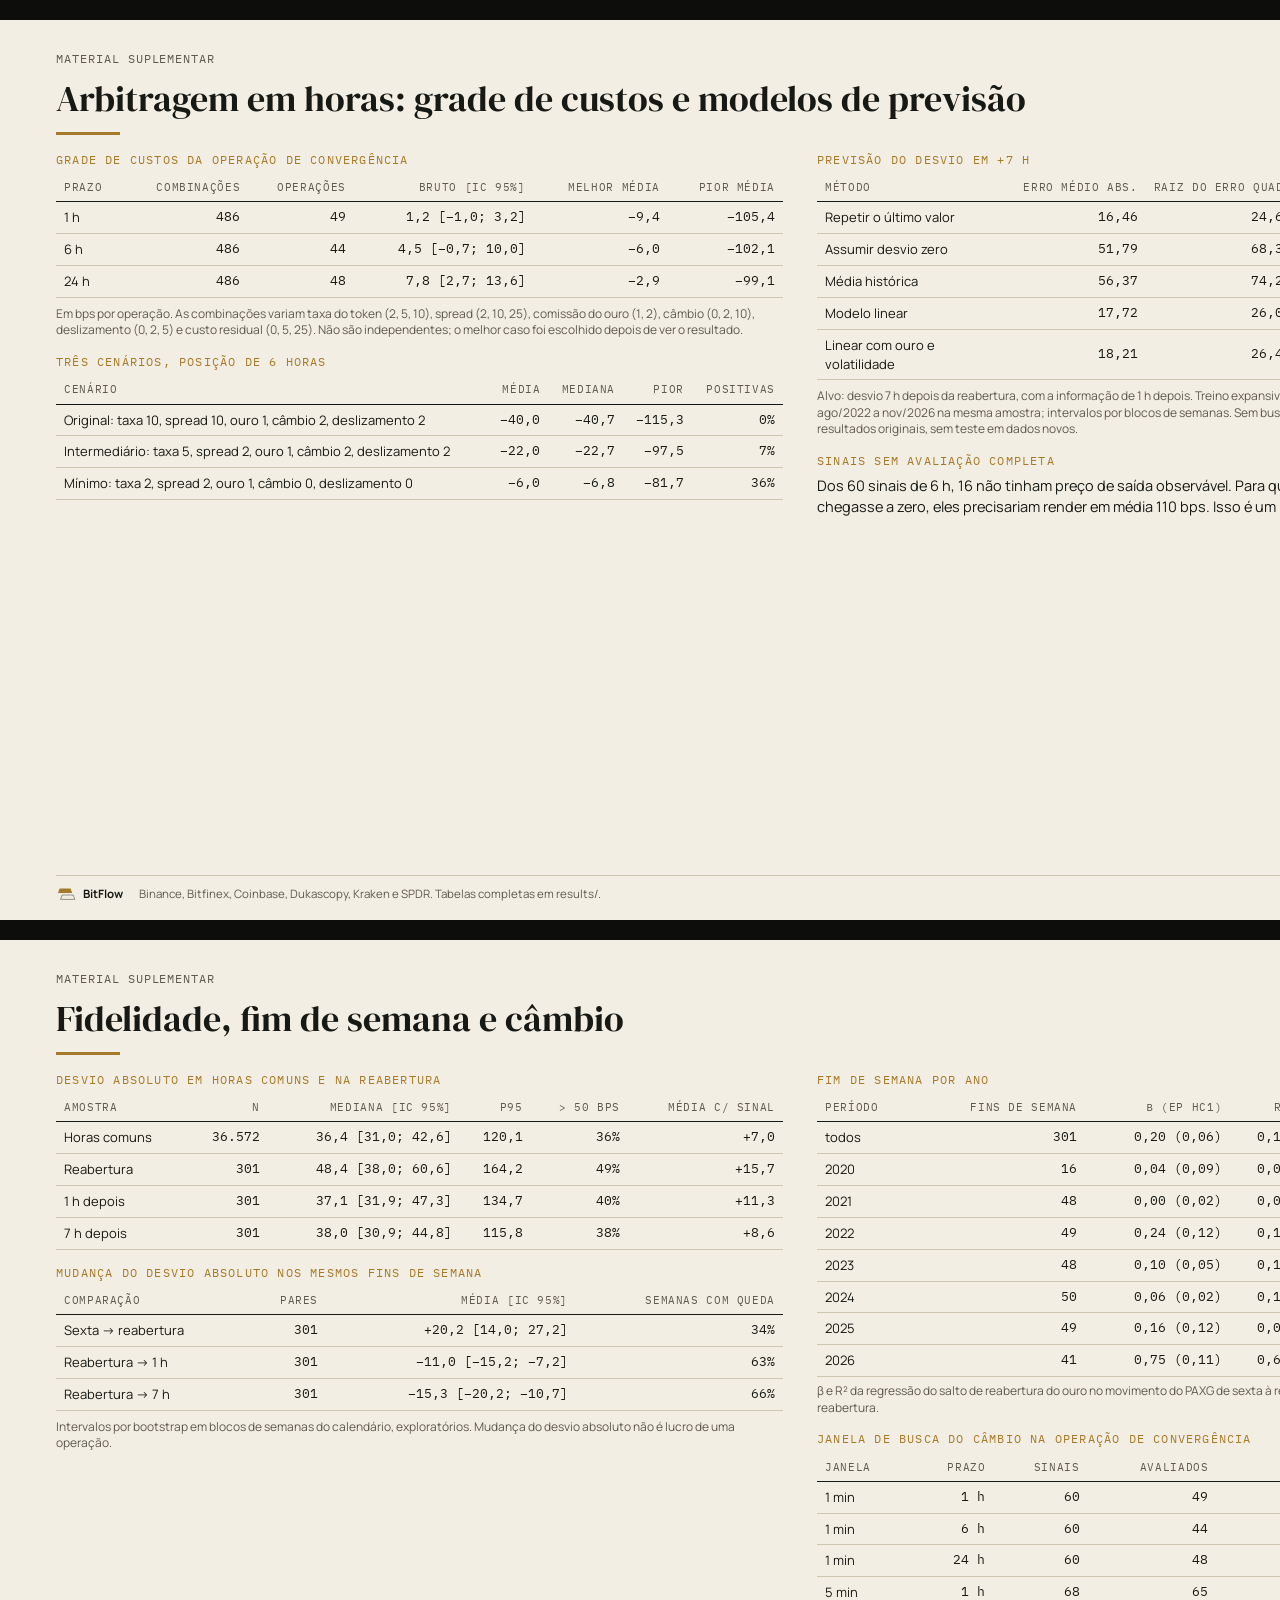
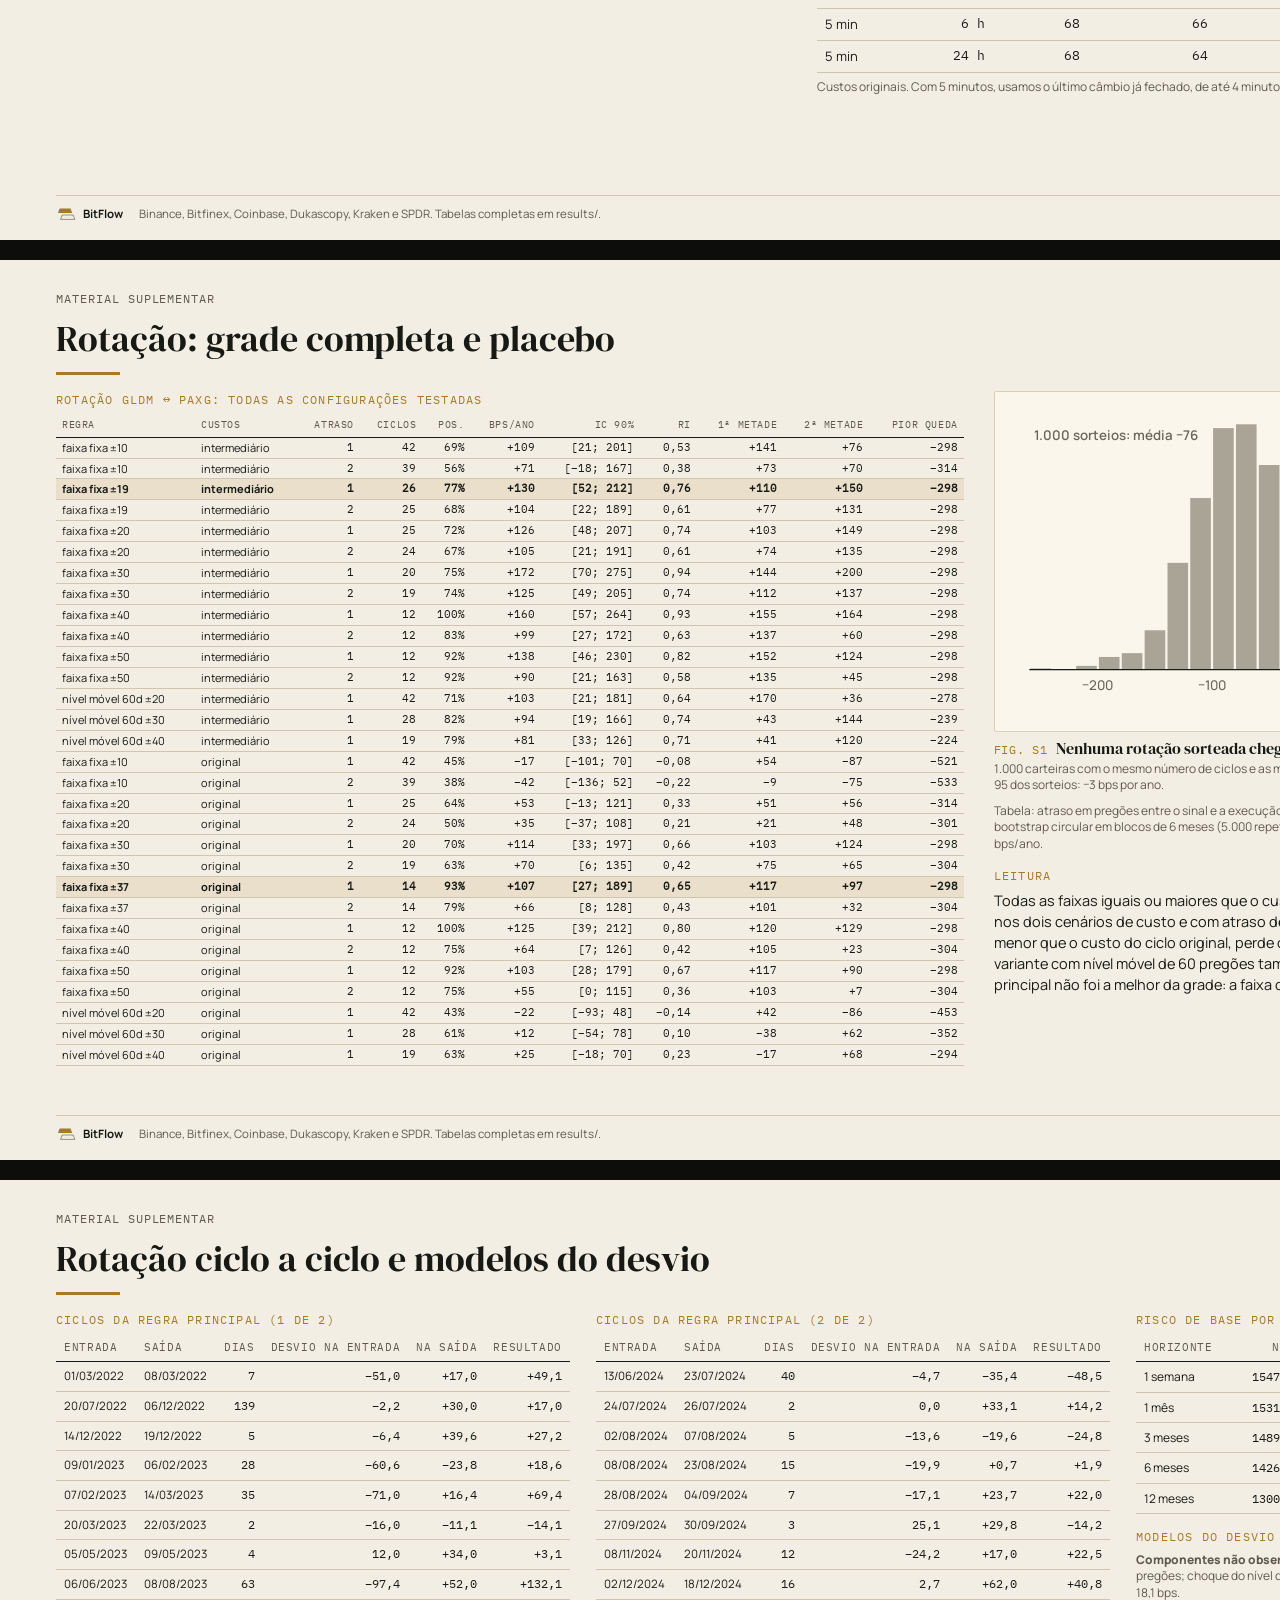
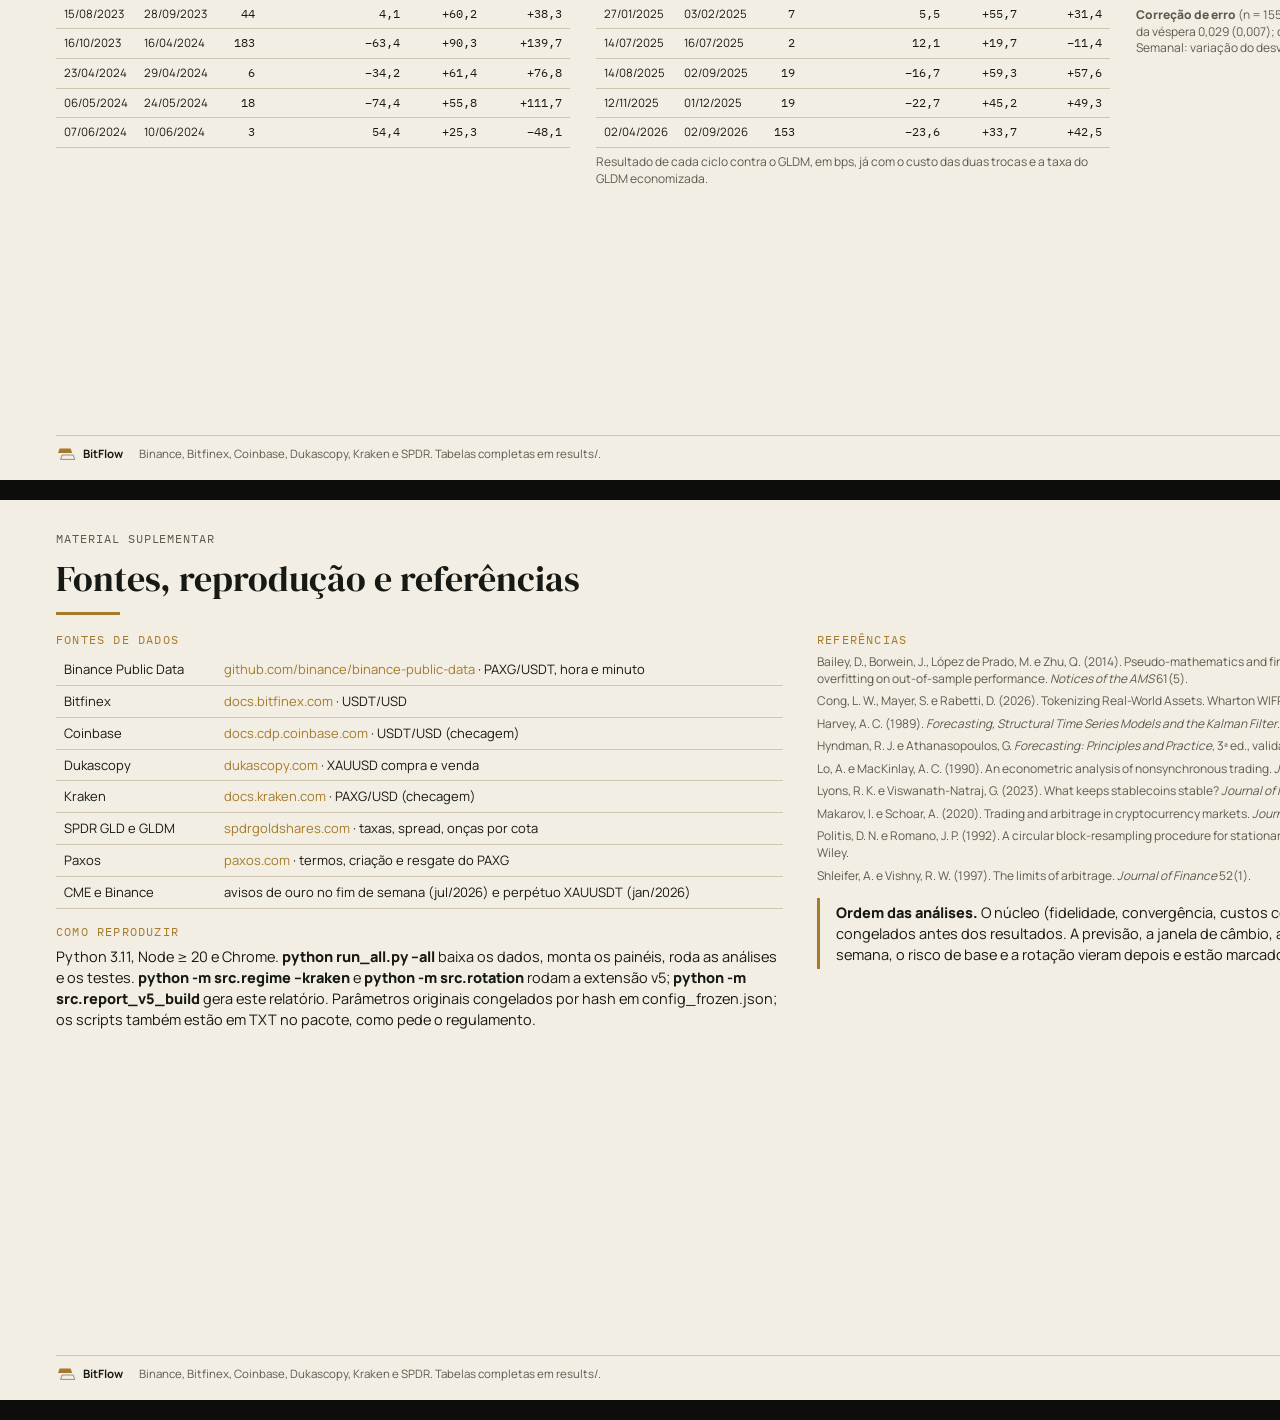
<file: slides/material_suplementar.html>
<!doctype html><html lang="pt-BR"><head><meta charset="utf-8"><meta name="viewport" content="width=1600"><title>PAXG × Ouro · material suplementar · BitFlow</title><style>
@font-face{font-family:Manrope;src:url("design-systems/assets/fonts/Manrope.ttf");font-weight:200 800}
@font-face{font-family:DMSerif;src:url("design-systems/assets/fonts/DMSerifDisplay-Regular.ttf")}
@font-face{font-family:DMSerif;font-style:italic;src:url("design-systems/assets/fonts/DMSerifDisplay-Italic.ttf")}
@font-face{font-family:PlexMono;src:url("design-systems/assets/fonts/IBMPlexMono-Regular.ttf")}
@page{size:1600px 900px;margin:0}
*{box-sizing:border-box;margin:0;padding:0}
html{background:#0d0e0b}
body{font-family:Manrope,Arial,sans-serif;font-size:14.5px;line-height:1.45;-webkit-print-color-adjust:exact;print-color-adjust:exact}
.page{--bg:#F3EEE3;--ink:#171914;--muted:#5E5A4E;--line:#CFC6B1;--card:#FAF6EC;--gold:#A57A2A;--paxg:#5F7A62;--neg:#B0482F;
 width:1600px;height:900px;background:var(--bg);color:var(--ink);position:relative;overflow:hidden;margin:20px auto;padding:30px 56px 0;page-break-after:always;break-after:page}
.page.dark{--bg:#171914;--ink:#F3EEE3;--muted:#ABA797;--line:#3B3E34;--card:#1F221B;--gold:#CFAD68;--paxg:#A4B7A4;--neg:#E69B88}
@media print{html{background:none}.page{margin:0}}
.hd{display:flex;align-items:center;justify-content:space-between;font-family:PlexMono,monospace;font-size:12px;letter-spacing:.08em;text-transform:uppercase;color:var(--muted)}
.reg{display:flex;gap:5px;margin-left:auto;margin-right:16px}.reg i{display:block;width:16px;height:3px;background:var(--line)}.reg i.on{background:var(--gold)}
h1{font-family:DMSerif,serif;font-weight:400;font-size:36px;line-height:1.12;margin-top:12px;max-width:1420px}
.rule{width:64px;height:3px;background:var(--gold);margin:12px 0 16px}
.h{font-family:PlexMono,monospace;font-size:12px;letter-spacing:.1em;text-transform:uppercase;color:var(--gold);margin-bottom:6px}
.h.neg{color:var(--neg)}
p{font-size:14.5px}p+p{margin-top:6px}
b{font-weight:800}
.g{color:var(--paxg)}.r{color:var(--neg)}.o{color:var(--gold)}
.grid{display:grid;gap:22px}
.card{background:var(--card);border:1px solid var(--line);border-radius:2px;padding:11px 14px}
.card .ct{font-size:13.5px;font-weight:700;margin-bottom:5px}
.card .ct i{font-style:normal;font-family:PlexMono,monospace;font-size:12px;color:var(--gold);margin-right:8px}
.nums{display:flex;gap:18px;margin-bottom:5px}.nums div{flex:1}
.nums strong{display:block;font-family:DMSerif,serif;font-weight:400;font-size:30px;line-height:1.05}
.nums span{display:block;font-family:PlexMono,monospace;font-size:10px;letter-spacing:.06em;text-transform:uppercase;color:var(--muted);line-height:1.3;margin-top:2px}
.card p{font-size:13px;line-height:1.42}
.fig{background:#FAF6EC;border:1px solid #D9D0BA;border-radius:2px;padding:10px 12px 6px;color:#171914}
.cap{margin-top:7px;font-family:DMSerif,serif;font-size:15.5px;line-height:1.25}
.cap i{font-style:normal;font-family:PlexMono,monospace;font-size:11.5px;color:var(--gold);margin-right:8px;letter-spacing:.06em}
.capd{font-size:12px;color:var(--muted);line-height:1.35;margin-top:2px}
.rail{display:grid;grid-template-columns:repeat(5,1fr);gap:26px;border-top:1px solid var(--line);margin-top:14px;padding-top:14px}
.st{position:relative}
.st:before{content:"";position:absolute;top:-20px;left:0;width:11px;height:11px;border-radius:50%;background:var(--gold);box-shadow:0 0 0 4px var(--bg)}
.st .sn{font-family:PlexMono,monospace;font-size:11.5px;color:var(--gold);letter-spacing:.08em}
.st h3{font-family:DMSerif,serif;font-weight:400;font-size:19px;line-height:1.15;margin:1px 0 4px}
.st p{font-size:13px;line-height:1.42}
.st .k{font-family:PlexMono,monospace;font-size:13px;border-left:2px solid var(--gold);padding:1px 0 1px 8px;margin-top:6px}
table{border-collapse:collapse;width:100%;font-size:13px}
th{text-align:left;font-family:PlexMono,monospace;font-weight:400;font-size:10.5px;letter-spacing:.06em;text-transform:uppercase;color:var(--muted);padding:6px 8px;border-bottom:1px solid var(--ink)}
td{padding:6px 8px;border-bottom:1px solid var(--line)}
td.n,th.n{text-align:right;font-family:PlexMono,monospace;white-space:nowrap}
tr.hl td{background:rgba(165,122,42,.13);font-weight:700}
table.tight td{padding:3px 6px;font-size:11.5px}table.tight th{padding:4px 6px;font-size:10px}
table.tighter td{padding:2px 6px;font-size:11px}
.risk{border-top:1px solid var(--line);padding-top:8px}
.risk .lab{font-family:PlexMono,monospace;font-size:11px;color:var(--muted);letter-spacing:.06em;text-transform:uppercase}
.risk h4{font-size:14px;font-weight:800;margin:2px 0}
.risk strong{display:block;font-family:DMSerif,serif;font-weight:400;font-size:24px;line-height:1.1}
.risk small{display:block;font-family:PlexMono,monospace;font-size:10px;color:var(--muted);text-transform:uppercase;letter-spacing:.05em;margin-bottom:4px}
.risk p{font-size:12.8px;line-height:1.4}
.call{border-left:3px solid var(--gold);padding:4px 0 4px 16px}
.call p{font-size:14.5px}
.call.serif p{font-family:DMSerif,serif;font-size:19px;line-height:1.3}
.box{border-left:3px solid var(--gold);padding:4px 0 4px 16px}
.box.gold{border-color:var(--gold)}
.sheet{--ink:#171914;--muted:#5E5A4E;--line:#CFC6B1;--card:#FFFFFF;--gold:#A57A2A;--paxg:#5F7A62;--neg:#B0482F;background:#F3EEE3;color:#171914;border-radius:2px;padding:20px 24px}
.roadrow{display:grid;grid-template-columns:36px 1fr 220px;gap:12px;align-items:baseline;border-top:1px solid var(--line);padding:8px 0}
.roadrow .n{font-family:PlexMono,monospace;font-size:12px;color:var(--gold)}
.roadrow h3{font-family:DMSerif,serif;font-weight:400;font-size:18px;line-height:1.2}
.roadrow p{font-size:12.8px;color:var(--muted);line-height:1.35}
.roadrow .v{font-family:PlexMono,monospace;font-size:13px;text-align:right}
.ft{position:absolute;left:56px;right:56px;bottom:16px;display:flex;align-items:center;gap:16px;border-top:1px solid var(--line);padding-top:8px;font-size:11.5px;color:var(--muted)}
.ft .brand{display:flex;align-items:center;gap:7px;color:var(--ink);font-weight:700;white-space:nowrap}
.ft .src{flex:1}
.ft .mono{font-family:PlexMono,monospace;white-space:nowrap}
.small{font-size:12px;color:var(--muted);line-height:1.38}
a{color:var(--gold);text-decoration:none}
.cover{--bg:#171914;--ink:#F3EEE3;--muted:#ABA797;--line:#3B3E34;--gold:#CFAD68;width:1600px;height:900px;background:#171914;color:#F3EEE3;position:relative;overflow:hidden;margin:20px auto;page-break-after:always;break-after:page}
@media print{.cover{margin:0}}
.cover .imprint{position:absolute;left:80px;top:64px;display:flex;align-items:center;gap:16px;font-size:24px;font-weight:600;letter-spacing:-.02em}
.cover .event{position:absolute;right:80px;top:66px;text-align:right;font-size:15px;line-height:1.75;color:var(--muted)}
.cover .title{position:absolute;left:80px;top:150px;font-family:DMSerif,serif;font-size:181px;line-height:1.01;letter-spacing:-.04em}
.cover .title span{display:block}
.cover .title .second{margin-left:150px;margin-top:10px;white-space:nowrap}
.cover .title small{font-size:72px;letter-spacing:-.02em;position:relative;top:-3px}
.cover .title em{font-family:DMSerif,serif;font-style:italic;color:var(--gold);letter-spacing:-.035em}
.cover .mark{position:absolute;right:80px;top:158px;color:var(--gold)}
.cover .regi{position:absolute;left:80px;top:589px;display:flex;gap:19px}
.cover .regi i{display:block;height:1px;background:var(--gold);width:156px}.cover .regi i:last-child{position:relative;top:15px;width:69px}
.cover .desc{position:absolute;left:80px;top:651px;font-size:28px;line-height:1.5;letter-spacing:-.02em}
.cover .question{position:absolute;left:960px;top:644px;width:560px;font-family:DMSerif,serif;font-size:32px;line-height:1.25;color:var(--muted)}
.cover .date{position:absolute;right:80px;top:509px;font-family:PlexMono,monospace;font-size:13px;letter-spacing:.06em;color:var(--muted)}
.cover .cft{position:absolute;left:80px;right:80px;bottom:30px;display:flex;justify-content:space-between;align-items:center;font-size:14px;color:var(--muted)}
.cover .cft .mono{font-family:PlexMono,monospace;font-size:13px}
.qrow{display:grid;grid-template-columns:44px 1fr 150px;gap:14px;align-items:baseline;border-top:1px solid var(--line);padding:14px 0}
.qrow .n{font-family:PlexMono,monospace;font-size:13px;color:var(--gold)}
.qrow h3{font-family:DMSerif,serif;font-weight:400;font-size:23px;line-height:1.2}
.qrow p{font-size:14px;color:var(--muted);margin-top:4px}
.qrow .w{font-family:PlexMono,monospace;font-size:12px;color:var(--muted);text-align:right;text-transform:uppercase;letter-spacing:.06em}
.band{background:#171914;color:#F3EEE3;border-radius:2px;padding:22px 30px;display:grid;grid-template-columns:150px 1fr;gap:24px;align-items:start}
.band .lab{font-family:DMSerif,serif;font-style:italic;color:#CFAD68;font-size:26px;line-height:1.1}
.band p{font-family:DMSerif,serif;font-size:22px;line-height:1.35}
.ans{border-top:3px solid var(--gold);padding-top:10px}
.ans .q{font-family:PlexMono,monospace;font-size:12px;letter-spacing:.06em;text-transform:uppercase;color:var(--muted)}
.ans h3{font-family:DMSerif,serif;font-weight:400;font-size:20px;line-height:1.25;margin:6px 0 8px}
.ans strong{display:block;font-family:DMSerif,serif;font-weight:400;font-size:40px;line-height:1;color:var(--gold)}
.ans small{display:block;font-family:PlexMono,monospace;font-size:11px;letter-spacing:.05em;text-transform:uppercase;color:var(--muted);margin-top:4px}
.roomy p{font-size:15.5px;line-height:1.5}.roomy .st p,.roomy .card p{font-size:14px}.roomy .st h3{font-size:20px}
.roomy .roadrow{padding:10px 0}.roomy .roadrow h3{font-size:20px}.roomy .roadrow p{font-size:13.5px}.roomy .call.serif p{font-size:21px}
.roomy .sheet.compact .roadrow{padding:7px 0}.roomy .sheet.compact .roadrow h3{font-size:18px}.roomy .sheet.compact .roadrow p{font-size:12.8px}.roomy .sheet.compact .call.serif p{font-size:19px}
.roomy td{font-size:14px}
.big h1{font-size:40px}.big .h{font-size:13px;margin-bottom:8px}
.big p{font-size:16.5px;line-height:1.55}.big p+p{margin-top:8px}
.big .st p,.big .card p{font-size:14.8px}.big .st h3{font-size:21px}.big .st .k{font-size:14px}
.big .card{padding:14px 16px}.big .card .ct{font-size:14.5px}.big .nums strong{font-size:36px}.big .nums span{font-size:11px}
.big td{font-size:15px;padding:8px}.big th{font-size:11px}
.big .risk p{font-size:14.8px}.big .risk strong{font-size:28px}.big .risk h4{font-size:15.5px}
.big .call p{font-size:17px}.big .call.serif p{font-size:22px}
.big .cap{font-size:17px}.big .capd{font-size:13px}
.big .qrow{padding:18px 0}.big .qrow h3{font-size:25px}.big .qrow p{font-size:15.5px}
.big .band p{font-size:24px}.big .band .lab{font-size:30px}
.big .ans h3{font-size:22px}.big .ans strong{font-size:50px}.big .ans small{font-size:12px}
.big .small{font-size:14px}
.big table.airy td{padding:13px 8px;vertical-align:top}.roomy .small{font-size:13.2px}.roomy .risk p{font-size:13.5px}.roomy .capd{font-size:12.8px}
</style></head><body><section class="page light"><div class="hd"><span>Material suplementar</span><div class="reg"><i class="on"></i><i class=""></i><i class=""></i><i class=""></i><i class=""></i></div><span>A1 / A5</span></div><h1>Arbitragem em horas: grade de custos e modelos de previsão</h1><div class="rule"></div><div class="grid" style="grid-template-columns:1fr 1fr;gap:34px">
<div><div class="h">Grade de custos da operação de convergência</div>
<table><thead><tr><th>Prazo</th><th class="n">Combinações</th><th class="n">Operações</th><th class="n">Bruto [IC 95%]</th><th class="n">Melhor média</th><th class="n">Pior média</th></tr></thead><tbody><tr><td>1 h</td><td class="n">486</td><td class="n">49</td><td class="n">1,2 [−1,0; 3,2]</td><td class="n">−9,4</td><td class="n">−105,4</td></tr><tr><td>6 h</td><td class="n">486</td><td class="n">44</td><td class="n">4,5 [−0,7; 10,0]</td><td class="n">−6,0</td><td class="n">−102,1</td></tr><tr><td>24 h</td><td class="n">486</td><td class="n">48</td><td class="n">7,8 [2,7; 13,6]</td><td class="n">−2,9</td><td class="n">−99,1</td></tr></tbody></table>
<p class="small" style="margin-top:8px">Em bps por operação. As combinações variam taxa do token (2, 5, 10), spread (2, 10, 25), comissão do ouro (1, 2), câmbio (0, 2, 10), deslizamento (0, 2, 5) e custo residual (0, 5, 25). Não são independentes; o melhor caso foi escolhido depois de ver o resultado.</p>
<div class="h" style="margin-top:14px">Três cenários, posição de 6 horas</div>
<table><thead><tr><th>Cenário</th><th class="n">Média</th><th class="n">Mediana</th><th class="n">Pior</th><th class="n">Positivas</th></tr></thead><tbody><tr><td>Original: taxa 10, spread 10, ouro 1, câmbio 2, deslizamento 2</td><td class="n">−40,0</td><td class="n">−40,7</td><td class="n">−115,3</td><td class="n">0%</td></tr><tr><td>Intermediário: taxa 5, spread 2, ouro 1, câmbio 2, deslizamento 2</td><td class="n">−22,0</td><td class="n">−22,7</td><td class="n">−97,5</td><td class="n">7%</td></tr><tr><td>Mínimo: taxa 2, spread 2, ouro 1, câmbio 0, deslizamento 0</td><td class="n">−6,0</td><td class="n">−6,8</td><td class="n">−81,7</td><td class="n">36%</td></tr></tbody></table></div>
<div><div class="h">Previsão do desvio em +7 h</div>
<table><thead><tr><th>Método</th><th class="n">Erro médio abs.</th><th class="n">Raiz do erro quad.</th><th class="n">Diferença vs. repetir [IC 95%]</th></tr></thead><tbody><tr><td>Repetir o último valor</td><td class="n">16,46</td><td class="n">24,64</td><td class="n">0,00 [0,00; 0,00]</td></tr><tr><td>Assumir desvio zero</td><td class="n">51,79</td><td class="n">68,33</td><td class="n">35,33 [27,61; 43,70]</td></tr><tr><td>Média histórica</td><td class="n">56,37</td><td class="n">74,29</td><td class="n">39,92 [30,55; 50,07]</td></tr><tr><td>Modelo linear</td><td class="n">17,72</td><td class="n">26,05</td><td class="n">1,27 [−0,35; 3,01]</td></tr><tr><td>Linear com ouro e volatilidade</td><td class="n">18,21</td><td class="n">26,44</td><td class="n">1,75 [−0,02; 3,57]</td></tr></tbody></table>
<p class="small" style="margin-top:8px">Alvo: desvio 7 h depois da reabertura, com a informação de 1 h depois. Treino expansivo a partir de 104 semanas; 204 previsões de ago/2022 a nov/2026 na mesma amostra; intervalos por blocos de semanas. Sem busca de parâmetros. Análise posterior aos resultados originais, sem teste em dados novos.</p>
<div class="h" style="margin-top:14px">Sinais sem avaliação completa</div>
<p>Dos 60 sinais de 6 h, 16 não tinham preço de saída observável. Para que o saldo médio original dos 60 chegasse a zero, eles precisariam render em média 110 bps. Isso é um limiar, não uma estimativa.</p></div></div><div class="ft"><span class="brand"><svg viewBox="0 0 100 100" style="width:20px;height:20px;display:block" aria-hidden="true"><path d="M18 23h55l8 22H10z" fill="var(--gold)"/><path d="M31 55h55l8 22H23z" fill="none" stroke="var(--ink)" stroke-width="2.2"/></svg>BitFlow</span><span class="src">Binance, Bitfinex, Coinbase, Dukascopy, Kraken e SPDR. Tabelas completas em results/.</span><span class="mono">PAXG × OURO · 2020–2026</span></div></section><section class="page light"><div class="hd"><span>Material suplementar</span><div class="reg"><i class="on"></i><i class="on"></i><i class=""></i><i class=""></i><i class=""></i></div><span>A2 / A5</span></div><h1>Fidelidade, fim de semana e câmbio</h1><div class="rule"></div><div class="grid" style="grid-template-columns:1fr 1fr;gap:34px">
<div><div class="h">Desvio absoluto em horas comuns e na reabertura</div>
<table><thead><tr><th>Amostra</th><th class="n">n</th><th class="n">Mediana [IC 95%]</th><th class="n">p95</th><th class="n">&gt; 50 bps</th><th class="n">Média c/ sinal</th></tr></thead><tbody><tr><td>Horas comuns</td><td class="n">36.572</td><td class="n">36,4 [31,0; 42,6]</td><td class="n">120,1</td><td class="n">36%</td><td class="n">+7,0</td></tr><tr><td>Reabertura</td><td class="n">301</td><td class="n">48,4 [38,0; 60,6]</td><td class="n">164,2</td><td class="n">49%</td><td class="n">+15,7</td></tr><tr><td>1 h depois</td><td class="n">301</td><td class="n">37,1 [31,9; 47,3]</td><td class="n">134,7</td><td class="n">40%</td><td class="n">+11,3</td></tr><tr><td>7 h depois</td><td class="n">301</td><td class="n">38,0 [30,9; 44,8]</td><td class="n">115,8</td><td class="n">38%</td><td class="n">+8,6</td></tr></tbody></table>
<div class="h" style="margin-top:14px">Mudança do desvio absoluto nos mesmos fins de semana</div>
<table><thead><tr><th>Comparação</th><th class="n">Pares</th><th class="n">Média [IC 95%]</th><th class="n">Semanas com queda</th></tr></thead><tbody><tr><td>Sexta → reabertura</td><td class="n">301</td><td class="n">+20,2 [14,0; 27,2]</td><td class="n">34%</td></tr><tr><td>Reabertura → 1 h</td><td class="n">301</td><td class="n">−11,0 [−15,2; −7,2]</td><td class="n">63%</td></tr><tr><td>Reabertura → 7 h</td><td class="n">301</td><td class="n">−15,3 [−20,2; −10,7]</td><td class="n">66%</td></tr></tbody></table>
<p class="small" style="margin-top:8px">Intervalos por bootstrap em blocos de semanas do calendário, exploratórios. Mudança do desvio absoluto não é lucro de uma operação.</p></div>
<div><div class="h">Fim de semana por ano</div>
<table><thead><tr><th>Período</th><th class="n">Fins de semana</th><th class="n">β (ep HC1)</th><th class="n">R²</th><th class="n">Prêmio médio</th><th class="n">Mediana</th></tr></thead><tbody><tr><td>todos</td><td class="n">301</td><td class="n">0,20 (0,06)</td><td class="n">0,16</td><td class="n">+14,2</td><td class="n">+6,1</td></tr><tr><td>2020</td><td class="n">16</td><td class="n">0,04 (0,09)</td><td class="n">0,01</td><td class="n">+3,7</td><td class="n">+11,0</td></tr><tr><td>2021</td><td class="n">48</td><td class="n">0,00 (0,02)</td><td class="n">0,00</td><td class="n">+30,2</td><td class="n">+9,3</td></tr><tr><td>2022</td><td class="n">49</td><td class="n">0,24 (0,12)</td><td class="n">0,15</td><td class="n">+2,4</td><td class="n">+7,5</td></tr><tr><td>2023</td><td class="n">48</td><td class="n">0,10 (0,05)</td><td class="n">0,12</td><td class="n">+1,1</td><td class="n">−12,3</td></tr><tr><td>2024</td><td class="n">50</td><td class="n">0,06 (0,02)</td><td class="n">0,11</td><td class="n">+16,8</td><td class="n">+12,4</td></tr><tr><td>2025</td><td class="n">49</td><td class="n">0,16 (0,12)</td><td class="n">0,09</td><td class="n">+25,5</td><td class="n">+17,9</td></tr><tr><td>2026</td><td class="n">41</td><td class="n">0,75 (0,11)</td><td class="n">0,66</td><td class="n">+12,0</td><td class="n">+1,4</td></tr></tbody></table>
<p class="small" style="margin-top:6px">β e R² da regressão do salto de reabertura do ouro no movimento do PAXG de sexta à reabertura. Prêmio: variação do desvio de sexta à reabertura.</p>
<div class="h" style="margin-top:14px">Janela de busca do câmbio na operação de convergência</div>
<table><thead><tr><th>Janela</th><th class="n">Prazo</th><th class="n">Sinais</th><th class="n">Avaliados</th><th class="n">Sem avaliação</th><th class="n">Saldo médio</th></tr></thead><tbody><tr><td>1 min</td><td class="n">1 h</td><td class="n">60</td><td class="n">49</td><td class="n">11</td><td class="n">−43,4</td></tr><tr><td>1 min</td><td class="n">6 h</td><td class="n">60</td><td class="n">44</td><td class="n">16</td><td class="n">−40,0</td></tr><tr><td>1 min</td><td class="n">24 h</td><td class="n">60</td><td class="n">48</td><td class="n">12</td><td class="n">−37,0</td></tr><tr><td>5 min</td><td class="n">1 h</td><td class="n">68</td><td class="n">65</td><td class="n">3</td><td class="n">−43,1</td></tr><tr><td>5 min</td><td class="n">6 h</td><td class="n">68</td><td class="n">66</td><td class="n">2</td><td class="n">−39,8</td></tr><tr><td>5 min</td><td class="n">24 h</td><td class="n">68</td><td class="n">64</td><td class="n">4</td><td class="n">−35,8</td></tr></tbody></table>
<p class="small" style="margin-top:6px">Custos originais. Com 5 minutos, usamos o último câmbio já fechado, de até 4 minutos antes; token e ouro seguem no minuto exato.</p></div></div><div class="ft"><span class="brand"><svg viewBox="0 0 100 100" style="width:20px;height:20px;display:block" aria-hidden="true"><path d="M18 23h55l8 22H10z" fill="var(--gold)"/><path d="M31 55h55l8 22H23z" fill="none" stroke="var(--ink)" stroke-width="2.2"/></svg>BitFlow</span><span class="src">Binance, Bitfinex, Coinbase, Dukascopy, Kraken e SPDR. Tabelas completas em results/.</span><span class="mono">PAXG × OURO · 2020–2026</span></div></section><section class="page light"><div class="hd"><span>Material suplementar</span><div class="reg"><i class="on"></i><i class="on"></i><i class="on"></i><i class=""></i><i class=""></i></div><span>A3 / A5</span></div><h1>Rotação: grade completa e placebo</h1><div class="rule"></div><div class="grid" style="grid-template-columns:1.65fr 1fr;gap:30px">
<div><div class="h">Rotação GLDM ↔ PAXG: todas as configurações testadas</div>
<table class="tight tighter"><thead><tr><th>Regra</th><th>Custos</th><th class="n">Atraso</th><th class="n">Ciclos</th><th class="n">Pos.</th><th class="n">bps/ano</th><th class="n">IC 90%</th><th class="n">RI</th><th class="n">1ª metade</th><th class="n">2ª metade</th><th class="n">Pior queda</th></tr></thead><tbody><tr class=""><td>faixa fixa ±10</td><td>intermediário</td><td class="n">1</td><td class="n">42</td><td class="n">69%</td><td class="n">+109</td><td class="n">[21; 201]</td><td class="n">0,53</td><td class="n">+141</td><td class="n">+76</td><td class="n">−298</td></tr><tr class=""><td>faixa fixa ±10</td><td>intermediário</td><td class="n">2</td><td class="n">39</td><td class="n">56%</td><td class="n">+71</td><td class="n">[−18; 167]</td><td class="n">0,38</td><td class="n">+73</td><td class="n">+70</td><td class="n">−314</td></tr><tr class="hl"><td>faixa fixa ±19</td><td>intermediário</td><td class="n">1</td><td class="n">26</td><td class="n">77%</td><td class="n">+130</td><td class="n">[52; 212]</td><td class="n">0,76</td><td class="n">+110</td><td class="n">+150</td><td class="n">−298</td></tr><tr class=""><td>faixa fixa ±19</td><td>intermediário</td><td class="n">2</td><td class="n">25</td><td class="n">68%</td><td class="n">+104</td><td class="n">[22; 189]</td><td class="n">0,61</td><td class="n">+77</td><td class="n">+131</td><td class="n">−298</td></tr><tr class=""><td>faixa fixa ±20</td><td>intermediário</td><td class="n">1</td><td class="n">25</td><td class="n">72%</td><td class="n">+126</td><td class="n">[48; 207]</td><td class="n">0,74</td><td class="n">+103</td><td class="n">+149</td><td class="n">−298</td></tr><tr class=""><td>faixa fixa ±20</td><td>intermediário</td><td class="n">2</td><td class="n">24</td><td class="n">67%</td><td class="n">+105</td><td class="n">[21; 191]</td><td class="n">0,61</td><td class="n">+74</td><td class="n">+135</td><td class="n">−298</td></tr><tr class=""><td>faixa fixa ±30</td><td>intermediário</td><td class="n">1</td><td class="n">20</td><td class="n">75%</td><td class="n">+172</td><td class="n">[70; 275]</td><td class="n">0,94</td><td class="n">+144</td><td class="n">+200</td><td class="n">−298</td></tr><tr class=""><td>faixa fixa ±30</td><td>intermediário</td><td class="n">2</td><td class="n">19</td><td class="n">74%</td><td class="n">+125</td><td class="n">[49; 205]</td><td class="n">0,74</td><td class="n">+112</td><td class="n">+137</td><td class="n">−298</td></tr><tr class=""><td>faixa fixa ±40</td><td>intermediário</td><td class="n">1</td><td class="n">12</td><td class="n">100%</td><td class="n">+160</td><td class="n">[57; 264]</td><td class="n">0,93</td><td class="n">+155</td><td class="n">+164</td><td class="n">−298</td></tr><tr class=""><td>faixa fixa ±40</td><td>intermediário</td><td class="n">2</td><td class="n">12</td><td class="n">83%</td><td class="n">+99</td><td class="n">[27; 172]</td><td class="n">0,63</td><td class="n">+137</td><td class="n">+60</td><td class="n">−298</td></tr><tr class=""><td>faixa fixa ±50</td><td>intermediário</td><td class="n">1</td><td class="n">12</td><td class="n">92%</td><td class="n">+138</td><td class="n">[46; 230]</td><td class="n">0,82</td><td class="n">+152</td><td class="n">+124</td><td class="n">−298</td></tr><tr class=""><td>faixa fixa ±50</td><td>intermediário</td><td class="n">2</td><td class="n">12</td><td class="n">92%</td><td class="n">+90</td><td class="n">[21; 163]</td><td class="n">0,58</td><td class="n">+135</td><td class="n">+45</td><td class="n">−298</td></tr><tr class=""><td>nível móvel 60d ±20</td><td>intermediário</td><td class="n">1</td><td class="n">42</td><td class="n">71%</td><td class="n">+103</td><td class="n">[21; 181]</td><td class="n">0,64</td><td class="n">+170</td><td class="n">+36</td><td class="n">−278</td></tr><tr class=""><td>nível móvel 60d ±30</td><td>intermediário</td><td class="n">1</td><td class="n">28</td><td class="n">82%</td><td class="n">+94</td><td class="n">[19; 166]</td><td class="n">0,74</td><td class="n">+43</td><td class="n">+144</td><td class="n">−239</td></tr><tr class=""><td>nível móvel 60d ±40</td><td>intermediário</td><td class="n">1</td><td class="n">19</td><td class="n">79%</td><td class="n">+81</td><td class="n">[33; 126]</td><td class="n">0,71</td><td class="n">+41</td><td class="n">+120</td><td class="n">−224</td></tr><tr class=""><td>faixa fixa ±10</td><td>original</td><td class="n">1</td><td class="n">42</td><td class="n">45%</td><td class="n">−17</td><td class="n">[−101; 70]</td><td class="n">−0,08</td><td class="n">+54</td><td class="n">−87</td><td class="n">−521</td></tr><tr class=""><td>faixa fixa ±10</td><td>original</td><td class="n">2</td><td class="n">39</td><td class="n">38%</td><td class="n">−42</td><td class="n">[−136; 52]</td><td class="n">−0,22</td><td class="n">−9</td><td class="n">−75</td><td class="n">−533</td></tr><tr class=""><td>faixa fixa ±20</td><td>original</td><td class="n">1</td><td class="n">25</td><td class="n">64%</td><td class="n">+53</td><td class="n">[−13; 121]</td><td class="n">0,33</td><td class="n">+51</td><td class="n">+56</td><td class="n">−314</td></tr><tr class=""><td>faixa fixa ±20</td><td>original</td><td class="n">2</td><td class="n">24</td><td class="n">50%</td><td class="n">+35</td><td class="n">[−37; 108]</td><td class="n">0,21</td><td class="n">+21</td><td class="n">+48</td><td class="n">−301</td></tr><tr class=""><td>faixa fixa ±30</td><td>original</td><td class="n">1</td><td class="n">20</td><td class="n">70%</td><td class="n">+114</td><td class="n">[33; 197]</td><td class="n">0,66</td><td class="n">+103</td><td class="n">+124</td><td class="n">−298</td></tr><tr class=""><td>faixa fixa ±30</td><td>original</td><td class="n">2</td><td class="n">19</td><td class="n">63%</td><td class="n">+70</td><td class="n">[6; 135]</td><td class="n">0,42</td><td class="n">+75</td><td class="n">+65</td><td class="n">−304</td></tr><tr class="hl"><td>faixa fixa ±37</td><td>original</td><td class="n">1</td><td class="n">14</td><td class="n">93%</td><td class="n">+107</td><td class="n">[27; 189]</td><td class="n">0,65</td><td class="n">+117</td><td class="n">+97</td><td class="n">−298</td></tr><tr class=""><td>faixa fixa ±37</td><td>original</td><td class="n">2</td><td class="n">14</td><td class="n">79%</td><td class="n">+66</td><td class="n">[8; 128]</td><td class="n">0,43</td><td class="n">+101</td><td class="n">+32</td><td class="n">−304</td></tr><tr class=""><td>faixa fixa ±40</td><td>original</td><td class="n">1</td><td class="n">12</td><td class="n">100%</td><td class="n">+125</td><td class="n">[39; 212]</td><td class="n">0,80</td><td class="n">+120</td><td class="n">+129</td><td class="n">−298</td></tr><tr class=""><td>faixa fixa ±40</td><td>original</td><td class="n">2</td><td class="n">12</td><td class="n">75%</td><td class="n">+64</td><td class="n">[7; 126]</td><td class="n">0,42</td><td class="n">+105</td><td class="n">+23</td><td class="n">−304</td></tr><tr class=""><td>faixa fixa ±50</td><td>original</td><td class="n">1</td><td class="n">12</td><td class="n">92%</td><td class="n">+103</td><td class="n">[28; 179]</td><td class="n">0,67</td><td class="n">+117</td><td class="n">+90</td><td class="n">−298</td></tr><tr class=""><td>faixa fixa ±50</td><td>original</td><td class="n">2</td><td class="n">12</td><td class="n">75%</td><td class="n">+55</td><td class="n">[0; 115]</td><td class="n">0,36</td><td class="n">+103</td><td class="n">+7</td><td class="n">−304</td></tr><tr class=""><td>nível móvel 60d ±20</td><td>original</td><td class="n">1</td><td class="n">42</td><td class="n">43%</td><td class="n">−22</td><td class="n">[−93; 48]</td><td class="n">−0,14</td><td class="n">+42</td><td class="n">−86</td><td class="n">−453</td></tr><tr class=""><td>nível móvel 60d ±30</td><td>original</td><td class="n">1</td><td class="n">28</td><td class="n">61%</td><td class="n">+12</td><td class="n">[−54; 78]</td><td class="n">0,10</td><td class="n">−38</td><td class="n">+62</td><td class="n">−352</td></tr><tr class=""><td>nível móvel 60d ±40</td><td>original</td><td class="n">1</td><td class="n">19</td><td class="n">63%</td><td class="n">+25</td><td class="n">[−18; 70]</td><td class="n">0,23</td><td class="n">−17</td><td class="n">+68</td><td class="n">−294</td></tr></tbody></table>
</div>
<div><div class="fig"><svg xmlns="http://www.w3.org/2000/svg" viewBox="0 0 470 290" style="width:100%;height:auto;display:block" role="img" aria-label="Distribuição do ganho anual de rotações com datas sorteadas."><rect x="21.0" y="238.9" width="18.5" height="1.1" fill="#A9A496"/><rect x="41.5" y="240.0" width="18.5" height="0.0" fill="#A9A496"/><rect x="62.0" y="236.6" width="18.5" height="3.4" fill="#A9A496"/><rect x="82.4" y="228.6" width="18.5" height="11.4" fill="#A9A496"/><rect x="102.9" y="225.2" width="18.5" height="14.8" fill="#A9A496"/><rect x="123.4" y="204.7" width="18.5" height="35.3" fill="#A9A496"/><rect x="143.9" y="144.2" width="18.5" height="95.8" fill="#A9A496"/><rect x="164.3" y="86.1" width="18.5" height="153.9" fill="#A9A496"/><rect x="184.8" y="23.4" width="18.5" height="216.6" fill="#A9A496"/><rect x="205.3" y="20.0" width="18.5" height="220.0" fill="#A9A496"/><rect x="225.8" y="56.5" width="18.5" height="183.5" fill="#A9A496"/><rect x="246.2" y="140.8" width="18.5" height="99.2" fill="#A9A496"/><rect x="266.7" y="181.9" width="18.5" height="58.1" fill="#A9A496"/><rect x="287.2" y="212.6" width="18.5" height="27.4" fill="#A9A496"/><rect x="307.7" y="228.6" width="18.5" height="11.4" fill="#A9A496"/><rect x="328.1" y="234.3" width="18.5" height="5.7" fill="#A9A496"/><rect x="348.6" y="240.0" width="18.5" height="0.0" fill="#A9A496"/><rect x="369.1" y="237.7" width="18.5" height="2.3" fill="#A9A496"/><rect x="389.6" y="240.0" width="18.5" height="0.0" fill="#A9A496"/><rect x="410.0" y="240.0" width="18.5" height="0.0" fill="#A9A496"/><rect x="430.5" y="240.0" width="18.5" height="0.0" fill="#A9A496"/><path d="M20 240H450" stroke="#171914"/><text x="81.4" y="258.0" font-size="12" fill="#6A665A" text-anchor="middle" font-weight="500" >−200</text><text x="183.8" y="258.0" font-size="12" fill="#6A665A" text-anchor="middle" font-weight="500" >−100</text><text x="286.2" y="258.0" font-size="12" fill="#6A665A" text-anchor="middle" font-weight="500" >0</text><text x="388.6" y="258.0" font-size="12" fill="#6A665A" text-anchor="middle" font-weight="500" >+100</text><path d="M419.2 20V240" stroke="#5F7A62" stroke-width="3"/><text x="413.2" y="34.0" font-size="13" fill="#5F7A62" text-anchor="end" font-weight="800" stroke="#FAF6EC" stroke-width="4" paint-order="stroke">regra: +130</text><text x="24.0" y="34.0" font-size="12" fill="#6A665A" text-anchor="start" font-weight="600" stroke="#FAF6EC" stroke-width="4" paint-order="stroke">1.000 sorteios: média −76</text></svg></div><div class="cap"><i>FIG. S1</i>Nenhuma rotação sorteada chegou ao resultado da regra</div><div class="capd">1.000 carteiras com o mesmo número de ciclos e as mesmas durações, em datas sorteadas. Percentil 95 dos sorteios: −3 bps por ano.</div>
<p class="small" style="margin-top:10px">Tabela: atraso em pregões entre o sinal e a execução; metades antes e depois de 01/10/2023; IC por bootstrap circular em blocos de 6 meses (5.000 repetições). Sempre PAXG contra GLDM: −9,6 bps/ano.</p>
<div class="h" style="margin-top:14px">Leitura</div>
<p>Todas as faixas iguais ou maiores que o custo de um ciclo dão resultado positivo, nos dois cenários de custo e com atraso de 1 ou 2 pregões. A faixa de ±10 bps, menor que o custo do ciclo original, perde dinheiro com custos originais; a variante com nível móvel de 60 pregões também fica fraca nesse cenário. A regra principal não foi a melhor da grade: a faixa de ±30 rendeu mais.</p></div></div><div class="ft"><span class="brand"><svg viewBox="0 0 100 100" style="width:20px;height:20px;display:block" aria-hidden="true"><path d="M18 23h55l8 22H10z" fill="var(--gold)"/><path d="M31 55h55l8 22H23z" fill="none" stroke="var(--ink)" stroke-width="2.2"/></svg>BitFlow</span><span class="src">Binance, Bitfinex, Coinbase, Dukascopy, Kraken e SPDR. Tabelas completas em results/.</span><span class="mono">PAXG × OURO · 2020–2026</span></div></section><section class="page light"><div class="hd"><span>Material suplementar</span><div class="reg"><i class="on"></i><i class="on"></i><i class="on"></i><i class="on"></i><i class=""></i></div><span>A4 / A5</span></div><h1>Rotação ciclo a ciclo e modelos do desvio</h1><div class="rule"></div><div class="grid" style="grid-template-columns:1fr 1fr 1fr;gap:26px">
<div><div class="h">Ciclos da regra principal (1 de 2)</div><table style="font-size:11.5px"><thead><tr><th>Entrada</th><th>Saída</th><th class="n">Dias</th><th class="n">Desvio na entrada</th><th class="n">Na saída</th><th class="n">Resultado</th></tr></thead><tbody><tr><td>01/03/2022</td><td>08/03/2022</td><td class="n">7</td><td class="n">−51,0</td><td class="n">+17,0</td><td class="n">+49,1</td></tr><tr><td>20/07/2022</td><td>06/12/2022</td><td class="n">139</td><td class="n">−2,2</td><td class="n">+30,0</td><td class="n">+17,0</td></tr><tr><td>14/12/2022</td><td>19/12/2022</td><td class="n">5</td><td class="n">−6,4</td><td class="n">+39,6</td><td class="n">+27,2</td></tr><tr><td>09/01/2023</td><td>06/02/2023</td><td class="n">28</td><td class="n">−60,6</td><td class="n">−23,8</td><td class="n">+18,6</td></tr><tr><td>07/02/2023</td><td>14/03/2023</td><td class="n">35</td><td class="n">−71,0</td><td class="n">+16,4</td><td class="n">+69,4</td></tr><tr><td>20/03/2023</td><td>22/03/2023</td><td class="n">2</td><td class="n">−16,0</td><td class="n">−11,1</td><td class="n">−14,1</td></tr><tr><td>05/05/2023</td><td>09/05/2023</td><td class="n">4</td><td class="n">12,0</td><td class="n">+34,0</td><td class="n">+3,1</td></tr><tr><td>06/06/2023</td><td>08/08/2023</td><td class="n">63</td><td class="n">−97,4</td><td class="n">+52,0</td><td class="n">+132,1</td></tr><tr><td>15/08/2023</td><td>28/09/2023</td><td class="n">44</td><td class="n">4,1</td><td class="n">+60,2</td><td class="n">+38,3</td></tr><tr><td>16/10/2023</td><td>16/04/2024</td><td class="n">183</td><td class="n">−63,4</td><td class="n">+90,3</td><td class="n">+139,7</td></tr><tr><td>23/04/2024</td><td>29/04/2024</td><td class="n">6</td><td class="n">−34,2</td><td class="n">+61,4</td><td class="n">+76,8</td></tr><tr><td>06/05/2024</td><td>24/05/2024</td><td class="n">18</td><td class="n">−74,4</td><td class="n">+55,8</td><td class="n">+111,7</td></tr><tr><td>07/06/2024</td><td>10/06/2024</td><td class="n">3</td><td class="n">54,4</td><td class="n">+25,3</td><td class="n">−48,1</td></tr></tbody></table></div>
<div><div class="h">Ciclos da regra principal (2 de 2)</div><table style="font-size:11.5px"><thead><tr><th>Entrada</th><th>Saída</th><th class="n">Dias</th><th class="n">Desvio na entrada</th><th class="n">Na saída</th><th class="n">Resultado</th></tr></thead><tbody><tr><td>13/06/2024</td><td>23/07/2024</td><td class="n">40</td><td class="n">−4,7</td><td class="n">−35,4</td><td class="n">−48,5</td></tr><tr><td>24/07/2024</td><td>26/07/2024</td><td class="n">2</td><td class="n">0,0</td><td class="n">+33,1</td><td class="n">+14,2</td></tr><tr><td>02/08/2024</td><td>07/08/2024</td><td class="n">5</td><td class="n">−13,6</td><td class="n">−19,6</td><td class="n">−24,8</td></tr><tr><td>08/08/2024</td><td>23/08/2024</td><td class="n">15</td><td class="n">−19,9</td><td class="n">+0,7</td><td class="n">+1,9</td></tr><tr><td>28/08/2024</td><td>04/09/2024</td><td class="n">7</td><td class="n">−17,1</td><td class="n">+23,7</td><td class="n">+22,0</td></tr><tr><td>27/09/2024</td><td>30/09/2024</td><td class="n">3</td><td class="n">25,1</td><td class="n">+29,8</td><td class="n">−14,2</td></tr><tr><td>08/11/2024</td><td>20/11/2024</td><td class="n">12</td><td class="n">−24,2</td><td class="n">+17,0</td><td class="n">+22,5</td></tr><tr><td>02/12/2024</td><td>18/12/2024</td><td class="n">16</td><td class="n">2,7</td><td class="n">+62,0</td><td class="n">+40,8</td></tr><tr><td>27/01/2025</td><td>03/02/2025</td><td class="n">7</td><td class="n">5,5</td><td class="n">+55,7</td><td class="n">+31,4</td></tr><tr><td>14/07/2025</td><td>16/07/2025</td><td class="n">2</td><td class="n">12,1</td><td class="n">+19,7</td><td class="n">−11,4</td></tr><tr><td>14/08/2025</td><td>02/09/2025</td><td class="n">19</td><td class="n">−16,7</td><td class="n">+59,3</td><td class="n">+57,6</td></tr><tr><td>12/11/2025</td><td>01/12/2025</td><td class="n">19</td><td class="n">−22,7</td><td class="n">+45,2</td><td class="n">+49,3</td></tr><tr><td>02/04/2026</td><td>02/09/2026</td><td class="n">153</td><td class="n">−23,6</td><td class="n">+33,7</td><td class="n">+42,5</td></tr></tbody></table>
<p class="small" style="margin-top:6px">Resultado de cada ciclo contra o GLDM, em bps, já com o custo das duas trocas e a taxa do GLDM economizada.</p></div>
<div><div class="h">Risco de base por horizonte</div>
<table style="font-size:12px"><thead><tr><th>Horizonte</th><th class="n">n</th><th class="n">DP</th><th class="n">p5</th><th class="n">p95</th><th class="n">Taxa GLDM</th></tr></thead><tbody><tr><td>1 semana</td><td class="n">1547</td><td class="n">47,0</td><td class="n">−64</td><td class="n">+68</td><td class="n">0,2</td></tr><tr><td>1 mês</td><td class="n">1531</td><td class="n">61,7</td><td class="n">−100</td><td class="n">+92</td><td class="n">0,8</td></tr><tr><td>3 meses</td><td class="n">1489</td><td class="n">69,8</td><td class="n">−111</td><td class="n">+117</td><td class="n">2,5</td></tr><tr><td>6 meses</td><td class="n">1426</td><td class="n">72,1</td><td class="n">−117</td><td class="n">+114</td><td class="n">5,0</td></tr><tr><td>12 meses</td><td class="n">1300</td><td class="n">81,4</td><td class="n">−129</td><td class="n">+131</td><td class="n">10,0</td></tr></tbody></table>
<div class="h" style="margin-top:14px">Modelos do desvio</div>
<p class="small"><b>Componentes não observados</b> (n = 1552): φ = 0,835; meia-vida de 3,8 pregões; choque do nível de 3,46 bps/dia; choque AR de 21,3 bps; ruído de 18,1 bps.</p>
<p class="small" style="margin-top:6px"><b>Correção de erro</b> (n = 1550, HAC): retorno do ouro 0,946 (0,010); retorno da véspera 0,029 (0,007); desvio da véspera −0,151 (0,047); R² 0,912. Semanal: variação do desvio contra retorno do ouro, β −0,039, R² 0,043.</p></div></div><div class="ft"><span class="brand"><svg viewBox="0 0 100 100" style="width:20px;height:20px;display:block" aria-hidden="true"><path d="M18 23h55l8 22H10z" fill="var(--gold)"/><path d="M31 55h55l8 22H23z" fill="none" stroke="var(--ink)" stroke-width="2.2"/></svg>BitFlow</span><span class="src">Binance, Bitfinex, Coinbase, Dukascopy, Kraken e SPDR. Tabelas completas em results/.</span><span class="mono">PAXG × OURO · 2020–2026</span></div></section><section class="page light"><div class="hd"><span>Material suplementar</span><div class="reg"><i class="on"></i><i class="on"></i><i class="on"></i><i class="on"></i><i class="on"></i></div><span>A5 / A5</span></div><h1>Fontes, reprodução e referências</h1><div class="rule"></div><div class="grid" style="grid-template-columns:1fr 1fr;gap:34px">
<div><div class="h">Fontes de dados</div><table><tbody>
<tr><td>Binance Public Data</td><td><a href="https://github.com/binance/binance-public-data">github.com/binance/binance-public-data</a> · PAXG/USDT, hora e minuto</td></tr>
<tr><td>Bitfinex</td><td><a href="https://docs.bitfinex.com/reference/rest-public-candles">docs.bitfinex.com</a> · USDT/USD</td></tr>
<tr><td>Coinbase</td><td><a href="https://docs.cdp.coinbase.com/api-reference/exchange-api/rest-api/products/get-product-candles">docs.cdp.coinbase.com</a> · USDT/USD (checagem)</td></tr>
<tr><td>Dukascopy</td><td><a href="https://www.dukascopy.com/swiss/english/marketwatch/historical/">dukascopy.com</a> · XAUUSD compra e venda</td></tr>
<tr><td>Kraken</td><td><a href="https://docs.kraken.com/api/">docs.kraken.com</a> · PAXG/USD (checagem)</td></tr>
<tr><td>SPDR GLD e GLDM</td><td><a href="https://www.spdrgoldshares.com/usa/">spdrgoldshares.com</a> · taxas, spread, onças por cota</td></tr>
<tr><td>Paxos</td><td><a href="https://www.paxos.com/terms-and-conditions/pax-gold-terms-conditions">paxos.com</a> · termos, criação e resgate do PAXG</td></tr>
<tr><td>CME e Binance</td><td>avisos de ouro no fim de semana (jul/2026) e perpétuo XAUUSDT (jan/2026)</td></tr></tbody></table>
<div class="h" style="margin-top:14px">Como reproduzir</div>
<p>Python 3.11, Node ≥ 20 e Chrome. <b>python run_all.py --all</b> baixa os dados, monta os painéis, roda as análises e os testes. <b>python -m src.regime --kraken</b> e <b>python -m src.rotation</b> rodam a extensão v5; <b>python -m src.report_v5_build</b> gera este relatório. Parâmetros originais congelados por hash em config_frozen.json; os scripts também estão em TXT no pacote, como pede o regulamento.</p></div>
<div><div class="h">Referências</div>
<p class="small">Bailey, D., Borwein, J., López de Prado, M. e Zhu, Q. (2014). Pseudo-mathematics and financial charlatanism: the effects of backtest overfitting on out-of-sample performance. <i>Notices of the AMS</i> 61(5).</p>
<p class="small">Cong, L. W., Mayer, S. e Rabetti, D. (2026). Tokenizing Real-World Assets. Wharton WIFPR.</p>
<p class="small">Harvey, A. C. (1989). <i>Forecasting, Structural Time Series Models and the Kalman Filter</i>. Cambridge University Press.</p>
<p class="small">Hyndman, R. J. e Athanasopoulos, G. <i>Forecasting: Principles and Practice</i>, 3ª ed., validação em série temporal.</p>
<p class="small">Lo, A. e MacKinlay, A. C. (1990). An econometric analysis of nonsynchronous trading. <i>Journal of Econometrics</i> 45.</p>
<p class="small">Lyons, R. K. e Viswanath-Natraj, G. (2023). What keeps stablecoins stable? <i>Journal of International Money and Finance</i> 131.</p>
<p class="small">Makarov, I. e Schoar, A. (2020). Trading and arbitrage in cryptocurrency markets. <i>Journal of Financial Economics</i> 135(2).</p>
<p class="small">Politis, D. N. e Romano, J. P. (1992). A circular block-resampling procedure for stationary data. Em <i>Exploring the Limits of Bootstrap</i>, Wiley.</p>
<p class="small">Shleifer, A. e Vishny, R. W. (1997). The limits of arbitrage. <i>Journal of Finance</i> 52(1).</p>
<div class="box" style="margin-top:14px"><p><b>Ordem das análises.</b> O núcleo (fidelidade, convergência, custos contra ETFs) foi feito com parâmetros congelados antes dos resultados. A previsão, a janela de câmbio, a decomposição do desvio, o fim de semana, o risco de base e a rotação vieram depois e estão marcados assim no texto.</p></div></div></div><div class="ft"><span class="brand"><svg viewBox="0 0 100 100" style="width:20px;height:20px;display:block" aria-hidden="true"><path d="M18 23h55l8 22H10z" fill="var(--gold)"/><path d="M31 55h55l8 22H23z" fill="none" stroke="var(--ink)" stroke-width="2.2"/></svg>BitFlow</span><span class="src">Binance, Bitfinex, Coinbase, Dukascopy, Kraken e SPDR. Tabelas completas em results/.</span><span class="mono">PAXG × OURO · 2020–2026</span></div></section></body></html>
</file>
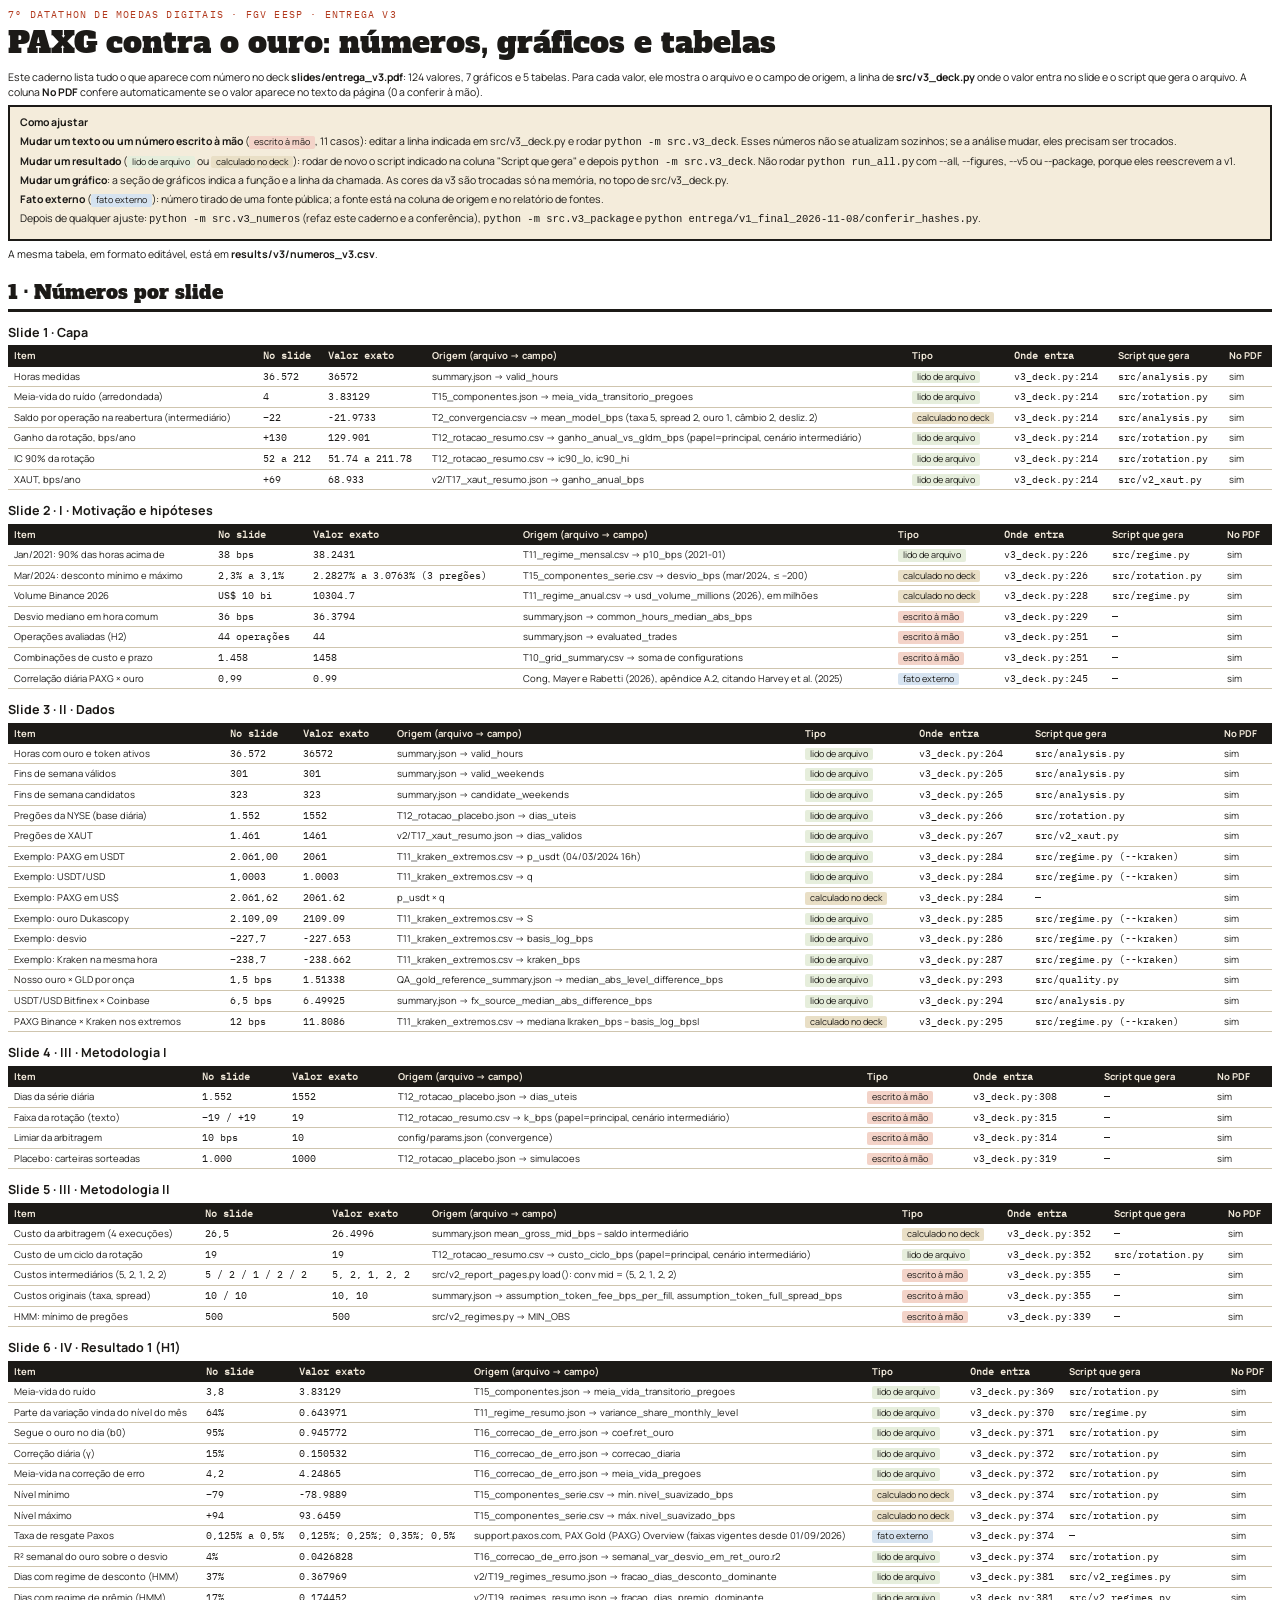
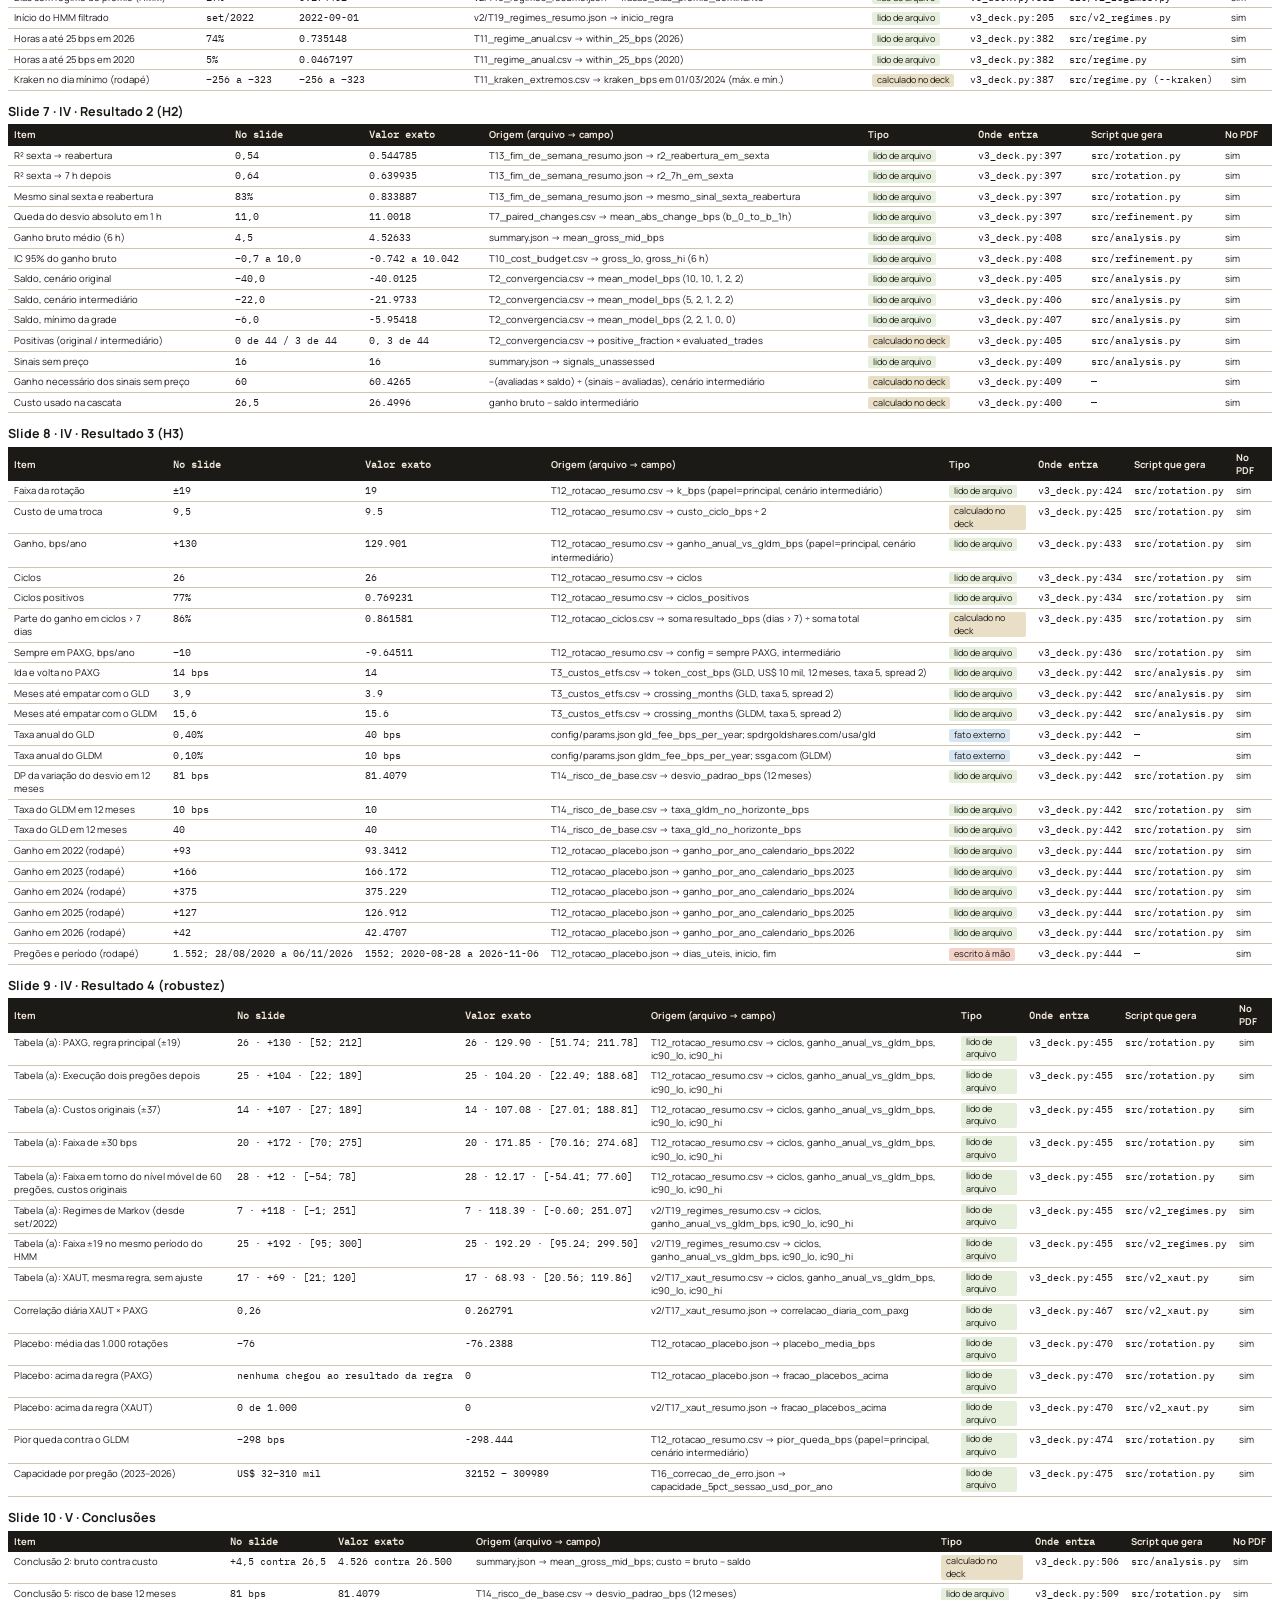
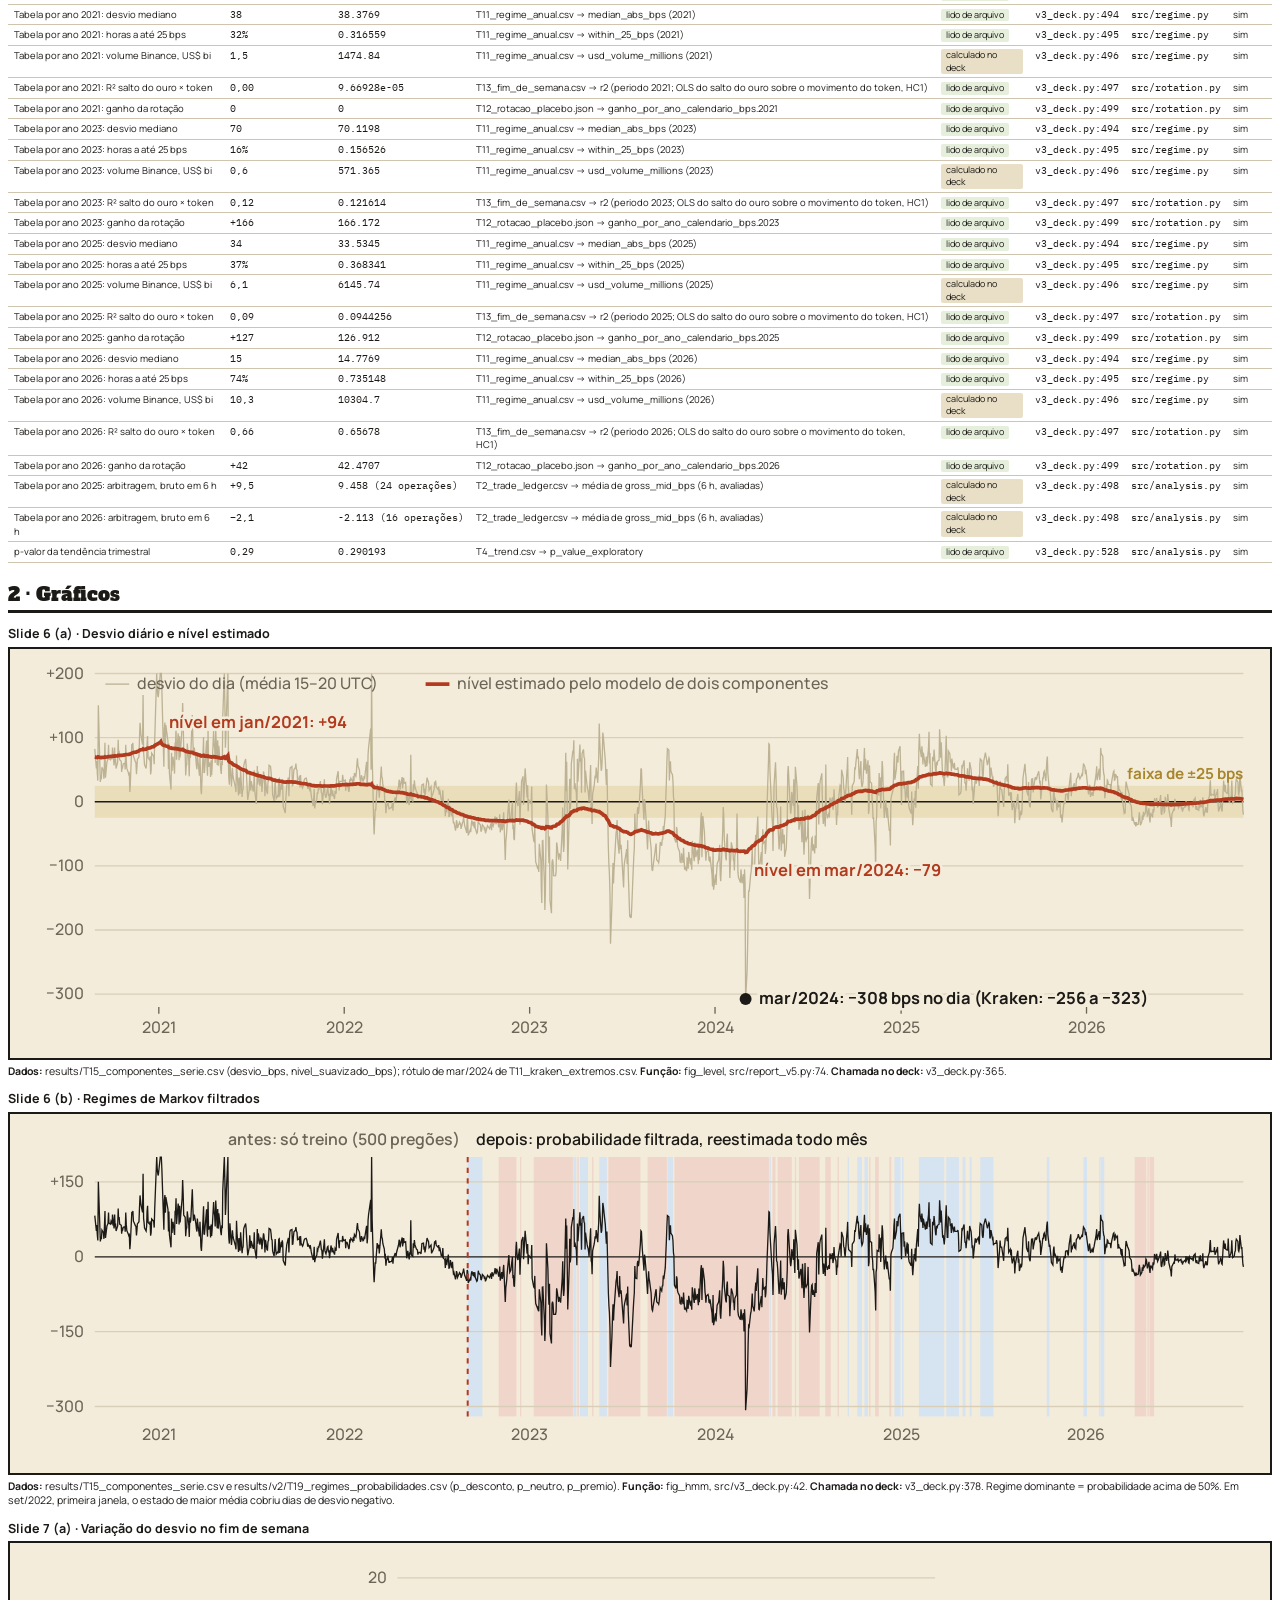
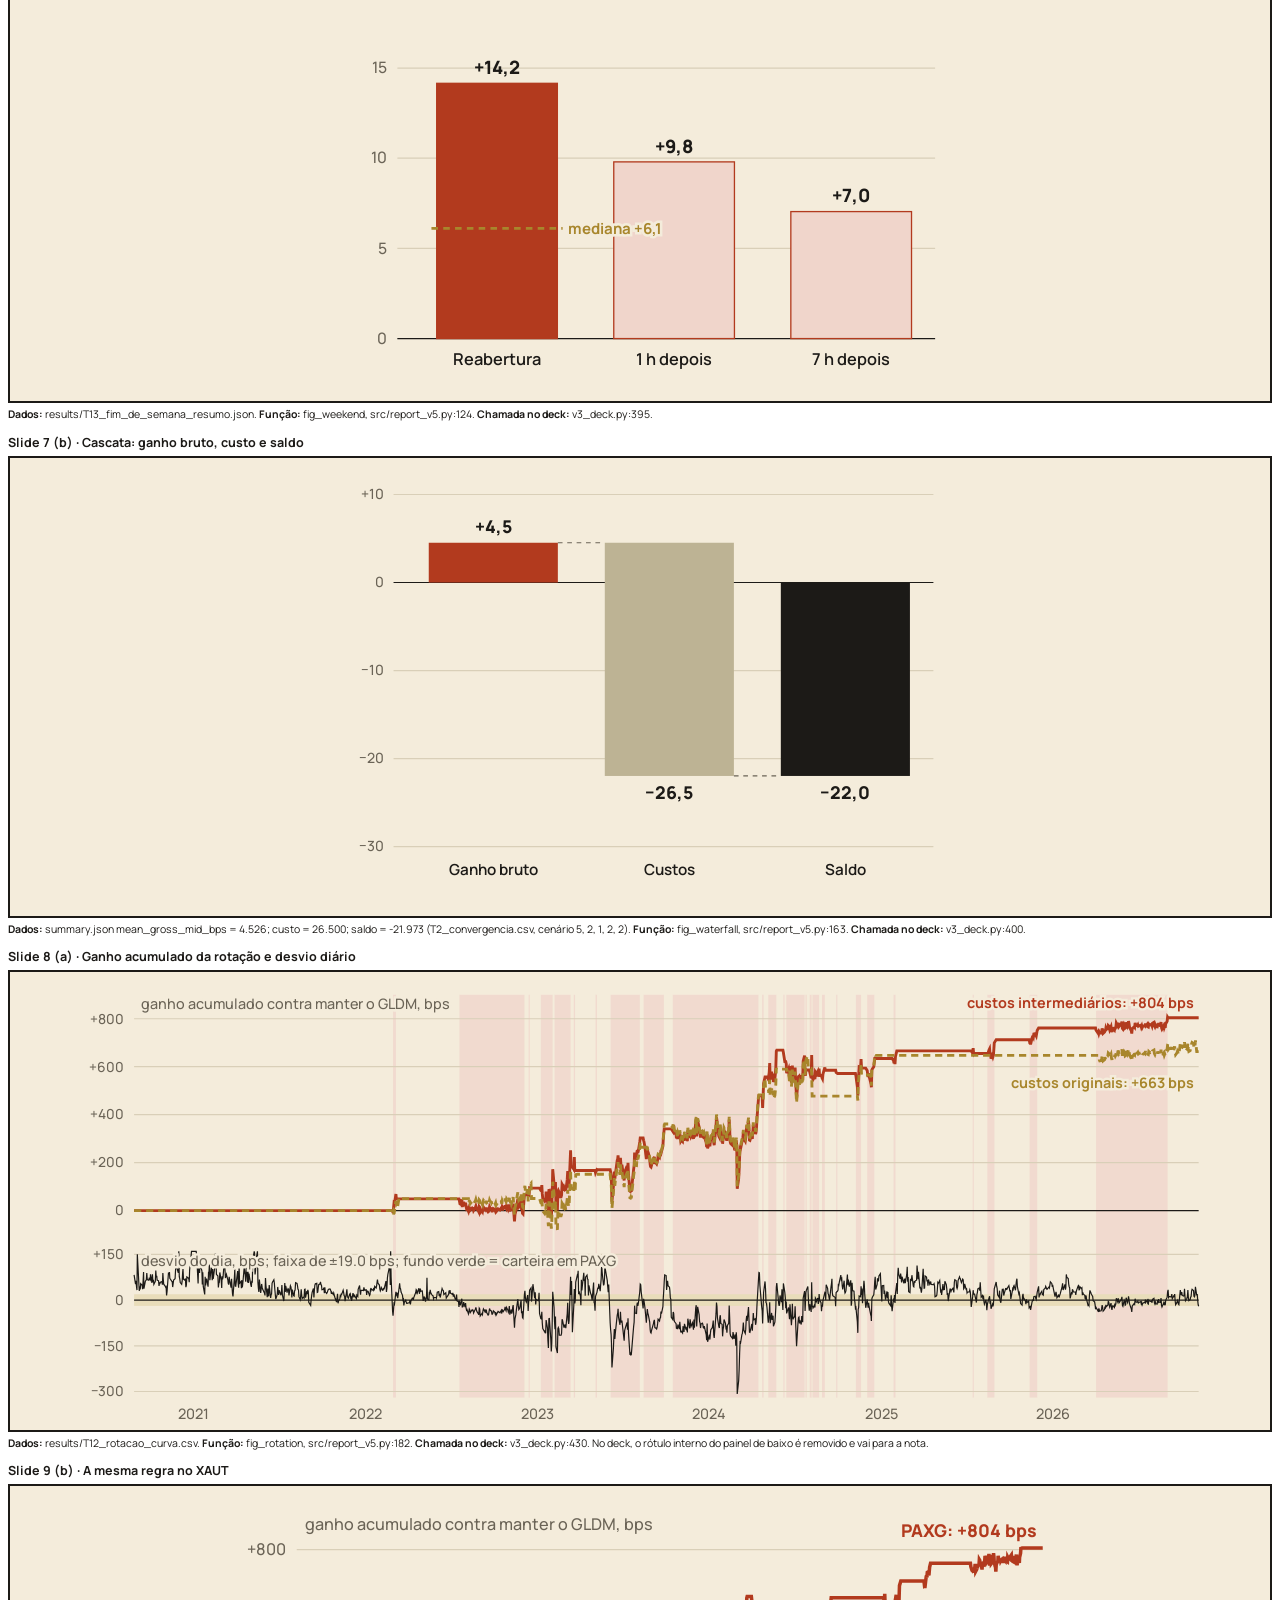
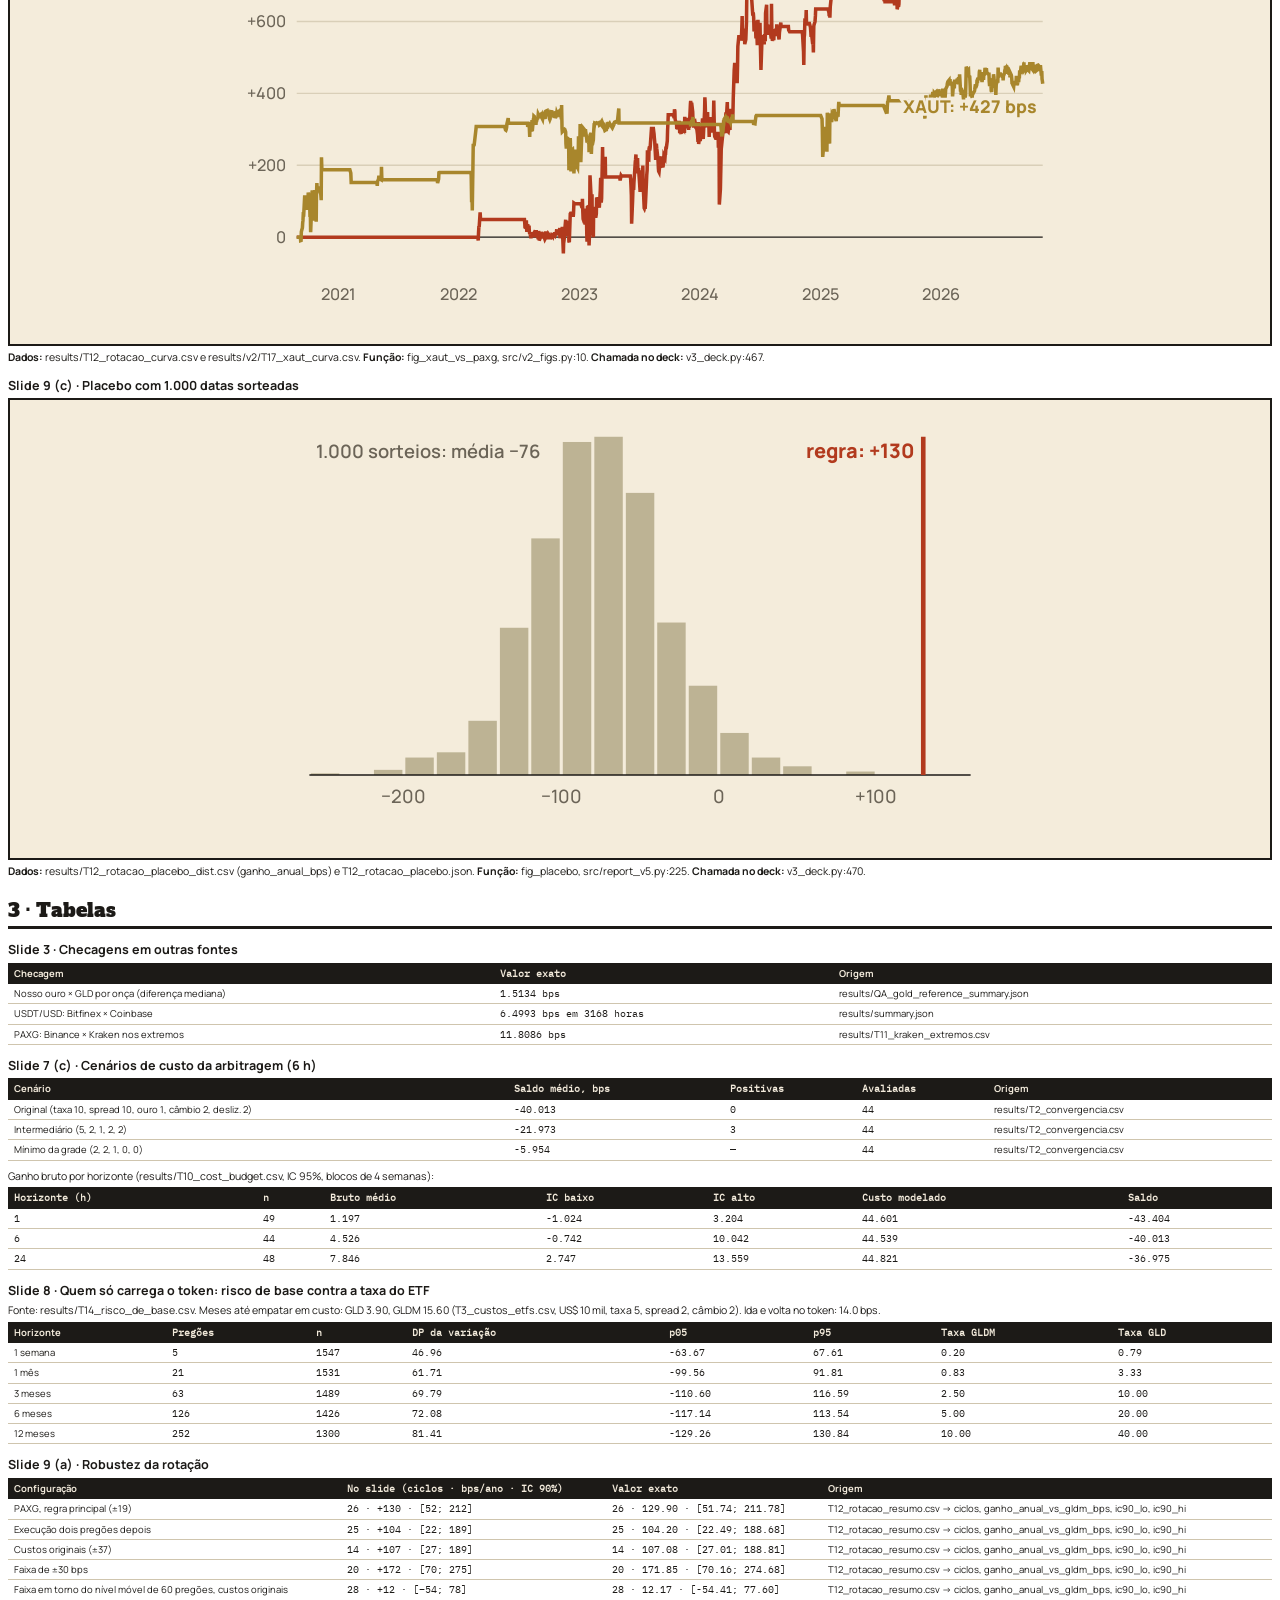
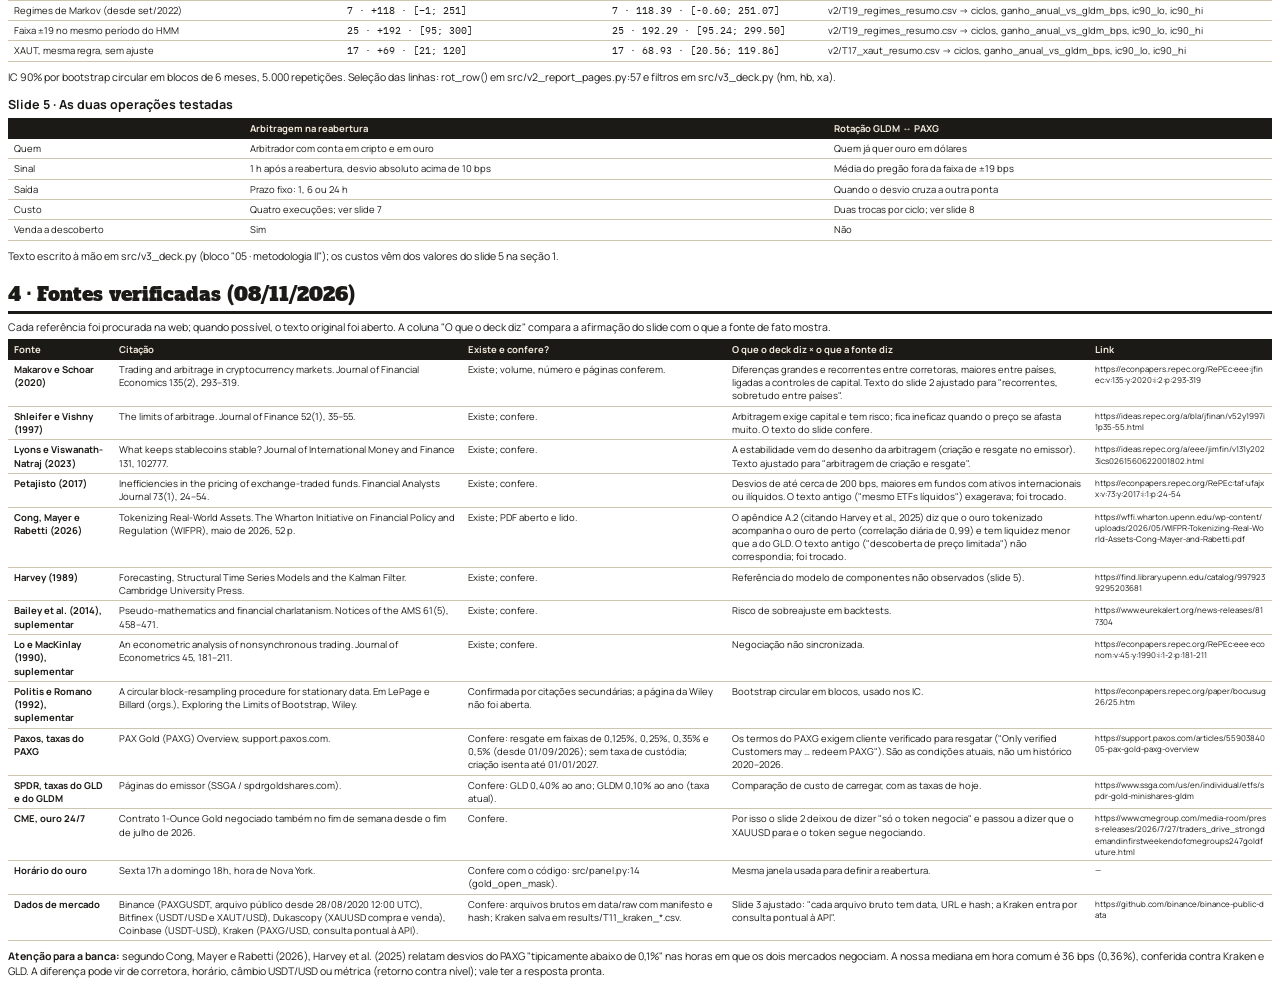
<file: entrega/v3/numeros_graficos_tabelas_v3.html>
<!doctype html><html lang="pt-BR"><head><meta charset="utf-8"><title>PAXG contra o ouro · números, gráficos e tabelas</title><style>
@font-face{font-family:Slab;src:url("../../slides/design-systems/assets/fonts/AlfaSlabOne-Regular.ttf")}
@font-face{font-family:Manrope;src:url("../../slides/design-systems/assets/fonts/Manrope.ttf");font-weight:200 800}
@font-face{font-family:PlexMono;src:url("../../slides/design-systems/assets/fonts/IBMPlexMono-Regular.ttf")}
@page{size:A4 landscape;margin:14mm 12mm}
body{font-family:Manrope,Arial,sans-serif;font-variant-ligatures:none;font-feature-settings:"liga" 0,"calt" 0;color:#1C1A17;font-size:10.5px;line-height:1.4;background:#fff}
h1{font-family:Slab,serif;font-weight:400;font-size:30px;margin:0 0 6px}
h2{font-family:Slab,serif;font-weight:400;font-size:19px;margin:18px 0 6px;border-bottom:3px solid #1C1A17;padding-bottom:3px;break-after:avoid}
h3{font-size:12.5px;margin:12px 0 4px;break-after:avoid}
.k{font-family:PlexMono,monospace;color:#B23A1E;letter-spacing:.12em;font-size:10px;text-transform:uppercase}
p{margin:4px 0}
table{border-collapse:collapse;width:100%;margin:4px 0 8px}
th{background:#1C1A17;color:#F2EADB;text-align:left;padding:4px 6px;font-size:9.5px}
td{border-bottom:1px solid #CFC5AE;padding:3px 6px;vertical-align:top;font-size:9.5px}
td.m,th.m{font-family:PlexMono,monospace;white-space:nowrap}
tr{break-inside:avoid}
.fig{border:2px solid #1C1A17;background:#F4ECDB;padding:6px 8px;break-inside:avoid;margin:4px 0}
.fig svg{width:100%;height:auto;max-height:118mm}
.figbox{break-inside:avoid;margin-bottom:10px}
.tag{display:inline-block;padding:0 5px;border-radius:2px;font-size:9px}
.t-L{background:#E6EEDC}.t-C{background:#E9DFC6}.t-M{background:#F3D3C8}.t-E{background:#D6E3F0}
.box{border:2px solid #1C1A17;background:#F4ECDB;padding:8px 10px;margin:6px 0}
.no{color:#B23A1E;font-weight:800}
.pb{break-before:page}
</style></head><body><div class="k">7º Datathon de Moedas Digitais · FGV EESP · entrega v3</div>
<h1>PAXG contra o ouro: números, gráficos e tabelas</h1>
<p>Este caderno lista tudo o que aparece com número no deck <b>slides/entrega_v3.pdf</b>: 124 valores, 7 gráficos e 5 tabelas. Para cada valor, ele mostra o arquivo e o campo de origem, a linha de <b>src/v3_deck.py</b> onde o valor entra no slide e o script que gera o arquivo. A coluna <b>No PDF</b> confere automaticamente se o valor aparece no texto da página (0 a conferir à mão).</p>
<div class="box"><b>Como ajustar</b>
<p><b>Mudar um texto ou um número escrito à mão</b> (<span class="tag t-M">escrito à mão</span>, 11 casos): editar a linha indicada em src/v3_deck.py e rodar <code>python -m src.v3_deck</code>. Esses números não se atualizam sozinhos; se a análise mudar, eles precisam ser trocados.</p>
<p><b>Mudar um resultado</b> (<span class="tag t-L">lido de arquivo</span> ou <span class="tag t-C">calculado no deck</span>): rodar de novo o script indicado na coluna "Script que gera" e depois <code>python -m src.v3_deck</code>. Não rodar <code>python run_all.py</code> com --all, --figures, --v5 ou --package, porque eles reescrevem a v1.</p>
<p><b>Mudar um gráfico</b>: a seção de gráficos indica a função e a linha da chamada. As cores da v3 são trocadas só na memória, no topo de src/v3_deck.py.</p>
<p><b>Fato externo</b> (<span class="tag t-E">fato externo</span>): número tirado de uma fonte pública; a fonte está na coluna de origem e no relatório de fontes.</p>
<p>Depois de qualquer ajuste: <code>python -m src.v3_numeros</code> (refaz este caderno e a conferência), <code>python -m src.v3_package</code> e <code>python entrega/v1_final_2026-11-08/conferir_hashes.py</code>.</p></div>
<p>A mesma tabela, em formato editável, está em <b>results/v3/numeros_v3.csv</b>.</p><h2 class="pb">1 · Números por slide</h2><h3>Slide 1 · Capa</h3><table><tr><th>Item</th><th class="m">No slide</th><th class="m">Valor exato</th><th>Origem (arquivo → campo)</th><th>Tipo</th><th class="m">Onde entra</th><th>Script que gera</th><th>No PDF</th></tr><tr><td>Horas medidas</td><td class="m">36.572</td><td class="m">36572</td><td>summary.json → valid_hours</td><td><span class="tag t-L">lido de arquivo</span></td><td class="m">v3_deck.py:214</td><td class="m">src/analysis.py</td><td class="">sim</td></tr><tr><td>Meia-vida do ruído (arredondada)</td><td class="m">4</td><td class="m">3.83129</td><td>T15_componentes.json → meia_vida_transitorio_pregoes</td><td><span class="tag t-L">lido de arquivo</span></td><td class="m">v3_deck.py:214</td><td class="m">src/rotation.py</td><td class="">sim</td></tr><tr><td>Saldo por operação na reabertura (intermediário)</td><td class="m">−22</td><td class="m">-21.9733</td><td>T2_convergencia.csv → mean_model_bps (taxa 5, spread 2, ouro 1, câmbio 2, desliz. 2)</td><td><span class="tag t-C">calculado no deck</span></td><td class="m">v3_deck.py:214</td><td class="m">src/analysis.py</td><td class="">sim</td></tr><tr><td>Ganho da rotação, bps/ano</td><td class="m">+130</td><td class="m">129.901</td><td>T12_rotacao_resumo.csv → ganho_anual_vs_gldm_bps (papel=principal, cenário intermediário)</td><td><span class="tag t-L">lido de arquivo</span></td><td class="m">v3_deck.py:214</td><td class="m">src/rotation.py</td><td class="">sim</td></tr><tr><td>IC 90% da rotação</td><td class="m">52 a 212</td><td class="m">51.74 a 211.78</td><td>T12_rotacao_resumo.csv → ic90_lo, ic90_hi</td><td><span class="tag t-L">lido de arquivo</span></td><td class="m">v3_deck.py:214</td><td class="m">src/rotation.py</td><td class="">sim</td></tr><tr><td>XAUT, bps/ano</td><td class="m">+69</td><td class="m">68.933</td><td>v2/T17_xaut_resumo.json → ganho_anual_bps</td><td><span class="tag t-L">lido de arquivo</span></td><td class="m">v3_deck.py:214</td><td class="m">src/v2_xaut.py</td><td class="">sim</td></tr></table><h3>Slide 2 · I · Motivação e hipóteses</h3><table><tr><th>Item</th><th class="m">No slide</th><th class="m">Valor exato</th><th>Origem (arquivo → campo)</th><th>Tipo</th><th class="m">Onde entra</th><th>Script que gera</th><th>No PDF</th></tr><tr><td>Jan/2021: 90% das horas acima de</td><td class="m">38 bps</td><td class="m">38.2431</td><td>T11_regime_mensal.csv → p10_bps (2021-01)</td><td><span class="tag t-L">lido de arquivo</span></td><td class="m">v3_deck.py:226</td><td class="m">src/regime.py</td><td class="">sim</td></tr><tr><td>Mar/2024: desconto mínimo e máximo</td><td class="m">2,3% a 3,1%</td><td class="m">2.2827% a 3.0763% (3 pregões)</td><td>T15_componentes_serie.csv → desvio_bps (mar/2024, ≤ −200)</td><td><span class="tag t-C">calculado no deck</span></td><td class="m">v3_deck.py:226</td><td class="m">src/rotation.py</td><td class="">sim</td></tr><tr><td>Volume Binance 2026</td><td class="m">US$ 10 bi</td><td class="m">10304.7</td><td>T11_regime_anual.csv → usd_volume_millions (2026), em milhões</td><td><span class="tag t-C">calculado no deck</span></td><td class="m">v3_deck.py:228</td><td class="m">src/regime.py</td><td class="">sim</td></tr><tr><td>Desvio mediano em hora comum</td><td class="m">36 bps</td><td class="m">36.3794</td><td>summary.json → common_hours_median_abs_bps</td><td><span class="tag t-M">escrito à mão</span></td><td class="m">v3_deck.py:229</td><td class="m">—</td><td class="">sim</td></tr><tr><td>Operações avaliadas (H2)</td><td class="m">44 operações</td><td class="m">44</td><td>summary.json → evaluated_trades</td><td><span class="tag t-M">escrito à mão</span></td><td class="m">v3_deck.py:251</td><td class="m">—</td><td class="">sim</td></tr><tr><td>Combinações de custo e prazo</td><td class="m">1.458</td><td class="m">1458</td><td>T10_grid_summary.csv → soma de configurations</td><td><span class="tag t-M">escrito à mão</span></td><td class="m">v3_deck.py:251</td><td class="m">—</td><td class="">sim</td></tr><tr><td>Correlação diária PAXG × ouro</td><td class="m">0,99</td><td class="m">0.99</td><td>Cong, Mayer e Rabetti (2026), apêndice A.2, citando Harvey et al. (2025)</td><td><span class="tag t-E">fato externo</span></td><td class="m">v3_deck.py:245</td><td class="m">—</td><td class="">sim</td></tr></table><h3>Slide 3 · II · Dados</h3><table><tr><th>Item</th><th class="m">No slide</th><th class="m">Valor exato</th><th>Origem (arquivo → campo)</th><th>Tipo</th><th class="m">Onde entra</th><th>Script que gera</th><th>No PDF</th></tr><tr><td>Horas com ouro e token ativos</td><td class="m">36.572</td><td class="m">36572</td><td>summary.json → valid_hours</td><td><span class="tag t-L">lido de arquivo</span></td><td class="m">v3_deck.py:264</td><td class="m">src/analysis.py</td><td class="">sim</td></tr><tr><td>Fins de semana válidos</td><td class="m">301</td><td class="m">301</td><td>summary.json → valid_weekends</td><td><span class="tag t-L">lido de arquivo</span></td><td class="m">v3_deck.py:265</td><td class="m">src/analysis.py</td><td class="">sim</td></tr><tr><td>Fins de semana candidatos</td><td class="m">323</td><td class="m">323</td><td>summary.json → candidate_weekends</td><td><span class="tag t-L">lido de arquivo</span></td><td class="m">v3_deck.py:265</td><td class="m">src/analysis.py</td><td class="">sim</td></tr><tr><td>Pregões da NYSE (base diária)</td><td class="m">1.552</td><td class="m">1552</td><td>T12_rotacao_placebo.json → dias_uteis</td><td><span class="tag t-L">lido de arquivo</span></td><td class="m">v3_deck.py:266</td><td class="m">src/rotation.py</td><td class="">sim</td></tr><tr><td>Pregões de XAUT</td><td class="m">1.461</td><td class="m">1461</td><td>v2/T17_xaut_resumo.json → dias_validos</td><td><span class="tag t-L">lido de arquivo</span></td><td class="m">v3_deck.py:267</td><td class="m">src/v2_xaut.py</td><td class="">sim</td></tr><tr><td>Exemplo: PAXG em USDT</td><td class="m">2.061,00</td><td class="m">2061</td><td>T11_kraken_extremos.csv → p_usdt (04/03/2024 16h)</td><td><span class="tag t-L">lido de arquivo</span></td><td class="m">v3_deck.py:284</td><td class="m">src/regime.py (--kraken)</td><td class="">sim</td></tr><tr><td>Exemplo: USDT/USD</td><td class="m">1,0003</td><td class="m">1.0003</td><td>T11_kraken_extremos.csv → q</td><td><span class="tag t-L">lido de arquivo</span></td><td class="m">v3_deck.py:284</td><td class="m">src/regime.py (--kraken)</td><td class="">sim</td></tr><tr><td>Exemplo: PAXG em US$</td><td class="m">2.061,62</td><td class="m">2061.62</td><td>p_usdt × q</td><td><span class="tag t-C">calculado no deck</span></td><td class="m">v3_deck.py:284</td><td class="m">—</td><td class="">sim</td></tr><tr><td>Exemplo: ouro Dukascopy</td><td class="m">2.109,09</td><td class="m">2109.09</td><td>T11_kraken_extremos.csv → S</td><td><span class="tag t-L">lido de arquivo</span></td><td class="m">v3_deck.py:285</td><td class="m">src/regime.py (--kraken)</td><td class="">sim</td></tr><tr><td>Exemplo: desvio</td><td class="m">−227,7</td><td class="m">-227.653</td><td>T11_kraken_extremos.csv → basis_log_bps</td><td><span class="tag t-L">lido de arquivo</span></td><td class="m">v3_deck.py:286</td><td class="m">src/regime.py (--kraken)</td><td class="">sim</td></tr><tr><td>Exemplo: Kraken na mesma hora</td><td class="m">−238,7</td><td class="m">-238.662</td><td>T11_kraken_extremos.csv → kraken_bps</td><td><span class="tag t-L">lido de arquivo</span></td><td class="m">v3_deck.py:287</td><td class="m">src/regime.py (--kraken)</td><td class="">sim</td></tr><tr><td>Nosso ouro × GLD por onça</td><td class="m">1,5 bps</td><td class="m">1.51338</td><td>QA_gold_reference_summary.json → median_abs_level_difference_bps</td><td><span class="tag t-L">lido de arquivo</span></td><td class="m">v3_deck.py:293</td><td class="m">src/quality.py</td><td class="">sim</td></tr><tr><td>USDT/USD Bitfinex × Coinbase</td><td class="m">6,5 bps</td><td class="m">6.49925</td><td>summary.json → fx_source_median_abs_difference_bps</td><td><span class="tag t-L">lido de arquivo</span></td><td class="m">v3_deck.py:294</td><td class="m">src/analysis.py</td><td class="">sim</td></tr><tr><td>PAXG Binance × Kraken nos extremos</td><td class="m">12 bps</td><td class="m">11.8086</td><td>T11_kraken_extremos.csv → mediana |kraken_bps − basis_log_bps|</td><td><span class="tag t-C">calculado no deck</span></td><td class="m">v3_deck.py:295</td><td class="m">src/regime.py (--kraken)</td><td class="">sim</td></tr></table><h3>Slide 4 · III · Metodologia I</h3><table><tr><th>Item</th><th class="m">No slide</th><th class="m">Valor exato</th><th>Origem (arquivo → campo)</th><th>Tipo</th><th class="m">Onde entra</th><th>Script que gera</th><th>No PDF</th></tr><tr><td>Dias da série diária</td><td class="m">1.552</td><td class="m">1552</td><td>T12_rotacao_placebo.json → dias_uteis</td><td><span class="tag t-M">escrito à mão</span></td><td class="m">v3_deck.py:308</td><td class="m">—</td><td class="">sim</td></tr><tr><td>Faixa da rotação (texto)</td><td class="m">−19 / +19</td><td class="m">19</td><td>T12_rotacao_resumo.csv → k_bps (papel=principal, cenário intermediário)</td><td><span class="tag t-M">escrito à mão</span></td><td class="m">v3_deck.py:315</td><td class="m">—</td><td class="">sim</td></tr><tr><td>Limiar da arbitragem</td><td class="m">10 bps</td><td class="m">10</td><td>config/params.json (convergence)</td><td><span class="tag t-M">escrito à mão</span></td><td class="m">v3_deck.py:314</td><td class="m">—</td><td class="">sim</td></tr><tr><td>Placebo: carteiras sorteadas</td><td class="m">1.000</td><td class="m">1000</td><td>T12_rotacao_placebo.json → simulacoes</td><td><span class="tag t-M">escrito à mão</span></td><td class="m">v3_deck.py:319</td><td class="m">—</td><td class="">sim</td></tr></table><h3>Slide 5 · III · Metodologia II</h3><table><tr><th>Item</th><th class="m">No slide</th><th class="m">Valor exato</th><th>Origem (arquivo → campo)</th><th>Tipo</th><th class="m">Onde entra</th><th>Script que gera</th><th>No PDF</th></tr><tr><td>Custo da arbitragem (4 execuções)</td><td class="m">26,5</td><td class="m">26.4996</td><td>summary.json mean_gross_mid_bps − saldo intermediário</td><td><span class="tag t-C">calculado no deck</span></td><td class="m">v3_deck.py:352</td><td class="m">—</td><td class="">sim</td></tr><tr><td>Custo de um ciclo da rotação</td><td class="m">19</td><td class="m">19</td><td>T12_rotacao_resumo.csv → custo_ciclo_bps (papel=principal, cenário intermediário)</td><td><span class="tag t-L">lido de arquivo</span></td><td class="m">v3_deck.py:352</td><td class="m">src/rotation.py</td><td class="">sim</td></tr><tr><td>Custos intermediários (5, 2, 1, 2, 2)</td><td class="m">5 / 2 / 1 / 2 / 2</td><td class="m">5, 2, 1, 2, 2</td><td>src/v2_report_pages.py load(): conv mid = (5, 2, 1, 2, 2)</td><td><span class="tag t-M">escrito à mão</span></td><td class="m">v3_deck.py:355</td><td class="m">—</td><td class="">sim</td></tr><tr><td>Custos originais (taxa, spread)</td><td class="m">10 / 10</td><td class="m">10, 10</td><td>summary.json → assumption_token_fee_bps_per_fill, assumption_token_full_spread_bps</td><td><span class="tag t-M">escrito à mão</span></td><td class="m">v3_deck.py:355</td><td class="m">—</td><td class="">sim</td></tr><tr><td>HMM: mínimo de pregões</td><td class="m">500</td><td class="m">500</td><td>src/v2_regimes.py → MIN_OBS</td><td><span class="tag t-M">escrito à mão</span></td><td class="m">v3_deck.py:339</td><td class="m">—</td><td class="">sim</td></tr></table><h3>Slide 6 · IV · Resultado 1 (H1)</h3><table><tr><th>Item</th><th class="m">No slide</th><th class="m">Valor exato</th><th>Origem (arquivo → campo)</th><th>Tipo</th><th class="m">Onde entra</th><th>Script que gera</th><th>No PDF</th></tr><tr><td>Meia-vida do ruído</td><td class="m">3,8</td><td class="m">3.83129</td><td>T15_componentes.json → meia_vida_transitorio_pregoes</td><td><span class="tag t-L">lido de arquivo</span></td><td class="m">v3_deck.py:369</td><td class="m">src/rotation.py</td><td class="">sim</td></tr><tr><td>Parte da variação vinda do nível do mês</td><td class="m">64%</td><td class="m">0.643971</td><td>T11_regime_resumo.json → variance_share_monthly_level</td><td><span class="tag t-L">lido de arquivo</span></td><td class="m">v3_deck.py:370</td><td class="m">src/regime.py</td><td class="">sim</td></tr><tr><td>Segue o ouro no dia (b0)</td><td class="m">95%</td><td class="m">0.945772</td><td>T16_correcao_de_erro.json → coef.ret_ouro</td><td><span class="tag t-L">lido de arquivo</span></td><td class="m">v3_deck.py:371</td><td class="m">src/rotation.py</td><td class="">sim</td></tr><tr><td>Correção diária (γ)</td><td class="m">15%</td><td class="m">0.150532</td><td>T16_correcao_de_erro.json → correcao_diaria</td><td><span class="tag t-L">lido de arquivo</span></td><td class="m">v3_deck.py:372</td><td class="m">src/rotation.py</td><td class="">sim</td></tr><tr><td>Meia-vida na correção de erro</td><td class="m">4,2</td><td class="m">4.24865</td><td>T16_correcao_de_erro.json → meia_vida_pregoes</td><td><span class="tag t-L">lido de arquivo</span></td><td class="m">v3_deck.py:372</td><td class="m">src/rotation.py</td><td class="">sim</td></tr><tr><td>Nível mínimo</td><td class="m">−79</td><td class="m">-78.9889</td><td>T15_componentes_serie.csv → mín. nivel_suavizado_bps</td><td><span class="tag t-C">calculado no deck</span></td><td class="m">v3_deck.py:374</td><td class="m">src/rotation.py</td><td class="">sim</td></tr><tr><td>Nível máximo</td><td class="m">+94</td><td class="m">93.6459</td><td>T15_componentes_serie.csv → máx. nivel_suavizado_bps</td><td><span class="tag t-C">calculado no deck</span></td><td class="m">v3_deck.py:374</td><td class="m">src/rotation.py</td><td class="">sim</td></tr><tr><td>Taxa de resgate Paxos</td><td class="m">0,125% a 0,5%</td><td class="m">0,125%; 0,25%; 0,35%; 0,5%</td><td>support.paxos.com, PAX Gold (PAXG) Overview (faixas vigentes desde 01/09/2026)</td><td><span class="tag t-E">fato externo</span></td><td class="m">v3_deck.py:374</td><td class="m">—</td><td class="">sim</td></tr><tr><td>R² semanal do ouro sobre o desvio</td><td class="m">4%</td><td class="m">0.0426828</td><td>T16_correcao_de_erro.json → semanal_var_desvio_em_ret_ouro.r2</td><td><span class="tag t-L">lido de arquivo</span></td><td class="m">v3_deck.py:374</td><td class="m">src/rotation.py</td><td class="">sim</td></tr><tr><td>Dias com regime de desconto (HMM)</td><td class="m">37%</td><td class="m">0.367969</td><td>v2/T19_regimes_resumo.json → fracao_dias_desconto_dominante</td><td><span class="tag t-L">lido de arquivo</span></td><td class="m">v3_deck.py:381</td><td class="m">src/v2_regimes.py</td><td class="">sim</td></tr><tr><td>Dias com regime de prêmio (HMM)</td><td class="m">17%</td><td class="m">0.174452</td><td>v2/T19_regimes_resumo.json → fracao_dias_premio_dominante</td><td><span class="tag t-L">lido de arquivo</span></td><td class="m">v3_deck.py:381</td><td class="m">src/v2_regimes.py</td><td class="">sim</td></tr><tr><td>Início do HMM filtrado</td><td class="m">set/2022</td><td class="m">2022-09-01</td><td>v2/T19_regimes_resumo.json → inicio_regra</td><td><span class="tag t-L">lido de arquivo</span></td><td class="m">v3_deck.py:205</td><td class="m">src/v2_regimes.py</td><td class="">sim</td></tr><tr><td>Horas a até 25 bps em 2026</td><td class="m">74%</td><td class="m">0.735148</td><td>T11_regime_anual.csv → within_25_bps (2026)</td><td><span class="tag t-L">lido de arquivo</span></td><td class="m">v3_deck.py:382</td><td class="m">src/regime.py</td><td class="">sim</td></tr><tr><td>Horas a até 25 bps em 2020</td><td class="m">5%</td><td class="m">0.0467197</td><td>T11_regime_anual.csv → within_25_bps (2020)</td><td><span class="tag t-L">lido de arquivo</span></td><td class="m">v3_deck.py:382</td><td class="m">src/regime.py</td><td class="">sim</td></tr><tr><td>Kraken no dia mínimo (rodapé)</td><td class="m">−256 a −323</td><td class="m">−256 a −323</td><td>T11_kraken_extremos.csv → kraken_bps em 01/03/2024 (máx. e mín.)</td><td><span class="tag t-C">calculado no deck</span></td><td class="m">v3_deck.py:387</td><td class="m">src/regime.py (--kraken)</td><td class="">sim</td></tr></table><h3>Slide 7 · IV · Resultado 2 (H2)</h3><table><tr><th>Item</th><th class="m">No slide</th><th class="m">Valor exato</th><th>Origem (arquivo → campo)</th><th>Tipo</th><th class="m">Onde entra</th><th>Script que gera</th><th>No PDF</th></tr><tr><td>R² sexta → reabertura</td><td class="m">0,54</td><td class="m">0.544785</td><td>T13_fim_de_semana_resumo.json → r2_reabertura_em_sexta</td><td><span class="tag t-L">lido de arquivo</span></td><td class="m">v3_deck.py:397</td><td class="m">src/rotation.py</td><td class="">sim</td></tr><tr><td>R² sexta → 7 h depois</td><td class="m">0,64</td><td class="m">0.639935</td><td>T13_fim_de_semana_resumo.json → r2_7h_em_sexta</td><td><span class="tag t-L">lido de arquivo</span></td><td class="m">v3_deck.py:397</td><td class="m">src/rotation.py</td><td class="">sim</td></tr><tr><td>Mesmo sinal sexta e reabertura</td><td class="m">83%</td><td class="m">0.833887</td><td>T13_fim_de_semana_resumo.json → mesmo_sinal_sexta_reabertura</td><td><span class="tag t-L">lido de arquivo</span></td><td class="m">v3_deck.py:397</td><td class="m">src/rotation.py</td><td class="">sim</td></tr><tr><td>Queda do desvio absoluto em 1 h</td><td class="m">11,0</td><td class="m">11.0018</td><td>T7_paired_changes.csv → mean_abs_change_bps (b_0_to_b_1h)</td><td><span class="tag t-L">lido de arquivo</span></td><td class="m">v3_deck.py:397</td><td class="m">src/refinement.py</td><td class="">sim</td></tr><tr><td>Ganho bruto médio (6 h)</td><td class="m">4,5</td><td class="m">4.52633</td><td>summary.json → mean_gross_mid_bps</td><td><span class="tag t-L">lido de arquivo</span></td><td class="m">v3_deck.py:408</td><td class="m">src/analysis.py</td><td class="">sim</td></tr><tr><td>IC 95% do ganho bruto</td><td class="m">−0,7 a 10,0</td><td class="m">-0.742 a 10.042</td><td>T10_cost_budget.csv → gross_lo, gross_hi (6 h)</td><td><span class="tag t-L">lido de arquivo</span></td><td class="m">v3_deck.py:408</td><td class="m">src/refinement.py</td><td class="">sim</td></tr><tr><td>Saldo, cenário original</td><td class="m">−40,0</td><td class="m">-40.0125</td><td>T2_convergencia.csv → mean_model_bps (10, 10, 1, 2, 2)</td><td><span class="tag t-L">lido de arquivo</span></td><td class="m">v3_deck.py:405</td><td class="m">src/analysis.py</td><td class="">sim</td></tr><tr><td>Saldo, cenário intermediário</td><td class="m">−22,0</td><td class="m">-21.9733</td><td>T2_convergencia.csv → mean_model_bps (5, 2, 1, 2, 2)</td><td><span class="tag t-L">lido de arquivo</span></td><td class="m">v3_deck.py:406</td><td class="m">src/analysis.py</td><td class="">sim</td></tr><tr><td>Saldo, mínimo da grade</td><td class="m">−6,0</td><td class="m">-5.95418</td><td>T2_convergencia.csv → mean_model_bps (2, 2, 1, 0, 0)</td><td><span class="tag t-L">lido de arquivo</span></td><td class="m">v3_deck.py:407</td><td class="m">src/analysis.py</td><td class="">sim</td></tr><tr><td>Positivas (original / intermediário)</td><td class="m">0 de 44 / 3 de 44</td><td class="m">0, 3 de 44</td><td>T2_convergencia.csv → positive_fraction × evaluated_trades</td><td><span class="tag t-C">calculado no deck</span></td><td class="m">v3_deck.py:405</td><td class="m">src/analysis.py</td><td class="">sim</td></tr><tr><td>Sinais sem preço</td><td class="m">16</td><td class="m">16</td><td>summary.json → signals_unassessed</td><td><span class="tag t-L">lido de arquivo</span></td><td class="m">v3_deck.py:409</td><td class="m">src/analysis.py</td><td class="">sim</td></tr><tr><td>Ganho necessário dos sinais sem preço</td><td class="m">60</td><td class="m">60.4265</td><td>−(avaliadas × saldo) ÷ (sinais − avaliadas), cenário intermediário</td><td><span class="tag t-C">calculado no deck</span></td><td class="m">v3_deck.py:409</td><td class="m">—</td><td class="">sim</td></tr><tr><td>Custo usado na cascata</td><td class="m">26,5</td><td class="m">26.4996</td><td>ganho bruto − saldo intermediário</td><td><span class="tag t-C">calculado no deck</span></td><td class="m">v3_deck.py:400</td><td class="m">—</td><td class="">sim</td></tr></table><h3>Slide 8 · IV · Resultado 3 (H3)</h3><table><tr><th>Item</th><th class="m">No slide</th><th class="m">Valor exato</th><th>Origem (arquivo → campo)</th><th>Tipo</th><th class="m">Onde entra</th><th>Script que gera</th><th>No PDF</th></tr><tr><td>Faixa da rotação</td><td class="m">±19</td><td class="m">19</td><td>T12_rotacao_resumo.csv → k_bps (papel=principal, cenário intermediário)</td><td><span class="tag t-L">lido de arquivo</span></td><td class="m">v3_deck.py:424</td><td class="m">src/rotation.py</td><td class="">sim</td></tr><tr><td>Custo de uma troca</td><td class="m">9,5</td><td class="m">9.5</td><td>T12_rotacao_resumo.csv → custo_ciclo_bps ÷ 2</td><td><span class="tag t-C">calculado no deck</span></td><td class="m">v3_deck.py:425</td><td class="m">src/rotation.py</td><td class="">sim</td></tr><tr><td>Ganho, bps/ano</td><td class="m">+130</td><td class="m">129.901</td><td>T12_rotacao_resumo.csv → ganho_anual_vs_gldm_bps (papel=principal, cenário intermediário)</td><td><span class="tag t-L">lido de arquivo</span></td><td class="m">v3_deck.py:433</td><td class="m">src/rotation.py</td><td class="">sim</td></tr><tr><td>Ciclos</td><td class="m">26</td><td class="m">26</td><td>T12_rotacao_resumo.csv → ciclos</td><td><span class="tag t-L">lido de arquivo</span></td><td class="m">v3_deck.py:434</td><td class="m">src/rotation.py</td><td class="">sim</td></tr><tr><td>Ciclos positivos</td><td class="m">77%</td><td class="m">0.769231</td><td>T12_rotacao_resumo.csv → ciclos_positivos</td><td><span class="tag t-L">lido de arquivo</span></td><td class="m">v3_deck.py:434</td><td class="m">src/rotation.py</td><td class="">sim</td></tr><tr><td>Parte do ganho em ciclos &gt; 7 dias</td><td class="m">86%</td><td class="m">0.861581</td><td>T12_rotacao_ciclos.csv → soma resultado_bps (dias &gt; 7) ÷ soma total</td><td><span class="tag t-C">calculado no deck</span></td><td class="m">v3_deck.py:435</td><td class="m">src/rotation.py</td><td class="">sim</td></tr><tr><td>Sempre em PAXG, bps/ano</td><td class="m">−10</td><td class="m">-9.64511</td><td>T12_rotacao_resumo.csv → config = sempre PAXG, intermediário</td><td><span class="tag t-L">lido de arquivo</span></td><td class="m">v3_deck.py:436</td><td class="m">src/rotation.py</td><td class="">sim</td></tr><tr><td>Ida e volta no PAXG</td><td class="m">14 bps</td><td class="m">14</td><td>T3_custos_etfs.csv → token_cost_bps (GLD, US$ 10 mil, 12 meses, taxa 5, spread 2)</td><td><span class="tag t-L">lido de arquivo</span></td><td class="m">v3_deck.py:442</td><td class="m">src/analysis.py</td><td class="">sim</td></tr><tr><td>Meses até empatar com o GLD</td><td class="m">3,9</td><td class="m">3.9</td><td>T3_custos_etfs.csv → crossing_months (GLD, taxa 5, spread 2)</td><td><span class="tag t-L">lido de arquivo</span></td><td class="m">v3_deck.py:442</td><td class="m">src/analysis.py</td><td class="">sim</td></tr><tr><td>Meses até empatar com o GLDM</td><td class="m">15,6</td><td class="m">15.6</td><td>T3_custos_etfs.csv → crossing_months (GLDM, taxa 5, spread 2)</td><td><span class="tag t-L">lido de arquivo</span></td><td class="m">v3_deck.py:442</td><td class="m">src/analysis.py</td><td class="">sim</td></tr><tr><td>Taxa anual do GLD</td><td class="m">0,40%</td><td class="m">40 bps</td><td>config/params.json gld_fee_bps_per_year; spdrgoldshares.com/usa/gld</td><td><span class="tag t-E">fato externo</span></td><td class="m">v3_deck.py:442</td><td class="m">—</td><td class="">sim</td></tr><tr><td>Taxa anual do GLDM</td><td class="m">0,10%</td><td class="m">10 bps</td><td>config/params.json gldm_fee_bps_per_year; ssga.com (GLDM)</td><td><span class="tag t-E">fato externo</span></td><td class="m">v3_deck.py:442</td><td class="m">—</td><td class="">sim</td></tr><tr><td>DP da variação do desvio em 12 meses</td><td class="m">81 bps</td><td class="m">81.4079</td><td>T14_risco_de_base.csv → desvio_padrao_bps (12 meses)</td><td><span class="tag t-L">lido de arquivo</span></td><td class="m">v3_deck.py:442</td><td class="m">src/rotation.py</td><td class="">sim</td></tr><tr><td>Taxa do GLDM em 12 meses</td><td class="m">10 bps</td><td class="m">10</td><td>T14_risco_de_base.csv → taxa_gldm_no_horizonte_bps</td><td><span class="tag t-L">lido de arquivo</span></td><td class="m">v3_deck.py:442</td><td class="m">src/rotation.py</td><td class="">sim</td></tr><tr><td>Taxa do GLD em 12 meses</td><td class="m">40</td><td class="m">40</td><td>T14_risco_de_base.csv → taxa_gld_no_horizonte_bps</td><td><span class="tag t-L">lido de arquivo</span></td><td class="m">v3_deck.py:442</td><td class="m">src/rotation.py</td><td class="">sim</td></tr><tr><td>Ganho em 2022 (rodapé)</td><td class="m">+93</td><td class="m">93.3412</td><td>T12_rotacao_placebo.json → ganho_por_ano_calendario_bps.2022</td><td><span class="tag t-L">lido de arquivo</span></td><td class="m">v3_deck.py:444</td><td class="m">src/rotation.py</td><td class="">sim</td></tr><tr><td>Ganho em 2023 (rodapé)</td><td class="m">+166</td><td class="m">166.172</td><td>T12_rotacao_placebo.json → ganho_por_ano_calendario_bps.2023</td><td><span class="tag t-L">lido de arquivo</span></td><td class="m">v3_deck.py:444</td><td class="m">src/rotation.py</td><td class="">sim</td></tr><tr><td>Ganho em 2024 (rodapé)</td><td class="m">+375</td><td class="m">375.229</td><td>T12_rotacao_placebo.json → ganho_por_ano_calendario_bps.2024</td><td><span class="tag t-L">lido de arquivo</span></td><td class="m">v3_deck.py:444</td><td class="m">src/rotation.py</td><td class="">sim</td></tr><tr><td>Ganho em 2025 (rodapé)</td><td class="m">+127</td><td class="m">126.912</td><td>T12_rotacao_placebo.json → ganho_por_ano_calendario_bps.2025</td><td><span class="tag t-L">lido de arquivo</span></td><td class="m">v3_deck.py:444</td><td class="m">src/rotation.py</td><td class="">sim</td></tr><tr><td>Ganho em 2026 (rodapé)</td><td class="m">+42</td><td class="m">42.4707</td><td>T12_rotacao_placebo.json → ganho_por_ano_calendario_bps.2026</td><td><span class="tag t-L">lido de arquivo</span></td><td class="m">v3_deck.py:444</td><td class="m">src/rotation.py</td><td class="">sim</td></tr><tr><td>Pregões e período (rodapé)</td><td class="m">1.552; 28/08/2020 a 06/11/2026</td><td class="m">1552; 2020-08-28 a 2026-11-06</td><td>T12_rotacao_placebo.json → dias_uteis, inicio, fim</td><td><span class="tag t-M">escrito à mão</span></td><td class="m">v3_deck.py:444</td><td class="m">—</td><td class="">sim</td></tr></table><h3>Slide 9 · IV · Resultado 4 (robustez)</h3><table><tr><th>Item</th><th class="m">No slide</th><th class="m">Valor exato</th><th>Origem (arquivo → campo)</th><th>Tipo</th><th class="m">Onde entra</th><th>Script que gera</th><th>No PDF</th></tr><tr><td>Tabela (a): PAXG, regra principal (±19)</td><td class="m">26 · +130 · [52; 212]</td><td class="m">26 · 129.90 · [51.74; 211.78]</td><td>T12_rotacao_resumo.csv → ciclos, ganho_anual_vs_gldm_bps, ic90_lo, ic90_hi</td><td><span class="tag t-L">lido de arquivo</span></td><td class="m">v3_deck.py:455</td><td class="m">src/rotation.py</td><td class="">sim</td></tr><tr><td>Tabela (a): Execução dois pregões depois</td><td class="m">25 · +104 · [22; 189]</td><td class="m">25 · 104.20 · [22.49; 188.68]</td><td>T12_rotacao_resumo.csv → ciclos, ganho_anual_vs_gldm_bps, ic90_lo, ic90_hi</td><td><span class="tag t-L">lido de arquivo</span></td><td class="m">v3_deck.py:455</td><td class="m">src/rotation.py</td><td class="">sim</td></tr><tr><td>Tabela (a): Custos originais (±37)</td><td class="m">14 · +107 · [27; 189]</td><td class="m">14 · 107.08 · [27.01; 188.81]</td><td>T12_rotacao_resumo.csv → ciclos, ganho_anual_vs_gldm_bps, ic90_lo, ic90_hi</td><td><span class="tag t-L">lido de arquivo</span></td><td class="m">v3_deck.py:455</td><td class="m">src/rotation.py</td><td class="">sim</td></tr><tr><td>Tabela (a): Faixa de ±30 bps</td><td class="m">20 · +172 · [70; 275]</td><td class="m">20 · 171.85 · [70.16; 274.68]</td><td>T12_rotacao_resumo.csv → ciclos, ganho_anual_vs_gldm_bps, ic90_lo, ic90_hi</td><td><span class="tag t-L">lido de arquivo</span></td><td class="m">v3_deck.py:455</td><td class="m">src/rotation.py</td><td class="">sim</td></tr><tr><td>Tabela (a): Faixa em torno do nível móvel de 60 pregões, custos originais</td><td class="m">28 · +12 · [−54; 78]</td><td class="m">28 · 12.17 · [-54.41; 77.60]</td><td>T12_rotacao_resumo.csv → ciclos, ganho_anual_vs_gldm_bps, ic90_lo, ic90_hi</td><td><span class="tag t-L">lido de arquivo</span></td><td class="m">v3_deck.py:455</td><td class="m">src/rotation.py</td><td class="">sim</td></tr><tr><td>Tabela (a): Regimes de Markov (desde set/2022)</td><td class="m">7 · +118 · [−1; 251]</td><td class="m">7 · 118.39 · [-0.60; 251.07]</td><td>v2/T19_regimes_resumo.csv → ciclos, ganho_anual_vs_gldm_bps, ic90_lo, ic90_hi</td><td><span class="tag t-L">lido de arquivo</span></td><td class="m">v3_deck.py:455</td><td class="m">src/v2_regimes.py</td><td class="">sim</td></tr><tr><td>Tabela (a): Faixa ±19 no mesmo período do HMM</td><td class="m">25 · +192 · [95; 300]</td><td class="m">25 · 192.29 · [95.24; 299.50]</td><td>v2/T19_regimes_resumo.csv → ciclos, ganho_anual_vs_gldm_bps, ic90_lo, ic90_hi</td><td><span class="tag t-L">lido de arquivo</span></td><td class="m">v3_deck.py:455</td><td class="m">src/v2_regimes.py</td><td class="">sim</td></tr><tr><td>Tabela (a): XAUT, mesma regra, sem ajuste</td><td class="m">17 · +69 · [21; 120]</td><td class="m">17 · 68.93 · [20.56; 119.86]</td><td>v2/T17_xaut_resumo.csv → ciclos, ganho_anual_vs_gldm_bps, ic90_lo, ic90_hi</td><td><span class="tag t-L">lido de arquivo</span></td><td class="m">v3_deck.py:455</td><td class="m">src/v2_xaut.py</td><td class="">sim</td></tr><tr><td>Correlação diária XAUT × PAXG</td><td class="m">0,26</td><td class="m">0.262791</td><td>v2/T17_xaut_resumo.json → correlacao_diaria_com_paxg</td><td><span class="tag t-L">lido de arquivo</span></td><td class="m">v3_deck.py:467</td><td class="m">src/v2_xaut.py</td><td class="">sim</td></tr><tr><td>Placebo: média das 1.000 rotações</td><td class="m">−76</td><td class="m">-76.2388</td><td>T12_rotacao_placebo.json → placebo_media_bps</td><td><span class="tag t-L">lido de arquivo</span></td><td class="m">v3_deck.py:470</td><td class="m">src/rotation.py</td><td class="">sim</td></tr><tr><td>Placebo: acima da regra (PAXG)</td><td class="m">nenhuma chegou ao resultado da regra</td><td class="m">0</td><td>T12_rotacao_placebo.json → fracao_placebos_acima</td><td><span class="tag t-L">lido de arquivo</span></td><td class="m">v3_deck.py:470</td><td class="m">src/rotation.py</td><td class="">sim</td></tr><tr><td>Placebo: acima da regra (XAUT)</td><td class="m">0 de 1.000</td><td class="m">0</td><td>v2/T17_xaut_resumo.json → fracao_placebos_acima</td><td><span class="tag t-L">lido de arquivo</span></td><td class="m">v3_deck.py:470</td><td class="m">src/v2_xaut.py</td><td class="">sim</td></tr><tr><td>Pior queda contra o GLDM</td><td class="m">−298 bps</td><td class="m">-298.444</td><td>T12_rotacao_resumo.csv → pior_queda_bps (papel=principal, cenário intermediário)</td><td><span class="tag t-L">lido de arquivo</span></td><td class="m">v3_deck.py:474</td><td class="m">src/rotation.py</td><td class="">sim</td></tr><tr><td>Capacidade por pregão (2023–2026)</td><td class="m">US$ 32–310 mil</td><td class="m">32152 – 309989</td><td>T16_correcao_de_erro.json → capacidade_5pct_sessao_usd_por_ano</td><td><span class="tag t-L">lido de arquivo</span></td><td class="m">v3_deck.py:475</td><td class="m">src/rotation.py</td><td class="">sim</td></tr></table><h3>Slide 10 · V · Conclusões</h3><table><tr><th>Item</th><th class="m">No slide</th><th class="m">Valor exato</th><th>Origem (arquivo → campo)</th><th>Tipo</th><th class="m">Onde entra</th><th>Script que gera</th><th>No PDF</th></tr><tr><td>Conclusão 2: bruto contra custo</td><td class="m">+4,5 contra 26,5</td><td class="m">4.526 contra 26.500</td><td>summary.json → mean_gross_mid_bps; custo = bruto − saldo</td><td><span class="tag t-C">calculado no deck</span></td><td class="m">v3_deck.py:506</td><td class="m">src/analysis.py</td><td class="">sim</td></tr><tr><td>Conclusão 5: risco de base 12 meses</td><td class="m">81 bps</td><td class="m">81.4079</td><td>T14_risco_de_base.csv → desvio_padrao_bps (12 meses)</td><td><span class="tag t-L">lido de arquivo</span></td><td class="m">v3_deck.py:509</td><td class="m">src/rotation.py</td><td class="">sim</td></tr><tr><td>Tabela por ano 2021: desvio mediano</td><td class="m">38</td><td class="m">38.3769</td><td>T11_regime_anual.csv → median_abs_bps (2021)</td><td><span class="tag t-L">lido de arquivo</span></td><td class="m">v3_deck.py:494</td><td class="m">src/regime.py</td><td class="">sim</td></tr><tr><td>Tabela por ano 2021: horas a até 25 bps</td><td class="m">32%</td><td class="m">0.316559</td><td>T11_regime_anual.csv → within_25_bps (2021)</td><td><span class="tag t-L">lido de arquivo</span></td><td class="m">v3_deck.py:495</td><td class="m">src/regime.py</td><td class="">sim</td></tr><tr><td>Tabela por ano 2021: volume Binance, US$ bi</td><td class="m">1,5</td><td class="m">1474.84</td><td>T11_regime_anual.csv → usd_volume_millions (2021)</td><td><span class="tag t-C">calculado no deck</span></td><td class="m">v3_deck.py:496</td><td class="m">src/regime.py</td><td class="">sim</td></tr><tr><td>Tabela por ano 2021: R² salto do ouro × token</td><td class="m">0,00</td><td class="m">9.66928e-05</td><td>T13_fim_de_semana.csv → r2 (periodo 2021; OLS do salto do ouro sobre o movimento do token, HC1)</td><td><span class="tag t-L">lido de arquivo</span></td><td class="m">v3_deck.py:497</td><td class="m">src/rotation.py</td><td class="">sim</td></tr><tr><td>Tabela por ano 2021: ganho da rotação</td><td class="m">0</td><td class="m">0</td><td>T12_rotacao_placebo.json → ganho_por_ano_calendario_bps.2021</td><td><span class="tag t-L">lido de arquivo</span></td><td class="m">v3_deck.py:499</td><td class="m">src/rotation.py</td><td class="">sim</td></tr><tr><td>Tabela por ano 2023: desvio mediano</td><td class="m">70</td><td class="m">70.1198</td><td>T11_regime_anual.csv → median_abs_bps (2023)</td><td><span class="tag t-L">lido de arquivo</span></td><td class="m">v3_deck.py:494</td><td class="m">src/regime.py</td><td class="">sim</td></tr><tr><td>Tabela por ano 2023: horas a até 25 bps</td><td class="m">16%</td><td class="m">0.156526</td><td>T11_regime_anual.csv → within_25_bps (2023)</td><td><span class="tag t-L">lido de arquivo</span></td><td class="m">v3_deck.py:495</td><td class="m">src/regime.py</td><td class="">sim</td></tr><tr><td>Tabela por ano 2023: volume Binance, US$ bi</td><td class="m">0,6</td><td class="m">571.365</td><td>T11_regime_anual.csv → usd_volume_millions (2023)</td><td><span class="tag t-C">calculado no deck</span></td><td class="m">v3_deck.py:496</td><td class="m">src/regime.py</td><td class="">sim</td></tr><tr><td>Tabela por ano 2023: R² salto do ouro × token</td><td class="m">0,12</td><td class="m">0.121614</td><td>T13_fim_de_semana.csv → r2 (periodo 2023; OLS do salto do ouro sobre o movimento do token, HC1)</td><td><span class="tag t-L">lido de arquivo</span></td><td class="m">v3_deck.py:497</td><td class="m">src/rotation.py</td><td class="">sim</td></tr><tr><td>Tabela por ano 2023: ganho da rotação</td><td class="m">+166</td><td class="m">166.172</td><td>T12_rotacao_placebo.json → ganho_por_ano_calendario_bps.2023</td><td><span class="tag t-L">lido de arquivo</span></td><td class="m">v3_deck.py:499</td><td class="m">src/rotation.py</td><td class="">sim</td></tr><tr><td>Tabela por ano 2025: desvio mediano</td><td class="m">34</td><td class="m">33.5345</td><td>T11_regime_anual.csv → median_abs_bps (2025)</td><td><span class="tag t-L">lido de arquivo</span></td><td class="m">v3_deck.py:494</td><td class="m">src/regime.py</td><td class="">sim</td></tr><tr><td>Tabela por ano 2025: horas a até 25 bps</td><td class="m">37%</td><td class="m">0.368341</td><td>T11_regime_anual.csv → within_25_bps (2025)</td><td><span class="tag t-L">lido de arquivo</span></td><td class="m">v3_deck.py:495</td><td class="m">src/regime.py</td><td class="">sim</td></tr><tr><td>Tabela por ano 2025: volume Binance, US$ bi</td><td class="m">6,1</td><td class="m">6145.74</td><td>T11_regime_anual.csv → usd_volume_millions (2025)</td><td><span class="tag t-C">calculado no deck</span></td><td class="m">v3_deck.py:496</td><td class="m">src/regime.py</td><td class="">sim</td></tr><tr><td>Tabela por ano 2025: R² salto do ouro × token</td><td class="m">0,09</td><td class="m">0.0944256</td><td>T13_fim_de_semana.csv → r2 (periodo 2025; OLS do salto do ouro sobre o movimento do token, HC1)</td><td><span class="tag t-L">lido de arquivo</span></td><td class="m">v3_deck.py:497</td><td class="m">src/rotation.py</td><td class="">sim</td></tr><tr><td>Tabela por ano 2025: ganho da rotação</td><td class="m">+127</td><td class="m">126.912</td><td>T12_rotacao_placebo.json → ganho_por_ano_calendario_bps.2025</td><td><span class="tag t-L">lido de arquivo</span></td><td class="m">v3_deck.py:499</td><td class="m">src/rotation.py</td><td class="">sim</td></tr><tr><td>Tabela por ano 2026: desvio mediano</td><td class="m">15</td><td class="m">14.7769</td><td>T11_regime_anual.csv → median_abs_bps (2026)</td><td><span class="tag t-L">lido de arquivo</span></td><td class="m">v3_deck.py:494</td><td class="m">src/regime.py</td><td class="">sim</td></tr><tr><td>Tabela por ano 2026: horas a até 25 bps</td><td class="m">74%</td><td class="m">0.735148</td><td>T11_regime_anual.csv → within_25_bps (2026)</td><td><span class="tag t-L">lido de arquivo</span></td><td class="m">v3_deck.py:495</td><td class="m">src/regime.py</td><td class="">sim</td></tr><tr><td>Tabela por ano 2026: volume Binance, US$ bi</td><td class="m">10,3</td><td class="m">10304.7</td><td>T11_regime_anual.csv → usd_volume_millions (2026)</td><td><span class="tag t-C">calculado no deck</span></td><td class="m">v3_deck.py:496</td><td class="m">src/regime.py</td><td class="">sim</td></tr><tr><td>Tabela por ano 2026: R² salto do ouro × token</td><td class="m">0,66</td><td class="m">0.65678</td><td>T13_fim_de_semana.csv → r2 (periodo 2026; OLS do salto do ouro sobre o movimento do token, HC1)</td><td><span class="tag t-L">lido de arquivo</span></td><td class="m">v3_deck.py:497</td><td class="m">src/rotation.py</td><td class="">sim</td></tr><tr><td>Tabela por ano 2026: ganho da rotação</td><td class="m">+42</td><td class="m">42.4707</td><td>T12_rotacao_placebo.json → ganho_por_ano_calendario_bps.2026</td><td><span class="tag t-L">lido de arquivo</span></td><td class="m">v3_deck.py:499</td><td class="m">src/rotation.py</td><td class="">sim</td></tr><tr><td>Tabela por ano 2025: arbitragem, bruto em 6 h</td><td class="m">+9,5</td><td class="m">9.458 (24 operações)</td><td>T2_trade_ledger.csv → média de gross_mid_bps (6 h, avaliadas)</td><td><span class="tag t-C">calculado no deck</span></td><td class="m">v3_deck.py:498</td><td class="m">src/analysis.py</td><td class="">sim</td></tr><tr><td>Tabela por ano 2026: arbitragem, bruto em 6 h</td><td class="m">−2,1</td><td class="m">-2.113 (16 operações)</td><td>T2_trade_ledger.csv → média de gross_mid_bps (6 h, avaliadas)</td><td><span class="tag t-C">calculado no deck</span></td><td class="m">v3_deck.py:498</td><td class="m">src/analysis.py</td><td class="">sim</td></tr><tr><td>p-valor da tendência trimestral</td><td class="m">0,29</td><td class="m">0.290193</td><td>T4_trend.csv → p_value_exploratory</td><td><span class="tag t-L">lido de arquivo</span></td><td class="m">v3_deck.py:528</td><td class="m">src/analysis.py</td><td class="">sim</td></tr></table><h2 class="pb">2 · Gráficos</h2><div class="figbox"><h3>Slide 6 (a) · Desvio diário e nível estimado</h3><div class="fig"><svg xmlns="http://www.w3.org/2000/svg" viewBox="0 0 940 300" style="width:100%;height:auto;display:block" role="img" aria-label="Desvio diário do PAXG contra o ouro e o nível estimado, 2020 a 2026."><rect x="58" y="98.8" width="868" height="24.2" fill="#E9DDBA"/><path d="M58 256.3H926" stroke="#D9CFB8" stroke-width="1"/><text x="50.0" y="260.3" font-size="12" fill="#6B6457" text-anchor="end" font-weight="500" >−300</text><path d="M58 207.8H926" stroke="#D9CFB8" stroke-width="1"/><text x="50.0" y="211.8" font-size="12" fill="#6B6457" text-anchor="end" font-weight="500" >−200</text><path d="M58 159.4H926" stroke="#D9CFB8" stroke-width="1"/><text x="50.0" y="163.4" font-size="12" fill="#6B6457" text-anchor="end" font-weight="500" >−100</text><path d="M58 110.9H926" stroke="#1C1A17" stroke-width="1.1"/><text x="50.0" y="114.9" font-size="12" fill="#6B6457" text-anchor="end" font-weight="500" >0</text><path d="M58 62.5H926" stroke="#D9CFB8" stroke-width="1"/><text x="50.0" y="66.5" font-size="12" fill="#6B6457" text-anchor="end" font-weight="500" >+100</text><path d="M58 14.0H926" stroke="#D9CFB8" stroke-width="1"/><text x="50.0" y="18.0" font-size="12" fill="#6B6457" text-anchor="end" font-weight="500" >+200</text><polyline points="58.0,70.9 59.2,85.7 59.5,80.1 59.9,89.3 60.3,94.9 60.7,38.0 62.2,96.0 62.6,91.9 63.0,93.9 63.4,84.9 64.5,87.4 64.9,93.5 65.3,81.3 65.7,66.3 66.1,92.7 67.2,80.9 67.6,79.7 68.0,78.6 68.4,67.9 68.7,78.2 69.9,79.2 70.3,76.4 70.7,77.7 71.1,78.7 71.4,70.0 72.6,83.5 73.0,69.9 73.4,81.7 73.7,78.5 74.1,85.8 75.3,81.0 75.7,64.0 76.0,74.5 76.4,72.3 76.8,79.1 78.0,80.3 78.3,88.4 78.7,83.7 79.1,84.6 79.5,82.3 80.7,81.6 81.0,86.5 81.4,67.8 81.8,79.2 82.2,85.5 83.3,88.7 83.7,90.3 84.1,89.6 84.5,103.5 84.9,97.2 86.0,67.2 86.4,69.8 86.8,66.3 87.2,76.4 87.6,77.4 88.7,80.8 89.1,81.3 89.5,90.1 89.9,84.5 90.2,78.9 91.4,76.9 91.8,62.7 92.2,51.3 92.9,60.2 94.1,67.7 94.5,30.3 94.9,73.7 95.2,77.2 95.6,83.0 96.8,85.8 97.2,80.8 97.5,66.9 97.9,61.3 98.3,77.7 99.5,79.4 99.8,76.5 100.2,90.3 100.6,87.3 101.0,74.2 102.5,76.5 102.9,82.5 103.3,63.9 104.8,14.0 105.2,25.4 105.6,30.1 106.0,31.9 107.5,14.0 107.9,14.0 108.3,14.0 108.7,25.9 109.1,41.5 110.2,84.5 110.6,56.0 111.0,51.0 111.4,68.0 111.7,53.0 113.3,64.8 113.7,86.2 114.0,66.8 114.4,89.3 115.6,101.7 116.0,73.8 116.4,87.6 116.7,80.3 117.1,76.9 118.3,89.6 118.7,66.1 119.0,69.1 119.4,54.1 119.8,79.1 121.0,59.1 121.3,62.5 121.7,79.5 122.1,61.4 122.5,77.5 124.0,54.0 124.4,36.3 124.8,49.7 125.2,70.3 126.3,72.5 126.7,91.0 127.1,84.0 127.5,82.7 127.9,66.9 129.0,79.9 129.4,91.7 129.8,72.8 130.2,77.8 130.6,74.3 131.7,45.3 132.1,62.3 132.5,75.9 132.9,72.6 133.2,69.9 134.4,78.6 134.8,83.9 135.2,86.4 135.5,73.8 135.9,79.0 137.1,91.2 137.5,76.9 137.9,90.2 138.2,101.3 138.6,105.2 139.8,74.3 140.2,61.9 140.5,88.7 140.9,88.8 142.5,64.7 142.8,83.7 143.2,91.3 143.6,57.3 144.0,84.4 145.1,81.2 145.5,92.1 145.9,79.6 146.3,90.8 146.7,84.0 147.8,57.5 148.2,67.6 148.6,70.5 149.0,81.5 149.4,56.3 150.5,83.1 150.9,64.4 151.3,83.6 151.7,68.6 152.1,73.4 153.2,86.6 153.6,89.9 154.0,80.2 154.4,83.2 154.7,47.0 155.9,14.0 156.3,36.3 156.7,70.1 157.0,64.0 157.4,47.2 158.6,14.0 159.0,82.8 159.3,92.8 159.7,98.0 160.1,78.4 161.3,99.4 161.7,93.0 162.0,85.3 162.4,90.4 162.8,93.4 164.3,100.2 164.7,103.6 165.1,75.9 165.5,88.1 166.6,106.2 167.0,92.6 167.4,102.2 167.8,104.9 168.2,87.0 169.3,107.3 169.7,102.4 170.1,101.4 170.5,84.2 170.9,82.1 172.0,78.6 172.4,84.0 172.8,94.1 173.2,102.3 173.6,109.5 174.7,102.1 175.1,90.0 175.9,102.5 176.2,95.3 177.8,103.2 178.2,97.9 178.5,87.1 178.9,102.7 180.1,112.6 180.5,99.3 180.8,83.9 181.2,98.0 181.6,88.1 182.8,99.2 183.2,94.6 183.5,92.9 183.9,93.8 184.3,103.5 185.5,88.0 185.8,89.8 186.2,95.7 186.6,106.7 187.0,94.3 188.1,104.0 188.5,104.4 188.9,95.9 189.3,95.1 189.7,83.3 190.8,84.2 191.2,88.1 191.6,93.9 192.0,94.6 192.4,105.4 193.5,110.2 193.9,103.5 194.3,93.8 194.7,103.1 195.1,108.4 196.2,106.2 196.6,107.5 197.0,93.8 197.4,93.4 197.7,107.0 198.9,96.5 199.3,101.7 199.7,94.9 200.0,97.5 200.4,114.5 202.0,119.4 202.3,110.1 202.7,104.1 203.1,98.7 204.3,92.5 204.7,106.8 205.0,94.8 205.4,86.9 205.8,85.1 207.0,84.3 207.3,98.7 207.7,98.4 208.1,91.7 208.5,86.5 209.6,85.1 210.0,82.0 210.4,86.5 210.8,86.9 211.2,94.3 212.3,93.6 212.7,91.2 213.1,100.1 213.5,90.7 213.9,97.9 215.0,100.6 215.4,99.4 216.2,94.8 216.6,93.6 217.7,93.0 218.1,94.4 218.5,96.7 218.9,101.1 219.2,98.7 220.4,101.8 220.8,99.6 221.2,102.6 221.5,105.5 221.9,108.0 223.1,114.1 223.5,108.3 223.8,101.2 224.2,116.0 224.6,112.8 225.8,109.1 226.1,103.9 226.5,105.0 226.9,101.4 227.3,101.6 228.5,95.3 228.8,98.9 229.2,104.0 229.6,104.5 230.0,112.7 231.1,99.7 231.5,93.9 231.9,105.2 232.7,107.9 233.8,101.4 234.2,100.7 234.6,106.6 235.0,104.7 235.4,112.3 236.5,99.9 236.9,102.6 237.3,106.7 237.7,102.2 238.0,104.9 239.2,108.8 239.6,102.7 240.0,103.7 240.4,104.9 240.7,93.8 241.9,87.8 242.3,96.9 242.7,102.4 243.0,95.4 244.6,95.3 245.0,95.7 245.3,90.6 245.7,93.8 246.1,95.2 247.3,94.5 247.6,102.5 248.0,96.7 248.4,96.7 248.8,97.3 250.0,103.5 250.3,101.9 250.7,94.0 251.1,95.4 251.5,93.1 253.0,95.9 253.4,91.4 253.8,95.5 254.2,89.2 255.3,91.7 255.7,88.3 256.1,82.3 256.5,78.1 256.9,83.8 258.0,86.9 258.4,93.4 258.8,96.4 259.2,94.7 259.5,90.9 260.7,95.3 261.1,94.8 261.5,91.4 261.9,93.8 262.2,90.5 263.4,80.7 263.8,97.9 264.2,92.0 264.5,75.6 264.9,69.8 266.5,55.6 266.8,86.7 267.2,14.0 267.6,74.5 268.8,128.2 269.1,135.6 269.5,126.1 269.9,116.3 270.3,117.5 271.4,97.6 271.8,102.7 272.2,100.6 272.6,99.2 273.0,107.8 274.1,90.9 274.5,84.3 274.9,92.0 275.3,93.2 275.7,98.2 276.8,103.3 277.2,111.0 277.6,109.9 278.0,119.6 278.4,114.7 279.5,111.3 279.9,113.8 280.3,116.2 280.7,116.2 281.0,115.7 282.2,115.4 282.6,113.8 283.0,111.1 283.3,117.6 283.7,112.1 284.9,107.9 285.3,107.9 285.7,110.5 286.0,106.9 287.6,98.9 288.0,94.3 288.3,95.4 288.7,101.7 289.1,98.4 290.3,92.2 290.6,100.9 291.0,97.0 291.4,92.8 291.8,96.9 292.9,96.3 293.3,104.0 293.7,112.4 294.1,109.5 294.5,105.2 295.6,113.4 296.0,106.6 296.4,108.6 296.8,75.4 297.2,109.2 298.3,110.4 298.7,97.7 299.1,102.4 299.5,94.6 299.9,99.1 301.0,103.2 301.4,103.8 301.8,104.4 302.2,108.8 302.5,106.9 304.1,106.5 304.5,108.1 304.8,104.4 305.2,98.1 306.4,97.5 306.8,104.2 307.2,101.0 307.5,106.7 307.9,103.8 309.1,92.7 309.5,94.2 309.8,95.0 310.2,96.1 310.6,102.1 312.1,99.4 312.5,107.5 312.9,106.2 313.3,105.5 314.4,101.6 314.8,95.9 315.2,98.3 315.6,94.9 316.0,99.7 317.5,101.8 317.9,99.4 318.3,105.5 318.7,101.7 319.8,109.5 320.2,109.4 320.6,110.3 321.0,102.3 321.4,112.3 322.5,113.5 322.9,121.9 323.3,112.0 323.7,117.7 324.0,118.2 325.2,108.7 325.6,121.9 326.0,121.8 326.3,120.7 326.7,114.0 327.9,122.0 328.3,115.7 328.7,123.3 329.0,127.2 329.4,126.0 330.6,132.8 331.0,129.8 331.3,124.9 331.7,126.3 332.1,130.8 333.3,127.3 333.6,126.4 334.0,127.5 334.4,127.3 334.8,131.4 335.9,126.8 336.3,125.4 336.7,122.4 337.1,125.8 337.5,129.0 338.6,132.4 339.0,134.4 339.4,123.8 339.8,125.1 340.2,136.3 341.7,132.1 342.1,133.9 342.5,127.9 342.9,125.0 344.0,129.3 344.4,125.8 344.8,130.8 345.2,125.9 345.5,130.9 346.7,134.7 347.1,134.0 347.5,129.1 347.8,124.4 348.2,126.8 349.4,128.5 349.8,133.1 350.1,133.1 350.5,131.4 350.9,128.2 352.1,129.9 352.5,132.5 352.8,130.1 353.2,134.8 353.6,133.5 354.8,128.9 355.1,129.4 355.5,130.0 355.9,130.5 356.3,131.2 357.4,127.2 357.8,132.4 358.2,125.7 358.6,128.2 359.0,129.3 360.1,125.7 360.5,121.9 360.9,126.3 361.3,127.9 361.7,122.5 362.8,126.8 363.2,130.2 363.6,127.8 364.0,120.3 364.4,134.0 365.5,125.8 365.9,132.4 366.3,129.9 366.7,122.6 367.0,118.8 368.2,154.9 368.6,140.9 369.0,137.2 369.3,133.2 369.7,126.0 370.9,109.3 371.3,119.3 371.6,126.0 372.4,123.9 373.6,110.9 374.0,131.7 374.3,128.6 374.7,138.7 375.1,139.9 376.3,101.6 376.6,96.4 377.0,106.9 377.4,112.4 377.8,114.1 378.9,102.9 379.3,128.3 379.7,114.0 380.1,109.7 380.5,95.4 381.6,91.7 382.0,113.2 382.4,105.6 382.8,94.6 383.2,85.7 384.7,107.9 385.1,98.5 385.5,118.1 385.9,109.4 387.4,112.0 387.8,111.0 388.2,99.4 388.5,132.0 389.7,140.3 390.1,141.0 390.5,129.5 390.8,147.3 391.2,156.4 392.8,161.7 393.1,159.1 393.5,163.9 393.9,142.6 395.1,155.4 395.4,175.5 395.8,187.3 396.2,140.5 396.6,140.3 397.8,173.1 398.1,192.6 398.5,179.4 398.9,144.0 399.3,97.8 400.4,122.5 400.8,145.3 401.2,157.3 401.6,137.2 402.0,185.6 403.1,195.1 403.5,156.8 403.9,154.4 404.3,156.6 404.7,166.8 406.2,166.9 406.6,163.7 407.0,141.6 407.3,143.3 408.5,154.6 408.9,149.8 409.3,152.3 409.7,151.0 410.0,155.6 411.2,132.3 411.6,115.3 412.0,142.9 412.3,148.9 412.7,143.0 413.9,73.8 414.3,103.0 414.6,80.6 415.0,118.0 415.4,162.0 416.6,118.7 416.9,93.5 417.3,116.3 417.7,111.3 418.1,82.2 419.3,72.2 419.6,74.6 420.0,64.4 420.4,101.4 420.8,96.8 421.9,104.4 422.3,119.1 422.7,78.5 423.1,95.7 424.6,67.6 425.0,80.7 425.4,78.1 425.8,104.1 426.2,74.5 427.3,71.3 427.7,77.3 428.1,78.1 428.5,103.8 428.8,87.3 430.0,98.6 430.4,101.4 430.8,102.7 431.2,106.6 431.5,110.9 432.7,83.1 433.1,114.8 433.5,116.5 433.8,127.7 434.2,105.1 435.4,98.5 435.8,94.4 436.1,91.1 436.5,93.3 436.9,85.0 438.1,96.6 438.4,86.4 438.8,77.7 439.2,51.7 439.6,66.0 440.7,87.5 441.1,85.5 441.5,76.5 441.9,58.6 442.3,61.9 443.8,79.9 444.2,90.0 444.6,98.2 445.0,86.2 446.1,146.4 446.5,158.1 446.9,165.6 447.3,179.7 447.7,218.1 448.8,188.0 449.2,170.4 449.6,157.1 450.0,172.7 450.3,163.4 451.9,134.8 452.3,131.8 452.7,124.7 453.0,138.2 454.2,150.2 454.6,129.6 455.0,143.6 455.3,146.7 455.7,143.4 456.9,163.8 457.6,175.6 458.0,159.4 458.4,156.2 459.6,149.0 459.9,146.7 460.3,158.1 460.7,139.9 461.1,163.7 462.2,197.3 462.6,198.0 463.0,196.1 463.4,198.6 463.8,189.6 464.9,161.8 465.3,152.8 465.7,146.1 466.1,119.8 466.5,131.7 467.6,132.1 468.0,117.4 468.4,114.9 468.8,120.0 469.2,116.3 470.3,98.2 470.7,85.7 471.1,86.5 471.5,97.7 471.8,104.4 473.0,124.4 473.4,108.9 473.8,111.6 474.1,116.7 474.5,122.5 475.7,147.0 476.1,135.2 476.5,125.1 476.8,131.6 477.2,134.3 478.4,146.0 478.8,158.0 479.1,162.1 479.5,163.2 479.9,159.5 481.4,148.3 481.8,144.5 482.2,142.4 482.6,154.7 483.7,156.1 484.1,157.0 484.5,154.0 484.9,148.3 485.3,141.3 486.4,144.1 486.8,139.4 487.2,139.1 487.6,129.2 488.0,132.5 489.1,121.5 489.5,108.1 489.9,96.7 490.3,81.7 490.7,70.8 491.8,71.9 492.2,94.8 492.6,84.8 493.0,80.4 493.3,87.8 494.5,90.4 494.9,95.1 495.3,107.5 495.6,109.2 496.0,138.5 497.2,141.7 497.6,129.9 498.0,132.1 498.3,143.4 498.7,145.6 499.9,148.6 500.3,156.5 500.6,153.1 501.0,157.3 501.4,149.8 502.6,157.0 502.9,145.6 503.3,153.7 503.7,162.2 504.1,160.4 505.2,163.3 505.6,153.5 506.0,153.8 506.4,161.5 506.8,148.8 507.9,157.4 508.3,158.0 508.7,153.4 509.1,162.3 509.5,140.5 510.6,152.4 511.0,155.8 511.4,141.6 512.2,152.7 513.3,147.0 513.7,152.4 514.1,158.1 514.5,141.8 514.8,155.1 516.0,123.4 516.4,119.1 516.8,152.8 517.1,137.8 517.5,121.7 518.7,133.9 519.1,144.9 519.4,147.6 519.8,155.4 520.2,149.0 521.4,147.5 521.8,149.3 522.1,154.9 522.5,155.5 522.9,152.3 524.4,165.7 524.8,174.9 525.2,148.1 525.6,177.4 527.1,165.8 527.5,173.7 527.9,164.0 528.3,157.9 529.4,154.8 529.8,149.7 530.2,143.4 530.6,165.9 531.0,171.0 532.5,133.0 532.9,114.8 533.3,121.2 533.7,139.5 534.8,153.3 535.2,155.2 535.6,138.8 536.0,135.0 536.3,148.0 537.5,149.3 537.9,168.5 538.3,157.7 538.6,153.6 539.0,141.6 540.2,147.7 540.6,155.4 540.9,154.1 541.3,162.9 541.7,151.1 542.9,147.7 543.3,119.7 543.6,138.5 544.0,164.1 544.4,168.0 545.9,172.0 546.3,161.9 546.7,166.2 547.1,172.5 548.2,165.6 548.6,183.6 549.0,162.0 549.4,172.6 549.8,260.0 550.9,239.4 551.3,221.5 551.7,195.8 552.1,177.9 552.5,178.8 553.6,166.0 554.0,163.8 554.4,156.8 554.8,146.5 555.2,158.7 556.3,163.9 556.7,157.2 557.1,142.2 557.5,135.9 557.8,143.9 559.0,122.1 559.4,141.7 559.8,161.9 560.1,162.3 561.7,149.0 562.1,159.7 562.4,145.7 562.8,131.6 563.2,142.3 564.4,140.7 564.7,150.3 565.1,146.4 565.5,136.0 565.9,117.6 567.1,79.3 567.4,67.2 567.8,67.7 568.2,87.4 568.6,96.6 569.7,121.4 570.1,127.5 570.5,148.1 570.9,123.5 571.3,98.7 572.4,81.1 572.8,92.5 573.2,114.7 573.6,115.8 574.0,122.0 575.1,147.0 575.5,140.4 575.9,132.6 576.3,114.5 576.7,147.9 577.8,131.5 578.2,142.5 578.6,138.3 579.0,135.8 579.3,152.5 580.5,146.1 580.9,136.4 581.3,122.6 581.6,90.5 582.0,83.9 583.6,116.6 583.9,119.9 584.3,115.9 584.7,103.5 585.9,114.0 586.2,93.9 586.6,115.1 587.0,126.7 587.4,84.5 588.6,98.7 588.9,107.2 589.3,123.8 589.7,113.2 590.1,132.1 591.2,124.8 591.6,122.6 592.4,141.5 592.8,117.6 593.9,151.0 594.3,140.8 594.7,116.8 595.1,138.8 595.5,140.4 596.6,136.8 597.0,120.7 597.4,144.7 598.1,184.4 599.3,146.4 599.7,138.7 600.1,138.0 600.5,147.9 600.8,142.9 602.0,149.9 602.4,136.4 602.8,139.8 603.1,146.0 603.5,107.9 604.7,96.7 605.1,128.1 605.4,110.9 605.8,98.8 606.2,94.9 607.4,89.4 607.7,106.1 608.1,119.9 608.5,127.7 608.9,117.5 610.0,129.6 610.4,82.7 610.8,120.4 611.2,120.5 611.6,123.5 612.7,119.1 613.1,122.8 613.5,107.8 613.9,109.2 614.3,113.2 615.4,107.5 615.8,117.0 616.2,113.7 616.6,101.4 617.0,110.6 618.1,115.0 618.5,128.5 618.9,119.2 619.3,121.3 619.6,111.8 621.2,98.6 621.6,99.4 622.0,110.7 622.3,86.7 623.5,92.3 623.9,100.8 624.3,102.1 624.6,107.2 625.0,111.1 626.2,90.5 626.6,85.1 626.9,77.0 627.3,98.9 627.7,103.9 628.9,105.5 629.2,106.1 629.6,106.9 630.0,120.7 630.4,98.8 631.5,96.5 631.9,95.1 632.3,84.9 632.7,86.6 633.1,81.9 634.2,71.1 634.6,78.4 635.0,76.8 635.4,88.4 635.8,93.8 636.9,80.1 637.3,96.5 637.7,99.7 638.1,98.4 638.5,95.9 639.6,70.2 640.0,87.1 640.4,78.4 640.8,83.2 641.1,89.7 642.3,79.5 642.7,120.0 643.1,116.3 643.4,83.3 643.8,95.8 645.0,96.9 645.4,110.2 645.8,114.7 646.1,123.9 646.5,122.7 647.7,145.1 648.1,163.0 648.4,125.8 648.8,122.4 649.2,104.6 650.4,105.6 650.7,89.1 651.1,102.7 651.5,92.4 651.9,115.9 653.0,80.2 653.4,86.1 653.8,102.5 654.6,123.2 655.7,109.6 656.1,116.5 656.5,122.9 656.9,115.4 657.3,121.4 658.4,132.9 658.8,131.3 659.2,143.9 659.6,109.0 660.0,106.5 661.1,102.6 661.5,94.5 661.9,80.9 662.3,73.8 662.6,94.2 663.8,86.0 664.2,76.2 664.9,81.3 665.3,72.7 666.5,69.0 666.9,84.1 667.6,113.3 668.0,88.1 669.2,87.7 669.6,101.1 669.9,95.9 670.7,110.3 671.9,96.9 672.2,107.9 672.6,98.2 673.0,112.6 673.4,115.7 674.9,119.7 675.3,103.2 675.7,119.3 676.1,128.7 677.2,108.3 677.6,113.4 678.0,102.7 678.4,115.4 678.8,100.4 679.9,83.9 680.3,101.1 680.7,71.5 681.1,59.5 681.5,69.6 682.6,77.2 683.0,68.9 683.4,74.4 683.8,82.8 684.1,73.8 685.7,84.5 686.1,79.3 686.4,76.7 686.8,84.0 688.0,70.2 688.4,58.0 688.7,81.9 689.1,74.1 689.5,97.6 690.7,98.9 691.1,76.9 691.4,80.0 691.8,79.3 692.2,71.4 693.4,89.0 693.7,89.8 694.1,80.7 694.5,83.4 694.9,80.3 696.0,79.4 696.4,56.1 696.8,65.3 697.2,77.7 697.6,66.0 698.7,92.4 699.1,89.8 699.5,94.8 699.9,99.0 700.3,93.0 701.4,61.0 701.8,81.4 702.2,92.0 702.6,92.0 703.0,72.5 704.1,74.5 704.5,81.3 704.9,79.2 705.3,87.8 705.6,78.2 706.8,85.6 707.2,83.9 707.6,81.5 707.9,86.2 709.5,86.3 709.9,86.1 710.2,84.8 710.6,88.5 711.0,105.6 712.2,104.6 712.6,103.0 712.9,94.8 713.3,83.1 713.7,84.4 714.9,79.6 715.2,89.5 715.6,97.2 716.0,96.0 716.4,102.6 717.5,85.6 717.9,93.1 718.3,91.6 718.7,95.0 719.1,81.0 720.2,86.5 720.6,93.1 721.0,102.6 721.4,99.6 721.8,112.6 723.3,93.4 723.7,93.5 724.1,97.2 724.5,94.9 725.6,92.4 726.0,95.4 726.4,98.9 726.8,82.6 727.1,78.6 728.3,80.0 728.7,90.3 729.1,92.5 729.4,90.1 729.8,80.0 731.0,73.8 731.4,76.3 731.7,77.8 732.5,83.2 733.7,77.7 734.0,78.7 734.4,93.1 734.8,91.8 735.2,85.0 736.4,93.6 736.7,93.0 737.1,99.6 737.5,98.3 739.0,97.7 739.4,94.7 739.8,97.8 740.2,107.9 740.6,121.8 741.7,105.0 742.1,95.1 742.5,101.4 742.9,101.4 743.3,101.5 744.4,110.7 744.8,114.9 745.2,102.0 745.6,99.0 746.0,93.1 747.1,91.8 747.5,95.8 747.9,82.6 748.3,95.3 748.6,106.4 749.8,103.7 750.2,109.6 750.6,103.7 750.9,113.3 751.3,117.3 752.5,110.7 752.9,115.5 753.2,127.1 753.6,119.0 754.0,115.6 755.2,107.0 755.5,105.0 755.9,116.6 756.3,112.5 756.7,124.7 757.9,117.6 758.2,121.1 758.6,117.8 759.0,104.9 759.4,92.9 760.9,82.2 761.3,88.8 761.7,92.1 762.1,102.4 763.2,106.3 763.6,96.0 764.0,110.5 764.4,113.6 764.8,115.2 765.9,93.8 766.3,93.8 766.7,93.6 767.1,103.8 767.4,100.6 768.6,92.7 769.0,92.6 769.4,94.0 769.8,93.5 770.1,91.5 771.3,87.9 771.7,92.0 772.1,97.0 772.4,95.0 772.8,109.1 774.0,97.7 774.4,92.5 774.7,93.9 775.1,88.8 775.5,87.8 776.7,95.3 777.0,86.9 777.4,80.2 777.8,76.8 778.2,89.6 779.3,101.3 779.7,99.4 780.1,104.9 780.5,109.9 780.9,116.4 782.0,118.9 782.4,104.7 782.8,100.9 783.2,109.1 783.6,108.3 784.7,112.0 785.1,117.5 785.5,109.9 785.9,113.2 786.3,114.5 787.4,112.6 787.8,122.9 788.2,121.9 788.6,121.4 788.9,126.6 790.1,114.0 790.5,111.1 790.9,110.7 791.3,112.3 791.6,105.6 792.8,104.9 793.2,108.0 793.6,109.8 794.3,98.9 795.5,89.0 795.9,106.7 796.2,100.6 796.6,103.6 797.0,100.5 798.2,96.9 798.5,102.1 798.9,101.9 799.3,102.9 799.7,94.2 800.8,91.9 801.2,89.0 801.6,90.7 802.0,92.6 802.4,93.6 803.5,91.2 803.9,90.2 804.3,91.6 805.1,82.0 806.2,84.5 806.6,90.0 807.0,86.6 807.8,94.7 808.9,105.4 809.3,101.7 809.7,98.0 810.1,102.1 810.4,107.2 811.6,103.4 812.0,105.9 812.4,106.0 812.7,103.2 813.1,101.0 814.7,89.4 815.1,84.1 815.4,94.7 815.8,92.8 817.0,85.9 817.4,94.4 817.7,91.0 818.1,70.2 818.5,74.3 819.7,76.7 820.0,85.5 820.4,89.7 820.8,91.3 821.2,108.3 822.3,98.4 822.7,101.9 823.1,94.5 823.5,95.1 823.9,97.8 825.4,98.0 825.8,102.6 826.2,97.3 826.6,94.6 827.7,88.4 828.1,87.7 828.5,94.6 828.9,94.4 829.3,89.9 830.4,92.5 830.8,91.5 831.2,103.0 831.6,98.5 831.9,101.4 833.1,103.1 833.5,108.3 833.9,109.1 834.2,103.5 834.6,109.7 835.8,119.2 836.2,118.2 836.6,119.8 836.9,102.9 837.3,95.6 838.5,101.3 838.9,102.4 839.6,105.0 840.0,111.7 841.2,113.9 841.5,118.0 841.9,125.4 842.3,122.3 843.8,128.2 844.2,126.3 844.6,129.5 845.0,126.3 845.4,128.3 846.5,127.9 846.9,123.8 847.3,118.8 847.7,122.4 848.1,128.6 849.2,126.1 849.6,121.2 850.0,124.7 850.4,118.5 850.8,121.4 851.9,119.2 852.3,113.0 852.7,114.0 853.1,118.4 853.4,122.1 854.6,115.8 855.0,123.2 855.4,126.5 855.7,120.6 856.1,119.7 857.3,122.7 857.7,116.4 858.0,119.1 858.4,117.1 858.8,108.2 860.0,113.5 860.4,108.0 860.7,110.9 861.1,115.3 861.5,114.2 863.0,109.0 863.4,105.8 863.8,119.5 864.2,120.8 865.3,111.1 865.7,112.8 866.1,118.9 866.5,118.1 866.9,107.2 868.0,114.9 868.4,111.6 868.8,105.0 869.2,109.6 869.6,116.7 870.7,122.7 871.1,124.4 871.5,129.9 871.9,120.4 873.4,116.5 873.8,117.6 874.2,108.6 874.6,111.8 874.9,114.0 876.1,114.0 876.5,112.5 876.9,115.4 877.2,114.8 878.8,113.3 879.2,116.6 879.5,114.5 879.9,118.3 880.3,116.6 881.5,114.6 881.9,114.3 882.2,115.2 882.6,110.1 883.0,114.3 884.2,110.9 884.5,116.8 884.9,117.3 885.3,111.1 885.7,112.1 886.8,113.1 887.2,112.6 887.6,112.3 888.0,115.1 888.4,109.8 889.5,108.1 889.9,115.2 890.3,117.1 890.7,114.1 891.1,116.7 892.2,117.4 892.6,110.9 893.0,115.7 893.4,109.4 893.8,114.0 894.9,114.8 895.3,107.5 895.7,119.3 896.1,121.9 896.4,120.2 897.6,115.0 898.0,118.9 898.4,116.3 898.7,119.2 899.1,111.4 900.3,106.3 900.7,97.8 901.0,94.6 901.4,106.6 901.8,105.2 903.3,105.8 903.7,105.7 904.1,101.5 904.5,108.9 905.7,104.5 906.0,105.3 906.4,101.3 906.8,112.4 907.2,118.3 908.3,114.7 908.7,111.5 909.1,113.6 909.5,117.3 909.9,118.2 911.0,94.9 911.4,99.4 911.8,103.3 912.2,98.1 912.6,103.5 913.7,104.6 914.1,104.0 914.5,93.0 914.9,105.7 915.3,111.9 916.4,107.9 916.8,105.6 917.2,94.8 917.6,107.0 917.9,111.8 919.1,110.2 919.5,106.1 919.9,105.2 920.2,96.5 920.6,93.9 921.8,96.0 922.2,104.9 922.5,105.6 922.9,102.6 923.3,89.8 924.5,103.6 924.8,101.5 925.2,111.3 925.6,118.4 926.0,120.7" fill="none" stroke="#BDB394" stroke-width="1"/><polyline points="58.0,77.2 59.2,77.4 59.5,77.4 59.9,77.5 60.3,77.4 60.7,77.0 62.2,77.4 62.6,77.5 63.0,77.5 63.4,77.4 64.5,77.4 64.9,77.4 65.3,77.2 65.7,77.0 66.1,77.2 67.2,77.1 67.6,77.0 68.0,76.9 68.4,76.7 68.7,76.7 69.9,76.7 70.3,76.6 70.7,76.6 71.1,76.5 71.4,76.4 72.6,76.4 73.0,76.3 73.4,76.4 73.7,76.3 74.1,76.3 75.3,76.2 75.7,75.9 76.0,75.9 76.4,75.9 76.8,75.9 78.0,75.9 78.3,75.9 78.7,75.8 79.1,75.7 79.5,75.6 80.7,75.5 81.0,75.4 81.4,75.2 81.8,75.2 82.2,75.2 83.3,75.2 83.7,75.1 84.1,75.0 84.5,75.0 84.9,74.7 86.0,74.2 86.4,74.0 86.8,73.8 87.2,73.7 87.6,73.6 88.7,73.5 89.1,73.4 89.5,73.3 89.9,73.1 90.2,72.8 91.4,72.5 91.8,72.1 92.2,71.7 92.9,71.6 94.1,71.5 94.5,71.0 94.9,71.3 95.2,71.3 95.6,71.3 96.8,71.2 97.2,70.9 97.5,70.6 97.9,70.4 98.3,70.4 99.5,70.3 99.8,70.1 100.2,70.1 100.6,69.8 101.0,69.5 102.5,69.3 102.9,69.0 103.3,68.4 104.8,67.6 105.2,67.4 105.6,67.2 106.0,66.9 107.5,66.0 107.9,65.5 108.3,66.6 108.7,67.1 109.1,67.7 110.2,68.3 110.6,68.3 111.0,68.4 111.4,68.7 111.7,68.8 113.3,69.1 113.7,69.6 114.0,69.7 114.4,70.1 115.6,70.4 116.0,70.3 116.4,70.5 116.7,70.5 117.1,70.6 118.3,70.8 118.7,70.6 119.0,70.7 119.4,70.7 119.8,70.9 121.0,70.9 121.3,71.1 121.7,71.3 122.1,71.3 122.5,71.5 124.0,71.4 124.4,71.3 124.8,71.6 125.2,72.0 126.3,72.4 126.7,72.8 127.1,72.9 127.5,73.0 127.9,73.0 129.0,73.3 129.4,73.5 129.8,73.5 130.2,73.6 130.6,73.6 131.7,73.5 132.1,73.7 132.5,74.1 132.9,74.2 133.2,74.4 134.4,74.7 134.8,74.9 135.2,75.1 135.5,75.1 135.9,75.3 137.1,75.6 137.5,75.6 137.9,75.9 138.2,76.2 138.6,76.3 139.8,76.0 140.2,75.9 140.5,76.3 140.9,76.4 142.5,76.2 142.8,76.5 143.2,76.6 143.6,76.4 144.0,76.7 145.1,76.8 145.5,77.0 145.9,77.0 146.3,77.1 146.7,77.0 147.8,76.8 148.2,76.9 148.6,77.0 149.0,77.1 149.4,77.0 150.5,77.3 150.9,77.3 151.3,77.5 151.7,77.5 152.1,77.7 153.2,77.9 153.6,78.0 154.0,78.0 154.4,77.9 154.7,77.4 155.9,76.9 156.3,77.5 156.7,78.1 157.0,78.1 157.4,77.6 158.6,76.0 159.0,78.8 159.3,80.0 159.7,80.6 160.1,80.9 161.3,81.5 161.7,81.8 162.0,82.1 162.4,82.6 162.8,83.0 164.3,83.4 164.7,83.7 165.1,83.8 165.5,84.3 166.6,84.8 167.0,85.0 167.4,85.4 167.8,85.8 168.2,85.9 169.3,86.4 169.7,86.6 170.1,86.8 170.5,86.8 170.9,87.0 172.0,87.2 172.4,87.6 172.8,88.0 173.2,88.4 173.6,88.7 174.7,88.9 175.1,89.0 175.9,89.3 176.2,89.5 177.8,89.8 178.2,89.9 178.5,90.0 178.9,90.4 180.1,90.7 180.5,90.7 180.8,90.7 181.2,91.0 181.6,91.1 182.8,91.3 183.2,91.5 183.5,91.6 183.9,91.8 184.3,92.0 185.5,92.1 185.8,92.2 186.2,92.5 186.6,92.7 187.0,92.8 188.1,93.0 188.5,93.2 188.9,93.2 189.3,93.3 189.7,93.3 190.8,93.4 191.2,93.6 191.6,93.8 192.0,94.0 192.4,94.3 193.5,94.5 193.9,94.6 194.3,94.6 194.7,94.8 195.1,95.0 196.2,95.1 196.6,95.1 197.0,95.1 197.4,95.2 197.7,95.4 198.9,95.4 199.3,95.5 199.7,95.5 200.0,95.7 200.4,95.9 202.0,96.1 202.3,96.0 202.7,96.0 203.1,95.9 204.3,95.9 204.7,96.0 205.0,95.9 205.4,95.8 205.8,95.8 207.0,95.8 207.3,96.0 207.7,96.1 208.1,96.1 208.5,96.0 209.6,96.0 210.0,96.1 210.4,96.2 210.8,96.3 211.2,96.5 212.3,96.6 212.7,96.7 213.1,96.8 213.5,96.8 213.9,97.0 215.0,97.1 215.4,97.2 216.2,97.2 216.6,97.3 217.7,97.4 218.1,97.5 218.5,97.7 218.9,97.8 219.2,97.9 220.4,98.0 220.8,98.1 221.2,98.3 221.5,98.4 221.9,98.5 223.1,98.7 223.5,98.7 223.8,98.7 224.2,98.9 224.6,98.9 225.8,98.9 226.1,98.9 226.5,98.9 226.9,98.8 227.3,98.8 228.5,98.8 228.8,98.9 229.2,99.0 229.6,99.0 230.0,99.1 231.1,99.0 231.5,98.9 231.9,99.0 232.7,99.0 233.8,99.0 234.2,99.0 234.6,99.0 235.0,99.0 235.4,99.1 236.5,98.9 236.9,98.9 237.3,98.9 237.7,98.9 238.0,98.9 239.2,98.9 239.6,98.8 240.0,98.7 240.4,98.6 240.7,98.4 241.9,98.3 242.3,98.3 242.7,98.4 243.0,98.3 244.6,98.2 245.0,98.1 245.3,98.0 245.7,98.0 246.1,98.0 247.3,98.0 247.6,98.0 248.0,98.0 248.4,97.9 248.8,97.9 250.0,98.0 250.3,97.9 250.7,97.8 251.1,97.7 251.5,97.7 253.0,97.7 253.4,97.6 253.8,97.6 254.2,97.5 255.3,97.5 255.7,97.4 256.1,97.3 256.5,97.3 256.9,97.3 258.0,97.4 258.4,97.6 258.8,97.7 259.2,97.7 259.5,97.7 260.7,97.8 261.1,97.8 261.5,97.8 261.9,97.9 262.2,97.9 263.4,97.9 263.8,98.1 264.2,98.0 264.5,97.9 264.9,97.8 266.5,97.8 266.8,98.0 267.2,97.6 267.6,98.6 268.8,99.6 269.1,100.1 269.5,100.2 269.9,100.2 270.3,100.3 271.4,100.2 271.8,100.4 272.2,100.5 272.6,100.6 273.0,100.8 274.1,100.8 274.5,100.8 274.9,101.0 275.3,101.3 275.7,101.5 276.8,101.8 277.2,102.1 277.6,102.3 278.0,102.6 278.4,102.7 279.5,102.8 279.9,103.0 280.3,103.1 280.7,103.2 281.0,103.3 282.2,103.4 282.6,103.5 283.0,103.6 283.3,103.7 283.7,103.7 284.9,103.7 285.3,103.8 285.7,103.8 286.0,103.8 287.6,103.8 288.0,103.7 288.3,103.8 288.7,103.9 289.1,104.0 290.3,104.0 290.6,104.1 291.0,104.2 291.4,104.2 291.8,104.4 292.9,104.5 293.3,104.7 293.7,105.0 294.1,105.0 294.5,105.1 295.6,105.3 296.0,105.3 296.4,105.3 296.8,105.1 297.2,105.5 298.3,105.7 298.7,105.7 299.1,105.8 299.5,105.9 299.9,106.0 301.0,106.2 301.4,106.4 301.8,106.5 302.2,106.7 302.5,106.8 304.1,106.9 304.5,107.1 304.8,107.1 305.2,107.2 306.4,107.3 306.8,107.5 307.2,107.7 307.5,107.9 307.9,108.0 309.1,108.0 309.5,108.2 309.8,108.3 310.2,108.6 310.6,108.8 312.1,109.0 312.5,109.3 312.9,109.5 313.3,109.7 314.4,109.9 314.8,110.0 315.2,110.3 315.6,110.5 316.0,110.8 317.5,111.1 317.9,111.3 318.3,111.6 318.7,111.9 319.8,112.3 320.2,112.6 320.6,112.9 321.0,113.1 321.4,113.5 322.5,113.9 322.9,114.2 323.3,114.5 323.7,114.8 324.0,115.1 325.2,115.3 325.6,115.7 326.0,116.0 326.3,116.3 326.7,116.5 327.9,116.9 328.3,117.1 328.7,117.5 329.0,117.8 329.4,118.1 330.6,118.4 331.0,118.7 331.3,118.9 331.7,119.1 332.1,119.4 333.3,119.6 333.6,119.8 334.0,120.0 334.4,120.3 334.8,120.5 335.9,120.6 336.3,120.8 336.7,121.0 337.1,121.2 337.5,121.5 338.6,121.7 339.0,121.9 339.4,121.9 339.8,122.1 340.2,122.4 341.7,122.5 342.1,122.7 342.5,122.8 342.9,122.9 344.0,123.0 344.4,123.1 344.8,123.3 345.2,123.4 345.5,123.6 346.7,123.8 347.1,123.9 347.5,123.9 347.8,123.9 348.2,124.0 349.4,124.2 349.8,124.3 350.1,124.4 350.5,124.5 350.9,124.5 352.1,124.6 352.5,124.7 352.8,124.8 353.2,124.9 353.6,124.9 354.8,124.9 355.1,125.0 355.5,125.0 355.9,125.1 356.3,125.1 357.4,125.1 357.8,125.2 358.2,125.1 358.6,125.2 359.0,125.2 360.1,125.2 360.5,125.1 360.9,125.2 361.3,125.2 361.7,125.2 362.8,125.3 363.2,125.3 363.6,125.3 364.0,125.3 364.4,125.4 365.5,125.4 365.9,125.5 366.3,125.4 366.7,125.4 367.0,125.4 368.2,125.8 368.6,125.7 369.0,125.6 369.3,125.5 369.7,125.3 370.9,125.1 371.3,125.1 371.6,125.2 372.4,125.1 373.6,125.0 374.0,125.2 374.3,125.2 374.7,125.3 375.1,125.2 376.3,124.8 376.6,124.6 377.0,124.7 377.4,124.8 377.8,124.8 378.9,124.8 379.3,125.0 379.7,125.0 380.1,124.9 380.5,124.8 381.6,124.8 382.0,125.1 382.4,125.2 382.8,125.1 383.2,125.2 384.7,125.6 385.1,125.8 385.5,126.2 385.9,126.4 387.4,126.6 387.8,126.8 388.2,127.0 388.5,127.7 389.7,128.1 390.1,128.4 390.5,128.6 390.8,129.1 391.2,129.5 392.8,129.8 393.1,130.0 393.5,130.1 393.9,130.1 395.1,130.4 395.4,130.8 395.8,130.9 396.2,130.5 396.6,130.5 397.8,130.9 398.1,131.2 398.5,130.9 398.9,130.3 399.3,129.7 400.4,129.8 400.8,130.1 401.2,130.2 401.6,130.1 402.0,130.5 403.1,130.6 403.5,130.0 403.9,129.7 404.3,129.5 404.7,129.4 406.2,129.2 406.6,128.8 407.0,128.2 407.3,127.9 408.5,127.7 408.9,127.3 409.3,127.0 409.7,126.6 410.0,126.2 411.2,125.5 411.6,124.9 412.0,124.7 412.3,124.4 412.7,123.7 413.9,122.5 414.3,122.2 414.6,121.7 415.0,121.8 415.4,121.9 416.6,121.1 416.9,120.4 417.3,120.1 417.7,119.6 418.1,118.8 419.3,118.3 419.6,118.0 420.0,117.7 420.4,117.8 420.8,117.6 421.9,117.5 422.3,117.4 422.7,116.8 423.1,116.6 424.6,116.2 425.0,116.1 425.4,116.1 425.8,116.2 426.2,115.8 427.3,115.7 427.7,115.7 428.1,115.8 428.5,116.1 428.8,116.1 430.0,116.3 430.4,116.4 430.8,116.6 431.2,116.7 431.5,116.8 432.7,116.7 433.1,117.1 433.5,117.4 433.8,117.6 434.2,117.5 435.4,117.4 435.8,117.5 436.1,117.6 436.5,117.8 436.9,117.9 438.1,118.2 438.4,118.3 438.8,118.3 439.2,118.3 439.6,118.8 440.7,119.4 441.1,119.8 441.5,120.1 441.9,120.3 442.3,120.9 443.8,121.6 444.2,122.4 444.6,123.1 445.0,123.9 446.1,125.2 446.5,126.2 446.9,127.0 447.3,127.9 447.7,128.8 448.8,129.0 449.2,129.1 449.6,129.3 450.0,129.7 450.3,129.9 451.9,129.8 452.3,130.0 452.7,130.3 453.0,130.7 454.2,131.1 454.6,131.3 455.0,131.7 455.3,132.1 455.7,132.4 456.9,133.0 457.6,133.4 458.0,133.4 458.4,133.5 459.6,133.6 459.9,133.8 460.3,134.0 460.7,134.1 461.1,134.6 462.2,135.2 462.6,135.4 463.0,135.5 463.4,135.4 463.8,135.2 464.9,134.7 465.3,134.4 465.7,134.1 466.1,133.6 466.5,133.5 467.6,133.4 468.0,133.1 468.4,133.0 468.8,132.9 469.2,132.7 470.3,132.4 470.7,132.2 471.1,132.1 471.5,132.3 471.8,132.5 473.0,132.8 473.4,132.8 473.8,132.9 474.1,133.1 474.5,133.4 475.7,133.8 476.1,133.8 476.5,133.8 476.8,134.0 477.2,134.2 478.4,134.5 478.8,134.8 479.1,135.0 479.5,135.1 479.9,135.1 481.4,135.0 481.8,134.9 482.2,135.0 482.6,135.1 483.7,135.2 484.1,135.2 484.5,135.1 484.9,134.9 485.3,134.8 486.4,134.7 486.8,134.6 487.2,134.5 487.6,134.3 488.0,134.2 489.1,134.0 489.5,133.7 489.9,133.4 490.3,133.1 490.7,133.0 491.8,133.1 492.2,133.4 492.6,133.5 493.0,133.7 493.3,133.9 494.5,134.3 494.9,134.7 495.3,135.2 495.6,135.6 496.0,136.3 497.2,136.8 497.6,137.0 498.0,137.4 498.3,137.9 498.7,138.3 499.9,138.7 500.3,139.2 500.6,139.5 501.0,139.8 501.4,140.0 502.6,140.4 502.9,140.6 503.3,140.9 503.7,141.3 504.1,141.5 505.2,141.8 505.6,141.9 506.0,142.1 506.4,142.4 506.8,142.5 507.9,142.7 508.3,142.9 508.7,143.0 509.1,143.2 509.5,143.2 510.6,143.4 511.0,143.6 511.4,143.6 512.2,143.8 513.3,143.9 513.7,144.1 514.1,144.2 514.5,144.2 514.8,144.3 516.0,144.1 516.4,144.2 516.8,144.6 517.1,144.6 517.5,144.6 518.7,144.9 519.1,145.2 519.4,145.4 519.8,145.7 520.2,145.8 521.4,145.9 521.8,146.1 522.1,146.3 522.5,146.5 522.9,146.6 524.4,146.9 524.8,147.1 525.2,147.0 525.6,147.4 527.1,147.4 527.5,147.5 527.9,147.4 528.3,147.3 529.4,147.3 529.8,147.2 530.2,147.2 530.6,147.4 531.0,147.4 532.5,147.0 532.9,146.7 533.3,146.8 533.7,147.1 534.8,147.3 535.2,147.4 535.6,147.3 536.0,147.3 536.3,147.5 537.5,147.6 537.9,147.9 538.3,147.8 538.6,147.7 539.0,147.6 540.2,147.7 540.6,147.8 540.9,147.9 541.3,148.0 541.7,147.8 542.9,147.7 543.3,147.5 543.6,147.7 544.0,148.1 544.4,148.2 545.9,148.3 546.3,148.2 546.7,148.3 547.1,148.3 548.2,148.2 548.6,148.3 549.0,148.2 549.4,148.4 549.8,149.2 550.9,149.0 551.3,148.4 551.7,147.7 552.1,147.1 552.5,146.6 553.6,146.0 554.0,145.5 554.4,145.0 554.8,144.5 555.2,144.2 556.3,143.8 556.7,143.3 557.1,142.6 557.5,142.1 557.8,141.6 559.0,141.0 559.4,140.8 559.8,140.6 560.1,140.2 561.7,139.7 562.1,139.2 562.4,138.6 562.8,137.9 563.2,137.5 564.4,137.0 564.7,136.6 565.1,136.1 565.5,135.3 565.9,134.4 567.1,133.4 567.4,132.7 567.8,132.3 568.2,132.2 568.6,132.1 569.7,132.1 570.1,132.0 570.5,131.9 570.9,131.3 571.3,130.6 572.4,130.1 572.8,130.0 573.2,130.0 573.6,129.9 574.0,129.9 575.1,130.0 575.5,129.8 575.9,129.4 576.3,129.1 576.7,129.1 577.8,128.9 578.2,128.7 578.6,128.5 579.0,128.2 579.3,128.1 580.5,127.8 580.9,127.3 581.3,126.7 581.6,126.1 582.0,125.7 583.6,125.8 583.9,125.7 584.3,125.4 584.7,125.1 585.9,124.9 586.2,124.6 586.6,124.6 587.0,124.5 587.4,124.0 588.6,124.0 588.9,124.0 589.3,124.1 589.7,124.0 590.1,124.1 591.2,124.0 591.6,123.9 592.4,123.9 592.8,123.7 593.9,123.9 594.3,123.7 594.7,123.3 595.1,123.3 595.5,123.2 596.6,123.0 597.0,122.8 597.4,122.9 598.1,123.1 599.3,122.6 599.7,122.2 600.1,121.9 600.5,121.8 600.8,121.5 602.0,121.2 602.4,120.7 602.8,120.4 603.1,120.0 603.5,119.2 604.7,118.7 605.1,118.6 605.4,118.1 605.8,117.6 606.2,117.2 607.4,116.8 607.7,116.8 608.1,116.7 608.5,116.5 608.9,116.2 610.0,115.9 610.4,115.2 610.8,115.2 611.2,115.0 611.6,114.8 612.7,114.4 613.1,114.1 613.5,113.7 613.9,113.4 614.3,113.1 615.4,112.8 615.8,112.6 616.2,112.2 616.6,111.8 617.0,111.6 618.1,111.4 618.5,111.3 618.9,110.9 619.3,110.6 619.6,110.1 621.2,109.6 621.6,109.3 622.0,109.0 622.3,108.5 623.5,108.3 623.9,108.1 624.3,107.9 624.6,107.7 625.0,107.4 626.2,106.9 626.6,106.5 626.9,106.2 627.3,106.2 627.7,106.1 628.9,106.0 629.2,105.8 629.6,105.6 630.0,105.5 630.4,105.0 631.5,104.7 631.9,104.4 632.3,104.1 632.7,103.8 633.1,103.6 634.2,103.3 634.6,103.2 635.0,103.1 635.4,103.1 635.8,103.1 636.9,102.9 637.3,103.0 637.7,103.0 638.1,102.9 638.5,102.7 639.6,102.4 640.0,102.4 640.4,102.3 640.8,102.4 641.1,102.5 642.3,102.5 642.7,102.9 643.1,102.9 643.4,102.6 643.8,102.7 645.0,102.8 645.4,103.0 645.8,103.1 646.1,103.3 646.5,103.4 647.7,103.7 648.1,103.8 648.4,103.3 648.8,103.0 649.2,102.6 650.4,102.4 650.7,102.1 651.1,102.1 651.5,101.9 651.9,102.0 653.0,101.5 653.4,101.5 653.8,101.6 654.6,101.8 655.7,101.6 656.1,101.6 656.5,101.6 656.9,101.4 657.3,101.3 658.4,101.3 658.8,101.2 659.2,101.0 659.6,100.4 660.0,100.0 661.1,99.6 661.5,99.2 661.9,98.8 662.3,98.5 662.6,98.4 663.8,98.2 664.2,97.8 664.9,97.7 665.3,97.4 666.5,97.2 666.9,97.3 667.6,97.5 668.0,97.2 669.2,97.0 669.6,97.1 669.9,96.9 670.7,96.9 671.9,96.7 672.2,96.7 672.6,96.5 673.0,96.5 673.4,96.4 674.9,96.3 675.3,96.0 675.7,95.9 676.1,95.8 677.2,95.4 677.6,95.1 678.0,94.8 678.4,94.6 678.8,94.1 679.9,93.6 680.3,93.4 680.7,92.8 681.1,92.3 681.5,92.1 682.6,92.0 683.0,91.8 683.4,91.6 683.8,91.5 684.1,91.3 685.7,91.2 686.1,91.0 686.4,90.8 686.8,90.7 688.0,90.4 688.4,90.2 688.7,90.3 689.1,90.3 689.5,90.4 690.7,90.3 691.1,90.0 691.4,89.9 691.8,89.8 692.2,89.7 693.4,89.8 693.7,89.8 694.1,89.6 694.5,89.6 694.9,89.5 696.0,89.3 696.4,89.1 696.8,89.1 697.2,89.2 697.6,89.2 698.7,89.5 699.1,89.6 699.5,89.7 699.9,89.8 700.3,89.7 701.4,89.4 701.8,89.6 702.2,89.7 702.6,89.8 703.0,89.6 704.1,89.6 704.5,89.7 704.9,89.8 705.3,90.0 705.6,90.0 706.8,90.1 707.2,90.2 707.6,90.3 707.9,90.4 709.5,90.5 709.9,90.6 710.2,90.7 710.6,90.9 711.0,91.2 712.2,91.4 712.6,91.4 712.9,91.4 713.3,91.3 713.7,91.3 714.9,91.4 715.2,91.6 715.6,91.8 716.0,92.0 716.4,92.1 717.5,92.0 717.9,92.1 718.3,92.2 718.7,92.3 719.1,92.3 720.2,92.4 720.6,92.6 721.0,92.9 721.4,93.0 721.8,93.1 723.3,93.0 723.7,93.1 724.1,93.2 724.5,93.2 725.6,93.3 726.0,93.4 726.4,93.4 726.8,93.3 727.1,93.3 728.3,93.4 728.7,93.6 729.1,93.7 729.4,93.8 729.8,93.7 731.0,93.8 731.4,93.9 731.7,94.0 732.5,94.2 733.7,94.4 734.0,94.6 734.4,94.9 734.8,95.1 735.2,95.2 736.4,95.5 736.7,95.7 737.1,96.0 737.5,96.2 739.0,96.4 739.4,96.5 739.8,96.8 740.2,97.1 740.6,97.4 741.7,97.4 742.1,97.5 742.5,97.6 742.9,97.8 743.3,98.0 744.4,98.2 744.8,98.4 745.2,98.4 745.6,98.4 746.0,98.5 747.1,98.6 747.5,98.7 747.9,98.8 748.3,99.0 748.6,99.4 749.8,99.5 750.2,99.7 750.6,99.9 750.9,100.1 751.3,100.3 752.5,100.4 752.9,100.5 753.2,100.7 753.6,100.7 754.0,100.7 755.2,100.7 755.5,100.7 755.9,100.9 756.3,100.9 756.7,101.1 757.9,101.0 758.2,101.0 758.6,100.9 759.0,100.7 759.4,100.5 760.9,100.3 761.3,100.3 761.7,100.4 762.1,100.5 763.2,100.6 763.6,100.5 764.0,100.7 764.4,100.7 764.8,100.7 765.9,100.4 766.3,100.4 766.7,100.3 767.1,100.4 767.4,100.4 768.6,100.3 769.0,100.2 769.4,100.2 769.8,100.2 770.1,100.2 771.3,100.2 771.7,100.3 772.1,100.4 772.4,100.4 772.8,100.6 774.0,100.5 774.4,100.4 774.7,100.4 775.1,100.4 775.5,100.4 776.7,100.5 777.0,100.5 777.4,100.5 777.8,100.5 778.2,100.8 779.3,101.1 779.7,101.2 780.1,101.4 780.5,101.6 780.9,101.8 782.0,101.9 782.4,101.9 782.8,101.9 783.2,102.0 783.6,102.1 784.7,102.2 785.1,102.4 785.5,102.4 785.9,102.4 786.3,102.5 787.4,102.5 787.8,102.7 788.2,102.7 788.6,102.7 788.9,102.7 790.1,102.5 790.5,102.4 790.9,102.3 791.3,102.2 791.6,102.1 792.8,102.0 793.2,102.0 793.6,101.9 794.3,101.7 795.5,101.5 795.9,101.6 796.2,101.5 796.6,101.4 797.0,101.3 798.2,101.2 798.5,101.2 798.9,101.1 799.3,101.1 799.7,100.9 800.8,100.8 801.2,100.7 801.6,100.6 802.0,100.6 802.4,100.6 803.5,100.5 803.9,100.5 804.3,100.4 805.1,100.3 806.2,100.3 806.6,100.4 807.0,100.4 807.8,100.6 808.9,100.7 809.3,100.8 809.7,100.8 810.1,100.8 810.4,100.9 811.6,100.9 812.0,101.0 812.4,101.0 812.7,101.0 813.1,100.9 814.7,100.8 815.1,100.7 815.4,100.8 815.8,100.8 817.0,100.8 817.4,100.9 817.7,100.9 818.1,100.7 818.5,100.8 819.7,101.0 820.0,101.2 820.4,101.5 820.8,101.7 821.2,102.0 822.3,102.1 822.7,102.2 823.1,102.3 823.5,102.5 823.9,102.7 825.4,102.8 825.8,103.0 826.2,103.1 826.6,103.2 827.7,103.3 828.1,103.5 828.5,103.8 828.9,104.0 829.3,104.1 830.4,104.4 830.8,104.6 831.2,105.0 831.6,105.2 831.9,105.5 833.1,105.8 833.5,106.1 833.9,106.4 834.2,106.6 834.6,106.9 835.8,107.3 836.2,107.5 836.6,107.7 836.9,107.7 837.3,107.8 838.5,108.1 838.9,108.4 839.6,108.7 840.0,109.0 841.2,109.3 841.5,109.6 841.9,110.0 842.3,110.2 843.8,110.5 844.2,110.7 844.6,110.9 845.0,111.0 845.4,111.2 846.5,111.3 846.9,111.4 847.3,111.5 847.7,111.7 848.1,111.9 849.2,111.9 849.6,112.0 850.0,112.1 850.4,112.1 850.8,112.2 851.9,112.2 852.3,112.2 852.7,112.3 853.1,112.4 853.4,112.5 854.6,112.6 855.0,112.7 855.4,112.8 855.7,112.7 856.1,112.8 857.3,112.8 857.7,112.7 858.0,112.8 858.4,112.7 858.8,112.6 860.0,112.7 860.4,112.6 860.7,112.7 861.1,112.8 861.5,112.8 863.0,112.7 863.4,112.7 863.8,112.9 864.2,112.9 865.3,112.8 865.7,112.9 866.1,112.9 866.5,112.9 866.9,112.8 868.0,112.9 868.4,112.8 868.8,112.8 869.2,112.9 869.6,113.0 870.7,113.1 871.1,113.2 871.5,113.2 871.9,113.1 873.4,113.0 873.8,112.9 874.2,112.8 874.6,112.8 874.9,112.8 876.1,112.8 876.5,112.8 876.9,112.8 877.2,112.8 878.8,112.7 879.2,112.7 879.5,112.7 879.9,112.7 880.3,112.7 881.5,112.6 881.9,112.5 882.2,112.5 882.6,112.4 883.0,112.4 884.2,112.4 884.5,112.4 884.9,112.3 885.3,112.2 885.7,112.2 886.8,112.1 887.2,112.1 887.6,112.0 888.0,112.0 888.4,111.9 889.5,111.9 889.9,111.9 890.3,111.9 890.7,111.8 891.1,111.8 892.2,111.7 892.6,111.6 893.0,111.6 893.4,111.5 893.8,111.4 894.9,111.4 895.3,111.3 895.7,111.3 896.1,111.3 896.4,111.2 897.6,111.1 898.0,111.0 898.4,110.9 898.7,110.8 899.1,110.6 900.3,110.4 900.7,110.2 901.0,110.1 901.4,110.1 901.8,110.0 903.3,110.0 903.7,109.9 904.1,109.8 904.5,109.8 905.7,109.7 906.0,109.7 906.4,109.6 906.8,109.7 907.2,109.7 908.3,109.7 908.7,109.6 909.1,109.5 909.5,109.5 909.9,109.4 911.0,109.1 911.4,109.0 911.8,109.0 912.2,108.9 912.6,108.9 913.7,108.9 914.1,108.8 914.5,108.7 914.9,108.8 915.3,108.8 916.4,108.8 916.8,108.7 917.2,108.6 917.6,108.7 917.9,108.8 919.1,108.7 919.5,108.7 919.9,108.6 920.2,108.5 920.6,108.4 921.8,108.5 922.2,108.6 922.5,108.6 922.9,108.6 923.3,108.5 924.5,108.7 924.8,108.8 925.2,109.0 925.6,109.1 926.0,109.2" fill="none" stroke="#B23A1E" stroke-width="2.8"/><path d="M106.4 266v5" stroke="#6B6457"/><text x="106.4" y="286.0" font-size="12" fill="#6B6457" text-anchor="middle" font-weight="500" >2021</text><path d="M246.5 266v5" stroke="#6B6457"/><text x="246.5" y="286.0" font-size="12" fill="#6B6457" text-anchor="middle" font-weight="500" >2022</text><path d="M386.6 266v5" stroke="#6B6457"/><text x="386.6" y="286.0" font-size="12" fill="#6B6457" text-anchor="middle" font-weight="500" >2023</text><path d="M526.7 266v5" stroke="#6B6457"/><text x="526.7" y="286.0" font-size="12" fill="#6B6457" text-anchor="middle" font-weight="500" >2024</text><path d="M667.3 266v5" stroke="#6B6457"/><text x="667.3" y="286.0" font-size="12" fill="#6B6457" text-anchor="middle" font-weight="500" >2025</text><path d="M807.4 266v5" stroke="#6B6457"/><text x="807.4" y="286.0" font-size="12" fill="#6B6457" text-anchor="middle" font-weight="500" >2026</text><circle cx="549.8" cy="260.0" r="4.5" fill="#1C1A17"/><text x="559.8" y="264.0" font-size="12.5" fill="#1C1A17" text-anchor="start" font-weight="700" stroke="#F4ECDB" stroke-width="4" paint-order="stroke">mar/2024: −308 bps no dia (Kraken: −256 a −323)</text><text x="113.9" y="55.5" font-size="12.5" fill="#B23A1E" text-anchor="start" font-weight="700" stroke="#F4ECDB" stroke-width="4" paint-order="stroke">nível em jan/2021: +94</text><text x="555.8" y="167.2" font-size="12.5" fill="#B23A1E" text-anchor="start" font-weight="700" stroke="#F4ECDB" stroke-width="4" paint-order="stroke">nível em mar/2024: −79</text><text x="926.0" y="93.8" font-size="11.5" fill="#A8862C" text-anchor="end" font-weight="700" >faixa de ±25 bps</text><path d="M66 22h18" stroke="#BDB394"/><text x="90.0" y="26.0" font-size="12" fill="#6B6457" text-anchor="start" font-weight="500" >desvio do dia (média 15–20 UTC)</text><path d="M308 22h18" stroke="#B23A1E" stroke-width="2.8"/><text x="332.0" y="26.0" font-size="12" fill="#6B6457" text-anchor="start" font-weight="500" >nível estimado pelo modelo de dois componentes</text></svg></div><p><b>Dados:</b> results/T15_componentes_serie.csv (desvio_bps, nivel_suavizado_bps); rótulo de mar/2024 de T11_kraken_extremos.csv. <b>Função:</b> fig_level, src/report_v5.py:74. <b>Chamada no deck:</b> v3_deck.py:365.</p></div><div class="figbox"><h3>Slide 6 (b) · Regimes de Markov filtrados</h3><div class="fig"><svg xmlns="http://www.w3.org/2000/svg" viewBox="0 0 940 262" style="width:100%;height:auto;display:block" role="img" aria-label="Desvio diário e regimes de desconto e prêmio segundo o modelo de Markov filtrado."><rect x="339.8" y="28" width="11.1" height="196" fill="#D6E3F0"/><rect x="363.2" y="28" width="13.4" height="196" fill="#F0D5CB"/><rect x="379.3" y="28" width="1.0" height="196" fill="#F0D5CB"/><rect x="389.7" y="28" width="29.6" height="196" fill="#F0D5CB"/><rect x="419.6" y="28" width="2.3" height="196" fill="#D6E3F0"/><rect x="422.7" y="28" width="1.0" height="196" fill="#F0D5CB"/><rect x="424.6" y="28" width="6.1" height="196" fill="#D6E3F0"/><rect x="433.8" y="28" width="1.0" height="196" fill="#F0D5CB"/><rect x="439.2" y="28" width="5.8" height="196" fill="#D6E3F0"/><rect x="446.1" y="28" width="24.2" height="196" fill="#F0D5CB"/><rect x="475.7" y="28" width="14.6" height="196" fill="#F0D5CB"/><rect x="490.7" y="28" width="4.2" height="196" fill="#D6E3F0"/><rect x="496.0" y="28" width="71.4" height="196" fill="#F0D5CB"/><rect x="567.8" y="28" width="1.0" height="196" fill="#D6E3F0"/><rect x="570.1" y="28" width="2.3" height="196" fill="#F0D5CB"/><rect x="574.0" y="28" width="10.7" height="196" fill="#F0D5CB"/><rect x="587.0" y="28" width="1.0" height="196" fill="#F0D5CB"/><rect x="590.1" y="28" width="15.7" height="196" fill="#F0D5CB"/><rect x="610.0" y="28" width="4.2" height="196" fill="#F0D5CB"/><rect x="619.3" y="28" width="1.0" height="196" fill="#F0D5CB"/><rect x="626.9" y="28" width="1.0" height="196" fill="#D6E3F0"/><rect x="634.2" y="28" width="3.5" height="196" fill="#D6E3F0"/><rect x="639.6" y="28" width="2.7" height="196" fill="#D6E3F0"/><rect x="643.1" y="28" width="1.0" height="196" fill="#F0D5CB"/><rect x="647.7" y="28" width="2.7" height="196" fill="#F0D5CB"/><rect x="658.4" y="28" width="1.5" height="196" fill="#F0D5CB"/><rect x="662.3" y="28" width="4.6" height="196" fill="#D6E3F0"/><rect x="668.0" y="28" width="1.2" height="196" fill="#D6E3F0"/><rect x="680.7" y="28" width="19.2" height="196" fill="#D6E3F0"/><rect x="701.4" y="28" width="9.6" height="196" fill="#D6E3F0"/><rect x="713.7" y="28" width="2.3" height="196" fill="#D6E3F0"/><rect x="719.1" y="28" width="1.5" height="196" fill="#D6E3F0"/><rect x="727.1" y="28" width="10.0" height="196" fill="#D6E3F0"/><rect x="777.4" y="28" width="1.9" height="196" fill="#D6E3F0"/><rect x="805.1" y="28" width="2.7" height="196" fill="#D6E3F0"/><rect x="817.0" y="28" width="1.0" height="196" fill="#D6E3F0"/><rect x="818.1" y="28" width="2.7" height="196" fill="#D6E3F0"/><rect x="843.8" y="28" width="8.8" height="196" fill="#F0D5CB"/><rect x="853.4" y="28" width="1.0" height="196" fill="#F0D5CB"/><rect x="855.0" y="28" width="3.5" height="196" fill="#F0D5CB"/><path d="M58 216.5H926" stroke="#D9CFB8"/><text x="50.0" y="220.5" font-size="12" fill="#6B6457" text-anchor="end" font-weight="500" >−300</text><path d="M58 159.9H926" stroke="#D9CFB8"/><text x="50.0" y="163.9" font-size="12" fill="#6B6457" text-anchor="end" font-weight="500" >−150</text><path d="M58 103.4H926" stroke="#1C1A17"/><text x="50.0" y="107.4" font-size="12" fill="#6B6457" text-anchor="end" font-weight="500" >0</text><path d="M58 46.8H926" stroke="#D9CFB8"/><text x="50.0" y="50.8" font-size="12" fill="#6B6457" text-anchor="end" font-weight="500" >+150</text><polyline points="58.0,72.3 59.2,83.8 59.5,79.4 59.9,86.6 60.3,91.0 60.7,46.7 62.2,91.8 62.6,88.6 63.0,90.1 63.4,83.1 64.5,85.1 64.9,89.8 65.3,80.4 65.7,68.7 66.1,89.2 67.2,80.0 67.6,79.1 68.0,78.2 68.4,69.9 68.7,77.9 69.9,78.7 70.3,76.5 70.7,77.6 71.1,78.4 71.4,71.5 72.6,82.0 73.0,71.5 73.4,80.7 73.7,78.2 74.1,83.9 75.3,80.1 75.7,66.9 76.0,75.1 76.4,73.3 76.8,78.7 78.0,79.6 78.3,85.9 78.7,82.2 79.1,82.9 79.5,81.1 80.7,80.6 81.0,84.4 81.4,69.9 81.8,78.7 82.2,83.6 83.3,86.1 83.7,87.4 84.1,86.8 84.5,97.6 84.9,92.7 86.0,69.3 86.4,71.4 86.8,68.7 87.2,76.5 87.6,77.3 88.7,80.0 89.1,80.3 89.5,87.2 89.9,82.8 90.2,78.5 91.4,76.9 91.8,65.9 92.2,57.0 92.9,64.0 94.1,69.8 94.5,40.6 94.9,74.5 95.2,77.1 95.6,81.6 96.8,83.9 97.2,80.0 97.5,69.2 97.9,64.8 98.3,77.5 99.5,78.8 99.8,76.6 100.2,87.4 100.6,85.0 101.0,74.8 102.5,76.6 102.9,81.3 103.3,66.8 104.8,28.0 105.2,36.8 105.6,40.5 106.0,41.9 107.5,28.0 107.9,28.0 108.3,28.0 108.7,37.2 109.1,49.4 110.2,82.9 110.6,60.7 111.0,56.7 111.4,70.0 111.7,58.3 113.3,67.5 113.7,84.2 114.0,69.1 114.4,86.6 115.6,96.2 116.0,74.5 116.4,85.3 116.7,79.5 117.1,76.9 118.3,86.8 118.7,68.5 119.0,70.8 119.4,59.2 119.8,78.6 121.0,63.1 121.3,65.8 121.7,79.0 122.1,64.9 122.5,77.4 124.0,59.1 124.4,45.4 124.8,55.8 125.2,71.8 126.3,73.5 126.7,87.9 127.1,82.5 127.5,81.5 127.9,69.1 129.0,79.2 129.4,88.4 129.8,73.7 130.2,77.6 130.6,74.9 131.7,52.3 132.1,65.6 132.5,76.2 132.9,73.6 133.2,71.5 134.4,78.3 134.8,82.3 135.2,84.3 135.5,74.5 135.9,78.5 137.1,88.0 137.5,76.9 137.9,87.3 138.2,95.9 138.6,98.9 139.8,74.9 140.2,65.2 140.5,86.1 140.9,86.2 142.5,67.4 142.8,82.2 143.2,88.1 143.6,61.7 144.0,82.7 145.1,80.3 145.5,88.8 145.9,79.0 146.3,87.7 146.7,82.5 147.8,61.9 148.2,69.7 148.6,72.0 149.0,80.5 149.4,60.9 150.5,81.7 150.9,67.2 151.3,82.1 151.7,70.5 152.1,74.2 153.2,84.5 153.6,87.1 154.0,79.5 154.4,81.8 154.7,53.7 155.9,28.0 156.3,45.3 156.7,71.7 157.0,66.9 157.4,53.8 158.6,28.0 159.0,81.5 159.3,89.3 159.7,93.4 160.1,78.1 161.3,94.4 161.7,89.5 162.0,83.4 162.4,87.4 162.8,89.7 164.3,95.0 164.7,97.7 165.1,76.2 165.5,85.6 166.6,99.7 167.0,89.1 167.4,96.6 167.8,98.7 168.2,84.8 169.3,100.6 169.7,96.8 170.1,95.9 170.5,82.6 170.9,81.0 172.0,78.3 172.4,82.4 172.8,90.3 173.2,96.7 173.6,102.3 174.7,96.5 175.1,87.1 175.9,96.9 176.2,91.3 177.8,97.4 178.2,93.3 178.5,84.9 178.9,97.0 180.1,104.7 180.5,94.3 180.8,82.4 181.2,93.4 181.6,85.7 182.8,94.2 183.2,90.7 183.5,89.4 183.9,90.1 184.3,97.6 185.5,85.6 185.8,87.0 186.2,91.6 186.6,100.1 187.0,90.5 188.1,98.0 188.5,98.3 188.9,91.7 189.3,91.1 189.7,81.9 190.8,82.6 191.2,85.6 191.6,90.1 192.0,90.7 192.4,99.1 193.5,102.8 193.9,97.6 194.3,90.0 194.7,97.3 195.1,101.4 196.2,99.7 196.6,100.8 197.0,90.1 197.4,89.7 197.7,100.4 198.9,92.1 199.3,96.2 199.7,90.9 200.0,92.9 200.4,106.2 202.0,109.9 202.3,102.7 202.7,98.1 203.1,93.9 204.3,89.1 204.7,100.2 205.0,90.9 205.4,84.7 205.8,83.3 207.0,82.7 207.3,93.9 207.7,93.7 208.1,88.4 208.5,84.4 209.6,83.3 210.0,80.9 210.4,84.4 210.8,84.7 211.2,90.5 212.3,89.9 212.7,88.0 213.1,95.0 213.5,87.6 213.9,93.2 215.0,95.3 215.4,94.4 216.2,90.8 216.6,89.9 217.7,89.5 218.1,90.5 218.5,92.3 218.9,95.7 219.2,93.9 220.4,96.3 220.8,94.5 221.2,96.9 221.5,99.1 221.9,101.1 223.1,105.8 223.5,101.4 223.8,95.8 224.2,107.4 224.6,104.9 225.8,102.0 226.1,97.9 226.5,98.7 226.9,95.9 227.3,96.1 228.5,91.2 228.8,94.0 229.2,98.0 229.6,98.4 230.0,104.8 231.1,94.7 231.5,90.1 231.9,98.9 232.7,101.1 233.8,96.0 234.2,95.5 234.6,100.0 235.0,98.5 235.4,104.5 236.5,94.8 236.9,96.9 237.3,100.1 237.7,96.6 238.0,98.7 239.2,101.7 239.6,97.0 240.0,97.8 240.4,98.7 240.7,90.1 241.9,85.4 242.3,92.5 242.7,96.8 243.0,91.3 244.6,91.2 245.0,91.6 245.3,87.6 245.7,90.1 246.1,91.2 247.3,90.6 247.6,96.8 248.0,92.4 248.4,92.3 248.8,92.8 250.0,97.6 250.3,96.4 250.7,90.2 251.1,91.3 251.5,89.5 253.0,91.7 253.4,88.2 253.8,91.4 254.2,86.5 255.3,88.4 255.7,85.8 256.1,81.1 256.5,77.9 256.9,82.3 258.0,84.7 258.4,89.7 258.8,92.1 259.2,90.8 259.5,87.8 260.7,91.2 261.1,90.8 261.5,88.2 261.9,90.1 262.2,87.5 263.4,79.9 263.8,93.2 264.2,88.6 264.5,75.9 264.9,71.4 266.5,60.4 266.8,84.6 267.2,28.0 267.6,75.1 268.8,116.8 269.1,122.6 269.5,115.2 269.9,107.6 270.3,108.5 271.4,93.0 271.8,97.0 272.2,95.4 272.6,94.3 273.0,100.9 274.1,87.8 274.5,82.6 274.9,88.6 275.3,89.6 275.7,93.5 276.8,97.5 277.2,103.4 277.6,102.6 278.0,110.1 278.4,106.3 279.5,103.6 279.9,105.6 280.3,107.5 280.7,107.5 281.0,107.1 282.2,106.9 282.6,105.6 283.0,103.5 283.3,108.6 283.7,104.3 284.9,101.0 285.3,101.1 285.7,103.1 286.0,100.3 287.6,94.1 288.0,90.5 288.3,91.3 288.7,96.2 289.1,93.7 290.3,88.8 290.6,95.6 291.0,92.6 291.4,89.3 291.8,92.5 292.9,92.0 293.3,98.0 293.7,104.5 294.1,102.3 294.5,98.9 295.6,105.3 296.0,100.0 296.4,101.6 296.8,75.7 297.2,102.0 298.3,103.0 298.7,93.1 299.1,96.7 299.5,90.7 299.9,94.2 301.0,97.4 301.4,97.8 301.8,98.3 302.2,101.7 302.5,100.2 304.1,100.0 304.5,101.2 304.8,98.3 305.2,93.4 306.4,93.0 306.8,98.1 307.2,95.7 307.5,100.1 307.9,97.8 309.1,89.2 309.5,90.4 309.8,91.0 310.2,91.8 310.6,96.5 312.1,94.5 312.5,100.8 312.9,99.7 313.3,99.1 314.4,96.2 314.8,91.7 315.2,93.6 315.6,90.9 316.0,94.7 317.5,96.3 317.9,94.5 318.3,99.2 318.7,96.2 319.8,102.3 320.2,102.2 320.6,102.9 321.0,96.7 321.4,104.5 322.5,105.4 322.9,111.9 323.3,104.2 323.7,108.7 324.0,109.0 325.2,101.7 325.6,111.9 326.0,111.8 326.3,111.0 326.7,105.8 327.9,112.0 328.3,107.1 328.7,113.0 329.0,116.0 329.4,115.1 330.6,120.4 331.0,118.1 331.3,114.2 331.7,115.4 332.1,118.9 333.3,116.1 333.6,115.4 334.0,116.3 334.4,116.1 334.8,119.3 335.9,115.7 336.3,114.7 336.7,112.3 337.1,115.0 337.5,117.4 338.6,120.1 339.0,121.6 339.4,113.4 339.8,114.4 340.2,123.1 341.7,119.8 342.1,121.3 342.5,116.6 342.9,114.3 344.0,117.7 344.4,115.0 344.8,118.8 345.2,115.1 345.5,118.9 346.7,121.9 347.1,121.3 347.5,117.5 347.8,113.9 348.2,115.7 349.4,117.1 349.8,120.6 350.1,120.7 350.5,119.3 350.9,116.8 352.1,118.2 352.5,120.1 352.8,118.3 353.2,121.9 353.6,120.9 354.8,117.4 355.1,117.8 355.5,118.2 355.9,118.6 356.3,119.1 357.4,116.0 357.8,120.1 358.2,114.9 358.6,116.8 359.0,117.6 360.1,114.9 360.5,111.9 360.9,115.3 361.3,116.6 361.7,112.4 362.8,115.7 363.2,118.4 363.6,116.5 364.0,110.7 364.4,121.3 365.5,114.9 365.9,120.1 366.3,118.1 366.7,112.5 367.0,109.5 368.2,137.6 368.6,126.7 369.0,123.8 369.3,120.7 369.7,115.1 370.9,102.1 371.3,109.9 371.6,115.1 372.4,113.5 373.6,103.3 374.0,119.6 374.3,117.1 374.7,125.0 375.1,125.9 376.3,96.1 376.6,92.1 377.0,100.2 377.4,104.5 377.8,105.8 378.9,97.2 379.3,116.9 379.7,105.8 380.1,102.4 380.5,91.3 381.6,88.4 382.0,105.2 382.4,99.3 382.8,90.7 383.2,83.8 384.7,101.0 385.1,93.7 385.5,109.0 385.9,102.2 387.4,104.2 387.8,103.5 388.2,94.4 388.5,119.8 389.7,126.2 390.1,126.8 390.5,117.8 390.8,131.7 391.2,138.7 392.8,142.9 393.1,140.8 393.5,144.6 393.9,128.0 395.1,138.0 395.4,153.6 395.8,162.8 396.2,126.4 396.6,126.2 397.8,151.8 398.1,166.9 398.5,156.7 398.9,129.1 399.3,93.2 400.4,112.4 400.8,130.1 401.2,139.5 401.6,123.8 402.0,161.4 403.1,168.8 403.5,139.0 403.9,137.2 404.3,138.9 404.7,146.9 406.2,146.9 406.6,144.4 407.0,127.2 407.3,128.5 408.5,137.4 408.9,133.6 409.3,135.6 409.7,134.6 410.0,138.1 411.2,120.0 411.6,106.8 412.0,128.3 412.3,132.9 412.7,128.3 413.9,74.5 414.3,97.2 414.6,79.8 415.0,108.9 415.4,143.1 416.6,109.4 416.9,89.8 417.3,107.6 417.7,103.7 418.1,81.0 419.3,73.3 419.6,75.1 420.0,67.2 420.4,96.0 420.8,92.4 421.9,98.3 422.3,109.8 422.7,78.2 423.1,91.5 424.6,69.7 425.0,79.9 425.4,77.8 425.8,98.1 426.2,75.1 427.3,72.6 427.7,77.2 428.1,77.9 428.5,97.9 428.8,85.0 430.0,93.8 430.4,96.0 430.8,97.0 431.2,100.0 431.5,103.4 432.7,81.8 433.1,106.4 433.5,107.7 433.8,116.5 434.2,98.9 435.4,93.7 435.8,90.6 436.1,87.9 436.5,89.7 436.9,83.2 438.1,92.3 438.4,84.3 438.8,77.5 439.2,57.3 439.6,68.4 440.7,85.2 441.1,83.6 441.5,76.6 441.9,62.7 442.3,65.3 443.8,79.2 444.2,87.1 444.6,93.5 445.0,84.2 446.1,131.0 446.5,140.1 446.9,145.9 447.3,156.9 447.7,186.7 448.8,163.3 449.2,149.6 449.6,139.3 450.0,151.4 450.3,144.2 451.9,122.0 452.3,119.6 452.7,114.1 453.0,124.6 454.2,133.9 454.6,117.9 455.0,128.8 455.3,131.2 455.7,128.7 456.9,144.5 457.6,153.7 458.0,141.1 458.4,138.6 459.6,133.0 459.9,131.2 460.3,140.1 460.7,125.9 461.1,144.4 462.2,170.6 462.6,171.1 463.0,169.6 463.4,171.6 463.8,164.6 464.9,142.9 465.3,136.0 465.7,130.7 466.1,110.3 466.5,119.5 467.6,119.9 468.0,108.4 468.4,106.4 468.8,110.4 469.2,107.6 470.3,93.5 470.7,83.8 471.1,84.4 471.5,93.1 471.8,98.3 473.0,113.8 473.4,101.8 473.8,103.9 474.1,107.9 474.5,112.4 475.7,131.4 476.1,122.3 476.5,114.4 476.8,119.4 477.2,121.6 478.4,130.7 478.8,140.0 479.1,143.2 479.5,144.1 479.9,141.1 481.4,132.4 481.8,129.5 482.2,127.9 482.6,137.4 483.7,138.5 484.1,139.2 484.5,136.9 484.9,132.4 485.3,127.0 486.4,129.2 486.8,125.5 487.2,125.3 487.6,117.6 488.0,120.2 489.1,111.6 489.5,101.2 489.9,92.3 490.3,80.7 490.7,72.2 491.8,73.1 492.2,90.9 492.6,83.1 493.0,79.6 493.3,85.4 494.5,87.4 494.9,91.1 495.3,100.7 495.6,102.1 496.0,124.8 497.2,127.3 497.6,118.1 498.0,119.8 498.3,128.7 498.7,130.3 499.9,132.7 500.3,138.8 500.6,136.2 501.0,139.5 501.4,133.6 502.6,139.2 502.9,130.3 503.3,136.6 503.7,143.3 504.1,141.9 505.2,144.1 505.6,136.5 506.0,136.7 506.4,142.7 506.8,132.8 507.9,139.5 508.3,140.0 508.7,136.4 509.1,143.3 509.5,126.4 510.6,135.7 511.0,138.3 511.4,127.2 512.2,135.9 513.3,131.5 513.7,135.6 514.1,140.0 514.5,127.4 514.8,137.7 516.0,113.1 516.4,109.7 516.8,136.0 517.1,124.3 517.5,111.7 518.7,121.2 519.1,129.8 519.4,131.9 519.8,138.0 520.2,133.0 521.4,131.8 521.8,133.2 522.1,137.6 522.5,138.0 522.9,135.6 524.4,146.0 524.8,153.1 525.2,132.3 525.6,155.1 527.1,146.1 527.5,152.2 527.9,144.7 528.3,140.0 529.4,137.5 529.8,133.6 530.2,128.6 530.6,146.1 531.0,150.1 532.5,120.6 532.9,106.4 533.3,111.4 533.7,125.6 534.8,136.3 535.2,137.8 535.6,125.0 536.0,122.1 536.3,132.2 537.5,133.2 537.9,148.2 538.3,139.8 538.6,136.6 539.0,127.3 540.2,132.0 540.6,138.0 540.9,137.0 541.3,143.8 541.7,134.7 542.9,132.0 543.3,110.2 543.6,124.9 544.0,144.8 544.4,147.8 545.9,150.9 546.3,143.0 546.7,146.4 547.1,151.3 548.2,145.9 548.6,159.9 549.0,143.1 549.4,151.4 549.8,219.3 550.9,203.3 551.3,189.4 551.7,169.4 552.1,155.5 552.5,156.2 553.6,146.2 554.0,144.5 554.4,139.1 554.8,131.1 555.2,140.5 556.3,144.6 556.7,139.3 557.1,127.7 557.5,122.8 557.8,129.1 559.0,112.0 559.4,127.3 559.8,143.0 560.1,143.3 561.7,133.0 562.1,141.4 562.4,130.4 562.8,119.5 563.2,127.8 564.4,126.5 564.7,134.0 565.1,131.0 565.5,122.9 565.9,108.6 567.1,78.8 567.4,69.4 567.8,69.8 568.2,85.1 568.6,92.3 569.7,111.5 570.1,116.3 570.5,132.3 570.9,113.1 571.3,93.9 572.4,80.2 572.8,89.0 573.2,106.4 573.6,107.2 574.0,112.0 575.1,131.4 575.5,126.3 575.9,120.2 576.3,106.1 576.7,132.1 577.8,119.4 578.2,128.0 578.6,124.7 579.0,122.7 579.3,135.7 580.5,130.8 580.9,123.2 581.3,112.5 581.6,87.5 582.0,82.4 583.6,107.8 583.9,110.4 584.3,107.3 584.7,97.6 585.9,105.8 586.2,90.1 586.6,106.6 587.0,115.6 587.4,82.9 588.6,93.9 588.9,100.5 589.3,113.4 589.7,105.2 590.1,119.8 591.2,114.2 591.6,112.5 592.4,127.2 592.8,108.6 593.9,134.5 594.3,126.6 594.7,108.0 595.1,125.1 595.5,126.3 596.6,123.5 597.0,111.0 597.4,129.7 598.1,160.5 599.3,131.0 599.7,125.0 600.1,124.4 600.5,132.2 600.8,128.3 602.0,133.7 602.4,123.2 602.8,125.8 603.1,130.7 603.5,101.0 604.7,92.3 605.1,116.7 605.4,103.4 605.8,94.0 606.2,90.9 607.4,86.6 607.7,99.6 608.1,110.4 608.5,116.4 608.9,108.5 610.0,117.9 610.4,81.4 610.8,110.8 611.2,110.9 611.6,113.2 612.7,109.7 613.1,112.6 613.5,100.9 613.9,102.1 614.3,105.1 615.4,100.7 615.8,108.1 616.2,105.5 616.6,96.0 617.0,103.1 618.1,106.5 618.5,117.1 618.9,109.8 619.3,111.4 619.6,104.0 621.2,93.8 621.6,94.5 622.0,103.2 622.3,84.5 623.5,88.9 623.9,95.5 624.3,96.5 624.6,100.5 625.0,103.5 626.2,87.5 626.6,83.3 626.9,77.0 627.3,94.0 627.7,98.0 628.9,99.2 629.2,99.7 629.6,100.2 630.0,111.0 630.4,93.9 631.5,92.1 631.9,91.1 632.3,83.1 632.7,84.5 633.1,80.8 634.2,72.4 634.6,78.1 635.0,76.8 635.4,85.8 635.8,90.1 636.9,79.4 637.3,92.2 637.7,94.7 638.1,93.7 638.5,91.7 639.6,71.7 640.0,84.8 640.4,78.1 640.8,81.8 641.1,86.8 642.3,79.0 642.7,110.5 643.1,107.5 643.4,81.9 643.8,91.6 645.0,92.5 645.4,102.8 645.8,106.3 646.1,113.5 646.5,112.5 647.7,129.9 648.1,143.9 648.4,114.9 648.8,112.3 649.2,98.5 650.4,99.2 650.7,86.4 651.1,97.0 651.5,89.0 651.9,107.2 653.0,79.5 653.4,84.1 653.8,96.8 654.6,113.0 655.7,102.4 656.1,107.7 656.5,112.7 656.9,106.9 657.3,111.5 658.4,120.5 658.8,119.2 659.2,129.1 659.6,101.9 660.0,99.9 661.1,96.9 661.5,90.6 661.9,80.0 662.3,74.5 662.6,90.3 663.8,84.0 664.2,76.4 664.9,80.3 665.3,73.6 666.5,70.8 666.9,82.5 667.6,105.2 668.0,85.6 669.2,85.3 669.6,95.8 669.9,91.7 670.7,102.9 671.9,92.5 672.2,101.1 672.6,93.5 673.0,104.7 673.4,107.1 674.9,110.2 675.3,97.3 675.7,109.9 676.1,117.2 677.2,101.3 677.6,105.3 678.0,97.0 678.4,106.9 678.8,95.2 679.9,82.4 680.3,95.8 680.7,72.7 681.1,63.4 681.5,71.2 682.6,77.1 683.0,70.7 683.4,75.0 683.8,81.5 684.1,74.5 685.7,82.8 686.1,78.8 686.4,76.8 686.8,82.4 688.0,71.7 688.4,62.2 688.7,80.8 689.1,74.7 689.5,93.0 690.7,94.1 691.1,76.9 691.4,79.4 691.8,78.8 692.2,72.6 693.4,86.3 693.7,87.0 694.1,79.9 694.5,82.0 694.9,79.6 696.0,78.8 696.4,60.7 696.8,67.9 697.2,77.5 697.6,68.5 698.7,89.0 699.1,87.0 699.5,90.9 699.9,94.1 700.3,89.4 701.4,64.5 701.8,80.4 702.2,88.7 702.6,88.7 703.0,73.5 704.1,75.0 704.5,80.3 704.9,78.7 705.3,85.4 705.6,78.0 706.8,83.7 707.2,82.4 707.6,80.5 707.9,84.2 709.5,84.2 709.9,84.1 710.2,83.1 710.6,85.9 711.0,99.2 712.2,98.4 712.6,97.2 712.9,90.8 713.3,81.7 713.7,82.7 714.9,79.0 715.2,86.7 715.6,92.7 716.0,91.8 716.4,96.9 717.5,83.7 717.9,89.5 718.3,88.3 718.7,91.0 719.1,80.1 720.2,84.4 720.6,89.5 721.0,96.9 721.4,94.6 721.8,104.7 723.3,89.8 723.7,89.8 724.1,92.7 724.5,90.9 725.6,88.9 726.0,91.3 726.4,94.0 726.8,81.4 727.1,78.2 728.3,79.3 728.7,87.3 729.1,89.1 729.4,87.2 729.8,79.3 731.0,74.5 731.4,76.4 731.7,77.6 732.5,81.8 733.7,77.6 734.0,78.3 734.4,89.6 734.8,88.5 735.2,83.2 736.4,89.9 736.7,89.4 737.1,94.6 737.5,93.5 739.0,93.1 739.4,90.8 739.8,93.2 740.2,101.1 740.6,111.9 741.7,98.8 742.1,91.1 742.5,96.0 742.9,96.0 743.3,96.0 744.4,103.2 744.8,106.4 745.2,96.4 745.6,94.1 746.0,89.6 747.1,88.5 747.5,91.6 747.9,81.4 748.3,91.3 748.6,99.9 749.8,97.7 750.2,102.4 750.6,97.8 750.9,105.2 751.3,108.4 752.5,103.2 752.9,106.9 753.2,116.0 753.6,109.7 754.0,107.0 755.2,100.3 755.5,98.8 755.9,107.8 756.3,104.6 756.7,114.1 757.9,108.6 758.2,111.3 758.6,108.8 759.0,98.7 759.4,89.3 760.9,81.0 761.3,86.2 761.7,88.7 762.1,96.8 763.2,99.8 763.6,91.7 764.0,103.1 764.4,105.5 764.8,106.7 765.9,90.1 766.3,90.1 766.7,89.9 767.1,97.8 767.4,95.4 768.6,89.2 769.0,89.1 769.4,90.2 769.8,89.8 770.1,88.2 771.3,85.5 771.7,88.7 772.1,92.5 772.4,91.0 772.8,102.0 774.0,93.1 774.4,89.1 774.7,90.1 775.1,86.2 775.5,85.4 776.7,91.3 777.0,84.7 777.4,79.5 777.8,76.8 778.2,86.8 779.3,95.9 779.7,94.4 780.1,98.7 780.5,102.6 780.9,107.7 782.0,109.6 782.4,98.5 782.8,95.6 783.2,102.0 783.6,101.4 784.7,104.2 785.1,108.5 785.5,102.6 785.9,105.2 786.3,106.2 787.4,104.7 787.8,112.7 788.2,111.9 788.6,111.5 788.9,115.6 790.1,105.8 790.5,103.5 790.9,103.2 791.3,104.4 791.6,99.2 792.8,98.7 793.2,101.1 793.6,102.5 794.3,94.0 795.5,86.4 795.9,100.1 796.2,95.3 796.6,97.7 797.0,95.3 798.2,92.5 798.5,96.5 798.9,96.3 799.3,97.1 799.7,90.4 800.8,88.6 801.2,86.3 801.6,87.7 802.0,89.2 802.4,89.9 803.5,88.1 803.9,87.3 804.3,88.4 805.1,80.9 806.2,82.8 806.6,87.1 807.0,84.5 807.8,90.7 808.9,99.1 809.3,96.2 809.7,93.4 810.1,96.5 810.4,100.5 811.6,97.6 812.0,99.5 812.4,99.6 812.7,97.4 813.1,95.7 814.7,86.6 815.1,82.5 815.4,90.8 815.8,89.3 817.0,83.9 817.4,90.6 817.7,87.9 818.1,71.7 818.5,74.9 819.7,76.8 820.0,83.6 820.4,86.9 820.8,88.1 821.2,101.4 822.3,93.6 822.7,96.4 823.1,90.6 823.5,91.1 823.9,93.1 825.4,93.4 825.8,96.9 826.2,92.8 826.6,90.7 827.7,85.8 828.1,85.3 828.5,90.7 828.9,90.5 829.3,87.0 830.4,89.1 830.8,88.3 831.2,97.2 831.6,93.8 831.9,96.0 833.1,97.3 833.5,101.3 833.9,102.0 834.2,97.6 834.6,102.4 835.8,109.8 836.2,109.0 836.6,110.3 836.9,97.1 837.3,91.4 838.5,95.9 838.9,96.8 839.6,98.8 840.0,104.0 841.2,105.7 841.5,108.9 841.9,114.7 842.3,112.3 843.8,116.8 844.2,115.3 844.6,117.9 845.0,115.4 845.4,116.9 846.5,116.6 846.9,113.4 847.3,109.5 847.7,112.3 848.1,117.1 849.2,115.2 849.6,111.4 850.0,114.1 850.4,109.3 850.8,111.5 851.9,109.8 852.3,105.0 852.7,105.7 853.1,109.2 853.4,112.1 854.6,107.2 855.0,113.0 855.4,115.5 855.7,110.9 856.1,110.2 857.3,112.5 857.7,107.6 858.0,109.7 858.4,108.2 858.8,101.3 860.0,105.4 860.4,101.1 860.7,103.4 861.1,106.8 861.5,105.9 863.0,101.9 863.4,99.4 863.8,110.0 864.2,111.1 865.3,103.5 865.7,104.8 866.1,109.6 866.5,109.0 866.9,100.5 868.0,106.5 868.4,103.9 868.8,98.7 869.2,102.3 869.6,107.8 870.7,112.6 871.1,113.9 871.5,118.2 871.9,110.7 873.4,107.7 873.8,108.6 874.2,101.6 874.6,104.1 874.9,105.8 876.1,105.8 876.5,104.6 876.9,106.9 877.2,106.4 878.8,105.3 879.2,107.8 879.5,106.2 879.9,109.2 880.3,107.8 881.5,106.2 881.9,106.0 882.2,106.7 882.6,102.8 883.0,106.0 884.2,103.4 884.5,107.9 884.9,108.3 885.3,103.5 885.7,104.3 886.8,105.1 887.2,104.7 887.6,104.4 888.0,106.6 888.4,102.5 889.5,101.2 889.9,106.7 890.3,108.2 890.7,105.9 891.1,107.9 892.2,108.4 892.6,103.3 893.0,107.1 893.4,102.2 893.8,105.8 894.9,106.4 895.3,100.7 895.7,109.9 896.1,111.9 896.4,110.6 897.6,106.6 898.0,109.6 898.4,107.6 898.7,109.8 899.1,103.8 900.3,99.8 900.7,93.2 901.0,90.7 901.4,100.0 901.8,99.0 903.3,99.4 903.7,99.3 904.1,96.0 904.5,101.8 905.7,98.4 906.0,99.0 906.4,95.9 906.8,104.5 907.2,109.1 908.3,106.3 908.7,103.9 909.1,105.5 909.5,108.4 909.9,109.0 911.0,91.0 911.4,94.4 911.8,97.4 912.2,93.4 912.6,97.6 913.7,98.4 914.1,98.0 914.5,89.5 914.9,99.3 915.3,104.1 916.4,101.0 916.8,99.3 917.2,90.9 917.6,100.3 917.9,104.0 919.1,102.8 919.5,99.7 919.9,98.9 920.2,92.2 920.6,90.1 921.8,91.8 922.2,98.7 922.5,99.3 922.9,96.9 923.3,87.0 924.5,97.7 924.8,96.0 925.2,103.7 925.6,109.2 926.0,111.0" fill="none" stroke="#1C1A17" stroke-width="1"/><path d="M339.8 28V224" stroke="#B23A1E" stroke-width="1.5" stroke-dasharray="4 4"/><text x="333.8" y="19.0" font-size="12" fill="#6B6457" text-anchor="end" font-weight="600" stroke="#F4ECDB" stroke-width="4" paint-order="stroke">antes: só treino (500 pregões)</text><text x="345.8" y="19.0" font-size="12" fill="#1C1A17" text-anchor="start" font-weight="600" stroke="#F4ECDB" stroke-width="4" paint-order="stroke">depois: probabilidade filtrada, reestimada todo mês</text><text x="106.4" y="242.0" font-size="12" fill="#6B6457" text-anchor="middle" font-weight="500" >2021</text><text x="246.5" y="242.0" font-size="12" fill="#6B6457" text-anchor="middle" font-weight="500" >2022</text><text x="386.6" y="242.0" font-size="12" fill="#6B6457" text-anchor="middle" font-weight="500" >2023</text><text x="526.7" y="242.0" font-size="12" fill="#6B6457" text-anchor="middle" font-weight="500" >2024</text><text x="667.3" y="242.0" font-size="12" fill="#6B6457" text-anchor="middle" font-weight="500" >2025</text><text x="807.4" y="242.0" font-size="12" fill="#6B6457" text-anchor="middle" font-weight="500" >2026</text></svg></div><p><b>Dados:</b> results/T15_componentes_serie.csv e results/v2/T19_regimes_probabilidades.csv (p_desconto, p_neutro, p_premio). <b>Função:</b> fig_hmm, src/v3_deck.py:42. <b>Chamada no deck:</b> v3_deck.py:378. Regime dominante = probabilidade acima de 50%. Em set/2022, primeira janela, o estado de maior média cobriu dias de desvio negativo.</p></div><div class="figbox"><h3>Slide 7 (a) · Variação do desvio no fim de semana</h3><div class="fig"><svg xmlns="http://www.w3.org/2000/svg" viewBox="0 0 470 340" style="width:100%;height:auto;display:block" role="img" aria-label="Variação média do desvio desde o fechamento de sexta."><path d="M50 297.0H460" stroke="#1C1A17"/><text x="42.0" y="301.0" font-size="12" fill="#6B6457" text-anchor="end" font-weight="500" >0</text><path d="M50 228.2H460" stroke="#D9CFB8"/><text x="42.0" y="232.2" font-size="12" fill="#6B6457" text-anchor="end" font-weight="500" >5</text><path d="M50 159.5H460" stroke="#D9CFB8"/><text x="42.0" y="163.5" font-size="12" fill="#6B6457" text-anchor="end" font-weight="500" >10</text><path d="M50 90.8H460" stroke="#D9CFB8"/><text x="42.0" y="94.8" font-size="12" fill="#6B6457" text-anchor="end" font-weight="500" >15</text><path d="M50 22.0H460" stroke="#D9CFB8"/><text x="42.0" y="26.0" font-size="12" fill="#6B6457" text-anchor="end" font-weight="500" >20</text><rect x="80" y="102.4" width="92" height="194.6" fill="#B23A1E" stroke="#B23A1E"/><text x="126.0" y="95.4" font-size="14" fill="#1C1A17" text-anchor="middle" font-weight="800" >+14,2</text><text x="126.0" y="317.0" font-size="12.5" fill="#1C1A17" text-anchor="middle" font-weight="600" >Reabertura</text><rect x="215" y="162.3" width="92" height="134.7" fill="#F0D5CB" stroke="#B23A1E"/><text x="261.0" y="155.3" font-size="14" fill="#1C1A17" text-anchor="middle" font-weight="800" >+9,8</text><text x="261.0" y="317.0" font-size="12.5" fill="#1C1A17" text-anchor="middle" font-weight="600" >1 h depois</text><rect x="350" y="200.2" width="92" height="96.8" fill="#F0D5CB" stroke="#B23A1E"/><text x="396.0" y="193.2" font-size="14" fill="#1C1A17" text-anchor="middle" font-weight="800" >+7,0</text><text x="396.0" y="317.0" font-size="12.5" fill="#1C1A17" text-anchor="middle" font-weight="600" >7 h depois</text><path d="M76 213.0h100" stroke="#A8862C" stroke-width="2" stroke-dasharray="5 4"/><text x="180.0" y="217.0" font-size="11.5" fill="#A8862C" text-anchor="start" font-weight="700" stroke="#F4ECDB" stroke-width="4" paint-order="stroke">mediana +6,1</text></svg></div><p><b>Dados:</b> results/T13_fim_de_semana_resumo.json. <b>Função:</b> fig_weekend, src/report_v5.py:124. <b>Chamada no deck:</b> v3_deck.py:395.</p></div><div class="figbox"><h3>Slide 7 (b) · Cascata: ganho bruto, custo e saldo</h3><div class="fig"><svg xmlns="http://www.w3.org/2000/svg" viewBox="0 0 520 380" style="width:100%;height:auto;display:block" role="img" aria-label="Cascata da operação de convergência no cenário intermediário."><path d="M50 26.0H510" stroke="#D9CFB8"/><text x="42.0" y="30.0" font-size="12" fill="#6B6457" text-anchor="end" font-weight="500" >+10</text><path d="M50 101.0H510" stroke="#1C1A17"/><text x="42.0" y="105.0" font-size="12" fill="#6B6457" text-anchor="end" font-weight="500" >0</text><path d="M50 176.0H510" stroke="#D9CFB8"/><text x="42.0" y="180.0" font-size="12" fill="#6B6457" text-anchor="end" font-weight="500" >−10</text><path d="M50 251.0H510" stroke="#D9CFB8"/><text x="42.0" y="255.0" font-size="12" fill="#6B6457" text-anchor="end" font-weight="500" >−20</text><path d="M50 326.0H510" stroke="#D9CFB8"/><text x="42.0" y="330.0" font-size="12" fill="#6B6457" text-anchor="end" font-weight="500" >−30</text><rect x="80" y="67.1" width="110" height="33.9" fill="#B23A1E"/><rect x="230" y="67.1" width="110" height="198.7" fill="#BDB394"/><rect x="380" y="101.0" width="110" height="164.8" fill="#1C1A17"/><path d="M190 67.1H230M340 265.8H380" stroke="#6B6457" stroke-dasharray="4 4"/><text x="135.0" y="59.1" font-size="15" fill="#1C1A17" text-anchor="middle" font-weight="800" >+4,5</text><text x="135.0" y="350.0" font-size="13" fill="#1C1A17" text-anchor="middle" font-weight="600" >Ganho bruto</text><text x="285.0" y="285.8" font-size="15" fill="#1C1A17" text-anchor="middle" font-weight="800" >−26,5</text><text x="285.0" y="350.0" font-size="13" fill="#1C1A17" text-anchor="middle" font-weight="600" >Custos</text><text x="435.0" y="285.8" font-size="15" fill="#1C1A17" text-anchor="middle" font-weight="800" >−22,0</text><text x="435.0" y="350.0" font-size="13" fill="#1C1A17" text-anchor="middle" font-weight="600" >Saldo</text></svg></div><p><b>Dados:</b> summary.json mean_gross_mid_bps = 4.526; custo = 26.500; saldo = -21.973 (T2_convergencia.csv, cenário 5, 2, 1, 2, 2). <b>Função:</b> fig_waterfall, src/report_v5.py:163. <b>Chamada no deck:</b> v3_deck.py:400.</p></div><div class="figbox"><h3>Slide 8 (a) · Ganho acumulado da rotação e desvio diário</h3><div class="fig"><svg xmlns="http://www.w3.org/2000/svg" viewBox="0 0 960 372" style="width:100%;height:auto;display:block" role="img" aria-label="Ganho acumulado da rotação contra o GLDM e desvio diário."><rect x="274.0" y="14" width="2.4" height="336" fill="#F0D5CB" opacity=".75"/><rect x="329.4" y="14" width="54.2" height="336" fill="#F0D5CB" opacity=".75"/><rect x="387.1" y="14" width="1.0" height="336" fill="#F0D5CB" opacity=".75"/><rect x="397.3" y="14" width="9.8" height="336" fill="#F0D5CB" opacity=".75"/><rect x="408.7" y="14" width="13.4" height="336" fill="#F0D5CB" opacity=".75"/><rect x="424.8" y="14" width="1.0" height="336" fill="#F0D5CB" opacity=".75"/><rect x="442.9" y="14" width="1.2" height="336" fill="#F0D5CB" opacity=".75"/><rect x="455.5" y="14" width="24.4" height="336" fill="#F0D5CB" opacity=".75"/><rect x="483.0" y="14" width="16.9" height="336" fill="#F0D5CB" opacity=".75"/><rect x="507.3" y="14" width="71.5" height="336" fill="#F0D5CB" opacity=".75"/><rect x="581.9" y="14" width="1.2" height="336" fill="#F0D5CB" opacity=".75"/><rect x="587.0" y="14" width="6.7" height="336" fill="#F0D5CB" opacity=".75"/><rect x="599.6" y="14" width="1.0" height="336" fill="#F0D5CB" opacity=".75"/><rect x="602.0" y="14" width="15.3" height="336" fill="#F0D5CB" opacity=".75"/><rect x="618.1" y="14" width="1.0" height="336" fill="#F0D5CB" opacity=".75"/><rect x="621.6" y="14" width="1.6" height="336" fill="#F0D5CB" opacity=".75"/><rect x="623.9" y="14" width="5.5" height="336" fill="#F0D5CB" opacity=".75"/><rect x="631.8" y="14" width="2.4" height="336" fill="#F0D5CB" opacity=".75"/><rect x="643.6" y="14" width="1.0" height="336" fill="#F0D5CB" opacity=".75"/><rect x="660.1" y="14" width="4.3" height="336" fill="#F0D5CB" opacity=".75"/><rect x="669.5" y="14" width="5.9" height="336" fill="#F0D5CB" opacity=".75"/><rect x="691.5" y="14" width="1.6" height="336" fill="#F0D5CB" opacity=".75"/><rect x="757.5" y="14" width="1.0" height="336" fill="#F0D5CB" opacity=".75"/><rect x="769.7" y="14" width="5.9" height="336" fill="#F0D5CB" opacity=".75"/><rect x="805.0" y="14" width="6.3" height="336" fill="#F0D5CB" opacity=".75"/><rect x="860.4" y="14" width="59.7" height="336" fill="#F0D5CB" opacity=".75"/><path d="M58 194.0H946" stroke="#1C1A17"/><text x="50.0" y="198.0" font-size="11.5" fill="#6B6457" text-anchor="end" font-weight="500" >0</text><path d="M58 154.0H946" stroke="#D9CFB8"/><text x="50.0" y="158.0" font-size="11.5" fill="#6B6457" text-anchor="end" font-weight="500" >+200</text><path d="M58 114.0H946" stroke="#D9CFB8"/><text x="50.0" y="118.0" font-size="11.5" fill="#6B6457" text-anchor="end" font-weight="500" >+400</text><path d="M58 74.0H946" stroke="#D9CFB8"/><text x="50.0" y="78.0" font-size="11.5" fill="#6B6457" text-anchor="end" font-weight="500" >+600</text><path d="M58 34.0H946" stroke="#D9CFB8"/><text x="50.0" y="38.0" font-size="11.5" fill="#6B6457" text-anchor="end" font-weight="500" >+800</text><polyline points="58.0,194.0 59.2,194.0 59.6,194.0 60.0,194.0 60.4,194.0 60.7,194.0 62.3,194.0 62.7,194.0 63.1,194.0 63.5,194.0 64.7,194.0 65.1,194.0 65.5,194.0 65.9,194.0 66.2,194.0 67.4,194.0 67.8,194.0 68.2,194.0 68.6,194.0 69.0,194.0 70.2,194.0 70.6,194.0 71.0,194.0 71.4,194.0 71.7,194.0 72.9,194.0 73.3,194.0 73.7,194.0 74.1,194.0 74.5,194.0 75.7,194.0 76.1,194.0 76.5,194.0 76.9,194.0 77.2,194.0 78.4,194.0 78.8,194.0 79.2,194.0 79.6,194.0 80.0,194.0 81.2,194.0 81.6,194.0 82.0,194.0 82.4,194.0 82.7,194.0 83.9,194.0 84.3,194.0 84.7,194.0 85.1,194.0 85.5,194.0 86.7,194.0 87.1,194.0 87.5,194.0 87.8,194.0 88.2,194.0 89.4,194.0 89.8,194.0 90.2,194.0 90.6,194.0 91.0,194.0 92.2,194.0 92.6,194.0 93.0,194.0 93.7,194.0 94.9,194.0 95.3,194.0 95.7,194.0 96.1,194.0 96.5,194.0 97.7,194.0 98.1,194.0 98.5,194.0 98.8,194.0 99.2,194.0 100.4,194.0 100.8,194.0 101.2,194.0 101.6,194.0 102.0,194.0 103.6,194.0 104.0,194.0 104.3,194.0 105.9,194.0 106.3,194.0 106.7,194.0 107.1,194.0 108.7,194.0 109.1,194.0 109.4,194.0 109.8,194.0 110.2,194.0 111.4,194.0 111.8,194.0 112.2,194.0 112.6,194.0 113.0,194.0 114.6,194.0 114.9,194.0 115.3,194.0 115.7,194.0 116.9,194.0 117.3,194.0 117.7,194.0 118.1,194.0 118.5,194.0 119.7,194.0 120.1,194.0 120.4,194.0 120.8,194.0 121.2,194.0 122.4,194.0 122.8,194.0 123.2,194.0 123.6,194.0 124.0,194.0 125.6,194.0 125.9,194.0 126.3,194.0 126.7,194.0 127.9,194.0 128.3,194.0 128.7,194.0 129.1,194.0 129.5,194.0 130.7,194.0 131.1,194.0 131.4,194.0 131.8,194.0 132.2,194.0 133.4,194.0 133.8,194.0 134.2,194.0 134.6,194.0 135.0,194.0 136.2,194.0 136.5,194.0 136.9,194.0 137.3,194.0 137.7,194.0 138.9,194.0 139.3,194.0 139.7,194.0 140.1,194.0 140.5,194.0 141.7,194.0 142.0,194.0 142.4,194.0 142.8,194.0 144.4,194.0 144.8,194.0 145.2,194.0 145.6,194.0 146.0,194.0 147.2,194.0 147.5,194.0 147.9,194.0 148.3,194.0 148.7,194.0 149.9,194.0 150.3,194.0 150.7,194.0 151.1,194.0 151.5,194.0 152.7,194.0 153.0,194.0 153.4,194.0 153.8,194.0 154.2,194.0 155.4,194.0 155.8,194.0 156.2,194.0 156.6,194.0 157.0,194.0 158.2,194.0 158.5,194.0 158.9,194.0 159.3,194.0 159.7,194.0 160.9,194.0 161.3,194.0 161.7,194.0 162.1,194.0 162.5,194.0 163.6,194.0 164.0,194.0 164.4,194.0 164.8,194.0 165.2,194.0 166.8,194.0 167.2,194.0 167.6,194.0 168.0,194.0 169.1,194.0 169.5,194.0 169.9,194.0 170.3,194.0 170.7,194.0 171.9,194.0 172.3,194.0 172.7,194.0 173.1,194.0 173.5,194.0 174.6,194.0 175.0,194.0 175.4,194.0 175.8,194.0 176.2,194.0 177.4,194.0 177.8,194.0 178.6,194.0 179.0,194.0 180.5,194.0 180.9,194.0 181.3,194.0 181.7,194.0 182.9,194.0 183.3,194.0 183.7,194.0 184.1,194.0 184.5,194.0 185.6,194.0 186.0,194.0 186.4,194.0 186.8,194.0 187.2,194.0 188.4,194.0 188.8,194.0 189.2,194.0 189.6,194.0 190.0,194.0 191.1,194.0 191.5,194.0 191.9,194.0 192.3,194.0 192.7,194.0 193.9,194.0 194.3,194.0 194.7,194.0 195.1,194.0 195.5,194.0 196.6,194.0 197.0,194.0 197.4,194.0 197.8,194.0 198.2,194.0 199.4,194.0 199.8,194.0 200.2,194.0 200.6,194.0 201.0,194.0 202.1,194.0 202.5,194.0 202.9,194.0 203.3,194.0 203.7,194.0 205.3,194.0 205.7,194.0 206.1,194.0 206.5,194.0 207.6,194.0 208.0,194.0 208.4,194.0 208.8,194.0 209.2,194.0 210.4,194.0 210.8,194.0 211.2,194.0 211.6,194.0 212.0,194.0 213.1,194.0 213.5,194.0 213.9,194.0 214.3,194.0 214.7,194.0 215.9,194.0 216.3,194.0 216.7,194.0 217.1,194.0 217.5,194.0 218.6,194.0 219.0,194.0 219.8,194.0 220.2,194.0 221.4,194.0 221.8,194.0 222.2,194.0 222.6,194.0 223.0,194.0 224.1,194.0 224.5,194.0 224.9,194.0 225.3,194.0 225.7,194.0 226.9,194.0 227.3,194.0 227.7,194.0 228.1,194.0 228.5,194.0 229.6,194.0 230.0,194.0 230.4,194.0 230.8,194.0 231.2,194.0 232.4,194.0 232.8,194.0 233.2,194.0 233.6,194.0 234.0,194.0 235.1,194.0 235.5,194.0 235.9,194.0 236.7,194.0 237.9,194.0 238.3,194.0 238.7,194.0 239.1,194.0 239.4,194.0 240.6,194.0 241.0,194.0 241.4,194.0 241.8,194.0 242.2,194.0 243.4,194.0 243.8,194.0 244.2,194.0 244.6,194.0 244.9,194.0 246.1,194.0 246.5,194.0 246.9,194.0 247.3,194.0 248.9,194.0 249.3,194.0 249.7,194.0 250.1,194.0 250.4,194.0 251.6,194.0 252.0,194.0 252.4,194.0 252.8,194.0 253.2,194.0 254.4,194.0 254.8,194.0 255.2,194.0 255.6,194.0 255.9,194.0 257.5,194.0 257.9,194.0 258.3,194.0 258.7,194.0 259.9,194.0 260.3,194.0 260.7,194.0 261.0,194.0 261.4,194.0 262.6,194.0 263.0,194.0 263.4,194.0 263.8,194.0 264.2,194.0 265.4,194.0 265.8,194.0 266.2,194.0 266.5,194.0 266.9,194.0 268.1,194.0 268.5,194.0 268.9,194.0 269.3,194.0 269.7,194.0 271.3,194.0 271.7,194.0 272.0,194.0 272.4,194.0 273.6,194.0 274.0,195.9 274.4,192.0 274.8,187.9 275.2,188.4 276.4,180.2 276.8,184.2 277.2,184.2 277.5,184.2 277.9,184.2 279.1,184.2 279.5,184.2 279.9,184.2 280.3,184.2 280.7,184.2 281.9,184.2 282.3,184.2 282.7,184.2 283.0,184.2 283.4,184.2 284.6,184.2 285.0,184.2 285.4,184.2 285.8,184.2 286.2,184.2 287.4,184.2 287.8,184.2 288.1,184.2 288.5,184.2 288.9,184.2 290.1,184.2 290.5,184.2 290.9,184.2 291.3,184.2 292.9,184.2 293.3,184.2 293.6,184.2 294.0,184.2 294.4,184.2 295.6,184.2 296.0,184.2 296.4,184.2 296.8,184.2 297.2,184.2 298.4,184.2 298.8,184.2 299.1,184.2 299.5,184.2 299.9,184.2 301.1,184.2 301.5,184.2 301.9,184.2 302.3,184.2 302.7,184.2 303.9,184.2 304.3,184.2 304.6,184.2 305.0,184.2 305.4,184.2 306.6,184.2 307.0,184.2 307.4,184.2 307.8,184.2 308.2,184.2 309.8,184.2 310.1,184.2 310.5,184.2 310.9,184.2 312.1,184.2 312.5,184.2 312.9,184.2 313.3,184.2 313.7,184.2 314.9,184.2 315.2,184.2 315.6,184.2 316.0,184.2 316.4,184.2 318.0,184.2 318.4,184.2 318.8,184.2 319.2,184.2 320.4,184.2 320.7,184.2 321.1,184.2 321.5,184.2 321.9,184.2 323.5,184.2 323.9,184.2 324.3,184.2 324.7,184.2 325.9,184.2 326.2,184.2 326.6,184.2 327.0,184.2 327.4,184.2 328.6,184.2 329.0,184.2 329.4,186.1 329.8,188.4 330.2,188.6 331.4,184.7 331.7,190.1 332.1,190.1 332.5,189.6 332.9,186.8 334.1,190.1 334.5,187.5 334.9,190.6 335.3,192.3 335.7,191.8 336.9,194.6 337.2,193.3 337.6,191.3 338.0,191.9 338.4,193.7 339.6,192.3 340.0,191.9 340.4,192.3 340.8,192.2 341.2,193.9 342.3,192.0 342.7,191.4 343.1,190.2 343.5,191.6 343.9,192.9 345.1,194.3 345.5,195.1 345.9,190.7 346.3,191.3 346.7,195.9 348.2,194.1 348.6,194.8 349.0,192.4 349.4,191.1 350.6,192.9 351.0,191.5 351.4,193.5 351.8,191.5 352.2,193.6 353.3,195.1 353.7,194.8 354.1,192.8 354.5,190.9 354.9,191.8 356.1,192.5 356.5,194.4 356.9,194.4 357.3,193.7 357.7,192.4 358.8,193.1 359.2,194.1 359.6,193.1 360.0,195.0 360.4,194.5 361.6,192.6 362.0,192.8 362.4,193.0 362.8,193.2 363.2,193.5 364.3,191.8 364.7,194.0 365.1,191.2 365.5,192.2 365.9,192.7 367.1,191.2 367.5,189.6 367.9,191.4 368.3,192.1 368.7,189.9 369.8,191.6 370.2,193.0 370.6,192.0 371.0,188.9 371.4,194.6 372.6,191.2 373.0,193.9 373.4,192.8 373.8,189.8 374.2,188.3 375.3,203.1 375.7,197.4 376.1,195.8 376.5,194.2 376.9,191.2 378.1,184.3 378.5,188.4 378.9,191.2 379.7,190.3 380.8,184.9 381.2,193.5 381.6,192.2 382.0,196.4 382.4,196.8 383.6,181.0 384.0,180.8 384.4,180.8 384.8,180.8 385.2,180.8 386.3,180.8 386.7,180.8 387.1,182.7 387.5,180.9 387.9,175.0 389.1,175.3 389.5,175.3 389.9,175.3 390.3,175.3 390.7,175.3 392.2,175.3 392.6,175.3 393.0,175.3 393.4,175.3 395.0,175.3 395.4,175.3 395.8,175.3 396.2,175.3 397.3,177.2 397.7,177.5 398.1,172.8 398.5,180.1 398.9,183.8 400.5,186.0 400.9,184.9 401.3,186.9 401.7,178.1 402.8,183.4 403.2,191.7 403.6,196.5 404.0,177.2 404.4,177.1 405.6,190.7 406.0,198.7 406.4,193.3 406.8,178.6 407.2,159.5 408.3,171.6 408.7,173.5 409.1,178.5 409.5,170.1 409.9,190.1 411.1,194.0 411.5,178.2 411.9,177.2 412.3,178.1 412.7,182.3 414.2,182.4 414.6,181.0 415.0,171.9 415.4,172.6 416.6,177.3 417.0,175.3 417.4,176.3 417.8,175.8 418.1,177.6 419.3,168.0 419.7,161.0 420.1,172.4 420.5,174.8 420.9,172.4 422.1,143.8 422.5,157.7 422.9,157.7 423.3,157.7 423.6,157.7 424.8,159.6 425.2,149.3 425.6,160.6 426.0,160.6 426.4,160.6 427.6,160.6 428.0,160.6 428.4,160.6 428.8,160.6 429.1,160.6 430.3,160.6 430.7,160.6 431.1,160.6 431.5,160.6 433.1,160.6 433.5,160.6 433.9,160.6 434.3,160.6 434.6,160.6 435.8,160.6 436.2,160.6 436.6,160.6 437.0,160.6 437.4,160.6 438.6,160.6 439.0,160.6 439.4,160.6 439.7,160.6 440.1,160.6 441.3,160.6 441.7,160.6 442.1,160.6 442.5,160.6 442.9,162.5 444.1,159.7 444.5,159.9 444.9,159.9 445.2,159.9 445.6,159.9 446.8,159.9 447.2,159.9 447.6,159.9 448.0,159.9 448.4,159.9 449.6,159.9 450.0,159.9 450.4,159.9 450.7,159.9 451.1,159.9 452.7,159.9 453.1,159.9 453.5,159.9 453.9,159.9 455.1,159.9 455.5,161.8 455.9,164.9 456.2,170.7 456.6,186.6 457.8,174.1 458.2,166.9 458.6,161.4 459.0,167.8 459.4,164.0 461.0,152.1 461.4,150.9 461.7,147.9 462.1,153.5 463.3,158.5 463.7,150.0 464.1,155.7 464.5,157.0 464.9,155.7 466.1,164.0 466.8,168.9 467.2,162.2 467.6,160.9 468.8,157.9 469.2,156.9 469.6,161.6 470.0,154.1 470.4,163.9 471.6,177.8 472.0,178.1 472.3,177.3 472.7,178.3 473.1,174.6 474.3,163.1 474.7,159.4 475.1,156.6 475.5,145.7 475.9,150.6 477.1,150.8 477.5,144.7 477.8,143.7 478.2,145.8 478.6,144.3 479.8,136.8 480.2,133.5 480.6,133.5 481.0,133.5 481.4,133.5 482.6,133.5 483.0,135.4 483.3,136.5 483.7,138.6 484.1,141.0 485.3,151.1 485.7,146.2 486.1,142.0 486.5,144.7 486.9,145.8 488.1,150.6 488.5,155.6 488.8,157.3 489.2,157.7 489.6,156.2 491.2,151.5 491.6,150.0 492.0,149.1 492.4,154.2 493.6,154.7 493.9,155.1 494.3,153.9 494.7,151.5 495.1,148.6 496.3,149.8 496.7,147.8 497.1,147.7 497.5,143.6 497.9,144.9 499.1,140.4 499.4,134.9 499.8,130.1 500.2,125.9 500.6,125.9 501.8,125.9 502.2,125.9 502.6,125.9 503.0,125.9 503.4,125.9 504.6,125.9 504.9,125.9 505.3,125.9 505.7,125.9 506.1,125.9 507.3,127.8 507.7,122.9 508.1,123.8 508.5,128.5 508.9,129.3 510.1,130.6 510.4,133.8 510.8,132.4 511.2,134.2 511.6,131.0 512.8,134.0 513.2,129.3 513.6,132.6 514.0,136.1 514.4,135.4 515.5,136.5 515.9,132.5 516.3,132.6 516.7,135.8 517.1,130.6 518.3,134.1 518.7,134.4 519.1,132.4 519.5,136.1 519.9,127.1 521.0,132.0 521.4,133.4 521.8,127.5 522.6,132.1 523.8,129.7 524.2,131.9 524.6,134.3 525.0,127.6 525.4,133.0 526.5,119.9 526.9,118.2 527.3,132.1 527.7,125.9 528.1,119.2 529.3,124.2 529.7,128.8 530.1,129.9 530.5,133.1 530.9,130.4 532.0,129.8 532.4,130.5 532.8,132.8 533.2,133.1 533.6,131.8 535.2,137.3 535.6,141.1 536.0,130.0 536.4,142.1 537.9,137.3 538.3,140.5 538.7,136.6 539.1,134.0 540.3,132.7 540.7,130.6 541.1,128.0 541.5,137.3 541.9,139.4 543.4,123.7 543.8,116.2 544.2,118.8 544.6,126.3 545.8,132.0 546.2,132.8 546.6,126.0 547.0,124.5 547.4,129.8 548.5,130.3 548.9,138.3 549.3,133.8 549.7,132.1 550.1,127.1 551.3,129.6 551.7,132.8 552.1,132.3 552.5,135.9 552.9,131.0 554.0,129.6 554.4,118.0 554.8,125.8 555.2,136.4 555.6,138.0 557.2,139.6 557.6,135.4 558.0,137.2 558.4,139.8 559.5,136.9 559.9,144.3 560.3,135.4 560.7,139.8 561.1,175.8 562.3,167.3 562.7,159.9 563.1,149.3 563.5,141.9 563.9,142.3 565.0,137.0 565.4,136.1 565.8,133.2 566.2,128.9 566.6,134.0 567.8,136.1 568.2,133.3 568.6,127.1 569.0,124.5 569.4,127.8 570.5,118.8 570.9,126.9 571.3,135.2 571.7,135.4 573.3,129.8 573.7,134.3 574.1,128.5 574.5,122.7 574.9,127.1 576.0,126.4 576.4,130.3 576.8,128.7 577.2,124.4 577.6,116.9 578.8,101.0 579.2,97.9 579.6,97.9 580.0,97.9 580.4,97.9 581.5,97.9 581.9,99.8 582.3,108.3 582.7,98.1 583.1,87.9 584.3,82.5 584.7,82.5 585.1,82.5 585.5,82.5 585.9,82.5 587.0,84.4 587.4,81.7 587.8,78.5 588.2,71.0 588.6,84.8 589.8,78.0 590.2,82.5 590.6,80.8 591.0,79.8 591.3,86.7 592.5,84.0 592.9,80.0 593.3,74.3 593.7,61.0 594.1,60.2 595.7,60.2 596.1,60.2 596.5,60.2 596.8,60.2 598.0,60.2 598.4,60.2 598.8,60.2 599.2,60.2 599.6,62.1 600.8,69.8 601.2,69.8 601.6,69.8 602.0,71.7 602.3,79.5 603.5,76.5 603.9,75.6 604.7,83.4 605.1,73.5 606.3,87.2 606.7,83.0 607.1,73.1 607.5,82.2 607.8,82.8 609.0,81.3 609.4,74.7 609.8,84.6 610.6,100.9 611.8,85.3 612.2,82.1 612.6,81.8 613.0,85.9 613.3,83.8 614.5,86.7 614.9,81.1 615.3,82.5 615.7,85.1 616.1,69.3 617.3,64.7 617.7,79.5 618.1,81.4 618.4,76.4 618.8,76.7 620.0,76.7 620.4,76.7 620.8,76.7 621.2,76.7 621.6,78.6 622.8,83.6 623.2,64.2 623.6,81.6 623.9,83.5 624.3,84.8 625.5,82.9 625.9,84.4 626.3,78.2 626.7,78.8 627.1,80.5 628.3,78.1 628.7,82.0 629.1,80.6 629.4,75.6 629.8,81.3 631.0,81.3 631.4,81.3 631.8,83.2 632.2,84.0 632.6,80.1 634.2,74.6 634.6,76.9 634.9,76.9 635.3,76.9 636.5,76.9 636.9,76.9 637.3,76.9 637.7,76.9 638.1,76.9 639.3,76.9 639.7,76.9 640.1,76.9 640.4,76.9 640.8,76.9 642.0,76.9 642.4,76.9 642.8,76.9 643.2,76.9 643.6,78.8 644.8,79.7 645.2,79.7 645.5,79.7 645.9,79.7 646.3,79.7 647.5,79.7 647.9,79.7 648.3,79.7 648.7,79.7 649.1,79.7 650.3,79.7 650.7,79.7 651.0,79.7 651.4,79.7 651.8,79.7 653.0,79.7 653.4,79.7 653.8,79.7 654.2,79.7 654.6,79.7 655.8,79.7 656.2,79.7 656.5,79.7 656.9,79.7 657.3,79.7 658.5,79.7 658.9,79.7 659.3,79.7 659.7,79.7 660.1,81.6 661.3,90.8 661.7,98.2 662.0,82.9 662.4,81.4 662.8,74.1 664.0,74.5 664.4,67.7 664.8,75.2 665.2,75.2 665.6,75.2 666.8,75.2 667.1,75.2 667.5,75.2 668.3,75.2 669.5,77.1 669.9,80.0 670.3,82.6 670.7,79.5 671.1,81.9 672.3,86.7 672.6,86.0 673.0,91.2 673.4,76.8 673.8,75.8 675.0,74.1 675.4,70.8 675.8,67.1 676.2,67.1 676.6,67.1 677.8,67.1 678.1,67.1 678.9,67.1 679.3,67.1 680.5,67.1 680.9,67.1 681.7,67.1 682.1,67.1 683.3,67.1 683.6,67.1 684.0,67.1 684.8,67.1 686.0,67.1 686.4,67.1 686.8,67.1 687.2,67.1 687.6,67.1 689.1,67.1 689.5,67.1 689.9,67.1 690.3,67.1 691.5,69.0 691.9,71.1 692.3,66.6 692.7,71.9 693.1,65.7 694.2,60.8 694.6,60.8 695.0,60.8 695.4,60.8 695.8,60.8 697.0,60.8 697.4,60.8 697.8,60.8 698.2,60.8 698.6,60.8 700.1,60.8 700.5,60.8 700.9,60.8 701.3,60.8 702.5,60.8 702.9,60.8 703.3,60.8 703.7,60.8 704.1,60.8 705.2,60.8 705.6,60.8 706.0,60.8 706.4,60.8 706.8,60.8 708.0,60.8 708.4,60.8 708.8,60.8 709.2,60.8 709.6,60.8 710.7,60.8 711.1,60.8 711.5,60.8 711.9,60.8 712.3,60.8 713.5,60.8 713.9,60.8 714.3,60.8 714.7,60.8 715.1,60.8 716.2,60.8 716.6,60.8 717.0,60.8 717.4,60.8 717.8,60.8 719.0,60.8 719.4,60.8 719.8,60.8 720.2,60.8 720.6,60.8 721.7,60.8 722.1,60.8 722.5,60.8 722.9,60.8 724.5,60.8 724.9,60.8 725.3,60.8 725.7,60.8 726.1,60.8 727.2,60.8 727.6,60.8 728.0,60.8 728.4,60.8 728.8,60.8 730.0,60.8 730.4,60.8 730.8,60.8 731.2,60.8 731.6,60.8 732.7,60.8 733.1,60.8 733.5,60.8 733.9,60.8 734.3,60.8 735.5,60.8 735.9,60.8 736.3,60.8 736.7,60.8 737.1,60.8 738.6,60.8 739.0,60.8 739.4,60.8 739.8,60.8 741.0,60.8 741.4,60.8 741.8,60.8 742.2,60.8 742.6,60.8 743.7,60.8 744.1,60.8 744.5,60.8 744.9,60.8 745.3,60.8 746.5,60.8 746.9,60.8 747.3,60.8 748.1,60.8 749.2,60.8 749.6,60.8 750.0,60.8 750.4,60.8 750.8,60.8 752.0,60.8 752.4,60.8 752.8,60.8 753.2,60.8 754.7,60.8 755.1,60.8 755.5,60.8 755.9,60.8 756.3,60.8 757.5,62.7 757.9,58.6 758.3,63.0 758.7,63.0 759.1,63.0 760.2,63.0 760.6,63.0 761.0,63.0 761.4,63.0 761.8,63.0 763.0,63.0 763.4,63.0 763.8,63.0 764.2,63.0 764.6,63.0 765.7,63.0 766.1,63.0 766.5,63.0 766.9,63.0 767.3,63.0 768.5,63.0 768.9,63.0 769.3,63.0 769.7,64.9 770.0,63.5 771.2,59.9 771.6,59.1 772.0,63.9 772.4,62.2 772.8,67.3 774.0,64.3 774.4,65.7 774.8,64.4 775.2,59.0 775.5,54.1 777.1,51.5 777.5,51.5 777.9,51.5 778.3,51.5 779.5,51.5 779.9,51.5 780.3,51.5 780.7,51.5 781.0,51.5 782.2,51.5 782.6,51.5 783.0,51.5 783.4,51.5 783.8,51.5 785.0,51.5 785.4,51.5 785.8,51.5 786.2,51.5 786.5,51.5 787.7,51.5 788.1,51.5 788.5,51.5 788.9,51.5 789.3,51.5 790.5,51.5 790.9,51.5 791.3,51.5 791.7,51.5 792.0,51.5 793.2,51.5 793.6,51.5 794.0,51.5 794.4,51.5 794.8,51.5 796.0,51.5 796.4,51.5 796.8,51.5 797.1,51.5 797.5,51.5 798.7,51.5 799.1,51.5 799.5,51.5 799.9,51.5 800.3,51.5 801.5,51.5 801.9,51.5 802.3,51.5 802.6,51.5 803.0,51.5 804.2,51.5 804.6,51.5 805.0,53.4 805.4,53.2 805.8,55.4 807.0,50.2 807.4,48.9 807.8,48.8 808.1,49.4 808.5,46.7 809.7,46.4 810.1,47.6 810.5,48.4 811.3,43.8 812.5,41.7 812.9,41.7 813.3,41.7 813.6,41.7 814.0,41.7 815.2,41.7 815.6,41.7 816.0,41.7 816.4,41.7 816.8,41.7 818.0,41.7 818.4,41.7 818.8,41.7 819.1,41.7 819.5,41.7 820.7,41.7 821.1,41.7 821.5,41.7 822.3,41.7 823.5,41.7 823.9,41.7 824.2,41.7 825.0,41.7 826.2,41.7 826.6,41.7 827.0,41.7 827.4,41.7 827.8,41.7 829.0,41.7 829.4,41.7 829.7,41.7 830.1,41.7 830.5,41.7 832.1,41.7 832.5,41.7 832.9,41.7 833.3,41.7 834.5,41.7 834.9,41.7 835.2,41.7 835.6,41.7 836.0,41.7 837.2,41.7 837.6,41.7 838.0,41.7 838.4,41.7 838.8,41.7 840.0,41.7 840.4,41.7 840.7,41.7 841.1,41.7 841.5,41.7 843.1,41.7 843.5,41.7 843.9,41.7 844.3,41.7 845.5,41.7 845.8,41.7 846.2,41.7 846.6,41.7 847.0,41.7 848.2,41.7 848.6,41.7 849.0,41.7 849.4,41.7 849.8,41.7 851.0,41.7 851.3,41.7 851.7,41.7 852.1,41.7 852.5,41.7 853.7,41.7 854.1,41.7 854.5,41.7 854.9,41.7 855.3,41.7 856.5,41.7 856.8,41.7 857.6,41.7 858.0,41.7 859.2,41.7 859.6,41.7 860.0,41.7 860.4,43.6 862.0,45.9 862.3,45.2 862.7,46.5 863.1,45.2 863.5,46.0 864.7,45.8 865.1,44.1 865.5,42.1 865.9,43.5 866.3,46.1 867.5,45.0 867.8,43.0 868.2,44.4 868.6,41.9 869.0,43.0 870.2,42.1 870.6,39.6 871.0,40.0 871.4,41.8 871.8,43.3 872.9,40.7 873.3,43.8 873.7,45.1 874.1,42.7 874.5,42.3 875.7,43.5 876.1,40.9 876.5,42.0 876.9,41.2 877.3,37.5 878.4,39.7 878.8,37.4 879.2,38.6 879.6,40.4 880.0,39.9 881.6,37.8 882.0,36.4 882.4,42.1 882.8,42.6 883.9,38.6 884.3,39.3 884.7,41.8 885.1,41.5 885.5,37.0 886.7,40.1 887.1,38.8 887.5,36.0 887.9,37.9 888.3,40.8 889.4,43.3 889.8,44.0 890.2,46.3 890.6,42.3 892.2,40.7 892.6,41.2 893.0,37.5 893.4,38.8 893.8,39.7 894.9,39.7 895.3,39.0 895.7,40.2 896.1,40.0 897.7,39.3 898.1,40.7 898.5,39.8 898.9,41.4 899.3,40.6 900.4,39.8 900.8,39.7 901.2,40.0 901.6,38.0 902.0,39.7 903.2,38.3 903.6,40.7 904.0,40.9 904.4,38.3 904.8,38.7 905.9,39.1 906.3,38.9 906.7,38.8 907.1,39.9 907.5,37.7 908.7,37.0 909.1,39.9 909.5,40.7 909.9,39.5 910.3,40.6 911.4,40.8 911.8,38.1 912.2,40.1 912.6,37.5 913.0,39.4 914.2,39.7 914.6,36.7 915.0,41.5 915.4,42.6 915.8,41.9 916.9,39.7 917.3,41.4 917.7,40.3 918.1,41.5 918.5,38.3 919.7,36.1 920.1,32.6 920.5,33.2 920.9,33.2 921.3,33.2 922.8,33.2 923.2,33.2 923.6,33.2 924.0,33.2 925.2,33.2 925.6,33.2 926.0,33.2 926.4,33.2 926.8,33.2 927.9,33.2 928.3,33.2 928.7,33.2 929.1,33.2 929.5,33.2 930.7,33.2 931.1,33.2 931.5,33.2 931.9,33.2 932.3,33.2 933.4,33.2 933.8,33.2 934.2,33.2 934.6,33.2 935.0,33.2 936.2,33.2 936.6,33.2 937.0,33.2 937.4,33.2 937.8,33.2 938.9,33.2 939.3,33.2 939.7,33.2 940.1,33.2 940.5,33.2 941.7,33.2 942.1,33.2 942.5,33.2 942.9,33.2 943.3,33.2 944.4,33.2 944.8,33.2 945.2,33.2 945.6,33.2 946.0,33.2" fill="none" stroke="#B23A1E" stroke-width="2.4" stroke-dasharray=""/><polyline points="58.0,194.0 59.2,194.0 59.6,194.0 60.0,194.0 60.4,194.0 60.7,194.0 62.3,194.0 62.7,194.0 63.1,194.0 63.5,194.0 64.7,194.0 65.1,194.0 65.5,194.0 65.9,194.0 66.2,194.0 67.4,194.0 67.8,194.0 68.2,194.0 68.6,194.0 69.0,194.0 70.2,194.0 70.6,194.0 71.0,194.0 71.4,194.0 71.7,194.0 72.9,194.0 73.3,194.0 73.7,194.0 74.1,194.0 74.5,194.0 75.7,194.0 76.1,194.0 76.5,194.0 76.9,194.0 77.2,194.0 78.4,194.0 78.8,194.0 79.2,194.0 79.6,194.0 80.0,194.0 81.2,194.0 81.6,194.0 82.0,194.0 82.4,194.0 82.7,194.0 83.9,194.0 84.3,194.0 84.7,194.0 85.1,194.0 85.5,194.0 86.7,194.0 87.1,194.0 87.5,194.0 87.8,194.0 88.2,194.0 89.4,194.0 89.8,194.0 90.2,194.0 90.6,194.0 91.0,194.0 92.2,194.0 92.6,194.0 93.0,194.0 93.7,194.0 94.9,194.0 95.3,194.0 95.7,194.0 96.1,194.0 96.5,194.0 97.7,194.0 98.1,194.0 98.5,194.0 98.8,194.0 99.2,194.0 100.4,194.0 100.8,194.0 101.2,194.0 101.6,194.0 102.0,194.0 103.6,194.0 104.0,194.0 104.3,194.0 105.9,194.0 106.3,194.0 106.7,194.0 107.1,194.0 108.7,194.0 109.1,194.0 109.4,194.0 109.8,194.0 110.2,194.0 111.4,194.0 111.8,194.0 112.2,194.0 112.6,194.0 113.0,194.0 114.6,194.0 114.9,194.0 115.3,194.0 115.7,194.0 116.9,194.0 117.3,194.0 117.7,194.0 118.1,194.0 118.5,194.0 119.7,194.0 120.1,194.0 120.4,194.0 120.8,194.0 121.2,194.0 122.4,194.0 122.8,194.0 123.2,194.0 123.6,194.0 124.0,194.0 125.6,194.0 125.9,194.0 126.3,194.0 126.7,194.0 127.9,194.0 128.3,194.0 128.7,194.0 129.1,194.0 129.5,194.0 130.7,194.0 131.1,194.0 131.4,194.0 131.8,194.0 132.2,194.0 133.4,194.0 133.8,194.0 134.2,194.0 134.6,194.0 135.0,194.0 136.2,194.0 136.5,194.0 136.9,194.0 137.3,194.0 137.7,194.0 138.9,194.0 139.3,194.0 139.7,194.0 140.1,194.0 140.5,194.0 141.7,194.0 142.0,194.0 142.4,194.0 142.8,194.0 144.4,194.0 144.8,194.0 145.2,194.0 145.6,194.0 146.0,194.0 147.2,194.0 147.5,194.0 147.9,194.0 148.3,194.0 148.7,194.0 149.9,194.0 150.3,194.0 150.7,194.0 151.1,194.0 151.5,194.0 152.7,194.0 153.0,194.0 153.4,194.0 153.8,194.0 154.2,194.0 155.4,194.0 155.8,194.0 156.2,194.0 156.6,194.0 157.0,194.0 158.2,194.0 158.5,194.0 158.9,194.0 159.3,194.0 159.7,194.0 160.9,194.0 161.3,194.0 161.7,194.0 162.1,194.0 162.5,194.0 163.6,194.0 164.0,194.0 164.4,194.0 164.8,194.0 165.2,194.0 166.8,194.0 167.2,194.0 167.6,194.0 168.0,194.0 169.1,194.0 169.5,194.0 169.9,194.0 170.3,194.0 170.7,194.0 171.9,194.0 172.3,194.0 172.7,194.0 173.1,194.0 173.5,194.0 174.6,194.0 175.0,194.0 175.4,194.0 175.8,194.0 176.2,194.0 177.4,194.0 177.8,194.0 178.6,194.0 179.0,194.0 180.5,194.0 180.9,194.0 181.3,194.0 181.7,194.0 182.9,194.0 183.3,194.0 183.7,194.0 184.1,194.0 184.5,194.0 185.6,194.0 186.0,194.0 186.4,194.0 186.8,194.0 187.2,194.0 188.4,194.0 188.8,194.0 189.2,194.0 189.6,194.0 190.0,194.0 191.1,194.0 191.5,194.0 191.9,194.0 192.3,194.0 192.7,194.0 193.9,194.0 194.3,194.0 194.7,194.0 195.1,194.0 195.5,194.0 196.6,194.0 197.0,194.0 197.4,194.0 197.8,194.0 198.2,194.0 199.4,194.0 199.8,194.0 200.2,194.0 200.6,194.0 201.0,194.0 202.1,194.0 202.5,194.0 202.9,194.0 203.3,194.0 203.7,194.0 205.3,194.0 205.7,194.0 206.1,194.0 206.5,194.0 207.6,194.0 208.0,194.0 208.4,194.0 208.8,194.0 209.2,194.0 210.4,194.0 210.8,194.0 211.2,194.0 211.6,194.0 212.0,194.0 213.1,194.0 213.5,194.0 213.9,194.0 214.3,194.0 214.7,194.0 215.9,194.0 216.3,194.0 216.7,194.0 217.1,194.0 217.5,194.0 218.6,194.0 219.0,194.0 219.8,194.0 220.2,194.0 221.4,194.0 221.8,194.0 222.2,194.0 222.6,194.0 223.0,194.0 224.1,194.0 224.5,194.0 224.9,194.0 225.3,194.0 225.7,194.0 226.9,194.0 227.3,194.0 227.7,194.0 228.1,194.0 228.5,194.0 229.6,194.0 230.0,194.0 230.4,194.0 230.8,194.0 231.2,194.0 232.4,194.0 232.8,194.0 233.2,194.0 233.6,194.0 234.0,194.0 235.1,194.0 235.5,194.0 235.9,194.0 236.7,194.0 237.9,194.0 238.3,194.0 238.7,194.0 239.1,194.0 239.4,194.0 240.6,194.0 241.0,194.0 241.4,194.0 241.8,194.0 242.2,194.0 243.4,194.0 243.8,194.0 244.2,194.0 244.6,194.0 244.9,194.0 246.1,194.0 246.5,194.0 246.9,194.0 247.3,194.0 248.9,194.0 249.3,194.0 249.7,194.0 250.1,194.0 250.4,194.0 251.6,194.0 252.0,194.0 252.4,194.0 252.8,194.0 253.2,194.0 254.4,194.0 254.8,194.0 255.2,194.0 255.6,194.0 255.9,194.0 257.5,194.0 257.9,194.0 258.3,194.0 258.7,194.0 259.9,194.0 260.3,194.0 260.7,194.0 261.0,194.0 261.4,194.0 262.6,194.0 263.0,194.0 263.4,194.0 263.8,194.0 264.2,194.0 265.4,194.0 265.8,194.0 266.2,194.0 266.5,194.0 266.9,194.0 268.1,194.0 268.5,194.0 268.9,194.0 269.3,194.0 269.7,194.0 271.3,194.0 271.7,194.0 272.0,194.0 272.4,194.0 273.6,194.0 274.0,194.0 274.4,197.7 274.8,193.6 275.2,194.1 276.4,185.9 276.8,188.0 277.2,187.1 277.5,186.6 277.9,190.1 279.1,183.1 279.5,184.0 279.9,184.0 280.3,184.0 280.7,184.0 281.9,184.0 282.3,184.0 282.7,184.0 283.0,184.0 283.4,184.0 284.6,184.0 285.0,184.0 285.4,184.0 285.8,184.0 286.2,184.0 287.4,184.0 287.8,184.0 288.1,184.0 288.5,184.0 288.9,184.0 290.1,184.0 290.5,184.0 290.9,184.0 291.3,184.0 292.9,184.0 293.3,184.0 293.6,184.0 294.0,184.0 294.4,184.0 295.6,184.0 296.0,184.0 296.4,184.0 296.8,184.0 297.2,184.0 298.4,184.0 298.8,184.0 299.1,184.0 299.5,184.0 299.9,184.0 301.1,184.0 301.5,184.0 301.9,184.0 302.3,184.0 302.7,184.0 303.9,184.0 304.3,184.0 304.6,184.0 305.0,184.0 305.4,184.0 306.6,184.0 307.0,184.0 307.4,184.0 307.8,184.0 308.2,184.0 309.8,184.0 310.1,184.0 310.5,184.0 310.9,184.0 312.1,184.0 312.5,184.0 312.9,184.0 313.3,184.0 313.7,184.0 314.9,184.0 315.2,184.0 315.6,184.0 316.0,184.0 316.4,184.0 318.0,184.0 318.4,184.0 318.8,184.0 319.2,184.0 320.4,184.0 320.7,184.0 321.1,184.0 321.5,184.0 321.9,184.0 323.5,184.0 323.9,184.0 324.3,184.0 324.7,184.0 325.9,184.0 326.2,184.0 326.6,184.0 327.0,184.0 327.4,184.0 328.6,184.0 329.0,184.0 329.4,184.0 329.8,184.0 330.2,184.0 331.4,184.0 331.7,184.0 332.1,184.0 332.5,184.0 332.9,184.0 334.1,184.0 334.5,184.0 334.9,184.0 335.3,184.0 335.7,184.0 336.9,184.0 337.2,187.7 337.6,185.7 338.0,186.3 338.4,188.2 339.6,186.7 340.0,186.3 340.4,186.7 340.8,186.7 341.2,188.4 342.3,186.4 342.7,185.9 343.1,184.6 343.5,186.0 343.9,187.3 345.1,188.7 345.5,189.5 345.9,185.2 346.3,185.7 346.7,190.3 348.2,188.5 348.6,189.3 349.0,186.8 349.4,185.6 350.6,187.3 351.0,185.9 351.4,187.9 351.8,185.9 352.2,188.0 353.3,189.5 353.7,189.2 354.1,187.2 354.5,185.3 354.9,186.3 356.1,187.0 356.5,188.8 356.9,188.8 357.3,188.1 357.7,186.8 358.8,187.5 359.2,188.5 359.6,187.5 360.0,189.5 360.4,188.9 361.6,187.1 362.0,187.2 362.4,187.5 362.8,187.7 363.2,187.9 364.3,186.3 364.7,188.4 365.1,185.7 365.5,186.7 365.9,187.1 367.1,185.6 367.5,184.0 367.9,185.9 368.3,186.5 368.7,184.3 369.8,186.0 370.2,187.5 370.6,186.4 371.0,183.3 371.4,189.0 372.6,185.6 373.0,188.3 373.4,187.3 373.8,184.3 374.2,182.7 375.3,197.6 375.7,191.8 376.1,190.3 376.5,188.6 376.9,185.6 378.1,178.7 378.5,182.9 378.9,185.6 379.7,184.7 380.8,179.3 381.2,187.9 381.6,186.6 382.0,190.8 382.4,191.3 383.6,175.5 384.0,173.3 384.4,177.6 384.8,179.9 385.2,180.6 386.3,176.0 386.7,186.4 387.1,180.5 387.5,178.7 387.9,172.8 389.1,171.3 389.5,183.9 389.9,183.9 390.3,183.9 390.7,183.9 392.2,183.9 392.6,183.9 393.0,183.9 393.4,183.9 395.0,183.9 395.4,183.9 395.8,183.9 396.2,183.9 397.3,187.6 397.7,187.9 398.1,183.1 398.5,190.5 398.9,194.2 400.5,196.4 400.9,195.3 401.3,197.2 401.7,188.4 402.8,193.7 403.2,202.0 403.6,206.9 404.0,187.5 404.4,187.5 405.6,201.0 406.0,209.0 406.4,203.6 406.8,188.9 407.2,169.9 408.3,180.1 408.7,189.5 409.1,194.4 409.5,186.1 409.9,206.1 411.1,210.0 411.5,194.2 411.9,193.2 412.3,194.1 412.7,198.3 414.2,198.3 414.6,197.0 415.0,187.8 415.4,188.5 416.6,193.2 417.0,191.2 417.4,192.2 417.8,191.7 418.1,193.6 419.3,184.0 419.7,176.9 420.1,188.3 420.5,190.8 420.9,188.3 422.1,159.8 422.5,175.5 422.9,175.5 423.3,175.5 423.6,175.5 424.8,179.2 425.2,168.8 425.6,178.2 426.0,176.2 426.4,164.1 427.6,163.7 428.0,163.7 428.4,163.7 428.8,163.7 429.1,163.7 430.3,163.7 430.7,163.7 431.1,163.7 431.5,163.7 433.1,163.7 433.5,163.7 433.9,163.7 434.3,163.7 434.6,163.7 435.8,163.7 436.2,163.7 436.6,163.7 437.0,163.7 437.4,163.7 438.6,163.7 439.0,163.7 439.4,163.7 439.7,163.7 440.1,163.7 441.3,163.7 441.7,163.7 442.1,163.7 442.5,163.7 442.9,163.7 444.1,163.7 444.5,163.7 444.9,163.7 445.2,163.7 445.6,163.7 446.8,163.7 447.2,163.7 447.6,163.7 448.0,163.7 448.4,163.7 449.6,163.7 450.0,163.7 450.4,163.7 450.7,163.7 451.1,163.7 452.7,163.7 453.1,163.7 453.5,163.7 453.9,163.7 455.1,163.7 455.5,167.4 455.9,170.5 456.2,176.3 456.6,192.1 457.8,179.7 458.2,172.4 458.6,166.9 459.0,173.4 459.4,169.5 461.0,157.7 461.4,156.5 461.7,153.5 462.1,159.1 463.3,164.0 463.7,155.5 464.1,161.3 464.5,162.6 464.9,161.2 466.1,169.6 466.8,174.4 467.2,167.8 467.6,166.4 468.8,163.5 469.2,162.5 469.6,167.2 470.0,159.7 470.4,169.5 471.6,183.4 472.0,183.6 472.3,182.8 472.7,183.9 473.1,180.2 474.3,168.7 474.7,165.0 475.1,162.2 475.5,151.3 475.9,156.2 477.1,156.4 477.5,150.3 477.8,149.2 478.2,151.4 478.6,149.8 479.8,142.3 480.2,137.2 480.6,141.2 481.0,141.2 481.4,141.2 482.6,141.2 483.0,141.2 483.3,141.2 483.7,141.2 484.1,141.2 485.3,141.2 485.7,144.9 486.1,140.7 486.5,143.4 486.9,144.5 488.1,149.3 488.5,154.3 488.8,156.0 489.2,156.4 489.6,154.8 491.2,150.2 491.6,148.6 492.0,147.8 492.4,152.8 493.6,153.4 493.9,153.8 494.3,152.5 494.7,150.1 495.1,147.3 496.3,148.4 496.7,146.4 497.1,146.3 497.5,142.3 497.9,143.6 499.1,139.0 499.4,133.5 499.8,128.8 500.2,122.6 500.6,121.8 501.8,121.8 502.2,121.8 502.6,121.8 503.0,121.8 503.4,121.8 504.6,121.8 504.9,121.8 505.3,121.8 505.7,121.8 506.1,121.8 507.3,125.5 507.7,120.6 508.1,121.5 508.5,126.2 508.9,127.1 510.1,128.3 510.4,131.6 510.8,130.2 511.2,131.9 511.6,128.8 512.8,131.8 513.2,127.0 513.6,130.4 514.0,133.9 514.4,133.1 515.5,134.3 515.9,130.3 516.3,130.4 516.7,133.6 517.1,128.3 518.3,131.9 518.7,132.1 519.1,130.2 519.5,133.8 519.9,124.9 521.0,129.8 521.4,131.2 521.8,125.3 522.6,129.8 523.8,127.5 524.2,129.7 524.6,132.0 525.0,125.3 525.4,130.8 526.5,117.7 526.9,115.9 527.3,129.8 527.7,123.6 528.1,117.0 529.3,122.0 529.7,126.5 530.1,127.7 530.5,130.8 530.9,128.2 532.0,127.6 532.4,128.3 532.8,130.6 533.2,130.8 533.6,129.5 535.2,135.0 535.6,138.8 536.0,127.8 536.4,139.9 537.9,135.0 538.3,138.3 538.7,134.3 539.1,131.8 540.3,130.5 540.7,128.4 541.1,125.8 541.5,135.0 541.9,137.2 543.4,121.4 543.8,113.9 544.2,116.6 544.6,124.1 545.8,129.8 546.2,130.6 546.6,123.8 547.0,122.2 547.4,127.6 548.5,128.1 548.9,136.0 549.3,131.5 549.7,129.9 550.1,124.9 551.3,127.4 551.7,130.6 552.1,130.0 552.5,133.7 552.9,128.8 554.0,127.4 554.4,115.8 554.8,123.6 555.2,134.1 555.6,135.7 557.2,137.3 557.6,133.2 558.0,134.9 558.4,137.5 559.5,134.7 559.9,142.1 560.3,133.2 560.7,137.5 561.1,173.6 562.3,165.1 562.7,157.7 563.1,147.1 563.5,139.7 563.9,140.1 565.0,134.7 565.4,133.8 565.8,130.9 566.2,126.7 566.6,131.7 567.8,133.9 568.2,131.1 568.6,124.9 569.0,122.3 569.4,125.6 570.5,116.5 570.9,124.6 571.3,132.9 571.7,133.1 573.3,127.6 573.7,132.0 574.1,126.2 574.5,120.4 574.9,124.8 576.0,124.2 576.4,128.1 576.8,126.5 577.2,122.2 577.6,114.6 578.8,98.8 579.2,97.5 579.6,97.5 580.0,97.5 580.4,97.5 581.5,97.5 581.9,97.5 582.3,97.5 582.7,101.2 583.1,91.0 584.3,83.7 584.7,92.1 585.1,92.1 585.5,92.1 585.9,92.1 587.0,92.1 587.4,95.8 587.8,92.5 588.2,85.0 588.6,98.8 589.8,92.0 590.2,96.6 590.6,94.9 591.0,93.8 591.3,100.7 592.5,98.1 592.9,94.0 593.3,88.3 593.7,75.1 594.1,76.0 595.7,76.0 596.1,76.0 596.5,76.0 596.8,76.0 598.0,76.0 598.4,76.0 598.8,76.0 599.2,76.0 599.6,76.0 600.8,76.0 601.2,76.0 601.6,76.0 602.0,76.0 602.3,76.0 603.5,79.7 603.9,78.8 604.7,86.6 605.1,76.7 606.3,90.5 606.7,86.3 607.1,76.4 607.5,85.5 607.8,86.1 609.0,84.6 609.4,78.0 609.8,87.9 610.6,104.2 611.8,88.5 612.2,85.4 612.6,85.0 613.0,89.1 613.3,87.1 614.5,90.0 614.9,84.4 615.3,85.7 615.7,88.3 616.1,72.6 617.3,67.9 617.7,80.9 618.1,73.8 618.4,68.8 618.8,67.2 620.0,64.9 620.4,75.5 620.8,75.5 621.2,75.5 621.6,75.5 622.8,75.5 623.2,79.2 623.6,98.5 623.9,98.5 624.3,98.5 625.5,98.5 625.9,98.5 626.3,98.5 626.7,98.5 627.1,98.5 628.3,98.5 628.7,98.5 629.1,98.5 629.4,98.5 629.8,98.5 631.0,98.5 631.4,98.5 631.8,98.5 632.2,98.5 632.6,98.5 634.2,98.5 634.6,98.5 634.9,98.5 635.3,98.5 636.5,98.5 636.9,98.5 637.3,98.5 637.7,98.5 638.1,98.5 639.3,98.5 639.7,98.5 640.1,98.5 640.4,98.5 640.8,98.5 642.0,98.5 642.4,98.5 642.8,98.5 643.2,98.5 643.6,98.5 644.8,98.5 645.2,98.5 645.5,98.5 645.9,98.5 646.3,98.5 647.5,98.5 647.9,98.5 648.3,98.5 648.7,98.5 649.1,98.5 650.3,98.5 650.7,98.5 651.0,98.5 651.4,98.5 651.8,98.5 653.0,98.5 653.4,98.5 653.8,98.5 654.2,98.5 654.6,98.5 655.8,98.5 656.2,98.5 656.5,98.5 656.9,98.5 657.3,98.5 658.5,98.5 658.9,98.5 659.3,98.5 659.7,98.5 660.1,98.5 661.3,98.5 661.7,102.2 662.0,86.8 662.4,85.4 662.8,78.0 664.0,78.4 664.4,71.6 664.8,80.9 665.2,80.9 665.6,80.9 666.8,80.9 667.1,80.9 667.5,80.9 668.3,80.9 669.5,80.9 669.9,80.9 670.3,80.9 670.7,80.9 671.1,80.9 672.3,80.9 672.6,84.6 673.0,89.8 673.4,75.4 673.8,74.4 675.0,72.7 675.4,69.4 675.8,63.8 676.2,64.5 676.6,64.5 677.8,64.5 678.1,64.5 678.9,64.5 679.3,64.5 680.5,64.5 680.9,64.5 681.7,64.5 682.1,64.5 683.3,64.5 683.6,64.5 684.0,64.5 684.8,64.5 686.0,64.5 686.4,64.5 686.8,64.5 687.2,64.5 687.6,64.5 689.1,64.5 689.5,64.5 689.9,64.5 690.3,64.5 691.5,64.5 691.9,64.5 692.3,64.5 692.7,64.5 693.1,64.5 694.2,64.5 694.6,64.5 695.0,64.5 695.4,64.5 695.8,64.5 697.0,64.5 697.4,64.5 697.8,64.5 698.2,64.5 698.6,64.5 700.1,64.5 700.5,64.5 700.9,64.5 701.3,64.5 702.5,64.5 702.9,64.5 703.3,64.5 703.7,64.5 704.1,64.5 705.2,64.5 705.6,64.5 706.0,64.5 706.4,64.5 706.8,64.5 708.0,64.5 708.4,64.5 708.8,64.5 709.2,64.5 709.6,64.5 710.7,64.5 711.1,64.5 711.5,64.5 711.9,64.5 712.3,64.5 713.5,64.5 713.9,64.5 714.3,64.5 714.7,64.5 715.1,64.5 716.2,64.5 716.6,64.5 717.0,64.5 717.4,64.5 717.8,64.5 719.0,64.5 719.4,64.5 719.8,64.5 720.2,64.5 720.6,64.5 721.7,64.5 722.1,64.5 722.5,64.5 722.9,64.5 724.5,64.5 724.9,64.5 725.3,64.5 725.7,64.5 726.1,64.5 727.2,64.5 727.6,64.5 728.0,64.5 728.4,64.5 728.8,64.5 730.0,64.5 730.4,64.5 730.8,64.5 731.2,64.5 731.6,64.5 732.7,64.5 733.1,64.5 733.5,64.5 733.9,64.5 734.3,64.5 735.5,64.5 735.9,64.5 736.3,64.5 736.7,64.5 737.1,64.5 738.6,64.5 739.0,64.5 739.4,64.5 739.8,64.5 741.0,64.5 741.4,64.5 741.8,64.5 742.2,64.5 742.6,64.5 743.7,64.5 744.1,64.5 744.5,64.5 744.9,64.5 745.3,64.5 746.5,64.5 746.9,64.5 747.3,64.5 748.1,64.5 749.2,64.5 749.6,64.5 750.0,64.5 750.4,64.5 750.8,64.5 752.0,64.5 752.4,64.5 752.8,64.5 753.2,64.5 754.7,64.5 755.1,64.5 755.5,64.5 755.9,64.5 756.3,64.5 757.5,64.5 757.9,64.5 758.3,64.5 758.7,64.5 759.1,64.5 760.2,64.5 760.6,64.5 761.0,64.5 761.4,64.5 761.8,64.5 763.0,64.5 763.4,64.5 763.8,64.5 764.2,64.5 764.6,64.5 765.7,64.5 766.1,64.5 766.5,64.5 766.9,64.5 767.3,64.5 768.5,64.5 768.9,64.5 769.3,64.5 769.7,64.5 770.0,64.5 771.2,64.5 771.6,64.5 772.0,64.5 772.4,64.5 772.8,64.5 774.0,64.5 774.4,64.5 774.8,64.5 775.2,64.5 775.5,64.5 777.1,64.5 777.5,64.5 777.9,64.5 778.3,64.5 779.5,64.5 779.9,64.5 780.3,64.5 780.7,64.5 781.0,64.5 782.2,64.5 782.6,64.5 783.0,64.5 783.4,64.5 783.8,64.5 785.0,64.5 785.4,64.5 785.8,64.5 786.2,64.5 786.5,64.5 787.7,64.5 788.1,64.5 788.5,64.5 788.9,64.5 789.3,64.5 790.5,64.5 790.9,64.5 791.3,64.5 791.7,64.5 792.0,64.5 793.2,64.5 793.6,64.5 794.0,64.5 794.4,64.5 794.8,64.5 796.0,64.5 796.4,64.5 796.8,64.5 797.1,64.5 797.5,64.5 798.7,64.5 799.1,64.5 799.5,64.5 799.9,64.5 800.3,64.5 801.5,64.5 801.9,64.5 802.3,64.5 802.6,64.5 803.0,64.5 804.2,64.5 804.6,64.5 805.0,64.5 805.4,64.5 805.8,64.5 807.0,64.5 807.4,64.5 807.8,64.5 808.1,64.5 808.5,64.5 809.7,64.5 810.1,64.5 810.5,64.5 811.3,64.5 812.5,64.5 812.9,64.5 813.3,64.5 813.6,64.5 814.0,64.5 815.2,64.5 815.6,64.5 816.0,64.5 816.4,64.5 816.8,64.5 818.0,64.5 818.4,64.5 818.8,64.5 819.1,64.5 819.5,64.5 820.7,64.5 821.1,64.5 821.5,64.5 822.3,64.5 823.5,64.5 823.9,64.5 824.2,64.5 825.0,64.5 826.2,64.5 826.6,64.5 827.0,64.5 827.4,64.5 827.8,64.5 829.0,64.5 829.4,64.5 829.7,64.5 830.1,64.5 830.5,64.5 832.1,64.5 832.5,64.5 832.9,64.5 833.3,64.5 834.5,64.5 834.9,64.5 835.2,64.5 835.6,64.5 836.0,64.5 837.2,64.5 837.6,64.5 838.0,64.5 838.4,64.5 838.8,64.5 840.0,64.5 840.4,64.5 840.7,64.5 841.1,64.5 841.5,64.5 843.1,64.5 843.5,64.5 843.9,64.5 844.3,64.5 845.5,64.5 845.8,64.5 846.2,64.5 846.6,64.5 847.0,64.5 848.2,64.5 848.6,64.5 849.0,64.5 849.4,64.5 849.8,64.5 851.0,64.5 851.3,64.5 851.7,64.5 852.1,64.5 852.5,64.5 853.7,64.5 854.1,64.5 854.5,64.5 854.9,64.5 855.3,64.5 856.5,64.5 856.8,64.5 857.6,64.5 858.0,64.5 859.2,64.5 859.6,64.5 860.0,64.5 860.4,64.5 862.0,64.5 862.3,64.5 862.7,64.5 863.1,68.2 863.5,69.1 864.7,68.9 865.1,67.2 865.5,65.1 865.9,66.6 866.3,69.1 867.5,68.1 867.8,66.1 868.2,67.5 868.6,65.0 869.0,66.1 870.2,65.2 870.6,62.6 871.0,63.0 871.4,64.8 871.8,66.4 872.9,63.8 873.3,66.8 873.7,68.2 874.1,65.7 874.5,65.3 875.7,66.6 876.1,63.9 876.5,65.1 876.9,64.3 877.3,60.6 878.4,62.7 878.8,60.4 879.2,61.7 879.6,63.4 880.0,63.0 881.6,60.8 882.0,59.5 882.4,65.1 882.8,65.7 883.9,61.7 884.3,62.4 884.7,64.9 885.1,64.6 885.5,60.0 886.7,63.2 887.1,61.8 887.5,59.1 887.9,61.0 888.3,63.9 889.4,66.4 889.8,67.1 890.2,69.4 890.6,65.4 892.2,63.8 892.6,64.2 893.0,60.5 893.4,61.8 893.8,62.7 894.9,62.7 895.3,62.1 895.7,63.3 896.1,63.0 897.7,62.4 898.1,63.7 898.5,62.9 898.9,64.4 899.3,63.7 900.4,62.9 900.8,62.7 901.2,63.1 901.6,61.0 902.0,62.7 903.2,61.3 903.6,63.7 904.0,63.9 904.4,61.4 904.8,61.8 905.9,62.2 906.3,62.0 906.7,61.8 907.1,63.0 907.5,60.8 908.7,60.1 909.1,63.0 909.5,63.8 909.9,62.5 910.3,63.6 911.4,63.9 911.8,61.2 912.2,63.2 912.6,60.6 913.0,62.5 914.2,62.8 914.6,59.8 915.0,64.6 915.4,65.7 915.8,65.0 916.9,62.8 917.3,64.4 917.7,63.3 918.1,64.5 918.5,61.3 919.7,59.2 920.1,55.7 920.5,54.3 920.9,59.3 921.3,58.7 922.8,58.9 923.2,58.9 923.6,57.1 924.0,60.2 925.2,58.4 925.6,58.7 926.0,57.0 926.4,61.6 926.8,64.0 927.9,62.5 928.3,61.2 928.7,62.1 929.1,63.6 929.5,63.9 930.7,54.3 931.1,56.2 931.5,57.8 931.9,55.6 932.3,57.8 933.4,58.3 933.8,58.0 934.2,53.5 934.6,58.7 935.0,61.3 936.2,59.6 936.6,58.7 937.0,54.2 937.4,59.2 937.8,61.2 938.9,60.5 939.3,58.8 939.7,58.5 940.1,54.9 940.5,53.8 941.7,54.6 942.1,58.3 942.5,58.6 942.9,57.3 943.3,52.0 944.4,61.4 944.8,61.4 945.2,61.4 945.6,61.4 946.0,61.4" fill="none" stroke="#A8862C" stroke-width="2.4" stroke-dasharray="6 4"/><text x="942.0" y="25.2" font-size="12" fill="#B23A1E" text-anchor="end" font-weight="700" stroke="#F4ECDB" stroke-width="4" paint-order="stroke">custos intermediários: +804 bps</text><text x="942.0" y="91.4" font-size="12" fill="#A8862C" text-anchor="end" font-weight="700" stroke="#F4ECDB" stroke-width="4" paint-order="stroke">custos originais: +663 bps</text><text x="64.0" y="26.0" font-size="12" fill="#6B6457" text-anchor="start" font-weight="500" stroke="#F4ECDB" stroke-width="4" paint-order="stroke">ganho acumulado contra manter o GLDM, bps</text><rect x="58" y="263.8" width="888" height="9.7" fill="#E9DDBA"/><path d="M58 344.9H946" stroke="#D9CFB8"/><text x="50.0" y="348.9" font-size="11.5" fill="#6B6457" text-anchor="end" font-weight="500" >−300</text><path d="M58 306.8H946" stroke="#D9CFB8"/><text x="50.0" y="310.8" font-size="11.5" fill="#6B6457" text-anchor="end" font-weight="500" >−150</text><path d="M58 268.7H946" stroke="#1C1A17"/><text x="50.0" y="272.7" font-size="11.5" fill="#6B6457" text-anchor="end" font-weight="500" >0</text><path d="M58 230.5H946" stroke="#D9CFB8"/><text x="50.0" y="234.5" font-size="11.5" fill="#6B6457" text-anchor="end" font-weight="500" >+150</text><polyline points="58.0,247.7 59.2,255.4 59.6,252.5 60.0,257.3 60.4,260.3 60.7,230.4 62.3,260.9 62.7,258.7 63.1,259.7 63.5,255.0 64.7,256.3 65.1,259.5 65.5,253.1 65.9,245.3 66.2,259.1 67.4,252.9 67.8,252.3 68.2,251.7 68.6,246.1 69.0,251.5 70.2,252.1 70.6,250.6 71.0,251.2 71.4,251.8 71.7,247.2 72.9,254.3 73.3,247.2 73.7,253.4 74.1,251.7 74.5,255.5 75.7,253.0 76.1,244.1 76.5,249.6 76.9,248.4 77.2,252.0 78.4,252.6 78.8,256.9 79.2,254.4 79.6,254.8 80.0,253.7 81.2,253.3 81.6,255.8 82.0,246.1 82.4,252.0 82.7,255.4 83.9,257.0 84.3,257.9 84.7,257.5 85.1,264.8 85.5,261.5 86.7,245.7 87.1,247.1 87.5,245.3 87.8,250.5 88.2,251.1 89.4,252.9 89.8,253.1 90.2,257.8 90.6,254.8 91.0,251.9 92.2,250.8 92.6,243.4 93.0,237.4 93.7,242.1 94.9,246.0 95.3,228.0 95.7,249.2 96.1,251.0 96.5,254.0 97.7,255.5 98.1,252.9 98.5,245.6 98.8,242.7 99.2,251.2 100.4,252.1 100.8,250.6 101.2,257.9 101.6,256.3 102.0,249.4 103.6,250.6 104.0,253.8 104.3,244.0 105.9,228.0 106.3,228.0 106.7,228.0 107.1,228.0 108.7,228.0 109.1,228.0 109.4,228.0 109.8,228.0 110.2,232.3 111.4,254.8 111.8,239.9 112.2,237.2 112.6,246.1 113.0,238.3 114.6,244.5 114.9,255.7 115.3,245.5 115.7,257.3 116.9,263.9 117.3,249.2 117.7,256.4 118.1,252.6 118.5,250.8 119.7,257.5 120.1,245.1 120.4,246.7 120.8,238.9 121.2,252.0 122.4,241.5 122.8,243.3 123.2,252.2 123.6,242.7 124.0,251.1 125.6,238.8 125.9,229.5 126.3,236.6 126.7,247.3 127.9,248.5 128.3,258.2 128.7,254.6 129.1,253.9 129.5,245.6 130.7,252.4 131.1,258.6 131.4,248.7 131.8,251.3 132.2,249.5 133.4,234.2 133.8,243.2 134.2,250.3 134.6,248.6 135.0,247.1 136.2,251.7 136.5,254.5 136.9,255.8 137.3,249.2 137.7,251.9 138.9,258.3 139.3,250.8 139.7,257.8 140.1,263.6 140.5,265.6 141.7,249.4 142.0,242.9 142.4,257.0 142.8,257.1 144.4,244.4 144.8,254.4 145.2,258.4 145.6,240.5 146.0,254.7 147.2,253.1 147.5,258.8 147.9,252.2 148.3,258.1 148.7,254.6 149.9,240.7 150.3,245.9 150.7,247.5 151.1,253.3 151.5,240.0 152.7,254.0 153.0,244.3 153.4,254.3 153.8,246.5 154.2,249.0 155.4,255.9 155.8,257.7 156.2,252.6 156.6,254.1 157.0,235.2 158.2,228.0 158.5,229.5 158.9,247.3 159.3,244.1 159.7,235.2 160.9,228.0 161.3,253.9 161.7,259.1 162.1,261.9 162.5,251.6 163.6,262.6 164.0,259.3 164.4,255.2 164.8,257.9 165.2,259.5 166.8,263.0 167.2,264.8 167.6,250.3 168.0,256.7 169.1,266.2 169.5,259.0 169.9,264.1 170.3,265.5 170.7,256.1 171.9,266.8 172.3,264.2 172.7,263.7 173.1,254.7 173.5,253.6 174.6,251.7 175.0,254.5 175.4,259.9 175.8,264.2 176.2,267.9 177.4,264.0 177.8,257.7 178.6,264.3 179.0,260.5 180.5,264.6 180.9,261.8 181.3,256.2 181.7,264.3 182.9,269.5 183.3,262.6 183.7,254.5 184.1,261.9 184.5,256.7 185.6,262.5 186.0,260.1 186.4,259.2 186.8,259.7 187.2,264.8 188.4,256.7 188.8,257.6 189.2,260.7 189.6,266.4 190.0,259.9 191.1,265.0 191.5,265.3 191.9,260.8 192.3,260.4 192.7,254.2 193.9,254.7 194.3,256.7 194.7,259.7 195.1,260.1 195.5,265.8 196.6,268.3 197.0,264.8 197.4,259.7 197.8,264.6 198.2,267.3 199.4,266.2 199.8,266.9 200.2,259.7 200.6,259.5 201.0,266.6 202.1,261.1 202.5,263.8 202.9,260.2 203.3,261.6 203.7,270.5 205.3,273.1 205.7,268.2 206.1,265.1 206.5,262.3 207.6,259.0 208.0,266.5 208.4,260.2 208.8,256.1 209.2,255.1 210.4,254.7 210.8,262.3 211.2,262.1 211.6,258.6 212.0,255.8 213.1,255.1 213.5,253.5 213.9,255.9 214.3,256.1 214.7,260.0 215.9,259.6 216.3,258.3 216.7,263.0 217.1,258.0 217.5,261.8 218.6,263.2 219.0,262.6 219.8,260.2 220.2,259.6 221.4,259.3 221.8,260.0 222.2,261.2 222.6,263.5 223.0,262.3 224.1,263.9 224.5,262.7 224.9,264.3 225.3,265.8 225.7,267.2 226.9,270.3 227.3,267.3 227.7,263.5 228.1,271.3 228.5,269.7 229.6,267.7 230.0,265.0 230.4,265.5 230.8,263.6 231.2,263.8 232.4,260.5 232.8,262.4 233.2,265.0 233.6,265.3 234.0,269.6 235.1,262.8 235.5,259.7 235.9,265.6 236.7,267.1 237.9,263.7 238.3,263.3 238.7,266.4 239.1,265.4 239.4,269.4 240.6,262.9 241.0,264.3 241.4,266.5 241.8,264.1 242.2,265.5 243.4,267.5 243.8,264.4 244.2,264.9 244.6,265.5 244.9,259.7 246.1,256.5 246.5,261.3 246.9,264.2 247.3,260.5 248.9,260.5 249.3,260.7 249.7,258.0 250.1,259.7 250.4,260.4 251.6,260.0 252.0,264.3 252.4,261.2 252.8,261.2 253.2,261.5 254.4,264.8 254.8,264.0 255.2,259.8 255.6,260.5 255.9,259.3 257.5,260.8 257.9,258.4 258.3,260.6 258.7,257.3 259.9,258.6 260.3,256.8 260.7,253.7 261.0,251.5 261.4,254.5 262.6,256.1 263.0,259.5 263.4,261.1 263.8,260.2 264.2,258.2 265.4,260.5 265.8,260.2 266.2,258.4 266.5,259.7 266.9,258.0 268.1,252.8 268.5,261.8 268.9,258.7 269.3,250.1 269.7,247.1 271.3,239.7 271.7,256.0 272.0,228.0 272.4,249.6 273.6,277.7 274.0,281.6 274.4,276.6 274.8,271.5 275.2,272.1 276.4,261.7 276.8,264.3 277.2,263.3 277.5,262.5 277.9,267.0 279.1,258.2 279.5,254.7 279.9,258.7 280.3,259.4 280.7,262.0 281.9,264.7 282.3,268.7 282.7,268.1 283.0,273.2 283.4,270.6 284.6,268.8 285.0,270.2 285.4,271.4 285.8,271.4 286.2,271.1 287.4,271.0 287.8,270.2 288.1,268.7 288.5,272.2 288.9,269.3 290.1,267.1 290.5,267.1 290.9,268.5 291.3,266.6 292.9,262.4 293.3,260.0 293.6,260.5 294.0,263.8 294.4,262.1 295.6,258.8 296.0,263.4 296.4,261.4 296.8,259.1 297.2,261.3 298.4,261.0 298.8,265.0 299.1,269.4 299.5,267.9 299.9,265.7 301.1,270.0 301.5,266.4 301.9,267.4 302.3,250.0 302.7,267.8 303.9,268.4 304.3,261.7 304.6,264.2 305.0,260.1 305.4,262.4 306.6,264.6 307.0,264.9 307.4,265.2 307.8,267.6 308.2,266.5 309.8,266.4 310.1,267.2 310.5,265.2 310.9,262.0 312.1,261.6 312.5,265.1 312.9,263.5 313.3,266.5 313.7,264.9 314.9,259.1 315.2,259.9 315.6,260.3 316.0,260.9 316.4,264.1 318.0,262.6 318.4,266.9 318.8,266.2 319.2,265.8 320.4,263.8 320.7,260.8 321.1,262.0 321.5,260.3 321.9,262.8 323.5,263.9 323.9,262.6 324.3,265.8 324.7,263.8 325.9,267.9 326.2,267.9 326.6,268.4 327.0,264.1 327.4,269.4 328.6,270.0 329.0,274.4 329.4,269.2 329.8,272.2 330.2,272.5 331.4,267.5 331.7,274.4 332.1,274.4 332.5,273.8 332.9,270.3 334.1,274.5 334.5,271.2 334.9,275.1 335.3,277.2 335.7,276.6 336.9,280.2 337.2,278.6 337.6,276.0 338.0,276.8 338.4,279.1 339.6,277.3 340.0,276.8 340.4,277.4 340.8,277.2 341.2,279.4 342.3,277.0 342.7,276.3 343.1,274.7 343.5,276.5 343.9,278.1 345.1,280.0 345.5,281.0 345.9,275.4 346.3,276.1 346.7,282.0 348.2,279.8 348.6,280.7 349.0,277.6 349.4,276.0 350.6,278.3 351.0,276.5 351.4,279.1 351.8,276.5 352.2,279.2 353.3,281.1 353.7,280.8 354.1,278.2 354.5,275.7 354.9,277.0 356.1,277.9 356.5,280.3 356.9,280.3 357.3,279.4 357.7,277.7 358.8,278.6 359.2,280.0 359.6,278.7 360.0,281.2 360.4,280.5 361.6,278.1 362.0,278.4 362.4,278.7 362.8,278.9 363.2,279.3 364.3,277.2 364.7,279.9 365.1,276.4 365.5,277.7 365.9,278.3 367.1,276.4 367.5,274.4 367.9,276.7 368.3,277.6 368.7,274.8 369.8,277.0 370.2,278.8 370.6,277.5 371.0,273.6 371.4,280.8 372.6,276.5 373.0,279.9 373.4,278.6 373.8,274.8 374.2,272.8 375.3,291.7 375.7,284.4 376.1,282.4 376.5,280.4 376.9,276.6 378.1,267.8 378.5,273.1 378.9,276.6 379.7,275.5 380.8,268.6 381.2,279.6 381.6,277.9 382.0,283.2 382.4,283.8 383.6,263.8 384.0,261.0 384.4,266.5 384.8,269.4 385.2,270.3 386.3,264.5 386.7,277.8 387.1,270.3 387.5,268.0 387.9,260.5 389.1,258.6 389.5,269.9 389.9,265.9 390.3,260.1 390.7,255.4 392.2,267.1 392.6,262.2 393.0,272.4 393.4,267.9 395.0,269.2 395.4,268.7 395.8,262.6 396.2,279.7 397.3,284.1 397.7,284.4 398.1,278.4 398.5,287.8 398.9,292.5 400.5,295.3 400.9,293.9 401.3,296.4 401.7,285.3 402.8,292.0 403.2,302.5 403.6,308.7 404.0,284.2 404.4,284.1 405.6,301.3 406.0,311.5 406.4,304.6 406.8,286.0 407.2,261.8 408.3,274.7 408.7,286.7 409.1,293.0 409.5,282.4 409.9,307.8 411.1,312.8 411.5,292.7 411.9,291.5 412.3,292.6 412.7,298.0 414.2,298.0 414.6,296.3 415.0,284.7 415.4,285.6 416.6,291.6 417.0,289.1 417.4,290.4 417.8,289.7 418.1,292.1 419.3,279.9 419.7,271.0 420.1,285.4 420.5,288.6 420.9,285.5 422.1,249.2 422.5,264.5 422.9,252.7 423.3,272.4 423.6,295.5 424.8,272.7 425.2,259.5 425.6,271.5 426.0,268.9 426.4,253.6 427.6,248.4 428.0,249.6 428.4,244.3 428.8,263.7 429.1,261.2 430.3,265.3 430.7,273.0 431.1,251.7 431.5,260.7 433.1,245.9 433.5,252.8 433.9,251.4 434.3,265.1 434.6,249.6 435.8,247.9 436.2,251.0 436.6,251.5 437.0,264.9 437.4,256.3 438.6,262.2 439.0,263.7 439.4,264.4 439.7,266.4 440.1,268.7 441.3,254.1 441.7,270.7 442.1,271.6 442.5,277.5 442.9,265.6 444.1,262.2 444.5,260.0 444.9,258.2 445.2,259.4 445.6,255.1 446.8,261.2 447.2,255.8 447.6,251.2 448.0,237.6 448.4,245.1 449.6,256.4 450.0,255.3 450.4,250.6 450.7,241.2 451.1,243.0 452.7,252.4 453.1,257.7 453.5,262.0 453.9,255.7 455.1,287.3 455.5,293.4 455.9,297.4 456.2,304.7 456.6,324.9 457.8,309.1 458.2,299.8 458.6,292.9 459.0,301.0 459.4,296.2 461.0,281.2 461.4,279.6 461.7,275.9 462.1,283.0 463.3,289.3 463.7,278.5 464.1,285.8 464.5,287.4 464.9,285.7 466.1,296.4 466.8,302.6 467.2,294.1 467.6,292.4 468.8,288.6 469.2,287.4 469.6,293.4 470.0,283.9 470.4,296.3 471.6,314.0 472.0,314.3 472.3,313.3 472.7,314.7 473.1,310.0 474.3,295.3 474.7,290.6 475.1,287.1 475.5,273.3 475.9,279.5 477.1,279.8 477.5,272.1 477.8,270.7 478.2,273.4 478.6,271.5 479.8,262.0 480.2,255.4 480.6,255.9 481.0,261.7 481.4,265.3 482.6,275.7 483.0,267.6 483.3,269.0 483.7,271.7 484.1,274.8 485.3,287.6 485.7,281.4 486.1,276.1 486.5,279.5 486.9,280.9 488.1,287.1 488.5,293.4 488.8,295.5 489.2,296.1 489.6,294.1 491.2,288.3 491.6,286.3 492.0,285.2 492.4,291.6 493.6,292.4 493.9,292.8 494.3,291.3 494.7,288.3 495.1,284.6 496.3,286.1 496.7,283.6 497.1,283.4 497.5,278.3 497.9,280.0 499.1,274.2 499.4,267.2 499.8,261.2 500.2,253.4 500.6,247.6 501.8,248.2 502.2,260.2 502.6,255.0 503.0,252.6 503.4,256.6 504.6,257.9 504.9,260.4 505.3,266.8 505.7,267.8 506.1,283.1 507.3,284.8 507.7,278.6 508.1,279.8 508.5,285.7 508.9,286.8 510.1,288.4 510.4,292.6 510.8,290.8 511.2,293.0 511.6,289.0 512.8,292.8 513.2,286.8 513.6,291.1 514.0,295.6 514.4,294.6 515.5,296.1 515.9,291.0 516.3,291.1 516.7,295.2 517.1,288.5 518.3,293.0 518.7,293.4 519.1,291.0 519.5,295.6 519.9,284.2 521.0,290.4 521.4,292.2 521.8,284.7 522.6,290.6 523.8,287.6 524.2,290.4 524.6,293.4 525.0,284.9 525.4,291.8 526.5,275.2 526.9,272.9 527.3,290.6 527.7,282.8 528.1,274.3 529.3,280.7 529.7,286.5 530.1,287.9 530.5,292.0 530.9,288.6 532.0,287.9 532.4,288.8 532.8,291.7 533.2,292.0 533.6,290.4 535.2,297.4 535.6,302.2 536.0,288.2 536.4,303.5 537.9,297.4 538.3,301.6 538.7,296.5 539.1,293.3 540.3,291.7 540.7,289.0 541.1,285.7 541.5,297.5 541.9,300.2 543.4,280.2 543.8,270.7 544.2,274.1 544.6,283.6 545.8,290.9 546.2,291.9 546.6,283.3 547.0,281.3 547.4,288.1 548.5,288.8 548.9,298.9 549.3,293.2 549.7,291.1 550.1,284.8 551.3,288.0 551.7,292.0 552.1,291.3 552.5,295.9 552.9,289.8 554.0,288.0 554.4,273.2 554.8,283.2 555.2,296.6 555.6,298.6 557.2,300.7 557.6,295.4 558.0,297.7 558.4,301.0 559.5,297.4 559.9,306.8 560.3,295.5 560.7,301.0 561.1,346.9 562.3,336.0 562.7,326.7 563.1,313.2 563.5,303.8 563.9,304.3 565.0,297.5 565.4,296.4 565.8,292.7 566.2,287.3 566.6,293.7 567.8,296.5 568.2,292.9 568.6,285.1 569.0,281.8 569.4,286.0 570.5,274.5 570.9,284.8 571.3,295.4 571.7,295.6 573.3,288.6 573.7,294.3 574.1,286.9 574.5,279.5 574.9,285.1 576.0,284.3 576.4,289.3 576.8,287.3 577.2,281.8 577.6,272.2 578.8,252.1 579.2,245.7 579.6,246.0 580.0,256.3 580.4,261.2 581.5,274.2 581.9,277.4 582.3,288.2 582.7,275.2 583.1,262.3 584.3,253.1 584.7,259.0 585.1,270.7 585.5,271.2 585.9,274.5 587.0,287.6 587.4,284.1 587.8,280.0 588.2,270.5 588.6,288.0 589.8,279.4 590.2,285.2 590.6,283.0 591.0,281.7 591.3,290.5 592.5,287.1 592.9,282.0 593.3,274.8 593.7,258.0 594.1,254.5 595.7,271.6 596.1,273.4 596.5,271.3 596.8,264.8 598.0,270.3 598.4,259.7 598.8,270.9 599.2,276.9 599.6,254.8 600.8,262.2 601.2,266.7 601.6,275.4 602.0,269.9 602.3,279.8 603.5,276.0 603.9,274.8 604.7,284.7 605.1,272.2 606.3,289.7 606.7,284.3 607.1,271.8 607.5,283.3 607.8,284.1 609.0,282.2 609.4,273.8 609.8,286.4 610.6,307.2 611.8,287.3 612.2,283.3 612.6,282.8 613.0,288.1 613.3,285.5 614.5,289.1 614.9,282.0 615.3,283.8 615.7,287.1 616.1,267.1 617.3,261.2 617.7,277.7 618.1,268.7 618.4,262.3 618.8,260.3 620.0,257.4 620.4,266.1 620.8,273.4 621.2,277.5 621.6,272.1 622.8,278.5 623.2,253.8 623.6,273.6 623.9,273.7 624.3,275.3 625.5,272.9 625.9,274.9 626.3,267.0 626.7,267.8 627.1,269.9 628.3,266.9 628.7,271.9 629.1,270.1 629.4,263.7 629.8,268.5 631.0,270.8 631.4,277.9 631.8,273.0 632.2,274.1 632.6,269.1 634.2,262.2 634.6,262.6 634.9,268.6 635.3,255.9 636.5,258.9 636.9,263.4 637.3,264.0 637.7,266.7 638.1,268.8 639.3,258.0 639.7,255.1 640.1,250.9 640.4,262.4 640.8,265.0 642.0,265.8 642.4,266.2 642.8,266.5 643.2,273.8 643.6,262.3 644.8,261.1 645.2,260.4 645.5,255.0 645.9,255.9 646.3,253.5 647.5,247.8 647.9,251.6 648.3,250.8 648.7,256.8 649.1,259.7 650.3,252.5 650.7,261.1 651.0,262.8 651.4,262.1 651.8,260.8 653.0,247.3 653.4,256.2 653.8,251.6 654.2,254.1 654.6,257.5 655.8,252.2 656.2,273.4 656.5,271.5 656.9,254.2 657.3,260.8 658.5,261.3 658.9,268.3 659.3,270.6 659.7,275.5 660.1,274.8 661.3,286.6 661.7,296.0 662.0,276.5 662.4,274.7 662.8,265.3 664.0,265.9 664.4,257.2 664.8,264.4 665.2,259.0 665.6,271.3 666.8,252.6 667.1,255.7 667.5,264.2 668.3,275.1 669.5,268.0 669.9,271.6 670.3,275.0 670.7,271.0 671.1,274.2 672.3,280.2 672.6,279.4 673.0,286.0 673.4,267.6 673.8,266.3 675.0,264.3 675.4,260.1 675.8,252.9 676.2,249.2 676.6,259.9 677.8,255.6 678.1,250.5 678.9,253.1 679.3,248.6 680.5,246.7 680.9,254.6 681.7,269.9 682.1,256.7 683.3,256.5 683.6,263.5 684.0,260.8 684.8,268.4 686.0,261.3 686.4,267.1 686.8,262.0 687.2,269.6 687.6,271.2 689.1,273.3 689.5,264.6 689.9,273.1 690.3,278.0 691.5,267.3 691.9,269.9 692.3,264.4 692.7,271.0 693.1,263.1 694.2,254.5 694.6,263.5 695.0,248.0 695.4,241.7 695.8,247.0 697.0,251.0 697.4,246.6 697.8,249.5 698.2,253.9 698.6,249.2 700.1,254.8 700.5,252.1 700.9,250.7 701.3,254.5 702.5,247.3 702.9,240.9 703.3,253.4 703.7,249.4 704.1,261.7 705.2,262.4 705.6,250.8 706.0,252.5 706.4,252.1 706.8,247.9 708.0,257.1 708.4,257.6 708.8,252.8 709.2,254.3 709.6,252.6 710.7,252.1 711.1,239.9 711.5,244.7 711.9,251.2 712.3,245.1 713.5,259.0 713.9,257.6 714.3,260.2 714.7,262.4 715.1,259.3 716.2,242.5 716.6,253.2 717.0,258.8 717.4,258.7 717.8,248.5 719.0,249.5 719.4,253.1 719.8,252.0 720.2,256.6 720.6,251.5 721.7,255.4 722.1,254.5 722.5,253.2 722.9,255.7 724.5,255.8 724.9,255.7 725.3,255.0 725.7,256.9 726.1,265.9 727.2,265.3 727.6,264.5 728.0,260.2 728.4,254.1 728.8,254.8 730.0,252.3 730.4,257.4 730.8,261.5 731.2,260.9 731.6,264.3 732.7,255.4 733.1,259.3 733.5,258.5 733.9,260.3 734.3,253.0 735.5,255.8 735.9,259.3 736.3,264.3 736.7,262.7 737.1,269.5 738.6,259.5 739.0,259.5 739.4,261.5 739.8,260.3 741.0,258.9 741.4,260.5 741.8,262.3 742.2,253.8 742.6,251.7 743.7,252.4 744.1,257.9 744.5,259.0 744.9,257.7 745.3,252.4 746.5,249.2 746.9,250.5 747.3,251.3 748.1,254.1 749.2,251.2 749.6,251.8 750.0,259.3 750.4,258.7 750.8,255.1 752.0,259.6 752.4,259.3 752.8,262.7 753.2,262.0 754.7,261.7 755.1,260.2 755.5,261.8 755.9,267.1 756.3,274.4 757.5,265.6 757.9,260.4 758.3,263.7 758.7,263.7 759.1,263.7 760.2,268.5 760.6,270.7 761.0,264.0 761.4,262.4 761.8,259.3 763.0,258.6 763.4,260.7 763.8,253.8 764.2,260.5 764.6,266.3 765.7,264.9 766.1,268.0 766.5,264.9 766.9,269.9 767.3,272.0 768.5,268.5 768.9,271.1 769.3,277.1 769.7,272.9 770.0,271.1 771.2,266.6 771.6,265.5 772.0,271.6 772.4,269.5 772.8,275.9 774.0,272.2 774.4,274.0 774.8,272.3 775.2,265.5 775.5,259.2 777.1,253.6 777.5,257.1 777.9,258.8 778.3,264.2 779.5,266.2 779.9,260.8 780.3,268.4 780.7,270.1 781.0,270.9 782.2,259.7 782.6,259.7 783.0,259.6 783.4,264.9 783.8,263.3 785.0,259.1 785.4,259.0 785.8,259.8 786.2,259.5 786.5,258.5 787.7,256.6 788.1,258.8 788.5,261.4 788.9,260.3 789.3,267.7 790.5,261.7 790.9,259.0 791.3,259.7 791.7,257.0 792.0,256.5 793.2,260.5 793.6,256.1 794.0,252.6 794.4,250.8 794.8,257.5 796.0,263.6 796.4,262.6 796.8,265.5 797.1,268.1 797.5,271.6 798.7,272.9 799.1,265.4 799.5,263.4 799.9,267.7 800.3,267.3 801.5,269.3 801.9,272.1 802.3,268.1 802.6,269.9 803.0,270.6 804.2,269.5 804.6,275.0 805.0,274.4 805.4,274.1 805.8,276.9 807.0,270.3 807.4,268.8 807.8,268.6 808.1,269.4 808.5,265.9 809.7,265.5 810.1,267.1 810.5,268.1 811.3,262.3 812.5,257.2 812.9,266.4 813.3,263.2 813.6,264.8 814.0,263.2 815.2,261.3 815.6,264.0 816.0,263.9 816.4,264.4 816.8,259.9 818.0,258.7 818.4,257.2 818.8,258.1 819.1,259.1 819.5,259.6 820.7,258.3 821.1,257.8 821.5,258.5 822.3,253.5 823.5,254.8 823.9,257.7 824.2,255.9 825.0,260.1 826.2,265.8 826.6,263.8 827.0,261.9 827.4,264.0 827.8,266.7 829.0,264.7 829.4,266.0 829.7,266.1 830.1,264.6 830.5,263.5 832.1,257.4 832.5,254.6 832.9,260.2 833.3,259.2 834.5,255.6 834.9,260.0 835.2,258.2 835.6,247.3 836.0,249.5 837.2,250.7 837.6,255.3 838.0,257.5 838.4,258.4 838.8,267.3 840.0,262.1 840.4,263.9 840.7,260.1 841.1,260.4 841.5,261.8 843.1,261.9 843.5,264.3 843.9,261.5 844.3,260.1 845.5,256.8 845.8,256.5 846.2,260.1 846.6,260.0 847.0,257.6 848.2,259.0 848.6,258.5 849.0,264.5 849.4,262.2 849.8,263.7 851.0,264.6 851.3,267.3 851.7,267.7 852.1,264.8 852.5,268.0 853.7,273.0 854.1,272.5 854.5,273.3 854.9,264.5 855.3,260.6 856.5,263.6 856.8,264.2 857.6,265.6 858.0,269.1 859.2,270.2 859.6,272.4 860.0,276.3 860.4,274.7 862.0,277.7 862.3,276.7 862.7,278.4 863.1,276.7 863.5,277.8 864.7,277.6 865.1,275.4 865.5,272.8 865.9,274.7 866.3,277.9 867.5,276.6 867.8,274.0 868.2,275.9 868.6,272.7 869.0,274.1 870.2,273.0 870.6,269.8 871.0,270.3 871.4,272.6 871.8,274.5 872.9,271.2 873.3,275.1 873.7,276.9 874.1,273.8 874.5,273.3 875.7,274.8 876.1,271.5 876.5,273.0 876.9,271.9 877.3,267.2 878.4,270.0 878.8,267.1 879.2,268.7 879.6,270.9 880.0,270.4 881.6,267.7 882.0,266.0 882.4,273.1 882.8,273.8 883.9,268.8 884.3,269.7 884.7,272.9 885.1,272.5 885.5,266.7 886.7,270.7 887.1,269.0 887.5,265.5 887.9,268.0 888.3,271.7 889.4,274.9 889.8,275.8 890.2,278.6 890.6,273.6 892.2,271.6 892.6,272.2 893.0,267.5 893.4,269.1 893.8,270.3 894.9,270.3 895.3,269.5 895.7,271.0 896.1,270.7 897.7,269.9 898.1,271.7 898.5,270.6 898.9,272.6 899.3,271.6 900.4,270.6 900.8,270.4 901.2,270.9 901.6,268.3 902.0,270.5 903.2,268.7 903.6,271.7 904.0,272.0 904.4,268.7 904.8,269.3 905.9,269.8 906.3,269.6 906.7,269.4 907.1,270.9 907.5,268.1 908.7,267.2 909.1,270.9 909.5,271.9 909.9,270.3 910.3,271.7 911.4,272.0 911.8,268.6 912.2,271.2 912.6,267.9 913.0,270.3 914.2,270.7 914.6,266.9 915.0,273.1 915.4,274.4 915.8,273.5 916.9,270.8 917.3,272.8 917.7,271.5 918.1,273.0 918.5,268.9 919.7,266.2 920.1,261.8 920.5,260.1 920.9,266.4 921.3,265.7 922.8,266.0 923.2,265.9 923.6,263.7 924.0,267.6 925.2,265.3 925.6,265.7 926.0,263.6 926.4,269.4 926.8,272.5 927.9,270.6 928.3,269.0 928.7,270.1 929.1,272.0 929.5,272.5 930.7,260.3 931.1,262.6 931.5,264.6 931.9,261.9 932.3,264.8 933.4,265.3 933.8,265.0 934.2,259.3 934.6,265.9 935.0,269.2 936.2,267.1 936.6,265.9 937.0,260.2 937.4,266.6 937.8,269.1 938.9,268.3 939.3,266.2 939.7,265.7 940.1,261.1 940.5,259.7 941.7,260.8 942.1,265.5 942.5,265.9 942.9,264.3 943.3,257.6 944.4,264.8 944.8,263.7 945.2,268.9 945.6,272.6 946.0,273.8" fill="none" stroke="#1C1A17" stroke-width="1"/><text x="64.0" y="240.0" font-size="12" fill="#6B6457" text-anchor="start" font-weight="500" stroke="#F4ECDB" stroke-width="4" paint-order="stroke">desvio do dia, bps; faixa de ±19.0 bps; fundo verde = carteira em PAXG</text><text x="107.5" y="368.0" font-size="12" fill="#6B6457" text-anchor="middle" font-weight="500" >2021</text><text x="250.8" y="368.0" font-size="12" fill="#6B6457" text-anchor="middle" font-weight="500" >2022</text><text x="394.2" y="368.0" font-size="12" fill="#6B6457" text-anchor="middle" font-weight="500" >2023</text><text x="537.5" y="368.0" font-size="12" fill="#6B6457" text-anchor="middle" font-weight="500" >2024</text><text x="681.3" y="368.0" font-size="12" fill="#6B6457" text-anchor="middle" font-weight="500" >2025</text><text x="824.6" y="368.0" font-size="12" fill="#6B6457" text-anchor="middle" font-weight="500" >2026</text></svg></div><p><b>Dados:</b> results/T12_rotacao_curva.csv. <b>Função:</b> fig_rotation, src/report_v5.py:182. <b>Chamada no deck:</b> v3_deck.py:430. No deck, o rótulo interno do painel de baixo é removido e vai para a nota.</p></div><div class="figbox"><h3>Slide 9 (b) · A mesma regra no XAUT</h3><div class="fig"><svg xmlns="http://www.w3.org/2000/svg" viewBox="0 0 620 330" style="width:100%;height:auto;display:block" role="img" aria-label="Ganho acumulado da mesma regra de rotação no PAXG e no XAUT."><path d="M56 255.4H608" stroke="#1C1A17"/><text x="48.0" y="259.4" font-size="12" fill="#6B6457" text-anchor="end" font-weight="500" >0</text><path d="M56 202.2H608" stroke="#D9CFB8"/><text x="48.0" y="206.2" font-size="12" fill="#6B6457" text-anchor="end" font-weight="500" >+200</text><path d="M56 149.0H608" stroke="#D9CFB8"/><text x="48.0" y="153.0" font-size="12" fill="#6B6457" text-anchor="end" font-weight="500" >+400</text><path d="M56 95.8H608" stroke="#D9CFB8"/><text x="48.0" y="99.8" font-size="12" fill="#6B6457" text-anchor="end" font-weight="500" >+600</text><path d="M56 42.6H608" stroke="#D9CFB8"/><text x="48.0" y="46.6" font-size="12" fill="#6B6457" text-anchor="end" font-weight="500" >+800</text><text x="86.8" y="302.0" font-size="12" fill="#6B6457" text-anchor="middle" font-weight="500" >2021</text><text x="175.9" y="302.0" font-size="12" fill="#6B6457" text-anchor="middle" font-weight="500" >2022</text><text x="265.0" y="302.0" font-size="12" fill="#6B6457" text-anchor="middle" font-weight="500" >2023</text><text x="354.1" y="302.0" font-size="12" fill="#6B6457" text-anchor="middle" font-weight="500" >2024</text><text x="443.4" y="302.0" font-size="12" fill="#6B6457" text-anchor="middle" font-weight="500" >2025</text><text x="532.6" y="302.0" font-size="12" fill="#6B6457" text-anchor="middle" font-weight="500" >2026</text><polyline points="56.0,255.4 56.7,255.4 57.0,255.4 57.2,255.4 57.5,255.4 57.7,255.4 58.7,255.4 58.9,255.4 59.2,255.4 59.4,255.4 60.2,255.4 60.4,255.4 60.6,255.4 60.9,255.4 61.1,255.4 61.9,255.4 62.1,255.4 62.3,255.4 62.6,255.4 62.8,255.4 63.6,255.4 63.8,255.4 64.1,255.4 64.3,255.4 64.5,255.4 65.3,255.4 65.5,255.4 65.8,255.4 66.0,255.4 66.3,255.4 67.0,255.4 67.2,255.4 67.5,255.4 67.7,255.4 68.0,255.4 68.7,255.4 68.9,255.4 69.2,255.4 69.4,255.4 69.7,255.4 70.4,255.4 70.6,255.4 70.9,255.4 71.1,255.4 71.4,255.4 72.1,255.4 72.4,255.4 72.6,255.4 72.8,255.4 73.1,255.4 73.8,255.4 74.1,255.4 74.3,255.4 74.6,255.4 74.8,255.4 75.5,255.4 75.8,255.4 76.0,255.4 76.3,255.4 76.5,255.4 77.2,255.4 77.5,255.4 77.7,255.4 78.2,255.4 78.9,255.4 79.2,255.4 79.4,255.4 79.7,255.4 79.9,255.4 80.7,255.4 80.9,255.4 81.1,255.4 81.4,255.4 81.6,255.4 82.4,255.4 82.6,255.4 82.9,255.4 83.1,255.4 83.3,255.4 84.3,255.4 84.6,255.4 84.8,255.4 85.8,255.4 86.0,255.4 86.3,255.4 86.5,255.4 87.5,255.4 87.7,255.4 88.0,255.4 88.2,255.4 88.5,255.4 89.2,255.4 89.4,255.4 89.7,255.4 89.9,255.4 90.2,255.4 91.2,255.4 91.4,255.4 91.6,255.4 91.9,255.4 92.6,255.4 92.9,255.4 93.1,255.4 93.4,255.4 93.6,255.4 94.3,255.4 94.6,255.4 94.8,255.4 95.1,255.4 95.3,255.4 96.0,255.4 96.3,255.4 96.5,255.4 96.8,255.4 97.0,255.4 98.0,255.4 98.2,255.4 98.5,255.4 98.7,255.4 99.5,255.4 99.7,255.4 99.9,255.4 100.2,255.4 100.4,255.4 101.2,255.4 101.4,255.4 101.7,255.4 101.9,255.4 102.1,255.4 102.9,255.4 103.1,255.4 103.4,255.4 103.6,255.4 103.9,255.4 104.6,255.4 104.8,255.4 105.1,255.4 105.3,255.4 105.6,255.4 106.3,255.4 106.5,255.4 106.8,255.4 107.0,255.4 107.3,255.4 108.0,255.4 108.2,255.4 108.5,255.4 108.7,255.4 109.7,255.4 110.0,255.4 110.2,255.4 110.4,255.4 110.7,255.4 111.4,255.4 111.7,255.4 111.9,255.4 112.2,255.4 112.4,255.4 113.1,255.4 113.4,255.4 113.6,255.4 113.9,255.4 114.1,255.4 114.8,255.4 115.1,255.4 115.3,255.4 115.6,255.4 115.8,255.4 116.5,255.4 116.8,255.4 117.0,255.4 117.3,255.4 117.5,255.4 118.3,255.4 118.5,255.4 118.7,255.4 119.0,255.4 119.2,255.4 120.0,255.4 120.2,255.4 120.5,255.4 120.7,255.4 120.9,255.4 121.7,255.4 121.9,255.4 122.2,255.4 122.4,255.4 122.7,255.4 123.6,255.4 123.9,255.4 124.1,255.4 124.4,255.4 125.1,255.4 125.3,255.4 125.6,255.4 125.8,255.4 126.1,255.4 126.8,255.4 127.0,255.4 127.3,255.4 127.5,255.4 127.8,255.4 128.5,255.4 128.8,255.4 129.0,255.4 129.2,255.4 129.5,255.4 130.2,255.4 130.5,255.4 131.0,255.4 131.2,255.4 132.2,255.4 132.4,255.4 132.7,255.4 132.9,255.4 133.6,255.4 133.9,255.4 134.1,255.4 134.4,255.4 134.6,255.4 135.3,255.4 135.6,255.4 135.8,255.4 136.1,255.4 136.3,255.4 137.1,255.4 137.3,255.4 137.5,255.4 137.8,255.4 138.0,255.4 138.8,255.4 139.0,255.4 139.3,255.4 139.5,255.4 139.7,255.4 140.5,255.4 140.7,255.4 141.0,255.4 141.2,255.4 141.4,255.4 142.2,255.4 142.4,255.4 142.7,255.4 142.9,255.4 143.2,255.4 143.9,255.4 144.1,255.4 144.4,255.4 144.6,255.4 144.9,255.4 145.6,255.4 145.8,255.4 146.1,255.4 146.3,255.4 146.6,255.4 147.6,255.4 147.8,255.4 148.0,255.4 148.3,255.4 149.0,255.4 149.3,255.4 149.5,255.4 149.7,255.4 150.0,255.4 150.7,255.4 151.0,255.4 151.2,255.4 151.5,255.4 151.7,255.4 152.4,255.4 152.7,255.4 152.9,255.4 153.2,255.4 153.4,255.4 154.1,255.4 154.4,255.4 154.6,255.4 154.9,255.4 155.1,255.4 155.9,255.4 156.1,255.4 156.6,255.4 156.8,255.4 157.6,255.4 157.8,255.4 158.1,255.4 158.3,255.4 158.5,255.4 159.3,255.4 159.5,255.4 159.8,255.4 160.0,255.4 160.2,255.4 161.0,255.4 161.2,255.4 161.5,255.4 161.7,255.4 162.0,255.4 162.7,255.4 162.9,255.4 163.2,255.4 163.4,255.4 163.7,255.4 164.4,255.4 164.6,255.4 164.9,255.4 165.1,255.4 165.4,255.4 166.1,255.4 166.4,255.4 166.6,255.4 167.1,255.4 167.8,255.4 168.1,255.4 168.3,255.4 168.5,255.4 168.8,255.4 169.5,255.4 169.8,255.4 170.0,255.4 170.3,255.4 170.5,255.4 171.2,255.4 171.5,255.4 171.7,255.4 172.0,255.4 172.2,255.4 172.9,255.4 173.2,255.4 173.4,255.4 173.7,255.4 174.7,255.4 174.9,255.4 175.1,255.4 175.4,255.4 175.6,255.4 176.4,255.4 176.6,255.4 176.8,255.4 177.1,255.4 177.3,255.4 178.1,255.4 178.3,255.4 178.6,255.4 178.8,255.4 179.0,255.4 180.0,255.4 180.3,255.4 180.5,255.4 180.8,255.4 181.5,255.4 181.7,255.4 182.0,255.4 182.2,255.4 182.5,255.4 183.2,255.4 183.4,255.4 183.7,255.4 183.9,255.4 184.2,255.4 184.9,255.4 185.1,255.4 185.4,255.4 185.6,255.4 185.9,255.4 186.6,255.4 186.9,255.4 187.1,255.4 187.3,255.4 187.6,255.4 188.6,255.4 188.8,255.4 189.1,255.4 189.3,255.4 190.0,255.4 190.3,257.9 190.5,252.7 190.8,247.3 191.0,247.9 191.7,237.0 192.0,242.3 192.2,242.3 192.5,242.3 192.7,242.3 193.5,242.3 193.7,242.3 193.9,242.3 194.2,242.3 194.4,242.3 195.2,242.3 195.4,242.3 195.6,242.3 195.9,242.3 196.1,242.3 196.9,242.3 197.1,242.3 197.4,242.3 197.6,242.3 197.8,242.3 198.6,242.3 198.8,242.3 199.1,242.3 199.3,242.3 199.6,242.3 200.3,242.3 200.5,242.3 200.8,242.3 201.0,242.3 202.0,242.3 202.2,242.3 202.5,242.3 202.7,242.3 203.0,242.3 203.7,242.3 203.9,242.3 204.2,242.3 204.4,242.3 204.7,242.3 205.4,242.3 205.7,242.3 205.9,242.3 206.1,242.3 206.4,242.3 207.1,242.3 207.4,242.3 207.6,242.3 207.9,242.3 208.1,242.3 208.8,242.3 209.1,242.3 209.3,242.3 209.6,242.3 209.8,242.3 210.5,242.3 210.8,242.3 211.0,242.3 211.3,242.3 211.5,242.3 212.5,242.3 212.7,242.3 213.0,242.3 213.2,242.3 214.0,242.3 214.2,242.3 214.4,242.3 214.7,242.3 214.9,242.3 215.7,242.3 215.9,242.3 216.2,242.3 216.4,242.3 216.6,242.3 217.6,242.3 217.9,242.3 218.1,242.3 218.4,242.3 219.1,242.3 219.3,242.3 219.6,242.3 219.8,242.3 220.1,242.3 221.0,242.3 221.3,242.3 221.5,242.3 221.8,242.3 222.5,242.3 222.7,242.3 223.0,242.3 223.2,242.3 223.5,242.3 224.2,242.3 224.5,242.3 224.7,244.9 224.9,248.0 225.2,248.2 225.9,243.0 226.2,250.2 226.4,250.2 226.7,249.6 226.9,245.9 227.6,250.3 227.9,246.8 228.1,250.9 228.4,253.1 228.6,252.4 229.3,256.1 229.6,254.5 229.8,251.8 230.1,252.6 230.3,255.0 231.0,253.1 231.3,252.6 231.5,253.2 231.8,253.0 232.0,255.3 232.8,252.7 233.0,252.0 233.2,250.3 233.5,252.2 233.7,253.9 234.5,255.8 234.7,256.9 235.0,251.0 235.2,251.7 235.4,257.9 236.4,255.5 236.7,256.5 236.9,253.2 237.2,251.6 237.9,253.9 238.1,252.0 238.4,254.8 238.6,252.1 238.9,254.8 239.6,256.9 239.8,256.5 240.1,253.8 240.3,251.2 240.6,252.5 241.3,253.4 241.5,255.9 241.8,255.9 242.0,255.0 242.3,253.2 243.0,254.2 243.3,255.5 243.5,254.2 243.7,256.8 244.0,256.1 244.7,253.6 245.0,253.8 245.2,254.1 245.5,254.4 245.7,254.8 246.4,252.5 246.7,255.4 246.9,251.7 247.2,253.1 247.4,253.6 248.1,251.7 248.4,249.6 248.6,252.0 248.9,252.9 249.1,249.9 249.8,252.2 250.1,254.1 250.3,252.7 250.6,248.6 250.8,256.1 251.6,251.6 251.8,255.2 252.0,253.8 252.3,249.9 252.5,247.8 253.3,267.5 253.5,259.9 253.8,257.8 254.0,255.6 254.2,251.6 255.0,242.5 255.2,248.0 255.5,251.6 256.0,250.5 256.7,243.3 256.9,254.7 257.2,253.0 257.4,258.5 257.7,259.2 258.4,238.1 258.6,237.8 258.9,237.8 259.1,237.8 259.4,237.8 260.1,237.8 260.3,237.8 260.6,240.3 260.8,237.9 261.1,230.1 261.8,230.6 262.1,230.6 262.3,230.6 262.5,230.6 262.8,230.6 263.8,230.6 264.0,230.6 264.3,230.6 264.5,230.6 265.5,230.6 265.7,230.6 266.0,230.6 266.2,230.6 266.9,233.1 267.2,233.5 267.4,227.1 267.7,236.9 267.9,241.9 268.9,244.8 269.1,243.3 269.4,246.0 269.6,234.3 270.4,241.3 270.6,252.3 270.8,258.8 271.1,233.1 271.3,233.0 272.1,250.9 272.3,261.6 272.6,254.4 272.8,234.9 273.0,209.6 273.8,225.6 274.0,228.2 274.3,234.7 274.5,223.7 274.7,250.2 275.5,255.4 275.7,234.4 276.0,233.1 276.2,234.3 276.5,239.9 277.4,239.9 277.7,238.1 277.9,226.0 278.2,226.9 278.9,233.1 279.1,230.5 279.4,231.8 279.6,231.1 279.9,233.6 280.6,220.8 280.9,211.5 281.1,226.6 281.3,229.9 281.6,226.6 282.3,188.7 282.6,207.2 282.8,207.2 283.0,207.2 283.3,207.2 284.0,209.7 284.3,195.9 284.5,210.9 284.8,210.9 285.0,210.9 285.7,210.9 286.0,210.9 286.2,210.9 286.5,210.9 286.7,210.9 287.4,210.9 287.7,210.9 287.9,210.9 288.2,210.9 289.2,210.9 289.4,210.9 289.6,210.9 289.9,210.9 290.1,210.9 290.9,210.9 291.1,210.9 291.4,210.9 291.6,210.9 291.8,210.9 292.6,210.9 292.8,210.9 293.1,210.9 293.3,210.9 293.5,210.9 294.3,210.9 294.5,210.9 294.8,210.9 295.0,210.9 295.3,213.5 296.0,209.8 296.2,210.1 296.5,210.1 296.7,210.1 297.0,210.1 297.7,210.1 297.9,210.1 298.2,210.1 298.4,210.1 298.7,210.1 299.4,210.1 299.7,210.1 299.9,210.1 300.1,210.1 300.4,210.1 301.4,210.1 301.6,210.1 301.8,210.1 302.1,210.1 302.8,210.1 303.1,212.6 303.3,216.8 303.6,224.5 303.8,245.5 304.5,229.0 304.8,219.3 305.0,212.0 305.3,220.5 305.5,215.5 306.5,199.7 306.7,198.1 307.0,194.2 307.2,201.6 308.0,208.1 308.2,196.8 308.4,204.5 308.7,206.2 308.9,204.4 309.7,215.6 310.1,222.0 310.4,213.1 310.6,211.3 311.4,207.4 311.6,206.1 311.9,212.4 312.1,202.4 312.3,215.4 313.1,233.8 313.3,234.2 313.6,233.2 313.8,234.5 314.1,229.6 314.8,214.3 315.0,209.4 315.3,205.6 315.5,191.2 315.8,197.7 316.5,198.0 316.7,189.9 317.0,188.5 317.2,191.3 317.5,189.3 318.2,179.3 318.5,175.0 318.7,175.0 318.9,175.0 319.2,175.0 319.9,175.0 320.2,177.5 320.4,179.0 320.6,181.7 320.9,184.9 321.6,198.3 321.9,191.9 322.1,186.3 322.4,189.8 322.6,191.4 323.3,197.7 323.6,204.3 323.8,206.6 324.1,207.2 324.3,205.1 325.3,198.9 325.5,196.9 325.8,195.7 326.0,202.4 326.8,203.2 327.0,203.7 327.2,202.0 327.5,198.9 327.7,195.0 328.5,196.6 328.7,193.9 328.9,193.8 329.2,188.4 329.4,190.2 330.2,184.1 330.4,176.7 330.7,170.5 330.9,164.8 331.1,164.8 331.9,164.8 332.1,164.8 332.4,164.8 332.6,164.8 332.9,164.8 333.6,164.8 333.8,164.8 334.1,164.8 334.3,164.8 334.6,164.8 335.3,167.3 335.5,160.8 335.8,162.0 336.0,168.2 336.3,169.4 337.0,171.0 337.2,175.4 337.5,173.5 337.7,175.8 338.0,171.7 338.7,175.6 339.0,169.3 339.2,173.8 339.4,178.4 339.7,177.4 340.4,179.0 340.7,173.6 340.9,173.8 341.2,178.0 341.4,171.0 342.1,175.7 342.4,176.1 342.6,173.5 342.9,178.4 343.1,166.4 343.8,172.9 344.1,174.8 344.3,167.0 344.8,173.1 345.5,169.9 345.8,172.9 346.0,176.0 346.3,167.0 346.5,174.3 347.3,156.9 347.5,154.5 347.7,173.0 348.0,164.8 348.2,155.9 349.0,162.6 349.2,168.6 349.5,170.2 349.7,174.4 349.9,170.9 350.7,170.0 350.9,171.0 351.2,174.1 351.4,174.4 351.7,172.7 352.6,179.9 352.9,185.0 353.1,170.3 353.4,186.4 354.3,180.0 354.6,184.3 354.8,179.0 355.1,175.6 355.8,173.9 356.0,171.1 356.3,167.6 356.5,180.0 356.8,182.8 357.8,161.9 358.0,151.9 358.2,155.4 358.5,165.4 359.2,173.0 359.5,174.0 359.7,165.0 360.0,162.9 360.2,170.0 360.9,170.7 361.2,181.3 361.4,175.3 361.7,173.1 361.9,166.5 362.6,169.8 362.9,174.0 363.1,173.3 363.4,178.1 363.6,171.6 364.3,169.8 364.6,154.3 364.8,164.7 365.1,178.7 365.3,180.9 366.3,183.0 366.5,177.5 366.8,179.8 367.0,183.3 367.8,179.5 368.0,189.3 368.3,177.5 368.5,183.3 368.7,231.3 369.5,219.9 369.7,210.1 370.0,196.0 370.2,186.2 370.5,186.6 371.2,179.6 371.4,178.4 371.7,174.5 371.9,168.9 372.2,175.5 372.9,178.4 373.1,174.7 373.4,166.5 373.6,163.0 373.9,167.4 374.6,155.4 374.8,166.1 375.1,177.2 375.3,177.4 376.3,170.1 376.6,176.0 376.8,168.2 377.0,160.5 377.3,166.4 378.0,165.5 378.3,170.7 378.5,168.6 378.8,162.9 379.0,152.8 379.7,131.7 380.0,127.6 380.2,127.6 380.5,127.6 380.7,127.6 381.4,127.6 381.7,130.1 381.9,141.4 382.2,127.9 382.4,114.3 383.1,107.2 383.4,107.2 383.6,107.2 383.9,107.2 384.1,107.2 384.9,109.7 385.1,106.1 385.3,101.8 385.6,91.8 385.8,110.1 386.6,101.1 386.8,107.2 387.1,104.9 387.3,103.5 387.5,112.6 388.3,109.1 388.5,103.7 388.8,96.2 389.0,78.6 389.3,77.4 390.2,77.4 390.5,77.4 390.7,77.4 391.0,77.4 391.7,77.4 391.9,77.4 392.2,77.4 392.4,77.4 392.7,80.0 393.4,90.2 393.6,90.2 393.9,90.2 394.1,92.8 394.4,103.1 395.1,99.1 395.4,97.9 395.8,108.3 396.1,95.1 396.8,113.4 397.1,107.8 397.3,94.6 397.6,106.7 397.8,107.6 398.5,105.6 398.8,96.7 399.0,109.9 399.5,131.6 400.2,110.8 400.5,106.6 400.7,106.1 401.0,111.6 401.2,108.9 401.9,112.7 402.2,105.2 402.4,107.1 402.7,110.5 402.9,89.6 403.7,83.4 403.9,103.1 404.1,105.7 404.4,99.0 404.6,99.4 405.4,99.4 405.6,99.4 405.9,99.4 406.1,99.4 406.3,101.9 407.1,108.5 407.3,82.7 407.6,106.0 407.8,108.5 408.0,110.1 408.8,107.7 409.0,109.7 409.3,101.4 409.5,102.2 409.8,104.4 410.5,101.2 410.7,106.5 411.0,104.6 411.2,97.9 411.5,105.5 412.2,105.5 412.4,105.5 412.7,108.0 412.9,109.1 413.2,103.9 414.2,96.6 414.4,99.6 414.6,99.6 414.9,99.6 415.6,99.6 415.9,99.6 416.1,99.6 416.4,99.6 416.6,99.6 417.3,99.6 417.6,99.6 417.8,99.6 418.1,99.6 418.3,99.6 419.0,99.6 419.3,99.6 419.5,99.6 419.8,99.6 420.0,102.1 420.7,103.4 421.0,103.4 421.2,103.4 421.5,103.4 421.7,103.4 422.5,103.4 422.7,103.4 422.9,103.4 423.2,103.4 423.4,103.4 424.2,103.4 424.4,103.4 424.7,103.4 424.9,103.4 425.1,103.4 425.9,103.4 426.1,103.4 426.4,103.4 426.6,103.4 426.8,103.4 427.6,103.4 427.8,103.4 428.1,103.4 428.3,103.4 428.6,103.4 429.3,103.4 429.5,103.4 429.8,103.4 430.0,103.4 430.3,105.9 431.0,118.2 431.2,128.0 431.5,107.6 431.7,105.7 432.0,95.9 432.7,96.5 433.0,87.4 433.2,97.4 433.4,97.4 433.7,97.4 434.4,97.4 434.7,97.4 434.9,97.4 435.4,97.4 436.1,99.9 436.4,103.7 436.6,107.2 436.9,103.1 437.1,106.4 437.8,112.7 438.1,111.8 438.3,118.7 438.6,99.5 438.8,98.1 439.5,96.0 439.8,91.5 440.0,86.6 440.3,86.6 440.5,86.6 441.3,86.6 441.5,86.6 442.0,86.6 442.2,86.6 443.0,86.6 443.2,86.6 443.7,86.6 443.9,86.6 444.7,86.6 444.9,86.6 445.2,86.6 445.6,86.6 446.4,86.6 446.6,86.6 446.9,86.6 447.1,86.6 447.4,86.6 448.3,86.6 448.6,86.6 448.8,86.6 449.1,86.6 449.8,89.1 450.0,91.9 450.3,86.0 450.5,93.0 450.8,84.7 451.5,78.2 451.8,78.2 452.0,78.2 452.2,78.2 452.5,78.2 453.2,78.2 453.5,78.2 453.7,78.2 453.9,78.2 454.2,78.2 455.2,78.2 455.4,78.2 455.7,78.2 455.9,78.2 456.6,78.2 456.9,78.2 457.1,78.2 457.4,78.2 457.6,78.2 458.3,78.2 458.6,78.2 458.8,78.2 459.1,78.2 459.3,78.2 460.1,78.2 460.3,78.2 460.5,78.2 460.8,78.2 461.0,78.2 461.8,78.2 462.0,78.2 462.2,78.2 462.5,78.2 462.7,78.2 463.5,78.2 463.7,78.2 464.0,78.2 464.2,78.2 464.4,78.2 465.2,78.2 465.4,78.2 465.7,78.2 465.9,78.2 466.2,78.2 466.9,78.2 467.1,78.2 467.4,78.2 467.6,78.2 467.9,78.2 468.6,78.2 468.8,78.2 469.1,78.2 469.3,78.2 470.3,78.2 470.5,78.2 470.8,78.2 471.0,78.2 471.3,78.2 472.0,78.2 472.3,78.2 472.5,78.2 472.7,78.2 473.0,78.2 473.7,78.2 474.0,78.2 474.2,78.2 474.5,78.2 474.7,78.2 475.4,78.2 475.7,78.2 475.9,78.2 476.2,78.2 476.4,78.2 477.1,78.2 477.4,78.2 477.6,78.2 477.9,78.2 478.1,78.2 479.1,78.2 479.3,78.2 479.6,78.2 479.8,78.2 480.6,78.2 480.8,78.2 481.0,78.2 481.3,78.2 481.5,78.2 482.3,78.2 482.5,78.2 482.8,78.2 483.0,78.2 483.2,78.2 484.0,78.2 484.2,78.2 484.5,78.2 485.0,78.2 485.7,78.2 485.9,78.2 486.2,78.2 486.4,78.2 486.7,78.2 487.4,78.2 487.6,78.2 487.9,78.2 488.1,78.2 489.1,78.2 489.3,78.2 489.6,78.2 489.8,78.2 490.1,78.2 490.8,80.7 491.1,75.3 491.3,81.2 491.5,81.2 491.8,81.2 492.5,81.2 492.8,81.2 493.0,81.2 493.3,81.2 493.5,81.2 494.2,81.2 494.5,81.2 494.7,81.2 495.0,81.2 495.2,81.2 495.9,81.2 496.2,81.2 496.4,81.2 496.7,81.2 496.9,81.2 497.6,81.2 497.9,81.2 498.1,81.2 498.4,83.8 498.6,81.9 499.4,77.1 499.6,76.0 499.8,82.4 500.1,80.1 500.3,86.8 501.1,82.9 501.3,84.8 501.6,83.0 501.8,75.9 502.0,69.3 503.0,65.9 503.3,65.9 503.5,65.9 503.8,65.9 504.5,65.9 504.7,65.9 505.0,65.9 505.2,65.9 505.5,65.9 506.2,65.9 506.4,65.9 506.7,65.9 506.9,65.9 507.2,65.9 507.9,65.9 508.1,65.9 508.4,65.9 508.6,65.9 508.9,65.9 509.6,65.9 509.9,65.9 510.1,65.9 510.3,65.9 510.6,65.9 511.3,65.9 511.6,65.9 511.8,65.9 512.1,65.9 512.3,65.9 513.0,65.9 513.3,65.9 513.5,65.9 513.8,65.9 514.0,65.9 514.7,65.9 515.0,65.9 515.2,65.9 515.5,65.9 515.7,65.9 516.4,65.9 516.7,65.9 516.9,65.9 517.2,65.9 517.4,65.9 518.2,65.9 518.4,65.9 518.6,65.9 518.9,65.9 519.1,65.9 519.9,65.9 520.1,65.9 520.4,68.4 520.6,68.1 520.8,71.0 521.6,64.1 521.8,62.5 522.1,62.3 522.3,63.1 522.6,59.4 523.3,59.0 523.5,60.7 523.8,61.7 524.3,55.7 525.0,52.8 525.2,52.8 525.5,52.8 525.7,52.8 526.0,52.8 526.7,52.8 526.9,52.8 527.2,52.8 527.4,52.8 527.7,52.8 528.4,52.8 528.7,52.8 528.9,52.8 529.1,52.8 529.4,52.8 530.1,52.8 530.4,52.8 530.6,52.8 531.1,52.8 531.8,52.8 532.1,52.8 532.3,52.8 532.8,52.8 533.5,52.8 533.8,52.8 534.0,52.8 534.3,52.8 534.5,52.8 535.2,52.8 535.5,52.8 535.7,52.8 536.0,52.8 536.2,52.8 537.2,52.8 537.4,52.8 537.7,52.8 537.9,52.8 538.7,52.8 538.9,52.8 539.2,52.8 539.4,52.8 539.6,52.8 540.4,52.8 540.6,52.8 540.9,52.8 541.1,52.8 541.3,52.8 542.1,52.8 542.3,52.8 542.6,52.8 542.8,52.8 543.1,52.8 544.0,52.8 544.3,52.8 544.5,52.8 544.8,52.8 545.5,52.8 545.7,52.8 546.0,52.8 546.2,52.8 546.5,52.8 547.2,52.8 547.5,52.8 547.7,52.8 547.9,52.8 548.2,52.8 548.9,52.8 549.2,52.8 549.4,52.8 549.7,52.8 549.9,52.8 550.6,52.8 550.9,52.8 551.1,52.8 551.4,52.8 551.6,52.8 552.3,52.8 552.6,52.8 553.1,52.8 553.3,52.8 554.0,52.8 554.3,52.8 554.5,52.8 554.8,55.3 555.8,58.5 556.0,57.4 556.2,59.2 556.5,57.5 556.7,58.6 557.5,58.3 557.7,56.1 558.0,53.3 558.2,55.3 558.4,58.7 559.2,57.2 559.4,54.6 559.7,56.5 559.9,53.1 560.1,54.6 560.9,53.4 561.1,50.0 561.4,50.5 561.6,52.9 561.9,55.0 562.6,51.5 562.8,55.6 563.1,57.4 563.3,54.1 563.6,53.6 564.3,55.2 564.5,51.8 564.8,53.2 565.0,52.2 565.3,47.3 566.0,50.2 566.3,47.1 566.5,48.7 566.7,51.1 567.0,50.5 568.0,47.6 568.2,45.8 568.4,53.3 568.7,54.1 569.4,48.7 569.7,49.6 569.9,53.0 570.2,52.6 570.4,46.5 571.1,50.7 571.4,48.9 571.6,45.3 571.9,47.8 572.1,51.7 572.8,55.0 573.1,55.9 573.3,58.9 573.6,53.7 574.6,51.5 574.8,52.1 575.0,47.2 575.3,48.9 575.5,50.1 576.3,50.1 576.5,49.3 576.8,50.9 577.0,50.5 578.0,49.7 578.2,51.5 578.5,50.3 578.7,52.4 578.9,51.4 579.7,50.3 579.9,50.2 580.2,50.6 580.4,47.9 580.7,50.2 581.4,48.3 581.6,51.5 581.9,51.7 582.1,48.3 582.4,48.9 583.1,49.4 583.3,49.1 583.6,49.0 583.8,50.5 584.1,47.6 584.8,46.6 585.1,50.5 585.3,51.5 585.5,49.9 585.8,51.3 586.5,51.7 586.8,48.1 587.0,50.7 587.2,47.3 587.5,49.8 588.2,50.2 588.5,46.2 588.7,52.6 589.0,54.1 589.2,53.1 589.9,50.2 590.2,52.4 590.4,50.9 590.7,52.5 590.9,48.3 591.6,45.4 591.9,40.7 592.1,41.5 592.4,41.5 592.6,41.5 593.6,41.5 593.8,41.5 594.1,41.5 594.3,41.5 595.1,41.5 595.3,41.5 595.5,41.5 595.8,41.5 596.0,41.5 596.8,41.5 597.0,41.5 597.3,41.5 597.5,41.5 597.7,41.5 598.5,41.5 598.7,41.5 599.0,41.5 599.2,41.5 599.5,41.5 600.2,41.5 600.4,41.5 600.7,41.5 600.9,41.5 601.2,41.5 601.9,41.5 602.1,41.5 602.4,41.5 602.6,41.5 602.9,41.5 603.6,41.5 603.8,41.5 604.1,41.5 604.3,41.5 604.6,41.5 605.3,41.5 605.6,41.5 605.8,41.5 606.0,41.5 606.3,41.5 607.0,41.5 607.3,41.5 607.5,41.5 607.8,41.5 608.0,41.5" fill="none" stroke="#B23A1E" stroke-width="2.6"/><text x="604.0" y="33.5" font-size="13" fill="#B23A1E" text-anchor="end" font-weight="800" stroke="#F4ECDB" stroke-width="4" paint-order="stroke">PAXG: +804 bps</text><polyline points="56.0,255.4 56.7,255.4 57.0,255.4 57.2,255.4 57.5,255.4 57.7,255.4 58.7,255.4 58.9,257.9 59.2,257.8 59.4,251.4 60.2,248.4 60.4,244.7 60.6,243.2 60.9,236.8 61.1,240.2 61.9,224.4 62.1,232.6 62.3,232.6 62.6,232.6 62.8,232.6 63.6,232.6 63.8,235.2 64.1,228.8 64.3,232.8 64.5,222.4 65.3,229.7 65.5,227.5 65.8,240.4 66.0,233.7 66.3,251.7 67.0,233.4 67.2,223.2 67.5,220.8 67.7,230.9 68.0,234.0 68.7,224.3 68.9,243.2 69.2,226.5 69.4,220.6 69.7,227.2 70.4,243.9 70.6,224.1 70.9,215.4 71.1,219.1 71.4,219.1 72.1,219.1 72.4,219.1 72.6,219.1 72.8,219.1 73.1,221.6 73.8,223.7 74.1,228.0 74.3,196.3 74.6,205.5 74.8,205.5 75.5,205.5 75.8,205.5 76.0,205.5 76.3,205.5 76.5,205.5 77.2,205.5 77.5,205.5 77.7,205.5 78.2,205.5 78.9,205.5 79.2,205.5 79.4,205.5 79.7,205.5 79.9,205.5 80.7,205.5 80.9,205.5 81.1,205.5 81.4,205.5 81.6,205.5 82.4,205.5 82.6,205.5 82.9,205.5 83.1,205.5 83.3,205.5 84.1,205.5 84.3,205.5 84.6,205.5 84.8,205.5 85.8,205.5 86.0,205.5 86.3,205.5 86.5,205.5 87.5,205.5 87.7,205.5 88.0,205.5 88.2,205.5 88.5,205.5 89.2,205.5 89.4,205.5 89.7,205.5 89.9,205.5 90.2,205.5 91.2,205.5 91.4,205.5 91.6,205.5 91.9,205.5 92.6,205.5 92.9,205.5 93.1,205.5 93.4,205.5 93.6,205.5 94.3,205.5 94.6,205.5 94.8,205.5 95.1,205.5 95.3,205.5 96.0,208.0 96.3,214.9 96.5,214.9 96.8,214.9 97.0,214.9 98.0,214.9 98.2,214.9 98.5,214.9 98.7,214.9 99.5,214.9 99.7,214.9 99.9,214.9 100.2,214.9 100.4,214.9 101.2,214.9 101.4,214.9 101.7,214.9 101.9,214.9 102.1,214.9 102.9,214.9 103.1,214.9 103.4,214.9 103.6,214.9 103.9,214.9 104.6,214.9 104.8,214.9 105.1,214.9 105.3,214.9 105.6,214.9 106.3,214.9 106.5,214.9 106.8,214.9 107.0,214.9 107.3,214.9 108.0,214.9 108.2,214.9 108.5,214.9 108.7,214.9 109.7,214.9 110.0,214.9 110.2,214.9 110.4,214.9 110.7,214.9 111.4,214.9 111.7,214.9 111.9,214.9 112.2,214.9 112.4,214.9 113.1,214.9 113.4,214.9 113.6,214.9 113.9,214.9 114.1,214.9 114.8,214.9 115.1,214.9 115.3,214.9 115.6,217.4 115.8,214.1 116.5,212.6 116.8,209.9 117.0,213.5 117.3,212.3 117.5,212.5 118.3,212.9 118.5,213.0 118.7,203.3 119.0,212.9 119.2,212.9 120.0,212.9 120.2,212.9 120.5,212.9 120.7,212.9 120.9,212.9 121.7,212.9 121.9,212.9 122.2,212.9 122.4,212.9 122.7,212.9 123.6,212.9 123.9,212.9 124.1,212.9 124.4,212.9 125.1,212.9 125.3,212.9 125.6,212.9 125.8,212.9 126.1,212.9 126.8,212.9 127.0,212.9 127.3,212.9 127.5,212.9 127.8,212.9 128.5,212.9 128.8,212.9 129.0,212.9 129.2,212.9 129.5,212.9 130.2,212.9 130.5,212.9 131.0,212.9 131.2,212.9 132.2,212.9 132.4,212.9 132.7,212.9 132.9,212.9 133.6,212.9 133.9,212.9 134.1,212.9 134.4,212.9 134.6,212.9 135.3,212.9 135.6,212.9 135.8,212.9 136.1,212.9 136.3,212.9 137.1,212.9 137.3,212.9 137.5,212.9 137.8,212.9 138.0,212.9 138.8,212.9 139.0,212.9 139.3,212.9 139.5,212.9 139.7,212.9 140.5,212.9 140.7,212.9 141.0,212.9 141.2,212.9 141.4,212.9 142.2,212.9 142.4,212.9 142.7,212.9 142.9,212.9 143.2,212.9 143.9,212.9 144.1,212.9 144.4,212.9 144.6,212.9 144.9,212.9 145.6,212.9 145.8,212.9 146.1,212.9 146.3,212.9 146.6,212.9 147.6,212.9 147.8,212.9 148.0,212.9 148.3,212.9 149.0,212.9 149.3,212.9 149.5,212.9 149.7,212.9 150.0,212.9 150.7,212.9 151.0,212.9 151.2,212.9 151.5,212.9 151.7,212.9 152.4,212.9 152.7,212.9 152.9,212.9 153.2,212.9 153.4,212.9 154.1,212.9 154.4,212.9 154.6,212.9 154.9,212.9 155.1,212.9 155.9,212.9 156.1,212.9 156.6,212.9 156.8,212.9 157.6,212.9 157.8,212.9 158.1,212.9 158.3,212.9 158.5,212.9 159.3,212.9 159.5,212.9 159.8,212.9 160.0,212.9 160.2,215.4 161.0,212.3 161.2,207.7 161.5,207.6 161.7,207.6 162.0,207.6 162.7,207.6 162.9,207.6 163.2,207.6 163.4,207.6 163.7,207.6 164.4,207.6 164.6,207.6 164.9,207.6 165.1,207.6 165.4,207.6 166.1,207.6 166.4,207.6 166.6,207.6 167.1,207.6 167.8,207.6 168.1,207.6 168.3,207.6 168.5,207.6 168.8,207.6 169.5,207.6 169.8,207.6 170.0,207.6 170.3,207.6 170.5,207.6 171.2,207.6 171.5,207.6 171.7,207.6 172.0,207.6 172.2,207.6 172.9,207.6 173.2,207.6 173.4,207.6 173.7,207.6 174.7,207.6 174.9,207.6 175.1,207.6 175.4,207.6 175.6,207.6 176.4,207.6 176.6,207.6 176.8,207.6 177.1,207.6 177.3,207.6 178.1,207.6 178.3,207.6 178.6,207.6 178.8,207.6 179.0,207.6 180.0,207.6 180.3,207.6 180.5,207.6 180.8,207.6 181.5,207.6 181.7,207.6 182.0,207.6 182.2,207.6 182.5,207.6 183.2,207.6 183.4,207.6 183.7,207.6 183.9,207.6 184.2,207.6 184.9,207.6 185.1,210.1 185.4,229.6 185.6,218.0 185.9,235.6 186.6,187.2 186.9,187.1 187.1,187.5 187.3,187.2 188.6,175.7 188.8,173.5 189.1,173.5 189.3,173.5 190.0,173.5 190.3,173.5 190.5,173.5 190.8,173.5 191.0,173.5 191.7,173.5 192.0,173.5 192.2,173.5 192.5,173.5 192.7,173.5 193.5,173.5 193.7,173.5 193.9,173.5 194.2,173.5 194.4,173.5 195.2,173.5 195.4,173.5 195.6,173.5 195.9,173.5 196.1,173.5 196.9,173.5 197.1,173.5 197.4,173.5 197.6,173.5 197.8,173.5 198.6,173.5 198.8,173.5 199.1,173.5 199.3,173.5 199.6,173.5 200.3,173.5 200.5,173.5 200.8,173.5 201.0,173.5 202.0,173.5 202.2,173.5 202.5,173.5 202.7,173.5 203.0,173.5 203.7,173.5 203.9,173.5 204.2,173.5 204.4,173.5 204.7,173.5 205.4,173.5 205.7,173.5 205.9,173.5 206.1,173.5 206.4,173.5 207.1,173.5 207.4,173.5 207.6,173.5 207.9,173.5 208.1,173.5 208.8,173.5 209.1,173.5 209.3,173.5 209.6,173.5 209.8,173.5 210.5,176.1 210.8,176.3 211.0,175.8 211.3,174.3 211.5,171.7 212.5,167.3 212.7,171.2 213.0,171.2 213.2,171.2 214.0,171.2 214.2,171.2 214.4,171.2 214.7,171.2 214.9,171.2 215.7,171.2 215.9,171.2 216.2,171.2 216.4,171.2 216.6,171.2 217.6,171.2 217.9,171.2 218.1,171.2 218.4,171.2 219.1,171.2 219.3,171.2 219.6,171.2 219.8,171.2 220.1,171.2 221.0,171.2 221.3,171.2 221.5,171.2 221.8,171.2 222.5,171.2 222.7,171.2 223.0,171.2 223.2,171.2 223.5,171.2 224.2,171.2 224.5,171.2 224.7,171.2 224.9,171.2 225.2,171.2 225.9,171.2 226.2,171.2 226.4,171.2 226.7,171.2 226.9,173.8 227.6,172.1 227.9,170.0 228.1,174.4 228.4,181.3 228.6,173.8 229.3,176.2 229.8,177.2 230.1,168.8 230.3,176.9 231.0,169.5 231.3,169.7 231.5,165.9 231.8,166.2 232.0,170.0 232.8,168.1 233.0,172.3 233.2,169.7 233.5,169.5 233.7,168.6 234.5,166.6 234.7,164.4 235.0,165.0 235.2,164.3 235.4,165.3 236.4,164.6 236.7,167.5 236.9,166.0 237.2,166.8 237.9,168.2 238.1,166.5 238.4,164.9 238.6,165.3 238.9,166.9 239.6,167.3 239.8,167.9 240.1,163.4 240.3,163.5 240.6,162.0 241.3,161.7 241.5,163.0 241.8,165.9 242.0,164.1 242.3,163.7 243.0,167.6 243.3,168.4 243.5,167.9 243.7,164.3 244.0,163.5 244.7,161.6 245.0,164.2 245.2,165.2 245.5,165.1 245.7,165.4 246.4,164.5 246.7,164.1 246.9,163.4 247.2,163.3 247.4,167.3 248.1,165.5 248.4,163.3 248.6,163.8 248.9,163.7 249.1,164.5 249.8,163.5 250.1,164.6 250.3,162.1 250.6,161.8 250.8,166.6 251.6,164.9 251.8,168.3 252.0,157.6 252.3,174.9 252.5,177.4 253.3,176.6 253.5,175.9 253.8,175.7 254.0,176.4 254.2,175.2 255.0,177.7 255.2,186.3 255.5,189.8 256.0,181.9 256.7,182.4 256.9,182.6 257.2,186.1 257.4,205.8 257.7,198.7 258.4,182.1 258.6,189.1 258.9,206.8 259.1,192.3 259.4,191.4 260.1,190.7 260.3,193.3 260.6,197.6 260.8,191.2 261.1,208.2 261.8,196.0 262.1,196.1 262.3,190.6 262.5,193.3 262.8,202.1 263.8,204.0 264.0,198.0 264.3,192.8 264.5,180.7 265.5,186.2 265.7,171.7 266.0,177.3 266.2,200.0 266.9,179.9 267.2,178.0 267.4,175.0 267.7,175.5 267.9,174.6 268.9,175.8 269.1,178.6 269.4,180.9 269.6,175.5 270.4,181.5 270.6,183.0 270.8,185.5 271.1,183.2 271.3,183.8 272.1,181.7 272.3,192.5 272.6,188.0 272.8,182.6 273.0,180.0 273.8,178.4 274.0,193.9 274.3,186.9 274.5,185.1 274.7,187.4 275.5,183.3 275.7,177.8 276.0,173.0 276.2,173.1 276.5,170.9 277.4,171.3 277.7,171.0 277.9,170.8 278.2,170.9 278.9,170.8 279.1,171.1 279.4,170.9 279.6,171.5 279.9,172.4 280.6,171.8 280.9,170.9 281.1,170.5 281.3,170.2 281.6,172.6 282.3,173.5 282.6,171.7 282.8,172.2 283.0,170.7 283.3,174.4 284.0,176.5 284.3,176.3 284.5,174.6 284.8,175.4 285.0,176.8 285.7,172.5 286.0,172.8 286.2,172.3 286.5,172.7 286.7,172.0 287.4,171.2 287.7,171.9 287.9,171.9 289.2,174.0 289.4,173.4 289.9,172.5 290.1,173.3 290.9,171.6 291.1,170.4 291.4,171.4 291.6,170.2 291.8,170.1 292.8,170.1 293.1,170.2 293.5,167.9 294.3,160.2 294.5,171.0 294.8,171.0 295.0,171.0 295.3,171.0 296.0,171.0 296.2,171.0 296.5,171.0 296.7,171.0 297.0,171.0 297.9,171.0 298.2,171.0 298.4,171.0 298.7,171.0 299.4,171.0 299.7,171.0 299.9,171.0 300.1,171.0 301.6,171.0 301.8,171.0 302.8,171.0 303.1,171.0 303.3,171.0 304.5,171.0 304.8,171.0 305.0,171.0 305.3,171.0 306.5,171.0 306.7,171.0 307.0,171.0 307.2,171.0 308.2,171.0 308.9,171.0 310.1,171.0 311.4,171.0 311.6,171.0 311.9,171.0 312.1,171.0 313.3,171.0 313.6,171.0 315.5,171.0 315.8,171.0 316.7,171.0 317.0,171.0 317.5,171.0 318.5,171.0 318.9,171.0 320.2,171.0 320.4,171.0 320.6,171.0 320.9,171.0 321.6,171.0 321.9,171.0 322.1,171.0 322.4,171.0 322.6,171.0 323.3,171.0 323.6,171.0 323.8,171.0 324.1,171.0 324.3,171.0 326.0,171.0 328.9,171.0 330.4,171.0 330.7,171.0 330.9,171.0 331.1,171.0 331.9,171.0 332.1,171.0 332.4,171.0 332.6,171.0 332.9,171.0 333.6,171.0 333.8,171.0 334.3,171.0 334.6,171.0 335.5,171.0 335.8,171.0 336.0,171.0 336.3,171.0 337.0,171.0 337.2,171.0 337.5,171.0 337.7,171.0 338.0,171.0 338.7,171.0 339.0,171.0 339.2,171.0 339.4,171.0 340.4,171.0 340.7,171.0 340.9,171.0 341.2,171.0 341.4,171.0 342.4,171.0 342.6,171.0 342.9,171.0 343.1,171.0 344.1,171.0 344.3,171.0 344.8,171.0 345.8,171.0 346.0,171.0 346.3,171.0 346.5,171.0 347.3,171.0 347.5,173.5 347.7,171.5 348.0,171.1 348.2,169.5 349.0,168.8 349.2,166.5 349.5,172.0 349.7,172.0 349.9,172.0 350.9,172.0 351.2,172.0 351.4,172.0 351.7,172.0 352.6,172.0 352.9,172.0 353.1,172.0 353.4,172.0 354.3,172.0 354.6,172.0 354.8,172.0 355.1,172.0 355.8,172.0 356.0,172.0 356.3,172.0 356.5,172.0 356.8,172.0 357.8,172.0 358.0,172.0 358.2,172.0 359.2,172.0 359.5,172.0 359.7,172.0 360.0,172.0 360.9,172.0 361.2,172.0 361.4,172.0 361.7,172.0 361.9,172.0 362.6,172.0 362.9,172.0 363.1,172.0 363.4,172.0 363.6,172.0 364.3,172.0 364.6,172.0 364.8,172.0 365.1,172.0 365.3,172.0 366.5,172.0 367.0,172.0 367.8,172.0 368.3,172.0 368.5,172.0 368.7,172.0 369.5,172.0 369.7,172.0 370.0,174.5 370.2,177.4 370.5,180.9 371.2,177.6 371.4,177.0 371.7,173.3 371.9,172.3 372.2,168.2 373.1,166.8 373.4,168.1 373.6,165.6 373.9,168.3 374.8,167.8 375.1,169.7 376.6,170.3 376.8,170.1 377.0,170.6 377.3,168.8 378.0,166.8 378.3,168.6 378.5,164.6 378.8,169.9 379.0,169.9 379.7,169.9 380.0,169.9 380.2,169.9 380.5,169.9 380.7,169.9 381.4,169.9 381.7,169.9 381.9,169.9 382.2,169.9 382.4,169.9 383.1,169.9 383.4,169.9 383.6,169.9 383.9,169.9 384.1,169.9 384.9,169.9 385.1,169.9 385.3,169.9 385.6,169.9 385.8,169.9 386.8,169.9 387.1,169.9 387.5,169.9 388.3,169.9 388.5,169.9 388.8,169.9 389.0,169.9 390.5,169.9 390.7,169.9 391.0,169.9 391.7,169.9 392.7,169.9 393.4,169.9 393.6,169.9 393.9,169.9 394.1,172.4 394.4,171.3 395.1,171.5 395.4,169.0 395.8,165.9 396.1,165.4 396.8,165.4 397.1,165.4 397.3,165.4 397.6,165.4 397.8,165.4 399.0,165.4 399.5,165.4 400.2,165.4 400.5,165.4 400.7,165.4 401.0,165.4 401.2,165.4 401.9,165.4 402.2,165.4 402.4,165.4 402.7,165.4 402.9,165.4 403.7,165.4 403.9,165.4 404.1,165.4 404.4,165.4 404.6,165.4 405.4,165.4 405.6,165.4 406.1,165.4 406.3,165.4 407.1,165.4 407.3,165.4 407.6,165.4 407.8,165.4 408.0,165.4 408.8,165.4 409.0,165.4 409.3,165.4 409.5,165.4 409.8,165.4 410.5,165.4 410.7,165.4 411.0,165.4 411.2,165.4 411.5,165.4 412.2,165.4 412.4,165.4 412.7,165.4 412.9,165.4 413.2,165.4 414.2,165.4 414.4,165.4 414.6,165.4 414.9,165.4 415.6,165.4 415.9,165.4 416.1,165.4 416.4,165.4 416.6,165.4 417.3,165.4 417.6,165.4 417.8,165.4 418.1,165.4 418.3,165.4 419.0,165.4 419.3,165.4 419.5,165.4 419.8,165.4 420.0,165.4 420.7,165.4 421.0,165.4 421.2,165.4 421.5,165.4 422.7,165.4 422.9,165.4 423.4,165.4 424.2,165.4 424.4,165.4 424.7,165.4 424.9,165.4 425.1,165.4 425.9,165.4 426.1,165.4 426.4,165.4 426.6,165.4 426.8,165.4 427.6,165.4 427.8,165.4 428.1,165.4 428.3,165.4 428.6,165.4 429.8,165.4 430.0,165.4 430.3,165.4 431.0,165.4 431.2,165.4 431.5,165.4 431.7,165.4 432.0,165.4 432.7,165.4 433.0,165.4 433.2,165.4 433.4,165.4 433.7,165.4 434.4,165.4 434.7,165.4 434.9,165.4 435.4,165.4 436.1,165.4 436.6,165.4 436.9,165.4 437.1,165.4 437.8,165.4 438.1,165.4 438.3,165.4 438.6,165.4 438.8,165.4 439.5,165.4 439.8,165.4 440.0,165.4 440.3,165.4 440.5,165.4 441.3,165.4 442.0,165.4 443.0,165.4 443.2,165.4 443.7,165.4 444.7,167.9 444.9,174.8 445.2,196.0 445.6,191.5 446.4,189.6 446.9,176.0 447.1,176.5 447.4,173.8 448.3,192.2 448.6,163.3 448.8,168.3 449.1,173.2 449.8,177.7 450.0,170.1 450.3,186.2 450.5,166.7 450.8,163.8 451.5,169.1 451.8,170.2 452.0,168.8 452.2,164.9 452.5,165.5 453.2,167.0 453.5,160.6 453.7,161.6 453.9,163.1 454.2,165.9 455.2,169.5 455.4,166.3 455.7,166.1 455.9,164.5 456.6,164.7 456.9,158.4 457.1,155.3 457.4,157.9 457.6,157.9 458.3,157.9 458.6,157.9 458.8,157.9 459.1,157.9 459.3,157.9 460.1,157.9 460.3,157.9 460.5,157.9 460.8,157.9 461.0,157.9 461.8,157.9 462.0,157.9 462.7,157.9 463.5,157.9 464.0,157.9 464.4,157.9 465.2,157.9 465.4,157.9 465.7,157.9 465.9,157.9 466.2,157.9 466.9,157.9 467.1,157.9 467.4,157.9 467.6,157.9 467.9,157.9 468.6,157.9 468.8,157.9 469.1,157.9 469.3,157.9 470.3,157.9 470.5,157.9 470.8,157.9 471.0,157.9 471.3,157.9 472.0,157.9 472.3,157.9 472.5,157.9 472.7,157.9 473.7,157.9 474.0,157.9 474.2,157.9 474.5,157.9 474.7,157.9 475.4,157.9 475.7,157.9 475.9,157.9 476.2,157.9 476.4,157.9 477.1,157.9 477.4,157.9 477.6,157.9 477.9,157.9 478.1,157.9 479.1,157.9 479.3,157.9 479.6,157.9 479.8,157.9 480.6,157.9 480.8,157.9 481.0,157.9 481.3,157.9 481.5,157.9 482.3,157.9 482.5,157.9 482.8,157.9 483.0,157.9 483.2,157.9 484.0,157.9 484.2,157.9 484.5,157.9 485.0,157.9 485.7,157.9 485.9,157.9 486.2,157.9 486.4,157.9 486.7,157.9 487.4,157.9 487.6,157.9 487.9,157.9 488.1,157.9 489.1,157.9 489.3,157.9 489.6,157.9 489.8,157.9 490.1,157.9 491.1,160.4 491.3,159.5 491.5,159.3 492.8,164.0 493.0,158.4 493.3,154.7 493.5,155.3 494.2,150.5 494.5,154.4 494.7,154.4 495.0,154.4 495.2,154.4 495.9,154.4 496.2,154.4 496.7,154.4 496.9,154.4 497.6,154.4 497.9,154.4 498.1,154.4 498.4,154.4 499.4,154.4 499.6,154.4 499.8,154.4 500.1,154.4 500.3,154.4 501.1,154.4 501.3,154.4 501.6,154.4 501.8,154.4 502.0,154.4 503.0,154.4 503.3,154.4 503.5,154.4 503.8,154.4 504.7,154.4 505.0,154.4 505.2,154.4 505.5,154.4 506.2,154.4 506.4,154.4 506.7,154.4 506.9,154.4 507.2,154.4 507.9,154.4 508.1,154.4 508.4,154.4 508.6,154.4 508.9,154.4 509.6,154.4 509.9,154.4 510.1,154.4 510.3,154.4 510.6,154.4 511.3,154.4 511.6,154.4 511.8,154.4 512.1,154.4 512.3,154.4 513.0,154.4 513.3,154.4 513.5,154.4 513.8,154.4 514.0,154.4 514.7,154.4 515.0,154.4 515.2,154.4 515.5,154.4 515.7,154.4 516.4,154.4 516.7,154.4 516.9,154.4 517.2,154.4 517.4,154.4 518.2,154.4 518.4,154.4 518.6,154.4 518.9,154.4 519.1,156.9 519.9,156.8 520.1,162.7 520.4,164.0 520.6,162.6 520.8,167.7 521.6,150.5 521.8,157.6 522.1,159.1 522.3,156.8 522.6,157.9 523.3,157.0 523.5,161.1 523.8,159.3 524.3,157.3 525.0,149.9 525.2,154.1 525.5,153.4 525.7,154.2 526.0,153.1 526.7,147.9 526.9,153.2 527.2,151.1 527.4,153.7 527.7,148.7 528.4,149.6 528.7,148.3 528.9,148.1 529.1,151.5 529.4,149.3 530.1,149.7 530.4,150.2 530.6,149.4 531.1,146.1 531.8,149.9 532.1,149.9 532.3,149.9 532.8,149.9 533.5,149.9 533.8,152.5 534.0,145.4 534.3,147.0 534.5,150.9 535.2,148.1 535.5,148.3 535.7,152.8 536.0,149.2 536.2,145.7 537.2,143.7 537.4,141.8 537.7,140.6 537.9,140.2 538.7,139.2 538.9,143.1 539.2,141.0 539.4,138.4 539.6,142.0 540.4,142.0 540.6,142.0 540.9,142.0 541.1,144.5 541.3,151.2 542.1,140.4 542.3,142.3 542.6,145.3 542.8,140.1 543.1,140.1 544.0,139.9 544.3,142.0 544.5,139.3 544.8,138.2 545.5,141.7 545.7,136.9 546.0,140.0 546.2,139.8 546.5,135.0 547.2,147.7 547.5,144.8 547.7,150.2 547.9,145.5 548.2,147.0 548.9,148.1 549.2,151.6 549.4,153.4 549.7,146.4 549.9,149.2 550.6,152.1 550.9,150.2 551.1,143.4 551.4,129.4 551.6,129.8 552.3,133.1 552.6,132.0 553.1,131.5 553.3,136.1 554.0,136.6 554.3,143.6 554.5,151.3 554.8,147.6 555.8,152.3 556.0,147.6 556.2,150.3 556.5,148.0 556.7,148.6 557.5,147.3 557.7,146.1 558.0,143.7 558.2,142.3 558.4,145.0 559.2,142.7 559.4,138.9 559.7,141.4 559.9,137.3 560.1,139.3 560.9,137.0 561.1,133.2 561.4,131.6 561.6,137.4 561.9,138.9 562.6,133.2 562.8,138.5 563.1,140.6 563.3,138.9 563.6,137.6 564.3,137.7 564.5,133.7 564.8,135.8 565.0,134.6 565.3,130.2 566.0,132.5 566.3,130.4 566.5,132.4 566.7,134.6 567.0,133.9 568.0,135.0 568.2,133.6 568.4,140.1 568.7,143.7 569.4,138.5 569.7,142.6 569.9,147.2 570.2,147.9 570.4,140.0 571.1,140.7 571.4,138.8 571.6,134.9 571.9,136.8 572.1,140.4 572.8,144.4 573.1,145.2 573.3,150.1 573.6,142.5 574.6,139.2 574.8,139.3 575.0,129.9 575.3,135.7 575.5,136.2 576.3,134.6 576.5,133.6 576.8,136.4 577.0,135.2 578.0,135.3 578.2,137.5 578.5,135.0 578.7,139.4 578.9,136.2 579.7,134.2 579.9,132.5 580.2,132.5 580.4,128.6 580.7,132.3 581.4,128.4 581.6,132.1 581.9,134.6 582.1,130.3 582.4,130.7 583.1,135.3 583.3,134.4 583.6,135.3 583.8,137.1 584.1,134.0 584.8,135.5 585.1,138.3 585.3,142.1 585.5,141.0 585.8,142.5 586.5,144.0 586.8,140.6 587.0,141.6 587.2,139.8 587.5,141.7 588.2,141.8 588.5,136.0 588.7,141.9 589.0,142.0 589.2,142.9 589.9,138.6 590.2,140.7 590.4,137.3 590.7,138.0 590.9,133.3 591.6,133.4 591.9,129.6 592.1,128.7 592.4,134.4 592.6,131.3 593.6,128.9 593.8,129.6 594.1,126.1 594.3,131.4 595.1,130.1 595.3,129.3 595.5,128.2 595.8,132.1 596.0,131.8 596.8,130.5 597.0,131.1 597.3,131.7 597.5,132.0 597.7,132.2 598.5,125.9 598.7,128.3 599.0,129.2 599.2,127.5 599.5,130.4 600.2,131.1 600.4,130.8 600.7,125.8 600.9,132.0 601.2,132.4 601.9,130.7 602.1,129.3 602.4,127.8 602.6,131.8 602.9,132.5 603.6,131.9 603.8,131.0 604.1,130.6 604.3,128.2 604.6,128.1 605.3,128.9 605.6,131.6 605.8,132.3 606.0,129.6 606.3,128.1 607.0,135.9 607.3,132.5 607.5,138.4 607.8,140.2 608.0,141.9" fill="none" stroke="#A8862C" stroke-width="2.6"/><text x="604.0" y="163.9" font-size="13" fill="#A8862C" text-anchor="end" font-weight="800" stroke="#F4ECDB" stroke-width="4" paint-order="stroke">XAUT: +427 bps</text><text x="62.0" y="28.0" font-size="12" fill="#6B6457" text-anchor="start" font-weight="500" stroke="#F4ECDB" stroke-width="4" paint-order="stroke">ganho acumulado contra manter o GLDM, bps</text></svg></div><p><b>Dados:</b> results/T12_rotacao_curva.csv e results/v2/T17_xaut_curva.csv. <b>Função:</b> fig_xaut_vs_paxg, src/v2_figs.py:10. <b>Chamada no deck:</b> v3_deck.py:467.</p></div><div class="figbox"><h3>Slide 9 (c) · Placebo com 1.000 datas sorteadas</h3><div class="fig"><svg xmlns="http://www.w3.org/2000/svg" viewBox="0 0 470 290" style="width:100%;height:auto;display:block" role="img" aria-label="Distribuição do ganho anual de rotações com datas sorteadas."><rect x="21.0" y="238.9" width="18.5" height="1.1" fill="#BDB394"/><rect x="41.5" y="240.0" width="18.5" height="0.0" fill="#BDB394"/><rect x="62.0" y="236.6" width="18.5" height="3.4" fill="#BDB394"/><rect x="82.4" y="228.6" width="18.5" height="11.4" fill="#BDB394"/><rect x="102.9" y="225.2" width="18.5" height="14.8" fill="#BDB394"/><rect x="123.4" y="204.7" width="18.5" height="35.3" fill="#BDB394"/><rect x="143.9" y="144.2" width="18.5" height="95.8" fill="#BDB394"/><rect x="164.3" y="86.1" width="18.5" height="153.9" fill="#BDB394"/><rect x="184.8" y="23.4" width="18.5" height="216.6" fill="#BDB394"/><rect x="205.3" y="20.0" width="18.5" height="220.0" fill="#BDB394"/><rect x="225.8" y="56.5" width="18.5" height="183.5" fill="#BDB394"/><rect x="246.2" y="140.8" width="18.5" height="99.2" fill="#BDB394"/><rect x="266.7" y="181.9" width="18.5" height="58.1" fill="#BDB394"/><rect x="287.2" y="212.6" width="18.5" height="27.4" fill="#BDB394"/><rect x="307.7" y="228.6" width="18.5" height="11.4" fill="#BDB394"/><rect x="328.1" y="234.3" width="18.5" height="5.7" fill="#BDB394"/><rect x="348.6" y="240.0" width="18.5" height="0.0" fill="#BDB394"/><rect x="369.1" y="237.7" width="18.5" height="2.3" fill="#BDB394"/><rect x="389.6" y="240.0" width="18.5" height="0.0" fill="#BDB394"/><rect x="410.0" y="240.0" width="18.5" height="0.0" fill="#BDB394"/><rect x="430.5" y="240.0" width="18.5" height="0.0" fill="#BDB394"/><path d="M20 240H450" stroke="#1C1A17"/><text x="81.4" y="258.0" font-size="12" fill="#6B6457" text-anchor="middle" font-weight="500" >−200</text><text x="183.8" y="258.0" font-size="12" fill="#6B6457" text-anchor="middle" font-weight="500" >−100</text><text x="286.2" y="258.0" font-size="12" fill="#6B6457" text-anchor="middle" font-weight="500" >0</text><text x="388.6" y="258.0" font-size="12" fill="#6B6457" text-anchor="middle" font-weight="500" >+100</text><path d="M419.2 20V240" stroke="#B23A1E" stroke-width="3"/><text x="413.2" y="34.0" font-size="13" fill="#B23A1E" text-anchor="end" font-weight="800" stroke="#F4ECDB" stroke-width="4" paint-order="stroke">regra: +130</text><text x="24.0" y="34.0" font-size="12" fill="#6B6457" text-anchor="start" font-weight="600" stroke="#F4ECDB" stroke-width="4" paint-order="stroke">1.000 sorteios: média −76</text></svg></div><p><b>Dados:</b> results/T12_rotacao_placebo_dist.csv (ganho_anual_bps) e T12_rotacao_placebo.json. <b>Função:</b> fig_placebo, src/report_v5.py:225. <b>Chamada no deck:</b> v3_deck.py:470.</p></div><h2 class="pb">3 · Tabelas</h2><h3>Slide 3 · Checagens em outras fontes</h3><table><tr><th>Checagem</th><th class="m">Valor exato</th><th>Origem</th></tr>
<tr><td>Nosso ouro × GLD por onça (diferença mediana)</td><td class="m">1.5134 bps</td><td>results/QA_gold_reference_summary.json</td></tr>
<tr><td>USDT/USD: Bitfinex × Coinbase</td><td class="m">6.4993 bps em 3168 horas</td><td>results/summary.json</td></tr>
<tr><td>PAXG: Binance × Kraken nos extremos</td><td class="m">11.8086 bps</td><td>results/T11_kraken_extremos.csv</td></tr></table><h3>Slide 7 (c) · Cenários de custo da arbitragem (6 h)</h3><table><tr><th>Cenário</th><th class="m">Saldo médio, bps</th><th class="m">Positivas</th><th class="m">Avaliadas</th><th>Origem</th></tr>
<tr><td>Original (taxa 10, spread 10, ouro 1, câmbio 2, desliz. 2)</td><td class="m">-40.013</td><td class="m">0</td><td class="m">44</td><td>results/T2_convergencia.csv</td></tr>
<tr><td>Intermediário (5, 2, 1, 2, 2)</td><td class="m">-21.973</td><td class="m">3</td><td class="m">44</td><td>results/T2_convergencia.csv</td></tr>
<tr><td>Mínimo da grade (2, 2, 1, 0, 0)</td><td class="m">-5.954</td><td class="m">—</td><td class="m">44</td><td>results/T2_convergencia.csv</td></tr></table>
<p>Ganho bruto por horizonte (results/T10_cost_budget.csv, IC 95%, blocos de 4 semanas):</p>
<table><tr><th class="m">Horizonte (h)</th><th class="m">n</th><th class="m">Bruto médio</th><th class="m">IC baixo</th><th class="m">IC alto</th><th class="m">Custo modelado</th><th class="m">Saldo</th></tr>
<tr><td class="m">1</td><td class="m">49</td><td class="m">1.197</td><td class="m">-1.024</td><td class="m">3.204</td><td class="m">44.601</td><td class="m">-43.404</td></tr><tr><td class="m">6</td><td class="m">44</td><td class="m">4.526</td><td class="m">-0.742</td><td class="m">10.042</td><td class="m">44.539</td><td class="m">-40.013</td></tr><tr><td class="m">24</td><td class="m">48</td><td class="m">7.846</td><td class="m">2.747</td><td class="m">13.559</td><td class="m">44.821</td><td class="m">-36.975</td></tr></table><h3>Slide 8 · Quem só carrega o token: risco de base contra a taxa do ETF</h3><p>Fonte: results/T14_risco_de_base.csv. Meses até empatar em custo: GLD 3.90, GLDM 15.60 (T3_custos_etfs.csv, US$ 10 mil, taxa 5, spread 2, câmbio 2). Ida e volta no token: 14.0 bps.</p>
<table><tr><th>Horizonte</th><th class="m">Pregões</th><th class="m">n</th><th class="m">DP da variação</th><th class="m">p05</th><th class="m">p95</th><th class="m">Taxa GLDM</th><th class="m">Taxa GLD</th></tr>
<tr><td>1 semana</td><td class="m">5</td><td class="m">1547</td><td class="m">46.96</td><td class="m">-63.67</td><td class="m">67.61</td><td class="m">0.20</td><td class="m">0.79</td></tr><tr><td>1 mês</td><td class="m">21</td><td class="m">1531</td><td class="m">61.71</td><td class="m">-99.56</td><td class="m">91.81</td><td class="m">0.83</td><td class="m">3.33</td></tr><tr><td>3 meses</td><td class="m">63</td><td class="m">1489</td><td class="m">69.79</td><td class="m">-110.60</td><td class="m">116.59</td><td class="m">2.50</td><td class="m">10.00</td></tr><tr><td>6 meses</td><td class="m">126</td><td class="m">1426</td><td class="m">72.08</td><td class="m">-117.14</td><td class="m">113.54</td><td class="m">5.00</td><td class="m">20.00</td></tr><tr><td>12 meses</td><td class="m">252</td><td class="m">1300</td><td class="m">81.41</td><td class="m">-129.26</td><td class="m">130.84</td><td class="m">10.00</td><td class="m">40.00</td></tr></table><h3>Slide 9 (a) · Robustez da rotação</h3><table><tr><th>Configuração</th><th class="m">No slide (ciclos · bps/ano · IC 90%)</th><th class="m">Valor exato</th><th>Origem</th></tr><tr><td>PAXG, regra principal (±19)</td><td class="m">26 · +130 · [52; 212]</td><td class="m">26 · 129.90 · [51.74; 211.78]</td><td>T12_rotacao_resumo.csv → ciclos, ganho_anual_vs_gldm_bps, ic90_lo, ic90_hi</td></tr><tr><td>Execução dois pregões depois</td><td class="m">25 · +104 · [22; 189]</td><td class="m">25 · 104.20 · [22.49; 188.68]</td><td>T12_rotacao_resumo.csv → ciclos, ganho_anual_vs_gldm_bps, ic90_lo, ic90_hi</td></tr><tr><td>Custos originais (±37)</td><td class="m">14 · +107 · [27; 189]</td><td class="m">14 · 107.08 · [27.01; 188.81]</td><td>T12_rotacao_resumo.csv → ciclos, ganho_anual_vs_gldm_bps, ic90_lo, ic90_hi</td></tr><tr><td>Faixa de ±30 bps</td><td class="m">20 · +172 · [70; 275]</td><td class="m">20 · 171.85 · [70.16; 274.68]</td><td>T12_rotacao_resumo.csv → ciclos, ganho_anual_vs_gldm_bps, ic90_lo, ic90_hi</td></tr><tr><td>Faixa em torno do nível móvel de 60 pregões, custos originais</td><td class="m">28 · +12 · [−54; 78]</td><td class="m">28 · 12.17 · [-54.41; 77.60]</td><td>T12_rotacao_resumo.csv → ciclos, ganho_anual_vs_gldm_bps, ic90_lo, ic90_hi</td></tr><tr><td>Regimes de Markov (desde set/2022)</td><td class="m">7 · +118 · [−1; 251]</td><td class="m">7 · 118.39 · [-0.60; 251.07]</td><td>v2/T19_regimes_resumo.csv → ciclos, ganho_anual_vs_gldm_bps, ic90_lo, ic90_hi</td></tr><tr><td>Faixa ±19 no mesmo período do HMM</td><td class="m">25 · +192 · [95; 300]</td><td class="m">25 · 192.29 · [95.24; 299.50]</td><td>v2/T19_regimes_resumo.csv → ciclos, ganho_anual_vs_gldm_bps, ic90_lo, ic90_hi</td></tr><tr><td>XAUT, mesma regra, sem ajuste</td><td class="m">17 · +69 · [21; 120]</td><td class="m">17 · 68.93 · [20.56; 119.86]</td><td>v2/T17_xaut_resumo.csv → ciclos, ganho_anual_vs_gldm_bps, ic90_lo, ic90_hi</td></tr></table><p>IC 90% por bootstrap circular em blocos de 6 meses, 5.000 repetições. Seleção das linhas: rot_row() em src/v2_report_pages.py:57 e filtros em src/v3_deck.py (hm, hb, xa).</p><h3>Slide 5 · As duas operações testadas</h3><table><tr><th></th><th>Arbitragem na reabertura</th><th>Rotação GLDM ↔ PAXG</th></tr>
<tr><td>Quem</td><td>Arbitrador com conta em cripto e em ouro</td><td>Quem já quer ouro em dólares</td></tr>
<tr><td>Sinal</td><td>1 h após a reabertura, desvio absoluto acima de 10 bps</td><td>Média do pregão fora da faixa de ±19 bps</td></tr>
<tr><td>Saída</td><td>Prazo fixo: 1, 6 ou 24 h</td><td>Quando o desvio cruza a outra ponta</td></tr>
<tr><td>Custo</td><td>Quatro execuções; ver slide 7</td><td>Duas trocas por ciclo; ver slide 8</td></tr>
<tr><td>Venda a descoberto</td><td>Sim</td><td>Não</td></tr></table><p>Texto escrito à mão em src/v3_deck.py (bloco "05 · metodologia II"); os custos vêm dos valores do slide 5 na seção 1.</p><h2 class="pb">4 · Fontes verificadas (08/11/2026)</h2><p>Cada referência foi procurada na web; quando possível, o texto original foi aberto. A coluna "O que o deck diz" compara a afirmação do slide com o que a fonte de fato mostra.</p><table><tr><th>Fonte</th><th>Citação</th><th>Existe e confere?</th><th>O que o deck diz × o que a fonte diz</th><th>Link</th></tr><tr><td><b>Makarov e Schoar (2020)</b></td><td>Trading and arbitrage in cryptocurrency markets. Journal of Financial Economics 135(2), 293–319.</td><td>Existe; volume, número e páginas conferem.</td><td>Diferenças grandes e recorrentes entre corretoras, maiores entre países, ligadas a controles de capital. Texto do slide 2 ajustado para &quot;recorrentes, sobretudo entre países&quot;.</td><td style="word-break:break-all;font-size:8px">https://econpapers.repec.org/RePEc:eee:jfinec:v:135:y:2020:i:2:p:293-319</td></tr><tr><td><b>Shleifer e Vishny (1997)</b></td><td>The limits of arbitrage. Journal of Finance 52(1), 35–55.</td><td>Existe; confere.</td><td>Arbitragem exige capital e tem risco; fica ineficaz quando o preço se afasta muito. O texto do slide confere.</td><td style="word-break:break-all;font-size:8px">https://ideas.repec.org/a/bla/jfinan/v52y1997i1p35-55.html</td></tr><tr><td><b>Lyons e Viswanath-Natraj (2023)</b></td><td>What keeps stablecoins stable? Journal of International Money and Finance 131, 102777.</td><td>Existe; confere.</td><td>A estabilidade vem do desenho da arbitragem (criação e resgate no emissor). Texto ajustado para &quot;arbitragem de criação e resgate&quot;.</td><td style="word-break:break-all;font-size:8px">https://ideas.repec.org/a/eee/jimfin/v131y2023ics0261560622001802.html</td></tr><tr><td><b>Petajisto (2017)</b></td><td>Inefficiencies in the pricing of exchange-traded funds. Financial Analysts Journal 73(1), 24–54.</td><td>Existe; confere.</td><td>Desvios de até cerca de 200 bps, maiores em fundos com ativos internacionais ou ilíquidos. O texto antigo (&quot;mesmo ETFs líquidos&quot;) exagerava; foi trocado.</td><td style="word-break:break-all;font-size:8px">https://econpapers.repec.org/RePEc:taf:ufajxx:v:73:y:2017:i:1:p:24-54</td></tr><tr><td><b>Cong, Mayer e Rabetti (2026)</b></td><td>Tokenizing Real-World Assets. The Wharton Initiative on Financial Policy and Regulation (WIFPR), maio de 2026, 52 p.</td><td>Existe; PDF aberto e lido.</td><td>O apêndice A.2 (citando Harvey et al., 2025) diz que o ouro tokenizado acompanha o ouro de perto (correlação diária de 0,99) e tem liquidez menor que a do GLD. O texto antigo (&quot;descoberta de preço limitada&quot;) não correspondia; foi trocado.</td><td style="word-break:break-all;font-size:8px">https://wffi.wharton.upenn.edu/wp-content/uploads/2026/05/WIFPR-Tokenizing-Real-World-Assets-Cong-Mayer-and-Rabetti.pdf</td></tr><tr><td><b>Harvey (1989)</b></td><td>Forecasting, Structural Time Series Models and the Kalman Filter. Cambridge University Press.</td><td>Existe; confere.</td><td>Referência do modelo de componentes não observados (slide 5).</td><td style="word-break:break-all;font-size:8px">https://find.library.upenn.edu/catalog/9979239295203681</td></tr><tr><td><b>Bailey et al. (2014), suplementar</b></td><td>Pseudo-mathematics and financial charlatanism. Notices of the AMS 61(5), 458–471.</td><td>Existe; confere.</td><td>Risco de sobreajuste em backtests.</td><td style="word-break:break-all;font-size:8px">https://www.eurekalert.org/news-releases/817304</td></tr><tr><td><b>Lo e MacKinlay (1990), suplementar</b></td><td>An econometric analysis of nonsynchronous trading. Journal of Econometrics 45, 181–211.</td><td>Existe; confere.</td><td>Negociação não sincronizada.</td><td style="word-break:break-all;font-size:8px">https://econpapers.repec.org/RePEc:eee:econom:v:45:y:1990:i:1-2:p:181-211</td></tr><tr><td><b>Politis e Romano (1992), suplementar</b></td><td>A circular block-resampling procedure for stationary data. Em LePage e Billard (orgs.), Exploring the Limits of Bootstrap, Wiley.</td><td>Confirmada por citações secundárias; a página da Wiley não foi aberta.</td><td>Bootstrap circular em blocos, usado nos IC.</td><td style="word-break:break-all;font-size:8px">https://econpapers.repec.org/paper/bocusug26/25.htm</td></tr><tr><td><b>Paxos, taxas do PAXG</b></td><td>PAX Gold (PAXG) Overview, support.paxos.com.</td><td>Confere: resgate em faixas de 0,125%, 0,25%, 0,35% e 0,5% (desde 01/09/2026); sem taxa de custódia; criação isenta até 01/01/2027.</td><td>Os termos do PAXG exigem cliente verificado para resgatar (&quot;Only verified Customers may … redeem PAXG&quot;). São as condições atuais, não um histórico 2020–2026.</td><td style="word-break:break-all;font-size:8px">https://support.paxos.com/articles/5590384005-pax-gold-paxg-overview</td></tr><tr><td><b>SPDR, taxas do GLD e do GLDM</b></td><td>Páginas do emissor (SSGA / spdrgoldshares.com).</td><td>Confere: GLD 0,40% ao ano; GLDM 0,10% ao ano (taxa atual).</td><td>Comparação de custo de carregar, com as taxas de hoje.</td><td style="word-break:break-all;font-size:8px">https://www.ssga.com/us/en/individual/etfs/spdr-gold-minishares-gldm</td></tr><tr><td><b>CME, ouro 24/7</b></td><td>Contrato 1-Ounce Gold negociado também no fim de semana desde o fim de julho de 2026.</td><td>Confere.</td><td>Por isso o slide 2 deixou de dizer &quot;só o token negocia&quot; e passou a dizer que o XAUUSD para e o token segue negociando.</td><td style="word-break:break-all;font-size:8px">https://www.cmegroup.com/media-room/press-releases/2026/7/27/traders_drive_strongdemandinfirstweekendofcmegroups247goldfuture.html</td></tr><tr><td><b>Horário do ouro</b></td><td>Sexta 17h a domingo 18h, hora de Nova York.</td><td>Confere com o código: src/panel.py:14 (gold_open_mask).</td><td>Mesma janela usada para definir a reabertura.</td><td style="word-break:break-all;font-size:8px">—</td></tr><tr><td><b>Dados de mercado</b></td><td>Binance (PAXGUSDT, arquivo público desde 28/08/2020 12:00 UTC), Bitfinex (USDT/USD e XAUT/USD), Dukascopy (XAUUSD compra e venda), Coinbase (USDT-USD), Kraken (PAXG/USD, consulta pontual à API).</td><td>Confere: arquivos brutos em data/raw com manifesto e hash; Kraken salva em results/T11_kraken_*.csv.</td><td>Slide 3 ajustado: &quot;cada arquivo bruto tem data, URL e hash; a Kraken entra por consulta pontual à API&quot;.</td><td style="word-break:break-all;font-size:8px">https://github.com/binance/binance-public-data</td></tr></table><p><b>Atenção para a banca:</b> segundo Cong, Mayer e Rabetti (2026), Harvey et al. (2025) relatam desvios do PAXG "tipicamente abaixo de 0,1%" nas horas em que os dois mercados negociam. A nossa mediana em hora comum é 36 bps (0,36%), conferida contra Kraken e GLD. A diferença pode vir de corretora, horário, câmbio USDT/USD ou métrica (retorno contra nível); vale ter a resposta pronta.</p></body></html>
</file>
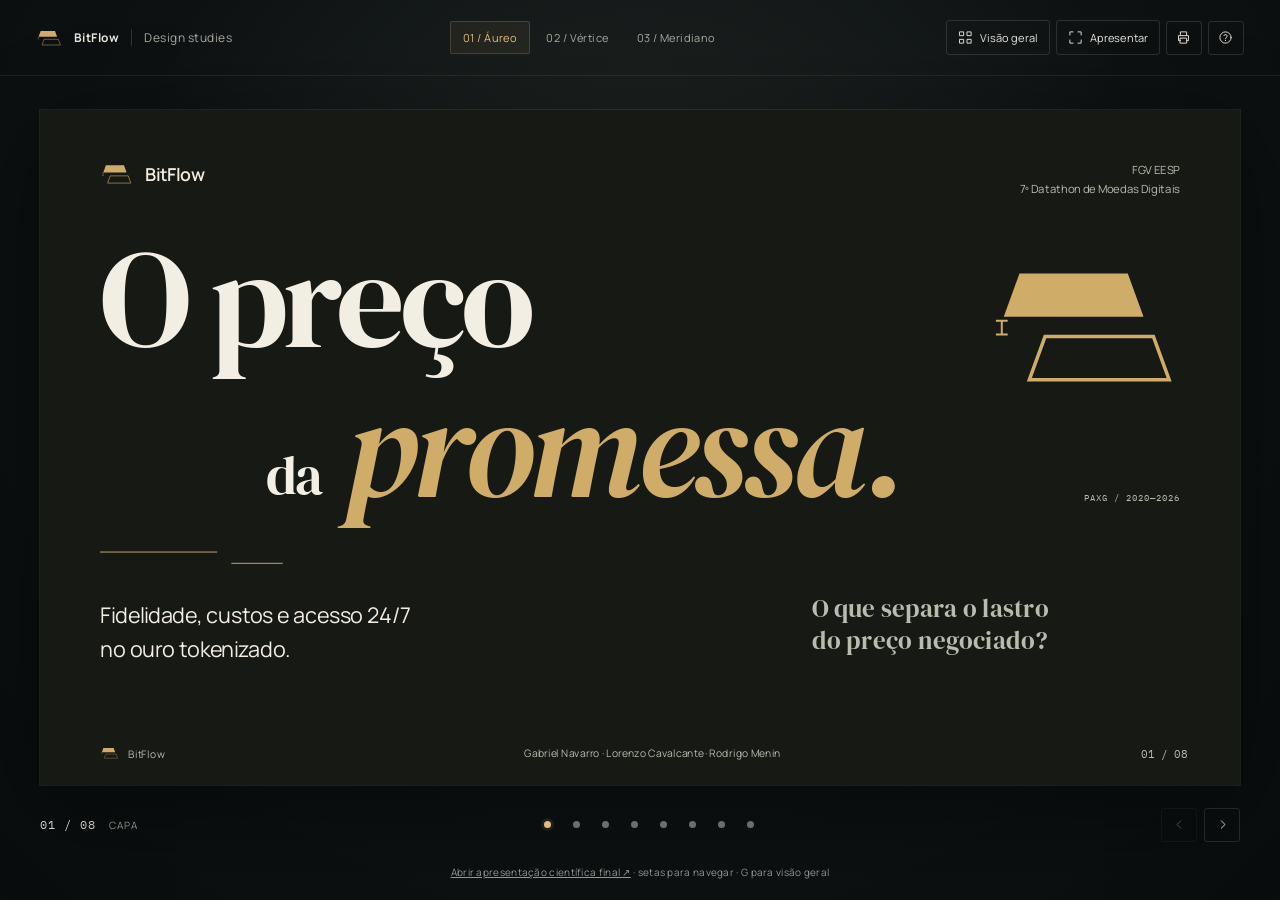
<file: slides/design-systems/01-aureo.html>
<!doctype html>
<html lang="pt-BR"><head><meta charset="utf-8"><meta name="viewport" content="width=device-width,initial-scale=1"><meta name="color-scheme" content="dark"><meta name="description" content="Áureo: Lastro & evidência. Sistema visual de slides para O preço da promessa, da BitFlow."><title>01 / Áureo — BitFlow Design Studies</title><link rel="icon" href="assets/aureo-symbol.svg" type="image/svg+xml"><link rel="stylesheet" href="assets/presentation.css"><link rel="stylesheet" href="assets/aureo.css"><script src="assets/presentation.js" defer></script></head>
<body class="theme-aureo"><header class="viewer-header"><a class="viewer-brand" href="index.html" aria-label="Voltar à biblioteca de sistemas visuais"><svg class="symbol" viewBox="0 0 100 100" aria-hidden="true"><path d="M18 23h55l8 22H10z" fill="currentColor"/><path d="M31 55h55l8 22H23z" fill="none" stroke="currentColor" stroke-width="1.8"/><path d="M9 47v7m-3-7h6m-6 7h6" fill="none" stroke="currentColor" stroke-width="1"/></svg><b>BitFlow</b><span>Design studies</span></a><nav class="direction-links" aria-label="Direções visuais"><a href="01-aureo.html" aria-current="page">01 / Áureo</a><a href="02-vertice.html" >02 / Vértice</a><a href="03-meridiano.html" >03 / Meridiano</a></nav><div class="viewer-actions"><button type="button" class="ui-button" data-overview aria-pressed="false" title="Visão geral (G)"><svg viewBox="0 0 24 24" fill="none" stroke="currentColor" stroke-width="1.5" stroke-linecap="round" stroke-linejoin="round" aria-hidden="true"><rect x="3" y="3" width="6" height="6"/><rect x="15" y="3" width="6" height="6"/><rect x="3" y="15" width="6" height="6"/><rect x="15" y="15" width="6" height="6"/></svg><span class="button-text">Visão geral</span></button><button type="button" class="ui-button" data-fullscreen aria-pressed="false" title="Tela cheia (F)"><svg viewBox="0 0 24 24" fill="none" stroke="currentColor" stroke-width="1.5" stroke-linecap="round" stroke-linejoin="round" aria-hidden="true"><path d="M8 3H3v5m13-5h5v5M3 16v5h5m8 0h5v-5"/></svg><span class="button-text">Apresentar</span></button><button type="button" class="ui-button icon-button" data-print title="Imprimir ou salvar PDF" aria-label="Imprimir ou salvar PDF"><svg viewBox="0 0 24 24" fill="none" stroke="currentColor" stroke-width="1.5" stroke-linecap="round" stroke-linejoin="round" aria-hidden="true"><path d="M7 8V3h10v5M7 17H4V9h16v8h-3M7 13h10v8H7z"/></svg></button><button type="button" class="ui-button icon-button" data-help title="Atalhos de teclado" aria-label="Abrir atalhos de teclado"><svg viewBox="0 0 24 24" fill="none" stroke="currentColor" stroke-width="1.5" stroke-linecap="round" stroke-linejoin="round" aria-hidden="true"><circle cx="12" cy="12" r="9"/><path d="M9.4 9a2.7 2.7 0 0 1 5.2 1c0 2-2.6 2-2.6 4m0 2.5v.5"/></svg></button></div></header><main class="viewer"><div class="stage" aria-label="Protótipo com oito slides"><section class="slide-shell" data-title="Capa" aria-label="Slide 1: Capa"><article class="slide a-cover" aria-labelledby="title-1">
      <div class="a-cover-imprint"><svg class="symbol" viewBox="0 0 100 100" aria-hidden="true"><path d="M18 23h55l8 22H10z" fill="currentColor"/><path d="M31 55h55l8 22H23z" fill="none" stroke="currentColor" stroke-width="1.8"/><path d="M9 47v7m-3-7h6m-6 7h6" fill="none" stroke="currentColor" stroke-width="1"/></svg><span>BitFlow</span></div>
      <p class="a-cover-event">FGV EESP<br>7º Datathon de Moedas Digitais</p>
      <h1 id="title-1" class="a-cover-title"><span>O preço</span><span class="a-cover-second"><small>da</small> <em>promessa.</em></span></h1>
      <div class="a-cover-mark"><svg class="symbol" viewBox="0 0 100 100" role="img" aria-label="Marca de intervalo"><path d="M18 23h55l8 22H10z" fill="currentColor"/><path d="M31 55h55l8 22H23z" fill="none" stroke="currentColor" stroke-width="1.8"/><path d="M9 47v7m-3-7h6m-6 7h6" fill="none" stroke="currentColor" stroke-width="1"/></svg></div><div class="a-cover-registration" aria-hidden="true"><i></i><i></i></div>
      <p class="a-cover-description">Fidelidade, custos e acesso 24/7<br>no ouro tokenizado.</p>
      <p class="a-cover-question">O que separa o lastro<br>do preço negociado?</p>
      <span class="a-cover-date">PAXG / 2020—2026</span>
    <footer class="slide-footer"><span class="footer-brand"><svg class="symbol" viewBox="0 0 100 100" aria-hidden="true"><path d="M18 23h55l8 22H10z" fill="currentColor"/><path d="M31 55h55l8 22H23z" fill="none" stroke="currentColor" stroke-width="1.8"/><path d="M9 47v7m-3-7h6m-6 7h6" fill="none" stroke="currentColor" stroke-width="1"/></svg> BitFlow</span><span class="source">Gabriel Navarro · Lorenzo Cavalcante · Rodrigo Menin</span><span class="slide-index">01 / 08</span></footer></article></section><section class="slide-shell" data-title="Identidade & paleta" aria-label="Slide 2: Identidade & paleta"><article class="slide a-identity light" aria-labelledby="title-2">
      <p class="a-section-note">Áureo / A marca</p><h1 id="title-2" class="slide-title">O intervalo<br>é a assinatura.</h1>
      <div class="a-brand-study"><svg class="interval-drawing" viewBox="0 0 600 220" role="img" aria-label="Construção conceitual da marca: duas lâminas deslocadas e separadas por um intervalo.">
      <path class="solid-gold" d="M64 38h230l18 55H46z"/>
      <path class="outline-gold" d="M115 114h230l18 55H97z"/>
      <path class="annotation-line" d="M312 66h71m-20 76h20M30 94v20m-5-20h10m-10 20h10"/>
      <text class="drawing-label" x="403" y="72">lastro</text><text class="drawing-label" x="403" y="148">preço</text>
      <text class="drawing-note" x="45" y="207">O deslocamento é conceitual. Não é uma série de preços.</text>
    </svg></div>
      <p class="a-brand-description">Duas lâminas com o mesmo contorno.<br>Uma preenchida, outra aberta, ligeiramente deslocada.<br>O espaço entre elas torna o desvio parte da identidade.</p>
      <div class="a-ink-register"><p class="a-register-caption">Cinco tintas. Cada uma com uma função.</p><div class="a-ink-row"><div class="a-ink-sample" style="width:300px;background:#171914"></div><div><b>Carvão</b><span>#171914</span><small>Base e profundidade</small></div></div><div class="a-ink-row"><div class="a-ink-sample" style="width:250px;background:#F3EEE3"></div><div><b>Marfim</b><span>#F3EEE3</span><small>Páginas de leitura</small></div></div><div class="a-ink-row"><div class="a-ink-sample" style="width:205px;background:#CFAD68"></div><div><b>Ouro</b><span>#CFAD68</span><small>Evidência e assinatura</small></div></div><div class="a-ink-row"><div class="a-ink-sample" style="width:145px;background:#A4B7A4"></div><div><b>Verde</b><span>#A4B7A4</span><small>Segunda medida</small></div></div><div class="a-ink-row"><div class="a-ink-sample" style="width:100px;background:#E69B88"></div><div><b>Terracota</b><span>#E69B88</span><small>Perda e fricção</small></div></div></div>
    <footer class="slide-footer"><span class="footer-brand"><svg class="symbol" viewBox="0 0 100 100" aria-hidden="true"><path d="M18 23h55l8 22H10z" fill="currentColor"/><path d="M31 55h55l8 22H23z" fill="none" stroke="currentColor" stroke-width="1.8"/><path d="M9 47v7m-3-7h6m-6 7h6" fill="none" stroke="currentColor" stroke-width="1"/></svg> BitFlow</span><span class="source">Estudo de identidade · O preço da promessa</span><span class="slide-index">02 / 08</span></footer></article></section><section class="slide-shell" data-title="Tipografia & componentes" aria-label="Slide 3: Tipografia & componentes"><article class="slide a-type light" aria-labelledby="title-3">
      <p class="a-section-note">Áureo / Notas de composição</p><h1 id="title-3" class="slide-title">O dado pede<br><em>espaço.</em></h1>
      <span class="a-type-caption">DM Serif Display · argumento e números de destaque</span>
      <p class="a-type-paragraph">O título entrega a leitura.<br>O texto dá o contexto.<br>A nota delimita o que foi medido.</p>
      <div class="a-type-settings"><div><b>01</b><h2>DM Serif Display</h2><p>60–78 px nos títulos.<br>Itálico com função, em trechos pontuais.</p></div><div><b>02</b><h2>Manrope</h2><p>20–24 px no corpo.<br>Texto que cabe no tempo de uma leitura.</p></div><div><b>03</b><h2>IBM Plex Mono</h2><p>13–15 px em medidas e notas.<br>Unidades e fontes sempre próximas do dado.</p></div></div>
      <div class="a-margin-mark" aria-hidden="true"><span>56</span><i></i></div>
      <div class="a-evidence-register"><span>Leitura da evidência</span><b class="a-observed">Observado</b><b class="a-assumed">Hipótese</b><b class="a-missing">Indisponível</b></div>
    <footer class="slide-footer"><span class="footer-brand"><svg class="symbol" viewBox="0 0 100 100" aria-hidden="true"><path d="M18 23h55l8 22H10z" fill="currentColor"/><path d="M31 55h55l8 22H23z" fill="none" stroke="currentColor" stroke-width="1.8"/><path d="M9 47v7m-3-7h6m-6 7h6" fill="none" stroke="currentColor" stroke-width="1"/></svg> BitFlow</span><span class="source">Estudo de identidade · O preço da promessa</span><span class="slide-index">03 / 08</span></footer></article></section><section class="slide-shell" data-title="Processo de pesquisa" aria-label="Slide 4: Processo de pesquisa"><article class="slide a-method" aria-labelledby="title-4">
      <aside class="a-sample-sheet"><p>RECORTE / 2020—2026</p><h2>O que entra<br>na amostra<br>importa.</h2><div class="a-sample-arithmetic"><div><strong><span data-claim="candidate_weekends" data-raw="323">323</span></strong><span>fins de semana<br>candidatos</span></div><div class="a-sample-exclusions"><strong>−22</strong><span>exclusões<br>documentadas</span></div><div class="a-sample-total"><strong><span data-claim="valid_weekends" data-raw="301">301</span></strong><span>fins de semana<br>válidos</span></div></div></aside>
      <p class="a-section-note">Método / Registro de apuração</p><h1 id="title-4" class="slide-title">A comparação<br>começa no método.</h1><div class="a-assay-register"><div class="a-assay-row"><span>01</span><h2>Origem</h2><p>Fontes públicas e arquivos com hash.</p></div><div class="a-assay-row"><span>02</span><h2>Moeda</h2><p>Conversão com câmbio observado.</p></div><div class="a-assay-row"><span>03</span><h2>Relógio</h2><p>Calendário e atividade do ouro.</p></div><div class="a-assay-row"><span>04</span><h2>Comparação</h2><p>Desvio de preço, custos e restrições.</p></div></div>
      <div class="a-method-coverage"><strong><span data-claim="valid_hours" data-raw="36572">36.572</span></strong><p>horas válidas em USD.<br>Câmbio ausente e ouro inativo ficam fora da comparação.</p></div>
    <footer class="slide-footer"><span class="footer-brand"><svg class="symbol" viewBox="0 0 100 100" aria-hidden="true"><path d="M18 23h55l8 22H10z" fill="currentColor"/><path d="M31 55h55l8 22H23z" fill="none" stroke="currentColor" stroke-width="1.8"/><path d="M9 47v7m-3-7h6m-6 7h6" fill="none" stroke="currentColor" stroke-width="1"/></svg> BitFlow</span><span class="source">Fontes: coverage.csv e exclusions.csv · calendário, câmbio e atividade preservados</span><span class="slide-index">04 / 08</span></footer></article></section><section class="slide-shell" data-title="Fidelidade de preço" aria-label="Slide 5: Fidelidade de preço"><article class="slide a-data light" aria-labelledby="title-5">
      <p class="a-section-note">Fidelidade / Amostra completa</p><div class="a-data-lead"><strong><span data-claim="reopen_median_abs_bps" data-raw="48.43799791326794">48,4</span></strong><span>mediana · bps log</span></div>
      <h1 id="title-5" class="slide-title">Na reabertura,<br>o desvio é maior.</h1><p class="a-data-reading">Uma comparação descritiva de preços em USD.<br>A negociação contínua convive com desvios da referência.</p>
      <div class="a-distribution-figure"><svg class="chart distribution-ruler" viewBox="0 0 1168 267" role="img" aria-label="Marcos do desvio absoluto em bps log. Horários comuns: mediana 36,4, percentil 95 de 120,1. Reabertura: mediana 48,4, percentil 95 de 164,2. A linha une os marcos, não representa intervalo de confiança."><path class="ruler-grid" d="M250.0 35v165"/><text class="ruler-tick" x="250.0" y="225" text-anchor="middle">0</text><path class="ruler-grid" d="M447.5 35v165"/><text class="ruler-tick" x="447.5" y="225" text-anchor="middle">50</text><path class="ruler-grid" d="M645.0 35v165"/><text class="ruler-tick" x="645.0" y="225" text-anchor="middle">100</text><path class="ruler-grid" d="M842.5 35v165"/><text class="ruler-tick" x="842.5" y="225" text-anchor="middle">150</text><path class="ruler-grid" d="M1040.0 35v165"/><text class="ruler-tick" x="1040.0" y="225" text-anchor="middle">200</text><text class="ruler-label" x="0" y="76">Horários comuns</text><text class="ruler-sample" x="0" y="101">36.572 horas</text><path class="ruler-link" d="M250.0 78H724.4553545277018"/><path class="ruler-end" d="M724.4553545277018 68v20"/><circle class="ruler-median" cx="393.6987616934965" cy="78" r="7"/><text class="ruler-value" x="393.6987616934965" y="55" text-anchor="middle" data-claim="common_hours_median_abs_bps" data-raw="36.3794333401257">36,4</text><text class="ruler-value" x="740.4553545277018" y="83" data-claim="common_hours_p95_abs_bps" data-raw="120.11527962726629">120,1</text><text class="ruler-label" x="0" y="172">Reabertura</text><text class="ruler-sample" x="0" y="197">301 fins de semana</text><path class="ruler-link" d="M250.0 174H898.5257322199667"/><path class="ruler-end" d="M898.5257322199667 164v20"/><circle class="ruler-median" cx="441.33009175740835" cy="174" r="7"/><text class="ruler-value" x="441.33009175740835" y="151" text-anchor="middle" data-claim="reopen_median_abs_bps" data-raw="48.43799791326794">48,4</text><text class="ruler-value" x="914.5257322199667" y="179" data-claim="reopen_p95_abs_bps" data-raw="164.18372967594095">164,2</text><circle class="ruler-median" cx="666" cy="8" r="4"/><text class="ruler-legend" x="680" y="13">Mediana</text><path class="ruler-end" d="M821 2v12"/><text class="ruler-legend" x="835" y="13">Percentil 95</text><text class="ruler-tick" x="1128" y="225" text-anchor="end">bps log</text><text class="ruler-disclaimer" x="250" y="260">Dois marcos da distribuição; a linha não é um intervalo de confiança.</text></svg></div>
    <footer class="slide-footer"><span class="footer-brand"><svg class="symbol" viewBox="0 0 100 100" aria-hidden="true"><path d="M18 23h55l8 22H10z" fill="currentColor"/><path d="M31 55h55l8 22H23z" fill="none" stroke="currentColor" stroke-width="1.8"/><path d="M9 47v7m-3-7h6m-6 7h6" fill="none" stroke="currentColor" stroke-width="1"/></svg> BitFlow</span><span class="source">Fonte: T1_fidelidade.csv · 28/08/2020 a 08/11/2026 00:00 UTC, exclusivo · sem inferência causal</span><span class="slide-index">05 / 08</span></footer></article></section><section class="slide-shell" data-title="Convergência & custos" aria-label="Slide 6: Convergência & custos"><article class="slide a-pnl" aria-labelledby="title-6">
      <p class="a-section-note">Convergência / Apuração condicional</p><h1 id="title-6" class="slide-title">O custo fica<br>com a diferença.</h1><div class="a-waterfall-figure"><svg class="chart waterfall" viewBox="0 0 710 342" role="img" aria-label="Decomposição média: ganho bruto de 4,53 bps, menos 44,54 bps de custos modelados, saldo de menos 40,01 bps por perna de ouro. Financiamento e empréstimo desconhecidos."><line class="gridline" x1="58" x2="690" y1="100.0" y2="100.0"/><text class="axis-label" x="43" y="104.0" text-anchor="end">0</text><line class="gridline" x1="58" x2="690" y1="160.0" y2="160.0"/><text class="axis-label" x="43" y="164.0" text-anchor="end">−20</text><line class="gridline" x1="58" x2="690" y1="220.0" y2="220.0"/><text class="axis-label" x="43" y="224.0" text-anchor="end">−40</text><line class="gridline" x1="58" x2="690" y1="280.0" y2="280.0"/><text class="axis-label" x="43" y="284.0" text-anchor="end">−60</text><rect class="series-primary" x="91" y="86.42099603906843" width="132" height="13.579003960931573"/><line class="waterfall-connector" x1="223" x2="292" y1="86.42099603906843" y2="86.42099603906843" stroke="currentColor" stroke-dasharray="4 5" opacity=".4"/><rect class="series-reference" x="292" y="86.42099603906843" width="132" height="133.6166195395559"/><line x1="424" x2="493" y1="220.03761557862433" y2="220.03761557862433" stroke="currentColor" stroke-dasharray="4 5" opacity=".4"/><rect class="series-negative" x="493" y="100" width="132" height="120.03761557862433"/><text class="chart-value" x="157" y="61" text-anchor="middle" data-claim="mean_gross_mid_bps" data-raw="4.526334653643858">+4,5</text><text class="chart-label" x="157" y="310" text-anchor="middle">Bruto</text><text class="chart-value" x="358" y="61" text-anchor="middle" data-claim="mean_total_modeled_cost_bps" data-raw="44.53887317985197">−44,5</text><text class="chart-label" x="358" y="310" text-anchor="middle">Custos modelados</text><text class="chart-value" x="559" y="248.03761557862433" text-anchor="middle" data-claim="mean_trade_model_bps" data-raw="-40.01253852620811">−40,0</text><text class="chart-label" x="559" y="310" text-anchor="middle">Saldo modelado</text><text class="axis-label" x="58" y="20">Média · bps por perna de ouro</text></svg></div>
      <aside class="a-settlement-sheet"><span class="a-settlement-code">HIPÓTESE-BASE / 6 HORAS</span><h2>Apuração<br>por operação</h2><div class="a-account-row"><span>Ganho bruto</span><b><span data-claim="mean_gross_mid_bps" data-raw="4.526334653643858">+4,5</span></b></div><div class="a-account-row"><span>Custos modelados</span><b>−<span data-claim="mean_total_modeled_cost_bps" data-raw="44.53887317985197">44,5</span></b></div><div class="a-account-total"><span>Saldo médio modelado</span><strong><span data-claim="mean_trade_model_bps" data-raw="-40.01253852620811">−40,0</span></strong><small>bps por perna de ouro</small></div><p class="a-account-sample"><span data-claim="evaluated_trades" data-raw="44">44</span> operações avaliadas.<br><span data-claim="signals_unassessed" data-raw="16">16</span> sinais sem avaliação completa.</p><p class="a-account-unknown">Empréstimo e financiamento<br>continuam desconhecidos.</p></aside>
      <p class="a-pnl-assumptions">Token: 10 bps/execução + spread cheio 10; ouro: 1/execução;<br>FX: 2/ida e volta; slippage: 2/execução. Custos sob hipóteses explícitas.</p>
    <footer class="slide-footer"><span class="footer-brand"><svg class="symbol" viewBox="0 0 100 100" aria-hidden="true"><path d="M18 23h55l8 22H10z" fill="currentColor"/><path d="M31 55h55l8 22H23z" fill="none" stroke="currentColor" stroke-width="1.8"/><path d="M9 47v7m-3-7h6m-6 7h6" fill="none" stroke="currentColor" stroke-width="1"/></svg> BitFlow</span><span class="source">T2_baseline_inference.csv · execução simultânea e acesso a short não comprovados</span><span class="slide-index">06 / 08</span></footer></article></section><section class="slide-shell" data-title="Horizonte de manutenção" aria-label="Slide 7: Horizonte de manutenção"><article class="slide a-cost light" aria-labelledby="title-7">
      <p class="a-section-note">Manutenção / Token e ETFs</p><h1 id="title-7" class="slide-title">Quando o prazo<br>muda a conta.</h1><p class="a-horizon-reading">O mesmo custo inicial do token.<br>Dois ritmos de cobrança anual.<br>Dois horizontes de equilíbrio.</p><p class="a-horizon-scope">Comparação em USD, antes de impostos,<br>com igual possibilidade de acesso.</p>
      <div class="a-horizon-figure"><svg class="chart horizon-ruler" viewBox="0 0 690 430" role="img" aria-label="Marcos de equilíbrio de custo numa escala de zero a 48 meses: 9,3 meses contra GLD e 37,2 contra GLDM, sob a hipótese-base."><text class="horizon-caption" x="42" y="27">Marcos de equilíbrio na hipótese-base</text><text class="horizon-name" x="139.34375" y="88">GLD · 40 bps ao ano</text><text class="horizon-number" x="137.34375" y="167" data-claim="GLD_crossing_months" data-raw="9.3">9,3</text><path class="horizon-leader" d="M155.34375 183V338"/><circle class="horizon-point" cx="155.34375" cy="338" r="6"/><text class="horizon-name" x="479.375" y="184">GLDM · 10 bps ao ano</text><text class="horizon-number" x="477.375" y="263" data-claim="GLDM_crossing_months" data-raw="37.2">37,2</text><path class="horizon-leader" d="M495.375 279V338"/><circle class="horizon-point" cx="495.375" cy="338" r="6"/><path class="horizon-axis" d="M42 338H627"/><path class="horizon-axis" d="M42.0 331v14"/><text class="horizon-tick" x="42.0" y="375" text-anchor="middle">0</text><path class="horizon-axis" d="M188.25 331v14"/><text class="horizon-tick" x="188.25" y="375" text-anchor="middle">12</text><path class="horizon-axis" d="M334.5 331v14"/><text class="horizon-tick" x="334.5" y="375" text-anchor="middle">24</text><path class="horizon-axis" d="M480.75 331v14"/><text class="horizon-tick" x="480.75" y="375" text-anchor="middle">36</text><path class="horizon-axis" d="M627.0 331v14"/><text class="horizon-tick" x="627.0" y="375" text-anchor="middle">48</text><text class="horizon-tick" x="627" y="411" text-anchor="end">Meses de manutenção →</text></svg></div><div class="a-cost-premises"><span>Rota-base</span><p>Token: 32 bps de ida e volta e armazenamento zero suposto. ETF: 1 bp de ida e volta.<br>Sem retirada na rota-base. As mudanças de premissas alteram os horizontes.</p></div>
    <footer class="slide-footer"><span class="footer-brand"><svg class="symbol" viewBox="0 0 100 100" aria-hidden="true"><path d="M18 23h55l8 22H10z" fill="currentColor"/><path d="M31 55h55l8 22H23z" fill="none" stroke="currentColor" stroke-width="1.8"/><path d="M9 47v7m-3-7h6m-6 7h6" fill="none" stroke="currentColor" stroke-width="1"/></svg> BitFlow</span><span class="source">Fonte: T3_baseline.csv · taxas e spread corrente dos ETFs; custos do token supostos</span><span class="slide-index">07 / 08</span></footer></article></section><section class="slide-shell" data-title="Tese & conclusão" aria-label="Slide 8: Tese & conclusão"><article class="slide a-close" aria-labelledby="title-8">
      <p class="a-section-note">O preço da promessa / Conclusão</p><h1 id="title-8" class="slide-title">Acesso contínuo.</h1><div class="a-closing-cut" aria-hidden="true"></div><p class="a-closing-answer"><em>Vantagem condicional.</em></p>
      <p class="a-closing-reading">O saldo depende de custos e condições de acesso.<br>A diferença de preço, sozinha, não comprova arbitragem.</p><div class="a-closing-limit"><span>55 / 78</span><p>Trajetórias abaixo do mínimo.<br>Cenários com sensibilidade<br>determinística, conforme o plano.</p></div>
    <footer class="slide-footer"><span class="footer-brand"><svg class="symbol" viewBox="0 0 100 100" aria-hidden="true"><path d="M18 23h55l8 22H10z" fill="currentColor"/><path d="M31 55h55l8 22H23z" fill="none" stroke="currentColor" stroke-width="1.8"/><path d="M9 47v7m-3-7h6m-6 7h6" fill="none" stroke="currentColor" stroke-width="1"/></svg> BitFlow</span><span class="source">Gabriel Navarro · Lorenzo Cavalcante · Rodrigo Menin</span><span class="slide-index">08 / 08</span></footer></article></section></div><div class="viewer-footer"><div class="slide-meta" aria-live="polite"><strong data-counter>01 / 08</strong><span data-current-title>Capa</span></div><nav class="slide-dots" aria-label="Escolher slide"><button class="slide-dot" type="button" aria-label="Ir para slide 1: Capa" aria-current="false"></button><button class="slide-dot" type="button" aria-label="Ir para slide 2: Identidade & paleta" aria-current="false"></button><button class="slide-dot" type="button" aria-label="Ir para slide 3: Tipografia & componentes" aria-current="false"></button><button class="slide-dot" type="button" aria-label="Ir para slide 4: Processo de pesquisa" aria-current="false"></button><button class="slide-dot" type="button" aria-label="Ir para slide 5: Fidelidade de preço" aria-current="false"></button><button class="slide-dot" type="button" aria-label="Ir para slide 6: Convergência & custos" aria-current="false"></button><button class="slide-dot" type="button" aria-label="Ir para slide 7: Horizonte de manutenção" aria-current="false"></button><button class="slide-dot" type="button" aria-label="Ir para slide 8: Tese & conclusão" aria-current="false"></button></nav><div class="arrow-controls"><button type="button" class="ui-button icon-button" data-prev aria-label="Slide anterior"><svg viewBox="0 0 24 24" fill="none" stroke="currentColor" stroke-width="1.5" stroke-linecap="round" stroke-linejoin="round" aria-hidden="true"><path d="m14 6-6 6 6 6"/></svg></button><button type="button" class="ui-button icon-button" data-next aria-label="Próximo slide"><svg viewBox="0 0 24 24" fill="none" stroke="currentColor" stroke-width="1.5" stroke-linecap="round" stroke-linejoin="round" aria-hidden="true"><path d="m10 6 6 6-6 6"/></svg></button></div></div><p class="viewer-note"><a href="../entrega.html">Abrir apresentação científica final ↗</a> · setas para navegar · G para visão geral</p></main><div class="sr-only" data-announcement aria-live="polite"></div><dialog aria-labelledby="help-title"><h2 id="help-title">Atalhos de apresentação</h2><dl><dt>← / →</dt><dd>Slide anterior / próximo</dd><dt>Home / End</dt><dd>Primeiro / último slide</dd><dt>G</dt><dd>Alternar visão geral</dd><dt>F</dt><dd>Alternar tela cheia</dd><dt>Esc</dt><dd>Sair da visão geral ou tela cheia</dd><dt>Ctrl + P</dt><dd>Imprimir os oito slides</dd></dl><button type="button" class="ui-button" data-close-help>Fechar</button></dialog></body></html>
</file>
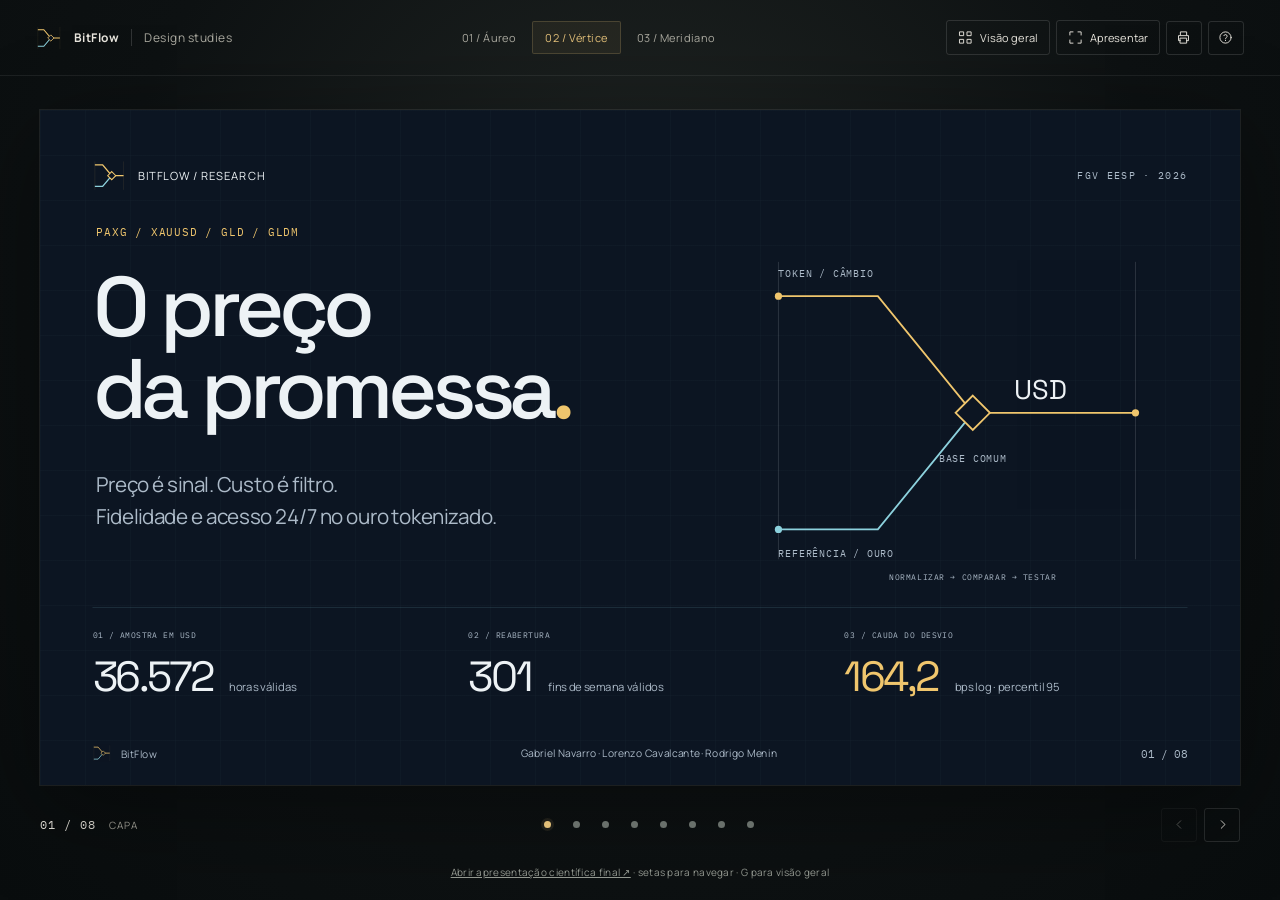
<file: slides/design-systems/02-vertice.html>
<!doctype html>
<html lang="pt-BR"><head><meta charset="utf-8"><meta name="viewport" content="width=device-width,initial-scale=1"><meta name="color-scheme" content="dark"><meta name="description" content="Vértice: Mercado & medida. Sistema visual de slides para O preço da promessa, da BitFlow."><title>02 / Vértice — BitFlow Design Studies</title><link rel="icon" href="assets/vertice-symbol.svg" type="image/svg+xml"><link rel="stylesheet" href="assets/presentation.css"><link rel="stylesheet" href="assets/vertice.css"><script src="assets/presentation.js" defer></script></head>
<body class="theme-vertice"><header class="viewer-header"><a class="viewer-brand" href="index.html" aria-label="Voltar à biblioteca de sistemas visuais"><svg class="symbol" viewBox="0 0 100 100" aria-hidden="true"><path d="M7 18h23l27 32h35" fill="none" stroke="currentColor" stroke-width="4"/><path d="M7 82h23l27-32" fill="none" stroke="var(--reference,#8CD1DD)" stroke-width="4"/><path d="m57 38 12 12-12 12-12-12z" fill="var(--bg,#0C1522)" stroke="currentColor" stroke-width="3"/><path d="M7 8v84M92 8v84" stroke="currentColor" stroke-width="1" opacity=".25"/></svg><b>BitFlow</b><span>Design studies</span></a><nav class="direction-links" aria-label="Direções visuais"><a href="01-aureo.html" >01 / Áureo</a><a href="02-vertice.html" aria-current="page">02 / Vértice</a><a href="03-meridiano.html" >03 / Meridiano</a></nav><div class="viewer-actions"><button type="button" class="ui-button" data-overview aria-pressed="false" title="Visão geral (G)"><svg viewBox="0 0 24 24" fill="none" stroke="currentColor" stroke-width="1.5" stroke-linecap="round" stroke-linejoin="round" aria-hidden="true"><rect x="3" y="3" width="6" height="6"/><rect x="15" y="3" width="6" height="6"/><rect x="3" y="15" width="6" height="6"/><rect x="15" y="15" width="6" height="6"/></svg><span class="button-text">Visão geral</span></button><button type="button" class="ui-button" data-fullscreen aria-pressed="false" title="Tela cheia (F)"><svg viewBox="0 0 24 24" fill="none" stroke="currentColor" stroke-width="1.5" stroke-linecap="round" stroke-linejoin="round" aria-hidden="true"><path d="M8 3H3v5m13-5h5v5M3 16v5h5m8 0h5v-5"/></svg><span class="button-text">Apresentar</span></button><button type="button" class="ui-button icon-button" data-print title="Imprimir ou salvar PDF" aria-label="Imprimir ou salvar PDF"><svg viewBox="0 0 24 24" fill="none" stroke="currentColor" stroke-width="1.5" stroke-linecap="round" stroke-linejoin="round" aria-hidden="true"><path d="M7 8V3h10v5M7 17H4V9h16v8h-3M7 13h10v8H7z"/></svg></button><button type="button" class="ui-button icon-button" data-help title="Atalhos de teclado" aria-label="Abrir atalhos de teclado"><svg viewBox="0 0 24 24" fill="none" stroke="currentColor" stroke-width="1.5" stroke-linecap="round" stroke-linejoin="round" aria-hidden="true"><circle cx="12" cy="12" r="9"/><path d="M9.4 9a2.7 2.7 0 0 1 5.2 1c0 2-2.6 2-2.6 4m0 2.5v.5"/></svg></button></div></header><main class="viewer"><div class="stage" aria-label="Protótipo com oito slides"><section class="slide-shell" data-title="Capa" aria-label="Slide 1: Capa"><article class="slide v-cover grid-texture" aria-labelledby="title-1"><div class="v-cover-top"><span><svg class="symbol" viewBox="0 0 100 100" aria-hidden="true"><path d="M7 18h23l27 32h35" fill="none" stroke="currentColor" stroke-width="4"/><path d="M7 82h23l27-32" fill="none" stroke="var(--reference,#8CD1DD)" stroke-width="4"/><path d="m57 38 12 12-12 12-12-12z" fill="var(--bg,#0C1522)" stroke="currentColor" stroke-width="3"/><path d="M7 8v84M92 8v84" stroke="currentColor" stroke-width="1" opacity=".25"/></svg> BITFLOW / RESEARCH</span><span class="mono">FGV EESP · 2026</span></div><p class="v-cover-tags mono">PAXG / XAUUSD / GLD / GLDM</p><h1 id="title-1" class="v-cover-title">O preço<br>da promessa<span>.</span></h1><p class="v-cover-subtitle">Preço é sinal. Custo é filtro.<br>Fidelidade e acesso 24/7 no ouro tokenizado.</p><div class="v-cover-diagram"><svg class="reference-art" viewBox="0 0 440 390" role="img" aria-label="Diagrama conceitual de token e ouro normalizados em USD para uma comparação comum."><path d="M20 66H130L235 195H415" fill="none" stroke="var(--gold)" stroke-width="2"/><path d="M20 324H130L235 195" fill="none" stroke="var(--reference)" stroke-width="2"/><path d="M20 28V357M415 28V357" stroke="currentColor" opacity=".15"/><path d="m235 176 19 19-19 19-19-19z" fill="var(--bg)" stroke="var(--gold)" stroke-width="2"/><circle cx="20" cy="66" r="4" fill="var(--gold)"/><circle cx="20" cy="324" r="4" fill="var(--reference)"/><circle cx="415" cy="195" r="4" fill="var(--gold)"/><text x="20" y="45" class="diagram-label">TOKEN / CÂMBIO</text><text x="20" y="354" class="diagram-label">REFERÊNCIA / OURO</text><text x="281" y="180" class="diagram-unit">USD</text><text x="235" y="249" text-anchor="middle" class="diagram-label">BASE COMUM</text><text x="235" y="380" text-anchor="middle" class="diagram-small">NORMALIZAR → COMPARAR → TESTAR</text></svg></div><div class="v-cover-metrics"><div><span class="mono">01 / AMOSTRA EM USD</span><strong><span data-claim="valid_hours" data-raw="36572">36.572</span></strong><small>horas válidas</small></div><div><span class="mono">02 / REABERTURA</span><strong><span data-claim="valid_weekends" data-raw="301">301</span></strong><small>fins de semana válidos</small></div><div><span class="mono">03 / CAUDA DO DESVIO</span><strong><span data-claim="reopen_p95_abs_bps" data-raw="164.18372967594095">164,2</span></strong><small>bps log · percentil 95</small></div></div><footer class="slide-footer"><span class="footer-brand"><svg class="symbol" viewBox="0 0 100 100" aria-hidden="true"><path d="M7 18h23l27 32h35" fill="none" stroke="currentColor" stroke-width="4"/><path d="M7 82h23l27-32" fill="none" stroke="var(--reference,#8CD1DD)" stroke-width="4"/><path d="m57 38 12 12-12 12-12-12z" fill="var(--bg,#0C1522)" stroke="currentColor" stroke-width="3"/><path d="M7 8v84M92 8v84" stroke="currentColor" stroke-width="1" opacity=".25"/></svg> BitFlow</span><span class="source">Gabriel Navarro · Lorenzo Cavalcante · Rodrigo Menin</span><span class="slide-index">01 / 08</span></footer></article></section><section class="slide-shell" data-title="Identidade & paleta" aria-label="Slide 2: Identidade & paleta"><article class="slide v-identity" aria-labelledby="title-2"><p class="eyebrow">02 / VÉRTICE · LÓGICA VISUAL</p><h1 id="title-2" class="slide-title">Uma referência. Duas trajetórias.</h1><div class="v-identity-grid"><div class="v-symbol-board"><svg class="symbol" viewBox="0 0 100 100" role="img" aria-label="Referência comum"><path d="M7 18h23l27 32h35" fill="none" stroke="currentColor" stroke-width="4"/><path d="M7 82h23l27-32" fill="none" stroke="var(--reference,#8CD1DD)" stroke-width="4"/><path d="m57 38 12 12-12 12-12-12z" fill="var(--bg,#0C1522)" stroke="currentColor" stroke-width="3"/><path d="M7 8v84M92 8v84" stroke="currentColor" stroke-width="1" opacity=".25"/></svg><span class="mono">REFERÊNCIA COMUM</span><p>Normalizar a unidade antes de comparar.<br>O vértice é uma base comum,<br>não uma promessa de convergência.</p></div><div class="v-palette-board"><div class="palette"><div class="swatch"><div class="swatch-color" style="background:#0C1522"></div><div class="swatch-name">Base</div><div class="swatch-hex">#0C1522</div></div><div class="swatch"><div class="swatch-color" style="background:#F0C66D"></div><div class="swatch-name">Ouro</div><div class="swatch-hex">#F0C66D</div></div><div class="swatch"><div class="swatch-color" style="background:#EDF2F5"></div><div class="swatch-name">Texto / claro</div><div class="swatch-hex">#EDF2F5</div></div><div class="swatch"><div class="swatch-color" style="background:#8CD1DD"></div><div class="swatch-name">Referência</div><div class="swatch-hex">#8CD1DD</div></div><div class="swatch"><div class="swatch-color" style="background:#F0A18E"></div><div class="swatch-name">Perda</div><div class="swatch-hex">#F0A18E</div></div></div><div class="v-design-principles"><div><span class="mono">GRADE</span><b>12 colunas</b><p>Alinhamento constante.</p></div><div><span class="mono">GEOMETRIA</span><b>Linhas e vértices</b><p>Relações explícitas.</p></div><div><span class="mono">SEMÂNTICA</span><b>Cor + rótulo</b><p>Leitura independente da cor.</p></div></div></div></div><footer class="slide-footer"><span class="footer-brand"><svg class="symbol" viewBox="0 0 100 100" aria-hidden="true"><path d="M7 18h23l27 32h35" fill="none" stroke="currentColor" stroke-width="4"/><path d="M7 82h23l27-32" fill="none" stroke="var(--reference,#8CD1DD)" stroke-width="4"/><path d="m57 38 12 12-12 12-12-12z" fill="var(--bg,#0C1522)" stroke="currentColor" stroke-width="3"/><path d="M7 8v84M92 8v84" stroke="currentColor" stroke-width="1" opacity=".25"/></svg> BitFlow</span><span class="source">Estudo de identidade · O preço da promessa</span><span class="slide-index">02 / 08</span></footer></article></section><section class="slide-shell" data-title="Tipografia & componentes" aria-label="Slide 3: Tipografia & componentes"><article class="slide v-type grid-texture" aria-labelledby="title-3"><p class="eyebrow">TIPOGRAFIA / ESCALA / ESTADOS</p><h1 id="title-3" class="slide-title">Precisão também é composição.</h1><div class="v-type-grid"><div><span class="eyebrow">SPACE GROTESK / DISPLAY</span><p class="v-type-heading">Comparar.<br>Medir. Questionar.</p><div class="v-type-numbers mono">0123456789<br><span>−40,0 bps</span></div><p class="small-copy muted">IBM Plex Mono: unidades, timestamps e medidas.<br>Manrope: explicação, contexto e ressalvas.</p></div><div class="v-token-table"><div><span>Display</span><b>88–104 px</b></div><div><span>Títulos</span><b>50–62 px</b></div><div><span>Corpo</span><b>20–24 px</b></div><div><span>Notas</span><b>13–15 px</b></div><div><span>Margem</span><b>56 px</b></div><div><span>Espaçamento</span><b>8 / 16 / 24 / 32</b></div></div></div><div class="v-evidence-bar"><span class="eyebrow">CONTRATO DE LEITURA</span><div class="evidence-chips"><span class="chip">Observado</span><span class="chip assumed">Hipótese</span><span class="chip unknown">Indisponível</span></div><span class="fine muted">Indisponível ≠ zero.</span></div><footer class="slide-footer"><span class="footer-brand"><svg class="symbol" viewBox="0 0 100 100" aria-hidden="true"><path d="M7 18h23l27 32h35" fill="none" stroke="currentColor" stroke-width="4"/><path d="M7 82h23l27-32" fill="none" stroke="var(--reference,#8CD1DD)" stroke-width="4"/><path d="m57 38 12 12-12 12-12-12z" fill="var(--bg,#0C1522)" stroke="currentColor" stroke-width="3"/><path d="M7 8v84M92 8v84" stroke="currentColor" stroke-width="1" opacity=".25"/></svg> BitFlow</span><span class="source">Estudo de identidade · O preço da promessa</span><span class="slide-index">03 / 08</span></footer></article></section><section class="slide-shell" data-title="Processo de pesquisa" aria-label="Slide 4: Processo de pesquisa"><article class="slide v-method grid-texture" aria-labelledby="title-4"><p class="eyebrow">MÉTODO / ANTES DA ESTATÍSTICA</p><h1 id="title-4" class="slide-title">Normalizar antes de comparar.</h1><p class="v-method-lede">Uma amostra sincronizada, com exclusões explícitas e sem preencher informação ausente.</p><div class="v-flow"><div><span class="mono">01 /</span><h2>Fontes</h2><p>PAXG · FX · XAU</p></div><div><span class="mono">02 /</span><h2>Unidade</h2><p>USD observado</p></div><div><span class="mono">03 /</span><h2>Calendário</h2><p>Ouro ativo</p></div><div><span class="mono">04 /</span><h2>Comparação</h2><p>Desvio e custos</p></div></div><div class="v-selection"><div><span class="eyebrow">FINS DE SEMANA CANDIDATOS</span><strong><span data-claim="candidate_weekends" data-raw="323">323</span></strong></div><span class="v-select-arrow">→</span><div><span class="eyebrow">FINS DE SEMANA VÁLIDOS</span><strong class="gold"><span data-claim="valid_weekends" data-raw="301">301</span></strong></div><p>Calendário, câmbio e atividade<br>da referência determinam a entrada.<br>O resultado não determina a seleção.</p></div><div class="v-method-note mono">REGRA: SINAL CONCLUÍDO → ENTRADA NO MINUTO SEGUINTE</div><footer class="slide-footer"><span class="footer-brand"><svg class="symbol" viewBox="0 0 100 100" aria-hidden="true"><path d="M7 18h23l27 32h35" fill="none" stroke="currentColor" stroke-width="4"/><path d="M7 82h23l27-32" fill="none" stroke="var(--reference,#8CD1DD)" stroke-width="4"/><path d="m57 38 12 12-12 12-12-12z" fill="var(--bg,#0C1522)" stroke="currentColor" stroke-width="3"/><path d="M7 8v84M92 8v84" stroke="currentColor" stroke-width="1" opacity=".25"/></svg> BitFlow</span><span class="source">Fontes: results/coverage.csv e results/exclusions.csv · janela e parâmetros congelados</span><span class="slide-index">04 / 08</span></footer></article></section><section class="slide-shell" data-title="Fidelidade de preço" aria-label="Slide 5: Fidelidade de preço"><article class="slide v-data" aria-labelledby="title-5"><p class="eyebrow">EVIDÊNCIA 01 / FIDELIDADE EM USD</p><h1 id="title-5" class="slide-title">Na reabertura, a cauda se amplia.</h1><div class="v-data-grid"><div><div class="v-plot-heading mono">DESVIO ABSOLUTO / bps log</div><svg class="chart fidelity-chart" viewBox="0 0 730 330" role="img" aria-label="Desvio absoluto em bps log: mediana 36,4 em horários comuns e 48,4 na reabertura; percentil 95 de 120,1 e 164,2, respectivamente."><line class="gridline" x1="158.0" x2="158.0" y1="41" y2="258"/><text class="axis-label" x="158.0" y="282" text-anchor="middle">0</text><line class="gridline" x1="285.5" x2="285.5" y1="41" y2="258"/><text class="axis-label" x="285.5" y="282" text-anchor="middle">50</text><line class="gridline" x1="413.0" x2="413.0" y1="41" y2="258"/><text class="axis-label" x="413.0" y="282" text-anchor="middle">100</text><line class="gridline" x1="540.5" x2="540.5" y1="41" y2="258"/><text class="axis-label" x="540.5" y="282" text-anchor="middle">150</text><line class="gridline" x1="668.0" x2="668.0" y1="41" y2="258"/><text class="axis-label" x="668.0" y="282" text-anchor="middle">200</text><text class="chart-label" x="0" y="77">Horários comuns</text><text class="axis-label" x="0" y="100">36.572 horas</text><rect class="series-primary" x="158" y="58" width="92.76755501732053" height="22"/><text class="chart-value" data-claim="common_hours_median_abs_bps" data-raw="36.3794333401257" x="261.76755501732055" y="75">36,4</text><rect class="series-reference" x="158" y="93" width="306.29396304952905" height="22"/><text class="chart-value" data-claim="common_hours_p95_abs_bps" data-raw="120.11527962726629" x="475.29396304952905" y="110">120,1</text><text class="chart-label" x="0" y="190">Reabertura</text><text class="axis-label" x="0" y="213">301 fins de semana</text><rect class="series-primary" x="158" y="171" width="123.51689467883325" height="22"/><text class="chart-value" data-claim="reopen_median_abs_bps" data-raw="48.43799791326794" x="292.51689467883324" y="188">48,4</text><rect class="series-reference" x="158" y="206" width="418.6685106736494" height="22"/><text class="chart-value" data-claim="reopen_p95_abs_bps" data-raw="164.18372967594095" x="587.6685106736494" y="223">164,2</text><rect class="series-primary" x="158" y="312" width="12" height="8"/><text class="caption" x="178" y="320">Mediana</text><rect class="series-reference" x="306" y="312" width="12" height="8"/><text class="caption" x="326" y="320">Percentil 95</text><text class="axis-label" x="668" y="320" text-anchor="end">bps log →</text></svg></div><aside><div class="v-terminal-label mono">LEITURA DA REABERTURA</div><div class="v-table-row"><span>Mediana</span><b><span data-claim="reopen_median_abs_bps" data-raw="48.43799791326794">48,4</span></b></div><div class="v-table-row"><span>Percentil 95</span><b><span data-claim="reopen_p95_abs_bps" data-raw="164.18372967594095">164,2</span></b></div><div class="v-table-row"><span>Amostra</span><b><span data-claim="valid_weekends" data-raw="301">301</span></b></div><p>Diferenças descritivas.<br>Sem atribuição de causa<br>à infraestrutura ou à competição.</p></aside></div><div class="v-source-strip"><span class="chip">Preços observados</span><span class="mono">36.572 horas / 301 fins de semana / escala comum</span></div><footer class="slide-footer"><span class="footer-brand"><svg class="symbol" viewBox="0 0 100 100" aria-hidden="true"><path d="M7 18h23l27 32h35" fill="none" stroke="currentColor" stroke-width="4"/><path d="M7 82h23l27-32" fill="none" stroke="var(--reference,#8CD1DD)" stroke-width="4"/><path d="m57 38 12 12-12 12-12-12z" fill="var(--bg,#0C1522)" stroke="currentColor" stroke-width="3"/><path d="M7 8v84M92 8v84" stroke="currentColor" stroke-width="1" opacity=".25"/></svg> BitFlow</span><span class="source">Fonte: results/T1_fidelidade.csv · comparação descritiva, sem teste causal</span><span class="slide-index">05 / 08</span></footer></article></section><section class="slide-shell" data-title="Convergência & custos" aria-label="Slide 6: Convergência & custos"><article class="slide v-pnl" aria-labelledby="title-6"><p class="eyebrow">EVIDÊNCIA 02 / CONVERGÊNCIA CONDICIONAL</p><h1 id="title-6" class="slide-title">O bruto é pequeno. O atrito é decisivo.</h1><div class="v-pnl-grid"><div><div class="v-plot-heading mono">P&L MÉDIO / HIPÓTESE-BASE</div><svg class="chart waterfall" viewBox="0 0 710 342" role="img" aria-label="Decomposição média: ganho bruto de 4,53 bps, menos 44,54 bps de custos modelados, saldo de menos 40,01 bps por perna de ouro. Financiamento e empréstimo desconhecidos."><line class="gridline" x1="58" x2="690" y1="100.0" y2="100.0"/><text class="axis-label" x="43" y="104.0" text-anchor="end">0</text><line class="gridline" x1="58" x2="690" y1="160.0" y2="160.0"/><text class="axis-label" x="43" y="164.0" text-anchor="end">−20</text><line class="gridline" x1="58" x2="690" y1="220.0" y2="220.0"/><text class="axis-label" x="43" y="224.0" text-anchor="end">−40</text><line class="gridline" x1="58" x2="690" y1="280.0" y2="280.0"/><text class="axis-label" x="43" y="284.0" text-anchor="end">−60</text><rect class="series-primary" x="91" y="86.42099603906843" width="132" height="13.579003960931573"/><line class="waterfall-connector" x1="223" x2="292" y1="86.42099603906843" y2="86.42099603906843" stroke="currentColor" stroke-dasharray="4 5" opacity=".4"/><rect class="series-reference" x="292" y="86.42099603906843" width="132" height="133.6166195395559"/><line x1="424" x2="493" y1="220.03761557862433" y2="220.03761557862433" stroke="currentColor" stroke-dasharray="4 5" opacity=".4"/><rect class="series-negative" x="493" y="100" width="132" height="120.03761557862433"/><text class="chart-value" x="157" y="61" text-anchor="middle" data-claim="mean_gross_mid_bps" data-raw="4.526334653643858">+4,5</text><text class="chart-label" x="157" y="310" text-anchor="middle">Bruto</text><text class="chart-value" x="358" y="61" text-anchor="middle" data-claim="mean_total_modeled_cost_bps" data-raw="44.53887317985197">−44,5</text><text class="chart-label" x="358" y="310" text-anchor="middle">Custos modelados</text><text class="chart-value" x="559" y="248.03761557862433" text-anchor="middle" data-claim="mean_trade_model_bps" data-raw="-40.01253852620811">−40,0</text><text class="chart-label" x="559" y="310" text-anchor="middle">Saldo modelado</text><text class="axis-label" x="58" y="20">Média · bps por perna de ouro</text></svg></div><aside><span class="eyebrow">APÓS CUSTOS MODELADOS</span><strong class="negative"><span data-claim="mean_trade_model_bps" data-raw="-40.01253852620811">−40,0</span></strong><span class="mono">bps / perna de ouro</span><div class="v-pnl-counts"><div><b><span data-claim="evaluated_trades" data-raw="44">44</span></b><span>operações avaliadas</span></div><div><b><span data-claim="signals_unassessed" data-raw="16">16</span></b><span>sinais não avaliados</span></div></div><span class="chip unknown">Financiamento desconhecido</span></aside></div><p class="v-pnl-foot">Custos supostos: token 10 bps/execução + spread cheio 10; ouro 1/execução; FX 2/ida e volta; slippage 2/execução.<br>OHLC não comprova execução simultânea, liquidez ou acesso a empréstimo.</p><footer class="slide-footer"><span class="footer-brand"><svg class="symbol" viewBox="0 0 100 100" aria-hidden="true"><path d="M7 18h23l27 32h35" fill="none" stroke="currentColor" stroke-width="4"/><path d="M7 82h23l27-32" fill="none" stroke="var(--reference,#8CD1DD)" stroke-width="4"/><path d="m57 38 12 12-12 12-12-12z" fill="var(--bg,#0C1522)" stroke="currentColor" stroke-width="3"/><path d="M7 8v84M92 8v84" stroke="currentColor" stroke-width="1" opacity=".25"/></svg> BitFlow</span><span class="source">Fonte: results/T2_baseline_inference.csv · saldo antes de financiamento e empréstimo não observados</span><span class="slide-index">06 / 08</span></footer></article></section><section class="slide-shell" data-title="Horizonte de manutenção" aria-label="Slide 7: Horizonte de manutenção"><article class="slide v-cost" aria-labelledby="title-7"><p class="eyebrow">EVIDÊNCIA 03 / CUSTO E HORIZONTE</p><h1 id="title-7" class="slide-title">O prazo altera o custo relativo.</h1><div class="v-cost-grid"><div><svg class="chart costs-chart" viewBox="0 0 760 410" role="img" aria-label="Custos-base modelados em bps ao longo de 48 meses: PAXG constante em 32; GLD começa em 1 e soma 40 por ano; GLDM começa em 1 e soma 10 por ano. Cruzamentos em 9,3 e 37,2 meses."><line class="gridline" x1="68" x2="663" y1="340.0" y2="340.0"/><text class="axis-label" x="50" y="344.0" text-anchor="end">0</text><line class="gridline" x1="68" x2="663" y1="274.44444444444446" y2="274.44444444444446"/><text class="axis-label" x="50" y="278.44444444444446" text-anchor="end">40</text><line class="gridline" x1="68" x2="663" y1="208.88888888888889" y2="208.88888888888889"/><text class="axis-label" x="50" y="212.88888888888889" text-anchor="end">80</text><line class="gridline" x1="68" x2="663" y1="143.33333333333334" y2="143.33333333333334"/><text class="axis-label" x="50" y="147.33333333333334" text-anchor="end">120</text><line class="gridline" x1="68" x2="663" y1="77.77777777777777" y2="77.77777777777777"/><text class="axis-label" x="50" y="81.77777777777777" text-anchor="end">160</text><text class="axis-label" x="68.0" y="365" text-anchor="middle">0</text><text class="axis-label" x="216.75" y="365" text-anchor="middle">12</text><text class="axis-label" x="365.5" y="365" text-anchor="middle">24</text><text class="axis-label" x="514.25" y="365" text-anchor="middle">36</text><text class="axis-label" x="663.0" y="365" text-anchor="middle">48</text><path d="M68.0 287.55555555555554H663.0" fill="none" stroke="var(--chart-gold,var(--gold))" stroke-width="3"/><path d="M68.0 338.3611111111111L663.0 76.13888888888886" fill="none" stroke="var(--chart-ref,var(--reference))" stroke-width="2.5"/><path d="M68.0 338.3611111111111L663.0 272.80555555555554" fill="none" stroke="currentColor" stroke-width="2.5" stroke-dasharray="6 5"/><circle cx="183.28125" cy="287.55555555555554" r="5" fill="var(--chart-gold,var(--gold))"/><line x1="183.28125" x2="183.28125" y1="297.55555555555554" y2="340" stroke="currentColor" opacity=".3" stroke-dasharray="3 5"/><text class="axis-label" x="183.28125" y="272.55555555555554" text-anchor="middle">9,3 m</text><circle cx="529.125" cy="287.55555555555554" r="5" fill="var(--chart-gold,var(--gold))"/><line x1="529.125" x2="529.125" y1="297.55555555555554" y2="340" stroke="currentColor" opacity=".3" stroke-dasharray="3 5"/><text class="axis-label" x="529.125" y="272.55555555555554" text-anchor="middle">37,2 m</text><text class="chart-label" x="679" y="82.13888888888886">GLD</text><text class="chart-label" x="679" y="267.80555555555554">GLDM</text><text class="chart-label" x="679" y="304.55555555555554">PAXG</text><text class="axis-label" x="68" y="20">Custo modelado · bps</text><text class="axis-label" x="663" y="397" text-anchor="end">Meses →</text></svg></div><aside><span class="eyebrow">EQUILÍBRIO MODELADO</span><div><span>GLD</span><strong><span data-claim="GLD_crossing_months" data-raw="9.3">9,3</span><small>meses</small></strong></div><div><span>GLDM</span><strong><span data-claim="GLDM_crossing_months" data-raw="37.2">37,2</span><small>meses</small></strong></div><p>USD · antes de impostos.<br>Igual possibilidade de acesso.<br>Sem retirada na rota-base.</p></aside></div><div class="v-cost-note mono">PAXG: 32 bps / GLD e GLDM: 1 bp inicial + 40 e 10 bps/ano / armazenamento do token: zero suposto</div><footer class="slide-footer"><span class="footer-brand"><svg class="symbol" viewBox="0 0 100 100" aria-hidden="true"><path d="M7 18h23l27 32h35" fill="none" stroke="currentColor" stroke-width="4"/><path d="M7 82h23l27-32" fill="none" stroke="var(--reference,#8CD1DD)" stroke-width="4"/><path d="m57 38 12 12-12 12-12-12z" fill="var(--bg,#0C1522)" stroke="currentColor" stroke-width="3"/><path d="M7 8v84M92 8v84" stroke="currentColor" stroke-width="1" opacity=".25"/></svg> BitFlow</span><span class="source">Fonte: results/T3_baseline.csv · curvas algébricas da hipótese-base, não preços ou retornos previstos</span><span class="slide-index">07 / 08</span></footer></article></section><section class="slide-shell" data-title="Tese & conclusão" aria-label="Slide 8: Tese & conclusão"><article class="slide v-close grid-texture" aria-labelledby="title-8"><p class="eyebrow">CONCLUSÃO / O QUE A EVIDÊNCIA PERMITE</p><h1 id="title-8" class="slide-title">Diferença de preço<br>não garante captura.</h1><div class="v-close-equation"><div><strong><span data-claim="mean_gross_mid_bps" data-raw="4.526334653643858">+4,5</span></strong><span>BRUTO</span></div><b>−</b><div><strong><span data-claim="mean_total_modeled_cost_bps" data-raw="44.53887317985197">44,5</span></strong><span>CUSTOS MODELADOS</span></div><b>=</b><div class="negative"><strong><span data-claim="mean_trade_model_bps" data-raw="-40.01253852620811">−40,0</span></strong><span>SALDO / bps</span></div></div><div class="v-close-notes"><p><span class="mono">LIMITE 01</span>Execução, financiamento e acesso<br>a short não foram comprovados.</p><p><span class="mono">LIMITE 02</span>55 trajetórias &lt; mínimo de 78.<br>Cenários com sensibilidade determinística.</p><p><span class="mono">TESE</span>Acesso contínuo.<br>Vantagem econômica condicional.</p></div><footer class="slide-footer"><span class="footer-brand"><svg class="symbol" viewBox="0 0 100 100" aria-hidden="true"><path d="M7 18h23l27 32h35" fill="none" stroke="currentColor" stroke-width="4"/><path d="M7 82h23l27-32" fill="none" stroke="var(--reference,#8CD1DD)" stroke-width="4"/><path d="m57 38 12 12-12 12-12-12z" fill="var(--bg,#0C1522)" stroke="currentColor" stroke-width="3"/><path d="M7 8v84M92 8v84" stroke="currentColor" stroke-width="1" opacity=".25"/></svg> BitFlow</span><span class="source">Gabriel Navarro · Lorenzo Cavalcante · Rodrigo Menin</span><span class="slide-index">08 / 08</span></footer></article></section></div><div class="viewer-footer"><div class="slide-meta" aria-live="polite"><strong data-counter>01 / 08</strong><span data-current-title>Capa</span></div><nav class="slide-dots" aria-label="Escolher slide"><button class="slide-dot" type="button" aria-label="Ir para slide 1: Capa" aria-current="false"></button><button class="slide-dot" type="button" aria-label="Ir para slide 2: Identidade & paleta" aria-current="false"></button><button class="slide-dot" type="button" aria-label="Ir para slide 3: Tipografia & componentes" aria-current="false"></button><button class="slide-dot" type="button" aria-label="Ir para slide 4: Processo de pesquisa" aria-current="false"></button><button class="slide-dot" type="button" aria-label="Ir para slide 5: Fidelidade de preço" aria-current="false"></button><button class="slide-dot" type="button" aria-label="Ir para slide 6: Convergência & custos" aria-current="false"></button><button class="slide-dot" type="button" aria-label="Ir para slide 7: Horizonte de manutenção" aria-current="false"></button><button class="slide-dot" type="button" aria-label="Ir para slide 8: Tese & conclusão" aria-current="false"></button></nav><div class="arrow-controls"><button type="button" class="ui-button icon-button" data-prev aria-label="Slide anterior"><svg viewBox="0 0 24 24" fill="none" stroke="currentColor" stroke-width="1.5" stroke-linecap="round" stroke-linejoin="round" aria-hidden="true"><path d="m14 6-6 6 6 6"/></svg></button><button type="button" class="ui-button icon-button" data-next aria-label="Próximo slide"><svg viewBox="0 0 24 24" fill="none" stroke="currentColor" stroke-width="1.5" stroke-linecap="round" stroke-linejoin="round" aria-hidden="true"><path d="m10 6 6 6-6 6"/></svg></button></div></div><p class="viewer-note"><a href="../entrega.html">Abrir apresentação científica final ↗</a> · setas para navegar · G para visão geral</p></main><div class="sr-only" data-announcement aria-live="polite"></div><dialog aria-labelledby="help-title"><h2 id="help-title">Atalhos de apresentação</h2><dl><dt>← / →</dt><dd>Slide anterior / próximo</dd><dt>Home / End</dt><dd>Primeiro / último slide</dd><dt>G</dt><dd>Alternar visão geral</dd><dt>F</dt><dd>Alternar tela cheia</dd><dt>Esc</dt><dd>Sair da visão geral ou tela cheia</dd><dt>Ctrl + P</dt><dd>Imprimir os oito slides</dd></dl><button type="button" class="ui-button" data-close-help>Fechar</button></dialog></body></html>
</file>
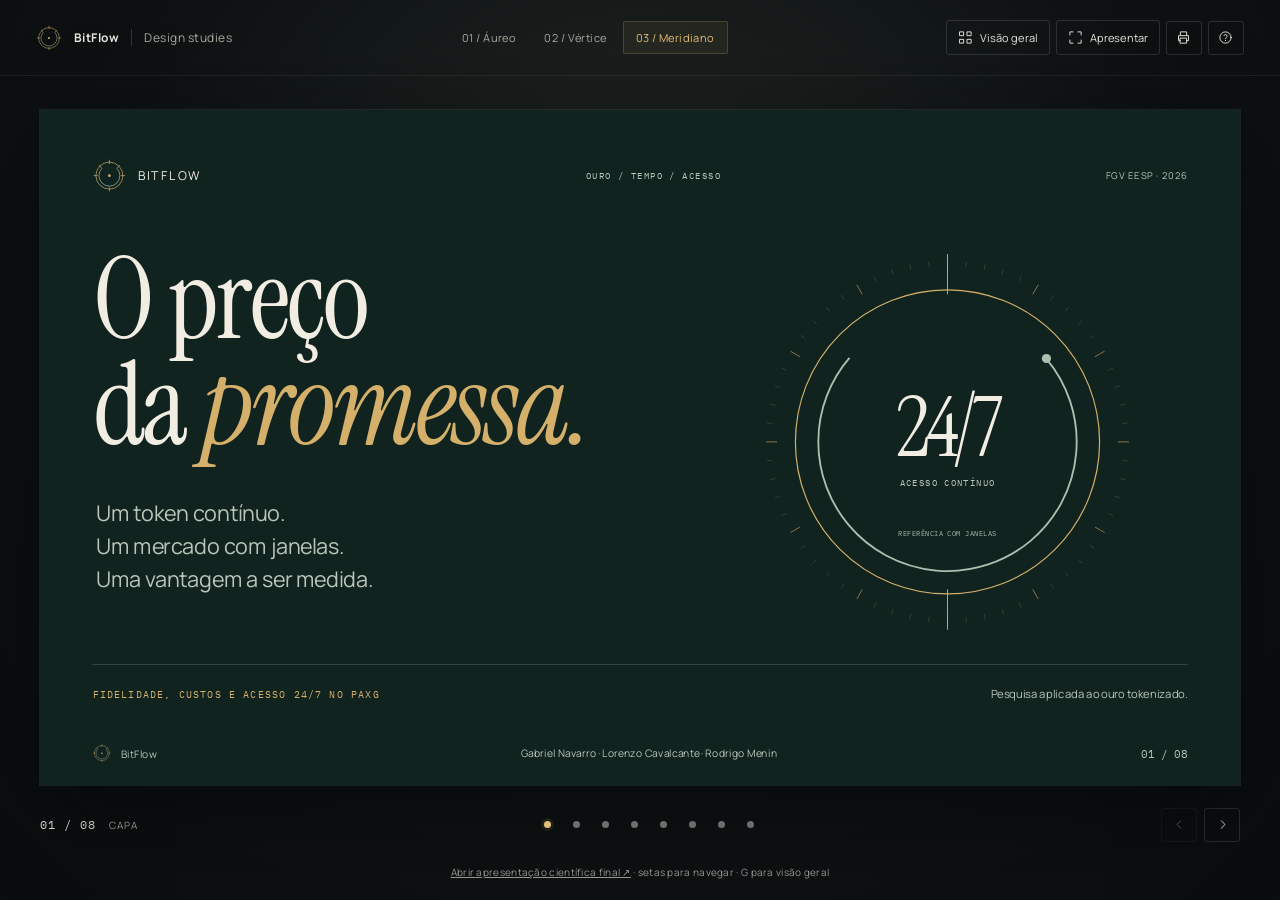
<file: slides/design-systems/03-meridiano.html>
<!doctype html>
<html lang="pt-BR"><head><meta charset="utf-8"><meta name="viewport" content="width=device-width,initial-scale=1"><meta name="color-scheme" content="dark"><meta name="description" content="Meridiano: Tempo & acesso. Sistema visual de slides para O preço da promessa, da BitFlow."><title>03 / Meridiano — BitFlow Design Studies</title><link rel="icon" href="assets/meridiano-symbol.svg" type="image/svg+xml"><link rel="stylesheet" href="assets/presentation.css"><link rel="stylesheet" href="assets/meridiano.css"><script src="assets/presentation.js" defer></script></head>
<body class="theme-meridiano"><header class="viewer-header"><a class="viewer-brand" href="index.html" aria-label="Voltar à biblioteca de sistemas visuais"><svg class="symbol" viewBox="0 0 100 100" aria-hidden="true"><circle cx="50" cy="50" r="40" fill="none" stroke="currentColor" stroke-width="2"/><path d="M28.1 28.1a31 31 0 1 0 43.8 0" fill="none" stroke="var(--reference,#ABC0AF)" stroke-width="2"/><path d="M50 3v13M50 84v13M3 50h13M84 50h13M28 28l-9-9m53 9 9-9" fill="none" stroke="currentColor" stroke-width="2"/><circle cx="50" cy="50" r="4" fill="currentColor"/></svg><b>BitFlow</b><span>Design studies</span></a><nav class="direction-links" aria-label="Direções visuais"><a href="01-aureo.html" >01 / Áureo</a><a href="02-vertice.html" >02 / Vértice</a><a href="03-meridiano.html" aria-current="page">03 / Meridiano</a></nav><div class="viewer-actions"><button type="button" class="ui-button" data-overview aria-pressed="false" title="Visão geral (G)"><svg viewBox="0 0 24 24" fill="none" stroke="currentColor" stroke-width="1.5" stroke-linecap="round" stroke-linejoin="round" aria-hidden="true"><rect x="3" y="3" width="6" height="6"/><rect x="15" y="3" width="6" height="6"/><rect x="3" y="15" width="6" height="6"/><rect x="15" y="15" width="6" height="6"/></svg><span class="button-text">Visão geral</span></button><button type="button" class="ui-button" data-fullscreen aria-pressed="false" title="Tela cheia (F)"><svg viewBox="0 0 24 24" fill="none" stroke="currentColor" stroke-width="1.5" stroke-linecap="round" stroke-linejoin="round" aria-hidden="true"><path d="M8 3H3v5m13-5h5v5M3 16v5h5m8 0h5v-5"/></svg><span class="button-text">Apresentar</span></button><button type="button" class="ui-button icon-button" data-print title="Imprimir ou salvar PDF" aria-label="Imprimir ou salvar PDF"><svg viewBox="0 0 24 24" fill="none" stroke="currentColor" stroke-width="1.5" stroke-linecap="round" stroke-linejoin="round" aria-hidden="true"><path d="M7 8V3h10v5M7 17H4V9h16v8h-3M7 13h10v8H7z"/></svg></button><button type="button" class="ui-button icon-button" data-help title="Atalhos de teclado" aria-label="Abrir atalhos de teclado"><svg viewBox="0 0 24 24" fill="none" stroke="currentColor" stroke-width="1.5" stroke-linecap="round" stroke-linejoin="round" aria-hidden="true"><circle cx="12" cy="12" r="9"/><path d="M9.4 9a2.7 2.7 0 0 1 5.2 1c0 2-2.6 2-2.6 4m0 2.5v.5"/></svg></button></div></header><main class="viewer"><div class="stage" aria-label="Protótipo com oito slides"><section class="slide-shell" data-title="Capa" aria-label="Slide 1: Capa"><article class="slide m-cover" aria-labelledby="title-1"><div class="m-cover-top"><span><svg class="symbol" viewBox="0 0 100 100" aria-hidden="true"><circle cx="50" cy="50" r="40" fill="none" stroke="currentColor" stroke-width="2"/><path d="M28.1 28.1a31 31 0 1 0 43.8 0" fill="none" stroke="var(--reference,#ABC0AF)" stroke-width="2"/><path d="M50 3v13M50 84v13M3 50h13M84 50h13M28 28l-9-9m53 9 9-9" fill="none" stroke="currentColor" stroke-width="2"/><circle cx="50" cy="50" r="4" fill="currentColor"/></svg> BITFLOW</span><span class="mono">OURO / TEMPO / ACESSO</span><span>FGV EESP · 2026</span></div><h1 id="title-1" class="m-cover-title">O preço<br>da <em>promessa.</em></h1><p class="m-cover-copy">Um token contínuo.<br>Um mercado com janelas.<br>Uma vantagem a ser medida.</p><div class="m-cover-orbit"><svg class="orbit-art" viewBox="0 0 440 440" role="img" aria-label="Símbolo conceitual: órbita contínua do token e órbita interrompida da referência."><circle cx="220" cy="220" r="166" fill="none" stroke="currentColor" stroke-width="1.3"/><line x1="220.00" y1="34.00" x2="220.00" y2="22.00" stroke="currentColor" opacity="0.65"/><line x1="240.07" y1="29.05" x2="240.70" y2="23.08" stroke="currentColor" opacity="0.2"/><line x1="259.92" y1="32.20" x2="261.17" y2="26.33" stroke="currentColor" opacity="0.2"/><line x1="279.33" y1="37.40" x2="281.19" y2="31.69" stroke="currentColor" opacity="0.2"/><line x1="298.09" y1="44.60" x2="300.53" y2="39.12" stroke="currentColor" opacity="0.2"/><line x1="313.00" y1="58.92" x2="319.00" y2="48.53" stroke="currentColor" opacity="0.65"/><line x1="332.85" y1="64.67" x2="336.38" y2="59.81" stroke="currentColor" opacity="0.2"/><line x1="348.47" y1="77.32" x2="352.49" y2="72.86" stroke="currentColor" opacity="0.2"/><line x1="362.68" y1="91.53" x2="367.14" y2="87.51" stroke="currentColor" opacity="0.2"/><line x1="375.33" y1="107.15" x2="380.19" y2="103.62" stroke="currentColor" opacity="0.2"/><line x1="381.08" y1="127.00" x2="391.47" y2="121.00" stroke="currentColor" opacity="0.65"/><line x1="395.40" y1="141.91" x2="400.88" y2="139.47" stroke="currentColor" opacity="0.2"/><line x1="402.60" y1="160.67" x2="408.31" y2="158.81" stroke="currentColor" opacity="0.2"/><line x1="407.80" y1="180.08" x2="413.67" y2="178.83" stroke="currentColor" opacity="0.2"/><line x1="410.95" y1="199.93" x2="416.92" y2="199.30" stroke="currentColor" opacity="0.2"/><line x1="406.00" y1="220.00" x2="418.00" y2="220.00" stroke="currentColor" opacity="0.65"/><line x1="410.95" y1="240.07" x2="416.92" y2="240.70" stroke="currentColor" opacity="0.2"/><line x1="407.80" y1="259.92" x2="413.67" y2="261.17" stroke="currentColor" opacity="0.2"/><line x1="402.60" y1="279.33" x2="408.31" y2="281.19" stroke="currentColor" opacity="0.2"/><line x1="395.40" y1="298.09" x2="400.88" y2="300.53" stroke="currentColor" opacity="0.2"/><line x1="381.08" y1="313.00" x2="391.47" y2="319.00" stroke="currentColor" opacity="0.65"/><line x1="375.33" y1="332.85" x2="380.19" y2="336.38" stroke="currentColor" opacity="0.2"/><line x1="362.68" y1="348.47" x2="367.14" y2="352.49" stroke="currentColor" opacity="0.2"/><line x1="348.47" y1="362.68" x2="352.49" y2="367.14" stroke="currentColor" opacity="0.2"/><line x1="332.85" y1="375.33" x2="336.38" y2="380.19" stroke="currentColor" opacity="0.2"/><line x1="313.00" y1="381.08" x2="319.00" y2="391.47" stroke="currentColor" opacity="0.65"/><line x1="298.09" y1="395.40" x2="300.53" y2="400.88" stroke="currentColor" opacity="0.2"/><line x1="279.33" y1="402.60" x2="281.19" y2="408.31" stroke="currentColor" opacity="0.2"/><line x1="259.92" y1="407.80" x2="261.17" y2="413.67" stroke="currentColor" opacity="0.2"/><line x1="240.07" y1="410.95" x2="240.70" y2="416.92" stroke="currentColor" opacity="0.2"/><line x1="220.00" y1="406.00" x2="220.00" y2="418.00" stroke="currentColor" opacity="0.65"/><line x1="199.93" y1="410.95" x2="199.30" y2="416.92" stroke="currentColor" opacity="0.2"/><line x1="180.08" y1="407.80" x2="178.83" y2="413.67" stroke="currentColor" opacity="0.2"/><line x1="160.67" y1="402.60" x2="158.81" y2="408.31" stroke="currentColor" opacity="0.2"/><line x1="141.91" y1="395.40" x2="139.47" y2="400.88" stroke="currentColor" opacity="0.2"/><line x1="127.00" y1="381.08" x2="121.00" y2="391.47" stroke="currentColor" opacity="0.65"/><line x1="107.15" y1="375.33" x2="103.62" y2="380.19" stroke="currentColor" opacity="0.2"/><line x1="91.53" y1="362.68" x2="87.51" y2="367.14" stroke="currentColor" opacity="0.2"/><line x1="77.32" y1="348.47" x2="72.86" y2="352.49" stroke="currentColor" opacity="0.2"/><line x1="64.67" y1="332.85" x2="59.81" y2="336.38" stroke="currentColor" opacity="0.2"/><line x1="58.92" y1="313.00" x2="48.53" y2="319.00" stroke="currentColor" opacity="0.65"/><line x1="44.60" y1="298.09" x2="39.12" y2="300.53" stroke="currentColor" opacity="0.2"/><line x1="37.40" y1="279.33" x2="31.69" y2="281.19" stroke="currentColor" opacity="0.2"/><line x1="32.20" y1="259.92" x2="26.33" y2="261.17" stroke="currentColor" opacity="0.2"/><line x1="29.05" y1="240.07" x2="23.08" y2="240.70" stroke="currentColor" opacity="0.2"/><line x1="34.00" y1="220.00" x2="22.00" y2="220.00" stroke="currentColor" opacity="0.65"/><line x1="29.05" y1="199.93" x2="23.08" y2="199.30" stroke="currentColor" opacity="0.2"/><line x1="32.20" y1="180.08" x2="26.33" y2="178.83" stroke="currentColor" opacity="0.2"/><line x1="37.40" y1="160.67" x2="31.69" y2="158.81" stroke="currentColor" opacity="0.2"/><line x1="44.60" y1="141.91" x2="39.12" y2="139.47" stroke="currentColor" opacity="0.2"/><line x1="58.92" y1="127.00" x2="48.53" y2="121.00" stroke="currentColor" opacity="0.65"/><line x1="64.67" y1="107.15" x2="59.81" y2="103.62" stroke="currentColor" opacity="0.2"/><line x1="77.32" y1="91.53" x2="72.86" y2="87.51" stroke="currentColor" opacity="0.2"/><line x1="91.53" y1="77.32" x2="87.51" y2="72.86" stroke="currentColor" opacity="0.2"/><line x1="107.15" y1="64.67" x2="103.62" y2="59.81" stroke="currentColor" opacity="0.2"/><line x1="127.00" y1="58.92" x2="121.00" y2="48.53" stroke="currentColor" opacity="0.65"/><line x1="141.91" y1="44.60" x2="139.47" y2="39.12" stroke="currentColor" opacity="0.2"/><line x1="160.67" y1="37.40" x2="158.81" y2="31.69" stroke="currentColor" opacity="0.2"/><line x1="180.08" y1="32.20" x2="178.83" y2="26.33" stroke="currentColor" opacity="0.2"/><line x1="199.93" y1="29.05" x2="199.30" y2="23.08" stroke="currentColor" opacity="0.2"/><circle cx="220" cy="220" r="141" fill="none" stroke="var(--reference)" stroke-width="2" stroke-dasharray="641 245" transform="rotate(-40 220 220)"/><path d="M220 15v44M220 381v44" stroke="currentColor"/><circle cx="328" cy="129" r="5" fill="var(--reference)"/><text x="220" y="235" text-anchor="middle" class="orbit-number">24/7</text><text x="220" y="268" text-anchor="middle" class="orbit-label">ACESSO CONTÍNUO</text><text x="220" y="323" text-anchor="middle" class="orbit-small">REFERÊNCIA COM JANELAS</text></svg></div><div class="m-cover-bottom"><span class="mono">FIDELIDADE, CUSTOS E ACESSO 24/7 NO PAXG</span><span>Pesquisa aplicada ao ouro tokenizado.</span></div><footer class="slide-footer"><span class="footer-brand"><svg class="symbol" viewBox="0 0 100 100" aria-hidden="true"><circle cx="50" cy="50" r="40" fill="none" stroke="currentColor" stroke-width="2"/><path d="M28.1 28.1a31 31 0 1 0 43.8 0" fill="none" stroke="var(--reference,#ABC0AF)" stroke-width="2"/><path d="M50 3v13M50 84v13M3 50h13M84 50h13M28 28l-9-9m53 9 9-9" fill="none" stroke="currentColor" stroke-width="2"/><circle cx="50" cy="50" r="4" fill="currentColor"/></svg> BitFlow</span><span class="source">Gabriel Navarro · Lorenzo Cavalcante · Rodrigo Menin</span><span class="slide-index">01 / 08</span></footer></article></section><section class="slide-shell" data-title="Identidade & paleta" aria-label="Slide 2: Identidade & paleta"><article class="slide m-identity light" aria-labelledby="title-2"><p class="eyebrow">03 / MERIDIANO · LÓGICA VISUAL</p><div class="m-identity-grid"><div class="m-symbol-board"><svg class="symbol" viewBox="0 0 100 100" role="img" aria-label="Janela de mercado"><circle cx="50" cy="50" r="40" fill="none" stroke="currentColor" stroke-width="2"/><path d="M28.1 28.1a31 31 0 1 0 43.8 0" fill="none" stroke="var(--reference,#ABC0AF)" stroke-width="2"/><path d="M50 3v13M50 84v13M3 50h13M84 50h13M28 28l-9-9m53 9 9-9" fill="none" stroke="currentColor" stroke-width="2"/><circle cx="50" cy="50" r="4" fill="currentColor"/></svg><span class="mono">JANELA DE MERCADO</span></div><div><h1 id="title-2" class="slide-title">O tempo é a forma<br>do sistema.</h1><p class="body-copy">Uma órbita contínua e outra interrompida.<br>O token e a referência compartilham<br>um centro, mas não o mesmo calendário.</p><p class="small-copy muted">Arcos criam a identidade. Eixos e rótulos medem os dados.<br>O símbolo não representa porcentagem ou retorno.</p></div></div><div class="m-palette-row"><div class="palette"><div class="swatch"><div class="swatch-color" style="background:#10231F"></div><div class="swatch-name">Base</div><div class="swatch-hex">#10231F</div></div><div class="swatch"><div class="swatch-color" style="background:#D4B06B"></div><div class="swatch-name">Ouro</div><div class="swatch-hex">#D4B06B</div></div><div class="swatch"><div class="swatch-color" style="background:#F1EDE2"></div><div class="swatch-name">Texto / claro</div><div class="swatch-hex">#F1EDE2</div></div><div class="swatch"><div class="swatch-color" style="background:#ABC0AF"></div><div class="swatch-name">Referência</div><div class="swatch-hex">#ABC0AF</div></div><div class="swatch"><div class="swatch-color" style="background:#E7A28B"></div><div class="swatch-name">Perda</div><div class="swatch-hex">#E7A28B</div></div></div></div><footer class="slide-footer"><span class="footer-brand"><svg class="symbol" viewBox="0 0 100 100" aria-hidden="true"><circle cx="50" cy="50" r="40" fill="none" stroke="currentColor" stroke-width="2"/><path d="M28.1 28.1a31 31 0 1 0 43.8 0" fill="none" stroke="var(--reference,#ABC0AF)" stroke-width="2"/><path d="M50 3v13M50 84v13M3 50h13M84 50h13M28 28l-9-9m53 9 9-9" fill="none" stroke="currentColor" stroke-width="2"/><circle cx="50" cy="50" r="4" fill="currentColor"/></svg> BitFlow</span><span class="source">Estudo de identidade · O preço da promessa</span><span class="slide-index">02 / 08</span></footer></article></section><section class="slide-shell" data-title="Tipografia & componentes" aria-label="Slide 3: Tipografia & componentes"><article class="slide m-type" aria-labelledby="title-3"><p class="eyebrow">CONTRASTE / RITMO / CLAREZA</p><h1 id="title-3" class="slide-title">O espaço também explica.</h1><div class="m-type-grid"><div><p class="m-type-specimen">Tempo para ler.<br>Espaço para <em>entender.</em></p><p class="small-copy muted">Instrument Serif conduz a narrativa.<br>Manrope organiza a explicação.<br>IBM Plex Mono ancora medidas e datas.</p></div><div class="m-type-scale"><div><span class="mono">TÍTULO</span><strong>60–76</strong><small>px</small></div><div><span class="mono">CORPO</span><strong>22–26</strong><small>px</small></div><div><span class="mono">MARGEM</span><strong>56</strong><small>px</small></div></div></div><div class="m-type-bottom"><span class="mono">BASE 8 PX / CANVAS 16:9 / UMA MENSAGEM POR LÂMINA</span><div class="evidence-chips"><span class="chip">Observado</span><span class="chip assumed">Hipótese</span><span class="chip unknown">Indisponível</span></div></div><footer class="slide-footer"><span class="footer-brand"><svg class="symbol" viewBox="0 0 100 100" aria-hidden="true"><circle cx="50" cy="50" r="40" fill="none" stroke="currentColor" stroke-width="2"/><path d="M28.1 28.1a31 31 0 1 0 43.8 0" fill="none" stroke="var(--reference,#ABC0AF)" stroke-width="2"/><path d="M50 3v13M50 84v13M3 50h13M84 50h13M28 28l-9-9m53 9 9-9" fill="none" stroke="currentColor" stroke-width="2"/><circle cx="50" cy="50" r="4" fill="currentColor"/></svg> BitFlow</span><span class="source">Estudo de identidade · O preço da promessa</span><span class="slide-index">03 / 08</span></footer></article></section><section class="slide-shell" data-title="Processo de pesquisa" aria-label="Slide 4: Processo de pesquisa"><article class="slide m-method light" aria-labelledby="title-4"><p class="eyebrow">CALENDÁRIO / DA OBSERVAÇÃO À COMPARAÇÃO</p><h1 id="title-4" class="slide-title">O token não fecha.<br>A referência tem janelas.</h1><div class="m-calendar"><div class="m-calendar-labels"><span>Sexta<br><b>Fechamento</b></span><span>Fim de semana<br><b>Referência fechada</b></span><span>Domingo<br><b>Reabertura</b></span></div><div class="m-time-track"><span class="mono">TOKEN</span><i></i><b>CONTÍNUO</b></div><div class="m-time-track gold-track"><span class="mono">OURO</span><i></i><b>COM JANELAS</b></div><div class="m-calendar-window"></div></div><div class="m-method-steps"><span>01<br><b>Coletar</b></span><span>02<br><b>Converter em USD</b></span><span>03<br><b>Respeitar o calendário</b></span><span>04<br><b>Medir e testar custos</b></span></div><p class="m-calendar-note">Esquema de calendário, sem escala temporal. Preços ausentes durante o fechamento não são preenchidos.</p><footer class="slide-footer"><span class="footer-brand"><svg class="symbol" viewBox="0 0 100 100" aria-hidden="true"><circle cx="50" cy="50" r="40" fill="none" stroke="currentColor" stroke-width="2"/><path d="M28.1 28.1a31 31 0 1 0 43.8 0" fill="none" stroke="var(--reference,#ABC0AF)" stroke-width="2"/><path d="M50 3v13M50 84v13M3 50h13M84 50h13M28 28l-9-9m53 9 9-9" fill="none" stroke="currentColor" stroke-width="2"/><circle cx="50" cy="50" r="4" fill="currentColor"/></svg> BitFlow</span><span class="source">Processo: fontes → câmbio observado → atividade do ouro → comparação sob hipóteses explícitas</span><span class="slide-index">04 / 08</span></footer></article></section><section class="slide-shell" data-title="Fidelidade de preço" aria-label="Slide 5: Fidelidade de preço"><article class="slide m-data" aria-labelledby="title-5"><p class="eyebrow">REABERTURA / A TRAJETÓRIA DO DESVIO</p><h1 id="title-5" class="slide-title">O preço reencontra a referência.</h1><div class="m-data-grid"><aside><strong><span data-claim="reopen_median_abs_bps" data-raw="48.43799791326794">48,4</span></strong><span class="mono">bps log / MEDIANA INICIAL</span><p>A mediana cai após uma hora.<br>Isso descreve o desvio;<br>não mede lucro de uma operação.</p><span class="chip">Mesmos 301 fins de semana</span></aside><div><svg class="chart trajectory-chart" viewBox="0 0 690 380" role="img" aria-label="Trajetória da mediana do desvio absoluto nos mesmos 301 fins de semana: 48,4 na reabertura, 37,1 uma hora depois e 38,0 sete horas depois. Valores em bps log."><line class="gridline" x1="65" x2="638" y1="300.0" y2="300.0"/><text class="axis-label" x="42" y="304.0">0</text><line class="gridline" x1="65" x2="638" y1="220.0" y2="220.0"/><text class="axis-label" x="42" y="224.0">20</text><line class="gridline" x1="65" x2="638" y1="140.0" y2="140.0"/><text class="axis-label" x="42" y="144.0">40</text><line class="gridline" x1="65" x2="638" y1="60.0" y2="60.0"/><text class="axis-label" x="42" y="64.0">60</text><path d="M96 106.24800836L350 151.45867012L604 148.02704108" fill="none" stroke="var(--gold)" stroke-width="3"/><circle cx="96" cy="106.24800836" r="7" fill="var(--bg)" stroke="var(--gold)" stroke-width="3"/><text class="chart-value" x="96" y="80.24800836" text-anchor="middle">48,4</text><text class="chart-label" x="96" y="340" text-anchor="middle">Reabertura</text><circle cx="350" cy="151.45867012" r="7" fill="var(--bg)" stroke="var(--gold)" stroke-width="3"/><text class="chart-value" x="350" y="125.45867012" text-anchor="middle">37,1</text><text class="chart-label" x="350" y="340" text-anchor="middle">+1 hora</text><circle cx="604" cy="148.02704108" r="7" fill="var(--bg)" stroke="var(--gold)" stroke-width="3"/><text class="chart-value" x="604" y="122.02704108" text-anchor="middle">38,0</text><text class="chart-label" x="604" y="340" text-anchor="middle">+7 horas</text><text class="axis-label" x="65" y="20">Mediana absoluta · bps log</text></svg></div></div><div class="m-data-caption"><span>Tempo relativo à reabertura da referência</span><span class="mono">T₀ / T₀ + 1h / T₀ + 7h</span></div><footer class="slide-footer"><span class="footer-brand"><svg class="symbol" viewBox="0 0 100 100" aria-hidden="true"><circle cx="50" cy="50" r="40" fill="none" stroke="currentColor" stroke-width="2"/><path d="M28.1 28.1a31 31 0 1 0 43.8 0" fill="none" stroke="var(--reference,#ABC0AF)" stroke-width="2"/><path d="M50 3v13M50 84v13M3 50h13M84 50h13M28 28l-9-9m53 9 9-9" fill="none" stroke="currentColor" stroke-width="2"/><circle cx="50" cy="50" r="4" fill="currentColor"/></svg> BitFlow</span><span class="source">Fonte: results/T2_hourly_paired.csv · mesma amostra nos três instantes · sem interpretação causal</span><span class="slide-index">05 / 08</span></footer></article></section><section class="slide-shell" data-title="Convergência & custos" aria-label="Slide 6: Convergência & custos"><article class="slide m-pnl" aria-labelledby="title-6"><p class="eyebrow">CONVERGÊNCIA / ENTRE O SINAL E A CAPTURA</p><h1 id="title-6" class="slide-title">O atrito permanece no caminho.</h1><div class="m-pnl-grid"><div><div class="m-entry-timeline"><div><span class="mono">01 / SINAL</span><h2>Minuto concluído</h2><p>A informação precisa estar disponível.</p></div><div><span class="mono">02 / ENTRADA</span><h2>Minuto seguinte</h2><p>Sem antecipar o preço de execução.</p></div><div><span class="mono">03 / SAÍDA</span><h2>Após 6 horas</h2><p>Quantidades fixas nas duas pernas.</p></div></div></div><aside><span class="eyebrow">SALDO MÉDIO MODELADO</span><strong class="negative"><span data-claim="mean_trade_model_bps" data-raw="-40.01253852620811">−40,0</span></strong><span class="mono">bps / PERNA DE OURO</span><div class="m-pnl-decomposition"><div><b><span data-claim="mean_gross_mid_bps" data-raw="4.526334653643858">+4,5</span></b><span>bruto médio</span></div><div><b><span data-claim="mean_total_modeled_cost_bps" data-raw="44.53887317985197">44,5</span></b><span>custos modelados</span></div></div><p>44 operações avaliadas; 16 sinais incompletos.<br>Antes de financiamento e empréstimo desconhecidos.</p></aside></div><p class="m-pnl-note">Hipótese-base: token 10 bps/execução + spread cheio 10; ouro 1/execução; FX 2/ida e volta; slippage 2/execução.</p><footer class="slide-footer"><span class="footer-brand"><svg class="symbol" viewBox="0 0 100 100" aria-hidden="true"><circle cx="50" cy="50" r="40" fill="none" stroke="currentColor" stroke-width="2"/><path d="M28.1 28.1a31 31 0 1 0 43.8 0" fill="none" stroke="var(--reference,#ABC0AF)" stroke-width="2"/><path d="M50 3v13M50 84v13M3 50h13M84 50h13M28 28l-9-9m53 9 9-9" fill="none" stroke="currentColor" stroke-width="2"/><circle cx="50" cy="50" r="4" fill="currentColor"/></svg> BitFlow</span><span class="source">Fonte: results/T2_baseline_inference.csv · preços de minuto não comprovam execução simultânea</span><span class="slide-index">06 / 08</span></footer></article></section><section class="slide-shell" data-title="Horizonte de manutenção" aria-label="Slide 7: Horizonte de manutenção"><article class="slide m-cost light" aria-labelledby="title-7"><p class="eyebrow">HORIZONTE / O TEMPO NA CONTA</p><h1 id="title-7" class="slide-title">O custo também tem calendário.</h1><p class="m-cost-lede">Marcos de equilíbrio na comparação de custo-base com ETFs.</p><div class="m-horizons"><div><span class="mono">PAXG × GLD</span><strong><span data-claim="GLD_crossing_months" data-raw="9.3">9,3</span></strong><em>meses</em><span class="m-horizon-line"></span><p>40 bps ao ano no ETF.</p></div><div><span class="mono">PAXG × GLDM</span><strong><span data-claim="GLDM_crossing_months" data-raw="37.2">37,2</span></strong><em>meses</em><span class="m-horizon-line"></span><p>10 bps ao ano no ETF.</p></div></div><div class="m-cost-assumptions"><span class="chip assumed">Hipótese-base</span><p>Token: 32 bps de ida e volta; ETF: 1 bp. Armazenamento do token: zero suposto.<br>USD, antes de impostos, sem retirada e com igual possibilidade de acesso.</p></div><footer class="slide-footer"><span class="footer-brand"><svg class="symbol" viewBox="0 0 100 100" aria-hidden="true"><circle cx="50" cy="50" r="40" fill="none" stroke="currentColor" stroke-width="2"/><path d="M28.1 28.1a31 31 0 1 0 43.8 0" fill="none" stroke="var(--reference,#ABC0AF)" stroke-width="2"/><path d="M50 3v13M50 84v13M3 50h13M84 50h13M28 28l-9-9m53 9 9-9" fill="none" stroke="currentColor" stroke-width="2"/><circle cx="50" cy="50" r="4" fill="currentColor"/></svg> BitFlow</span><span class="source">Fonte: results/T3_baseline.csv · taxas e spread corrente dos ETFs; custos do token supostos</span><span class="slide-index">07 / 08</span></footer></article></section><section class="slide-shell" data-title="Tese & conclusão" aria-label="Slide 8: Tese & conclusão"><article class="slide m-close" aria-labelledby="title-8"><p class="eyebrow">O PREÇO DA PROMESSA / CONCLUSÃO</p><h1 id="title-8" class="slide-title">Acesso contínuo.<br>Vantagem <em>condicional.</em></h1><div class="m-close-symbol"><svg class="symbol" viewBox="0 0 100 100" role="img" aria-label="Janela de mercado"><circle cx="50" cy="50" r="40" fill="none" stroke="currentColor" stroke-width="2"/><path d="M28.1 28.1a31 31 0 1 0 43.8 0" fill="none" stroke="var(--reference,#ABC0AF)" stroke-width="2"/><path d="M50 3v13M50 84v13M3 50h13M84 50h13M28 28l-9-9m53 9 9-9" fill="none" stroke="currentColor" stroke-width="2"/><circle cx="50" cy="50" r="4" fill="currentColor"/></svg></div><p class="m-close-copy">Medir a fidelidade. Explicitar o custo.<br>Respeitar o que os dados não mostram.</p><div class="m-close-notes"><div><span class="mono">PREÇO</span><p>Desvios observados<br>não são lucro garantido.</p></div><div><span class="mono">ACESSO</span><p>Livro, latência e empréstimo<br>permanecem limitações.</p></div><div><span class="mono">CENÁRIOS</span><p>55 trajetórias de um mínimo de 78.<br>Sensibilidade determinística aplicada.</p></div></div><footer class="slide-footer"><span class="footer-brand"><svg class="symbol" viewBox="0 0 100 100" aria-hidden="true"><circle cx="50" cy="50" r="40" fill="none" stroke="currentColor" stroke-width="2"/><path d="M28.1 28.1a31 31 0 1 0 43.8 0" fill="none" stroke="var(--reference,#ABC0AF)" stroke-width="2"/><path d="M50 3v13M50 84v13M3 50h13M84 50h13M28 28l-9-9m53 9 9-9" fill="none" stroke="currentColor" stroke-width="2"/><circle cx="50" cy="50" r="4" fill="currentColor"/></svg> BitFlow</span><span class="source">Gabriel Navarro · Lorenzo Cavalcante · Rodrigo Menin</span><span class="slide-index">08 / 08</span></footer></article></section></div><div class="viewer-footer"><div class="slide-meta" aria-live="polite"><strong data-counter>01 / 08</strong><span data-current-title>Capa</span></div><nav class="slide-dots" aria-label="Escolher slide"><button class="slide-dot" type="button" aria-label="Ir para slide 1: Capa" aria-current="false"></button><button class="slide-dot" type="button" aria-label="Ir para slide 2: Identidade & paleta" aria-current="false"></button><button class="slide-dot" type="button" aria-label="Ir para slide 3: Tipografia & componentes" aria-current="false"></button><button class="slide-dot" type="button" aria-label="Ir para slide 4: Processo de pesquisa" aria-current="false"></button><button class="slide-dot" type="button" aria-label="Ir para slide 5: Fidelidade de preço" aria-current="false"></button><button class="slide-dot" type="button" aria-label="Ir para slide 6: Convergência & custos" aria-current="false"></button><button class="slide-dot" type="button" aria-label="Ir para slide 7: Horizonte de manutenção" aria-current="false"></button><button class="slide-dot" type="button" aria-label="Ir para slide 8: Tese & conclusão" aria-current="false"></button></nav><div class="arrow-controls"><button type="button" class="ui-button icon-button" data-prev aria-label="Slide anterior"><svg viewBox="0 0 24 24" fill="none" stroke="currentColor" stroke-width="1.5" stroke-linecap="round" stroke-linejoin="round" aria-hidden="true"><path d="m14 6-6 6 6 6"/></svg></button><button type="button" class="ui-button icon-button" data-next aria-label="Próximo slide"><svg viewBox="0 0 24 24" fill="none" stroke="currentColor" stroke-width="1.5" stroke-linecap="round" stroke-linejoin="round" aria-hidden="true"><path d="m10 6 6 6-6 6"/></svg></button></div></div><p class="viewer-note"><a href="../entrega.html">Abrir apresentação científica final ↗</a> · setas para navegar · G para visão geral</p></main><div class="sr-only" data-announcement aria-live="polite"></div><dialog aria-labelledby="help-title"><h2 id="help-title">Atalhos de apresentação</h2><dl><dt>← / →</dt><dd>Slide anterior / próximo</dd><dt>Home / End</dt><dd>Primeiro / último slide</dd><dt>G</dt><dd>Alternar visão geral</dd><dt>F</dt><dd>Alternar tela cheia</dd><dt>Esc</dt><dd>Sair da visão geral ou tela cheia</dd><dt>Ctrl + P</dt><dd>Imprimir os oito slides</dd></dl><button type="button" class="ui-button" data-close-help>Fechar</button></dialog></body></html>
</file>
<file: slides/design-systems/assets/presentation.css>
@font-face{font-family:Manrope;src:url('fonts/Manrope.ttf') format('truetype');font-weight:200 800;font-display:swap}
@font-face{font-family:'DM Serif Display';src:url('fonts/DMSerifDisplay-Regular.ttf') format('truetype');font-display:swap}
@font-face{font-family:'DM Serif Display';src:url('fonts/DMSerifDisplay-Italic.ttf') format('truetype');font-style:italic;font-display:swap}
@font-face{font-family:'Space Grotesk';src:url('fonts/SpaceGrotesk.ttf') format('truetype');font-weight:300 700;font-display:swap}
@font-face{font-family:'Instrument Serif';src:url('fonts/InstrumentSerif-Regular.ttf') format('truetype');font-display:swap}
@font-face{font-family:'Instrument Serif';src:url('fonts/InstrumentSerif-Italic.ttf') format('truetype');font-style:italic;font-display:swap}
@font-face{font-family:'IBM Plex Mono';src:url('fonts/IBMPlexMono-Regular.ttf') format('truetype');font-display:swap}
*{box-sizing:border-box} :root{color-scheme:dark;--ui:#E8E5DD;--ui-muted:#AAA99F;--ui-gold:#E2BF78}
html{background:#090D0E}body{margin:0;font-family:Manrope,Arial,sans-serif;color:var(--ui);background:radial-gradient(ellipse at 50% 30%,#202523 0%,#0D1112 58%,#090D0E 100%);min-height:100dvh}
button,a{-webkit-tap-highlight-color:transparent}button{font:inherit}a{color:inherit}button:focus-visible,a:focus-visible,summary:focus-visible{outline:2px solid var(--ui-gold);outline-offset:5px}button{cursor:pointer}button:disabled{cursor:default;opacity:.32}
.viewer-header{height:76px;padding:0 36px;display:flex;align-items:center;justify-content:space-between;border-bottom:1px solid #ffffff12;gap:24px}
.viewer-brand{text-decoration:none;display:flex;gap:12px;align-items:center;font-size:12px;letter-spacing:.04em}.viewer-brand svg{width:26px;height:26px}.viewer-brand span{color:var(--ui-muted);border-left:1px solid #ffffff26;padding-left:12px}
.direction-links{display:flex;align-items:center;gap:4px}.direction-links a{font-size:11px;letter-spacing:.04em;text-decoration:none;padding:8px 12px;color:var(--ui-muted);border-radius:2px}.direction-links a[aria-current=page]{color:var(--ui-gold);background:#E2BF7810;border:1px solid #E2BF7833}
.viewer-actions{display:flex;gap:6px;align-items:center}.ui-button{background:transparent;border:1px solid #ffffff20;color:var(--ui);font-size:11px;letter-spacing:.01em;padding:9px 11px;border-radius:3px;display:inline-flex;gap:7px;align-items:center;justify-content:center;min-height:34px;text-decoration:none}.ui-button:hover{background:#ffffff0b;border-color:#ffffff45}.ui-button svg{width:15px;height:15px}.icon-button{width:36px;padding:8px}.ui-button[aria-pressed=true]{border-color:var(--ui-gold);color:var(--ui-gold)}
.viewer{min-height:calc(100dvh - 76px);display:flex;flex-direction:column;justify-content:center;align-items:center;padding:28px 32px 16px;gap:21px}.stage{width:min(calc(100vw - 80px),calc((100dvh - 190px)*16/9),1440px);flex-shrink:0}.slide-shell{width:100%;aspect-ratio:16/9;position:relative;overflow:hidden;box-shadow:0 24px 90px #0006;outline:1px solid #ffffff14;background:var(--bg)}.slide-shell:not(.is-active){display:none}.slide{width:1280px;height:720px;transform:scale(var(--slide-scale,1));transform-origin:top left;position:absolute;inset:0;overflow:hidden;isolation:isolate;background:var(--bg);color:var(--paper);padding:52px 56px 56px;font-family:Manrope,Arial,sans-serif}.slide.light{background:var(--paper);color:var(--bg)}.slide-title{margin:0;font-family:var(--display);font-weight:400;font-size:62px;line-height:1.02;letter-spacing:-.025em}.slide p{margin:0}.eyebrow,.mono{font-family:'IBM Plex Mono',monospace}.eyebrow{font-size:13px;letter-spacing:.11em;text-transform:uppercase;color:var(--muted);line-height:1.5}.light .eyebrow{color:var(--light-muted)}.gold{color:var(--gold)}.light .gold{color:var(--light-gold)}.muted{color:var(--muted)}.light .muted{color:var(--light-muted)}.negative{color:var(--negative)}.slide-footer{position:absolute;bottom:24px;left:56px;right:56px;display:flex;gap:16px;justify-content:space-between;align-items:center;font-size:11px;letter-spacing:.005em;color:var(--muted)}.light .slide-footer{color:var(--light-muted)}.slide-footer .footer-brand{display:flex;gap:10px;align-items:center;white-space:nowrap}.footer-brand svg{height:20px;width:20px}.slide-footer .source{max-width:850px;line-height:1.4}.slide-index{font-family:'IBM Plex Mono',monospace;font-size:12px;white-space:nowrap}
.viewer-footer{display:flex;justify-content:space-between;align-items:center;width:min(calc(100vw - 80px),calc((100dvh - 190px)*16/9),1440px);gap:20px;min-height:38px}.slide-meta{display:flex;align-items:center;gap:13px;font-size:10px;letter-spacing:.1em;text-transform:uppercase;color:var(--ui-muted)}.slide-meta strong{font-family:'IBM Plex Mono';color:var(--ui);font-weight:400;font-size:12px}.slide-dots{display:flex;gap:9px}.slide-dot{width:20px;height:20px;border:0;background:transparent;position:relative;padding:0}.slide-dot:after{content:'';position:absolute;left:6px;top:6px;width:7px;height:7px;border-radius:50%;background:#69706B}.slide-dot[aria-current=true]:after{background:var(--ui-gold);box-shadow:0 0 0 3px #E2BF7817}.arrow-controls{display:flex;gap:7px}.viewer-note{font-size:10px;color:#979C94;letter-spacing:.03em;margin:0;text-align:center}
.is-overview .viewer{justify-content:flex-start;padding-top:32px}.is-overview .stage{width:min(1440px,calc(100vw - 80px));display:grid;grid-template-columns:1fr 1fr;gap:28px}.is-overview .slide-shell{display:block;cursor:zoom-in;transition:outline-color .18s}.is-overview .slide-shell:hover{outline:2px solid var(--ui-gold)}.is-overview .viewer-footer{position:sticky;bottom:12px;background:#121715ed;border:1px solid #ffffff20;padding:12px 18px;border-radius:4px;width:auto;min-width:400px}.is-overview .viewer-note{display:none}
dialog{max-width:430px;padding:32px;background:#19201D;border:1px solid #DFBE7850;color:var(--ui);border-radius:4px;font-size:14px}dialog::backdrop{background:#0009;backdrop-filter:blur(4px)}dialog h2{margin:0 0 24px;font-size:24px;font-weight:500}dialog dl{display:grid;grid-template-columns:110px 1fr;gap:15px;margin:0 0 24px}dialog dt{font-family:'IBM Plex Mono';color:var(--ui-gold)}dialog dd{margin:0;color:var(--ui-muted)}dialog .ui-button{width:100%}
.chip{font-family:'IBM Plex Mono';font-size:12px;display:inline-flex;align-items:center;gap:8px;padding:7px 11px;border:1px solid var(--line);width:max-content;white-space:nowrap}.chip:before{content:'';width:6px;height:6px;background:var(--gold);border-radius:50%;flex-shrink:0}.chip.assumed:before{background:transparent;border:1px solid currentColor;border-radius:0}.chip.unknown{border-style:dashed}.chip.unknown:before{background:transparent;border:1px dashed currentColor}.light .chip{border-color:var(--line-light)}.light .chip:before{background:var(--light-gold)}.light .chip.assumed:before,.light .chip.unknown:before{background:transparent}.rule{height:1px;background:var(--line)}.light .rule{background:var(--line-light)}.body-copy{font-size:23px;line-height:1.55;letter-spacing:-.02em}.small-copy{font-size:17px;line-height:1.55}.fine{font-size:13px;line-height:1.6}.number{font-family:var(--numbers);font-variant-numeric:tabular-nums}.sr-only{position:absolute;width:1px;height:1px;padding:0;margin:-1px;overflow:hidden;clip:rect(0,0,0,0);white-space:nowrap;border:0}
.palette{display:flex;gap:10px}.swatch{flex:1;min-width:0}.swatch-color{height:68px;border:1px solid #ffffff1c;margin-bottom:12px}.swatch-name{font-size:12px;font-weight:600;line-height:1.4}.swatch-hex{font:11px 'IBM Plex Mono';margin-top:5px;color:var(--muted)}.light .swatch-color{border-color:#0002}.light .swatch-hex{color:var(--light-muted)}.palette .swatch-dark-label{color:var(--bg)}
.chart{overflow:visible;width:100%;height:auto}.chart text{fill:currentColor;font-family:Manrope,Arial,sans-serif}.chart .axis-label{font:12px 'IBM Plex Mono';fill:var(--muted)}.light .chart .axis-label{fill:var(--light-muted)}.chart .gridline{stroke:var(--line);stroke-width:1}.light .chart .gridline{stroke:var(--line-light)}.chart .series-primary{fill:var(--gold)}.light .chart .series-primary{fill:var(--light-gold)}.chart .series-reference{fill:var(--reference)}.light .chart .series-reference{fill:var(--light-ref)}.chart .series-negative{fill:var(--negative)}.light .chart .series-negative{fill:var(--light-negative)}.chart .chart-value{font-family:'IBM Plex Mono';font-size:16px}.chart .chart-label{font-size:15px}.chart .caption{font-size:12px}.cover-symbol svg{width:100%;height:100%;overflow:visible}
@media (max-width:1050px){.viewer-header{padding:0 20px;gap:14px}.viewer-brand span{display:none}.direction-links a{padding:8px}.viewer-actions .button-text{display:none}.viewer-actions .ui-button{width:35px;padding:8px}.viewer{padding-left:20px;padding-right:20px}.stage,.viewer-footer{width:min(calc(100vw - 40px),calc((100dvh - 190px)*16/9))}}
@media (max-width:640px){.viewer-header{height:auto;min-height:104px;flex-wrap:wrap;padding:14px 18px;gap:10px}.viewer-brand{font-size:11px}.direction-links{order:3;width:100%;justify-content:center}.direction-links a{font-size:10px}.viewer-actions{gap:5px}.viewer{min-height:calc(100dvh - 104px);padding:24px 14px;gap:20px}.stage{width:calc(100vw - 28px)}.viewer-footer{width:calc(100vw - 28px);flex-wrap:wrap;gap:14px}.slide-meta{font-size:9px;gap:8px}.slide-dots{order:3;width:100%;justify-content:center}.viewer-note{max-width:270px;line-height:1.7}.is-overview .stage{grid-template-columns:1fr;width:calc(100vw - 28px);gap:18px}.is-overview .viewer-footer{min-width:0;width:100%;bottom:8px}}
@media (prefers-reduced-motion:reduce){*,*:before,*:after{animation:none!important;transition:none!important;scroll-behavior:auto!important}}
@media print{@page{size:1280px 720px;margin:0}html,body{margin:0!important;padding:0!important;background:white!important;min-height:0!important;-webkit-print-color-adjust:exact;print-color-adjust:exact}.viewer-header,.viewer-footer,.viewer-note,dialog{display:none!important}.viewer,.stage{display:block!important;margin:0!important;padding:0!important;width:1280px!important;min-height:0!important}.slide-shell{display:block!important;width:1280px!important;height:720px!important;aspect-ratio:auto!important;break-after:page;page-break-after:always;box-shadow:none!important;outline:none!important;position:relative!important}.slide-shell:last-child{break-after:auto;page-break-after:auto}.slide{transform:none!important;position:absolute!important}.stage{gap:0!important}}
</file>
<file: slides/design-systems/assets/aureo.css>
.theme-aureo{--bg:#171914;--surface:#32382F;--gold:#CFAD68;--paper:#F3EEE3;--muted:#B8BCAF;--reference:#A4B7A4;--negative:#E69B88;--display:'DM Serif Display',Georgia,serif;--numbers:'DM Serif Display',Georgia,serif;--line:#CFAD6838;--line-light:#17191426;--light-muted:#5C6254;--light-gold:#806225;--light-ref:#5C6B55;--light-negative:#A54937}

/* Áureo / intervalo. The open register replaces the repeating panel layout. */
.theme-aureo .symbol{color:var(--gold)}
.theme-aureo .light .symbol{color:var(--light-gold)}
.theme-aureo .slide{padding:52px 64px 56px}
.theme-aureo .slide-title{font-family:var(--display);font-weight:400;font-size:68px;line-height:1.04;letter-spacing:-.025em;margin:0}
.theme-aureo .slide-title em{font-weight:400;color:var(--light-gold)}
.theme-aureo .slide-footer{left:64px;right:56px;font-size:11px}
.theme-aureo .slide-footer .source{max-width:780px}
.a-section-note{font-size:13px;letter-spacing:.01em;color:var(--muted);line-height:1.5}
.light .a-section-note{color:var(--light-muted)}

/* 01 — A typographic cover, with one deliberate displacement. */
.a-cover-imprint{display:flex;align-items:center;gap:13px;font-size:19px;font-weight:600;letter-spacing:-.025em;position:absolute;top:51px;left:64px}
.a-cover-imprint .symbol{width:35px;height:35px}
.a-cover-event{position:absolute;right:64px;top:53px;text-align:right;font-size:12px;line-height:1.75;color:var(--muted)}
.a-cover-title{position:absolute;top:130px;left:64px;margin:0;font:400 145px/1.01 var(--display);letter-spacing:-.04em;z-index:1}
.a-cover-title>span{display:block}
.a-cover-title .a-cover-second{margin-left:177px;margin-top:13px;white-space:nowrap}
.a-cover-title small{font-size:58px;letter-spacing:-.02em;position:relative;top:-2px}
.a-cover-title em{font-weight:400;color:var(--gold);letter-spacing:-.035em}
.a-cover-mark{position:absolute;right:63px;top:126px;width:210px;height:210px}
.a-cover-registration{position:absolute;left:64px;top:471px;display:flex;gap:15px}
.a-cover-registration i{display:block;height:1px;background:var(--gold);width:125px}
.a-cover-registration i:last-child{position:relative;top:12px;width:55px}
.a-cover-description{position:absolute;left:64px;top:521px;font-size:23px;line-height:1.55;letter-spacing:-.02em;color:var(--paper)}
.a-cover-question{position:absolute;left:823px;top:515px;font:400 27px/1.25 var(--display);color:var(--muted)}
.a-cover-date{position:absolute;right:64px;top:407px;font:10px 'IBM Plex Mono';letter-spacing:.04em;color:var(--muted)}

/* 02 — An assay drawing and an ink register, without a logo tile. */
.a-identity>.slide-title{position:absolute;left:64px;top:94px;font-size:77px}
.a-brand-study{position:absolute;left:38px;top:296px;width:600px;height:220px}
.interval-drawing{width:100%;height:100%;overflow:visible}
.interval-drawing .solid-gold{fill:var(--light-gold)}
.interval-drawing .outline-gold{fill:none;stroke:var(--light-gold);stroke-width:2}
.interval-drawing .annotation-line{fill:none;stroke:var(--light-muted);stroke-width:1}
.interval-drawing .drawing-label{font:21px 'DM Serif Display';fill:var(--bg)}
.interval-drawing .drawing-note{font:11px Manrope;fill:var(--light-muted)}
.a-brand-description{position:absolute;left:64px;top:540px;max-width:585px;font-size:16px;line-height:1.75;color:var(--light-muted)}
.a-ink-register{position:absolute;left:741px;right:64px;top:97px}
.a-register-caption{font:400 23px var(--display);margin-bottom:29px!important}
.a-ink-row{position:relative;height:89px}
.a-ink-sample{height:29px;max-width:100%;border:1px solid #17191426}
.a-ink-row>div:last-child{display:flex;align-items:baseline;gap:12px;padding-top:9px;position:relative}
.a-ink-row b{font-size:12px;font-weight:500}
.a-ink-row span{font:10px 'IBM Plex Mono';color:var(--light-muted)}
.a-ink-row small{font-size:10px;color:var(--light-muted);margin-left:auto}

/* 03 — A composition proof, read as a printed page. */
.a-type>.slide-title{position:absolute;left:64px;top:99px;font-size:104px;line-height:.97}
.a-type-caption{position:absolute;left:68px;top:337px;font-size:12px;color:var(--light-muted)}
.a-type-paragraph{position:absolute;left:68px;top:423px;font-size:25px;line-height:1.6;letter-spacing:-.02em}
.a-type-settings{position:absolute;left:823px;top:151px;width:343px}
.a-type-settings>div{position:relative;margin-bottom:31px;padding-left:35px}
.a-type-settings b{position:absolute;left:0;top:7px;font:10px 'IBM Plex Mono';color:var(--light-gold);font-weight:400}
.a-type-settings h2{font-size:21px;font-weight:500;letter-spacing:-.02em;margin:0 0 12px}
.a-type-settings p{font-size:13px;line-height:1.7;color:var(--light-muted)}
.a-margin-mark{position:absolute;right:34px;top:127px;width:22px;height:444px;color:var(--light-muted)}
.a-margin-mark>span{font:9px 'IBM Plex Mono';position:relative;left:-3px}
.a-margin-mark>i{display:block;position:absolute;right:9px;top:30px;bottom:0;width:1px;background:var(--line-light)}
.a-margin-mark>i:before,.a-margin-mark>i:after{content:'';position:absolute;left:-4px;width:9px;height:1px;background:var(--line-light)}
.a-margin-mark>i:before{top:0}.a-margin-mark>i:after{bottom:0}
.a-evidence-register{position:absolute;left:68px;right:85px;bottom:84px;display:flex;align-items:center;gap:35px;padding-top:18px;border-top:1px solid var(--line-light);font-size:12px}
.a-evidence-register>span{color:var(--light-muted);margin-right:auto}
.a-evidence-register>b{font-size:12px;font-weight:400;display:inline-flex;align-items:center;gap:10px}
.a-evidence-register>b:before{content:'';display:block;flex-shrink:0;width:6px;height:6px;background:var(--light-gold);border-radius:50%}
.a-evidence-register .a-assumed:before{background:none;border:1px solid var(--bg);border-radius:0}
.a-evidence-register .a-missing:before{height:1px;width:10px;background:var(--light-muted);border-radius:0}

/* 04 — The sample is the left leaf of an open research register. */
.a-sample-sheet{position:absolute;inset:0 auto 0 0;width:320px;background:var(--gold);padding:52px 40px 64px 64px;color:var(--bg)}
.a-sample-sheet>p{font:10px 'IBM Plex Mono';letter-spacing:.045em;white-space:nowrap}
.a-sample-sheet>h2{font:400 42px/1.04 var(--display);margin:52px 0 0;letter-spacing:-.025em}
.a-sample-arithmetic{position:absolute;top:328px;left:64px;right:35px}
.a-sample-arithmetic>div{display:flex;align-items:baseline;justify-content:space-between;gap:15px;margin-bottom:22px}
.a-sample-arithmetic strong{font:400 53px/1.1 var(--display);letter-spacing:-.03em}
.a-sample-arithmetic>div>span{font-size:11px;line-height:1.6;max-width:100px}
.a-sample-exclusions strong{font-size:35px}
.a-sample-total{border-top:1px solid #17191468;padding-top:19px}
.a-sample-total strong{font-size:70px}
.a-method>.a-section-note{position:absolute;left:392px;top:53px}
.a-method>.slide-title{position:absolute;left:392px;top:99px;font-size:64px}
.a-assay-register{position:absolute;left:392px;right:64px;top:285px}
.a-assay-row{display:grid;grid-template-columns:36px 166px 1fr;gap:12px;align-items:center;min-height:65px}
.a-assay-row+.a-assay-row{border-top:1px solid var(--line)}
.a-assay-row>span{font:11px 'IBM Plex Mono';color:var(--gold)}
.a-assay-row h2{font:400 28px var(--display);letter-spacing:-.01em;margin:0}
.a-assay-row p{font-size:14px;line-height:1.6;color:var(--muted)}
.a-method-coverage{position:absolute;left:392px;right:64px;top:585px;display:flex;align-items:center;gap:25px}
.a-method-coverage strong{font:400 43px var(--display);color:var(--gold);letter-spacing:-.03em}
.a-method-coverage p{font-size:12px;line-height:1.7;color:var(--muted)}
.a-method .slide-footer .footer-brand{color:var(--bg)}
.a-method .slide-footer .footer-brand .symbol{color:var(--bg)}
.a-method .slide-footer .source{max-width:720px}

/* 05 — The statistic becomes the opening sentence; the plot spans the page. */
.a-data-lead{position:absolute;left:64px;top:101px}
.a-data-lead>strong{display:block;font:400 167px/1.05 var(--display);letter-spacing:-.06em;color:var(--light-gold)}
.a-data-lead>span{display:block;font:12px 'IBM Plex Mono';margin-top:14px;color:var(--light-muted)}
.a-data>.slide-title{position:absolute;left:548px;top:111px;font-size:64px;line-height:1.04}
.a-data-reading{position:absolute;left:553px;top:277px;font-size:16px;line-height:1.65;color:var(--light-muted)}
.a-distribution-figure{position:absolute;left:64px;right:56px;top:365px;height:267px}
.distribution-ruler{height:100%;width:100%}
.distribution-ruler .ruler-grid{stroke:var(--line-light);stroke-width:1}
.distribution-ruler .ruler-label{font:20px 'DM Serif Display';fill:var(--bg)}
.distribution-ruler .ruler-sample{font:11px Manrope;fill:var(--light-muted)}
.distribution-ruler .ruler-link{fill:none;stroke:var(--light-ref);stroke-width:1.5}
.distribution-ruler .ruler-end{fill:none;stroke:var(--bg);stroke-width:1.5}
.distribution-ruler .ruler-median{fill:var(--light-gold)}
.distribution-ruler .ruler-value{font:15px 'IBM Plex Mono';fill:var(--bg)}
.distribution-ruler .ruler-tick{font:11px 'IBM Plex Mono';fill:var(--light-muted)}
.distribution-ruler .ruler-legend{font:11px Manrope;fill:var(--light-muted)}
.distribution-ruler .ruler-disclaimer{font:11px Manrope;fill:var(--light-muted)}

/* 06 — A full-height settlement page, rather than a KPI sidebar. */
.a-pnl>.slide-title{position:absolute;left:64px;top:106px;font-size:68px}
.a-waterfall-figure{position:absolute;left:49px;top:274px;width:768px;height:340px}
.a-waterfall-figure .chart{height:100%;width:100%}
.a-settlement-sheet{position:absolute;right:0;top:0;bottom:0;width:370px;background:var(--paper);color:var(--bg);padding:55px 40px 65px}
.a-settlement-code{font:10px 'IBM Plex Mono';letter-spacing:.04em;color:var(--light-muted)}
.a-settlement-sheet>h2{font:400 39px/1.03 var(--display);margin:37px 0 38px;letter-spacing:-.02em}
.a-account-row{display:flex;justify-content:space-between;align-items:baseline;gap:12px;padding:14px 0;border-bottom:1px solid var(--line-light)}
.a-account-row>span{font-size:13px;color:var(--light-muted)}
.a-account-row>b{font:400 23px var(--display)}
.a-account-total{padding-top:27px}
.a-account-total>span{display:block;font-size:12px;color:var(--light-muted)}
.a-account-total>strong{display:block;font:400 90px/1.1 var(--display);letter-spacing:-.055em;color:var(--light-negative);margin-top:7px}
.a-account-total>small{font:10px 'IBM Plex Mono';display:block;margin-top:10px;color:var(--light-muted)}
.a-account-sample{margin-top:28px!important;font-size:12px;line-height:1.75;color:var(--light-muted)}
.a-account-unknown{margin-top:21px!important;padding-top:18px;border-top:1px dashed var(--line-light);font-size:12px;line-height:1.75;color:var(--light-muted)}
.a-pnl-assumptions{position:absolute;left:64px;top:616px;font-size:11px;line-height:1.65;color:var(--muted)}
.a-pnl .slide-footer .source{max-width:660px;font-size:10px}
.a-pnl .slide-footer .slide-index{color:var(--light-muted)}

/* 07 — One calendar scale; two cost horizons. */
.a-cost>.slide-title{position:absolute;left:64px;top:107px;font-size:66px;line-height:1.05}
.a-horizon-reading{position:absolute;left:68px;top:346px;font-size:19px;line-height:1.7}
.a-horizon-scope{position:absolute;left:68px;top:468px;font-size:12px;line-height:1.8;color:var(--light-muted)}
.a-horizon-figure{position:absolute;left:534px;right:56px;top:110px;height:430px}
.horizon-ruler{width:100%;height:100%;overflow:visible}
.horizon-ruler .horizon-caption{font:12px Manrope;fill:var(--light-muted)}
.horizon-ruler .horizon-name{font:11px Manrope;fill:var(--light-muted)}
.horizon-ruler .horizon-number{font:70px 'DM Serif Display';fill:var(--light-gold);letter-spacing:-.03em}
.horizon-ruler .horizon-leader{fill:none;stroke:var(--light-gold);stroke-width:1}
.horizon-ruler .horizon-axis{fill:none;stroke:var(--light-muted);stroke-width:1}
.horizon-ruler .horizon-point{fill:var(--light-gold)}
.horizon-ruler .horizon-tick{font:11px 'IBM Plex Mono';fill:var(--light-muted)}
.a-cost-premises{position:absolute;left:68px;right:64px;top:586px;display:flex;gap:40px;border-top:1px solid var(--line-light);padding-top:20px;align-items:baseline}
.a-cost-premises>span{font:400 23px var(--display);white-space:nowrap}
.a-cost-premises>p{font-size:12px;line-height:1.8;color:var(--light-muted)}

/* 08 — The two halves of the mark become the closing composition. */
.a-close{background:var(--gold);color:var(--bg)}
.a-close .a-section-note{color:var(--bg)}
.a-close>.slide-title{position:absolute;left:64px;top:126px;font-size:108px;line-height:1.05}
.a-closing-cut{position:absolute;left:236px;right:0;top:281px;height:171px;background:var(--bg)}
.a-closing-answer{position:absolute;left:282px;top:302px;font:400 81px/1.2 var(--display);letter-spacing:-.025em;color:var(--gold);white-space:nowrap}
.a-closing-answer em{font-weight:400}
.a-closing-reading{position:absolute;left:68px;top:528px;font-size:19px;line-height:1.7;letter-spacing:-.02em}
.a-closing-limit{position:absolute;left:920px;top:513px;width:300px}
.a-closing-limit>span{font:400 38px var(--display);letter-spacing:-.025em}
.a-closing-limit>p{font-size:12px;line-height:1.7;margin-top:8px}
.a-close .slide-footer{color:var(--bg)}
.a-close .slide-footer .symbol{color:var(--bg)}
</file>
<file: slides/design-systems/assets/vertice.css>
.theme-vertice{--bg:#0C1522;--surface:#152536;--gold:#F0C66D;--paper:#EDF2F5;--muted:#ACBAC8;--reference:#8CD1DD;--negative:#F0A18E;--display:'Space Grotesk',Arial,sans-serif;--numbers:'IBM Plex Mono',monospace;--line:#8CD1DD29;--line-light:#0C152226;--light-muted:#53616C;--light-gold:#79581D;--light-ref:#366D78;--light-negative:#A44936}
.symbol{color:var(--gold)}.grid-texture{background-image:linear-gradient(#8CD1DD06 1px,transparent 1px),linear-gradient(90deg,#8CD1DD06 1px,transparent 1px);background-size:48px 48px}.slide-title{font-size:54px;font-weight:500;letter-spacing:-.04em;margin-top:19px;line-height:1.1}.eyebrow{font-size:12px;letter-spacing:.08em}.v-cover-top{display:flex;justify-content:space-between;align-items:center;font-size:12px;letter-spacing:.07em}.v-cover-top>span:first-child{display:flex;align-items:center;gap:13px}.v-cover-top .symbol{width:36px;height:36px}.v-cover-top .mono{color:var(--muted);font-size:11px}.v-cover-tags{position:absolute;top:122px;left:60px;font-size:12px;letter-spacing:.11em;color:var(--gold)}.v-cover-title{position:absolute;top:166px;left:56px;margin:0;font:500 90px/.98 var(--display);letter-spacing:-.065em}.v-cover-title>span{color:var(--gold)}.v-cover-subtitle{position:absolute;top:382px;left:60px;font-size:22px;line-height:1.6;color:var(--muted);letter-spacing:-.025em}.v-cover-diagram{position:absolute;left:768px;top:135px;width:425px;height:376px}.reference-art{width:100%;height:100%}.reference-art .diagram-label{fill:var(--muted);font:11px 'IBM Plex Mono';letter-spacing:.08em}.reference-art .diagram-unit{fill:var(--paper);font:400 30px 'Space Grotesk'}.reference-art .diagram-small{fill:var(--muted);font:9px 'IBM Plex Mono';letter-spacing:.07em}.v-cover-metrics{position:absolute;left:56px;right:56px;bottom:87px;display:grid;grid-template-columns:repeat(3,1fr);border-top:1px solid var(--line);padding-top:23px;gap:35px}.v-cover-metrics>div{display:grid;grid-template-columns:auto 1fr;column-gap:18px;align-items:baseline}.v-cover-metrics>div>span{grid-column:1/3;font-size:9px;letter-spacing:.09em;color:var(--muted);margin-bottom:11px}.v-cover-metrics strong{font:400 45px 'Space Grotesk';letter-spacing:-.06em}.v-cover-metrics small{font-size:12px;color:var(--muted);line-height:1.5}.v-cover-metrics>div:last-child strong{color:var(--gold)}
.v-identity .slide-title{font-size:54px}.v-identity-grid{display:grid;grid-template-columns:355px 1fr;gap:45px;margin-top:42px}.v-symbol-board{border:1px solid var(--line);height:394px;display:flex;flex-direction:column;align-items:center;padding:30px 18px;position:relative;background-image:linear-gradient(#8CD1DD08 1px,transparent 1px),linear-gradient(90deg,#8CD1DD08 1px,transparent 1px);background-size:28px 28px}.v-symbol-board .symbol{width:161px;height:161px;margin-bottom:20px}.v-symbol-board>span{font-size:12px;color:var(--gold);letter-spacing:.1em}.v-symbol-board p{font-size:14px;line-height:1.7;text-align:center;margin-top:22px;color:var(--muted)}.v-palette-board .palette{display:grid;grid-template-columns:repeat(3,1fr);gap:27px 19px}.v-palette-board .swatch{display:grid;grid-template-columns:58px 1fr;column-gap:13px;align-content:center}.v-palette-board .swatch-color{height:58px;margin:0;grid-row:1/3}.v-palette-board .swatch-name{font-size:12px;align-self:end}.v-palette-board .swatch-hex{font-size:10px;margin-top:6px;align-self:start}.v-design-principles{display:grid;grid-template-columns:repeat(3,1fr);gap:22px;margin-top:47px;padding-top:25px;border-top:1px solid var(--line)}.v-design-principles .mono{font-size:10px;letter-spacing:.09em;color:var(--reference)}.v-design-principles b{display:block;font:500 20px 'Space Grotesk';margin:16px 0 12px}.v-design-principles p{font-size:13px;color:var(--muted);line-height:1.6}
.v-type-grid{display:grid;grid-template-columns:1.55fr 1fr;gap:80px;margin-top:38px}.v-type-grid>div>.eyebrow{font-size:10px;letter-spacing:.09em}.v-type-heading{font:500 49px/1.08 var(--display);letter-spacing:-.04em;margin-top:18px!important}.v-type-numbers{font-size:38px;letter-spacing:-.08em;line-height:1.5;margin-top:18px;color:var(--paper)}.v-type-numbers>span{font-size:33px;letter-spacing:-.06em;color:var(--gold)}.v-type-grid .small-copy{font-size:14px;line-height:1.7;margin-top:16px}.v-token-table{align-self:start;border-top:1px solid var(--line)}.v-token-table>div{padding:15px 0;border-bottom:1px solid var(--line);display:flex;align-items:center;justify-content:space-between;font-size:15px}.v-token-table>div>span{color:var(--muted)}.v-token-table b{font:13px 'IBM Plex Mono';font-weight:400}.v-evidence-bar{position:absolute;bottom:81px;left:56px;right:56px;display:flex;align-items:center;gap:24px;border-top:1px solid var(--line);padding-top:24px}.v-evidence-bar>.eyebrow{font-size:10px}.v-evidence-bar>.fine{font-size:11px;margin-left:auto}.v-evidence-bar .chip{font-size:11px}
.v-method-lede{font-size:19px;color:var(--muted);line-height:1.6;margin-top:23px!important;max-width:920px}.v-flow{display:grid;grid-template-columns:repeat(4,1fr);gap:30px;margin-top:51px}.v-flow>div{border:1px solid var(--line);padding:23px 22px 20px;position:relative;background:var(--surface)}.v-flow>div:not(:last-child):after{content:'→';position:absolute;right:-25px;top:54px;font:17px 'IBM Plex Mono';color:var(--reference)}.v-flow .mono{font-size:11px;color:var(--gold)}.v-flow h2{font:500 25px var(--display);margin:18px 0 12px;letter-spacing:-.03em}.v-flow p{font:12px 'IBM Plex Mono';color:var(--muted)}.v-selection{display:flex;align-items:center;gap:43px;margin-top:42px}.v-selection .eyebrow{font-size:10px;letter-spacing:.04em}.v-selection strong{display:block;font:500 66px var(--display);letter-spacing:-.06em;margin-top:8px}.v-select-arrow{font:400 38px var(--display);color:var(--muted)}.v-selection>p{font-size:15px;line-height:1.7;color:var(--muted);border-left:1px solid var(--line);padding-left:32px;margin-left:auto}.v-method-note{position:absolute;left:56px;right:56px;bottom:85px;font-size:11px;color:var(--reference);letter-spacing:.04em}
.v-data-grid{display:grid;grid-template-columns:762px 1fr;gap:42px;margin-top:51px}.v-plot-heading{font-size:11px;letter-spacing:.08em;color:var(--muted);padding-bottom:15px;border-bottom:1px solid var(--line);margin-bottom:21px}.v-data-grid aside{padding:23px 23px 20px;background:var(--surface);border-top:2px solid var(--gold);margin-top:0}.v-terminal-label{font-size:10px;letter-spacing:.03em;color:var(--reference);margin-bottom:24px}.v-table-row{display:flex;align-items:baseline;justify-content:space-between;border-bottom:1px solid var(--line);padding:15px 0;gap:15px}.v-table-row>span{font-size:13px;color:var(--muted)}.v-table-row b{font:22px 'IBM Plex Mono';letter-spacing:-.03em;font-weight:400}.v-table-row:first-of-type b{color:var(--gold)}.v-data-grid aside p{font-size:13px;line-height:1.7;color:var(--muted);margin-top:20px}.v-source-strip{position:absolute;bottom:87px;left:56px;right:56px;display:flex;align-items:center;gap:22px}.v-source-strip>.mono{font-size:10px;color:var(--muted);letter-spacing:.02em}
.v-pnl .slide-title{font-size:51px}.v-pnl-grid{display:grid;grid-template-columns:762px 1fr;gap:42px;margin-top:35px}.v-pnl-grid aside{padding-left:23px;border-left:1px solid var(--line)}.v-pnl-grid aside>.eyebrow{font-size:10px;letter-spacing:.02em}.v-pnl-grid aside>strong{display:block;font:400 70px/1.1 'Space Grotesk';letter-spacing:-.07em;margin:17px 0 8px}.v-pnl-grid aside>.mono{font-size:11px;color:var(--muted)}.v-pnl-counts{display:flex;gap:25px;margin:28px 0 25px}.v-pnl-counts b{font:400 32px 'IBM Plex Mono'}.v-pnl-counts>div>span{display:block;font-size:11px;color:var(--muted);line-height:1.6;margin-top:5px}.v-pnl-grid aside>.chip{font-size:9px;padding:8px;white-space:normal}.v-pnl-foot{position:absolute;left:56px;right:56px;bottom:81px;font-size:12px;line-height:1.8;color:var(--muted)}
.v-cost-grid{display:grid;grid-template-columns:823px 1fr;gap:37px;margin-top:34px}.v-cost-grid aside{border-left:1px solid var(--line);padding-left:29px;padding-top:16px}.v-cost-grid aside>.eyebrow{font-size:10px;letter-spacing:.02em}.v-cost-grid aside>div{margin-top:27px}.v-cost-grid aside>div>span{display:block;font:12px 'IBM Plex Mono';color:var(--reference)}.v-cost-grid strong{display:flex;align-items:baseline;gap:13px;font:500 53px/1.2 'Space Grotesk';letter-spacing:-.05em;color:var(--gold);margin-top:8px}.v-cost-grid small{font:12px Manrope;letter-spacing:0;color:var(--muted)}.v-cost-grid aside>p{font-size:13px;color:var(--muted);line-height:1.8;margin-top:25px}.v-cost-note{position:absolute;left:56px;right:56px;bottom:78px;font-size:10px;letter-spacing:-.02em;color:var(--muted);line-height:1.7}
.v-close .slide-title{font-size:75px;line-height:1.05;margin-top:47px;max-width:1070px}.v-close-equation{display:flex;align-items:center;gap:37px;margin-top:38px;padding:28px 0;border-top:1px solid var(--line);border-bottom:1px solid var(--line)}.v-close-equation>div{flex:1;min-width:0}.v-close-equation strong{display:block;font:500 58px 'Space Grotesk';letter-spacing:-.05em}.v-close-equation>div>span{display:block;font:10px 'IBM Plex Mono';color:var(--muted);letter-spacing:.06em;margin-top:13px}.v-close-equation>b{font:300 35px 'Space Grotesk';color:var(--muted)}.v-close-notes{display:grid;grid-template-columns:1fr 1fr 1fr;gap:35px;margin-top:31px}.v-close-notes p{font-size:15px;line-height:1.7;color:var(--muted)}.v-close-notes span{display:block;font-size:10px;letter-spacing:.09em;margin-bottom:12px;color:var(--reference)}
</file>
<file: slides/design-systems/assets/meridiano.css>
.theme-meridiano{--bg:#10231F;--surface:#1A342D;--gold:#D4B06B;--paper:#F1EDE2;--muted:#BBC6BA;--reference:#ABC0AF;--negative:#E7A28B;--display:'Instrument Serif',Georgia,serif;--numbers:'Instrument Serif',Georgia,serif;--line:#ABC0AF35;--line-light:#10231F2d;--light-muted:#516052;--light-gold:#806125;--light-ref:#566C58;--light-negative:#A64B35}
.symbol{color:var(--gold)}.light .symbol{color:var(--light-gold)}.slide-title{font-size:70px;letter-spacing:-.02em;line-height:1.02;margin-top:15px}.slide-title em{color:var(--gold);font-weight:400}.eyebrow{font-size:11px;letter-spacing:.12em}.m-cover-top{display:flex;justify-content:space-between;align-items:center;font-size:11px;letter-spacing:.08em}.m-cover-top>span:first-child{display:flex;align-items:center;gap:12px;font-size:13px;letter-spacing:.15em}.m-cover-top .symbol{width:36px;height:36px}.m-cover-top>.mono{color:var(--muted);font-size:10px}.m-cover-top>span:last-child{color:var(--muted);font-size:10px}.m-cover-title{position:absolute;top:145px;left:56px;margin:0;font:400 122px/.93 var(--display);letter-spacing:-.025em}.m-cover-title em{color:var(--gold);font-weight:400}.m-cover-copy{position:absolute;left:60px;top:412px;font-size:23px;line-height:1.55;letter-spacing:-.02em;color:var(--muted)}.m-cover-orbit{position:absolute;left:753px;top:139px;width:430px;height:430px;color:var(--gold)}.orbit-art{width:100%;height:100%;overflow:visible}.orbit-number{font:400 92px 'Instrument Serif';fill:var(--paper);letter-spacing:-.05em}.orbit-label{font:10px 'IBM Plex Mono';fill:var(--muted);letter-spacing:.15em}.orbit-small{font:7.5px 'IBM Plex Mono';fill:var(--reference);letter-spacing:.07em}.m-cover-bottom{position:absolute;left:56px;right:56px;bottom:89px;padding-top:22px;border-top:1px solid var(--line);display:flex;align-items:center;justify-content:space-between}.m-cover-bottom>.mono{font-size:11px;letter-spacing:.06em;color:var(--gold)}.m-cover-bottom>span:last-child{font-size:12px;color:var(--muted)}
.m-identity-grid{display:grid;grid-template-columns:325px 1fr;gap:70px;margin-top:31px}.m-symbol-board{height:345px;display:flex;flex-direction:column;align-items:center;justify-content:center;gap:30px;background:var(--bg);color:var(--paper)}.m-symbol-board .symbol{width:185px;height:185px;color:var(--gold)}.m-symbol-board>span{font-size:11px;letter-spacing:.12em;color:var(--muted)}.m-identity-grid .slide-title{margin-top:0;font-size:69px;line-height:.99}.m-identity-grid .body-copy{font-size:22px;line-height:1.6;margin-top:27px}.m-identity-grid .small-copy{font-size:14px;line-height:1.65;margin-top:19px}.m-palette-row{position:absolute;bottom:94px;left:56px;right:56px}.m-palette-row .palette{gap:18px}.m-palette-row .swatch-color{height:55px}.m-palette-row .swatch-name{font-size:11px}.m-palette-row .swatch-hex{font-size:10px}
.m-type .slide-title{font-size:69px}.m-type-grid{display:grid;grid-template-columns:1.7fr 1fr;gap:80px;margin-top:43px}.m-type-specimen{font:400 71px/1.03 var(--display);letter-spacing:-.02em}.m-type-specimen em{font-weight:400;color:var(--gold)}.m-type-grid .small-copy{font-size:17px;line-height:1.8;margin-top:34px}.m-type-scale{border-left:1px solid var(--line);padding-left:40px}.m-type-scale>div{display:flex;align-items:baseline;gap:13px;border-bottom:1px solid var(--line);padding:16px 0}.m-type-scale>div:first-child{padding-top:0}.m-type-scale .mono{font-size:10px;letter-spacing:.05em;min-width:75px;color:var(--muted)}.m-type-scale strong{font:400 50px var(--display);color:var(--gold)}.m-type-scale small{font:11px 'IBM Plex Mono';color:var(--muted)}.m-type-bottom{position:absolute;left:56px;right:56px;bottom:91px;border-top:1px solid var(--line);padding-top:22px;display:flex;justify-content:space-between;align-items:center;gap:30px}.m-type-bottom>.mono{font-size:10px;color:var(--muted)}.m-type-bottom .chip{font-size:10px}
.m-method .slide-title{font-size:72px}.m-calendar{position:absolute;left:56px;right:56px;top:276px;height:190px;padding-left:120px}.m-calendar-labels{display:flex;justify-content:space-between;padding-left:0;gap:30px;font-size:13px;color:var(--light-muted);text-align:center;margin-bottom:31px}.m-calendar-labels>span{width:200px;line-height:1.75}.m-calendar-labels>span:first-child{text-align:left}.m-calendar-labels>span:last-child{text-align:right}.m-calendar-labels b{font-weight:500;font-size:16px;color:var(--bg)}.m-time-track{display:flex;align-items:center;position:relative;height:42px;margin-bottom:11px}.m-time-track>.mono{position:absolute;left:-120px;font-size:11px;letter-spacing:.08em;color:var(--light-muted)}.m-time-track>i{height:2px;width:100%;background:var(--light-ref);position:relative}.m-time-track>i:before,.m-time-track>i:after{content:'';position:absolute;height:8px;width:8px;border-radius:50%;background:var(--light-ref);top:-3px}.m-time-track>i:before{left:0}.m-time-track>i:after{right:0}.m-time-track>b{position:absolute;right:13px;top:-9px;font:9px 'IBM Plex Mono';letter-spacing:.09em;color:var(--light-muted);background:var(--paper);padding-left:12px}.gold-track>i{background:linear-gradient(90deg,var(--light-gold) 0 21%,transparent 21% 76%,var(--light-gold) 76%)}.gold-track>i:before,.gold-track>i:after{background:var(--light-gold)}.m-calendar-window{position:absolute;top:57px;left:343px;width:574px;height:112px;background:repeating-linear-gradient(110deg,transparent 0 8px,#8061250b 8px 9px);border-left:1px dashed #80612550;border-right:1px dashed #80612550;z-index:-1}.m-method-steps{position:absolute;left:56px;right:56px;top:501px;display:grid;grid-template-columns:repeat(4,1fr);gap:25px;border-top:1px solid var(--line-light);padding-top:22px}.m-method-steps>span{font:11px/1.7 'IBM Plex Mono';color:var(--light-gold)}.m-method-steps b{font:500 16px Manrope;color:var(--bg);display:inline-block;margin-top:10px}.m-calendar-note{position:absolute;bottom:84px;left:56px;right:56px;font-size:12px;color:var(--light-muted)}
.m-data .slide-title{font-size:68px}.m-data-grid{display:grid;grid-template-columns:360px 1fr;gap:58px;margin-top:48px;align-items:center}.m-data-grid aside>strong{display:block;font:400 116px/1 var(--display);letter-spacing:-.04em;color:var(--gold)}.m-data-grid aside>.mono{display:block;font-size:10px;letter-spacing:.03em;color:var(--muted);margin:14px 0 26px}.m-data-grid aside p{font-size:19px;line-height:1.65;color:var(--muted)}.m-data-grid aside .chip{font-size:10px;margin-top:28px}.m-data-caption{position:absolute;left:56px;right:56px;bottom:88px;border-top:1px solid var(--line);padding-top:22px;display:flex;justify-content:space-between;gap:30px;color:var(--muted);font-size:12px}.m-data-caption .mono{font-size:11px}
.m-pnl .slide-title{font-size:69px}.m-pnl-grid{display:grid;grid-template-columns:1fr 1.05fr;gap:75px;margin-top:40px}.m-entry-timeline{padding-left:23px;position:relative}.m-entry-timeline:before{content:'';position:absolute;left:3px;top:7px;bottom:20px;width:1px;background:var(--line)}.m-entry-timeline>div{padding:0 0 26px 22px;position:relative}.m-entry-timeline>div:before{content:'';position:absolute;left:-23px;top:4px;width:7px;height:7px;border:1px solid var(--gold);border-radius:50%;background:var(--bg)}.m-entry-timeline>div>.mono{font-size:10px;letter-spacing:.08em;color:var(--gold)}.m-entry-timeline h2{font:400 33px var(--display);margin:10px 0 7px}.m-entry-timeline p{font-size:13px;line-height:1.65;color:var(--muted)}.m-pnl-grid aside{border-left:1px solid var(--line);padding-left:45px}.m-pnl-grid aside>.eyebrow{font-size:10px;letter-spacing:.08em}.m-pnl-grid aside>strong{display:block;font:400 116px/1 var(--display);letter-spacing:-.04em;margin:20px 0 10px}.m-pnl-grid aside>.mono{font-size:10px;color:var(--muted);letter-spacing:.09em}.m-pnl-decomposition{display:flex;gap:42px;margin:29px 0 21px}.m-pnl-decomposition>div{display:flex;flex-direction:column;gap:4px}.m-pnl-decomposition b{font:400 36px var(--display);color:var(--gold)}.m-pnl-decomposition>div>span{font-size:12px;color:var(--muted)}.m-pnl-grid aside>p{font-size:12px;line-height:1.85;color:var(--muted)}.m-pnl-note{position:absolute;left:56px;right:56px;bottom:83px;border-top:1px solid var(--line);padding-top:17px;font-size:11px;color:var(--muted);line-height:1.7}
.m-cost .slide-title{font-size:73px}.m-cost-lede{font-size:21px;margin-top:20px!important;color:var(--light-muted)}.m-horizons{display:grid;grid-template-columns:1fr 1fr;gap:100px;margin-top:36px}.m-horizons>div{position:relative}.m-horizons>div>.mono{display:block;font-size:11px;letter-spacing:.1em;color:var(--light-muted)}.m-horizons strong{display:inline-block;font:400 120px/1.2 var(--display);letter-spacing:-.04em;color:var(--light-gold);margin-top:4px}.m-horizons em{font:400 32px var(--display);margin-left:15px}.m-horizon-line{display:block;height:1px;background:var(--line-light);position:relative}.m-horizon-line:before{content:'';position:absolute;left:0;top:-4px;width:9px;height:9px;border-radius:50%;background:var(--light-gold)}.m-horizon-line:after{content:'';position:absolute;right:0;top:-4px;width:9px;height:9px;border-radius:50%;border:1px solid var(--light-gold);background:var(--paper)}.m-horizons p{font-size:16px;margin-top:19px;color:var(--light-muted)}.m-cost-assumptions{position:absolute;left:56px;right:56px;bottom:92px;display:flex;gap:30px;align-items:center;border-top:1px solid var(--line-light);padding-top:25px}.m-cost-assumptions p{font-size:13px;line-height:1.8;color:var(--light-muted)}
.m-close .slide-title{font-size:94px;line-height:1.02;margin-top:77px;letter-spacing:-.02em}.m-close-symbol{position:absolute;right:83px;top:132px;width:200px;height:200px;opacity:.65}.m-close-copy{font-size:23px;line-height:1.6;color:var(--muted);margin-top:31px!important}.m-close-notes{position:absolute;left:56px;right:56px;top:494px;display:grid;grid-template-columns:1fr 1fr 1.2fr;gap:45px;border-top:1px solid var(--line);padding-top:28px}.m-close-notes .mono{font-size:10px;letter-spacing:.1em;color:var(--gold)}.m-close-notes p{font-size:16px;line-height:1.7;color:var(--muted);margin-top:14px}
</file>
